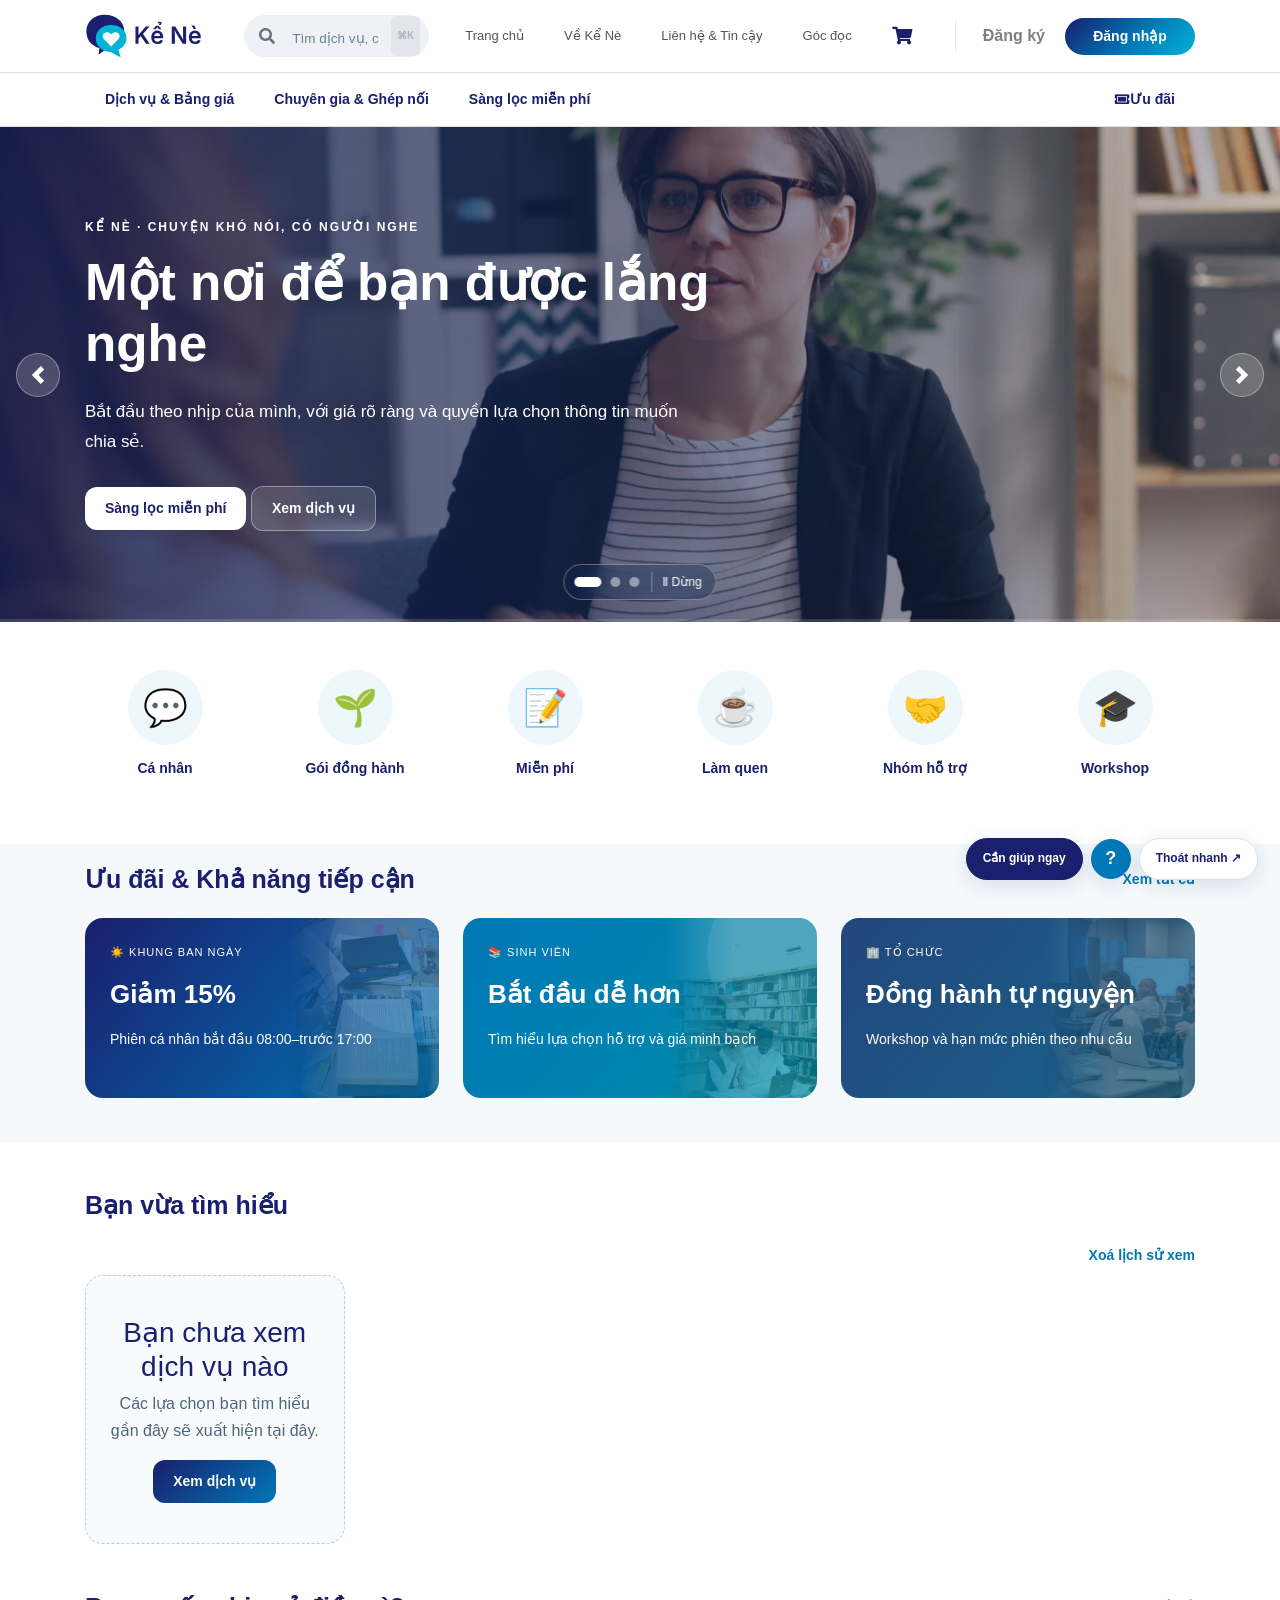
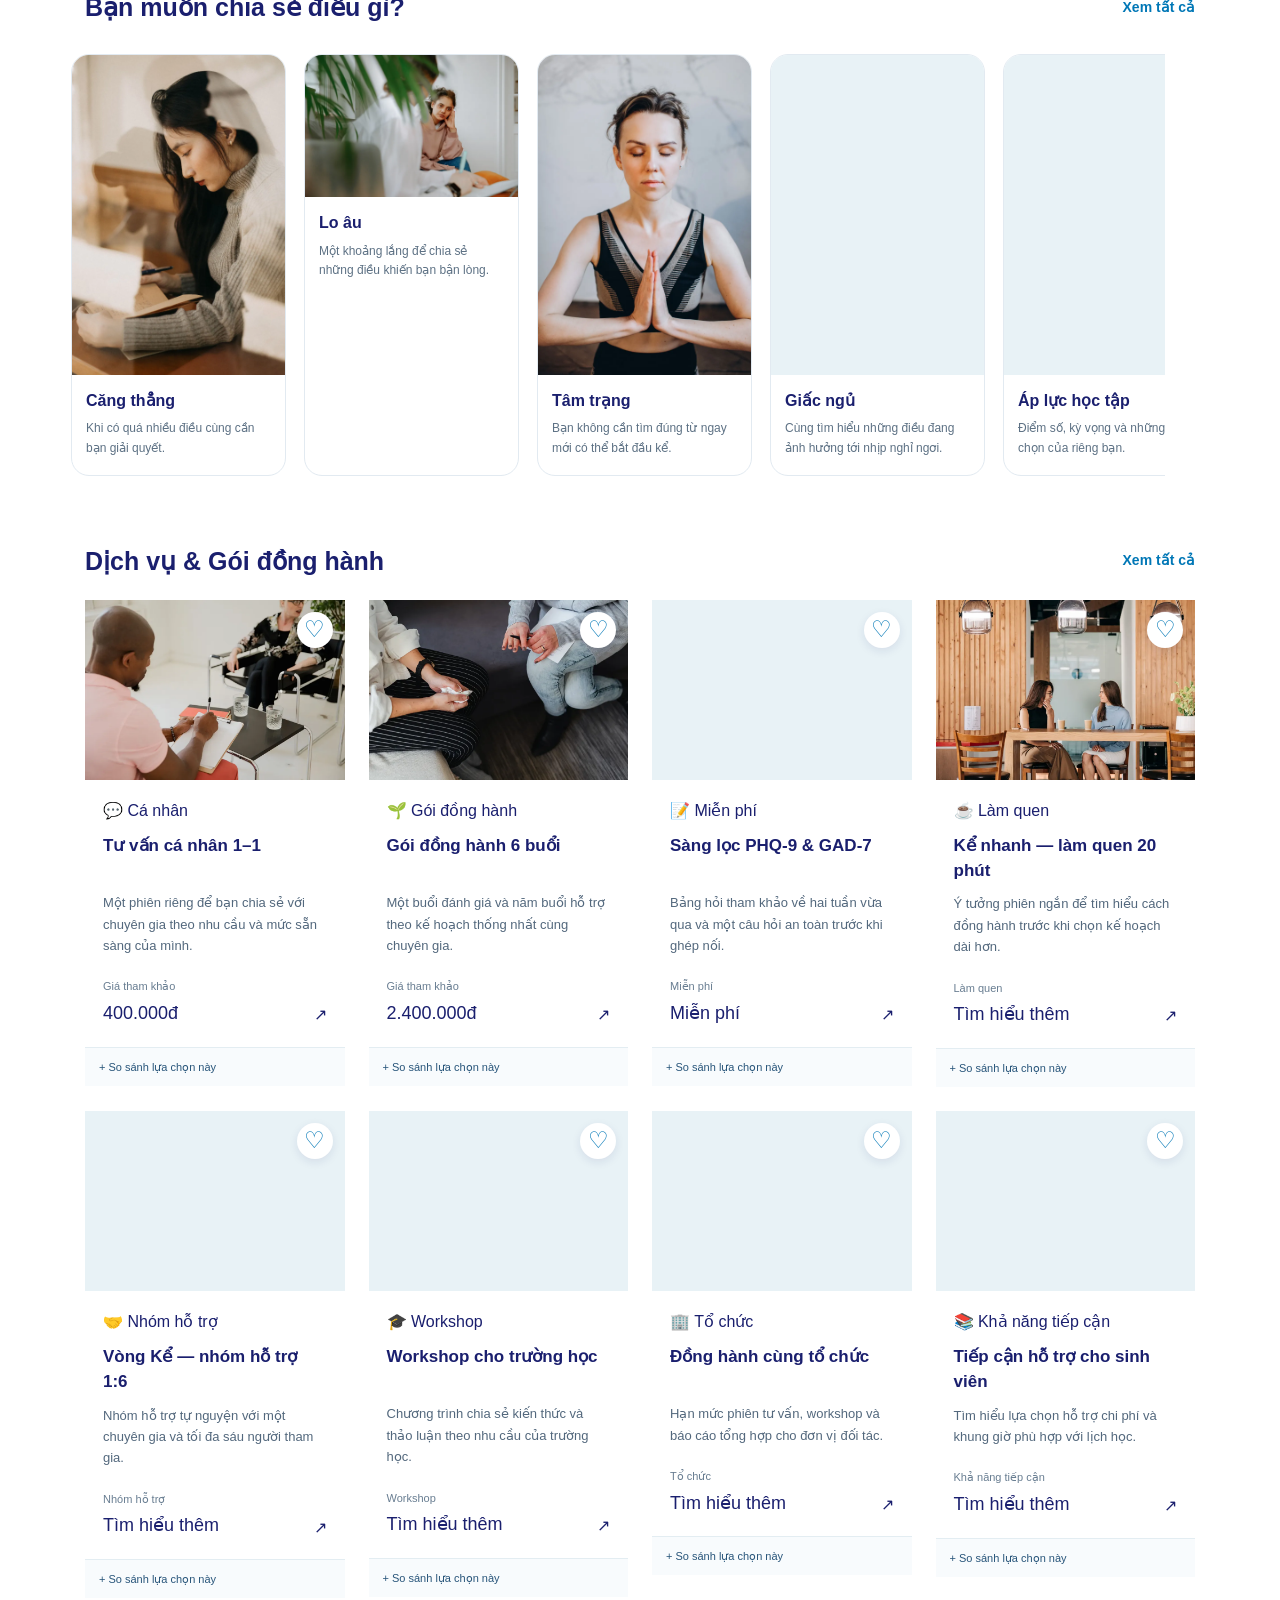
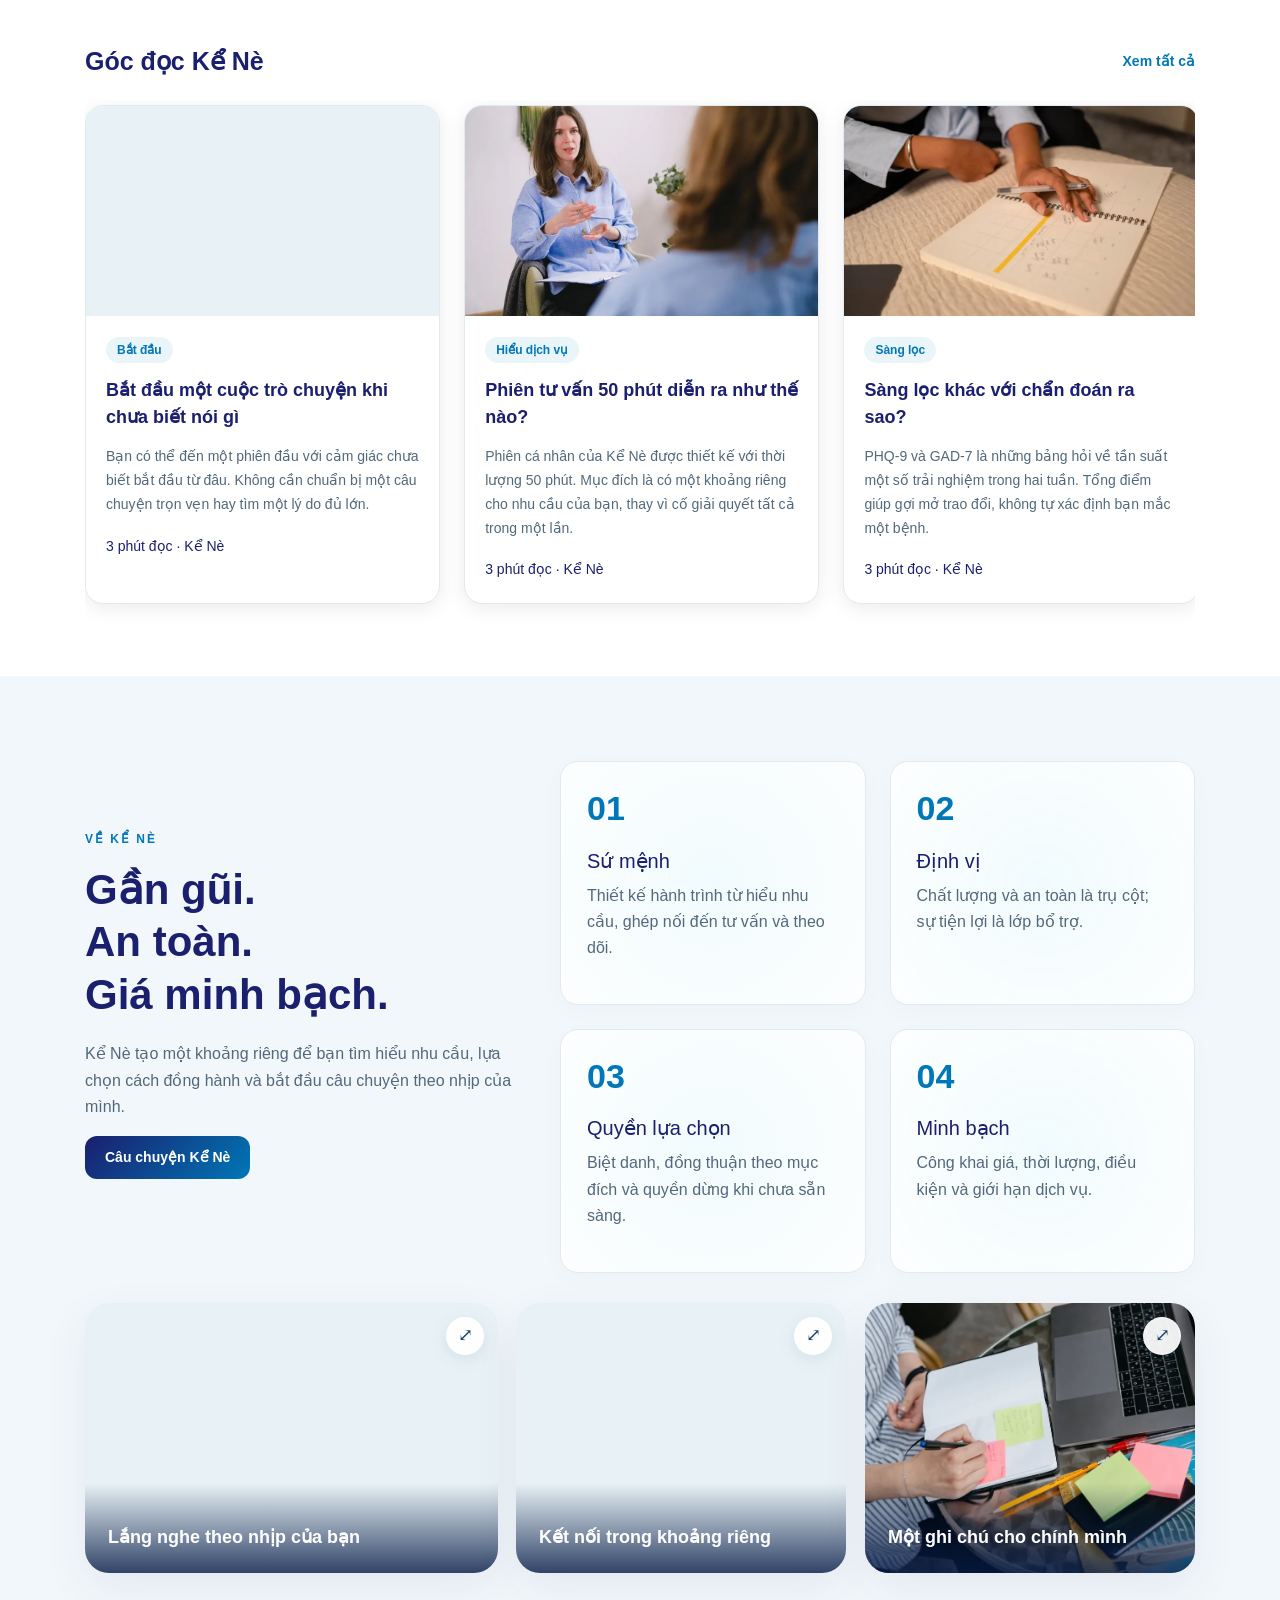
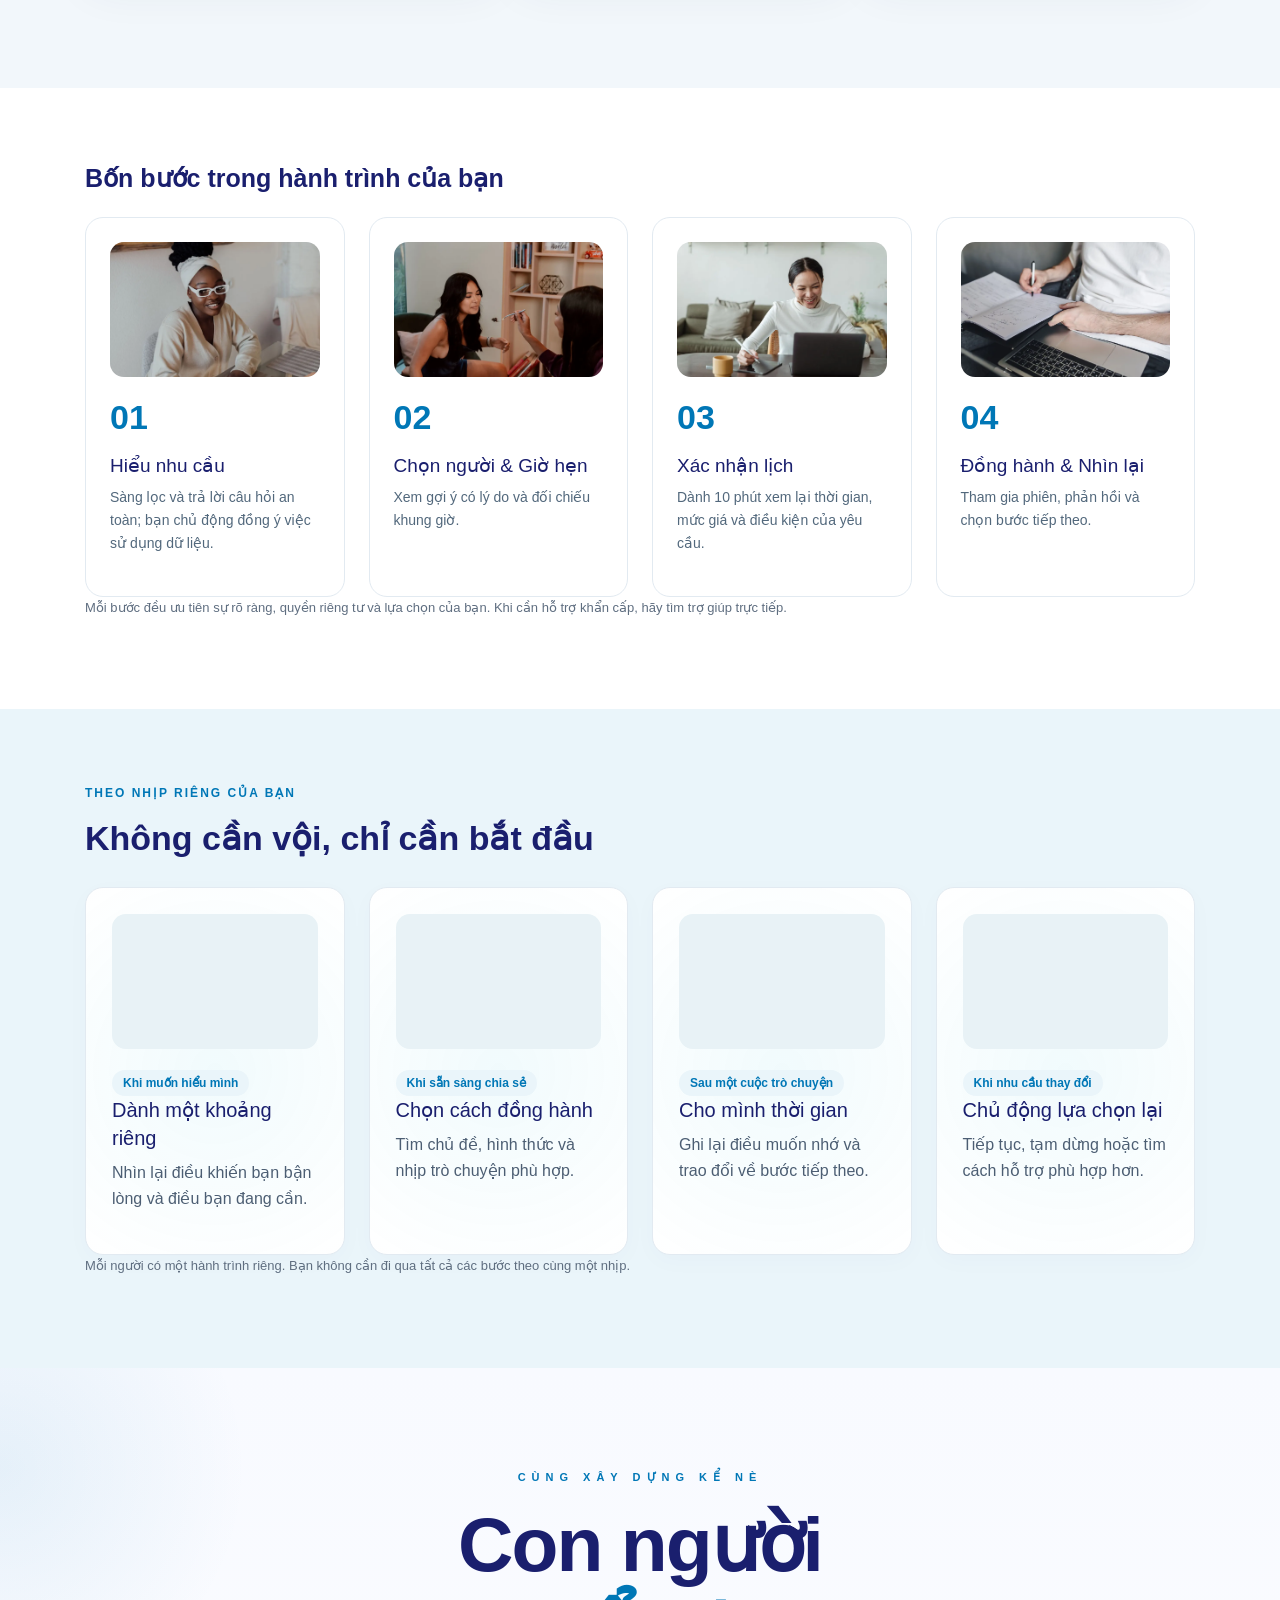
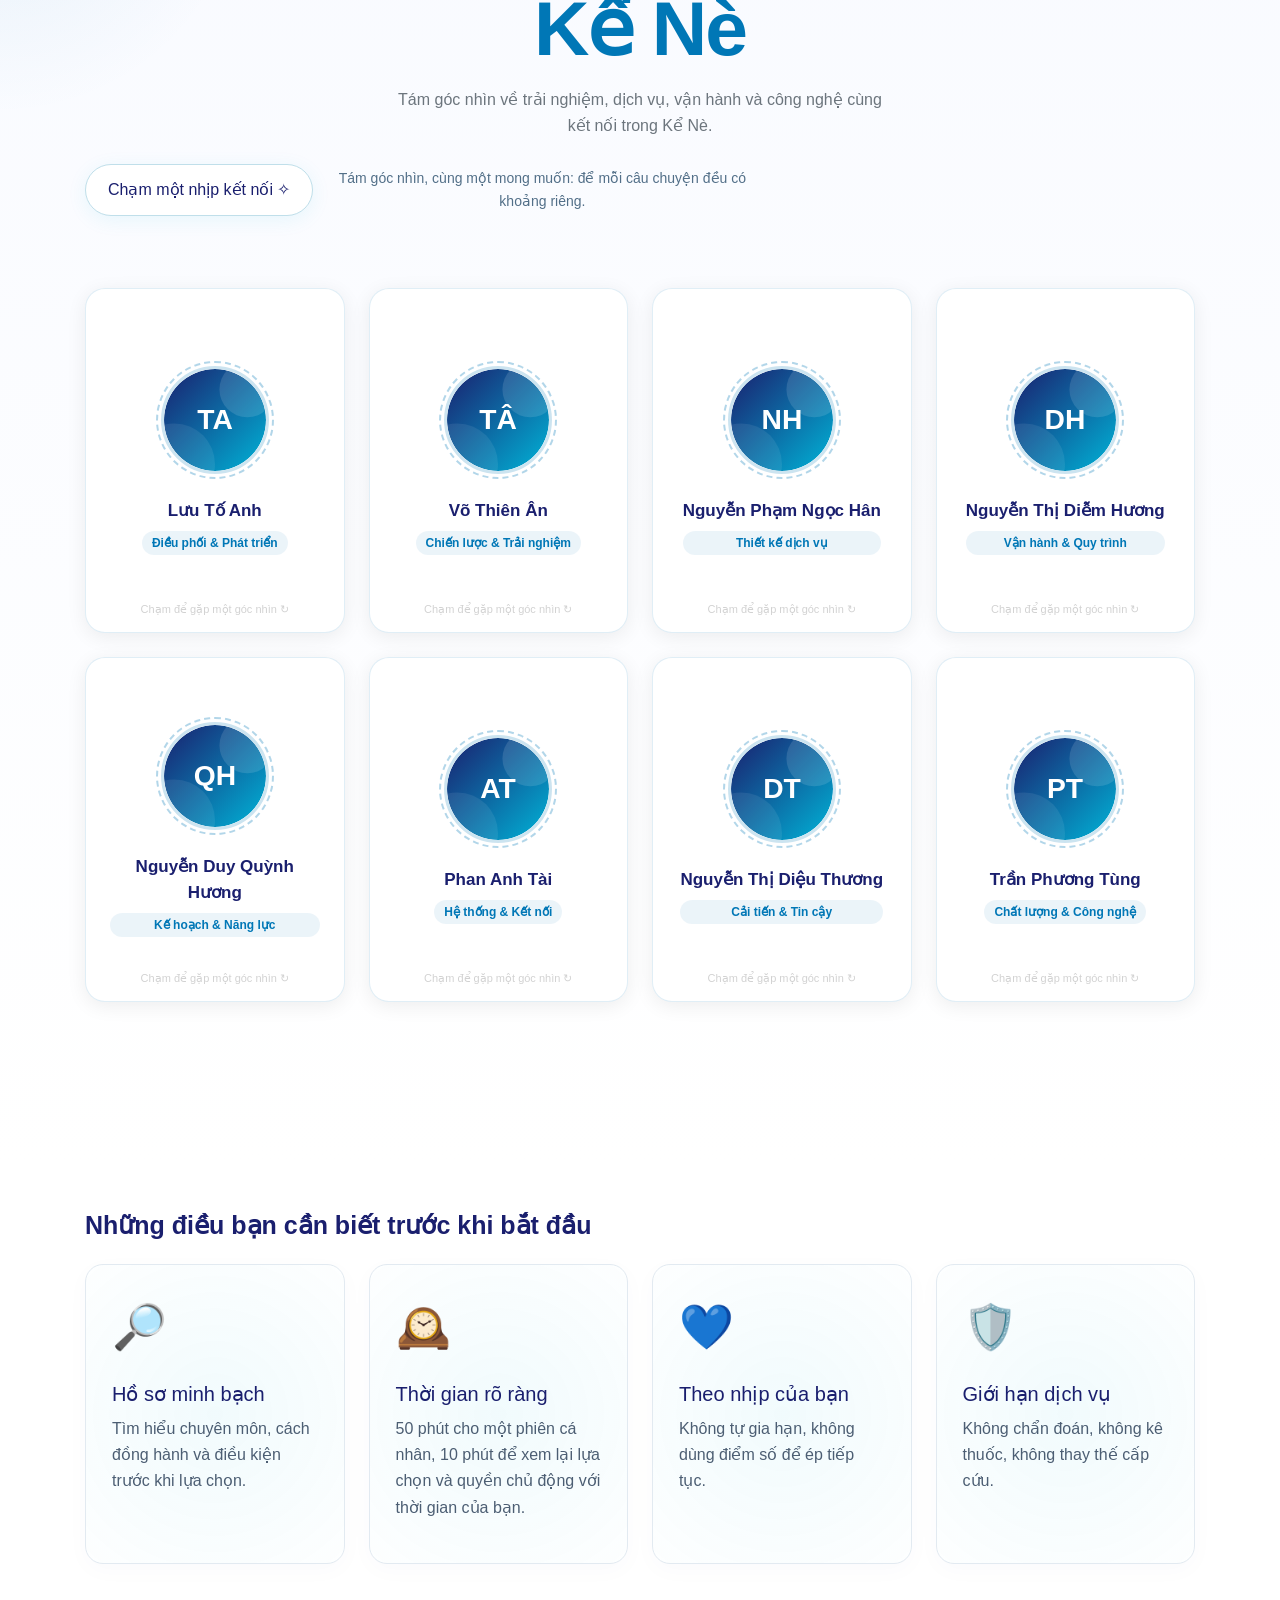
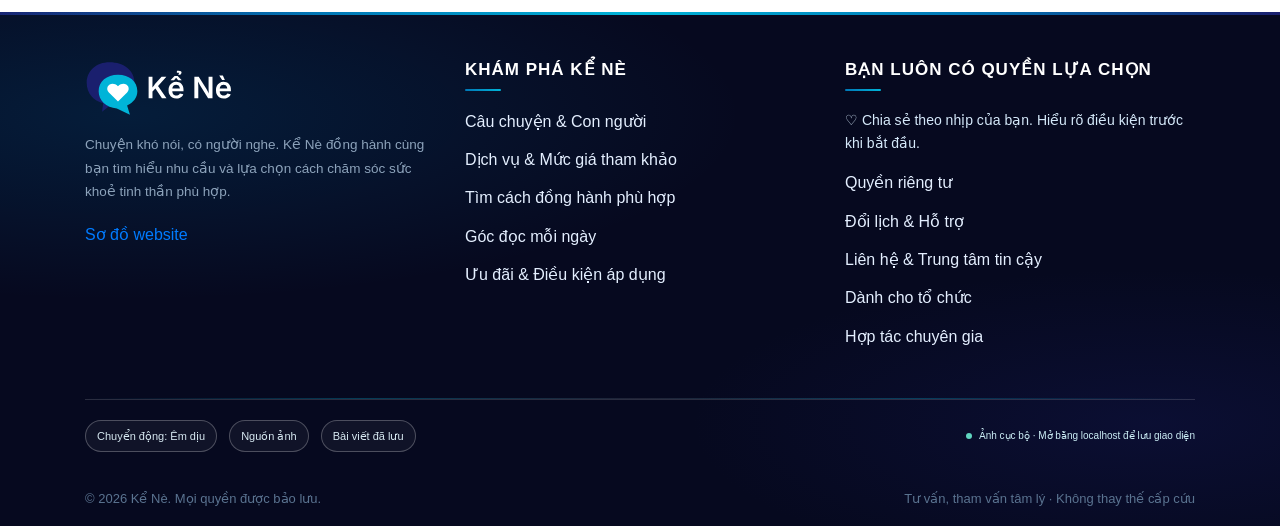
<file: index.html>
<!DOCTYPE html>
<html lang="vi"><head><meta charset="UTF-8"><meta name="viewport" content="width=device-width,initial-scale=1"><meta name="description" content="Khám phá Kể Nè, dịch vụ, góc đọc và đội Kể Nè."><meta name="theme-color" content="#0077b6"><meta name="referrer" content="strict-origin-when-cross-origin"><title>Trang chủ | Kể Nè</title><link rel="stylesheet" href="css/bootstrap.min.css"><link rel="stylesheet" href="css/fontawesome.min.css"><link rel="stylesheet" href="css/fonts.css"><link rel="stylesheet" href="css_trangchu.css"><style>

        
        .cate-icon-wrap {
            width: 80px; height: 80px;
            border-radius: 20px;
            background: linear-gradient(135deg, #f0f7ff, #e8f4fd);
            display: flex; align-items: center; justify-content: center;
            margin: 0 auto 12px;
            transition: all 0.3s ease;
            box-shadow: 0 4px 15px rgba(0,119,182,0.1);
        }
        .cate-sticker {
            font-size: 36px;
            transition: transform 0.3s cubic-bezier(0.34,1.56,0.64,1);
            display: block; line-height: 1;
        }
        .cate-item:hover .cate-icon-wrap {
            background: linear-gradient(135deg, #0077b6, #00b4d8);
            box-shadow: 0 8px 25px rgba(0,119,182,0.35);
            transform: translateY(-4px);
        }
        
        [data-cate="session"]:hover    .cate-sticker { animation: spin-globe   0.6s ease; }
        [data-cate="cruise"]:hover  .cate-sticker { animation: sail          0.8s ease infinite alternate; }
        [data-cate="culture"]:hover .cate-sticker { animation: glow-pulse    0.5s ease infinite alternate; }
        [data-cate="ticket"]:hover  .cate-sticker { animation: ticket-shake  0.4s ease; }
        [data-cate="all"]:hover     .cate-sticker { animation: sparkle       0.4s ease infinite alternate; }

        
        [data-cate="park"]:hover .cate-icon-wrap {
            transform: translateY(-4px);
            background: linear-gradient(135deg, #0077b6, #00b4d8);
            box-shadow: 0 8px 25px rgba(0,119,182,0.35);
            animation: none;
        }
        [data-cate="park"]:hover .cate-sticker      { animation: none; }
        [data-cate="park"]:hover .ferris-wheel-spin  { animation: ferris-spin 1.2s linear infinite; }
        
        [data-cate="park"]:hover #sticker-park line,
        [data-cate="park"]:hover #sticker-park circle:not([fill="#1a1f6e"]):not([r="3.5"]) { stroke: rgba(255,255,255,0.9); }
        [data-cate="park"]:hover #sticker-park .ferris-wheel-spin circle[r="20"]          { stroke: rgba(255,255,255,0.9); }
        [data-cate="park"]:hover #sticker-park rect                                        { opacity: 0.9; }

        @keyframes spin-globe   { 0%{transform:rotate(0)} 100%{transform:rotate(360deg)} }
        @keyframes sail         { 0%{transform:translateX(-6px) rotate(-5deg)} 100%{transform:translateX(6px) rotate(5deg)} }
        @keyframes glow-pulse   { 0%{transform:scale(1)} 100%{transform:scale(1.25)} }
        @keyframes ticket-shake { 0%,100%{transform:rotate(0)} 25%{transform:rotate(-10deg)} 75%{transform:rotate(10deg)} }
        @keyframes ferris-spin  { 0%{transform:rotate(0)} 100%{transform:rotate(360deg)} }
        @keyframes sparkle      { 0%{transform:scale(1) rotate(0)} 100%{transform:scale(1.3) rotate(20deg)} }

        
        .all-services-panel {
            position: fixed; top: 0; right: -420px;
            width: 400px; height: 100vh;
            background: #fff; z-index: 10000;
            box-shadow: -10px 0 40px rgba(0,0,0,0.15);
            transition: right 0.4s cubic-bezier(0.34,1.56,0.64,1);
            overflow-y: auto;
        }
        .all-services-panel.open { right: 0; }
        .all-panel-inner { padding: 60px 25px 30px; }
        .all-panel-close {
            position: absolute; top: 15px; right: 15px;
            background: #f0f4f8; border: none;
            width: 36px; height: 36px; border-radius: 50%;
            font-size: 14px; color: #1a1f6e;
            cursor: pointer !important; transition: 0.2s;
        }
        .all-panel-close:hover { background: #1a1f6e; color: #fff; }
        .all-panel-overlay {
            position: fixed; inset: 0;
            background: rgba(0,0,0,0.4); z-index: 9999;
            opacity: 0; pointer-events: none;
            transition: opacity 0.3s; backdrop-filter: blur(3px);
        }
        .all-panel-overlay.open { opacity: 1; pointer-events: all; }
        .panel-section-title {
            font-size: 13px; font-weight: 700; color: #1a1f6e;
            letter-spacing: 0.5px; border-bottom: 2px solid #e8f4fd;
            padding-bottom: 8px; margin-bottom: 12px;
        }
        .panel-grid { display: grid; grid-template-columns: 1fr 1fr; gap: 10px; }
        .panel-item {
            display: flex; align-items: center; gap: 8px;
            padding: 10px 14px; border-radius: 10px;
            background: #f8fafc; text-decoration: none !important;
            color: #1a1f6e; font-size: 13px; font-weight: 500;
            transition: all 0.2s; border: 1px solid transparent;
        }
        .panel-item:hover {
            background: linear-gradient(135deg,#1a1f6e,#0077b6);
            color: #fff !important; transform: translateX(4px);
        }
        .panel-item span { font-size: 18px; }
        .panel-item-note { opacity: 0.5; pointer-events: none; }

        
        .kham-pha-box {
            background: var(--gradient-brand);
            box-shadow: 0 10px 25px rgba(26,31,110,0.25);
            min-height: 150px; position: relative; overflow: hidden;
        }
        .kham-pha-box::before {
            content: ''; position: absolute; top: -50px; right: -50px;
            width: 200px; height: 200px; border-radius: 50%;
            background: rgba(255,255,255,0.05);
        }
        .kham-pha-placeholder {
            border: 2px dashed rgba(255,255,255,0.4);
            border-radius: 12px; padding: 15px 20px; display: inline-block;
        }
        .kham-pha-icon-float { font-size: 80px; animation: float-map 3s ease-in-out infinite; }
        @keyframes float-map { 0%,100%{transform:translateY(0)} 50%{transform:translateY(-15px)} }

        
        .blog-cards-row { display: grid; grid-template-columns: repeat(3,1fr); gap: 24px; }
        @media (max-width:768px) { .blog-cards-row { grid-template-columns: 1fr; } }
        .blog-card {
            border-radius: 16px; overflow: hidden; background: #fff;
            box-shadow: 0 4px 20px rgba(0,0,0,0.08);
            transition: all 0.4s cubic-bezier(0.165,0.84,0.44,1);
            cursor: pointer !important;
        }
        .blog-card:hover { transform: translateY(-12px) rotateX(2deg); box-shadow: 0 20px 40px rgba(0,119,182,0.2); }
        .blog-card-img {
            height: 140px; display: flex; align-items: center;
            justify-content: center; position: relative; overflow: hidden;
        }
        .blog-emoji { font-size: 56px; animation: float-emoji 3s ease-in-out infinite; }
        @keyframes float-emoji { 0%,100%{transform:translateY(0) rotate(0)} 50%{transform:translateY(-8px) rotate(5deg)} }
        .blog-card-body { padding: 18px; }
        .blog-tag {
            background: #e8f4fd; color: #0077b6; font-size: 11px; font-weight: 700;
            padding: 3px 10px; border-radius: 20px; display: inline-block;
            margin-bottom: 8px; letter-spacing: 0.5px;
        }
        .blog-card-body h6 { color: #1a1f6e; font-size: 15px; font-weight: 700; line-height: 1.4; }
        .blog-card-body p  { font-size: 13px; line-height: 1.5; }
        .blog-read-more {
            color: #0077b6; font-size: 13px; font-weight: 700;
            text-decoration: none !important; display: inline-flex;
            align-items: center; gap: 6px; transition: gap 0.2s;
        }
        .blog-read-more:hover { gap: 10px; color: #1a1f6e; }

        
        
        
        
        .why-kene-section {
            background: #fff;
            padding: 80px 0;
            overflow: hidden;  
            position: relative;
        }
        .why-title    { color:var(--dark-blue); font-size:2.2rem; }
        .why-subtitle { color:var(--text-muted); font-size:15px; }

        
        .why-cards-wrap {
            display: flex;
            gap: 0;               
            align-items: stretch;
            border-radius: 20px;
            overflow: hidden;     
            border: 1px solid rgba(0,119,182,.1);
        }
        @media(max-width:992px){ .why-cards-wrap{ flex-wrap:wrap; border-radius:16px; } }
        @media(max-width:576px){ .why-cards-wrap{ flex-direction:column; } }

        
        .why-card {
            flex: 1; min-width: 0;
            background: #f8faff;
            border: none;
            border-right: 1px solid rgba(0,119,182,.08);
            padding: 36px 22px;
            text-align: center; color: var(--dark-blue);
            position: relative; cursor: pointer!important;
            overflow: hidden;
            transition:
                flex       .44s cubic-bezier(.22,1,.36,1),
                opacity    .36s ease,
                background .36s ease;
            
        }
        .why-card:last-child { border-right: none; }

        
        .why-cards-wrap.why-active .why-card:not(.why-focused) {
            flex: 0.5;
            opacity: 0.3;
        }
        
        .why-card.why-focused {
            flex: 2.5;
            background: linear-gradient(140deg, #1a1f6e 0%, #0077b6 55%, #00b4d8 100%);
            border-right-color: transparent;
        }

        
        .why-card-glow {
            position: absolute; top: -30%; left: -30%;
            width: 160%; height: 160%;
            background: radial-gradient(circle, rgba(0,180,216,.15) 0%, transparent 55%);
            opacity: 0; pointer-events: none;
            transition: opacity .4s ease;
        }
        .why-card.why-focused .why-card-glow { opacity: 1; }

        
        .why-icon-3d {
            font-size: 46px; display: block; margin-bottom: 14px;
            transition: transform .42s cubic-bezier(.34,1.56,.64,1);
        }
        .why-card.why-focused .why-icon-3d { transform: scale(1.12) rotate(-3deg); }

        
        .why-card h5 { font-size: 15px; font-weight: 800; margin-bottom: 8px; transition: color .3s; }
        .why-card p  { font-size: 13px; line-height: 1.68; color: #6c757d; transition: color .3s; }
        .why-card.why-focused h5,
        .why-card.why-focused p { color: rgba(255,255,255,.92); }

        
        .why-stat { margin-top: 14px; font-size: 26px; font-weight: 900; color: var(--primary-blue); line-height: 1; transition: color .3s; }
        .why-stat span { display:block; font-size:11px; font-weight:600; letter-spacing:1px; color:var(--text-muted); transition: color .3s; }
        .why-card.why-focused .why-stat { color: #00e5ff; }
        .why-card.why-focused .why-stat span { color: rgba(255,255,255,.6); }

        
        .why-card-detail { max-height:0; overflow:hidden; opacity:0; transition: max-height .44s cubic-bezier(.22,1,.36,1), opacity .34s ease .04s; }
        .why-card.why-focused .why-card-detail { max-height: 220px; opacity: 1; }

        .why-detail-list { list-style:none; padding:0; margin:12px 0 0; display:flex; flex-direction:column; gap:6px; }
        .why-detail-list li { font-size:12.5px; color:rgba(255,255,255,.9); display:flex; align-items:flex-start; gap:8px; text-align:left; }
        .why-detail-list li i { color:#00e5ff; font-size:11px; flex-shrink:0; margin-top:2px; }

        .why-cta-link { display:inline-flex; align-items:center; gap:6px; margin-top:12px; font-size:12.5px; font-weight:800; color:#fff!important; text-decoration:none!important; background:rgba(255,255,255,.15); border:1.5px solid rgba(255,255,255,.3); border-radius:20px; padding:7px 16px; transition:background .22s,gap .22s; }
        .why-cta-link:hover { background:rgba(255,255,255,.26); gap:10px; }
        
        .sub-voucher-link {
            color: var(--text-dark) !important; font-weight: 600 !important;
            font-size: 14px !important; background: none !important;
            border-radius: 0 !important; padding: 15px 20px !important;
            box-shadow: none !important; white-space: nowrap;
        }
        .sub-voucher-link:hover { color: var(--primary-blue) !important; background: rgba(0,119,182,0.06) !important; }
        .sub-voucher-link i { font-size: 13px; }

        
        

        
        
        .carousel-control-prev,
        .carousel-control-next {
            width: 44px !important; height: 44px !important;
            top: 50% !important; bottom: auto !important;
            transform: translateY(-50%);
            background: rgba(255,255,255,0.18) !important;
            backdrop-filter: blur(6px);
            border-radius: 50% !important;
            border: 1.5px solid rgba(255,255,255,0.35) !important;
            opacity: 1 !important; margin: 0 16px;
            transition: all 0.3s ease !important;
        }
        .carousel-control-prev:hover,
        .carousel-control-next:hover {
            background: rgba(255,255,255,0.38) !important;
            transform: translateY(-50%) scale(1.08);
        }
        .carousel-control-prev-icon,
        .carousel-control-next-icon { width: 18px !important; height: 18px !important; }

        
        .vtl-item { position: relative; cursor: pointer !important; }
        .vtl-item:hover .vtl-year { transform: translateX(4px); transition: transform 0.25s ease; }

        
        #visionOrbit { transition: opacity 0.35s ease, transform 0.35s ease; }
        #visionOrbit.orbit-hidden {
            opacity: 0 !important;
            transform: scale(0.88) !important;
            pointer-events: none !important;
        }
        
        .vyp-bg-ring {
            position: absolute; border-radius: 50%;
            border: 1.5px dashed rgba(0,119,182,0.12);
            pointer-events: none; top: 50%; left: 50%;
            transform: translate(-50%,-50%);
        }
        .vyp-bg-ring-1 { width: 160px; height: 160px; animation: vyp-spin 18s linear infinite; }
        .vyp-bg-ring-2 { width: 260px; height: 260px; animation: vyp-spin 28s linear infinite reverse; }
        .vyp-bg-ring-3 { width: 360px; height: 360px; animation: vyp-spin 38s linear infinite; }
        @keyframes vyp-spin { to { transform: translate(-50%,-50%) rotate(360deg); } }
        

        
        .blog-home-row {
            display: flex;
            overflow-x: auto;
            scroll-behavior: smooth;
            gap: 20px;
            padding: 10px 0;
            flex-wrap: nowrap;
            scrollbar-width: none;
            flex: 1;
            min-width: 0;
        }
        .blog-home-row::-webkit-scrollbar { display: none; }

        .blog-home-card {
            flex: 0 0 calc(25% - 16px);
            min-width: 240px;
            max-width: 300px;
            background: #fff;
            border-radius: 20px;
            overflow: hidden;
            box-shadow: 0 4px 20px rgba(0,119,182,0.07);
            border: 1px solid rgba(0,119,182,0.08);
            cursor: pointer !important;
            transition: all 0.35s cubic-bezier(0.34, 1.2, 0.64, 1);
            display: flex;
            flex-direction: column;
            flex-shrink: 0;
        }
        .blog-home-card:hover {
            transform: translateY(-10px);
            box-shadow: 0 20px 48px rgba(0,119,182,0.18);
            border-color: rgba(0,119,182,0.2);
        }
        .bhc-img-wrap {
            position: relative;
            width: 100%;
            height: 190px;
            overflow: hidden;
        }
        .bhc-img {
            width: 100%; height: 100%;
            object-fit: cover; display: block;
            transition: transform 0.5s ease;
        }
        .blog-home-card:hover .bhc-img { transform: scale(1.08); }
        .bhc-cat {
            position: absolute; top: 12px; left: 12px;
            background: var(--gradient-brand);
            color: #fff; font-size: 10px; font-weight: 800;
            letter-spacing: 0.5px; text-transform: uppercase;
            padding: 3px 10px; border-radius: 20px; z-index: 2;
        }
        .bhc-body {
            padding: 16px; flex: 1;
            display: flex; flex-direction: column; gap: 8px;
        }
        .bhc-title {
            font-size: 14px; font-weight: 800;
            color: var(--dark-blue); line-height: 1.45;
            display: -webkit-box; -webkit-line-clamp: 2;
            -webkit-box-orient: vertical; overflow: hidden;
            margin: 0; transition: color 0.2s;
        }
        .blog-home-card:hover .bhc-title { color: var(--primary-blue); }
        .bhc-meta {
            display: flex; align-items: center; gap: 10px;
            font-size: 11px; color: #9baab8; font-weight: 500;
            margin-top: auto;
        }
        .bhc-meta i { color: var(--teal-light); font-size: 11px; }
        .bhc-btn {
            display: inline-flex; align-items: center; gap: 5px;
            color: var(--primary-blue); font-size: 12px; font-weight: 800;
            transition: gap 0.2s;
        }
        .blog-home-card:hover .bhc-btn { gap: 9px; }


        

        
        
        #hero-search-overlay {
            position: absolute;
            bottom: 90px;
            left: 0; right: 0;
            z-index: 30;
            pointer-events: auto;
        }
        
        .hero-search-box {
            position: relative;
            max-width: 680px;
            margin: 0 auto;
            transition: max-width 0.35s cubic-bezier(0.34,1.2,0.64,1);
            overflow: visible;
        }
        
        .hero-search-box.expanded { max-width: 820px; }

        
        .hero-search-inner {
            display: flex; align-items: center;
            background: #fff;
            border-radius: 50px;
            box-shadow: 0 8px 40px rgba(0,0,0,0.28);
            padding: 6px 8px 6px 22px;
            border: 2px solid transparent;
            transition: box-shadow 0.25s, border-radius 0.25s, border-color 0.25s;
        }
        
        .hero-search-box.expanded .hero-search-inner {
            box-shadow: 0 12px 56px rgba(0,119,182,0.25);
            border-color: rgba(0,119,182,0.3);
            border-radius: 18px 18px 0 0;
        }
        .hero-search-icon {
            color: #aab4c0; font-size: 16px; margin-right: 10px; flex-shrink: 0;
            transition: color 0.2s;
        }
        .hero-search-box.expanded .hero-search-icon { color: #0077b6; }
        .hero-search-input {
            flex: 1; border: none; outline: none;
            font-size: 15px; font-weight: 500; color: #1a1f6e;
            background: transparent; padding: 9px 0;
        }
        .hero-search-input::placeholder { color: #aab4c0; }
        .hero-search-btn {
            flex-shrink: 0;
            background: linear-gradient(135deg,#1a1f6e,#0077b6);
            color: #fff; border: none; border-radius: 40px;
            padding: 10px 24px; font-size: 14px; font-weight: 800;
            cursor: pointer !important; white-space: nowrap;
            transition: opacity 0.2s, transform 0.2s;
        }
        .hero-search-btn:hover { opacity: 0.88; transform: scale(1.03); }

        

        



        

        
        .jrn-grid {
            display: grid;
            grid-template-columns: repeat(4, 1fr);
            gap: 20px;
            position: relative; z-index: 2;
        }
        @media (max-width: 992px) { .jrn-grid { grid-template-columns: repeat(2, 1fr); } }
        @media (max-width: 576px) { .jrn-grid { grid-template-columns: 1fr; } }

        
        .jrn-card {
            position: relative;
            border-radius: 24px;
            overflow: hidden;
            min-height: 380px;
            background: #fff;
            border: 1px solid rgba(0,119,182,0.1);
            box-shadow: 0 6px 28px rgba(0,0,0,0.07);
            cursor: pointer !important;
            
            transform-style: preserve-3d;
            transition: box-shadow 0.4s ease, border-color 0.4s ease;
            
            will-change: transform;
        }
        .jrn-card:hover {
            box-shadow: 0 24px 60px rgba(0,119,182,0.22);
            border-color: rgba(0,119,182,0.25);
        }

        
        .jrn-bg-layer {
            position: absolute; inset: -10%;  
            background-size: cover;
            background-position: center;
            opacity: 0;
            transition: opacity 0.5s ease, transform 0.1s linear;
            z-index: 0;
            will-change: transform;
        }
        .jrn-card:hover .jrn-bg-layer {
            opacity: 0.18;  
        }

        
        .jrn-overlay {
            position: absolute; inset: 0;
            background: linear-gradient(160deg, rgba(26,31,110,0) 0%, rgba(0,119,182,0.06) 100%);
            z-index: 1;
            transition: background 0.4s ease;
        }
        .jrn-card:hover .jrn-overlay {
            background: linear-gradient(160deg, rgba(26,31,110,0.04) 0%, rgba(0,119,182,0.1) 100%);
        }

        
        .jrn-default-content {
            position: relative; z-index: 2;
            padding: 32px 26px;
            display: flex; flex-direction: column; gap: 16px;
            transition: transform 0.45s cubic-bezier(0.34,1.2,0.64,1),
                        opacity 0.35s ease;
            height: 100%;
        }
        .jrn-card:hover .jrn-default-content {
            transform: translateY(-12px);
            opacity: 0.08;  
        }

        
        .jrn-number {
            position: absolute; top: 20px; right: 22px;
            font-size: 60px; font-weight: 900; line-height: 1;
            color: rgba(0,119,182,0.06);
            letter-spacing: -3px; pointer-events: none; user-select: none;
            transition: color 0.4s ease;
        }
        .jrn-card:hover .jrn-number { color: rgba(0,119,182,0.12); }

        
        .jrn-icon-wrap {
            position: relative;
            width: 70px; height: 70px;
            display: flex; align-items: center; justify-content: center;
        }
        .jrn-icon {
            font-size: 34px;
            position: relative; z-index: 2;
            transition: transform 0.4s cubic-bezier(0.34,1.56,0.64,1);
            display: block;
        }
        .jrn-card:hover .jrn-icon { transform: scale(1.2) rotate(-8deg); }
        .jrn-icon-ring {
            position: absolute; inset: 0;
            border-radius: 50%;
            background: linear-gradient(135deg, #e8f4fd, #cce8f6);
            transition: transform 0.4s ease, border-radius 0.4s ease;
        }
        .jrn-card:hover .jrn-icon-ring {
            transform: rotate(15deg) scale(1.08);
            border-radius: 30%;
        }

        
        .jrn-title {
            font-size: 20px; font-weight: 800;
            color: var(--dark-blue); margin: 0;
            transition: transform 0.4s ease;
        }

        
        .jrn-stat {
            display: flex; align-items: baseline; gap: 6px;
            padding: 10px 14px;
            background: linear-gradient(135deg,#f0f7ff,#e8f4fd);
            border-radius: 12px;
            margin-top: auto;
        }
        .jrn-stat-num {
            font-size: 26px; font-weight: 900;
            color: var(--primary-blue);
        }
        .jrn-stat-lbl {
            font-size: 13px; color: var(--text-muted); font-weight: 500;
        }

        
        .jrn-bottom-line {
            position: absolute; bottom: 0; left: 0;
            height: 3px; width: 0%;
            background: var(--gradient-brand);
            transition: width 0.5s cubic-bezier(0.34,1.2,0.64,1);
            border-radius: 0 0 24px 24px;
        }
        .jrn-card:hover .jrn-bottom-line { width: 100%; }

        
        .jrn-reveal-content {
            position: absolute; inset: 0;
            z-index: 3;
            padding: 28px 26px;
            display: flex; flex-direction: column; gap: 12px;
            background: linear-gradient(160deg, #1a1f6e 0%, #0077b6 60%, #00b4d8 100%);
            
            transform: translateY(100%);
            opacity: 0;
            transition: transform 0.48s cubic-bezier(0.34,1.1,0.64,1),
                        opacity 0.35s ease;
            overflow-y: auto;
        }
        
        .jrn-card:hover .jrn-reveal-content {
            transform: translateY(0);
            opacity: 1;
        }

        
        .jrn-reveal-icon {
            font-size: 36px; line-height: 1;
            animation: jrn-icon-bounce 0.5s cubic-bezier(0.34,1.56,0.64,1) both;
        }
        @keyframes jrn-icon-bounce {
            0% { transform: scale(0.5) rotate(-15deg); opacity:0; }
            100% { transform: scale(1) rotate(0); opacity:1; }
        }

        
        .jrn-reveal-title {
            font-size: 17px; font-weight: 900;
            color: #fff; margin: 0; line-height: 1.3;
        }

        
        .jrn-reveal-desc {
            font-size: 13px; color: rgba(255,255,255,0.85);
            line-height: 1.65; margin: 0;
        }
        .jrn-reveal-desc strong { color: #00e5ff; font-weight: 700; }

        
        .jrn-reveal-list {
            list-style: none; padding: 0; margin: 0;
            display: flex; flex-direction: column; gap: 6px;
        }
        .jrn-reveal-list li {
            font-size: 12px; color: rgba(255,255,255,0.9);
            display: flex; align-items: center; gap: 7px;
        }
        .jrn-reveal-list li i {
            color: #00e5ff; font-size: 11px; flex-shrink: 0;
        }

        
        .jrn-reveal-btn {
            display: inline-flex; align-items: center; gap: 7px;
            margin-top: auto;
            background: rgba(255,255,255,0.15);
            border: 1.5px solid rgba(255,255,255,0.35);
            color: #fff !important;
            text-decoration: none !important;
            font-size: 13px; font-weight: 800;
            padding: 9px 18px; border-radius: 30px;
            transition: background 0.2s, gap 0.2s, transform 0.2s;
            cursor: pointer !important;
            align-self: flex-start;
        }
        .jrn-reveal-btn:hover {
            background: rgba(255,255,255,0.25);
            gap: 11px;
            transform: translateX(3px);
        }
        .jrn-reveal-btn i { font-size: 11px; }

        
        .blog-scroll-wrapper,
        .hoat-dong-scroll-wrapper,
        .kene-scroll-wrapper,
        .dest-scroll-wrapper {
            
            margin-left:  -22px;
            margin-right: -22px;
            padding-left:  8px;
            padding-right: 8px;
            gap: 0;         
        }
        
        .blog-scroll-wrapper  .nav-arrow-btn,
        .hoat-dong-scroll-wrapper .nav-arrow-btn,
        .kene-scroll-wrapper .nav-arrow-btn,
        .dest-scroll-wrapper  .nav-arrow-btn {
            flex-shrink: 0;
            margin: 0 6px;   
        }
        
        .blog-scroll-wrapper .blog-home-row { flex: 1; min-width: 0; }

        
        .jrn-preview-desc {
            font-size: 13px;
            color: #6b7a90;
            line-height: 1.6;
            margin: 0;
            
            transition: opacity 0.35s ease;
        }
        .jrn-preview-desc strong { color: var(--primary-blue); font-weight: 700; }

        
    
        
        .blog-home-card {
            flex: 0 0 270px !important;
            min-width: 270px !important;
            max-width: 270px !important;
            width: 270px !important;
        }
        .bhc-img-wrap {
            height: 180px !important;
        }
        .bhc-title {
            font-size: 13.5px !important;
            line-height: 1.5 !important;
            -webkit-line-clamp: 3 !important;
            min-height: 0 !important;
            height: auto !important;
            max-height: none !important;
        }
        .bhc-body {
            padding: 14px !important;
            gap: 6px !important;
        }
        
        #blog-home-row {
            gap: 16px !important;
            padding: 8px 4px !important;
            align-items: stretch !important;
        }


        
        #hoat-dong-row {
            display: grid !important;
            grid-template-columns: repeat(4, 1fr) !important;
            gap: 20px !important;
            overflow: visible !important;
            overflow-x: visible !important;
            flex: 1 !important;
            min-width: 0 !important;
            padding: 10px 0 !important;
        }
        #hoat-dong-row > .col-md-3 {
            flex: none !important;
            min-width: 0 !important;
            max-width: none !important;
            width: 100% !important;
            padding: 0 !important;
            margin: 0 !important;
        }
        #hoat-dong-row > .col-md-3.hd-hidden {
            display: none !important;
        }

        
        #blog-home-row {
            display: grid !important;
            grid-template-columns: repeat(3, 1fr) !important;
            gap: 20px !important;
            overflow: visible !important;
            overflow-x: visible !important;
            flex: 1 !important;
            min-width: 0 !important;
            padding: 8px 0 !important;
            align-items: stretch !important;
        }
        #blog-home-row > .blog-home-card {
            flex: none !important;
            min-width: 0 !important;
            max-width: none !important;
            width: 100% !important;
        }
        #blog-home-row > .blog-home-card.blog-hidden {
            display: none !important;
        }

        
        .nav-arrow-btn.disabled {
            opacity: 0.35 !important;
            cursor: not-allowed !important;
            pointer-events: none;
        }

        
        
        #hoat-dong-row.hd-slide-out-left {
            animation: hdSlideOutLeft 0.28s cubic-bezier(0.4,0,0.6,1) forwards;
        }
        #hoat-dong-row.hd-slide-out-right {
            animation: hdSlideOutRight 0.28s cubic-bezier(0.4,0,0.6,1) forwards;
        }
        
        #hoat-dong-row.hd-slide-in-left {
            animation: hdSlideInLeft 0.3s cubic-bezier(0.22,1,0.36,1) forwards;
        }
        #hoat-dong-row.hd-slide-in-right {
            animation: hdSlideInRight 0.3s cubic-bezier(0.22,1,0.36,1) forwards;
        }

        @keyframes hdSlideOutLeft  { from{opacity:1;transform:translateX(0)}   to{opacity:0;transform:translateX(-40px)} }
        @keyframes hdSlideOutRight { from{opacity:1;transform:translateX(0)}   to{opacity:0;transform:translateX(40px)} }
        @keyframes hdSlideInLeft   { from{opacity:0;transform:translateX(40px)} to{opacity:1;transform:translateX(0)} }
        @keyframes hdSlideInRight  { from{opacity:0;transform:translateX(-40px)} to{opacity:1;transform:translateX(0)} }

        
        #blog-home-row.blog-slide-out-left  { animation: hdSlideOutLeft  0.28s cubic-bezier(0.4,0,0.6,1) forwards; }
        #blog-home-row.blog-slide-out-right { animation: hdSlideOutRight 0.28s cubic-bezier(0.4,0,0.6,1) forwards; }
        #blog-home-row.blog-slide-in-left   { animation: hdSlideInLeft   0.3s  cubic-bezier(0.22,1,0.36,1) forwards; }
        #blog-home-row.blog-slide-in-right  { animation: hdSlideInRight  0.3s  cubic-bezier(0.22,1,0.36,1) forwards; }
    </style><link rel="stylesheet" href="css/kene-experience.css"><link rel="manifest" href="manifest.webmanifest"><meta name="color-scheme" content="light"><link rel="icon" type="image/svg+xml" href="img/favicon.svg"><link rel="icon" type="image/png" sizes="32x32" href="img/brand/icon-32.png"><link rel="apple-touch-icon" href="img/brand/icon-180.png"><link rel="stylesheet" href="css/kene-brand.css"></head><body data-page="home"><header class="navbar navbar-expand-lg navbar-light bg-white sticky-top py-2 border-bottom">
        <div class="container">

            
            <a class="navbar-brand" href="html_trangchu.html">
                <img src="img/logo.svg" alt="Kể Nè — Không gian lắng nghe" height="46" class=" logo-header" width="142">
            </a>

            
            <div class="header-search-wrap mx-lg-4 d-none d-md-flex">
<div class="input-group header-search">
                    <div class="input-group-prepend border-0">
                        <span class="input-group-text bg-transparent border-0 text-muted"><i class="fas fa-search"></i></span>
                    </div>
                    <input type="text" id="header-search-inp" class="form-control border-0 bg-transparent" placeholder="Tìm dịch vụ, chuyên gia, bài viết…" autocomplete="off" aria-label="Tìm kiếm toàn website">
                    
                    <span class="hs-shortcut d-none d-lg-inline-flex align-items-center">⌘K</span>
                </div>
                <div id="header-dropdown" class="search-dropdown"></div>
            </div>

            
            <div class="navbar-nav ml-auto align-items-center">
                <a class="nav-item nav-link mr-3 d-none d-xl-block small-text" href="html_trangchu.html">Trang chủ</a>
                <a class="nav-item nav-link mr-3 d-none d-lg-block small-text" href="html_gioithieu.html">Về Kể Nè</a>
                <a class="nav-item nav-link mr-3 d-none d-lg-block small-text" href="html_lienhe_chinhsach.html">Liên hệ &amp; Tin cậy</a>
                <a class="nav-item nav-link mr-3 d-none d-md-block small-text" href="html_blog.html">Góc đọc</a>

                
                <a class="nav-item nav-link mr-3 text-dark" href="html_giohang.html" style="position:relative;" aria-label="Giỏ dịch vụ">
                    <i class="fas fa-shopping-cart fa-lg"></i>
                    <span id="cart-badge" style="position:absolute;top:-4px;right:-8px;background:#ff4d4d;color:#fff;border-radius:50%;width:18px;height:18px;font-size:10px;font-weight:700;display:none;align-items:center;justify-content:center;line-height:1;">0</span>
                </a>

                
                <div class="auth-buttons" id="auth-zone">
                    <a class="nav-item nav-link mr-3 font-weight-bold" href="html_dangnhap_dangky.html">Đăng ký</a>
                    <a class="btn btn-login font-weight-bold" href="html_dangnhap_dangky.html">Đăng nhập</a>
                    <a class="nav-item nav-link ml-2 d-none d-sm-block" href="html_thongtin.html">
                        <i class="fas fa-user-circle fa-2x text-muted"></i>
                    </a>
                </div>
            </div>

        </div>
    </header>

    <nav class="sub-nav bg-white border-bottom" aria-label="Dịch vụ"><div class="container"><div class="nav kn-subnav"><a class="nav-link" href="html_dichvu.html">Dịch vụ &amp; Bảng giá</a><a class="nav-link" href="html_diadiem.html">Chuyên gia &amp; Ghép nối</a><a class="nav-link" href="html_diadiem.html#sang-loc">Sàng lọc miễn phí</a><a class="nav-link ml-auto sub-voucher-link" href="html_khuyenmaivatiepthi.html"><i class="fas fa-ticket-alt" aria-hidden="true"></i> Ưu đãi</a></div></div></nav><a class="kn-skip" href="#main-content">Bỏ qua điều hướng</a><main id="main-content">
<div class="hero-voucher-wrapper"><section id="keneHeroCarousel" class="carousel slide carousel-fade" data-interval="6500" aria-label="Giới thiệu Kể Nè"><div class="carousel-inner">
<div class="carousel-item active"><div class="hero-slide-bg"><picture class="ke-picture ke-hero-picture" data-ke-image="v3-care-greenroom"><source type="image/webp" srcset="img/photos/v3-care-greenroom-960.webp 960w, img/photos/v3-care-greenroom-1920.webp 1920w" sizes="100vw"><img src="img/photos/v3-care-greenroom-1920.jpg" alt="Hai người trò chuyện giữa không gian có cây xanh" width="1920" height="1080" loading="eager" decoding="async" fetchpriority="high" data-ke-photo="v3-care-greenroom"></picture></div><div class="carousel-caption-custom"><div class="container"><span class="kn-hero-eyebrow">KỂ NÈ · CHUYỆN KHÓ NÓI, CÓ NGƯỜI NGHE</span><h1>Một nơi để bạn được lắng nghe</h1><p>Bắt đầu theo nhịp của mình, với giá rõ ràng và quyền lựa chọn thông tin muốn chia sẻ.</p><a href="html_diadiem.html#sang-loc" class="kn-btn kn-btn-white">Sàng lọc miễn phí</a> <a href="html_dichvu.html" class="kn-btn kn-btn-glass">Xem dịch vụ</a></div></div></div><div class="carousel-item "><div class="hero-slide-bg"><picture class="ke-picture ke-hero-picture" data-ke-image="v3-online-headphones"><source type="image/webp" srcset="img/photos/v3-online-headphones-960.webp 960w, img/photos/v3-online-headphones-1920.webp 1920w" sizes="100vw"><img src="img/photos/v3-online-headphones-1920.jpg" alt="Trò chuyện trực tuyến bằng laptop và tai nghe" width="1920" height="1280" loading="lazy" decoding="async" data-ke-photo="v3-online-headphones"></picture></div><div class="carousel-caption-custom"><div class="container"><span class="kn-hero-eyebrow">KỂ NÈ · CHUYỆN KHÓ NÓI, CÓ NGƯỜI NGHE</span><h1>Chọn cách đồng hành phù hợp</h1><p>Tư vấn cá nhân 50 phút, gói 6 buổi và những lựa chọn hỗ trợ theo nhu cầu.</p><a href="html_diadiem.html#sang-loc" class="kn-btn kn-btn-white">Sàng lọc miễn phí</a> <a href="html_dichvu.html" class="kn-btn kn-btn-glass">Xem dịch vụ</a></div></div></div><div class="carousel-item "><div class="hero-slide-bg"><picture class="ke-picture ke-hero-picture" data-ke-image="care-hands"><source type="image/webp" srcset="img/photos/care-hands-960.webp 960w, img/photos/care-hands-1920.webp 1920w" sizes="100vw"><img src="img/photos/care-hands-1920.jpg" alt="Cử chỉ nâng đỡ trong một cuộc trò chuyện riêng" width="1920" height="1280" loading="lazy" decoding="async" data-ke-photo="care-hands"></picture></div><div class="carousel-caption-custom"><div class="container"><span class="kn-hero-eyebrow">KỂ NÈ · CHUYỆN KHÓ NÓI, CÓ NGƯỜI NGHE</span><h1>Một bước nhỏ, không cần vội</h1><p>Tìm hiểu dịch vụ, xem gợi ý và chọn một khung giờ phù hợp với lịch của bạn.</p><a href="html_diadiem.html#sang-loc" class="kn-btn kn-btn-white">Sàng lọc miễn phí</a> <a href="html_dichvu.html" class="kn-btn kn-btn-glass">Xem dịch vụ</a></div></div></div>
<a class="carousel-control-prev" href="#keneHeroCarousel" role="button" data-slide="prev" aria-label="Thông điệp trước"><span class="carousel-control-prev-icon" aria-hidden="true"></span></a><a class="carousel-control-next" href="#keneHeroCarousel" role="button" data-slide="next" aria-label="Thông điệp sau"><span class="carousel-control-next-icon" aria-hidden="true"></span></a></div></section>
<section class="container py-5"><div class="row text-center cate-row"><div class="col-4 col-md-2 mb-3"><a class="kn-category" href="html_dichvu.html?id=ca-nhan"><span>💬</span><strong>Cá nhân</strong></a></div><div class="col-4 col-md-2 mb-3"><a class="kn-category" href="html_dichvu.html?id=dong-hanh-6"><span>🌱</span><strong>Gói đồng hành</strong></a></div><div class="col-4 col-md-2 mb-3"><a class="kn-category" href="html_dichvu.html?id=sang-loc"><span>📝</span><strong>Miễn phí</strong></a></div><div class="col-4 col-md-2 mb-3"><a class="kn-category" href="html_dichvu.html?id=ke-nhanh"><span>☕</span><strong>Làm quen</strong></a></div><div class="col-4 col-md-2 mb-3"><a class="kn-category" href="html_dichvu.html?id=vong-ke"><span>🤝</span><strong>Nhóm hỗ trợ</strong></a></div><div class="col-4 col-md-2 mb-3"><a class="kn-category" href="html_dichvu.html?id=workshop"><span>🎓</span><strong>Workshop</strong></a></div></div></section>
<section class="hero-voucher-section"><div class="container"><div class="d-flex flex-wrap justify-content-between align-items-center mb-4 kn-section-head"><h2 class="ke-reveal">Ưu đãi &amp; Khả năng tiếp cận</h2><a href="html_khuyenmaivatiepthi.html" class="kn-link">Xem tất cả</a></div><div class="kn-promo-grid"><a href="html_khuyenmaivatiepthi.html" class="kn-promo ke-promo-tile"><span>☀️ KHUNG BAN NGÀY</span><strong>Giảm 15%</strong><p>Phiên cá nhân bắt đầu 08:00–trước 17:00</p><picture class="ke-picture ke-promo-image" data-ke-image="study-together"><source type="image/webp" srcset="img/photos/study-together-960.webp 960w, img/photos/study-together-1920.webp 1920w" sizes="240px"><img src="img/photos/study-together-1920.jpg" alt="Những người học trao đổi và ghi chép cùng nhau" width="1920" height="1280" loading="lazy" decoding="async" data-ke-photo="study-together"></picture></a><a href="html_lienhe_chinhsach.html?topic=sinh-vien" class="kn-promo ke-promo-tile"><span>📚 SINH VIÊN</span><strong>Bắt đầu dễ hơn</strong><p>Tìm hiểu lựa chọn hỗ trợ và giá minh bạch</p><picture class="ke-picture ke-promo-image" data-ke-image="students-library"><source type="image/webp" srcset="img/photos/students-library-960.webp 960w, img/photos/students-library-1920.webp 1920w" sizes="240px"><img src="img/photos/students-library-1920.jpg" alt="Hai người cùng học trong thư viện với sách và máy tính" width="1920" height="2880" loading="lazy" decoding="async" data-ke-photo="students-library"></picture></a><a href="html_lienhe_chinhsach.html?topic=to-chuc" class="kn-promo ke-promo-tile"><span>🏢 TỔ CHỨC</span><strong>Đồng hành tự nguyện</strong><p>Workshop và hạn mức phiên theo nhu cầu</p><picture class="ke-picture ke-promo-image" data-ke-image="team-workshop"><source type="image/webp" srcset="img/photos/team-workshop-960.webp 960w, img/photos/team-workshop-1920.webp 1920w" sizes="240px"><img src="img/photos/team-workshop-1920.jpg" alt="Những người tham gia cùng học và trao đổi tại buổi tập huấn" width="1920" height="2400" loading="lazy" decoding="async" data-ke-photo="team-workshop"></picture></a></div></div></section></div>
<section id="section-xem-gan-day" class="container my-5"><div class="d-flex flex-wrap justify-content-between align-items-center mb-4 kn-section-head"><h2 class="ke-reveal">Bạn vừa tìm hiểu</h2></div><div class="d-flex justify-content-end mb-2"><button class="kn-link" data-action="clear-recent">Xoá lịch sử xem</button></div><div id="kn-recent" class="kn-grid-4"></div></section>
<section class="container mb-5"><div class="d-flex flex-wrap justify-content-between align-items-center mb-4 kn-section-head"><h2 class="ke-reveal">Bạn muốn chia sẻ điều gì?</h2><a href="html_diadiem.html" class="kn-link">Xem tất cả</a></div><div class="dest-scroll-wrapper"><div class="dest-scroll-container" id="destContainer"><a class="dest-item kn-topic-tile" href="html_diadiem.html?topic=stress"><picture class="ke-picture " data-ke-image="journal-window"><source type="image/webp" srcset="img/photos/journal-window-960.webp 960w, img/photos/journal-window-1920.webp 1920w" sizes="(max-width: 600px) 100vw, (max-width: 1100px) 50vw, 33vw"><img src="img/photos/journal-window-1920.jpg" alt="Viết vào nhật ký bên cửa sổ sáng" width="1920" height="2880" loading="lazy" decoding="async" data-ke-photo="journal-window"></picture><strong>Căng thẳng</strong><span>Khi có quá nhiều điều cùng cần bạn giải quyết.</span></a><a class="dest-item kn-topic-tile" href="html_diadiem.html?topic=anxiety"><picture class="ke-picture " data-ke-image="care-session"><source type="image/webp" srcset="img/photos/care-session-960.webp 960w, img/photos/care-session-1920.webp 1920w" sizes="(max-width: 600px) 100vw, (max-width: 1100px) 50vw, 33vw"><img src="img/photos/care-session-1920.jpg" alt="Hai người ngồi trao đổi trong không gian trò chuyện riêng" width="1920" height="1280" loading="lazy" decoding="async" data-ke-photo="care-session"></picture><strong>Lo âu</strong><span>Một khoảng lắng để chia sẻ những điều khiến bạn bận lòng.</span></a><a class="dest-item kn-topic-tile" href="html_diadiem.html?topic=mood"><picture class="ke-picture " data-ke-image="quiet-moment"><source type="image/webp" srcset="img/photos/quiet-moment-960.webp 960w, img/photos/quiet-moment-1920.webp 1920w" sizes="(max-width: 600px) 100vw, (max-width: 1100px) 50vw, 33vw"><img src="img/photos/quiet-moment-1920.jpg" alt="Một khoảnh khắc dành cho bản thân và sự chú tâm" width="1920" height="2880" loading="lazy" decoding="async" data-ke-photo="quiet-moment"></picture><strong>Tâm trạng</strong><span>Bạn không cần tìm đúng từ ngay mới có thể bắt đầu kể.</span></a><a class="dest-item kn-topic-tile" href="html_diadiem.html?topic=sleep"><picture class="ke-picture " data-ke-image="care-notes"><source type="image/webp" srcset="img/photos/care-notes-960.webp 960w, img/photos/care-notes-1920.webp 1920w" sizes="(max-width: 600px) 100vw, (max-width: 1100px) 50vw, 33vw"><img src="img/photos/care-notes-1920.jpg" alt="Lắng nghe và ghi chú trong cuộc trò chuyện" width="1920" height="2880" loading="lazy" decoding="async" data-ke-photo="care-notes"></picture><strong>Giấc ngủ</strong><span>Cùng tìm hiểu những điều đang ảnh hưởng tới nhịp nghỉ ngơi.</span></a><a class="dest-item kn-topic-tile" href="html_diadiem.html?topic=study"><picture class="ke-picture " data-ke-image="study-quiet"><source type="image/webp" srcset="img/photos/study-quiet-960.webp 960w, img/photos/study-quiet-1920.webp 1920w" sizes="(max-width: 600px) 100vw, (max-width: 1100px) 50vw, 33vw"><img src="img/photos/study-quiet-1920.jpg" alt="Một góc học tập yên tĩnh giữa các kệ sách" width="1920" height="2880" loading="lazy" decoding="async" data-ke-photo="study-quiet"></picture><strong>Áp lực học tập</strong><span>Điểm số, kỳ vọng và những lựa chọn của riêng bạn.</span></a><a class="dest-item kn-topic-tile" href="html_diadiem.html?topic=work"><picture class="ke-picture " data-ke-image="work-focus"><source type="image/webp" srcset="img/photos/work-focus-960.webp 960w, img/photos/work-focus-1920.webp 1920w" sizes="(max-width: 600px) 100vw, (max-width: 1100px) 50vw, 33vw"><img src="img/photos/work-focus-1920.jpg" alt="Góc làm việc cá nhân với máy tính" width="1920" height="2880" loading="lazy" decoding="async" data-ke-photo="work-focus"></picture><strong>Công việc</strong><span>Không gian nói về áp lực, ranh giới và thay đổi nghề nghiệp.</span></a><a class="dest-item kn-topic-tile" href="html_diadiem.html?topic=relationships"><picture class="ke-picture " data-ke-image="friends-listen"><source type="image/webp" srcset="img/photos/friends-listen-960.webp 960w, img/photos/friends-listen-1920.webp 1920w" sizes="(max-width: 600px) 100vw, (max-width: 1100px) 50vw, 33vw"><img src="img/photos/friends-listen-1920.jpg" alt="Hai người ngồi lắng nghe nhau bên tách cà phê" width="1920" height="1280" loading="lazy" decoding="async" data-ke-photo="friends-listen"></picture><strong>Mối quan hệ</strong><span>Lắng nghe mình trong cách kết nối với người khác.</span></a><a class="dest-item kn-topic-tile" href="html_diadiem.html?topic=family"><picture class="ke-picture " data-ke-image="family-talk"><source type="image/webp" srcset="img/photos/family-talk-960.webp 960w, img/photos/family-talk-1920.webp 1920w" sizes="(max-width: 600px) 100vw, (max-width: 1100px) 50vw, 33vw"><img src="img/photos/family-talk-1920.jpg" alt="Những thành viên gia đình trò chuyện trong phòng khách" width="1920" height="1280" loading="lazy" decoding="async" data-ke-photo="family-talk"></picture><strong>Gia đình</strong><span>Những điều thân thuộc đôi khi cũng khó nói thành lời.</span></a><a class="dest-item kn-topic-tile" href="html_diadiem.html?topic=confidence"><picture class="ke-picture " data-ke-image="v3-friends-snacks"><source type="image/webp" srcset="img/photos/v3-friends-snacks-960.webp 960w, img/photos/v3-friends-snacks-1920.webp 1920w" sizes="(max-width: 600px) 100vw, (max-width: 1100px) 50vw, 33vw"><img src="img/photos/v3-friends-snacks-1920.jpg" alt="Những người bạn trò chuyện và dùng bữa nhẹ cùng nhau" width="1920" height="1280" loading="lazy" decoding="async" data-ke-photo="v3-friends-snacks"></picture><strong>Tự tin</strong><span>Nhìn lại cách bạn đánh giá mình, với nhiều sự cảm thông hơn.</span></a><a class="dest-item kn-topic-tile" href="html_diadiem.html?topic=change"><picture class="ke-picture " data-ke-image="leaves-light"><source type="image/webp" srcset="img/photos/leaves-light-960.webp 960w, img/photos/leaves-light-1920.webp 1920w" sizes="(max-width: 600px) 100vw, (max-width: 1100px) 50vw, 33vw"><img src="img/photos/leaves-light-1920.jpg" alt="Ánh sáng nhẹ xuyên qua tán lá xanh" width="1920" height="2880" loading="lazy" decoding="async" data-ke-photo="leaves-light"></picture><strong>Thích nghi</strong><span>Đồng hành khi bạn bước vào một giai đoạn mới.</span></a><a class="dest-item kn-topic-tile" href="html_diadiem.html?topic=emotions"><picture class="ke-picture " data-ke-image="journal-flatlay"><source type="image/webp" srcset="img/photos/journal-flatlay-960.webp 960w, img/photos/journal-flatlay-1920.webp 1920w" sizes="(max-width: 600px) 100vw, (max-width: 1100px) 50vw, 33vw"><img src="img/photos/journal-flatlay-1920.jpg" alt="Sổ ghi chép và tách trà trên bàn" width="1920" height="1280" loading="lazy" decoding="async" data-ke-photo="journal-flatlay"></picture><strong>Cảm xúc</strong><span>Nhận diện cảm xúc và nói ra nhu cầu theo nhịp của mình.</span></a><a class="dest-item kn-topic-tile" href="html_diadiem.html?topic=burnout"><picture class="ke-picture " data-ke-image="tea-notes"><source type="image/webp" srcset="img/photos/tea-notes-960.webp 960w, img/photos/tea-notes-1920.webp 1920w" sizes="(max-width: 600px) 100vw, (max-width: 1100px) 50vw, 33vw"><img src="img/photos/tea-notes-1920.jpg" alt="Ghi chép với tách trà trong khoảng thời gian riêng" width="1920" height="1282" loading="lazy" decoding="async" data-ke-photo="tea-notes"></picture><strong>Kiệt sức</strong><span>Một nơi để dừng lại và nhìn vào những gì bạn đang gánh.</span></a></div></div></section>
<section class="container mb-5"><div class="d-flex flex-wrap justify-content-between align-items-center mb-4 kn-section-head"><h2 class="ke-reveal">Dịch vụ &amp; Gói đồng hành</h2><a href="html_dichvu.html" class="kn-link">Xem tất cả</a></div><div class="kn-grid-4"><article class="dv-card kn-service-card"><a href="html_dichvu.html?id=ca-nhan" class="kn-card-link"><div class="dv-card-img"><picture class="ke-picture " data-ke-image="care-conversation"><source type="image/webp" srcset="img/photos/care-conversation-960.webp 960w, img/photos/care-conversation-1920.webp 1920w" sizes="(max-width: 600px) 100vw, (max-width: 1100px) 50vw, 33vw"><img src="img/photos/care-conversation-1920.jpg" alt="Hai người trao đổi trong một không gian tư vấn yên tĩnh" width="1920" height="1280" loading="lazy" decoding="async" data-ke-photo="care-conversation"></picture></div><div class="dv-card-body"><div class="dv-card-meta">💬 Cá nhân</div><h3 class="dv-card-title">Tư vấn cá nhân 1–1</h3><p class="kn-card-excerpt">Một phiên riêng để bạn chia sẻ với chuyên gia theo nhu cầu và mức sẵn sàng của mình.</p><div class="dv-card-foot"><div><small>Giá tham khảo</small><div class="dv-card-price">400.000đ</div></div><span aria-hidden="true">↗</span></div></div></a><button class="kn-save" data-wish="ca-nhan" aria-label="Lưu Tư vấn cá nhân 1–1" aria-pressed="false">♡</button></article><article class="dv-card kn-service-card"><a href="html_dichvu.html?id=dong-hanh-6" class="kn-card-link"><div class="dv-card-img"><picture class="ke-picture " data-ke-image="conversation-notes"><source type="image/webp" srcset="img/photos/conversation-notes-960.webp 960w, img/photos/conversation-notes-1920.webp 1920w" sizes="(max-width: 600px) 100vw, (max-width: 1100px) 50vw, 33vw"><img src="img/photos/conversation-notes-1920.jpg" alt="Ghi chú trong cuộc trò chuyện trực tiếp" width="1920" height="1280" loading="lazy" decoding="async" data-ke-photo="conversation-notes"></picture></div><div class="dv-card-body"><div class="dv-card-meta">🌱 Gói đồng hành</div><h3 class="dv-card-title">Gói đồng hành 6 buổi</h3><p class="kn-card-excerpt">Một buổi đánh giá và năm buổi hỗ trợ theo kế hoạch thống nhất cùng chuyên gia.</p><div class="dv-card-foot"><div><small>Giá tham khảo</small><div class="dv-card-price">2.400.000đ</div></div><span aria-hidden="true">↗</span></div></div></a><button class="kn-save" data-wish="dong-hanh-6" aria-label="Lưu Gói đồng hành 6 buổi" aria-pressed="false">♡</button></article><article class="dv-card kn-service-card"><a href="html_dichvu.html?id=sang-loc" class="kn-card-link"><div class="dv-card-img"><picture class="ke-picture " data-ke-image="journal-planning"><source type="image/webp" srcset="img/photos/journal-planning-960.webp 960w, img/photos/journal-planning-1920.webp 1920w" sizes="(max-width: 600px) 100vw, (max-width: 1100px) 50vw, 33vw"><img src="img/photos/journal-planning-1920.jpg" alt="Bàn tay viết ghi chú cá nhân trên bàn gỗ" width="1920" height="1280" loading="lazy" decoding="async" data-ke-photo="journal-planning"></picture></div><div class="dv-card-body"><div class="dv-card-meta">📝 Miễn phí</div><h3 class="dv-card-title">Sàng lọc PHQ-9 &amp; GAD-7</h3><p class="kn-card-excerpt">Bảng hỏi tham khảo về hai tuần vừa qua và một câu hỏi an toàn trước khi ghép nối.</p><div class="dv-card-foot"><div><small>Miễn phí</small><div class="dv-card-price">Miễn phí</div></div><span aria-hidden="true">↗</span></div></div></a><button class="kn-save" data-wish="sang-loc" aria-label="Lưu Sàng lọc PHQ-9 &amp; GAD-7" aria-pressed="false">♡</button></article><article class="dv-card kn-service-card"><a href="html_dichvu.html?id=ke-nhanh" class="kn-card-link"><div class="dv-card-img"><picture class="ke-picture " data-ke-image="friends-warm"><source type="image/webp" srcset="img/photos/friends-warm-960.webp 960w, img/photos/friends-warm-1920.webp 1920w" sizes="(max-width: 600px) 100vw, (max-width: 1100px) 50vw, 33vw"><img src="img/photos/friends-warm-1920.jpg" alt="Cuộc trò chuyện thân thiện trong không gian ấm áp" width="1920" height="1280" loading="lazy" decoding="async" data-ke-photo="friends-warm"></picture></div><div class="dv-card-body"><div class="dv-card-meta">☕ Làm quen</div><h3 class="dv-card-title">Kể nhanh — làm quen 20 phút</h3><p class="kn-card-excerpt">Ý tưởng phiên ngắn để tìm hiểu cách đồng hành trước khi chọn kế hoạch dài hơn.</p><div class="dv-card-foot"><div><small>Làm quen</small><div class="dv-card-price">Tìm hiểu thêm</div></div><span aria-hidden="true">↗</span></div></div></a><button class="kn-save" data-wish="ke-nhanh" aria-label="Lưu Kể nhanh — làm quen 20 phút" aria-pressed="false">♡</button></article><article class="dv-card kn-service-card"><a href="html_dichvu.html?id=vong-ke" class="kn-card-link"><div class="dv-card-img"><picture class="ke-picture " data-ke-image="group-discussion"><source type="image/webp" srcset="img/photos/group-discussion-960.webp 960w, img/photos/group-discussion-1920.webp 1920w" sizes="(max-width: 600px) 100vw, (max-width: 1100px) 50vw, 33vw"><img src="img/photos/group-discussion-1920.jpg" alt="Một nhóm người lớn cùng tham gia trao đổi" width="1920" height="2879" loading="lazy" decoding="async" data-ke-photo="group-discussion"></picture></div><div class="dv-card-body"><div class="dv-card-meta">🤝 Nhóm hỗ trợ</div><h3 class="dv-card-title">Vòng Kể — nhóm hỗ trợ 1:6</h3><p class="kn-card-excerpt">Nhóm hỗ trợ tự nguyện với một chuyên gia và tối đa sáu người tham gia.</p><div class="dv-card-foot"><div><small>Nhóm hỗ trợ</small><div class="dv-card-price">Tìm hiểu thêm</div></div><span aria-hidden="true">↗</span></div></div></a><button class="kn-save" data-wish="vong-ke" aria-label="Lưu Vòng Kể — nhóm hỗ trợ 1:6" aria-pressed="false">♡</button></article><article class="dv-card kn-service-card"><a href="html_dichvu.html?id=workshop" class="kn-card-link"><div class="dv-card-img"><picture class="ke-picture " data-ke-image="v3-group-workshop"><source type="image/webp" srcset="img/photos/v3-group-workshop-960.webp 960w, img/photos/v3-group-workshop-1920.webp 1920w" sizes="(max-width: 600px) 100vw, (max-width: 1100px) 50vw, 33vw"><img src="img/photos/v3-group-workshop-1920.jpg" alt="Người tham dự trao đổi trong buổi làm việc nhóm" width="1920" height="2876" loading="lazy" decoding="async" data-ke-photo="v3-group-workshop"></picture></div><div class="dv-card-body"><div class="dv-card-meta">🎓 Workshop</div><h3 class="dv-card-title">Workshop cho trường học</h3><p class="kn-card-excerpt">Chương trình chia sẻ kiến thức và thảo luận theo nhu cầu của trường học.</p><div class="dv-card-foot"><div><small>Workshop</small><div class="dv-card-price">Tìm hiểu thêm</div></div><span aria-hidden="true">↗</span></div></div></a><button class="kn-save" data-wish="workshop" aria-label="Lưu Workshop cho trường học" aria-pressed="false">♡</button></article><article class="dv-card kn-service-card"><a href="html_dichvu.html?id=to-chuc" class="kn-card-link"><div class="dv-card-img"><picture class="ke-picture " data-ke-image="v3-group-laptop"><source type="image/webp" srcset="img/photos/v3-group-laptop-960.webp 960w, img/photos/v3-group-laptop-1920.webp 1920w" sizes="(max-width: 600px) 100vw, (max-width: 1100px) 50vw, 33vw"><img src="img/photos/v3-group-laptop-1920.jpg" alt="Nhóm người cùng trao đổi bên màn hình máy tính" width="1920" height="1280" loading="lazy" decoding="async" data-ke-photo="v3-group-laptop"></picture></div><div class="dv-card-body"><div class="dv-card-meta">🏢 Tổ chức</div><h3 class="dv-card-title">Đồng hành cùng tổ chức</h3><p class="kn-card-excerpt">Hạn mức phiên tư vấn, workshop và báo cáo tổng hợp cho đơn vị đối tác.</p><div class="dv-card-foot"><div><small>Tổ chức</small><div class="dv-card-price">Tìm hiểu thêm</div></div><span aria-hidden="true">↗</span></div></div></a><button class="kn-save" data-wish="to-chuc" aria-label="Lưu Đồng hành cùng tổ chức" aria-pressed="false">♡</button></article><article class="dv-card kn-service-card"><a href="html_dichvu.html?id=sinh-vien" class="kn-card-link"><div class="dv-card-img"><picture class="ke-picture " data-ke-image="v3-study-collaboration"><source type="image/webp" srcset="img/photos/v3-study-collaboration-960.webp 960w, img/photos/v3-study-collaboration-1920.webp 1920w" sizes="(max-width: 600px) 100vw, (max-width: 1100px) 50vw, 33vw"><img src="img/photos/v3-study-collaboration-1920.jpg" alt="Những người học cùng trao đổi trong thư viện" width="1920" height="1280" loading="lazy" decoding="async" data-ke-photo="v3-study-collaboration"></picture></div><div class="dv-card-body"><div class="dv-card-meta">📚 Khả năng tiếp cận</div><h3 class="dv-card-title">Tiếp cận hỗ trợ cho sinh viên</h3><p class="kn-card-excerpt">Tìm hiểu lựa chọn hỗ trợ chi phí và khung giờ phù hợp với lịch học.</p><div class="dv-card-foot"><div><small>Khả năng tiếp cận</small><div class="dv-card-price">Tìm hiểu thêm</div></div><span aria-hidden="true">↗</span></div></div></a><button class="kn-save" data-wish="sinh-vien" aria-label="Lưu Tiếp cận hỗ trợ cho sinh viên" aria-pressed="false">♡</button></article></div></section>
<section id="section-blog" class="container mb-5"><div class="d-flex flex-wrap justify-content-between align-items-center mb-4 kn-section-head"><h2 class="ke-reveal">Góc đọc Kể Nè</h2><a href="html_blog.html" class="kn-link">Xem tất cả</a></div><div class="kn-horizontal-cards"><article class="blog-card kn-blog-card"><a href="html_blog.html?post=bai-01" class="kn-card-link"><picture class="ke-picture " data-ke-image="v3-journal-home"><source type="image/webp" srcset="img/photos/v3-journal-home-960.webp 960w, img/photos/v3-journal-home-1920.webp 1920w" sizes="(max-width: 600px) 100vw, (max-width: 1100px) 50vw, 33vw"><img src="img/photos/v3-journal-home-1920.jpg" alt="Viết vào sổ trong một góc làm việc ở nhà" width="1920" height="2880" loading="lazy" decoding="async" data-ke-photo="v3-journal-home" class="blog-card-img"></picture><div class="blog-card-body"><span class="kn-tag">Bắt đầu</span><h3>Bắt đầu một cuộc trò chuyện khi chưa biết nói gì</h3><p>Bạn có thể đến một phiên đầu với cảm giác chưa biết bắt đầu từ đâu. Không cần chuẩn bị một câu chuyện trọn vẹn hay tìm một lý do đủ lớn.</p><small>3 phút đọc · Kể Nè</small></div></a></article><article class="blog-card kn-blog-card"><a href="html_blog.html?post=bai-02" class="kn-card-link"><picture class="ke-picture " data-ke-image="v3-care-reassurance"><source type="image/webp" srcset="img/photos/v3-care-reassurance-960.webp 960w, img/photos/v3-care-reassurance-1920.webp 1920w" sizes="(max-width: 600px) 100vw, (max-width: 1100px) 50vw, 33vw"><img src="img/photos/v3-care-reassurance-1920.jpg" alt="Trao đổi với người hỗ trợ trong không gian yên tĩnh" width="1920" height="1280" loading="lazy" decoding="async" data-ke-photo="v3-care-reassurance" class="blog-card-img"></picture><div class="blog-card-body"><span class="kn-tag">Hiểu dịch vụ</span><h3>Phiên tư vấn 50 phút diễn ra như thế nào?</h3><p>Phiên cá nhân của Kể Nè được thiết kế với thời lượng 50 phút. Mục đích là có một khoảng riêng cho nhu cầu của bạn, thay vì cố giải quyết tất cả trong một lần.</p><small>3 phút đọc · Kể Nè</small></div></a></article><article class="blog-card kn-blog-card"><a href="html_blog.html?post=bai-03" class="kn-card-link"><picture class="ke-picture " data-ke-image="v3-journal-planner"><source type="image/webp" srcset="img/photos/v3-journal-planner-960.webp 960w, img/photos/v3-journal-planner-1920.webp 1920w" sizes="(max-width: 600px) 100vw, (max-width: 1100px) 50vw, 33vw"><img src="img/photos/v3-journal-planner-1920.jpg" alt="Một kế hoạch nhỏ được viết vào sổ" width="1920" height="1280" loading="lazy" decoding="async" data-ke-photo="v3-journal-planner" class="blog-card-img"></picture><div class="blog-card-body"><span class="kn-tag">Sàng lọc</span><h3>Sàng lọc khác với chẩn đoán ra sao?</h3><p>PHQ-9 và GAD-7 là những bảng hỏi về tần suất một số trải nghiệm trong hai tuần. Tổng điểm giúp gợi mở trao đổi, không tự xác định bạn mắc một bệnh.</p><small>3 phút đọc · Kể Nè</small></div></a></article><article class="blog-card kn-blog-card"><a href="html_blog.html?post=bai-04" class="kn-card-link"><picture class="ke-picture " data-ke-image="v3-care-dialogue"><source type="image/webp" srcset="img/photos/v3-care-dialogue-960.webp 960w, img/photos/v3-care-dialogue-1920.webp 1920w" sizes="(max-width: 600px) 100vw, (max-width: 1100px) 50vw, 33vw"><img src="img/photos/v3-care-dialogue-1920.jpg" alt="Đối thoại và chia sẻ trong khoảng thời gian riêng" width="1920" height="2880" loading="lazy" decoding="async" data-ke-photo="v3-care-dialogue" class="blog-card-img"></picture><div class="blog-card-body"><span class="kn-tag">Hiểu dịch vụ</span><h3>Chọn chuyên gia: hãy xem điều gì ngoài số sao?</h3><p>Độ phù hợp không thể được mô tả chỉ bằng một số sao. Chủ đề chuyên môn, cách trao đổi, hình thức gặp và lịch trống đều có thể ảnh hưởng tới lựa chọn.</p><small>3 phút đọc · Kể Nè</small></div></a></article><article class="blog-card kn-blog-card"><a href="html_blog.html?post=bai-05" class="kn-card-link"><picture class="ke-picture " data-ke-image="v3-journal-spiral"><source type="image/webp" srcset="img/photos/v3-journal-spiral-960.webp 960w, img/photos/v3-journal-spiral-1920.webp 1920w" sizes="(max-width: 600px) 100vw, (max-width: 1100px) 50vw, 33vw"><img src="img/photos/v3-journal-spiral-1920.jpg" alt="Ghi chép bằng bút trong cuốn sổ cá nhân" width="1920" height="2880" loading="lazy" decoding="async" data-ke-photo="v3-journal-spiral" class="blog-card-img"></picture><div class="blog-card-body"><span class="kn-tag">Chuẩn bị</span><h3>Một bản ghi nhỏ trước buổi hẹn</h3><p>Chuẩn bị không có nghĩa là phải kể thật dài. Một ghi chú ngắn có thể giúp bạn nhớ điều muốn nói khi tới lượt mình.</p><small>3 phút đọc · Kể Nè</small></div></a></article><article class="blog-card kn-blog-card"><a href="html_blog.html?post=bai-06" class="kn-card-link"><picture class="ke-picture " data-ke-image="v3-study-library"><source type="image/webp" srcset="img/photos/v3-study-library-960.webp 960w, img/photos/v3-study-library-1920.webp 1920w" sizes="(max-width: 600px) 100vw, (max-width: 1100px) 50vw, 33vw"><img src="img/photos/v3-study-library-1920.jpg" alt="Nhóm người học cùng tập trung trong thư viện" width="1920" height="1280" loading="lazy" decoding="async" data-ke-photo="v3-study-library" class="blog-card-img"></picture><div class="blog-card-body"><span class="kn-tag">Đời sống</span><h3>Khi áp lực học tập đến từ nhiều phía</h3><p>Lịch học, kỳ thi và kỳ vọng có thể cùng xuất hiện trong một tuần. Bạn không cần so sánh độ khó của mình với người khác mới được tìm người lắng nghe.</p><small>3 phút đọc · Kể Nè</small></div></a></article><article class="blog-card kn-blog-card"><a href="html_blog.html?post=bai-07" class="kn-card-link"><picture class="ke-picture " data-ke-image="v3-work-together"><source type="image/webp" srcset="img/photos/v3-work-together-960.webp 960w, img/photos/v3-work-together-1920.webp 1920w" sizes="(max-width: 600px) 100vw, (max-width: 1100px) 50vw, 33vw"><img src="img/photos/v3-work-together-1920.jpg" alt="Hai người làm việc tại nhà trong không gian sáng" width="1920" height="1280" loading="lazy" decoding="async" data-ke-photo="v3-work-together" class="blog-card-img"></picture><div class="blog-card-body"><span class="kn-tag">Đời sống</span><h3>Nói về ranh giới trong công việc</h3><p>Ranh giới là những điều giúp người khác hiểu thời gian và khả năng đáp ứng của bạn. Chúng có thể thay đổi theo vai trò và thoả thuận công việc.</p><small>3 phút đọc · Kể Nè</small></div></a></article><article class="blog-card kn-blog-card"><a href="html_blog.html?post=bai-08" class="kn-card-link"><picture class="ke-picture " data-ke-image="rest-bedroom"><source type="image/webp" srcset="img/photos/rest-bedroom-960.webp 960w, img/photos/rest-bedroom-1920.webp 1920w" sizes="(max-width: 600px) 100vw, (max-width: 1100px) 50vw, 33vw"><img src="img/photos/rest-bedroom-1920.jpg" alt="Ánh sáng buổi sáng trong căn phòng nghỉ ngơi gọn gàng" width="1920" height="2886" loading="lazy" decoding="async" data-ke-photo="rest-bedroom" class="blog-card-img"></picture><div class="blog-card-body"><span class="kn-tag">Đời sống</span><h3>Theo dõi nhịp ngủ mà không tự trách</h3><p>Một bản ghi ngắn về giờ nghỉ, giờ dậy và những điều diễn ra trong ngày có thể giúp bạn nhớ lại bối cảnh khi trao đổi với chuyên môn.</p><small>3 phút đọc · Kể Nè</small></div></a></article></div></section>
<section id="section-gioi-thieu" class="kene-about-section kn-about"><div class="container"><div class="row align-items-center"><div class="col-lg-5 mb-4"><span class="kn-eyebrow">VỀ KỂ NÈ</span><h2 class="ke-reveal">Gần gũi.<br>An toàn.<br>Giá minh bạch.</h2><p>Kể Nè tạo một khoảng riêng để bạn tìm hiểu nhu cầu, lựa chọn cách đồng hành và bắt đầu câu chuyện theo nhịp của mình.</p><a href="html_gioithieu.html" class="kn-btn">Câu chuyện Kể Nè</a></div><div class="col-lg-7"><div class="kn-value-grid"><article class="kn-white-card"><span class="kn-step-no">01</span><h3>Sứ mệnh</h3><p>Thiết kế hành trình từ hiểu nhu cầu, ghép nối đến tư vấn và theo dõi.</p></article><article class="kn-white-card"><span class="kn-step-no">02</span><h3>Định vị</h3><p>Chất lượng và an toàn là trụ cột; sự tiện lợi là lớp bổ trợ.</p></article><article class="kn-white-card"><span class="kn-step-no">03</span><h3>Quyền lựa chọn</h3><p>Biệt danh, đồng thuận theo mục đích và quyền dừng khi chưa sẵn sàng.</p></article><article class="kn-white-card"><span class="kn-step-no">04</span><h3>Minh bạch</h3><p>Công khai giá, thời lượng, điều kiện và giới hạn dịch vụ.</p></article></div></div></div><div class="ke-story-gallery"><figure class="ke-photo-frame ke-tilt "><picture class="ke-picture " data-ke-image="online-consult"><source type="image/webp" srcset="img/photos/online-consult-960.webp 960w, img/photos/online-consult-1920.webp 1920w" sizes="(max-width: 600px) 100vw, (max-width: 1100px) 50vw, 33vw"><img src="img/photos/online-consult-1920.jpg" alt="Trao đổi trực tuyến qua màn hình máy tính" width="1920" height="1280" loading="lazy" decoding="async" data-ke-photo="online-consult"></picture><button type="button" class="ke-photo-zoom" data-ke-lightbox="online-consult" data-ke-gallery="home-story" aria-label="Xem ảnh lớn: Lắng nghe theo nhịp của bạn"><span aria-hidden="true">⤢</span></button><figcaption><strong>Lắng nghe theo nhịp của bạn</strong></figcaption></figure><figure class="ke-photo-frame ke-tilt "><picture class="ke-picture " data-ke-image="online-home"><source type="image/webp" srcset="img/photos/online-home-960.webp 960w, img/photos/online-home-1920.webp 1920w" sizes="(max-width: 600px) 100vw, (max-width: 1100px) 50vw, 33vw"><img src="img/photos/online-home-1920.jpg" alt="Kết nối trong khoảng riêng" width="1920" height="2880" loading="lazy" decoding="async" data-ke-photo="online-home"></picture><button type="button" class="ke-photo-zoom" data-ke-lightbox="online-home" data-ke-gallery="home-story" aria-label="Xem ảnh lớn: Kết nối trong khoảng riêng"><span aria-hidden="true">⤢</span></button><figcaption><strong>Kết nối trong khoảng riêng</strong></figcaption></figure><figure class="ke-photo-frame ke-tilt "><picture class="ke-picture " data-ke-image="v3-journal-sticky"><source type="image/webp" srcset="img/photos/v3-journal-sticky-960.webp 960w, img/photos/v3-journal-sticky-1920.webp 1920w" sizes="(max-width: 600px) 100vw, (max-width: 1100px) 50vw, 33vw"><img src="img/photos/v3-journal-sticky-1920.jpg" alt="Ghi chú bên máy tính và những tờ giấy nhắc việc" width="1920" height="1280" loading="lazy" decoding="async" data-ke-photo="v3-journal-sticky"></picture><button type="button" class="ke-photo-zoom" data-ke-lightbox="v3-journal-sticky" data-ke-gallery="home-story" aria-label="Xem ảnh lớn: Một ghi chú cho chính mình"><span aria-hidden="true">⤢</span></button><figcaption><strong>Một ghi chú cho chính mình</strong></figcaption></figure></div></div></section>
<section id="section-journey" class="journey-section kn-journey"><div class="container"><div class="d-flex flex-wrap justify-content-between align-items-center mb-4 kn-section-head"><h2 class="ke-reveal">Bốn bước trong hành trình của bạn</h2></div><div class="kn-grid-4"><article class="kn-step-card"><picture class="ke-picture ke-step-photo" data-ke-image="v3-journal-cozy"><source type="image/webp" srcset="img/photos/v3-journal-cozy-960.webp 960w, img/photos/v3-journal-cozy-1920.webp 1920w" sizes="(max-width: 600px) 100vw, (max-width: 1100px) 50vw, 33vw"><img src="img/photos/v3-journal-cozy-1920.jpg" alt="Viết nhật ký trong khoảng riêng tại nhà" width="1920" height="2877" loading="lazy" decoding="async" data-ke-photo="v3-journal-cozy"></picture><span class="kn-step-no">01</span><h3>Hiểu nhu cầu</h3><p>Sàng lọc và trả lời câu hỏi an toàn; bạn chủ động đồng ý việc sử dụng dữ liệu.</p></article><article class="kn-step-card"><picture class="ke-picture ke-step-photo" data-ke-image="v3-friends-cafe"><source type="image/webp" srcset="img/photos/v3-friends-cafe-960.webp 960w, img/photos/v3-friends-cafe-1920.webp 1920w" sizes="(max-width: 600px) 100vw, (max-width: 1100px) 50vw, 33vw"><img src="img/photos/v3-friends-cafe-1920.jpg" alt="Hai người bạn trò chuyện trong quán cà phê" width="1920" height="2880" loading="lazy" decoding="async" data-ke-photo="v3-friends-cafe"></picture><span class="kn-step-no">02</span><h3>Chọn người &amp; Giờ hẹn</h3><p>Xem gợi ý có lý do và đối chiếu khung giờ.</p></article><article class="kn-step-card"><picture class="ke-picture ke-step-photo" data-ke-image="v3-online-asian"><source type="image/webp" srcset="img/photos/v3-online-asian-960.webp 960w, img/photos/v3-online-asian-1920.webp 1920w" sizes="(max-width: 600px) 100vw, (max-width: 1100px) 50vw, 33vw"><img src="img/photos/v3-online-asian-1920.jpg" alt="Trao đổi trực tuyến trong góc làm việc tại nhà" width="1920" height="1280" loading="lazy" decoding="async" data-ke-photo="v3-online-asian"></picture><span class="kn-step-no">03</span><h3>Xác nhận lịch</h3><p>Dành 10 phút xem lại thời gian, mức giá và điều kiện của yêu cầu.</p></article><article class="kn-step-card"><picture class="ke-picture ke-step-photo" data-ke-image="v3-journal-modern"><source type="image/webp" srcset="img/photos/v3-journal-modern-960.webp 960w, img/photos/v3-journal-modern-1920.webp 1920w" sizes="(max-width: 600px) 100vw, (max-width: 1100px) 50vw, 33vw"><img src="img/photos/v3-journal-modern-1920.jpg" alt="Một góc ghi chép với máy tính và sổ tay" width="1920" height="1280" loading="lazy" decoding="async" data-ke-photo="v3-journal-modern"></picture><span class="kn-step-no">04</span><h3>Đồng hành &amp; Nhìn lại</h3><p>Tham gia phiên, phản hồi và chọn bước tiếp theo.</p></article></div><p class="kn-note">Mỗi bước đều ưu tiên sự rõ ràng, quyền riêng tư và lựa chọn của bạn. Khi cần hỗ trợ khẩn cấp, hãy tìm trợ giúp trực tiếp.</p></div></section>
<section id="section-vision" class="vision-section kn-vision"><div class="container"><span class="kn-eyebrow">THEO NHỊP RIÊNG CỦA BẠN</span><h2 class="ke-reveal">Không cần vội, chỉ cần bắt đầu</h2><div class="kn-grid-4"><article class="kn-white-card"><picture class="ke-picture ke-step-photo" data-ke-image="privacy-laptop"><source type="image/webp" srcset="img/photos/privacy-laptop-960.webp 960w, img/photos/privacy-laptop-1920.webp 1920w" sizes="(max-width: 600px) 100vw, (max-width: 1100px) 50vw, 33vw"><img src="img/photos/privacy-laptop-1920.jpg" alt="Đôi tay thao tác trên máy tính trong không gian riêng" width="1920" height="1280" loading="lazy" decoding="async" data-ke-photo="privacy-laptop"></picture><span class="kn-tag">Khi muốn hiểu mình</span><h3>Dành một khoảng riêng</h3><p>Nhìn lại điều khiến bạn bận lòng và điều bạn đang cần.</p></article><article class="kn-white-card"><picture class="ke-picture ke-step-photo" data-ke-image="nature-detail"><source type="image/webp" srcset="img/photos/nature-detail-960.webp 960w, img/photos/nature-detail-1920.webp 1920w" sizes="(max-width: 600px) 100vw, (max-width: 1100px) 50vw, 33vw"><img src="img/photos/nature-detail-1920.jpg" alt="Chi tiết lá cây xanh trong ánh sáng tự nhiên" width="1920" height="1285" loading="lazy" decoding="async" data-ke-photo="nature-detail"></picture><span class="kn-tag">Khi sẵn sàng chia sẻ</span><h3>Chọn cách đồng hành</h3><p>Tìm chủ đề, hình thức và nhịp trò chuyện phù hợp.</p></article><article class="kn-white-card"><picture class="ke-picture ke-step-photo" data-ke-image="mindful-room"><source type="image/webp" srcset="img/photos/mindful-room-960.webp 960w, img/photos/mindful-room-1920.webp 1920w" sizes="(max-width: 600px) 100vw, (max-width: 1100px) 50vw, 33vw"><img src="img/photos/mindful-room-1920.jpg" alt="Một khoảng thời gian tĩnh lặng trong căn phòng" width="1920" height="2880" loading="lazy" decoding="async" data-ke-photo="mindful-room"></picture><span class="kn-tag">Sau một cuộc trò chuyện</span><h3>Cho mình thời gian</h3><p>Ghi lại điều muốn nhớ và trao đổi về bước tiếp theo.</p></article><article class="kn-white-card"><picture class="ke-picture ke-step-photo" data-ke-image="v3-space-armchair"><source type="image/webp" srcset="img/photos/v3-space-armchair-960.webp 960w, img/photos/v3-space-armchair-1920.webp 1920w" sizes="(max-width: 600px) 100vw, (max-width: 1100px) 50vw, 33vw"><img src="img/photos/v3-space-armchair-1920.jpg" alt="Chiếc ghế trong căn phòng đón ánh sáng tự nhiên" width="1920" height="2560" loading="lazy" decoding="async" data-ke-photo="v3-space-armchair"></picture><span class="kn-tag">Khi nhu cầu thay đổi</span><h3>Chủ động lựa chọn lại</h3><p>Tiếp tục, tạm dừng hoặc tìm cách hỗ trợ phù hợp hơn.</p></article></div><p class="kn-note">Mỗi người có một hành trình riêng. Bạn không cần đi qua tất cả các bước theo cùng một nhịp.</p></div></section>
<section id="section-team" class="team-section"><div class="team-spotlight" id="teamSpotlight"></div><div class="container position-relative" style="z-index:2"><div class="team-header"><div class="team-eyebrow">CÙNG XÂY DỰNG KỂ NÈ</div><h2 class="team-headline ke-reveal">Con người<br><span class="team-headline--accent">Kể Nè</span></h2><p class="team-sub">Tám góc nhìn về trải nghiệm, dịch vụ, vận hành và công nghệ cùng kết nối trong Kể Nè.</p><div class="ke-trail-invite"><button type="button" data-team-trail>Chạm một nhịp kết nối ✧</button><small>Tám góc nhìn, cùng một mong muốn: để mỗi câu chuyện đều có khoảng riêng.</small></div></div><div class="team-grid"><div class="team-card-wrap" data-delay="0"><button class="team-card kn-team-flip" aria-label="Tìm hiểu về Lưu Tố Anh" aria-pressed="false"><span class="tcard-front"><span class="tcard-avatar"><img src="img/member-1.svg" alt="Chữ viết tắt tên Lưu Tố Anh" loading="lazy"><span class="tcard-avatar-ring"></span></span><span class="tcard-info"><strong>Lưu Tố Anh</strong><span class="tcard-role">Điều phối &amp; Phát triển</span></span><span class="tcard-flip-hint">Chạm để gặp một góc nhìn ↻</span></span><span class="tcard-back"><span class="tcard-back-content"><span class="tcard-back-icon">🎯</span><strong>Lưu Tố Anh</strong><span class="tcard-role">Điều phối &amp; Phát triển</span><span class="kn-team-bio">Điều phối các mảng công việc, kết nối mục tiêu chất lượng với trải nghiệm của người dùng.</span></span></span></button></div><div class="team-card-wrap" data-delay="1"><button class="team-card kn-team-flip" aria-label="Tìm hiểu về Võ Thiên Ân" aria-pressed="false"><span class="tcard-front"><span class="tcard-avatar"><img src="img/member-2.svg" alt="Chữ viết tắt tên Võ Thiên Ân" loading="lazy"><span class="tcard-avatar-ring"></span></span><span class="tcard-info"><strong>Võ Thiên Ân</strong><span class="tcard-role">Chiến lược &amp; Trải nghiệm</span></span><span class="tcard-flip-hint">Chạm để gặp một góc nhìn ↻</span></span><span class="tcard-back"><span class="tcard-back-content"><span class="tcard-back-icon">🧭</span><strong>Võ Thiên Ân</strong><span class="tcard-role">Chiến lược &amp; Trải nghiệm</span><span class="kn-team-bio">Kết nối dịch vụ và những điểm chạm rõ ràng trong hành trình của bạn.</span></span></span></button></div><div class="team-card-wrap" data-delay="2"><button class="team-card kn-team-flip" aria-label="Tìm hiểu về Nguyễn Phạm Ngọc Hân" aria-pressed="false"><span class="tcard-front"><span class="tcard-avatar"><img src="img/member-3.svg" alt="Chữ viết tắt tên Nguyễn Phạm Ngọc Hân" loading="lazy"><span class="tcard-avatar-ring"></span></span><span class="tcard-info"><strong>Nguyễn Phạm Ngọc Hân</strong><span class="tcard-role">Thiết kế dịch vụ</span></span><span class="tcard-flip-hint">Chạm để gặp một góc nhìn ↻</span></span><span class="tcard-back"><span class="tcard-back-content"><span class="tcard-back-icon">💡</span><strong>Nguyễn Phạm Ngọc Hân</strong><span class="tcard-role">Thiết kế dịch vụ</span><span class="kn-team-bio">Chú trọng cấu trúc dịch vụ, cách trình bày thông tin và quyền chủ động lựa chọn.</span></span></span></button></div><div class="team-card-wrap" data-delay="3"><button class="team-card kn-team-flip" aria-label="Tìm hiểu về Nguyễn Thị Diễm Hương" aria-pressed="false"><span class="tcard-front"><span class="tcard-avatar"><img src="img/member-4.svg" alt="Chữ viết tắt tên Nguyễn Thị Diễm Hương" loading="lazy"><span class="tcard-avatar-ring"></span></span><span class="tcard-info"><strong>Nguyễn Thị Diễm Hương</strong><span class="tcard-role">Vận hành &amp; Quy trình</span></span><span class="tcard-flip-hint">Chạm để gặp một góc nhìn ↻</span></span><span class="tcard-back"><span class="tcard-back-content"><span class="tcard-back-icon">🔄</span><strong>Nguyễn Thị Diễm Hương</strong><span class="tcard-role">Vận hành &amp; Quy trình</span><span class="kn-team-bio">Sắp xếp các bước tìm hiểu, đặt lịch, xem lại và phản hồi thành một hành trình mạch lạc.</span></span></span></button></div><div class="team-card-wrap" data-delay="4"><button class="team-card kn-team-flip" aria-label="Tìm hiểu về Nguyễn Duy Quỳnh Hương" aria-pressed="false"><span class="tcard-front"><span class="tcard-avatar"><img src="img/member-5.svg" alt="Chữ viết tắt tên Nguyễn Duy Quỳnh Hương" loading="lazy"><span class="tcard-avatar-ring"></span></span><span class="tcard-info"><strong>Nguyễn Duy Quỳnh Hương</strong><span class="tcard-role">Kế hoạch &amp; Năng lực</span></span><span class="tcard-flip-hint">Chạm để gặp một góc nhìn ↻</span></span><span class="tcard-back"><span class="tcard-back-content"><span class="tcard-back-icon">📈</span><strong>Nguyễn Duy Quỳnh Hương</strong><span class="tcard-role">Kế hoạch &amp; Năng lực</span><span class="kn-team-bio">Cân đối thời gian, lịch trình và nguồn lực để mỗi bước sử dụng đều có sự chuẩn bị.</span></span></span></button></div><div class="team-card-wrap" data-delay="5"><button class="team-card kn-team-flip" aria-label="Tìm hiểu về Phan Anh Tài" aria-pressed="false"><span class="tcard-front"><span class="tcard-avatar"><img src="img/member-6.svg" alt="Chữ viết tắt tên Phan Anh Tài" loading="lazy"><span class="tcard-avatar-ring"></span></span><span class="tcard-info"><strong>Phan Anh Tài</strong><span class="tcard-role">Hệ thống &amp; Kết nối</span></span><span class="tcard-flip-hint">Chạm để gặp một góc nhìn ↻</span></span><span class="tcard-back"><span class="tcard-back-content"><span class="tcard-back-icon">⚙️</span><strong>Phan Anh Tài</strong><span class="tcard-role">Hệ thống &amp; Kết nối</span><span class="kn-team-bio">Kết nối góc nhìn vận hành với công nghệ, giúp thông tin được tổ chức nhất quán.</span></span></span></button></div><div class="team-card-wrap" data-delay="6"><button class="team-card kn-team-flip" aria-label="Tìm hiểu về Nguyễn Thị Diệu Thương" aria-pressed="false"><span class="tcard-front"><span class="tcard-avatar"><img src="img/member-7.svg" alt="Chữ viết tắt tên Nguyễn Thị Diệu Thương" loading="lazy"><span class="tcard-avatar-ring"></span></span><span class="tcard-info"><strong>Nguyễn Thị Diệu Thương</strong><span class="tcard-role">Cải tiến &amp; Tin cậy</span></span><span class="tcard-flip-hint">Chạm để gặp một góc nhìn ↻</span></span><span class="tcard-back"><span class="tcard-back-content"><span class="tcard-back-icon">🌱</span><strong>Nguyễn Thị Diệu Thương</strong><span class="tcard-role">Cải tiến &amp; Tin cậy</span><span class="kn-team-bio">Rà soát điểm vướng trong trải nghiệm và ưu tiên những cải tiến có ích.</span></span></span></button></div><div class="team-card-wrap" data-delay="7"><button class="team-card kn-team-flip" aria-label="Tìm hiểu về Trần Phương Tùng" aria-pressed="false"><span class="tcard-front"><span class="tcard-avatar"><img src="img/member-8.svg" alt="Chữ viết tắt tên Trần Phương Tùng" loading="lazy"><span class="tcard-avatar-ring"></span></span><span class="tcard-info"><strong>Trần Phương Tùng</strong><span class="tcard-role">Chất lượng &amp; Công nghệ</span></span><span class="tcard-flip-hint">Chạm để gặp một góc nhìn ↻</span></span><span class="tcard-back"><span class="tcard-back-content"><span class="tcard-back-icon">🛡️</span><strong>Trần Phương Tùng</strong><span class="tcard-role">Chất lượng &amp; Công nghệ</span><span class="kn-team-bio">Chú trọng chất lượng giao diện, tính rõ ràng và trải nghiệm trên các thiết bị.</span></span></span></button></div></div></div></section>
<section id="section-why" class="why-kene-section py-5"><div class="container"><div class="d-flex flex-wrap justify-content-between align-items-center mb-4 kn-section-head"><h2 class="ke-reveal">Những điều bạn cần biết trước khi bắt đầu</h2></div><div class="kn-grid-4"><article class="kn-white-card"><span class="kn-big-icon">🔎</span><h3>Hồ sơ minh bạch</h3><p>Tìm hiểu chuyên môn, cách đồng hành và điều kiện trước khi lựa chọn.</p></article><article class="kn-white-card"><span class="kn-big-icon">🕰️</span><h3>Thời gian rõ ràng</h3><p>50 phút cho một phiên cá nhân, 10 phút để xem lại lựa chọn và quyền chủ động với thời gian của bạn.</p></article><article class="kn-white-card"><span class="kn-big-icon">💙</span><h3>Theo nhịp của bạn</h3><p>Không tự gia hạn, không dùng điểm số để ép tiếp tục.</p></article><article class="kn-white-card"><span class="kn-big-icon">🛡️</span><h3>Giới hạn dịch vụ</h3><p>Không chẩn đoán, không kê thuốc, không thay thế cấp cứu.</p></article></div></div></section></main><footer class="kene-footer"><div class="footer-bg-layer"></div><div class="container position-relative" style="z-index:2"><div class="row footer-main-row pt-5 pb-4"><div class="col-lg-4 col-md-6 mb-4"><a href="html_trangchu.html" class="footer-brand d-inline-block mb-3" aria-label="Kể Nè — Trang chủ"><img class="footer-logo" src="img/logo-white.svg" width="150" height="49" alt="Kể Nè"></a><p class="footer-desc">Chuyện khó nói, có người nghe. Kể Nè đồng hành cùng bạn tìm hiểu nhu cầu và lựa chọn cách chăm sóc sức khoẻ tinh thần phù hợp.</p><a class="footer-sitemap-btn" href="html_sitemap.html">Sơ đồ website</a></div><div class="col-lg-4 col-md-6 mb-4"><h2 class="footer-heading">Khám phá Kể Nè</h2><ul class="ke-footer-links"><li><a href="html_gioithieu.html">Câu chuyện &amp; Con người</a></li><li><a href="html_dichvu.html">Dịch vụ &amp; Mức giá tham khảo</a></li><li><a href="html_diadiem.html">Tìm cách đồng hành phù hợp</a></li><li><a href="html_blog.html">Góc đọc mỗi ngày</a></li><li><a href="html_khuyenmaivatiepthi.html">Ưu đãi &amp; Điều kiện áp dụng</a></li></ul></div><div class="col-lg-4 col-md-12 mb-4"><h2 class="footer-heading">Bạn luôn có quyền lựa chọn</h2><p class="ke-footer-promise">♡ Chia sẻ theo nhịp của bạn. Hiểu rõ điều kiện trước khi bắt đầu.</p><ul class="ke-footer-links"><li><a href="html_lienhe_chinhsach.html#du-lieu">Quyền riêng tư</a></li><li><a href="html_lienhe_chinhsach.html#doi-lich">Đổi lịch &amp; Hỗ trợ</a></li><li><a href="html_lienhe_chinhsach.html">Liên hệ &amp; Trung tâm tin cậy</a></li><li><a href="html_lienhe_chinhsach.html?topic=to-chuc">Dành cho tổ chức</a></li><li><a href="html_lienhe_chinhsach.html?topic=chuyen-gia">Hợp tác chuyên gia</a></li></ul></div></div><div class="footer-divider"></div><div class="ke-footer-tools"><button type="button" data-ke-motion aria-pressed="false">Chuyển động: Êm dịu</button><button type="button" data-ke-credits>Nguồn ảnh</button><button type="button" data-ke-saved-articles>Bài viết đã lưu</button><span id="ke-offline-state" class="ke-offline-state">Ảnh cục bộ · Không cần Internet</span></div><div class="footer-bottom py-3 d-flex flex-wrap justify-content-between"><p class="footer-copy mb-0">© 2026 Kể Nè. Mọi quyền được bảo lưu.</p><p class="footer-copy mb-0">Tư vấn, tham vấn tâm lý · Không thay thế cấp cứu</p></div></div></footer><div id="kn-toast" class="kn-toast" hidden role="status" aria-live="polite"></div><div class="kn-tools"><button class="kn-sos-btn" data-action="sos">Cần giúp ngay</button><button class="kn-help-btn" data-action="help" aria-label="Mở trợ giúp thao tác">?</button><button class="kn-exit-btn" data-action="quick-exit">Thoát nhanh ↗</button></div><div id="kn-modal" class="kn-modal" hidden role="dialog" aria-modal="true" aria-labelledby="kn-modal-title"><div class="kn-modal-dialog"><div class="kn-modal-header"><h2 id="kn-modal-title"></h2><div><button class="kn-link" data-action="sos">Cần giúp ngay</button><button class="kn-modal-close" data-action="close-modal" aria-label="Đóng cửa sổ">×</button></div></div><div id="kn-modal-body"></div></div></div><div id="kn-sos" class="kn-modal kn-sos-overlay" hidden role="dialog" aria-modal="true" aria-labelledby="kn-sos-title"><div class="kn-modal-dialog"><div class="kn-modal-header"><h2 id="kn-sos-title">Ưu tiên sự an toàn của bạn</h2><button class="kn-modal-close" data-action="close-sos" aria-label="Đóng hướng dẫn">×</button></div><p>Nếu có nguy cơ tức thời, hãy gọi cấp cứu y tế hoặc đến cơ sở cấp cứu gần nhất. Nếu có thể, nhờ một người tin cậy ở cạnh bạn.</p><a class="kn-btn kn-btn-full" href="tel:115">Gọi cấp cứu y tế 115</a><p class="kn-note mt-3">115 là cấp cứu y tế, không phải đường dây tư vấn của Kể Nè.</p><div class="kn-white-card my-3"><h3 class="kn-h4">Website không có người trực</h3><p>Kể Nè không phải kênh cấp cứu và không gửi cảnh báo từ nút này. Đừng chờ phản hồi trên website khi bạn đang không an toàn.</p><p id="kn-support-hours"></p></div><button class="kn-btn kn-btn-light" data-action="quick-exit">Thoát nhanh khỏi website</button></div></div><button id="back-to-top" class="kn-back-top" aria-label="Lên đầu trang" hidden>↑</button><script src="js/jquery.min.js" defer></script><script src="js/bootstrap.bundle.min.js" defer></script><script src="js/kene-data.js" defer></script><script src="js/kene-engine.js" defer></script><script src="js/kene-core.js" defer></script><script src="js/kene-media-data.js" defer></script><script src="js/kene-media.js" defer></script><script src="js/kene-runtime.js" defer></script><script src="js/kene-pages.js" defer></script><script src="js/kene-offline-version.js" defer></script><script src="js/kene-experience.js" defer></script><script src="js/kene-scenes.js" defer></script></body></html>
</file>
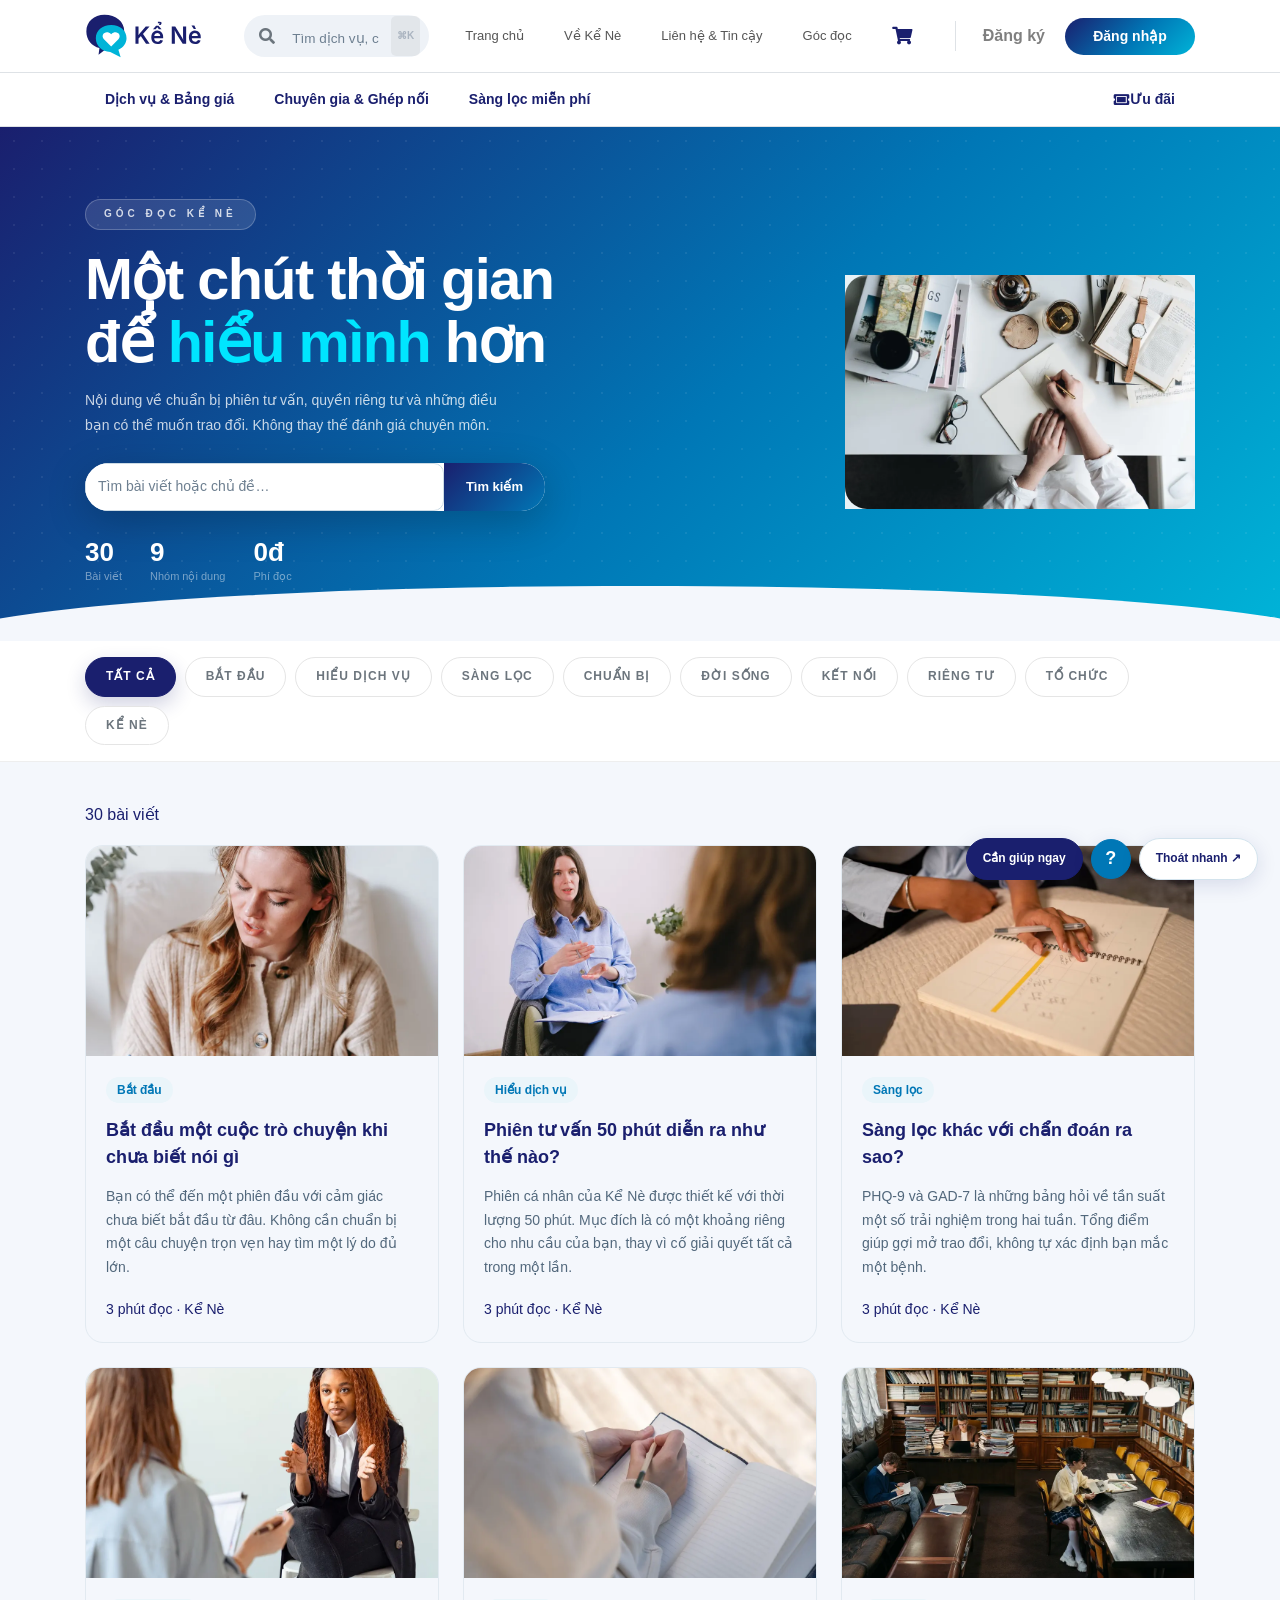
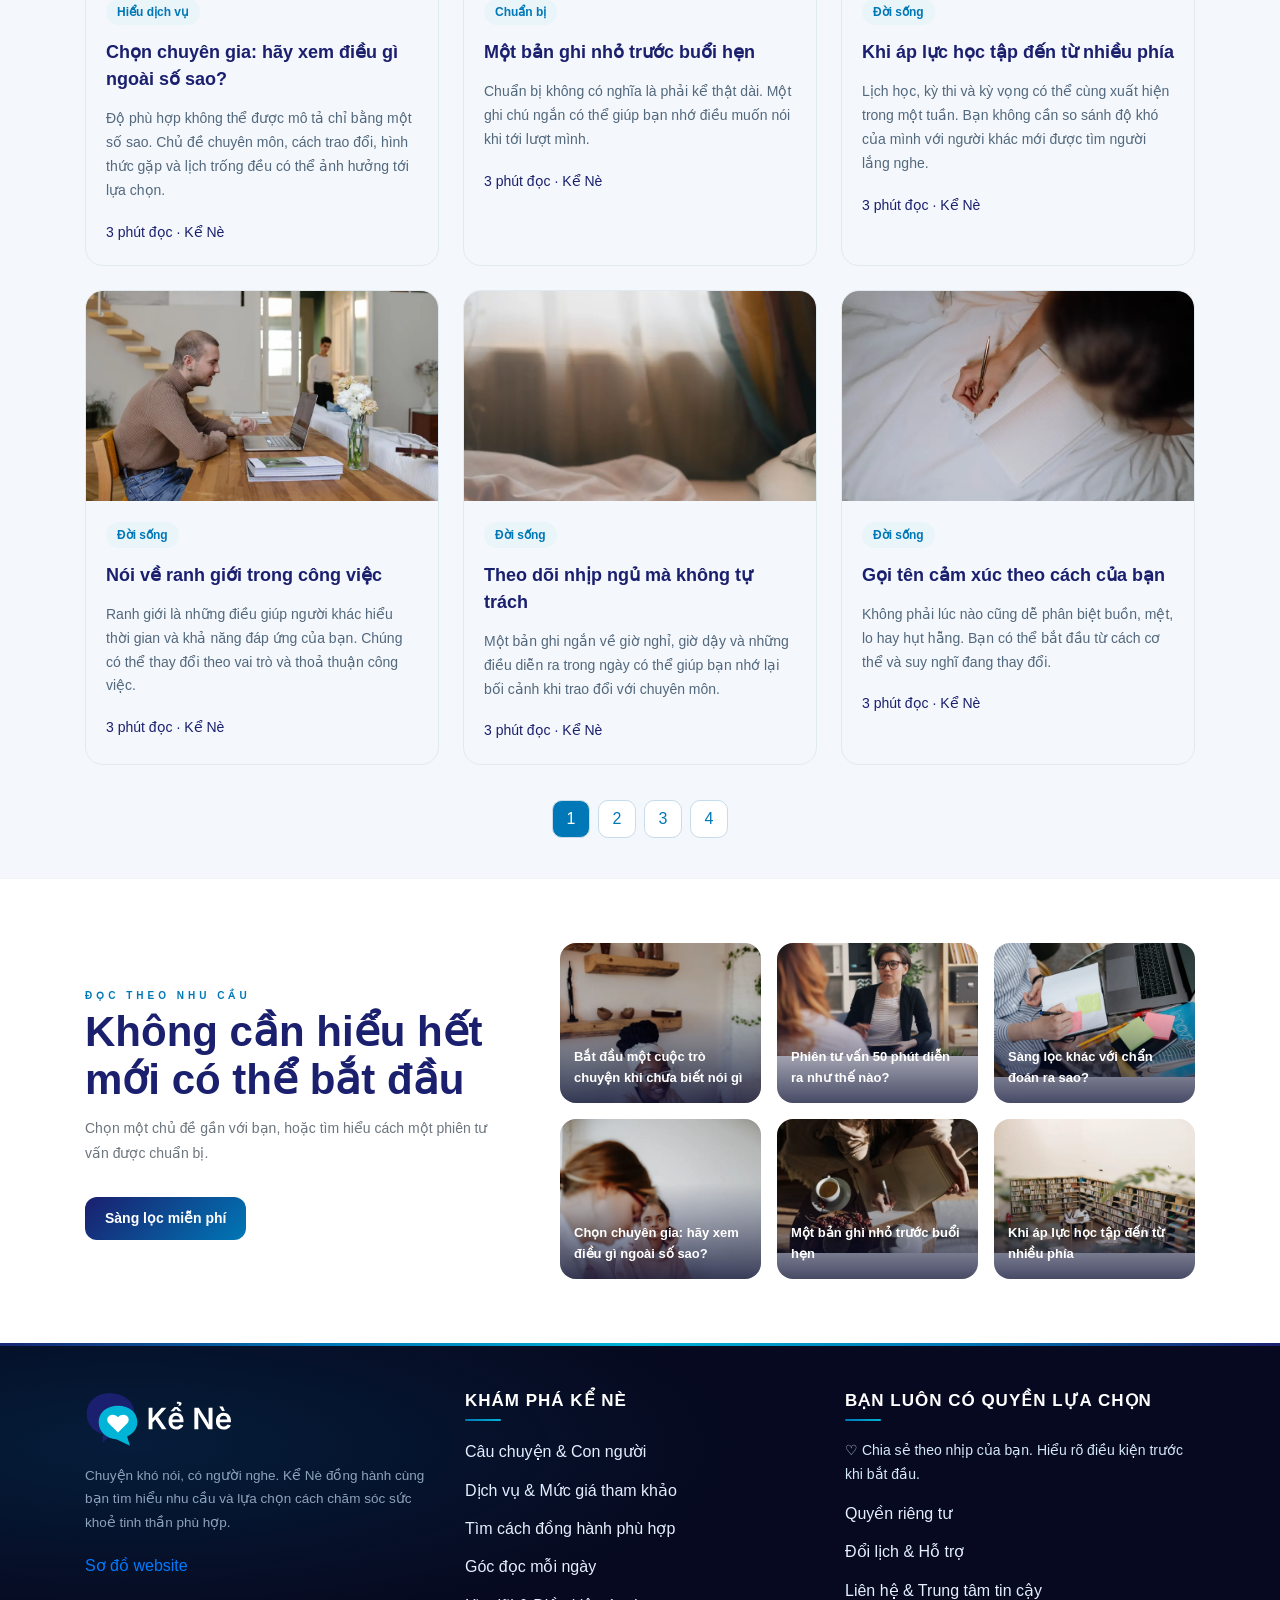
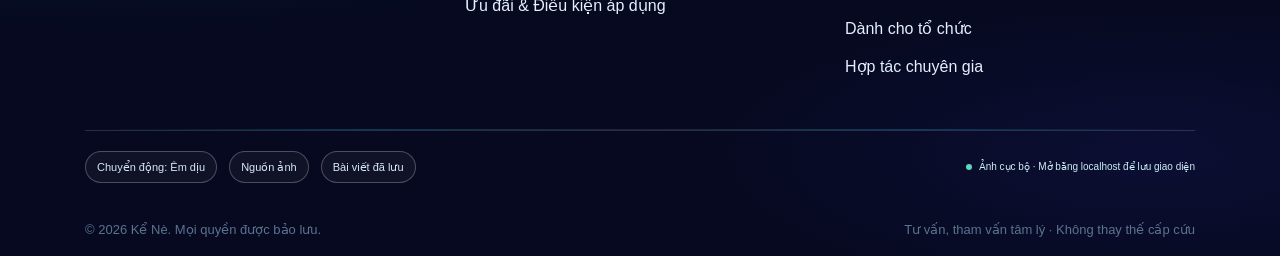
<file: html_blog.html>
<!DOCTYPE html>
<html lang="vi"><head><meta charset="UTF-8"><meta name="viewport" content="width=device-width,initial-scale=1"><meta name="description" content="30 bài về chuẩn bị, quyền riêng tư và hiểu dịch vụ."><meta name="theme-color" content="#0077b6"><meta name="referrer" content="strict-origin-when-cross-origin"><title>Góc đọc | Kể Nè</title><link rel="stylesheet" href="css/bootstrap.min.css"><link rel="stylesheet" href="css/fontawesome.min.css"><link rel="stylesheet" href="css/fonts.css"><link rel="stylesheet" href="css_trangchu.css"><style>


#read-progress-bar{position:fixed;top:0;left:0;height:3px;width:0%;background:linear-gradient(90deg,#1a1f6e,#0077b6,#00b4d8);z-index:99999;pointer-events:none;transition:width .1s linear}


.blog-hero{
  background:linear-gradient(135deg,#1a1f6e 0%,#0077b6 55%,#00b4d8 100%);
  padding:72px 0 56px;position:relative;overflow:hidden;
}
.blog-hero::after{
  content:'';position:absolute;bottom:-1px;left:0;right:0;height:56px;
  background:#f4f7fc;clip-path:ellipse(55% 100% at 50% 100%);
}
.blog-hero-dots{
  position:absolute;inset:0;
  background-image:radial-gradient(circle,rgba(255,255,255,.07) 1.5px,transparent 1.5px);
  background-size:28px 28px;pointer-events:none;
}
.blog-hero-eyebrow{
  display:inline-flex;align-items:center;gap:8px;font-size:10px;font-weight:800;
  letter-spacing:4px;text-transform:uppercase;color:rgba(255,255,255,.8);
  background:rgba(255,255,255,.12);border:1px solid rgba(255,255,255,.22);
  padding:6px 18px;border-radius:30px;margin-bottom:18px;
}
.blog-hero-title{
  font-size:clamp(28px,4.5vw,58px);font-weight:900;color:#fff;
  line-height:1.1;letter-spacing:-1.5px;margin-bottom:14px;
}
.blog-hero-title span{color:#00e5ff}
.blog-hero-sub{font-size:14px;color:rgba(255,255,255,.78);line-height:1.75;max-width:420px;margin-bottom:26px}
.blog-search-bar{
  display:flex;background:#fff;border-radius:50px;overflow:hidden;
  box-shadow:0 10px 40px rgba(0,0,0,.22);max-width:460px;
}
.blog-search-bar input{
  flex:1;border:none;outline:none;padding:13px 18px;font-size:14px;color:#1a1f6e;background:transparent;
}
.blog-search-bar button{
  background:linear-gradient(135deg,#1a1f6e,#0077b6);border:none;color:#fff;
  padding:13px 22px;font-weight:800;font-size:13px;cursor:pointer!important;white-space:nowrap;transition:opacity .2s;
}
.blog-search-bar button:hover{opacity:.88}
.blog-hero-stats{display:flex;gap:28px;margin-top:28px;flex-wrap:wrap}
.bhero-stat-num{font-size:26px;font-weight:900;color:#fff;line-height:1}
.bhero-stat-lbl{font-size:11px;color:rgba(255,255,255,.65);margin-top:2px}


.blog-cats-wrap{background:#fff;border-bottom:1px solid #eee;padding:16px 0;position:sticky;top:70px;z-index:100}
.blog-chip{
  padding:9px 20px;border-radius:100px;border:1px solid #e5e5e5;
  font-size:12px;font-weight:800;text-transform:uppercase;letter-spacing:1px;
  transition:all .3s;color:#6c757d;cursor:pointer!important;background:#fff;white-space:nowrap;
}
.blog-chip:hover{border-color:#0077b6;color:#0077b6;background:rgba(0,119,182,.05)}
.blog-chip.active{background:#1a1f6e;border-color:#1a1f6e;color:#fff;box-shadow:0 8px 20px rgba(26,31,110,.2)}


.blog-home-main{background:#f4f7fc;padding:48px 0 80px;min-height:50vh}
.blog-grid{display:grid;grid-template-columns:repeat(4,1fr);gap:22px}
@media(max-width:1200px){.blog-grid{grid-template-columns:repeat(3,1fr)}}
@media(max-width:900px){.blog-grid{grid-template-columns:repeat(2,1fr)}}
@media(max-width:576px){.blog-grid{grid-template-columns:1fr}}


.bcard{
  border-radius:20px;overflow:hidden;background:#fff;
  box-shadow:0 4px 20px rgba(0,119,182,.07);
  border:1px solid rgba(0,119,182,.09);
  transition:all .4s cubic-bezier(.34,1.2,.64,1);
  cursor:pointer!important;display:flex;flex-direction:column;
}
.bcard:hover{transform:translateY(-10px) scale(1.015);box-shadow:0 28px 60px rgba(0,119,182,.17);border-color:rgba(0,119,182,.22)}
.bcard__img{
  height:200px;position:relative;overflow:hidden;
  background:linear-gradient(135deg,#1a1f6e,#00b4d8);
}
.bcard__img img{width:100%;height:100%;object-fit:cover;display:block;transition:transform .5s ease}
.bcard:hover .bcard__img img{transform:scale(1.08)}
.bcard__cat{
  position:absolute;top:12px;left:12px;
  background:linear-gradient(135deg,#1a1f6e,#0077b6);color:#fff;
  font-size:10px;font-weight:800;letter-spacing:.5px;text-transform:uppercase;
  padding:3px 10px;border-radius:20px;z-index:2;
}
.bcard__featured{position:absolute;top:12px;right:12px;background:#ff4d4d;color:#fff;font-size:10px;font-weight:800;padding:3px 10px;border-radius:20px;z-index:2}
.bcard__body{padding:18px;flex:1;display:flex;flex-direction:column;gap:8px}
.bcard__title{
  font-size:14px;font-weight:800;color:#1a1f6e;line-height:1.45;
  display:-webkit-box;-webkit-line-clamp:2;-webkit-box-orient:vertical;overflow:hidden;margin:0;
  transition:color .2s;
}
.bcard:hover .bcard__title{color:#0077b6}
.bcard__excerpt{
  font-size:12px;color:#6c757d;line-height:1.6;flex:1;
  display:-webkit-box;-webkit-line-clamp:2;-webkit-box-orient:vertical;overflow:hidden;margin:0;
}
.bcard__meta{
  display:flex;align-items:center;gap:10px;font-size:11px;color:#9baab8;font-weight:500;
  border-top:1px solid rgba(0,119,182,.07);padding-top:10px;margin-top:auto;
}
.bcard__meta i{color:#00b4d8}
.bcard__btn{
  display:inline-flex;align-items:center;gap:5px;color:#0077b6!important;
  font-size:11px;font-weight:800;transition:gap .2s;background:none;border:none;
  cursor:pointer!important;padding:0;
}
.bcard:hover .bcard__btn{gap:9px}


.blog-pag{display:flex;justify-content:center;gap:8px;margin-top:44px}
.bpag-btn{
  width:38px;height:38px;border-radius:50%;display:flex;align-items:center;justify-content:center;
  border:2px solid rgba(0,119,182,.18);font-size:13px;font-weight:700;
  color:#1a1f6e;background:#fff;cursor:pointer!important;transition:all .25s;
}
.bpag-btn:hover,.bpag-btn.active{
  background:linear-gradient(135deg,#1a1f6e,#0077b6);border-color:transparent;
  color:#fff;box-shadow:0 4px 14px rgba(0,119,182,.3);
}


.no-results{grid-column:1/-1;text-align:center;padding:60px 20px;color:#6c757d}
.no-results i{font-size:44px;color:#d0d8e4;display:block;margin-bottom:14px}


#blog-home-view{display:block}
#blog-detail-view{display:none}

.bdetail-wrap{background:#fff;min-height:100vh;padding-bottom:80px}


.bdetail-hero{
  height:480px;position:relative;overflow:hidden;
  background:linear-gradient(135deg,#1a1f6e,#00b4d8);
}
@media(max-width:576px){.bdetail-hero{height:300px}}
.bdetail-hero img{width:100%;height:100%;object-fit:cover;display:block}
.bdetail-hero-overlay{
  position:absolute;inset:0;
  background:linear-gradient(to top,rgba(10,14,50,.9) 0%,rgba(10,14,50,.3) 55%,transparent 100%);
}
.bdetail-hero-content{position:absolute;bottom:0;left:0;right:0;padding:32px 40px}
@media(max-width:576px){.bdetail-hero-content{padding:20px}}
.bdetail-cat-badge{
  display:inline-block;background:linear-gradient(135deg,#1a1f6e,#0077b6);color:#fff;
  font-size:10px;font-weight:800;text-transform:uppercase;letter-spacing:.5px;
  padding:4px 12px;border-radius:20px;margin-bottom:10px;
}
.bdetail-title{
  font-size:clamp(22px,4vw,40px);font-weight:900;color:#fff;
  line-height:1.15;margin:0 0 14px;max-width:760px;
}
.bdetail-hero-meta{
  display:flex;flex-wrap:wrap;gap:14px;font-size:12px;
  color:rgba(255,255,255,.78);align-items:center;
}
.bdetail-hero-meta img{width:30px;height:30px;border-radius:50%;border:2px solid rgba(255,255,255,.35);object-fit:cover}
.bdetail-hero-meta i{color:#00b4d8}


.bdetail-back-btn{
  display:inline-flex;align-items:center;gap:8px;
  font-size:11px;font-weight:900;color:#0077b6;text-transform:uppercase;letter-spacing:2px;
  background:#e8f4fd;padding:10px 22px;border-radius:30px;border:none;
  cursor:pointer!important;transition:all .25s;margin-bottom:36px;
}
.bdetail-back-btn:hover{background:#1a1f6e;color:#fff}


.bdetail-body{max-width:780px}
.bdetail-body h2{
  font-size:22px;font-weight:900;color:#1a1f6e;
  margin:32px 0 14px;padding-bottom:8px;
  border-bottom:2px solid rgba(0,119,182,.1);
}
.bdetail-body h3{font-size:18px;font-weight:800;color:#1a1f6e;margin:24px 0 10px}
.bdetail-body p{font-size:15px;line-height:1.85;color:#3a4460;margin-bottom:16px}
.bdetail-body ul,.bdetail-body ol{margin:10px 0 18px 22px}
.bdetail-body li{font-size:15px;line-height:1.75;color:#3a4460;margin-bottom:8px}
.bdetail-body blockquote{
  border-left:4px solid #0077b6;background:rgba(0,119,182,.05);
  border-radius:0 12px 12px 0;padding:16px 22px;margin:24px 0;
  font-style:italic;font-size:15px;color:#1a1f6e;
}
.bdetail-body blockquote cite{display:block;margin-top:6px;font-size:12px;font-style:normal;color:#6c757d;font-weight:700}
.tip-box{
  background:linear-gradient(135deg,rgba(0,119,182,.06),rgba(0,180,216,.06));
  border:1px solid rgba(0,119,182,.18);border-radius:14px;padding:18px 22px;margin:22px 0;
}
.tip-box-title{font-size:12px;font-weight:900;color:#0077b6;margin-bottom:7px;display:flex;align-items:center;gap:7px}
.tip-box p{margin:0;font-size:14px;color:#3a4460}


.bdetail-img-grid{display:grid;grid-template-columns:1fr 1fr;gap:12px;margin:24px 0}
.bdetail-img-grid img{width:100%;height:220px;object-fit:cover;border-radius:14px}
@media(max-width:576px){.bdetail-img-grid{grid-template-columns:1fr}}
.bdetail-single-img{width:100%;max-height:380px;object-fit:cover;border-radius:16px;margin:24px 0;display:block;box-shadow:0 6px 24px rgba(0,0,0,.12)}
.bdetail-img-caption{text-align:center;font-size:12px;color:#6c757d;margin:-16px 0 22px;font-style:italic}


.bdetail-tags{display:flex;flex-wrap:wrap;gap:7px;margin-bottom:24px}
.bdetail-tag{
  padding:4px 12px;border-radius:20px;font-size:11px;font-weight:700;
  background:rgba(0,119,182,.07);color:#0077b6;border:1px solid rgba(0,119,182,.15);
  cursor:pointer!important;transition:all .2s;
}
.bdetail-tag:hover{background:linear-gradient(135deg,#1a1f6e,#0077b6);color:#fff;border-color:transparent}


.bdetail-share{
  display:flex;flex-wrap:wrap;gap:10px;align-items:center;
  padding:18px 0;border-top:1px solid rgba(0,119,182,.08);
  border-bottom:1px solid rgba(0,119,182,.08);margin-bottom:28px;
}
.bdetail-share-label{font-size:12px;font-weight:800;color:#1a1f6e}
.share-btn{
  display:inline-flex;align-items:center;gap:6px;padding:7px 14px;
  border-radius:30px;font-size:12px;font-weight:700;
  color:#fff!important;text-decoration:none!important;
  transition:all .25s;cursor:pointer!important;border:none;
}
.share-btn--fb{background:#1877f2}
.share-btn--link{background:linear-gradient(135deg,#1a1f6e,#0077b6)}
.share-btn:hover{transform:translateY(-2px);box-shadow:0 5px 16px rgba(0,0,0,.2)}


.bdetail-author{
  background:#f8faff;border-radius:16px;padding:20px;margin:24px 0;
  display:flex;gap:14px;align-items:flex-start;border:1px solid rgba(0,119,182,.1);
}
.bdetail-author-avatar{width:60px;height:60px;border-radius:50%;flex-shrink:0;object-fit:cover;border:3px solid rgba(0,119,182,.2)}
.bdetail-author-name{font-size:14px;font-weight:900;color:#1a1f6e;margin-bottom:3px}
.bdetail-author-role{font-size:11px;color:#0077b6;font-weight:700;margin-bottom:5px}
.bdetail-author-bio{font-size:13px;color:#6c757d;line-height:1.6;margin:0}


.bdetail-toc{
  background:linear-gradient(135deg,rgba(0,119,182,.05),rgba(0,180,216,.05));
  border:1px solid rgba(0,119,182,.14);border-radius:14px;padding:16px 20px;margin:0 0 26px;
}
.bdetail-toc-title{font-size:12px;font-weight:900;color:#0077b6;margin-bottom:10px;display:flex;align-items:center;gap:7px}
.bdetail-toc ul{list-style:none;padding:0;margin:0;display:flex;flex-direction:column;gap:5px}
.bdetail-toc li a{font-size:12px;color:#3a4460;text-decoration:none!important;display:flex;align-items:flex-start;gap:7px;transition:color .2s;font-weight:500;cursor:pointer!important}
.bdetail-toc li a::before{content:'';width:5px;height:5px;border-radius:50%;background:#00b4d8;flex-shrink:0;margin-top:5px}
.bdetail-toc li a:hover{color:#0077b6;font-weight:700}


.bdetail-related-title{font-size:18px;font-weight:900;color:#1a1f6e;margin:32px 0 18px;display:flex;align-items:center;gap:8px}
.bdetail-related-grid{display:grid;grid-template-columns:repeat(3,1fr);gap:14px}
@media(max-width:600px){.bdetail-related-grid{grid-template-columns:1fr}}
.bdetail-related-card{border-radius:14px;overflow:hidden;background:#f4f7fc;cursor:pointer!important;transition:transform .25s;border:1px solid rgba(0,119,182,.08)}
.bdetail-related-card:hover{transform:translateY(-5px)}
.bdetail-related-thumb{height:100px;background:linear-gradient(135deg,#1a1f6e,#00b4d8);position:relative;overflow:hidden}
.bdetail-related-thumb img{position:absolute;inset:0;width:100%;height:100%;object-fit:cover}
.bdetail-related-body{padding:11px}
.bdetail-related-cat{font-size:10px;font-weight:800;color:#0077b6;text-transform:uppercase;letter-spacing:.5px;margin-bottom:3px}
.bdetail-related-name{font-size:12px;font-weight:700;color:#1a1f6e;line-height:1.4;display:-webkit-box;-webkit-line-clamp:2;-webkit-box-orient:vertical;overflow:hidden}


.bdetail-cta{
  background:linear-gradient(135deg,#1a1f6e,#0077b6,#00b4d8);
  border-radius:20px;padding:28px 24px;color:#fff;text-align:center;
  position:sticky;top:88px;
}
.bdetail-cta-title{font-size:16px;font-weight:900;margin-bottom:8px}
.bdetail-cta-sub{font-size:12px;opacity:.82;margin-bottom:18px;line-height:1.6}
.bdetail-cta-btn{
  display:block;background:#fff;color:#1a1f6e!important;text-decoration:none!important;
  font-weight:900;font-size:13px;padding:12px 20px;border-radius:30px;
  transition:all .25s;cursor:pointer!important;margin-bottom:10px;
}
.bdetail-cta-btn:hover{background:rgba(255,255,255,.88);transform:translateY(-2px)}
.bdetail-cta-list{text-align:left;font-size:12px;opacity:.85;list-style:none;padding:0;margin:0;display:flex;flex-direction:column;gap:6px}
.bdetail-cta-list li::before{content:'✓ ';font-weight:900}


.blog-discover{padding:64px 0;background:#fff;border-top:1px solid #f0f4f8}
.bdiscover-eyebrow{font-size:10px;font-weight:800;letter-spacing:4px;color:#0077b6;text-transform:uppercase;margin-bottom:8px}
.bdiscover-title{font-size:clamp(26px,4vw,42px);font-weight:900;color:#1a1f6e;margin-bottom:12px;line-height:1.15}
.bdiscover-sub{font-size:14px;color:#6c757d;margin-bottom:32px;max-width:420px;line-height:1.75}
.bdiscover-grid{display:grid;grid-template-columns:repeat(3,1fr);gap:16px}
@media(max-width:768px){.bdiscover-grid{grid-template-columns:1fr 1fr}}
@media(max-width:480px){.bdiscover-grid{grid-template-columns:1fr}}
.bdiscover-item{
  border-radius:16px;overflow:hidden;position:relative;height:160px;
  cursor:pointer!important;transition:transform .3s;
}
.bdiscover-item:hover{transform:scale(1.03)}
.bdiscover-item img{width:100%;height:100%;object-fit:cover;display:block}
.bdiscover-item-overlay{
  position:absolute;inset:0;
  background:linear-gradient(to top,rgba(10,14,50,.75) 0%,transparent 60%);
}
.bdiscover-item-label{
  position:absolute;bottom:0;left:0;right:0;padding:14px;
  color:#fff;font-weight:900;font-size:13px;
}
.bdiscover-item-cat{font-size:10px;opacity:.8;font-weight:600;margin-bottom:2px}



@keyframes floatCard{0%,100%{transform:translateY(0)}50%{transform:translateY(-10px)}}


        
        .btn-login {
            background:linear-gradient(135deg,#1a1f6e,#0077b6);
            color:#fff !important; border:none; border-radius:10px;
            padding:7px 16px; font-size:13px; transition:all .2s;
        }
        .btn-login:hover { opacity:.88; transform:translateY(-1px); }
        
        .user-avatar-btn {
            width:38px; height:38px; border-radius:50%;
            background:linear-gradient(135deg,#1a1f6e,#0077b6);
            display:flex; align-items:center; justify-content:center;
            color:#fff; font-weight:800; font-size:15px;
            cursor:pointer; border:none; transition:all .2s;
        }
        .user-avatar-btn:hover { box-shadow:0 4px 14px rgba(0,119,182,.35); }
        .user-profile-dropdown .dropdown-menu {
            border-radius:14px; padding:8px 0;
            box-shadow:0 8px 30px rgba(0,0,0,.12);
        }

        </style><link rel="stylesheet" href="css/kene-experience.css"><link rel="manifest" href="manifest.webmanifest"><meta name="color-scheme" content="light"><link rel="icon" type="image/svg+xml" href="img/favicon.svg"><link rel="icon" type="image/png" sizes="32x32" href="img/brand/icon-32.png"><link rel="apple-touch-icon" href="img/brand/icon-180.png"><link rel="stylesheet" href="css/kene-brand.css"></head><body data-page="blog"><header class="navbar navbar-expand-lg navbar-light bg-white sticky-top py-2 border-bottom">
        <div class="container">

            
            <a class="navbar-brand" href="html_trangchu.html">
                <img src="img/logo.svg" alt="Kể Nè — Không gian lắng nghe" height="46" class=" logo-header" width="142">
            </a>

            
            <div class="header-search-wrap mx-lg-4 d-none d-md-flex">
<div class="input-group header-search">
                    <div class="input-group-prepend border-0">
                        <span class="input-group-text bg-transparent border-0 text-muted"><i class="fas fa-search"></i></span>
                    </div>
                    <input type="text" id="header-search-inp" class="form-control border-0 bg-transparent" placeholder="Tìm dịch vụ, chuyên gia, bài viết…" autocomplete="off" aria-label="Tìm kiếm toàn website">
                    
                    <span class="hs-shortcut d-none d-lg-inline-flex align-items-center">⌘K</span>
                </div>
                <div id="header-dropdown" class="search-dropdown"></div>
            </div>

            
            <div class="navbar-nav ml-auto align-items-center">
                <a class="nav-item nav-link mr-3 d-none d-xl-block small-text" href="html_trangchu.html">Trang chủ</a>
                <a class="nav-item nav-link mr-3 d-none d-lg-block small-text" href="html_gioithieu.html">Về Kể Nè</a>
                <a class="nav-item nav-link mr-3 d-none d-lg-block small-text" href="html_lienhe_chinhsach.html">Liên hệ &amp; Tin cậy</a>
                <a class="nav-item nav-link mr-3 d-none d-md-block small-text" href="html_blog.html">Góc đọc</a>

                
                <a class="nav-item nav-link mr-3 text-dark" href="html_giohang.html" style="position:relative;" aria-label="Giỏ dịch vụ">
                    <i class="fas fa-shopping-cart fa-lg"></i>
                    <span id="cart-badge" style="position:absolute;top:-4px;right:-8px;background:#ff4d4d;color:#fff;border-radius:50%;width:18px;height:18px;font-size:10px;font-weight:700;display:none;align-items:center;justify-content:center;line-height:1;">0</span>
                </a>

                
                <div class="auth-buttons" id="auth-zone">
                    <a class="nav-item nav-link mr-3 font-weight-bold" href="html_dangnhap_dangky.html">Đăng ký</a>
                    <a class="btn btn-login font-weight-bold" href="html_dangnhap_dangky.html">Đăng nhập</a>
                    <a class="nav-item nav-link ml-2 d-none d-sm-block" href="html_thongtin.html">
                        <i class="fas fa-user-circle fa-2x text-muted"></i>
                    </a>
                </div>
            </div>

        </div>
    </header>

    <nav class="sub-nav bg-white border-bottom" aria-label="Dịch vụ"><div class="container"><div class="nav kn-subnav"><a class="nav-link" href="html_dichvu.html">Dịch vụ &amp; Bảng giá</a><a class="nav-link" href="html_diadiem.html">Chuyên gia &amp; Ghép nối</a><a class="nav-link" href="html_diadiem.html#sang-loc">Sàng lọc miễn phí</a><a class="nav-link ml-auto sub-voucher-link" href="html_khuyenmaivatiepthi.html"><i class="fas fa-ticket-alt" aria-hidden="true"></i> Ưu đãi</a></div></div></nav><a class="kn-skip" href="#main-content">Bỏ qua điều hướng</a><main id="main-content"><div id="read-progress-bar" aria-hidden="true"></div><div id="blog-home-view"><section class="blog-hero"><div class="blog-hero-dots"></div><div class="container position-relative" style="z-index:2"><div class="row align-items-center"><div class="col-lg-8"><span class="blog-hero-eyebrow">GÓC ĐỌC KỂ NÈ</span><h1 class="blog-hero-title">Một chút thời gian<br>để <span>hiểu mình</span> hơn</h1><p class="blog-hero-sub">Nội dung về chuẩn bị phiên tư vấn, quyền riêng tư và những điều bạn có thể muốn trao đổi. Không thay thế đánh giá chuyên môn.</p><form class="blog-search-bar" id="blog-search-form"><label class="sr-only" for="blog-search-input">Tìm bài viết</label><input id="blog-search-input" placeholder="Tìm bài viết hoặc chủ đề…" maxlength="150"><button type="submit">Tìm kiếm</button></form><div class="blog-hero-stats"><div><div class="bhero-stat-num" data-ke-count="30">30</div><div class="bhero-stat-lbl">Bài viết</div></div><div><div class="bhero-stat-num" data-ke-count="9">9</div><div class="bhero-stat-lbl">Nhóm nội dung</div></div><div><div class="bhero-stat-num">0đ</div><div class="bhero-stat-lbl">Phí đọc</div></div></div></div><div class="col-lg-4 d-none d-lg-block"><picture class="ke-picture " data-ke-image="journal-flatlay"><source type="image/webp" srcset="img/photos/journal-flatlay-960.webp 960w, img/photos/journal-flatlay-1920.webp 1920w" sizes="(max-width: 600px) 100vw, (max-width: 1100px) 50vw, 33vw"><img src="img/photos/journal-flatlay-1920.jpg" alt="Minh hoạ không gian lắng nghe" width="1920" height="1280" loading="lazy" decoding="async" data-ke-photo="journal-flatlay" class="kn-rounded"></picture></div></div></div></section><div class="blog-cats-wrap"><div class="container"><div id="blog-chips" class="kn-chips"></div></div></div><section class="blog-home-main"><div class="container"><div id="blog-result-count" class="mb-3" aria-live="polite"></div><div class="blog-grid" id="blog-grid"></div><nav class="blog-pag" id="blog-pag" aria-label="Phân trang góc đọc"></nav></div></section><section class="blog-discover"><div class="container"><div class="row align-items-center"><div class="col-lg-5"><span class="bdiscover-eyebrow">ĐỌC THEO NHU CẦU</span><h2 class="bdiscover-title ke-reveal">Không cần hiểu hết<br>mới có thể bắt đầu</h2><p class="bdiscover-sub">Chọn một chủ đề gần với bạn, hoặc tìm hiểu cách một phiên tư vấn được chuẩn bị.</p><a href="html_diadiem.html#sang-loc" class="kn-btn">Sàng lọc miễn phí</a></div><div class="col-lg-7"><div class="bdiscover-grid"><a class="bdiscover-item" href="html_blog.html?post=bai-01"><picture class="ke-picture " data-ke-image="v3-journal-cozy"><source type="image/webp" srcset="img/photos/v3-journal-cozy-960.webp 960w, img/photos/v3-journal-cozy-1920.webp 1920w" sizes="(max-width: 600px) 100vw, (max-width: 1100px) 50vw, 33vw"><img src="img/photos/v3-journal-cozy-1920.jpg" alt="Viết nhật ký trong khoảng riêng tại nhà" width="1920" height="2877" loading="lazy" decoding="async" data-ke-photo="v3-journal-cozy"></picture><div class="bdiscover-item-overlay"></div><div class="bdiscover-item-label">Bắt đầu một cuộc trò chuyện khi chưa biết nói gì</div></a><a class="bdiscover-item" href="html_blog.html?post=bai-02"><picture class="ke-picture " data-ke-image="v3-care-greenroom"><source type="image/webp" srcset="img/photos/v3-care-greenroom-960.webp 960w, img/photos/v3-care-greenroom-1920.webp 1920w" sizes="(max-width: 600px) 100vw, (max-width: 1100px) 50vw, 33vw"><img src="img/photos/v3-care-greenroom-1920.jpg" alt="Hai người trò chuyện giữa không gian có cây xanh" width="1920" height="1080" loading="lazy" decoding="async" data-ke-photo="v3-care-greenroom"></picture><div class="bdiscover-item-overlay"></div><div class="bdiscover-item-label">Phiên tư vấn 50 phút diễn ra như thế nào?</div></a><a class="bdiscover-item" href="html_blog.html?post=bai-03"><picture class="ke-picture " data-ke-image="v3-journal-sticky"><source type="image/webp" srcset="img/photos/v3-journal-sticky-960.webp 960w, img/photos/v3-journal-sticky-1920.webp 1920w" sizes="(max-width: 600px) 100vw, (max-width: 1100px) 50vw, 33vw"><img src="img/photos/v3-journal-sticky-1920.jpg" alt="Ghi chú bên máy tính và những tờ giấy nhắc việc" width="1920" height="1280" loading="lazy" decoding="async" data-ke-photo="v3-journal-sticky"></picture><div class="bdiscover-item-overlay"></div><div class="bdiscover-item-label">Sàng lọc khác với chẩn đoán ra sao?</div></a><a class="bdiscover-item" href="html_blog.html?post=bai-04"><picture class="ke-picture " data-ke-image="care-notes"><source type="image/webp" srcset="img/photos/care-notes-960.webp 960w, img/photos/care-notes-1920.webp 1920w" sizes="(max-width: 600px) 100vw, (max-width: 1100px) 50vw, 33vw"><img src="img/photos/care-notes-1920.jpg" alt="Lắng nghe và ghi chú trong cuộc trò chuyện" width="1920" height="2880" loading="lazy" decoding="async" data-ke-photo="care-notes"></picture><div class="bdiscover-item-overlay"></div><div class="bdiscover-item-label">Chọn chuyên gia: hãy xem điều gì ngoài số sao?</div></a><a class="bdiscover-item" href="html_blog.html?post=bai-05"><picture class="ke-picture " data-ke-image="tea-notes"><source type="image/webp" srcset="img/photos/tea-notes-960.webp 960w, img/photos/tea-notes-1920.webp 1920w" sizes="(max-width: 600px) 100vw, (max-width: 1100px) 50vw, 33vw"><img src="img/photos/tea-notes-1920.jpg" alt="Ghi chép với tách trà trong khoảng thời gian riêng" width="1920" height="1282" loading="lazy" decoding="async" data-ke-photo="tea-notes"></picture><div class="bdiscover-item-overlay"></div><div class="bdiscover-item-label">Một bản ghi nhỏ trước buổi hẹn</div></a><a class="bdiscover-item" href="html_blog.html?post=bai-06"><picture class="ke-picture " data-ke-image="v3-study-textbook"><source type="image/webp" srcset="img/photos/v3-study-textbook-960.webp 960w, img/photos/v3-study-textbook-1920.webp 1920w" sizes="(max-width: 600px) 100vw, (max-width: 1100px) 50vw, 33vw"><img src="img/photos/v3-study-textbook-1920.jpg" alt="Cùng xem tài liệu và thảo luận trong thư viện" width="1920" height="1280" loading="lazy" decoding="async" data-ke-photo="v3-study-textbook"></picture><div class="bdiscover-item-overlay"></div><div class="bdiscover-item-label">Khi áp lực học tập đến từ nhiều phía</div></a></div></div></div></div></section></div><div id="blog-detail-view" class="bdetail-wrap" hidden><div class="container py-4"><button class="bdetail-back-btn" data-action="blog-back">← Quay lại Góc đọc</button></div><div id="bdetail-hero-slot"></div><div class="container"><div class="row"><article class="col-lg-8 bdetail-body pt-4" id="bdetail-body-slot"></article><aside class="col-lg-4 pl-lg-4 pt-4"><div class="bdetail-cta"><div class="bdetail-cta-title">Một bước nhỏ để bắt đầu</div><p class="bdetail-cta-sub">Tìm hiểu trước khi quyết định. Bạn có quyền chọn nhịp và phần thông tin muốn chia sẻ.</p><a href="html_diadiem.html#sang-loc" class="bdetail-cta-btn">Sàng lọc miễn phí</a><a href="html_dichvu.html" class="bdetail-cta-btn">Xem dịch vụ</a><ul class="bdetail-cta-list mt-3"><li>50 phút/phiên cá nhân</li><li>Giá tham chiếu 400.000đ</li><li>Không tự gia hạn</li><li>Không dùng kết quả thay chẩn đoán</li></ul></div><nav id="article-toc" class="kn-white-card mt-3" aria-label="Mục lục bài viết"></nav></aside></div><div id="bdetail-related-slot" class="py-5"></div></div></div></main><footer class="kene-footer"><div class="footer-bg-layer"></div><div class="container position-relative" style="z-index:2"><div class="row footer-main-row pt-5 pb-4"><div class="col-lg-4 col-md-6 mb-4"><a href="html_trangchu.html" class="footer-brand d-inline-block mb-3" aria-label="Kể Nè — Trang chủ"><img class="footer-logo" src="img/logo-white.svg" width="150" height="49" alt="Kể Nè"></a><p class="footer-desc">Chuyện khó nói, có người nghe. Kể Nè đồng hành cùng bạn tìm hiểu nhu cầu và lựa chọn cách chăm sóc sức khoẻ tinh thần phù hợp.</p><a class="footer-sitemap-btn" href="html_sitemap.html">Sơ đồ website</a></div><div class="col-lg-4 col-md-6 mb-4"><h2 class="footer-heading">Khám phá Kể Nè</h2><ul class="ke-footer-links"><li><a href="html_gioithieu.html">Câu chuyện &amp; Con người</a></li><li><a href="html_dichvu.html">Dịch vụ &amp; Mức giá tham khảo</a></li><li><a href="html_diadiem.html">Tìm cách đồng hành phù hợp</a></li><li><a href="html_blog.html">Góc đọc mỗi ngày</a></li><li><a href="html_khuyenmaivatiepthi.html">Ưu đãi &amp; Điều kiện áp dụng</a></li></ul></div><div class="col-lg-4 col-md-12 mb-4"><h2 class="footer-heading">Bạn luôn có quyền lựa chọn</h2><p class="ke-footer-promise">♡ Chia sẻ theo nhịp của bạn. Hiểu rõ điều kiện trước khi bắt đầu.</p><ul class="ke-footer-links"><li><a href="html_lienhe_chinhsach.html#du-lieu">Quyền riêng tư</a></li><li><a href="html_lienhe_chinhsach.html#doi-lich">Đổi lịch &amp; Hỗ trợ</a></li><li><a href="html_lienhe_chinhsach.html">Liên hệ &amp; Trung tâm tin cậy</a></li><li><a href="html_lienhe_chinhsach.html?topic=to-chuc">Dành cho tổ chức</a></li><li><a href="html_lienhe_chinhsach.html?topic=chuyen-gia">Hợp tác chuyên gia</a></li></ul></div></div><div class="footer-divider"></div><div class="ke-footer-tools"><button type="button" data-ke-motion aria-pressed="false">Chuyển động: Êm dịu</button><button type="button" data-ke-credits>Nguồn ảnh</button><button type="button" data-ke-saved-articles>Bài viết đã lưu</button><span id="ke-offline-state" class="ke-offline-state">Ảnh cục bộ · Không cần Internet</span></div><div class="footer-bottom py-3 d-flex flex-wrap justify-content-between"><p class="footer-copy mb-0">© 2026 Kể Nè. Mọi quyền được bảo lưu.</p><p class="footer-copy mb-0">Tư vấn, tham vấn tâm lý · Không thay thế cấp cứu</p></div></div></footer><div id="kn-toast" class="kn-toast" hidden role="status" aria-live="polite"></div><div class="kn-tools"><button class="kn-sos-btn" data-action="sos">Cần giúp ngay</button><button class="kn-help-btn" data-action="help" aria-label="Mở trợ giúp thao tác">?</button><button class="kn-exit-btn" data-action="quick-exit">Thoát nhanh ↗</button></div><div id="kn-modal" class="kn-modal" hidden role="dialog" aria-modal="true" aria-labelledby="kn-modal-title"><div class="kn-modal-dialog"><div class="kn-modal-header"><h2 id="kn-modal-title"></h2><div><button class="kn-link" data-action="sos">Cần giúp ngay</button><button class="kn-modal-close" data-action="close-modal" aria-label="Đóng cửa sổ">×</button></div></div><div id="kn-modal-body"></div></div></div><div id="kn-sos" class="kn-modal kn-sos-overlay" hidden role="dialog" aria-modal="true" aria-labelledby="kn-sos-title"><div class="kn-modal-dialog"><div class="kn-modal-header"><h2 id="kn-sos-title">Ưu tiên sự an toàn của bạn</h2><button class="kn-modal-close" data-action="close-sos" aria-label="Đóng hướng dẫn">×</button></div><p>Nếu có nguy cơ tức thời, hãy gọi cấp cứu y tế hoặc đến cơ sở cấp cứu gần nhất. Nếu có thể, nhờ một người tin cậy ở cạnh bạn.</p><a class="kn-btn kn-btn-full" href="tel:115">Gọi cấp cứu y tế 115</a><p class="kn-note mt-3">115 là cấp cứu y tế, không phải đường dây tư vấn của Kể Nè.</p><div class="kn-white-card my-3"><h3 class="kn-h4">Website không có người trực</h3><p>Kể Nè không phải kênh cấp cứu và không gửi cảnh báo từ nút này. Đừng chờ phản hồi trên website khi bạn đang không an toàn.</p><p id="kn-support-hours"></p></div><button class="kn-btn kn-btn-light" data-action="quick-exit">Thoát nhanh khỏi website</button></div></div><button id="back-to-top" class="kn-back-top" aria-label="Lên đầu trang" hidden>↑</button><script src="js/jquery.min.js" defer></script><script src="js/bootstrap.bundle.min.js" defer></script><script src="js/kene-data.js" defer></script><script src="js/kene-engine.js" defer></script><script src="js/kene-core.js" defer></script><script src="js/kene-media-data.js" defer></script><script src="js/kene-media.js" defer></script><script src="js/kene-runtime.js" defer></script><script src="js/kene-pages.js" defer></script><script src="js/kene-offline-version.js" defer></script><script src="js/kene-experience.js" defer></script><script src="js/kene-scenes.js" defer></script></body></html>
</file>
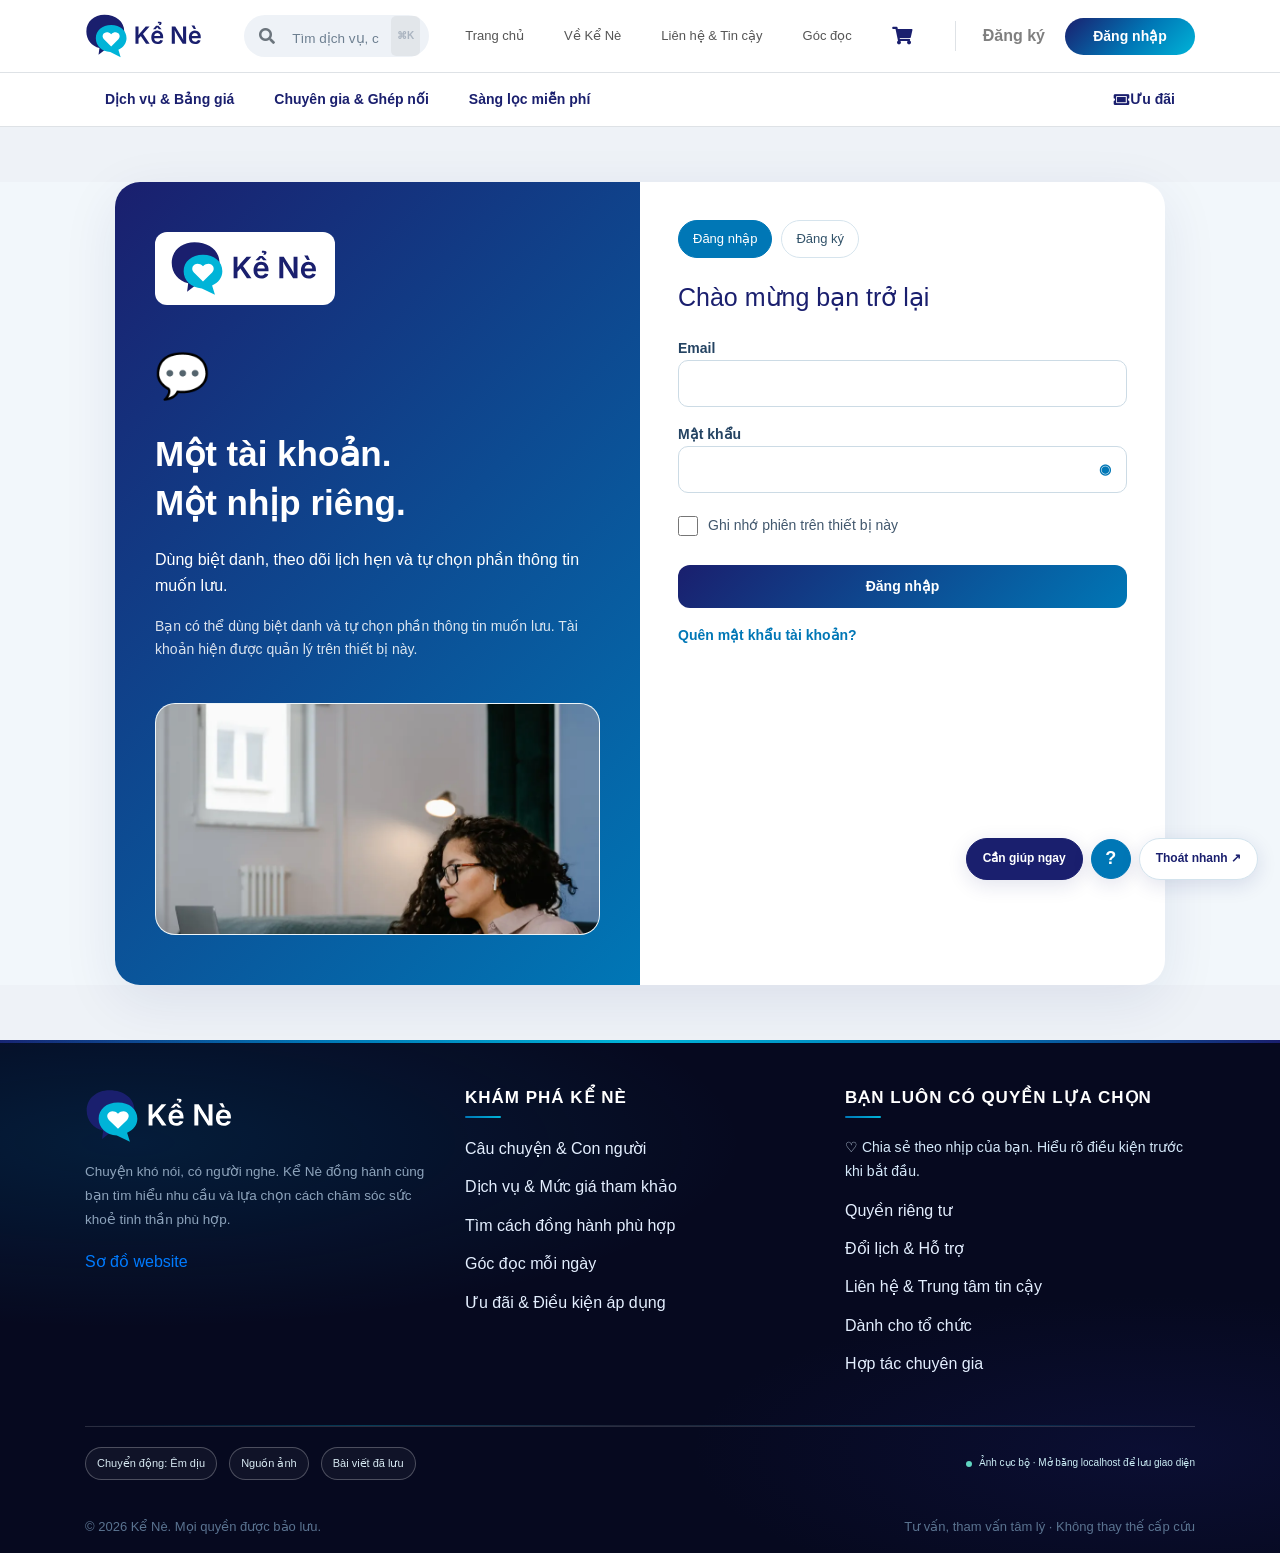
<file: html_dangnhap_dangky.html>
<!DOCTYPE html>
<html lang="vi"><head><meta charset="UTF-8"><meta name="viewport" content="width=device-width,initial-scale=1"><meta name="description" content="Tài khoản bằng biệt danh và đồng thuận."><meta name="theme-color" content="#0077b6"><meta name="referrer" content="strict-origin-when-cross-origin"><title>Đăng nhập &amp; Đăng ký | Kể Nè</title><link rel="stylesheet" href="css/bootstrap.min.css"><link rel="stylesheet" href="css/fontawesome.min.css"><link rel="stylesheet" href="css/fonts.css"><link rel="stylesheet" href="css_trangchu.css"><style>
        
        :root {
            --primary:   #0077b6;
            --dark:      #1a1f6e;
            --teal:      #00b4d8;
            --red:       #ff4d4d;
            --success:   #10b981;
            --warning:   #f59e0b;
            --gradient:  linear-gradient(135deg, #1a1f6e 0%, #0077b6 55%, #00b4d8 100%);
            --bg:        #eef2f7;
            --white:     #ffffff;
            --border:    #dde3ee;
            --text:      #1a1f6e;
            --muted:     #6b7280;
            --radius:    12px;
            --radius-lg: 22px;
            --shadow:    0 24px 64px rgba(26,31,110,0.13), 0 4px 18px rgba(0,0,0,0.07);
        }

        *, *::before, *::after { box-sizing: border-box; }

        body {
            font-family: 'Nunito', 'Segoe UI', sans-serif;
            background: var(--bg);
            color: var(--text);
            min-height: 100vh;
        }

        
        .auth-page {
            min-height: calc(100vh - 120px);
            display: flex;
            align-items: center;
            justify-content: center;
            padding: 52px 16px;
            
            background:
                radial-gradient(ellipse 75% 55% at 5% 10%,  rgba(0,119,182,0.09) 0%, transparent 60%),
                radial-gradient(ellipse 60% 50% at 95% 90%, rgba(26,31,110,0.08) 0%, transparent 60%),
                var(--bg);
        }

        
        .auth-screen {
            display: none;
            width: 100%;
            max-width: 960px;
            animation: screenReveal 0.6s cubic-bezier(0.34, 1.56, 0.64, 1) both;
        }
        .auth-screen.active { display: flex; }

        
        @keyframes screenReveal {
            from { opacity: 0; transform: translateY(30px) scale(0.97); filter: blur(4px); }
            to   { opacity: 1; transform: translateY(0) scale(1);      filter: blur(0);   }
        }

        
        .auth-card {
            display: grid;
            grid-template-columns: 1fr 460px; 
            width: 100%;
            background: var(--white);
            border-radius: var(--radius-lg);
            box-shadow: var(--shadow);
            overflow: hidden;
            min-height: 610px;
        }

        
        .auth-visual {
            background: var(--gradient);
            display: flex;
            flex-direction: column;
            align-items: center;
            justify-content: center;
            padding: 52px 44px;
            text-align: center;
            position: relative;
            overflow: hidden;
        }

        
        .auth-visual::before {
            content: '';
            position: absolute;
            top: -70px; right: -70px;
            width: 260px; height: 260px;
            border-radius: 50%;
            background: rgba(255,255,255,0.055);
        }
        .auth-visual::after {
            content: '';
            position: absolute;
            bottom: -55px; left: -55px;
            width: 200px; height: 200px;
            border-radius: 50%;
            background: rgba(255,255,255,0.04);
        }

        
        .visual-brand {
            display: flex;
            align-items: center;
            gap: 12px;
            margin-bottom: 40px;
            position: relative; z-index: 1;
        }
        .visual-brand img   { height: 42px; border-radius: 9px; }
        .visual-brand-name  {
            font-size: 1.65rem;
            font-weight: 900;
            letter-spacing: 4px;
            color: #fff;
        }

        
        .visual-emoji {
            font-size: 5.5rem;
            margin-bottom: 26px;
            animation: floatEmoji 3.5s ease-in-out infinite;
            position: relative; z-index: 1;
        }
        @keyframes floatEmoji {
            0%,100% { transform: translateY(0) rotate(-4deg); }
            50%      { transform: translateY(-14px) rotate(4deg); }
        }

        .visual-title {
            font-size: 1.6rem;
            font-weight: 900;
            color: #fff;
            line-height: 1.35;
            margin-bottom: 14px;
            position: relative; z-index: 1;
        }
        .visual-desc {
            font-size: 0.88rem;
            color: rgba(255,255,255,0.78);
            line-height: 1.8;
            margin-bottom: 38px;
            position: relative; z-index: 1;
        }

        
        .btn-goto {
            display: inline-flex;
            align-items: center;
            gap: 9px;
            padding: 12px 30px;
            border: 2px solid rgba(255,255,255,0.82);
            border-radius: 99px;
            background: transparent;
            color: #fff;
            font-family: 'Nunito', sans-serif;
            font-size: 0.875rem;
            font-weight: 800;
            transition: all 0.3s ease;
            text-decoration: none !important;
            position: relative; z-index: 1;
        }
        .btn-goto:hover {
            background: rgba(255,255,255,0.18);
            border-color: #fff;
            transform: scale(1.04);
            color: #fff;
            text-decoration: none !important;
        }

        
        .visual-dots {
            display: flex;
            gap: 8px;
            margin-top: 30px;
            position: relative; z-index: 1;
        }
        .vdot {
            width: 8px; height: 8px;
            border-radius: 50%;
            background: rgba(255,255,255,0.35);
            transition: all 0.3s;
        }
        .vdot.on { background: #fff; width: 22px; border-radius: 4px; }

        
        .auth-form-col {
            padding: 52px 46px;
            display: flex;
            flex-direction: column;
            justify-content: center;
            background: #fff;
            overflow-y: auto;
        }

        
        .f-title {
            font-size: 1.75rem;
            font-weight: 900;
            color: var(--dark);
            margin-bottom: 5px;
            letter-spacing: -0.5px;
        }
        .f-sub {
            font-size: 0.875rem;
            color: var(--muted);
            margin-bottom: 30px;
            line-height: 1.6;
            font-weight: 600;
        }

        
        .fld {
            position: relative;
            margin-bottom: 16px;
        }

        
        .fld-input {
            width: 100%;
            height: 56px;
            padding: 20px 48px 8px 16px; 
            border: 1.5px solid var(--border);
            border-radius: var(--radius);
            font-family: 'Nunito', sans-serif;
            font-size: 0.925rem;
            font-weight: 600;
            color: var(--dark);
            background: #f8fafd;
            outline: none;
            transition: border-color 0.25s, box-shadow 0.25s, background 0.25s;
        }
        
        .fld-input::placeholder { color: transparent; }

        .fld-input:focus {
            border-color: var(--primary);
            background: #fff;
            box-shadow: 0 0 0 4px rgba(0,119,182,0.1);
        }

        
        .fld-label {
            position: absolute;
            left: 16px;
            top: 50%;
            transform: translateY(-50%);
            font-size: 0.875rem;
            font-weight: 600;
            color: #9ca3af;
            pointer-events: none;
            transition: all 0.22s cubic-bezier(0.4, 0, 0.2, 1);
            white-space: nowrap;
        }
        
        .fld-input:focus     ~ .fld-label,
        .fld-input:not(:placeholder-shown) ~ .fld-label {
            top: 10px;
            transform: translateY(0) scale(0.78);
            transform-origin: left;
            color: var(--primary);
            font-weight: 800;
        }

        
        .fld-input.is-ok  { border-color: var(--success); background: #f0fdf6; }
        .fld-input.is-err { border-color: var(--red);     background: #fff5f5; }
        .fld-input.is-ok:focus  { box-shadow: 0 0 0 4px rgba(16,185,129,0.1); }
        .fld-input.is-err:focus { box-shadow: 0 0 0 4px rgba(255,77,77,0.1);  }

        
        .fld-input.is-ok:focus  ~ .fld-label,
        .fld-input.is-ok:not(:placeholder-shown)  ~ .fld-label { color: var(--success); }
        .fld-input.is-err:focus ~ .fld-label,
        .fld-input.is-err:not(:placeholder-shown) ~ .fld-label { color: var(--red); }

        
        .fld-ico {
            position: absolute;
            right: 44px;
            top: 50%;
            transform: translateY(-50%);
            font-size: 0.95rem;
            opacity: 0;
            pointer-events: none;
            transition: opacity 0.2s;
        }
        .fld-ico.show    { opacity: 1; }
        .fld-ico.is-ok   { color: var(--success); }
        .fld-ico.is-err  { color: var(--red); }

        
        .fld.no-eye .fld-ico { right: 14px; }

        
        .btn-eye {
            position: absolute;
            right: 13px;
            top: 50%;
            transform: translateY(-50%);
            background: none;
            border: none;
            padding: 5px 6px;
            color: #9ca3af;
            font-size: 0.875rem;
            line-height: 1;
            transition: color 0.2s;
        }
        .btn-eye:hover { color: var(--primary); }

        
        .fld-msg {
            display: block;
            font-size: 0.75rem;
            font-weight: 700;
            margin-top: 4px;
            padding-left: 4px;
            min-height: 14px;
        }
        .fld-msg.ok  { color: var(--success); }
        .fld-msg.err { color: var(--red); }
        .fld-msg:empty { min-height: 0; margin-top: 2px; }

        
        .pw-strength {
            display: none; 
            margin: 6px 0 8px;
        }
        .pw-strength.show { display: block; }

        
        .pw-track {
            height: 5px;
            background: #e5e7eb;
            border-radius: 99px;
            overflow: hidden;
            margin-bottom: 10px;
        }
        .pw-fill {
            height: 100%;
            width: 0;
            border-radius: 99px;
            transition: width 0.4s ease, background 0.4s ease;
        }

        
        .pw-list {
            list-style: none;
            padding: 0; margin: 0;
            display: grid;
            grid-template-columns: 1fr 1fr;
            gap: 5px 16px;
        }
        .pw-list li {
            display: flex;
            align-items: center;
            gap: 6px;
            font-size: 0.755rem;
            font-weight: 700;
            color: #9ca3af;
            transition: color 0.2s;
        }
        .pw-list li.met  { color: var(--success); }
        .pw-list .ci     { font-size: 0.8rem; flex-shrink: 0; }

        
        .opt-row {
            display: flex;
            align-items: center;
            justify-content: space-between;
            flex-wrap: wrap;
            gap: 8px;
            margin-bottom: 22px;
        }

        
        .chk-label {
            display: flex;
            align-items: flex-start;
            gap: 9px;
            font-size: 0.825rem;
            font-weight: 600;
            color: var(--muted);
            user-select: none;
            line-height: 1.5;
        }
        .chk-label input[type="checkbox"] { display: none; }
        .chk-box {
            width: 18px; height: 18px;
            min-width: 18px;
            border: 1.5px solid #c8d0dc;
            border-radius: 5px;
            display: inline-flex;
            align-items: center;
            justify-content: center;
            background: #fff;
            margin-top: 1px;
            transition: all 0.2s;
        }
        .chk-label input:checked ~ .chk-box {
            background: var(--primary);
            border-color: var(--primary);
        }
        .chk-label input:checked ~ .chk-box::after {
            content: '\f00c';
            font-family: 'Font Awesome 5 Free';
            font-weight: 900;
            font-size: 10px;
            color: #fff;
        }
        
        .chk-box.shake-err { border-color: var(--red) !important; background: #fff5f5; }

        
        .lnk {
            color: var(--primary) !important;
            font-weight: 800;
            font-size: 0.825rem;
            text-decoration: none !important;
            transition: color 0.2s;
        }
        .lnk:hover { color: var(--dark) !important; }

        
        .btn-submit {
            width: 100%;
            height: 52px;
            background: var(--gradient);
            border: none;
            border-radius: var(--radius);
            color: #fff;
            font-family: 'Nunito', sans-serif;
            font-size: 1rem;
            font-weight: 800;
            letter-spacing: 0.3px;
            display: flex;
            align-items: center;
            justify-content: center;
            gap: 9px;
            transition: transform 0.25s, box-shadow 0.25s;
            margin-bottom: 16px;
        }
        .btn-submit:hover {
            transform: translateY(-2px);
            box-shadow: 0 10px 28px rgba(0,119,182,0.38);
        }
        .btn-submit:active { transform: translateY(0); }

        
        .spin {
            display: none;
            width: 20px; height: 20px;
            border: 2.5px solid rgba(255,255,255,0.35);
            border-top-color: #fff;
            border-radius: 50%;
            animation: spinning 0.7s linear infinite;
        }
        @keyframes spinning { to { transform: rotate(360deg); } }
        .btn-submit.loading .btn-text { display: none; }
        .btn-submit.loading .spin     { display: block; }

        
        @keyframes shakeX {
            0%,100% { transform: translateX(0); }
            15%,45%,75% { transform: translateX(-9px); }
            30%,60%,90% { transform: translateX(9px); }
        }
        .do-shake { animation: shakeX 0.5s ease; }

        
        .switch-hint {
            text-align: center;
            font-size: 0.84rem;
            color: var(--muted);
            font-weight: 600;
            margin-top: 4px;
        }
        .switch-hint a {
            color: var(--primary) !important;
            font-weight: 800;
            text-decoration: none !important;
        }
        .switch-hint a:hover { color: var(--dark) !important; }

        
        #auth-toast {
            position: fixed;
            bottom: 28px;
            right: 28px;
            min-width: 310px;
            max-width: 380px;
            background: #fff;
            border-radius: 16px;
            padding: 18px 20px 20px;
            box-shadow: 0 16px 48px rgba(0,0,0,0.14), 0 0 0 1px rgba(16,185,129,0.15);
            display: flex;
            align-items: flex-start;
            gap: 14px;
            z-index: 99999;
            
            transform: translateX(calc(100% + 50px));
            opacity: 0;
            transition: transform 0.5s cubic-bezier(0.34,1.56,0.64,1), opacity 0.4s ease;
        }
        #auth-toast.show { transform: translateX(0); opacity: 1; }

        .t-ico {
            width: 44px; height: 44px;
            border-radius: 12px;
            background: linear-gradient(135deg, #10b981, #059669);
            display: flex; align-items: center; justify-content: center;
            font-size: 1.25rem; flex-shrink: 0;
        }
        .t-title { font-weight: 800; font-size: 0.9rem; color: var(--dark); margin: 0 0 3px; }
        .t-msg   { font-size: 0.79rem; color: var(--muted); margin: 0; }
        .t-close {
            margin-left: auto; background: none; border: none;
            font-size: 0.85rem; color: #9ca3af; padding: 2px 4px;
            align-self: flex-start; line-height: 1;
        }
        .t-close:hover { color: var(--dark); }

        
        .t-bar {
            position: absolute;
            bottom: 0; left: 0; right: 0; height: 3px;
            background: linear-gradient(90deg, var(--success), var(--teal));
            border-radius: 0 0 16px 16px;
            transform-origin: left;
        }

        
        @media (max-width: 767px) {
            .auth-page  { padding: 20px 12px; align-items: flex-start; }
            .auth-card  { grid-template-columns: 1fr; min-height: auto; }
            .auth-visual { display: none; } 
            .auth-form-col { padding: 32px 22px; }
            .f-title   { font-size: 1.5rem; }
            .pw-list   { grid-template-columns: 1fr; }
            #auth-toast { right: 10px; bottom: 10px; min-width: calc(100vw - 20px); max-width: none; }
        }

        @media (min-width: 768px) and (max-width: 1023px) {
            .auth-card { grid-template-columns: 1fr 400px; }
            .auth-form-col { padding: 40px 34px; }
        }
    


        
        .btn-login {
            background:linear-gradient(135deg,#1a1f6e,#0077b6);
            color:#fff !important; border:none; border-radius:10px;
            padding:7px 16px; font-size:13px; transition:all .2s;
        }
        .btn-login:hover { opacity:.88; transform:translateY(-1px); }
        
        .user-avatar-btn {
            width:38px; height:38px; border-radius:50%;
            background:linear-gradient(135deg,#1a1f6e,#0077b6);
            display:flex; align-items:center; justify-content:center;
            color:#fff; font-weight:800; font-size:15px;
            cursor:pointer; border:none; transition:all .2s;
        }
        .user-avatar-btn:hover { box-shadow:0 4px 14px rgba(0,119,182,.35); }
        .user-profile-dropdown .dropdown-menu {
            border-radius:14px; padding:8px 0;
            box-shadow:0 8px 30px rgba(0,0,0,.12);
        }

        </style><link rel="stylesheet" href="css/kene-experience.css"><link rel="manifest" href="manifest.webmanifest"><meta name="color-scheme" content="light"><link rel="icon" type="image/svg+xml" href="img/favicon.svg"><link rel="icon" type="image/png" sizes="32x32" href="img/brand/icon-32.png"><link rel="apple-touch-icon" href="img/brand/icon-180.png"><link rel="stylesheet" href="css/kene-brand.css"></head><body data-page="auth"><header class="navbar navbar-expand-lg navbar-light bg-white sticky-top py-2 border-bottom">
        <div class="container">

            
            <a class="navbar-brand" href="html_trangchu.html">
                <img src="img/logo.svg" alt="Kể Nè — Không gian lắng nghe" height="46" class=" logo-header" width="142">
            </a>

            
            <div class="header-search-wrap mx-lg-4 d-none d-md-flex">
<div class="input-group header-search">
                    <div class="input-group-prepend border-0">
                        <span class="input-group-text bg-transparent border-0 text-muted"><i class="fas fa-search"></i></span>
                    </div>
                    <input type="text" id="header-search-inp" class="form-control border-0 bg-transparent" placeholder="Tìm dịch vụ, chuyên gia, bài viết…" autocomplete="off" aria-label="Tìm kiếm toàn website">
                    
                    <span class="hs-shortcut d-none d-lg-inline-flex align-items-center">⌘K</span>
                </div>
                <div id="header-dropdown" class="search-dropdown"></div>
            </div>

            
            <div class="navbar-nav ml-auto align-items-center">
                <a class="nav-item nav-link mr-3 d-none d-xl-block small-text" href="html_trangchu.html">Trang chủ</a>
                <a class="nav-item nav-link mr-3 d-none d-lg-block small-text" href="html_gioithieu.html">Về Kể Nè</a>
                <a class="nav-item nav-link mr-3 d-none d-lg-block small-text" href="html_lienhe_chinhsach.html">Liên hệ &amp; Tin cậy</a>
                <a class="nav-item nav-link mr-3 d-none d-md-block small-text" href="html_blog.html">Góc đọc</a>

                
                <a class="nav-item nav-link mr-3 text-dark" href="html_giohang.html" style="position:relative;" aria-label="Giỏ dịch vụ">
                    <i class="fas fa-shopping-cart fa-lg"></i>
                    <span id="cart-badge" style="position:absolute;top:-4px;right:-8px;background:#ff4d4d;color:#fff;border-radius:50%;width:18px;height:18px;font-size:10px;font-weight:700;display:none;align-items:center;justify-content:center;line-height:1;">0</span>
                </a>

                
                <div class="auth-buttons" id="auth-zone">
                    <a class="nav-item nav-link mr-3 font-weight-bold" href="html_dangnhap_dangky.html">Đăng ký</a>
                    <a class="btn btn-login font-weight-bold" href="html_dangnhap_dangky.html">Đăng nhập</a>
                    <a class="nav-item nav-link ml-2 d-none d-sm-block" href="html_thongtin.html">
                        <i class="fas fa-user-circle fa-2x text-muted"></i>
                    </a>
                </div>
            </div>

        </div>
    </header>

    <nav class="sub-nav bg-white border-bottom" aria-label="Dịch vụ"><div class="container"><div class="nav kn-subnav"><a class="nav-link" href="html_dichvu.html">Dịch vụ &amp; Bảng giá</a><a class="nav-link" href="html_diadiem.html">Chuyên gia &amp; Ghép nối</a><a class="nav-link" href="html_diadiem.html#sang-loc">Sàng lọc miễn phí</a><a class="nav-link ml-auto sub-voucher-link" href="html_khuyenmaivatiepthi.html"><i class="fas fa-ticket-alt" aria-hidden="true"></i> Ưu đãi</a></div></div></nav><a class="kn-skip" href="#main-content">Bỏ qua điều hướng</a><main id="main-content" class="auth-page"><div class="kn-auth-shell"><section class="kn-auth-intro"><img src="img/logo.svg" alt="Kể Nè" width="180"><span class="kn-big-icon">💬</span><h1>Một tài khoản.<br>Một nhịp riêng.</h1><p>Dùng biệt danh, theo dõi lịch hẹn và tự chọn phần thông tin muốn lưu.</p><p class="kn-note-light">Bạn có thể dùng biệt danh và tự chọn phần thông tin muốn lưu. Tài khoản hiện được quản lý trên thiết bị này.</p><picture class="ke-picture ke-auth-photo" data-ke-image="online-home"><source type="image/webp" srcset="img/photos/online-home-960.webp 960w, img/photos/online-home-1920.webp 1920w" sizes="(max-width:600px) 100vw, 40vw"><img src="img/photos/online-home-1920.jpg" alt="Không gian làm việc và trò chuyện trực tuyến tại nhà" width="1920" height="2880" loading="eager" decoding="async" data-ke-photo="online-home"></picture></section><section class="kn-auth-form"><div class="kn-chips mb-4" role="tablist"><button class="kn-chip active" data-auth-mode="login" role="tab" aria-selected="true">Đăng nhập</button><button class="kn-chip" data-auth-mode="register" role="tab" aria-selected="false">Đăng ký</button></div><div id="auth-message" aria-live="polite"></div><form id="login-form"><h2 class="ke-reveal">Chào mừng bạn trở lại</h2><label>Email<input type="email" name="email" autocomplete="username" required maxlength="150"></label><label>Mật khẩu<span class="kn-password-row"><input type="password" name="password" autocomplete="current-password" required maxlength="128"><button type="button" data-toggle-password aria-label="Hiện mật khẩu">◉</button></span></label><label class="kn-check"><input type="checkbox" name="remember"> Ghi nhớ phiên trên thiết bị này</label><button type="submit" class="kn-btn kn-btn-full">Đăng nhập</button><button type="button" class="kn-link mt-3" data-action="forgot-password">Quên mật khẩu tài khoản?</button></form><form id="register-form" hidden><h2 class="ke-reveal">Tạo tài khoản bằng biệt danh</h2><label>Biệt danh<input name="nickname" required minlength="2" maxlength="50" autocomplete="nickname" placeholder="Bạn muốn được gọi là gì?"></label><label>Email<input type="email" name="email" required maxlength="150" autocomplete="username" placeholder="ban@example.com"></label><label>Mật khẩu<span class="kn-password-row"><input type="password" name="password" required minlength="8" maxlength="128" autocomplete="new-password"><button type="button" data-toggle-password aria-label="Hiện mật khẩu">◉</button></span></label><p class="kn-note">Từ 8 ký tự, gồm chữ hoa, chữ thường, số và ký tự đặc biệt.</p><label>Nhập lại mật khẩu<input type="password" name="confirm" required autocomplete="new-password" maxlength="128"></label><label class="kn-check"><input type="checkbox" name="adult" required> Tôi từ 18 tuổi trở lên.</label><label class="kn-check"><input type="checkbox" name="terms" required> Tôi đồng ý <a href="html_lienhe_chinhsach.html#dieu-khoan">điều khoản</a> và việc lưu tài khoản trên thiết bị.</label><label class="kn-check"><input type="checkbox" name="notifications"> Tôi muốn nhận nhắc lịch trung tính trong website.</label><button type="submit" class="kn-btn kn-btn-full">Tạo tài khoản</button></form></section></div></main><footer class="kene-footer"><div class="footer-bg-layer"></div><div class="container position-relative" style="z-index:2"><div class="row footer-main-row pt-5 pb-4"><div class="col-lg-4 col-md-6 mb-4"><a href="html_trangchu.html" class="footer-brand d-inline-block mb-3" aria-label="Kể Nè — Trang chủ"><img class="footer-logo" src="img/logo-white.svg" width="150" height="49" alt="Kể Nè"></a><p class="footer-desc">Chuyện khó nói, có người nghe. Kể Nè đồng hành cùng bạn tìm hiểu nhu cầu và lựa chọn cách chăm sóc sức khoẻ tinh thần phù hợp.</p><a class="footer-sitemap-btn" href="html_sitemap.html">Sơ đồ website</a></div><div class="col-lg-4 col-md-6 mb-4"><h2 class="footer-heading">Khám phá Kể Nè</h2><ul class="ke-footer-links"><li><a href="html_gioithieu.html">Câu chuyện &amp; Con người</a></li><li><a href="html_dichvu.html">Dịch vụ &amp; Mức giá tham khảo</a></li><li><a href="html_diadiem.html">Tìm cách đồng hành phù hợp</a></li><li><a href="html_blog.html">Góc đọc mỗi ngày</a></li><li><a href="html_khuyenmaivatiepthi.html">Ưu đãi &amp; Điều kiện áp dụng</a></li></ul></div><div class="col-lg-4 col-md-12 mb-4"><h2 class="footer-heading">Bạn luôn có quyền lựa chọn</h2><p class="ke-footer-promise">♡ Chia sẻ theo nhịp của bạn. Hiểu rõ điều kiện trước khi bắt đầu.</p><ul class="ke-footer-links"><li><a href="html_lienhe_chinhsach.html#du-lieu">Quyền riêng tư</a></li><li><a href="html_lienhe_chinhsach.html#doi-lich">Đổi lịch &amp; Hỗ trợ</a></li><li><a href="html_lienhe_chinhsach.html">Liên hệ &amp; Trung tâm tin cậy</a></li><li><a href="html_lienhe_chinhsach.html?topic=to-chuc">Dành cho tổ chức</a></li><li><a href="html_lienhe_chinhsach.html?topic=chuyen-gia">Hợp tác chuyên gia</a></li></ul></div></div><div class="footer-divider"></div><div class="ke-footer-tools"><button type="button" data-ke-motion aria-pressed="false">Chuyển động: Êm dịu</button><button type="button" data-ke-credits>Nguồn ảnh</button><button type="button" data-ke-saved-articles>Bài viết đã lưu</button><span id="ke-offline-state" class="ke-offline-state">Ảnh cục bộ · Không cần Internet</span></div><div class="footer-bottom py-3 d-flex flex-wrap justify-content-between"><p class="footer-copy mb-0">© 2026 Kể Nè. Mọi quyền được bảo lưu.</p><p class="footer-copy mb-0">Tư vấn, tham vấn tâm lý · Không thay thế cấp cứu</p></div></div></footer><div id="kn-toast" class="kn-toast" hidden role="status" aria-live="polite"></div><div class="kn-tools"><button class="kn-sos-btn" data-action="sos">Cần giúp ngay</button><button class="kn-help-btn" data-action="help" aria-label="Mở trợ giúp thao tác">?</button><button class="kn-exit-btn" data-action="quick-exit">Thoát nhanh ↗</button></div><div id="kn-modal" class="kn-modal" hidden role="dialog" aria-modal="true" aria-labelledby="kn-modal-title"><div class="kn-modal-dialog"><div class="kn-modal-header"><h2 id="kn-modal-title"></h2><div><button class="kn-link" data-action="sos">Cần giúp ngay</button><button class="kn-modal-close" data-action="close-modal" aria-label="Đóng cửa sổ">×</button></div></div><div id="kn-modal-body"></div></div></div><div id="kn-sos" class="kn-modal kn-sos-overlay" hidden role="dialog" aria-modal="true" aria-labelledby="kn-sos-title"><div class="kn-modal-dialog"><div class="kn-modal-header"><h2 id="kn-sos-title">Ưu tiên sự an toàn của bạn</h2><button class="kn-modal-close" data-action="close-sos" aria-label="Đóng hướng dẫn">×</button></div><p>Nếu có nguy cơ tức thời, hãy gọi cấp cứu y tế hoặc đến cơ sở cấp cứu gần nhất. Nếu có thể, nhờ một người tin cậy ở cạnh bạn.</p><a class="kn-btn kn-btn-full" href="tel:115">Gọi cấp cứu y tế 115</a><p class="kn-note mt-3">115 là cấp cứu y tế, không phải đường dây tư vấn của Kể Nè.</p><div class="kn-white-card my-3"><h3 class="kn-h4">Website không có người trực</h3><p>Kể Nè không phải kênh cấp cứu và không gửi cảnh báo từ nút này. Đừng chờ phản hồi trên website khi bạn đang không an toàn.</p><p id="kn-support-hours"></p></div><button class="kn-btn kn-btn-light" data-action="quick-exit">Thoát nhanh khỏi website</button></div></div><button id="back-to-top" class="kn-back-top" aria-label="Lên đầu trang" hidden>↑</button><script src="js/jquery.min.js" defer></script><script src="js/bootstrap.bundle.min.js" defer></script><script src="js/kene-data.js" defer></script><script src="js/kene-engine.js" defer></script><script src="js/kene-core.js" defer></script><script src="js/kene-media-data.js" defer></script><script src="js/kene-media.js" defer></script><script src="js/kene-runtime.js" defer></script><script src="js/kene-pages.js" defer></script><script src="js/kene-offline-version.js" defer></script><script src="js/kene-experience.js" defer></script><script src="js/kene-scenes.js" defer></script></body></html>
</file>
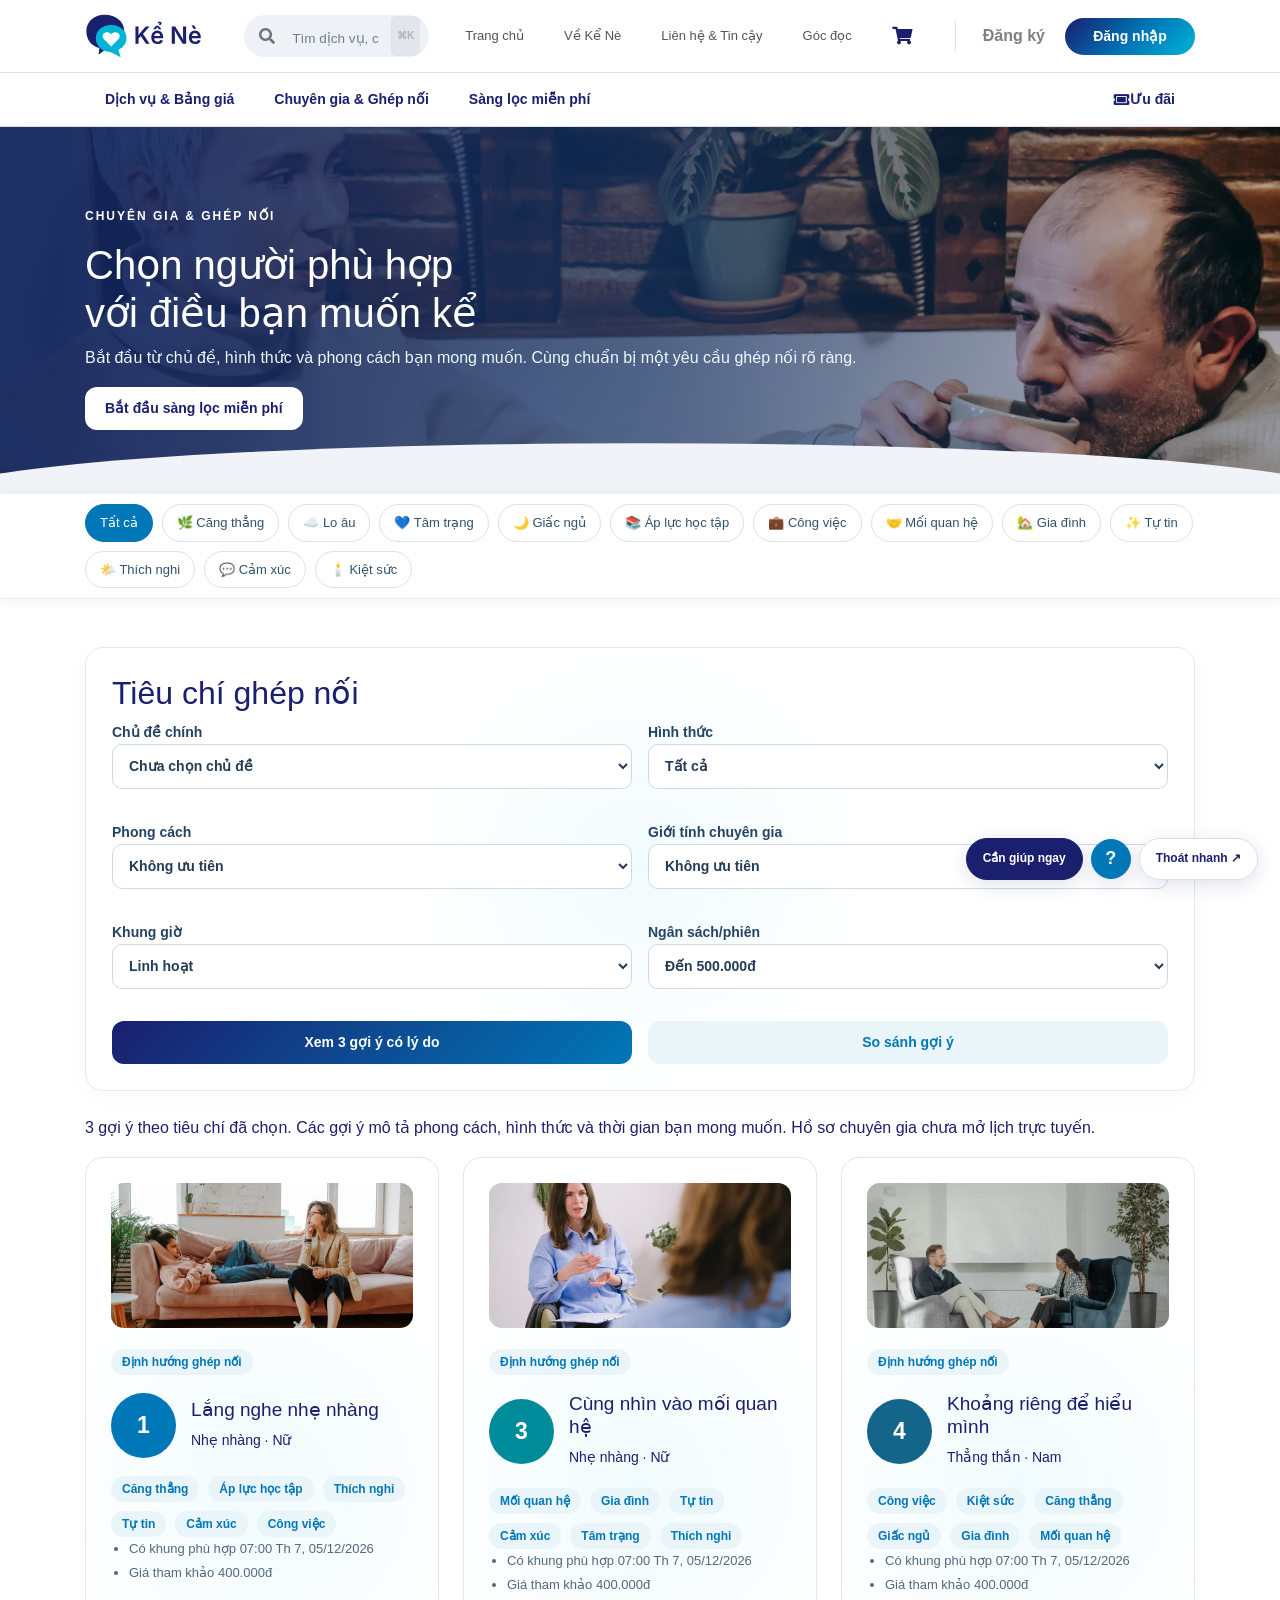
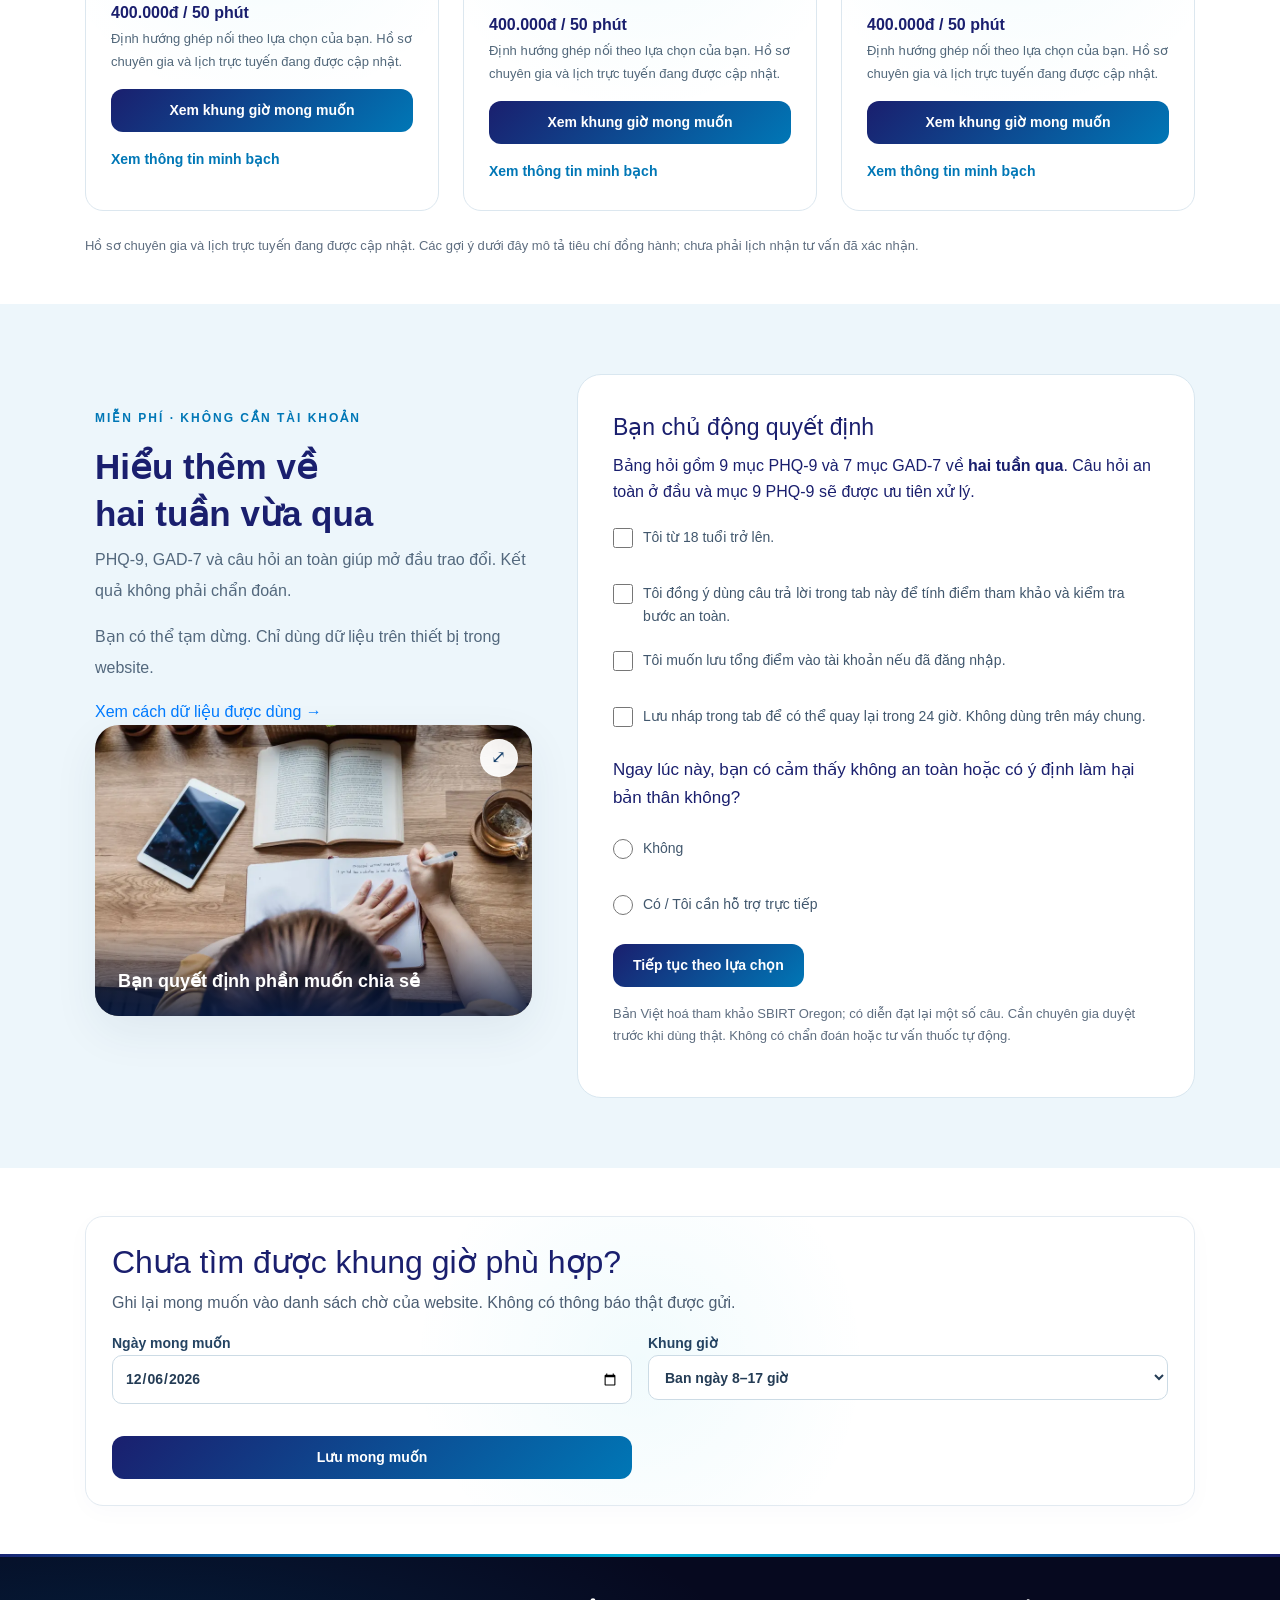
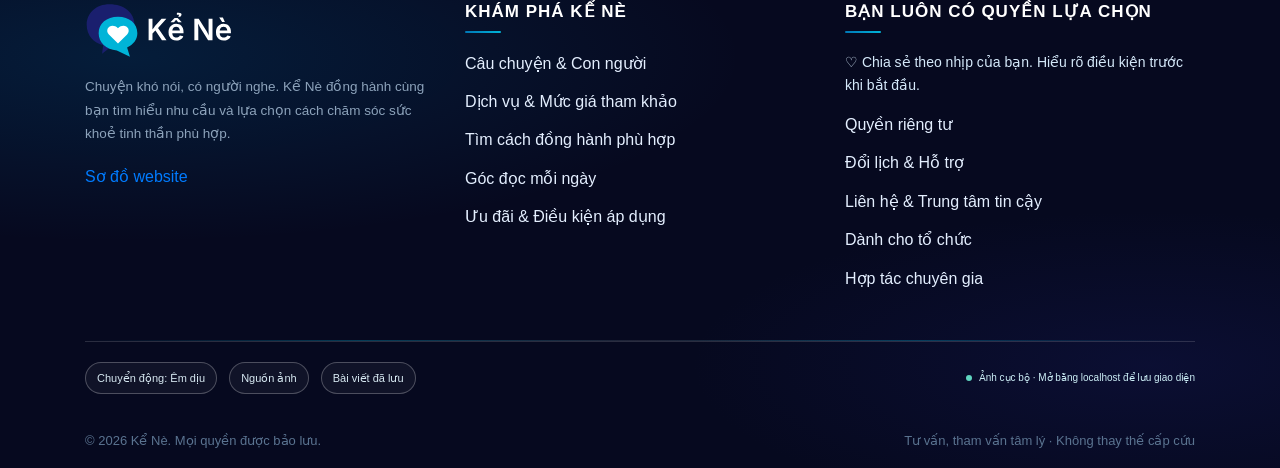
<file: html_diadiem.html>
<!DOCTYPE html>
<html lang="vi"><head><meta charset="UTF-8"><meta name="viewport" content="width=device-width,initial-scale=1"><meta name="description" content="Sàng lọc, tiêu chí, ba gợi ý và khung giờ mong muốn."><meta name="theme-color" content="#0077b6"><meta name="referrer" content="strict-origin-when-cross-origin"><title>Chuyên gia &amp; Ghép nối | Kể Nè</title><link rel="stylesheet" href="css/bootstrap.min.css"><link rel="stylesheet" href="css/fontawesome.min.css"><link rel="stylesheet" href="css/fonts.css"><link rel="stylesheet" href="css_trangchu.css"><style>
        
        :root {
            --primary-blue:   #0077b6;
            --dark-blue:      #1a1f6e;
            --accent-red:     #ff4d4d;
            --teal-light:     #00b4d8;
            --gradient-brand: linear-gradient(135deg, #1a1f6e 0%, #0077b6 55%, #00b4d8 100%);
            --bg-light:       #f0f4f8;
            --text-dark:      #1a1f6e;
            --text-muted:     #6c757d;
        }


        
        .dest-hero {
            background: var(--gradient-brand);
            padding: 80px 0 64px;
            position: relative; overflow: hidden;
        }
        
        .dest-hero::before {
            content: '';
            position: absolute; inset: 0;
            background: url('img/scene-care.svg') center/cover;
            opacity: .12;
        }
        
        .dest-hero-dots {
            position: absolute; inset: 0;
            background-image: radial-gradient(circle, rgba(255,255,255,.07) 1.5px, transparent 1.5px);
            background-size: 26px 26px; pointer-events: none;
        }
        
        .dest-hero::after {
            content: '';
            position: absolute; bottom: -1px; left: 0; right: 0; height: 52px;
            background: var(--bg-light);
            clip-path: ellipse(55% 100% at 50% 100%);
        }
        .dest-hero-inner { position: relative; z-index: 1; }
        .dest-hero-eyebrow {
            display: inline-flex; align-items: center; gap: 8px;
            font-size: 10px; font-weight: 800; letter-spacing: 4px; text-transform: uppercase;
            color: rgba(255,255,255,.8);
            background: rgba(255,255,255,.12); border: 1px solid rgba(255,255,255,.22);
            padding: 6px 18px; border-radius: 30px; margin-bottom: 16px;
        }
        .dest-hero-title {
            font-size: clamp(28px, 4.5vw, 56px); font-weight: 900; color: #fff;
            line-height: 1.1; letter-spacing: -1.5px; margin-bottom: 12px;
        }
        .dest-hero-title span { color: #00e5ff; }
        .dest-hero-sub { font-size: 14px; color: rgba(255,255,255,.78); line-height: 1.75; max-width: 460px; }
        
        .dest-hero-stats { display: flex; gap: 32px; margin-top: 28px; flex-wrap: wrap; }
        .dhs-num { font-size: 28px; font-weight: 900; color: #fff; line-height: 1; }
        .dhs-lbl { font-size: 11px; color: rgba(255,255,255,.65); margin-top: 2px; }

        
        .dest-filter-bar {
            background: #fff; border-bottom: 1px solid #eee;
            padding: 10px 0 10px;
            position: sticky; top: 68px; z-index: 200;
            box-shadow: 0 2px 12px rgba(0,0,0,.06);
            overflow: visible; 
        }
        .dest-filter-inner {
            display: flex; align-items: center; gap: 8px;
            overflow-x: auto; scrollbar-width: none;
            padding: 4px 16px; 
            -webkit-overflow-scrolling: touch;
            width: 100%; box-sizing: border-box;
        }
        .dest-filter-inner::-webkit-scrollbar { display: none; }
        .dest-filter-bar .container {
            overflow: visible;
        }
        
        .dest-chip {
            padding: 8px 18px; border-radius: 100px;
            border: 1.5px solid #dde4ef;
            font-size: 12px; font-weight: 700;
            color: var(--text-muted); white-space: nowrap;
            background: #fff; transition: all .25s;
            flex-shrink: 0;
        }
        .dest-chip:hover { border-color: var(--primary-blue); color: var(--primary-blue); }
        .dest-chip.active {
            background: var(--dark-blue); border-color: var(--dark-blue);
            color: #fff; box-shadow: 0 4px 14px rgba(26,31,110,.22);
        }

        
        .dest-main { background: var(--bg-light); padding: 56px 0 80px; }

        
        .dest-section {
            margin-bottom: 72px;
            scroll-margin-top: 120px; 
        }

        
        .dest-section-header {
            display: flex; align-items: flex-end; justify-content: space-between;
            margin-bottom: 20px; flex-wrap: wrap; gap: 10px;
        }
        .dest-section-name {
            font-size: 26px; font-weight: 900;
            color: var(--dark-blue); margin: 0;
            display: flex; align-items: center; gap: 10px;
        }
        .dest-section-name span { font-size: 28px; }
        .dest-section-tag {
            display: inline-block;
            background: rgba(0,119,182,.1); color: var(--primary-blue);
            font-size: 10px; font-weight: 800; text-transform: uppercase; letter-spacing: .8px;
            padding: 3px 10px; border-radius: 20px; margin-left: 6px;
        }
        .dest-section-tagline {
            font-size: 13px; color: var(--text-muted); margin: 4px 0 0;
            max-width: 520px; line-height: 1.6;
        }
        .dest-see-all-btn {
            font-size: 13px; font-weight: 700; color: var(--primary-blue);
            text-decoration: none !important;
            display: flex; align-items: center; gap: 5px;
            transition: gap .2s;
        }
        .dest-see-all-btn:hover { gap: 8px; }

        
        .dest-section-body {
            display: grid;
            grid-template-columns: 420px 1fr;
            gap: 20px;
        }
        @media (max-width: 992px) { .dest-section-body { grid-template-columns: 1fr; } }

        
        .dest-hero-card {
            border-radius: 22px; overflow: hidden;
            position: relative; height: 340px;
            box-shadow: 0 10px 40px rgba(0,0,0,.12);
            flex-shrink: 0;
        }
        .dest-hero-img {
            width: 100%; height: 100%; object-fit: cover;
            transition: transform .7s ease;
        }
        .dest-hero-card:hover .dest-hero-img { transform: scale(1.06); }
        
        .dest-hero-overlay {
            position: absolute; inset: 0;
            background: linear-gradient(to top, rgba(26,31,110,.75) 0%, transparent 50%);
            display: flex; flex-direction: column; justify-content: flex-end;
            padding: 22px;
        }
        .dest-hero-label {
            color: #fff; font-size: 20px; font-weight: 900; margin: 0;
        }
        .dest-hero-sub-label {
            color: rgba(255,255,255,.8); font-size: 12px; margin: 4px 0 12px;
        }
        
        .dest-hero-cta {
            display: inline-flex; align-items: center; gap: 7px;
            background: rgba(255,255,255,.18); border: 1.5px solid rgba(255,255,255,.35);
            color: #fff !important; text-decoration: none !important;
            font-size: 12px; font-weight: 800;
            padding: 8px 16px; border-radius: 100px;
            transition: background .22s, gap .2s;
        }
        .dest-hero-cta:hover { background: rgba(255,255,255,.3); gap: 10px; }

        
        .dest-right-col { display: flex; flex-direction: column; gap: 16px; }

        
        .dest-sub-label {
            font-size: 12px; font-weight: 800; text-transform: uppercase;
            letter-spacing: 1px; color: var(--primary-blue);
            display: flex; align-items: center; gap: 6px;
            margin-bottom: 10px;
        }

        
        .blog-mini-row {
            display: grid; grid-template-columns: repeat(3, 1fr); gap: 10px;
        }
        @media (max-width: 768px) { .blog-mini-row { grid-template-columns: 1fr 1fr; } }
        @media (max-width: 480px) { .blog-mini-row { grid-template-columns: 1fr; } }

        .blog-mini-card {
            border-radius: 14px; overflow: hidden; background: #fff;
            box-shadow: 0 3px 14px rgba(0,119,182,.07);
            border: 1px solid rgba(0,119,182,.08);
            transition: all .35s cubic-bezier(.34,1.2,.64,1);
            cursor: pointer;
        }
        .blog-mini-card:hover {
            transform: translateY(-6px);
            box-shadow: 0 18px 40px rgba(0,119,182,.15);
        }
        .bmc-img {
            height: 100px; overflow: hidden; position: relative;
            background: linear-gradient(135deg, #1a1f6e, #0077b6);
        }
        .bmc-img img {
            width: 100%; height: 100%; object-fit: cover;
            transition: transform .5s ease;
        }
        .blog-mini-card:hover .bmc-img img { transform: scale(1.08); }
        .bmc-cat {
            position: absolute; top: 7px; left: 8px;
            background: var(--gradient-brand); color: #fff;
            font-size: 9px; font-weight: 800; text-transform: uppercase; letter-spacing: .4px;
            padding: 2px 8px; border-radius: 20px; z-index: 2;
        }
        .bmc-body { padding: 10px 11px 11px; }
        .bmc-title {
            font-size: 12.5px; font-weight: 800; color: var(--dark-blue);
            line-height: 1.4; margin: 0 0 5px;
            display: -webkit-box; -webkit-line-clamp: 2; -webkit-box-orient: vertical; overflow: hidden;
            transition: color .2s;
        }
        .blog-mini-card:hover .bmc-title { color: var(--primary-blue); }
        .bmc-meta {
            display: flex; align-items: center; gap: 8px;
            font-size: 10px; color: #9baab8; font-weight: 500;
        }
        .bmc-meta i { color: var(--teal-light); }
        .bmc-read-more {
            display: inline-flex; align-items: center; gap: 4px;
            color: var(--primary-blue); font-size: 10.5px; font-weight: 800;
            margin-top: 5px; transition: gap .2s;
        }
        .blog-mini-card:hover .bmc-read-more { gap: 7px; }

        
        .service-mini-row {
            display: grid; grid-template-columns: repeat(3, 1fr); gap: 10px;
        }
        @media (max-width: 768px) { .service-mini-row { grid-template-columns: 1fr 1fr; } }
        @media (max-width: 480px) { .service-mini-row { grid-template-columns: 1fr; } }

        .service-mini-card {
            border-radius: 14px; overflow: hidden; background: #fff;
            box-shadow: 0 3px 14px rgba(0,0,0,.06);
            border: 1px solid rgba(0,0,0,.04);
            transition: all .35s cubic-bezier(.34,1.1,.64,1);
            cursor: pointer; display: flex; flex-direction: column;
        }
        .service-mini-card:hover {
            transform: translateY(-5px);
            box-shadow: 0 16px 36px rgba(26,31,110,.12);
        }
        .tmc-img { height: 90px; overflow: hidden; position: relative; }
        .tmc-img img {
            width: 100%; height: 100%; object-fit: cover;
            transition: transform .5s ease;
        }
        .service-mini-card:hover .tmc-img img { transform: scale(1.08); }
        .tmc-body { padding: 10px 11px 11px; flex: 1; display: flex; flex-direction: column; }
        .tmc-cat {
            font-size: 9px; font-weight: 900; text-transform: uppercase; letter-spacing: .8px;
            color: var(--primary-blue); margin-bottom: 3px;
        }
        .tmc-name {
            font-size: 12px; font-weight: 800; color: var(--dark-blue);
            line-height: 1.35; margin: 0; flex: 1;
            display: -webkit-box; -webkit-line-clamp: 2; -webkit-box-orient: vertical; overflow: hidden;
        }
        .tmc-footer {
            display: flex; align-items: center; justify-content: space-between;
            margin-top: 7px; padding-top: 7px; border-top: 1px solid #f0f4f8;
        }
        .tmc-price { font-size: 13px; font-weight: 900; color: var(--accent-red); }
        .tmc-rating { font-size: 10.5px; color: #f59e0b; font-weight: 700; }

        
        .dest-section-divider {
            height: 1px;
            background: linear-gradient(90deg, transparent, rgba(0,119,182,.15), transparent);
            margin-bottom: 72px;
        }

        
        #back-to-top {
            position: fixed; bottom: 28px; right: 28px;
            width: 44px; height: 44px; border-radius: 50%;
            background: var(--gradient-brand);
            color: #fff; border: none;
            box-shadow: 0 4px 20px rgba(0,119,182,.4);
            font-size: 16px;
            opacity: 0; pointer-events: none;
            transition: all .3s ease;
            z-index: 9000;
            display: flex; align-items: center; justify-content: center;
        }
        #back-to-top.show { opacity: 1; pointer-events: all; }
        #back-to-top:hover { transform: translateY(-3px); }

        
        @media (max-width: 768px) {
            .dest-section-body { grid-template-columns: 1fr; }
            .dest-hero-card { height: 240px; }
            .blog-mini-row, .service-mini-row { grid-template-columns: 1fr 1fr; }
        }
        @media (max-width: 480px) {
            .blog-mini-row, .service-mini-row { grid-template-columns: 1fr; }
        }
    


        
        .btn-login {
            background:linear-gradient(135deg,#1a1f6e,#0077b6);
            color:#fff !important; border:none; border-radius:10px;
            padding:7px 16px; font-size:13px; transition:all .2s;
        }
        .btn-login:hover { opacity:.88; transform:translateY(-1px); }
        
        .user-avatar-btn {
            width:38px; height:38px; border-radius:50%;
            background:linear-gradient(135deg,#1a1f6e,#0077b6);
            display:flex; align-items:center; justify-content:center;
            color:#fff; font-weight:800; font-size:15px;
            cursor:pointer; border:none; transition:all .2s;
        }
        .user-avatar-btn:hover { box-shadow:0 4px 14px rgba(0,119,182,.35); }
        .user-profile-dropdown .dropdown-menu {
            border-radius:14px; padding:8px 0;
            box-shadow:0 8px 30px rgba(0,0,0,.12);
        }

        </style><link rel="stylesheet" href="css/kene-experience.css"><link rel="manifest" href="manifest.webmanifest"><meta name="color-scheme" content="light"><link rel="icon" type="image/svg+xml" href="img/favicon.svg"><link rel="icon" type="image/png" sizes="32x32" href="img/brand/icon-32.png"><link rel="apple-touch-icon" href="img/brand/icon-180.png"><link rel="stylesheet" href="css/kene-brand.css"></head><body data-page="experts"><header class="navbar navbar-expand-lg navbar-light bg-white sticky-top py-2 border-bottom">
        <div class="container">

            
            <a class="navbar-brand" href="html_trangchu.html">
                <img src="img/logo.svg" alt="Kể Nè — Không gian lắng nghe" height="46" class=" logo-header" width="142">
            </a>

            
            <div class="header-search-wrap mx-lg-4 d-none d-md-flex">
<div class="input-group header-search">
                    <div class="input-group-prepend border-0">
                        <span class="input-group-text bg-transparent border-0 text-muted"><i class="fas fa-search"></i></span>
                    </div>
                    <input type="text" id="header-search-inp" class="form-control border-0 bg-transparent" placeholder="Tìm dịch vụ, chuyên gia, bài viết…" autocomplete="off" aria-label="Tìm kiếm toàn website">
                    
                    <span class="hs-shortcut d-none d-lg-inline-flex align-items-center">⌘K</span>
                </div>
                <div id="header-dropdown" class="search-dropdown"></div>
            </div>

            
            <div class="navbar-nav ml-auto align-items-center">
                <a class="nav-item nav-link mr-3 d-none d-xl-block small-text" href="html_trangchu.html">Trang chủ</a>
                <a class="nav-item nav-link mr-3 d-none d-lg-block small-text" href="html_gioithieu.html">Về Kể Nè</a>
                <a class="nav-item nav-link mr-3 d-none d-lg-block small-text" href="html_lienhe_chinhsach.html">Liên hệ &amp; Tin cậy</a>
                <a class="nav-item nav-link mr-3 d-none d-md-block small-text" href="html_blog.html">Góc đọc</a>

                
                <a class="nav-item nav-link mr-3 text-dark" href="html_giohang.html" style="position:relative;" aria-label="Giỏ dịch vụ">
                    <i class="fas fa-shopping-cart fa-lg"></i>
                    <span id="cart-badge" style="position:absolute;top:-4px;right:-8px;background:#ff4d4d;color:#fff;border-radius:50%;width:18px;height:18px;font-size:10px;font-weight:700;display:none;align-items:center;justify-content:center;line-height:1;">0</span>
                </a>

                
                <div class="auth-buttons" id="auth-zone">
                    <a class="nav-item nav-link mr-3 font-weight-bold" href="html_dangnhap_dangky.html">Đăng ký</a>
                    <a class="btn btn-login font-weight-bold" href="html_dangnhap_dangky.html">Đăng nhập</a>
                    <a class="nav-item nav-link ml-2 d-none d-sm-block" href="html_thongtin.html">
                        <i class="fas fa-user-circle fa-2x text-muted"></i>
                    </a>
                </div>
            </div>

        </div>
    </header>

    <nav class="sub-nav bg-white border-bottom" aria-label="Dịch vụ"><div class="container"><div class="nav kn-subnav"><a class="nav-link" href="html_dichvu.html">Dịch vụ &amp; Bảng giá</a><a class="nav-link" href="html_diadiem.html">Chuyên gia &amp; Ghép nối</a><a class="nav-link" href="html_diadiem.html#sang-loc">Sàng lọc miễn phí</a><a class="nav-link ml-auto sub-voucher-link" href="html_khuyenmaivatiepthi.html"><i class="fas fa-ticket-alt" aria-hidden="true"></i> Ưu đãi</a></div></div></nav><a class="kn-skip" href="#main-content">Bỏ qua điều hướng</a><main id="main-content"><section class="dest-hero ke-photo-hero"><div class="ke-hero-photo-panel"><picture class="ke-picture " data-ke-image="friends-listen"><source type="image/webp" srcset="img/photos/friends-listen-960.webp 960w, img/photos/friends-listen-1920.webp 1920w" sizes="100vw"><img src="img/photos/friends-listen-1920.jpg" alt="Hai người ngồi lắng nghe nhau bên tách cà phê" width="1920" height="1280" loading="eager" decoding="async" fetchpriority="high" data-ke-photo="friends-listen"></picture></div><div class="container"><span class="kn-hero-eyebrow">CHUYÊN GIA &amp; GHÉP NỐI</span><h1>Chọn người phù hợp<br>với điều bạn muốn kể</h1><p>Bắt đầu từ chủ đề, hình thức và phong cách bạn mong muốn. Cùng chuẩn bị một yêu cầu ghép nối rõ ràng.</p><a href="#sang-loc" class="kn-btn kn-btn-white">Bắt đầu sàng lọc miễn phí</a></div></section><div class="dest-filter-bar"><div class="container"><div id="expert-topics" class="kn-chips"></div></div></div><section class="container py-5" id="ghep-noi"><div class="kn-white-card mb-4"><h2 class="ke-reveal">Tiêu chí ghép nối</h2><form id="match-form" class="kn-form-grid"><label>Chủ đề chính<select id="match-topic"></select></label><label>Hình thức<select id="match-channel"><option value="">Tất cả</option><option value="video">Video</option><option value="audio">Âm thanh</option><option value="text">Nhắn tin</option></select></label><label>Phong cách<select id="match-style"><option value="">Không ưu tiên</option><option>Nhẹ nhàng</option><option>Có cấu trúc</option><option>Thẳng thắn</option></select></label><label>Giới tính chuyên gia<select id="match-gender"><option value="">Không ưu tiên</option><option>Nữ</option><option>Nam</option></select></label><label>Khung giờ<select id="match-period"><option value="">Linh hoạt</option><option value="day">Ban ngày 8–17 giờ</option><option value="evening">Buổi tối 19–23 giờ</option></select></label><label>Ngân sách/phiên<select id="match-budget"><option value="500000">Đến 500.000đ</option><option value="400000">Đến 400.000đ</option><option value="300000">Đến 300.000đ</option></select></label><button class="kn-btn" type="submit">Xem 3 gợi ý có lý do</button><button class="kn-btn kn-btn-light" type="button" data-action="compare">So sánh gợi ý</button></form></div><div id="match-summary" aria-live="polite"></div><div class="kn-grid-3" id="expert-grid"></div><div id="expert-compare" class="my-4"></div><div class="kn-note mt-3">Hồ sơ chuyên gia và lịch trực tuyến đang được cập nhật. Các gợi ý dưới đây mô tả tiêu chí đồng hành; chưa phải lịch nhận tư vấn đã xác nhận.</div></section><section id="sang-loc" class="kn-screen-section"><div class="container"><div class="kn-screen-shell"><div class="kn-screen-side"><span class="kn-eyebrow">MIỄN PHÍ · KHÔNG CẦN TÀI KHOẢN</span><h2 class="ke-reveal">Hiểu thêm về<br>hai tuần vừa qua</h2><p>PHQ-9, GAD-7 và câu hỏi an toàn giúp mở đầu trao đổi. Kết quả không phải chẩn đoán.</p><p>Bạn có thể tạm dừng. Chỉ dùng dữ liệu trên thiết bị trong website.</p><a href="html_lienhe_chinhsach.html#bao-mat">Xem cách dữ liệu được dùng →</a><figure class="ke-photo-frame ke-tilt "><picture class="ke-picture " data-ke-image="journal-planning"><source type="image/webp" srcset="img/photos/journal-planning-960.webp 960w, img/photos/journal-planning-1920.webp 1920w" sizes="(max-width: 600px) 100vw, (max-width: 1100px) 50vw, 33vw"><img src="img/photos/journal-planning-1920.jpg" alt="Bạn quyết định phần muốn chia sẻ" width="1920" height="1280" loading="lazy" decoding="async" data-ke-photo="journal-planning"></picture><button type="button" class="ke-photo-zoom" data-ke-lightbox="journal-planning" data-ke-gallery="screening" aria-label="Xem ảnh lớn: Bạn quyết định phần muốn chia sẻ"><span aria-hidden="true">⤢</span></button><figcaption><strong>Bạn quyết định phần muốn chia sẻ</strong></figcaption></figure></div><div id="screen-app" class="kn-screen-app" aria-live="polite"></div></div></div></section><section class="container py-5"><div class="kn-white-card"><h2 class="ke-reveal">Chưa tìm được khung giờ phù hợp?</h2><p>Ghi lại mong muốn vào danh sách chờ của website. Không có thông báo thật được gửi.</p><form id="waitlist-form" class="kn-form-grid"><label>Ngày mong muốn<input type="date" id="wait-date" required></label><label>Khung giờ<select id="wait-period"><option>Ban ngày 8–17 giờ</option><option>Buổi tối 19–23 giờ</option></select></label><button type="submit" class="kn-btn">Lưu mong muốn</button></form><div id="waitlist-result" aria-live="polite"></div></div></section></main><footer class="kene-footer"><div class="footer-bg-layer"></div><div class="container position-relative" style="z-index:2"><div class="row footer-main-row pt-5 pb-4"><div class="col-lg-4 col-md-6 mb-4"><a href="html_trangchu.html" class="footer-brand d-inline-block mb-3" aria-label="Kể Nè — Trang chủ"><img class="footer-logo" src="img/logo-white.svg" width="150" height="49" alt="Kể Nè"></a><p class="footer-desc">Chuyện khó nói, có người nghe. Kể Nè đồng hành cùng bạn tìm hiểu nhu cầu và lựa chọn cách chăm sóc sức khoẻ tinh thần phù hợp.</p><a class="footer-sitemap-btn" href="html_sitemap.html">Sơ đồ website</a></div><div class="col-lg-4 col-md-6 mb-4"><h2 class="footer-heading">Khám phá Kể Nè</h2><ul class="ke-footer-links"><li><a href="html_gioithieu.html">Câu chuyện &amp; Con người</a></li><li><a href="html_dichvu.html">Dịch vụ &amp; Mức giá tham khảo</a></li><li><a href="html_diadiem.html">Tìm cách đồng hành phù hợp</a></li><li><a href="html_blog.html">Góc đọc mỗi ngày</a></li><li><a href="html_khuyenmaivatiepthi.html">Ưu đãi &amp; Điều kiện áp dụng</a></li></ul></div><div class="col-lg-4 col-md-12 mb-4"><h2 class="footer-heading">Bạn luôn có quyền lựa chọn</h2><p class="ke-footer-promise">♡ Chia sẻ theo nhịp của bạn. Hiểu rõ điều kiện trước khi bắt đầu.</p><ul class="ke-footer-links"><li><a href="html_lienhe_chinhsach.html#du-lieu">Quyền riêng tư</a></li><li><a href="html_lienhe_chinhsach.html#doi-lich">Đổi lịch &amp; Hỗ trợ</a></li><li><a href="html_lienhe_chinhsach.html">Liên hệ &amp; Trung tâm tin cậy</a></li><li><a href="html_lienhe_chinhsach.html?topic=to-chuc">Dành cho tổ chức</a></li><li><a href="html_lienhe_chinhsach.html?topic=chuyen-gia">Hợp tác chuyên gia</a></li></ul></div></div><div class="footer-divider"></div><div class="ke-footer-tools"><button type="button" data-ke-motion aria-pressed="false">Chuyển động: Êm dịu</button><button type="button" data-ke-credits>Nguồn ảnh</button><button type="button" data-ke-saved-articles>Bài viết đã lưu</button><span id="ke-offline-state" class="ke-offline-state">Ảnh cục bộ · Không cần Internet</span></div><div class="footer-bottom py-3 d-flex flex-wrap justify-content-between"><p class="footer-copy mb-0">© 2026 Kể Nè. Mọi quyền được bảo lưu.</p><p class="footer-copy mb-0">Tư vấn, tham vấn tâm lý · Không thay thế cấp cứu</p></div></div></footer><div id="kn-toast" class="kn-toast" hidden role="status" aria-live="polite"></div><div class="kn-tools"><button class="kn-sos-btn" data-action="sos">Cần giúp ngay</button><button class="kn-help-btn" data-action="help" aria-label="Mở trợ giúp thao tác">?</button><button class="kn-exit-btn" data-action="quick-exit">Thoát nhanh ↗</button></div><div id="kn-modal" class="kn-modal" hidden role="dialog" aria-modal="true" aria-labelledby="kn-modal-title"><div class="kn-modal-dialog"><div class="kn-modal-header"><h2 id="kn-modal-title"></h2><div><button class="kn-link" data-action="sos">Cần giúp ngay</button><button class="kn-modal-close" data-action="close-modal" aria-label="Đóng cửa sổ">×</button></div></div><div id="kn-modal-body"></div></div></div><div id="kn-sos" class="kn-modal kn-sos-overlay" hidden role="dialog" aria-modal="true" aria-labelledby="kn-sos-title"><div class="kn-modal-dialog"><div class="kn-modal-header"><h2 id="kn-sos-title">Ưu tiên sự an toàn của bạn</h2><button class="kn-modal-close" data-action="close-sos" aria-label="Đóng hướng dẫn">×</button></div><p>Nếu có nguy cơ tức thời, hãy gọi cấp cứu y tế hoặc đến cơ sở cấp cứu gần nhất. Nếu có thể, nhờ một người tin cậy ở cạnh bạn.</p><a class="kn-btn kn-btn-full" href="tel:115">Gọi cấp cứu y tế 115</a><p class="kn-note mt-3">115 là cấp cứu y tế, không phải đường dây tư vấn của Kể Nè.</p><div class="kn-white-card my-3"><h3 class="kn-h4">Website không có người trực</h3><p>Kể Nè không phải kênh cấp cứu và không gửi cảnh báo từ nút này. Đừng chờ phản hồi trên website khi bạn đang không an toàn.</p><p id="kn-support-hours"></p></div><button class="kn-btn kn-btn-light" data-action="quick-exit">Thoát nhanh khỏi website</button></div></div><button id="back-to-top" class="kn-back-top" aria-label="Lên đầu trang" hidden>↑</button><script src="js/jquery.min.js" defer></script><script src="js/bootstrap.bundle.min.js" defer></script><script src="js/kene-data.js" defer></script><script src="js/kene-engine.js" defer></script><script src="js/kene-core.js" defer></script><script src="js/kene-media-data.js" defer></script><script src="js/kene-media.js" defer></script><script src="js/kene-runtime.js" defer></script><script src="js/kene-pages.js" defer></script><script src="js/kene-offline-version.js" defer></script><script src="js/kene-experience.js" defer></script><script src="js/kene-scenes.js" defer></script></body></html>
</file>
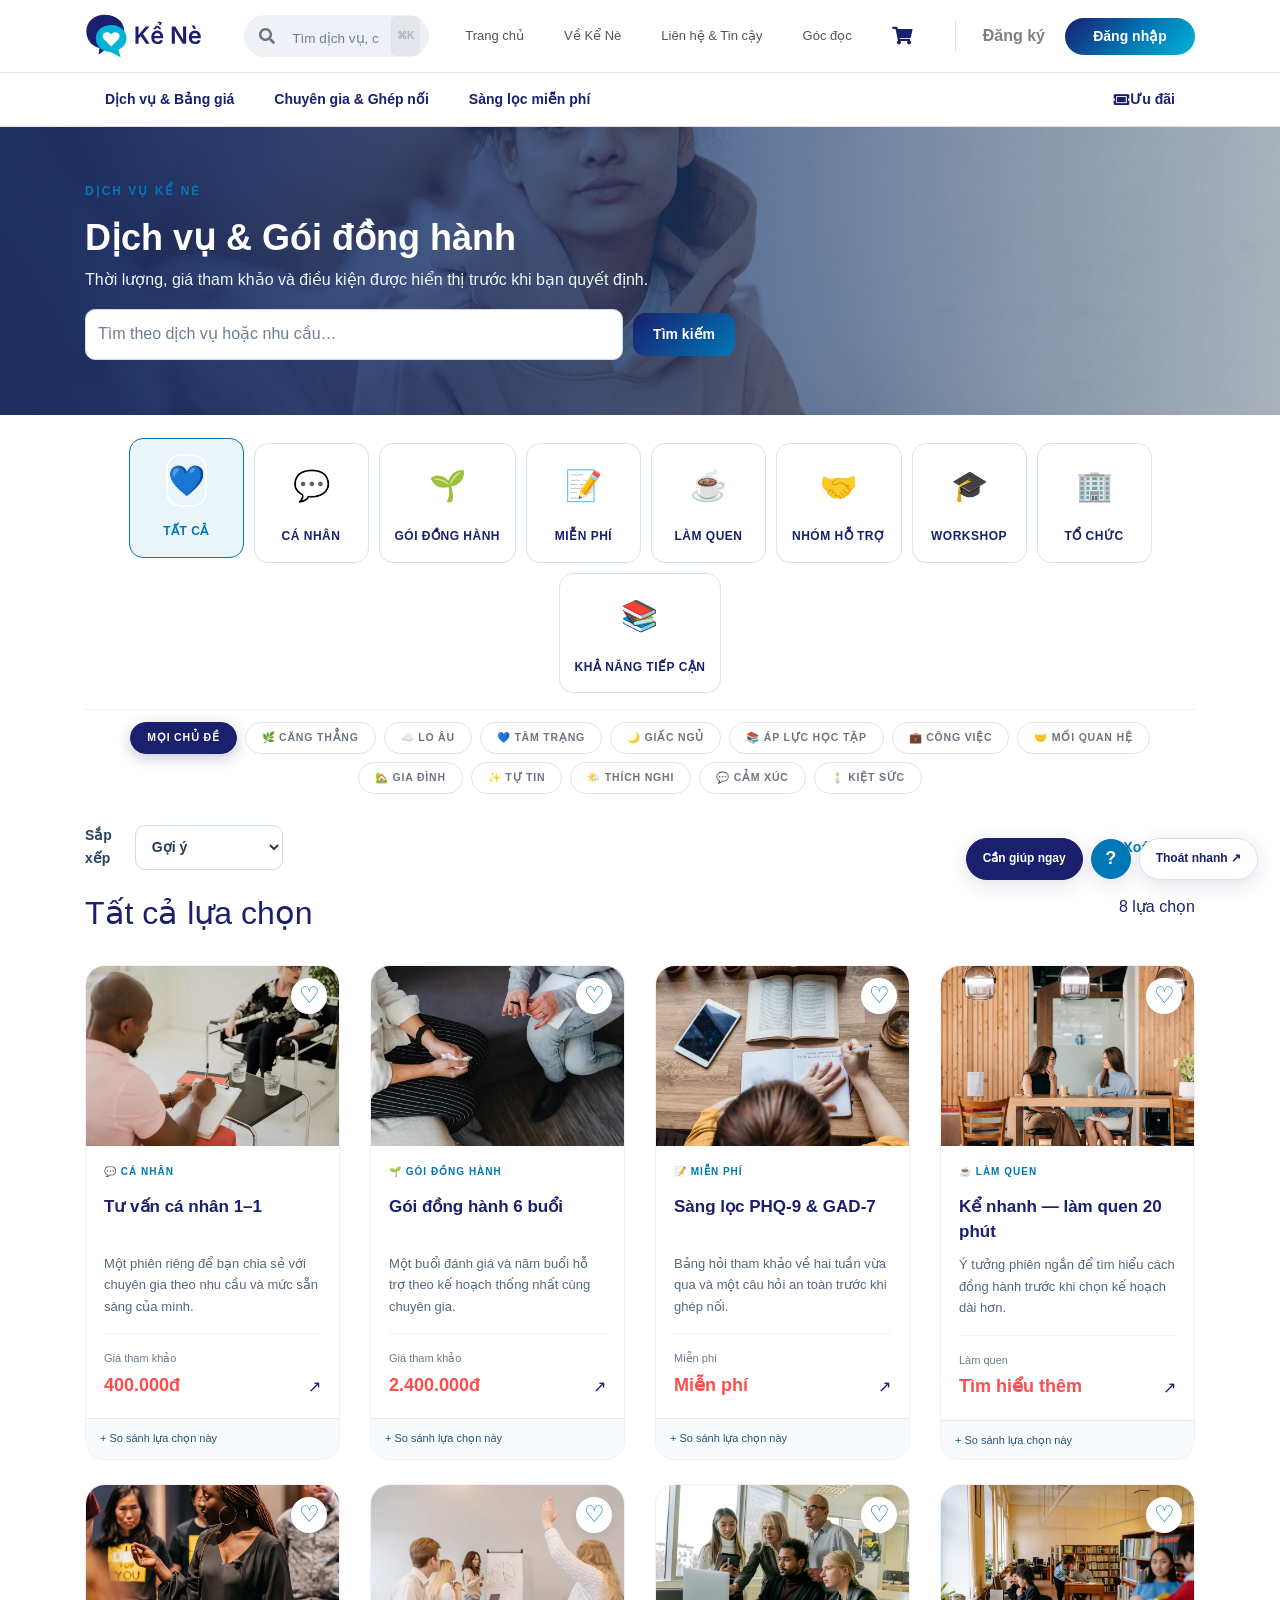
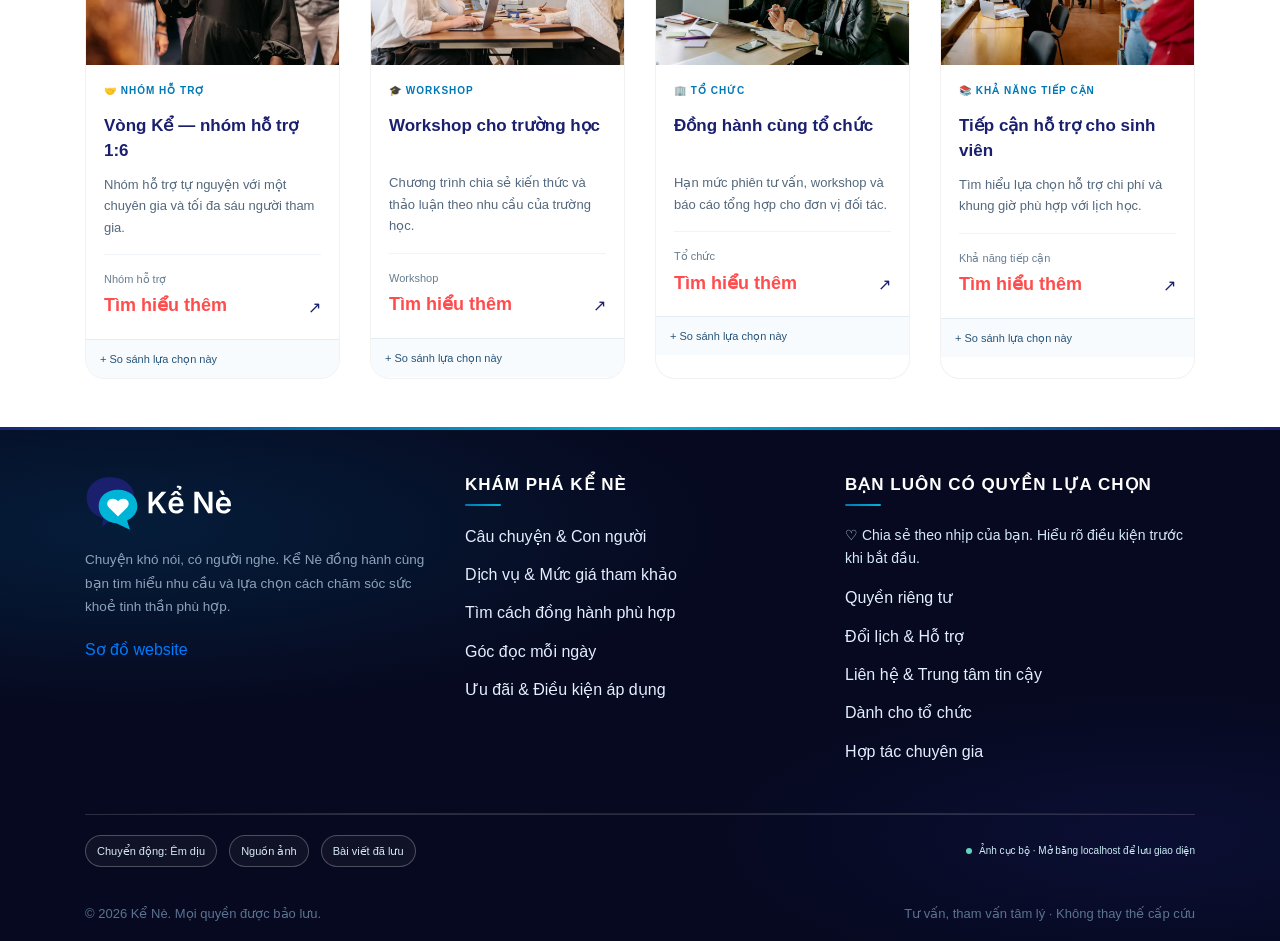
<file: html_dichvu.html>
<!DOCTYPE html>
<html lang="vi"><head><meta charset="UTF-8"><meta name="viewport" content="width=device-width,initial-scale=1"><meta name="description" content="Phiên 50 phút, gói 6 buổi và các chương trình hỗ trợ."><meta name="theme-color" content="#0077b6"><meta name="referrer" content="strict-origin-when-cross-origin"><title>Dịch vụ &amp; Bảng giá | Kể Nè</title><link rel="stylesheet" href="css/bootstrap.min.css"><link rel="stylesheet" href="css/fontawesome.min.css"><link rel="stylesheet" href="css/fonts.css"><link rel="stylesheet" href="css_trangchu.css"><style>
        


        
        .dv-hero {
            background: linear-gradient(135deg,#1a1f6e 0%,#0077b6 55%,#00b4d8 100%);
            padding: 48px 0 36px; position: relative; overflow: hidden;
        }
        .dv-hero::before {
            content: ''; position: absolute; inset: 0;
            background: url('img/scene-care.svg') center/cover;
            opacity: .13;
        }
        .dv-hero-inner { position: relative; z-index: 1; }

        
        .dv-search-bar {
            max-width: 600px; margin: 0 auto;
            background: #fff; border-radius: 50px;
            padding: 5px 7px 5px 22px;
            display: flex; align-items: center;
            box-shadow: 0 12px 44px rgba(0,0,0,.2);
        }
        .dv-search-bar input { flex:1; border:none; outline:none; font-size:14px; font-weight:600; color:#1a1f6e; background:transparent; }
        .dv-search-bar input::placeholder { color:#aab4c0; }
        .dv-search-btn {
            background: linear-gradient(135deg,#1a1f6e,#0077b6);
            color:#fff; border:none; border-radius:40px;
            padding: 10px 22px; font-size:12.5px; font-weight:900; cursor:pointer; white-space:nowrap;
            transition: all .25s;
        }
        .dv-search-btn:hover { opacity:.9; transform:scale(1.04); }

        
        .dv-cate-wrap { display:flex; flex-wrap:wrap; justify-content:center; gap:10px 18px; padding:24px 0 12px; }
        .dv-cate-item {
            display:flex; flex-direction:column; align-items:center; gap:8px;
            padding:12px 16px; border-radius:16px; cursor:pointer;
            border:2px solid transparent; transition:all .3s cubic-bezier(.34,1.2,.64,1); min-width:86px;
        }
        .dv-cate-item:hover, .dv-cate-item.active {
            background:rgba(0,119,182,.08); border-color:rgba(0,119,182,.28); transform:translateY(-5px);
        }
        .dv-cate-icon { width:62px; height:62px; border-radius:15px; overflow:hidden; border:2px solid #fff; box-shadow:0 6px 18px rgba(0,0,0,.1); }
        .dv-cate-icon img { width:100%; height:100%; object-fit:cover; }
        .dv-cate-label { font-size:11px; font-weight:800; text-transform:uppercase; letter-spacing:.5px; color:#1a1f6e; }
        .dv-cate-item.active .dv-cate-label { color:#0077b6; }

        
        .dv-city-row { display:flex; flex-wrap:wrap; justify-content:center; gap:7px; padding:12px 0 22px; border-top:1px solid #eef2f8; margin-top:4px; }
        .dv-chip {
            padding:7px 16px; border-radius:100px;
            border:1.5px solid #dde4ef; font-size:10.5px; font-weight:800;
            text-transform:uppercase; letter-spacing:.8px;
            transition:all .2s; color:#6c757d; cursor:pointer; background:#fff;
        }
        .dv-chip:hover { border-color:#0077b6; color:#0077b6; background:rgba(0,119,182,.05); }
        .dv-chip.active { background:#1a1f6e; border-color:#1a1f6e; color:#fff; box-shadow:0 4px 14px rgba(26,31,110,.25); }

        
        .dv-card {
            border-radius:20px; overflow:hidden; border:1px solid rgba(0,0,0,.05);
            background:#fff; transition:all .4s cubic-bezier(.34,1.1,.64,1);
            height:100%; display:flex; flex-direction:column; cursor:pointer;
        }
        .dv-card:hover { transform:translateY(-9px) scale(1.016); box-shadow:0 28px 56px rgba(26,31,110,.1); }
        .dv-card-img { overflow:hidden; height:200px; }
        .dv-card-img img { width:100%; height:100%; object-fit:cover; transition:transform .7s ease; }
        .dv-card:hover .dv-card-img img { transform:scale(1.08); }
        .dv-card-body { padding:16px 18px; flex:1; display:flex; flex-direction:column; }
        .dv-card-meta { font-size:10px; font-weight:900; color:#0077b6; text-transform:uppercase; letter-spacing:1px; margin-bottom:5px; }
        .dv-card-title { font-size:14.5px; font-weight:800; color:#1a1f6e; line-height:1.35; flex:1; margin-bottom:8px; }
        .dv-card-foot { display:flex; justify-content:space-between; align-items:center; padding-top:10px; border-top:1px solid #f0f4f8; }
        .dv-card-price { font-size:16px; font-weight:900; color:#ff4d4d; }

        
        .dv-gallery {
            display:grid; grid-template-columns:2fr 1fr; gap:12px;
            height:460px; border-radius:26px; overflow:hidden;
            box-shadow:0 20px 56px rgba(26,31,110,.1); margin-bottom:28px;
        }
        .dv-gallery-main { overflow:hidden; position:relative; }
        .dv-gallery-main img { width:100%; height:100%; object-fit:cover; transition:transform .7s ease; }
        .dv-gallery-main:hover img { transform:scale(1.04); }
        .dv-gallery-side { display:grid; grid-template-rows:1fr 1fr; gap:12px; }
        .dv-gallery-thumb { overflow:hidden; }
        .dv-gallery-thumb img { width:100%; height:100%; object-fit:cover; transition:transform .6s ease; }
        .dv-gallery-thumb:hover img { transform:scale(1.06); }
        @media(max-width:767px){
            .dv-gallery { grid-template-columns:1fr; height:auto; }
            .dv-gallery-side { grid-template-columns:1fr 1fr; grid-template-rows:none; height:130px; }
            .dv-gallery-main { height:220px; }
        }

        
        .dv-desc { font-size:1.05rem; line-height:1.88; color:#5a6780; border-left:5px solid rgba(0,119,182,.2); padding:11px 22px; margin-bottom:30px; background:linear-gradient(to right,rgba(0,119,182,.03),transparent); border-radius:0 9px 9px 0; }

        
        .dv-highlight { background:#f7f9ff; border:1px solid #dde4ef; border-radius:13px; padding:14px 12px; text-align:center; }

        
        .dv-acc { border:1px solid #edf2f7; border-radius:14px; margin-bottom:10px; overflow:hidden; background:#fff; transition:.25s; }
        .dv-acc:hover { border-color:rgba(0,119,182,.22); box-shadow:0 4px 18px rgba(0,119,182,.06); }
        .dv-acc-hd { padding:16px 22px; display:flex; align-items:center; cursor:pointer; gap:12px; }
        .dv-acc-time { font-size:13px; font-weight:900; color:#0077b6; min-width:52px; }
        .dv-acc-title { font-size:14px; font-weight:800; color:#1a1f6e; flex:1; }
        .dv-acc-icon { color:#c0ccd8; transition:transform .28s; flex-shrink:0; }
        .dv-acc-body { max-height:0; overflow:hidden; transition:max-height .5s cubic-bezier(.4,0,.2,1); background:#fafbff; }
        .dv-acc-body.open { max-height:600px; border-top:1px solid #edf2f7; }
        .dv-acc-inner { padding:16px 22px; }
        .dv-tip { background:linear-gradient(135deg,#e8f4fd,#f0f9ff); padding:11px 15px; border-radius:11px; border-left:3px solid #0077b6; margin-top:11px; }

        
        .dv-inc { background:#f0fdf4; border:1px solid #bbf7d0; border-radius:16px; padding:20px; }
        .dv-exc { background:#fff7f7; border:1px solid #fecaca; border-radius:16px; padding:20px; }

        
        .dv-review { background:#f8faff; border:1px solid #edf2f7; border-radius:18px; padding:20px; margin-bottom:12px; }
        .dv-avatar { width:44px; height:44px; border-radius:50%; background:linear-gradient(135deg,#1a1f6e,#0077b6); display:flex; align-items:center; justify-content:center; color:#fff; font-weight:900; font-size:13px; flex-shrink:0; }
        .dv-stars { color:#f59e0b; font-size:12px; letter-spacing:1px; }
        .dv-verified { display:inline-flex; align-items:center; gap:3px; font-size:9.5px; font-weight:800; color:#16a34a; background:#dcfce7; border-radius:20px; padding:2px 7px; }
        .dv-rbar-row { display:flex; align-items:center; gap:7px; margin-bottom:6px; }
        .dv-rbar-lbl { font-size:11px; font-weight:700; color:#6c757d; width:14px; text-align:right; }
        .dv-rbar-track { flex:1; height:5px; background:#edf2f7; border-radius:5px; overflow:hidden; }
        .dv-rbar-fill { height:100%; background:linear-gradient(90deg,#f59e0b,#fbbf24); border-radius:5px; transition:width 1s ease; width:0%; }
        .dv-rbar-cnt { font-size:11px; font-weight:700; color:#6c757d; width:18px; }

        
        .dv-booking {
            background:#fff; border:1px solid #edf2f7; border-radius:22px;
            padding:24px 22px; position:sticky; top:88px;
            box-shadow:0 14px 44px rgba(26,31,110,.07);
        }
        .dv-booking-price { font-size:36px; font-weight:900; color:#ff4d4d; letter-spacing:-1px; line-height:1; }
        .dv-form-group { margin-bottom:11px; }
        .dv-label { font-size:10px; font-weight:900; letter-spacing:2px; text-transform:uppercase; color:#6c757d; margin-bottom:5px; display:block; }
        .dv-input { width:100%; border:1.5px solid #edf2f7; border-radius:11px; padding:10px 13px; font-size:13px; font-weight:600; color:#1a1f6e; background:#fafbff; outline:none; transition:.2s; font-family:inherit; }
        .dv-input:focus { border-color:#0077b6; background:#fff; box-shadow:0 0 0 3px rgba(0,119,182,.08); }
        .dv-select { width:100%; border:1.5px solid #edf2f7; border-radius:11px; padding:10px 13px; font-size:13px; font-weight:600; color:#1a1f6e; background:#fafbff; outline:none; transition:.2s; appearance:none; cursor:pointer; font-family:inherit; }
        .dv-select:focus { border-color:#0077b6; box-shadow:0 0 0 3px rgba(0,119,182,.08); }
        .dv-counter { display:flex; align-items:center; border:1.5px solid #edf2f7; border-radius:11px; overflow:hidden; background:#fafbff; }
        .dv-ctr-btn { width:40px; height:40px; display:flex; align-items:center; justify-content:center; font-size:18px; font-weight:700; color:#6c757d; cursor:pointer; background:none; border:none; transition:.18s; }
        .dv-ctr-btn:hover { background:#edf2f7; color:#0077b6; }
        .dv-ctr-val { flex:1; text-align:center; font-weight:900; font-size:15px; color:#1a1f6e; }
        .dv-breakdown { background:#f7f9ff; border-radius:13px; padding:14px 16px; margin:12px 0; }
        .dv-bdr { display:flex; justify-content:space-between; font-size:12px; font-weight:700; color:#6c757d; margin-bottom:6px; }
        .dv-bdr.total { border-top:1px solid #dde4ef; padding-top:8px; margin-top:4px; color:#1a1f6e; font-size:14px; font-weight:900; }
        .dv-bdr.total .v { color:#ff4d4d; }
        .dv-btn-book { width:100%; padding:14px; border:none; border-radius:15px; background:linear-gradient(135deg,#1a1f6e,#0077b6,#00b4d8); color:#fff; font-size:12.5px; font-weight:900; letter-spacing:1px; text-transform:uppercase; cursor:pointer; transition:all .26s; display:flex; align-items:center; justify-content:center; gap:8px; }
        .dv-btn-book:hover { transform:translateY(-2px); box-shadow:0 10px 28px rgba(26,31,110,.3); }
        .dv-btn-consult { width:100%; padding:11px; border:1.5px solid #dde4ef; border-radius:15px; background:transparent; color:#6c757d; font-size:11px; font-weight:800; text-transform:uppercase; letter-spacing:1px; cursor:pointer; transition:all .2s; margin-top:7px; font-family:inherit; }
        .dv-btn-consult:hover { border-color:#0077b6; color:#0077b6; }
        .dv-info-item { display:flex; align-items:center; gap:9px; font-size:12px; font-weight:700; color:#6c757d; margin-bottom:7px; }
        .dv-info-icon { width:34px; height:34px; border-radius:9px; background:rgba(0,119,182,.07); display:flex; align-items:center; justify-content:center; color:#0077b6; flex-shrink:0; font-size:13px; }

        
        .dv-modal { position:fixed; inset:0; background:rgba(26,31,110,.52); backdrop-filter:blur(8px); z-index:3000; display:flex; align-items:center; justify-content:center; padding:20px; opacity:0; pointer-events:none; transition:opacity .3s; }
        .dv-modal.open { opacity:1; pointer-events:auto; }
        .dv-modal-box { background:#fff; border-radius:26px; width:100%; max-width:450px; padding:34px; box-shadow:0 36px 96px rgba(26,31,110,.22); transform:translateY(18px) scale(.97); transition:transform .32s cubic-bezier(.34,1.2,.64,1); position:relative; }
        .dv-modal.open .dv-modal-box { transform:translateY(0) scale(1); }
        .dv-modal-icon { width:68px; height:68px; border-radius:18px; background:linear-gradient(135deg,#1a1f6e,#0077b6); display:flex; align-items:center; justify-content:center; margin:0 auto 16px; }

        
        .dv-divider { width:44px; height:3px; background:linear-gradient(135deg,#1a1f6e,#0077b6); border-radius:4px; margin-bottom:18px; }

        
        @media(max-width:991px){ .dv-booking { position:static; margin-top:24px; } }
        @media(max-width:575px){ .dv-cate-wrap { gap:8px 14px; } }

        .hd-dropdown {
            position: absolute; top: calc(100% - 1px); left: 0; right: 0;
            background: #fff;
            border-radius: 0 0 18px 18px;
            border: 1.5px solid rgba(0,119,182,.5); border-top: none;
            box-shadow: 0 20px 56px rgba(26,31,110,.14);
            z-index: 9200; display: none; max-height: 440px; overflow-y: auto;
        }
        .hd-dropdown.hd-open { display: block; animation: hdSlide .22s ease; }
        @keyframes hdSlide { from{opacity:0;transform:translateY(-6px)} to{opacity:1;transform:translateY(0)} }
        .hd-item {
            padding: 10px 16px; display: flex; align-items: center; gap: 12px;
            cursor: pointer; border-bottom: 1px solid #f0f4f8;
        }
        .hd-item:hover { background: #f7f9ff; }
        .hd-item img { width: 44px; height: 44px; border-radius: 9px; object-fit: cover; flex-shrink:0; }
        .hd-item-title { font-size: 13px; font-weight: 800; color: #1a1f6e; overflow: hidden; text-overflow: ellipsis; white-space: nowrap; }
        .hd-item-meta { font-size: 11px; font-weight: 700; color: #6c757d; }
        .hd-footer {
            padding: 10px 18px; text-align: center; font-size: 12px;
            font-weight: 800; color: #0077b6; cursor: pointer;
        }
        .hd-footer:hover { background: #f7f9ff; }
    
        
        .dv-btn-cart {
            width:100%; padding:12px; border:2px solid #0077b6;
            border-radius:15px; background:transparent; color:#0077b6;
            font-size:12px; font-weight:900; text-transform:uppercase;
            letter-spacing:1px; cursor:pointer; transition:all .22s;
            margin-top:7px; font-family:inherit;
            display:flex; align-items:center; justify-content:center; gap:8px;
        }
        .dv-btn-cart:hover { background:#0077b6; color:#fff; transform:translateY(-2px); box-shadow:0 8px 22px rgba(0,119,182,.25); }
        
        .cart-badge-wrap { position:relative; display:inline-flex; }
        .cart-badge {
            position:absolute; top:-7px; right:-9px;
            background:#ff4d4d; color:#fff; border-radius:50%;
            width:17px; height:17px; font-size:10px; font-weight:900;
            display:none; align-items:center; justify-content:center;
            border:2px solid #fff; line-height:1;
        }
        
        #cart-toast {
            position:fixed; bottom:28px; right:28px; z-index:9999;
            background:#1a1f6e; color:#fff; border-radius:14px;
            padding:14px 20px; font-size:13px; font-weight:700;
            box-shadow:0 12px 36px rgba(26,31,110,.25);
            display:flex; align-items:center; gap:10px;
            transform:translateY(80px); opacity:0;
            transition:all .35s cubic-bezier(.34,1.2,.64,1);
            pointer-events:none;
        }
        #cart-toast.show { transform:translateY(0); opacity:1; }
        #cart-toast i { font-size:16px; color:#00d4aa; }

        
        .dv-voucher-wrap { margin-top: 8px; }
        .dv-voucher-row { display: flex; gap: 8px; align-items: center; }
        .dv-voucher-input {
            flex: 1; height: 40px; padding: 0 12px;
            border: 1.5px solid #dde4ef; border-radius: 10px;
            font-size: 13px; font-weight: 700; letter-spacing: 1px;
            color: #1a1f6e; background: #f7f9ff;
            transition: border-color .2s; font-family: inherit;
        }
        .dv-voucher-input:focus {
            outline: none; border-color: #0077b6;
            background: #fff; box-shadow: 0 0 0 3px rgba(0,119,182,.08);
        }
        .dv-voucher-btn {
            height: 40px; padding: 0 14px; background: #1a1f6e; color: #fff;
            border: none; border-radius: 10px; font-size: 12px; font-weight: 800;
            cursor: pointer; transition: background .2s, transform .15s; white-space: nowrap;
        }
        .dv-voucher-btn:hover { background: #0077b6; transform: scale(1.04); }
        .dv-voucher-msg { margin-top: 5px; font-size: 11.5px; font-weight: 700; min-height: 16px; }
        .dv-voucher-msg.ok  { color: #10b981; }
        .dv-voucher-msg.err { color: #ef4444; }


</style><link rel="stylesheet" href="css/kene-experience.css"><link rel="manifest" href="manifest.webmanifest"><meta name="color-scheme" content="light"><link rel="icon" type="image/svg+xml" href="img/favicon.svg"><link rel="icon" type="image/png" sizes="32x32" href="img/brand/icon-32.png"><link rel="apple-touch-icon" href="img/brand/icon-180.png"><link rel="stylesheet" href="css/kene-brand.css"></head><body data-page="services"><header class="navbar navbar-expand-lg navbar-light bg-white sticky-top py-2 border-bottom">
        <div class="container">

            
            <a class="navbar-brand" href="html_trangchu.html">
                <img src="img/logo.svg" alt="Kể Nè — Không gian lắng nghe" height="46" class=" logo-header" width="142">
            </a>

            
            <div class="header-search-wrap mx-lg-4 d-none d-md-flex">
<div class="input-group header-search">
                    <div class="input-group-prepend border-0">
                        <span class="input-group-text bg-transparent border-0 text-muted"><i class="fas fa-search"></i></span>
                    </div>
                    <input type="text" id="header-search-inp" class="form-control border-0 bg-transparent" placeholder="Tìm dịch vụ, chuyên gia, bài viết…" autocomplete="off" aria-label="Tìm kiếm toàn website">
                    
                    <span class="hs-shortcut d-none d-lg-inline-flex align-items-center">⌘K</span>
                </div>
                <div id="header-dropdown" class="search-dropdown"></div>
            </div>

            
            <div class="navbar-nav ml-auto align-items-center">
                <a class="nav-item nav-link mr-3 d-none d-xl-block small-text" href="html_trangchu.html">Trang chủ</a>
                <a class="nav-item nav-link mr-3 d-none d-lg-block small-text" href="html_gioithieu.html">Về Kể Nè</a>
                <a class="nav-item nav-link mr-3 d-none d-lg-block small-text" href="html_lienhe_chinhsach.html">Liên hệ &amp; Tin cậy</a>
                <a class="nav-item nav-link mr-3 d-none d-md-block small-text" href="html_blog.html">Góc đọc</a>

                
                <a class="nav-item nav-link mr-3 text-dark" href="html_giohang.html" style="position:relative;" aria-label="Giỏ dịch vụ">
                    <i class="fas fa-shopping-cart fa-lg"></i>
                    <span id="cart-badge" style="position:absolute;top:-4px;right:-8px;background:#ff4d4d;color:#fff;border-radius:50%;width:18px;height:18px;font-size:10px;font-weight:700;display:none;align-items:center;justify-content:center;line-height:1;">0</span>
                </a>

                
                <div class="auth-buttons" id="auth-zone">
                    <a class="nav-item nav-link mr-3 font-weight-bold" href="html_dangnhap_dangky.html">Đăng ký</a>
                    <a class="btn btn-login font-weight-bold" href="html_dangnhap_dangky.html">Đăng nhập</a>
                    <a class="nav-item nav-link ml-2 d-none d-sm-block" href="html_thongtin.html">
                        <i class="fas fa-user-circle fa-2x text-muted"></i>
                    </a>
                </div>
            </div>

        </div>
    </header>

    <nav class="sub-nav bg-white border-bottom" aria-label="Dịch vụ"><div class="container"><div class="nav kn-subnav"><a class="nav-link" href="html_dichvu.html">Dịch vụ &amp; Bảng giá</a><a class="nav-link" href="html_diadiem.html">Chuyên gia &amp; Ghép nối</a><a class="nav-link" href="html_diadiem.html#sang-loc">Sàng lọc miễn phí</a><a class="nav-link ml-auto sub-voucher-link" href="html_khuyenmaivatiepthi.html"><i class="fas fa-ticket-alt" aria-hidden="true"></i> Ưu đãi</a></div></div></nav><a class="kn-skip" href="#main-content">Bỏ qua điều hướng</a><main id="main-content"><div class="dv-hero ke-photo-hero"><div class="ke-hero-photo-panel"><picture class="ke-picture " data-ke-image="care-notes"><source type="image/webp" srcset="img/photos/care-notes-960.webp 960w, img/photos/care-notes-1920.webp 1920w" sizes="100vw"><img src="img/photos/care-notes-1920.jpg" alt="Lắng nghe và ghi chú trong cuộc trò chuyện" width="1920" height="2880" loading="eager" decoding="async" fetchpriority="high" data-ke-photo="care-notes"></picture></div><div class="container"><span class="kn-eyebrow">DỊCH VỤ KỂ NÈ</span><h1>Dịch vụ &amp; Gói đồng hành</h1><p>Thời lượng, giá tham khảo và điều kiện được hiển thị trước khi bạn quyết định.</p><div class="kn-search-line"><label class="sr-only" for="service-search">Tìm dịch vụ</label><input id="service-search" placeholder="Tìm theo dịch vụ hoặc nhu cầu…"><button class="kn-btn" data-action="search-services">Tìm kiếm</button></div></div></div><div id="home-view"><div class="container"><div id="dv-cate-wrap" class="dv-cate-wrap"></div><div id="dv-city-row" class="dv-city-row"></div><div class="kn-filter-extra"><label>Sắp xếp <select id="service-sort"><option value="default">Gợi ý</option><option value="price">Giá tăng dần</option><option value="duration">Thời lượng</option></select></label><button class="kn-link" data-action="reset-services">Xoá bộ lọc</button></div></div><section class="container py-4"><div class="d-flex justify-content-between mb-4"><h2 id="grid-title" class="ke-reveal">Tất cả lựa chọn</h2><span id="grid-count" aria-live="polite"></span></div><div id="dv-grid" class="row"></div></section></div><div id="detail-view" class="d-none"><div class="container py-4"><button class="kn-btn kn-btn-light mb-4" data-action="service-back">← Quay lại danh sách</button><div class="dv-gallery" id="dv-gallery"></div><div class="row"><div class="col-lg-8"><div id="dv-detail-tags" class="mb-3"></div><h1 id="dv-detail-title"></h1><div class="dv-desc" id="dv-detail-desc"></div><div id="dv-highlights" class="row mb-4"></div><h2 class="kn-h3 ke-reveal">Quy trình đồng hành</h2><div id="dv-itinerary"></div><div id="dv-include-section" class="row my-4"></div><div class="kn-white-card mb-4"><h2 class="kn-h3 ke-reveal">Phản hồi và độ phù hợp</h2><p>Hãy xem chuyên môn, cách đồng hành và mức độ phù hợp trước khi quyết định. Phản hồi chỉ có ý nghĩa khi phản ánh trải nghiệm thực tế.</p><a href="html_diadiem.html">Xem tiêu chí ghép nối →</a></div></div><div class="col-lg-4"><div id="dv-booking-box" class="dv-booking"></div></div></div></div></div></main><footer class="kene-footer"><div class="footer-bg-layer"></div><div class="container position-relative" style="z-index:2"><div class="row footer-main-row pt-5 pb-4"><div class="col-lg-4 col-md-6 mb-4"><a href="html_trangchu.html" class="footer-brand d-inline-block mb-3" aria-label="Kể Nè — Trang chủ"><img class="footer-logo" src="img/logo-white.svg" width="150" height="49" alt="Kể Nè"></a><p class="footer-desc">Chuyện khó nói, có người nghe. Kể Nè đồng hành cùng bạn tìm hiểu nhu cầu và lựa chọn cách chăm sóc sức khoẻ tinh thần phù hợp.</p><a class="footer-sitemap-btn" href="html_sitemap.html">Sơ đồ website</a></div><div class="col-lg-4 col-md-6 mb-4"><h2 class="footer-heading">Khám phá Kể Nè</h2><ul class="ke-footer-links"><li><a href="html_gioithieu.html">Câu chuyện &amp; Con người</a></li><li><a href="html_dichvu.html">Dịch vụ &amp; Mức giá tham khảo</a></li><li><a href="html_diadiem.html">Tìm cách đồng hành phù hợp</a></li><li><a href="html_blog.html">Góc đọc mỗi ngày</a></li><li><a href="html_khuyenmaivatiepthi.html">Ưu đãi &amp; Điều kiện áp dụng</a></li></ul></div><div class="col-lg-4 col-md-12 mb-4"><h2 class="footer-heading">Bạn luôn có quyền lựa chọn</h2><p class="ke-footer-promise">♡ Chia sẻ theo nhịp của bạn. Hiểu rõ điều kiện trước khi bắt đầu.</p><ul class="ke-footer-links"><li><a href="html_lienhe_chinhsach.html#du-lieu">Quyền riêng tư</a></li><li><a href="html_lienhe_chinhsach.html#doi-lich">Đổi lịch &amp; Hỗ trợ</a></li><li><a href="html_lienhe_chinhsach.html">Liên hệ &amp; Trung tâm tin cậy</a></li><li><a href="html_lienhe_chinhsach.html?topic=to-chuc">Dành cho tổ chức</a></li><li><a href="html_lienhe_chinhsach.html?topic=chuyen-gia">Hợp tác chuyên gia</a></li></ul></div></div><div class="footer-divider"></div><div class="ke-footer-tools"><button type="button" data-ke-motion aria-pressed="false">Chuyển động: Êm dịu</button><button type="button" data-ke-credits>Nguồn ảnh</button><button type="button" data-ke-saved-articles>Bài viết đã lưu</button><span id="ke-offline-state" class="ke-offline-state">Ảnh cục bộ · Không cần Internet</span></div><div class="footer-bottom py-3 d-flex flex-wrap justify-content-between"><p class="footer-copy mb-0">© 2026 Kể Nè. Mọi quyền được bảo lưu.</p><p class="footer-copy mb-0">Tư vấn, tham vấn tâm lý · Không thay thế cấp cứu</p></div></div></footer><div id="kn-toast" class="kn-toast" hidden role="status" aria-live="polite"></div><div class="kn-tools"><button class="kn-sos-btn" data-action="sos">Cần giúp ngay</button><button class="kn-help-btn" data-action="help" aria-label="Mở trợ giúp thao tác">?</button><button class="kn-exit-btn" data-action="quick-exit">Thoát nhanh ↗</button></div><div id="kn-modal" class="kn-modal" hidden role="dialog" aria-modal="true" aria-labelledby="kn-modal-title"><div class="kn-modal-dialog"><div class="kn-modal-header"><h2 id="kn-modal-title"></h2><div><button class="kn-link" data-action="sos">Cần giúp ngay</button><button class="kn-modal-close" data-action="close-modal" aria-label="Đóng cửa sổ">×</button></div></div><div id="kn-modal-body"></div></div></div><div id="kn-sos" class="kn-modal kn-sos-overlay" hidden role="dialog" aria-modal="true" aria-labelledby="kn-sos-title"><div class="kn-modal-dialog"><div class="kn-modal-header"><h2 id="kn-sos-title">Ưu tiên sự an toàn của bạn</h2><button class="kn-modal-close" data-action="close-sos" aria-label="Đóng hướng dẫn">×</button></div><p>Nếu có nguy cơ tức thời, hãy gọi cấp cứu y tế hoặc đến cơ sở cấp cứu gần nhất. Nếu có thể, nhờ một người tin cậy ở cạnh bạn.</p><a class="kn-btn kn-btn-full" href="tel:115">Gọi cấp cứu y tế 115</a><p class="kn-note mt-3">115 là cấp cứu y tế, không phải đường dây tư vấn của Kể Nè.</p><div class="kn-white-card my-3"><h3 class="kn-h4">Website không có người trực</h3><p>Kể Nè không phải kênh cấp cứu và không gửi cảnh báo từ nút này. Đừng chờ phản hồi trên website khi bạn đang không an toàn.</p><p id="kn-support-hours"></p></div><button class="kn-btn kn-btn-light" data-action="quick-exit">Thoát nhanh khỏi website</button></div></div><button id="back-to-top" class="kn-back-top" aria-label="Lên đầu trang" hidden>↑</button><script src="js/jquery.min.js" defer></script><script src="js/bootstrap.bundle.min.js" defer></script><script src="js/kene-data.js" defer></script><script src="js/kene-engine.js" defer></script><script src="js/kene-core.js" defer></script><script src="js/kene-media-data.js" defer></script><script src="js/kene-media.js" defer></script><script src="js/kene-runtime.js" defer></script><script src="js/kene-pages.js" defer></script><script src="js/kene-offline-version.js" defer></script><script src="js/kene-experience.js" defer></script><script src="js/kene-scenes.js" defer></script></body></html>
</file>
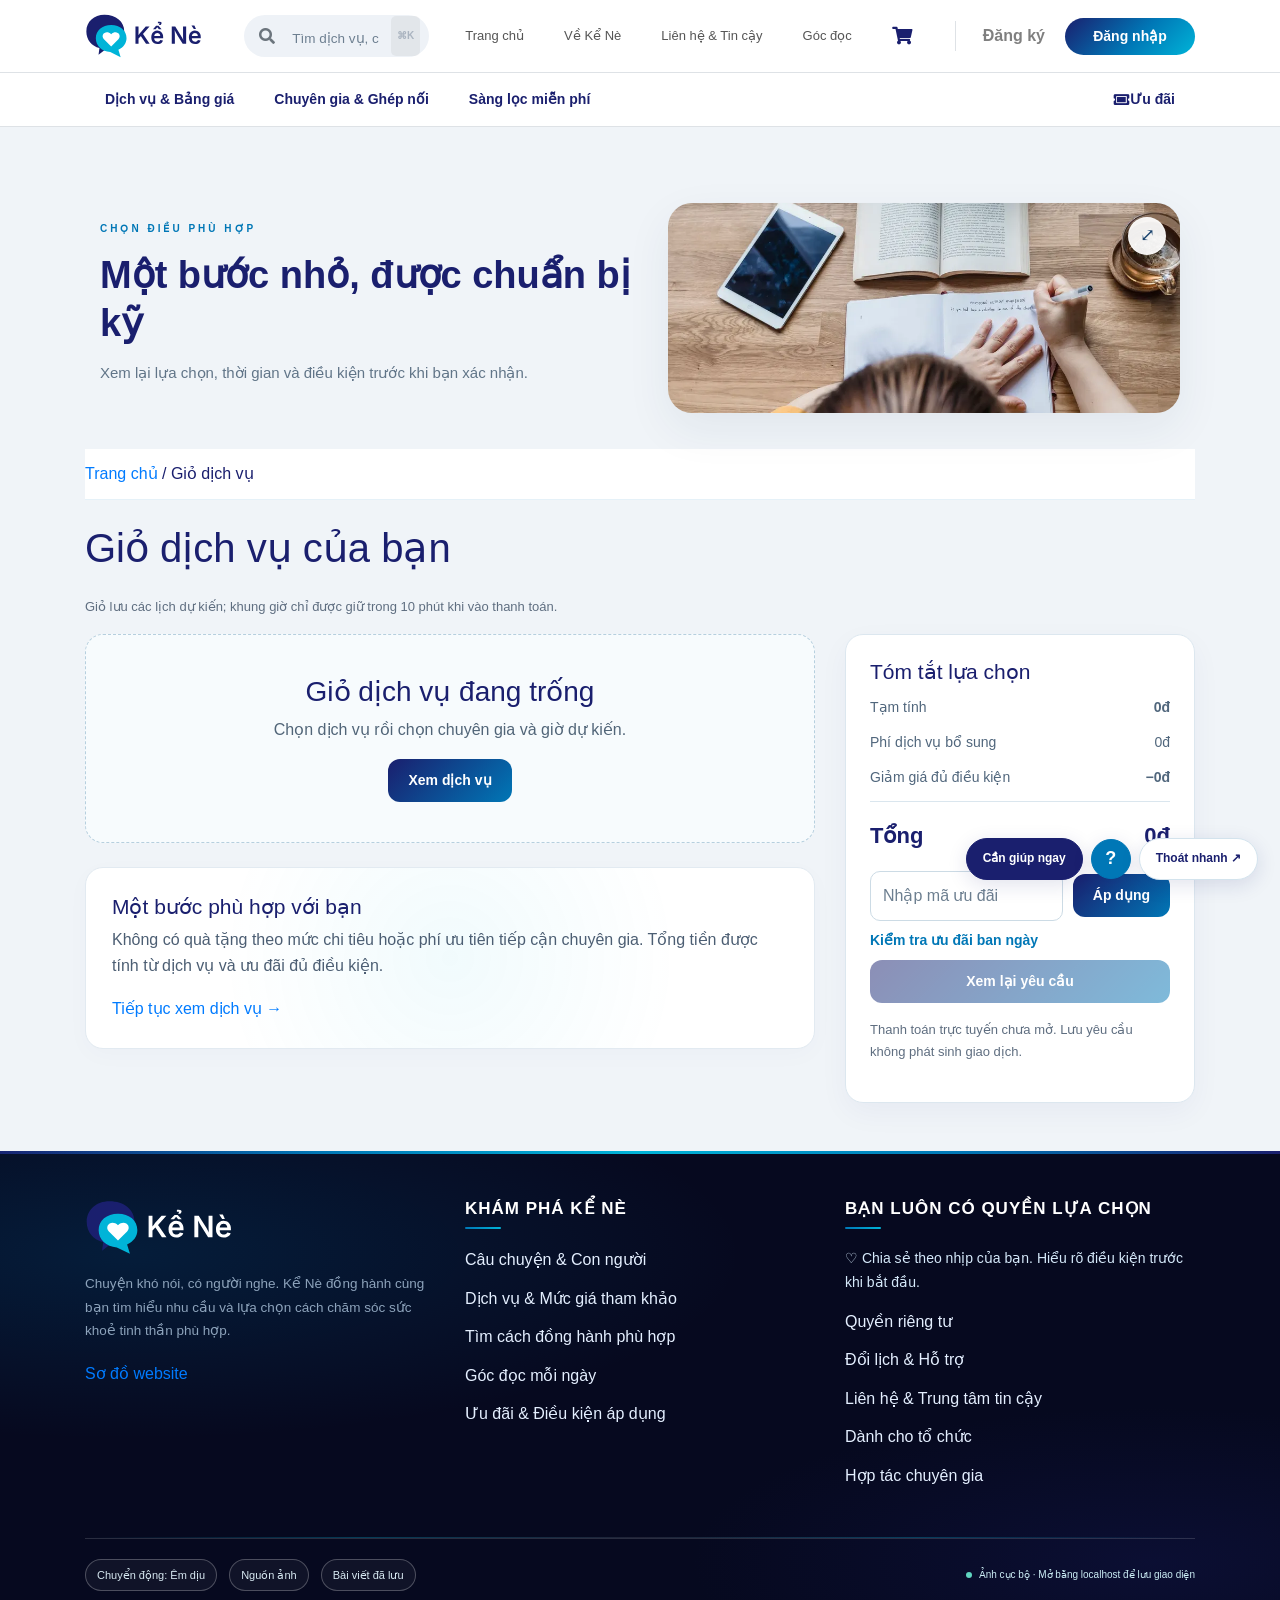
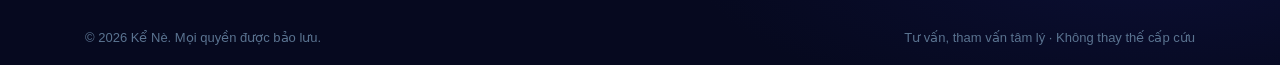
<file: html_giohang.html>
<!DOCTYPE html>
<html lang="vi"><head><meta charset="UTF-8"><meta name="viewport" content="width=device-width,initial-scale=1"><meta name="description" content="Kiểm tra lịch dự kiến, ưu đãi và tổng tiền."><meta name="theme-color" content="#0077b6"><meta name="referrer" content="strict-origin-when-cross-origin"><title>Giỏ dịch vụ | Kể Nè</title><link rel="stylesheet" href="css/bootstrap.min.css"><link rel="stylesheet" href="css/fontawesome.min.css"><link rel="stylesheet" href="css/fonts.css"><link rel="stylesheet" href="css_trangchu.css"><style>
        
        :root {
            --primary-blue:   #0077b6;
            --dark-blue:      #1a1f6e;
            --accent-red:     #ff4d4d;
            --teal-light:     #00b4d8;
            --gradient-brand: linear-gradient(135deg, #1a1f6e 0%, #0077b6 55%, #00b4d8 100%);
            --bg-light:       #f0f4f8;
            --text-dark:      #1a1f6e;
            --text-muted:     #6c757d;
            --white:          #ffffff;
        }


        
        body { background: var(--bg-light); }

        
        .cart-breadcrumb {
            background: #fff;
            border-bottom: 1px solid rgba(0,119,182,0.1);
            padding: 12px 0;
        }
        .cart-breadcrumb .breadcrumb {
            background: transparent;
            margin: 0; padding: 0;
            font-size: 13px;
        }
        .cart-breadcrumb .breadcrumb-item a { color: var(--primary-blue); text-decoration: none; }
        .cart-breadcrumb .breadcrumb-item.active { color: var(--text-muted); }

        
        #cart-skeleton {
            display: none; 
        }
        .skeleton-block {
            background: linear-gradient(90deg, #e8edf3 25%, #f4f7fc 50%, #e8edf3 75%);
            background-size: 200% 100%;
            animation: shimmer 1.4s infinite;
            border-radius: 12px;
        }
        @keyframes shimmer {
            0%   { background-position: 200% 0; }
            100% { background-position: -200% 0; }
        }
        .skel-card {
            background: #fff;
            border-radius: 20px;
            padding: 20px;
            margin-bottom: 16px;
            display: flex;
            gap: 16px;
            box-shadow: 0 2px 12px rgba(0,0,0,0.05);
        }
        .skel-img  { width: 120px; height: 90px; flex-shrink: 0; }
        .skel-body { flex: 1; display: flex; flex-direction: column; gap: 10px; }
        .skel-line { height: 14px; }
        .skel-line.w-70 { width: 70%; }
        .skel-line.w-50 { width: 50%; }
        .skel-line.w-30 { width: 30%; }
        .skel-summary {
            background: #fff;
            border-radius: 20px;
            padding: 24px;
            box-shadow: 0 2px 12px rgba(0,0,0,0.05);
        }
        .skel-summary .skel-line { margin-bottom: 14px; }

        
        .cart-page-title {
            font-size: 26px;
            font-weight: 900;
            color: var(--dark-blue);
            margin-bottom: 4px;
        }
        .cart-page-subtitle {
            font-size: 14px;
            color: var(--text-muted);
        }

        
        .gift-progress-bar-wrap {
            background: #fff;
            border-radius: 16px;
            padding: 16px 20px;
            margin-bottom: 20px;
            box-shadow: 0 2px 12px rgba(0,119,182,0.08);
            border: 1px solid rgba(0,119,182,0.1);
        }
        .gift-progress-label {
            font-size: 13px;
            font-weight: 700;
            color: var(--dark-blue);
            margin-bottom: 10px;
            display: flex;
            align-items: center;
            gap: 8px;
        }
        .gift-progress-track {
            height: 8px;
            background: #e8edf3;
            border-radius: 8px;
            overflow: hidden;
        }
        .gift-progress-fill {
            height: 100%;
            background: var(--gradient-brand);
            border-radius: 8px;
            width: 0%;
            transition: width 0.5s cubic-bezier(0.34,1.2,0.64,1);
        }
        
        .gift-progress-bar-wrap.achieved .gift-progress-fill {
            background: linear-gradient(90deg, #00b894, #00cec9);
        }
        .gift-achieved-msg {
            display: none;
            font-size: 13px;
            font-weight: 700;
            color: #00b894;
            margin-top: 6px;
            animation: bounceIn 0.4s cubic-bezier(0.34,1.56,0.64,1);
        }
        .gift-progress-bar-wrap.achieved .gift-achieved-msg { display: block; }
        .gift-progress-bar-wrap.achieved .gift-remaining-msg { display: none; }
        @keyframes bounceIn {
            0%   { transform: scale(0.5); opacity: 0; }
            100% { transform: scale(1);   opacity: 1; }
        }

        
        .cart-item-card {
            background: #fff;
            border-radius: 20px;
            padding: 20px;
            margin-bottom: 16px;
            display: flex;
            gap: 18px;
            box-shadow: 0 2px 14px rgba(0,0,0,0.06);
            border: 1px solid rgba(0,119,182,0.08);
            
            transition: transform 0.3s ease, box-shadow 0.3s ease,
                        max-height 0.45s ease, opacity 0.35s ease,
                        padding 0.35s ease, margin 0.35s ease;
            overflow: hidden;
            max-height: 400px;
            position: relative;
        }
        
        .cart-item-card:hover {
            transform: translateY(-2px);
            box-shadow: 0 8px 30px rgba(0,119,182,0.15);
        }
        
        .cart-item-card.removing {
            transform: translateX(120px);
            opacity: 0;
        }
        
        .cart-item-card.collapsed {
            max-height: 0;
            padding-top: 0;
            padding-bottom: 0;
            margin-bottom: 0;
            border: none;
        }

        
        .cart-item-img-wrap {
            width: 120px;
            height: 90px;
            border-radius: 14px;
            overflow: hidden;
            flex-shrink: 0;
            background: var(--gradient-brand);
        }
        .cart-item-img {
            width: 100%; height: 100%;
            object-fit: cover;
            transition: transform 0.5s ease; 
        }
        .cart-item-card:hover .cart-item-img { transform: scale(1.05); }

        
        .cart-item-body { flex: 1; min-width: 0; }
        .cart-item-badge {
            font-size: 10px; font-weight: 800;
            background: var(--gradient-brand);
            color: #fff; padding: 2px 10px;
            border-radius: 20px;
            display: inline-block;
            margin-bottom: 6px;
        }
        .cart-item-title {
            font-size: 15px; font-weight: 800;
            color: var(--dark-blue);
            margin-bottom: 6px;
            line-height: 1.4;
        }
        .cart-item-meta {
            font-size: 12px; color: var(--text-muted);
            display: flex; flex-wrap: wrap; gap: 10px;
            margin-bottom: 12px;
        }
        .cart-item-meta i { color: var(--teal-light); }

        
        .pax-group {
            display: flex; align-items: center; gap: 16px;
            flex-wrap: wrap;
        }
        .pax-label {
            font-size: 12px; font-weight: 700; color: #6c757d;
            min-width: 65px;
        }
        .pax-ctrl {
            display: flex; align-items: center; gap: 8px;
        }
        .pax-btn {
            width: 28px; height: 28px;
            border-radius: 50%;
            border: 1.5px solid rgba(0,119,182,0.3);
            background: #f0f4f8;
            color: var(--primary-blue);
            font-size: 14px; font-weight: 700;
            display: flex; align-items: center; justify-content: center;
            transition: all 0.2s;
            padding: 0;
            line-height: 1;
        }
        .pax-btn:hover {
            background: var(--primary-blue);
            color: #fff;
            border-color: var(--primary-blue);
        }
        .pax-btn:disabled {
            opacity: 0.35;
            pointer-events: none;
        }
        .pax-count {
            font-size: 15px; font-weight: 800;
            color: var(--dark-blue);
            min-width: 20px; text-align: center;
        }

        
        .cart-item-price-wrap {
            display: flex;
            flex-direction: column;
            align-items: flex-end;
            justify-content: space-between;
            min-width: 120px;
        }
        .cart-item-price {
            font-size: 18px; font-weight: 900;
            color: var(--accent-red);
            white-space: nowrap;
        }
        .cart-item-price-per {
            font-size: 11px; color: var(--text-muted);
        }
        
        .cart-item-remove {
            background: none; border: none;
            color: #ccc; font-size: 14px;
            padding: 4px; transition: color 0.2s, transform 0.2s;
        }
        .cart-item-remove:hover { color: var(--accent-red); transform: scale(1.2); }

        
        #empty-cart {
            display: none;
            text-align: center;
            padding: 60px 20px;
            background: #fff;
            border-radius: 20px;
            box-shadow: 0 2px 12px rgba(0,0,0,0.05);
        }
        .empty-cart-icon { font-size: 72px; margin-bottom: 16px; opacity: 0.5; }
        .empty-cart-title { font-size: 22px; font-weight: 800; color: var(--dark-blue); }
        .empty-cart-sub { font-size: 14px; color: var(--text-muted); margin-bottom: 24px; }

        
        .order-summary-wrap {
            position: sticky;
            top: 80px; 
        }
        .order-summary {
            background: #fff;
            border-radius: 20px;
            padding: 24px;
            box-shadow: 0 4px 20px rgba(0,119,182,0.1);
            border: 1px solid rgba(0,119,182,0.1);
        }
        .order-summary-title {
            font-size: 18px; font-weight: 900;
            color: var(--dark-blue); margin-bottom: 20px;
        }

        
        .order-row {
            display: flex; justify-content: space-between;
            align-items: center;
            font-size: 14px;
            padding: 8px 0;
            border-bottom: 1px dashed rgba(0,119,182,0.1);
        }
        .order-row:last-of-type { border-bottom: none; }
        .order-row .label { color: var(--text-muted); }
        .order-row .value { font-weight: 700; color: var(--dark-blue); }
        .order-row .value.red  { color: var(--accent-red); }
        .order-row .value.green { color: #00b894; }

        
        #discount-row {
            max-height: 0;
            overflow: hidden;
            transition: max-height 0.4s ease, opacity 0.3s ease;
            opacity: 0;
        }
        #discount-row.show {
            max-height: 60px;
            opacity: 1;
        }

        
        .order-total-row {
            display: flex; justify-content: space-between;
            align-items: center;
            margin-top: 16px;
            padding-top: 16px;
            border-top: 2px solid rgba(0,119,182,0.15);
        }
        .order-total-label { font-size: 16px; font-weight: 900; color: var(--dark-blue); }
        .order-total-value {
            font-size: 22px; font-weight: 900;
            color: var(--accent-red);
        }

        
        .coupon-section { margin-top: 20px; }
        .coupon-title {
            font-size: 13px; font-weight: 700;
            color: var(--dark-blue); margin-bottom: 10px;
        }
        .coupon-row {
            display: flex; gap: 8px;
        }
        .coupon-input {
            flex: 1; border: 1.5px solid rgba(0,119,182,0.2);
            border-radius: 10px; padding: 10px 14px;
            font-size: 13px; color: var(--dark-blue);
            outline: none;
            transition: border-color 0.25s, box-shadow 0.25s;
            text-transform: uppercase;
        }
        .coupon-input:focus {
            border-color: var(--primary-blue);
            box-shadow: 0 0 0 3px rgba(0,119,182,0.12);
        }
        .coupon-btn {
            background: var(--gradient-brand);
            color: #fff; border: none;
            border-radius: 10px; padding: 10px 16px;
            font-size: 13px; font-weight: 800;
            white-space: nowrap;
            transition: opacity 0.2s, transform 0.15s;
            min-width: 80px;
            display: flex; align-items: center; justify-content: center;
        }
        .coupon-btn:hover { opacity: 0.88; transform: scale(1.02); }
        
        .coupon-spinner {
            width: 16px; height: 16px;
            border: 2px solid rgba(255,255,255,0.4);
            border-top-color: #fff;
            border-radius: 50%;
            animation: spin 0.7s linear infinite;
            display: none;
        }
        @keyframes spin { to { transform: rotate(360deg); } }
        
        .coupon-tick {
            display: none;
            color: #fff;
            animation: popIn 0.35s cubic-bezier(0.34,1.56,0.64,1);
        }
        @keyframes popIn {
            0%   { transform: scale(0); }
            100% { transform: scale(1); }
        }
        .coupon-msg {
            font-size: 12px; margin-top: 6px;
            display: none;
        }
        .coupon-msg.success { color: #00b894; display: block; }
        .coupon-msg.error   { color: var(--accent-red); display: block; }

        
        .checkout-btn {
            width: 100%; padding: 14px;
            background: var(--gradient-brand);
            color: #fff; border: none;
            border-radius: 14px;
            font-size: 16px; font-weight: 900;
            margin-top: 20px;
            position: relative;
            overflow: hidden;
            transition: opacity 0.2s, transform 0.2s, box-shadow 0.3s;
        }
        .checkout-btn:hover {
            opacity: 0.92;
            transform: translateY(-1px);
            box-shadow: 0 8px 28px rgba(0,119,182,0.35);
        }
        
        .checkout-btn::after {
            content: '';
            position: absolute;
            border-radius: 50%;
            background: rgba(255,255,255,0.3);
            width: 0; height: 0;
            top: 50%; left: 50%;
            transform: translate(-50%,-50%);
            transition: width 0.4s ease, height 0.4s ease, opacity 0.4s ease;
            opacity: 0;
        }
        .checkout-btn:active::after {
            width: 300px; height: 300px; opacity: 0;
        }

        
        .payment-accept {
            margin-top: 14px;
            display: flex; gap: 8px; flex-wrap: wrap;
            align-items: center;
        }
        .payment-accept span { font-size: 11px; color: var(--text-muted); }
        .pay-icon {
            padding: 3px 8px;
            border-radius: 6px;
            border: 1px solid #e0e0e0;
            font-size: 11px; font-weight: 800;
            color: #555;
            background: #f8f9fa;
        }

        
        #undo-toast {
            position: fixed;
            bottom: -120px; 
            right: 24px;
            background: #1a1f2e;
            color: #fff;
            border-radius: 16px;
            padding: 16px 20px;
            min-width: 300px;
            box-shadow: 0 8px 32px rgba(0,0,0,0.25);
            z-index: 99999;
            transition: bottom 0.4s cubic-bezier(0.34,1.2,0.64,1);
        }
        #undo-toast.show { bottom: 24px; }
        .toast-row {
            display: flex; align-items: center;
            justify-content: space-between; gap: 12px;
            margin-bottom: 10px;
        }
        .toast-msg { font-size: 13px; font-weight: 600; flex: 1; }
        .toast-undo-btn {
            background: var(--teal-light);
            color: #fff; border: none;
            border-radius: 8px; padding: 6px 14px;
            font-size: 12px; font-weight: 800;
            white-space: nowrap;
            transition: opacity 0.2s;
        }
        .toast-undo-btn:hover { opacity: 0.85; }
        
        .toast-countdown {
            height: 3px; background: rgba(255,255,255,0.15);
            border-radius: 3px; overflow: hidden;
        }
        .toast-countdown-fill {
            height: 100%;
            background: var(--teal-light);
            width: 100%;
            
        }

        
        @keyframes badgeBounce {
            0%   { transform: scale(1); }
            30%  { transform: scale(1.45); }
            60%  { transform: scale(0.85); }
            80%  { transform: scale(1.15); }
            100% { transform: scale(1); }
        }
        .cart-badge-bounce {
            animation: badgeBounce 0.5s cubic-bezier(0.34,1.56,0.64,1);
        }
        
        .cart-badge {
            display: inline-flex;
            align-items: center;
            justify-content: center;
            background: var(--accent-red);
            color: #fff;
            font-size: 10px;
            font-weight: 900;
            width: 18px; height: 18px;
            border-radius: 50%;
            position: absolute;
            top: -4px; right: -6px;
            line-height: 1;
        }
        .cart-icon-wrap {
            position: relative;
            display: inline-block;
        }

        
        @media (max-width: 768px) {
            .cart-item-card { flex-direction: column; }
            .cart-item-img-wrap { width: 100%; height: 160px; }
            .cart-item-price-wrap {
                flex-direction: row;
                align-items: center;
                min-width: unset;
            }
            
            .mobile-checkout-bar {
                display: flex !important;
            }
        }
        
        .mobile-checkout-bar {
            display: none;
            position: fixed;
            bottom: 0; left: 0; right: 0;
            background: #fff;
            border-top: 1px solid rgba(0,119,182,0.15);
            padding: 12px 16px;
            z-index: 1000;
            align-items: center;
            justify-content: space-between;
            box-shadow: 0 -4px 20px rgba(0,0,0,0.1);
        }
        .mobile-total-label { font-size: 12px; color: var(--text-muted); }
        .mobile-total-value { font-size: 18px; font-weight: 900; color: var(--accent-red); }
        .mobile-checkout-btn {
            background: var(--gradient-brand);
            color: #fff; border: none;
            border-radius: 12px; padding: 10px 20px;
            font-size: 14px; font-weight: 800;
        }

        
        .section-divider { height: 1px; background: rgba(0,119,182,0.08); margin: 16px 0; }

        
        @keyframes successTick {
            0%   { transform: scale(0) rotate(-45deg); opacity: 0; }
            60%  { transform: scale(1.2) rotate(5deg); opacity: 1; }
            100% { transform: scale(1) rotate(0); opacity: 1; }
        }
        .success-tick-anim { animation: successTick 0.4s cubic-bezier(0.34,1.56,0.64,1) forwards; }

        
    


        
        .btn-login {
            background:linear-gradient(135deg,#1a1f6e,#0077b6);
            color:#fff !important; border:none; border-radius:10px;
            padding:7px 16px; font-size:13px; transition:all .2s;
        }
        .btn-login:hover { opacity:.88; transform:translateY(-1px); }
        
        .user-avatar-btn {
            width:38px; height:38px; border-radius:50%;
            background:linear-gradient(135deg,#1a1f6e,#0077b6);
            display:flex; align-items:center; justify-content:center;
            color:#fff; font-weight:800; font-size:15px;
            cursor:pointer; border:none; transition:all .2s;
        }
        .user-avatar-btn:hover { box-shadow:0 4px 14px rgba(0,119,182,.35); }
        .user-profile-dropdown .dropdown-menu {
            border-radius:14px; padding:8px 0;
            box-shadow:0 8px 30px rgba(0,0,0,.12);
        }

        </style><link rel="stylesheet" href="css/kene-experience.css"><link rel="manifest" href="manifest.webmanifest"><meta name="color-scheme" content="light"><link rel="icon" type="image/svg+xml" href="img/favicon.svg"><link rel="icon" type="image/png" sizes="32x32" href="img/brand/icon-32.png"><link rel="apple-touch-icon" href="img/brand/icon-180.png"><link rel="stylesheet" href="css/kene-brand.css"></head><body data-page="cart"><header class="navbar navbar-expand-lg navbar-light bg-white sticky-top py-2 border-bottom">
        <div class="container">

            
            <a class="navbar-brand" href="html_trangchu.html">
                <img src="img/logo.svg" alt="Kể Nè — Không gian lắng nghe" height="46" class=" logo-header" width="142">
            </a>

            
            <div class="header-search-wrap mx-lg-4 d-none d-md-flex">
<div class="input-group header-search">
                    <div class="input-group-prepend border-0">
                        <span class="input-group-text bg-transparent border-0 text-muted"><i class="fas fa-search"></i></span>
                    </div>
                    <input type="text" id="header-search-inp" class="form-control border-0 bg-transparent" placeholder="Tìm dịch vụ, chuyên gia, bài viết…" autocomplete="off" aria-label="Tìm kiếm toàn website">
                    
                    <span class="hs-shortcut d-none d-lg-inline-flex align-items-center">⌘K</span>
                </div>
                <div id="header-dropdown" class="search-dropdown"></div>
            </div>

            
            <div class="navbar-nav ml-auto align-items-center">
                <a class="nav-item nav-link mr-3 d-none d-xl-block small-text" href="html_trangchu.html">Trang chủ</a>
                <a class="nav-item nav-link mr-3 d-none d-lg-block small-text" href="html_gioithieu.html">Về Kể Nè</a>
                <a class="nav-item nav-link mr-3 d-none d-lg-block small-text" href="html_lienhe_chinhsach.html">Liên hệ &amp; Tin cậy</a>
                <a class="nav-item nav-link mr-3 d-none d-md-block small-text" href="html_blog.html">Góc đọc</a>

                
                <a class="nav-item nav-link mr-3 text-dark" href="html_giohang.html" style="position:relative;" aria-label="Giỏ dịch vụ">
                    <i class="fas fa-shopping-cart fa-lg"></i>
                    <span id="cart-badge" style="position:absolute;top:-4px;right:-8px;background:#ff4d4d;color:#fff;border-radius:50%;width:18px;height:18px;font-size:10px;font-weight:700;display:none;align-items:center;justify-content:center;line-height:1;">0</span>
                </a>

                
                <div class="auth-buttons" id="auth-zone">
                    <a class="nav-item nav-link mr-3 font-weight-bold" href="html_dangnhap_dangky.html">Đăng ký</a>
                    <a class="btn btn-login font-weight-bold" href="html_dangnhap_dangky.html">Đăng nhập</a>
                    <a class="nav-item nav-link ml-2 d-none d-sm-block" href="html_thongtin.html">
                        <i class="fas fa-user-circle fa-2x text-muted"></i>
                    </a>
                </div>
            </div>

        </div>
    </header>

    <nav class="sub-nav bg-white border-bottom" aria-label="Dịch vụ"><div class="container"><div class="nav kn-subnav"><a class="nav-link" href="html_dichvu.html">Dịch vụ &amp; Bảng giá</a><a class="nav-link" href="html_diadiem.html">Chuyên gia &amp; Ghép nối</a><a class="nav-link" href="html_diadiem.html#sang-loc">Sàng lọc miễn phí</a><a class="nav-link ml-auto sub-voucher-link" href="html_khuyenmaivatiepthi.html"><i class="fas fa-ticket-alt" aria-hidden="true"></i> Ưu đãi</a></div></div></nav><a class="kn-skip" href="#main-content">Bỏ qua điều hướng</a><main id="main-content" class="container py-5"><div class="container"><section class="ke-page-banner"><div><span class="ke-eyebrow">CHỌN ĐIỀU PHÙ HỢP</span><h2>Một bước nhỏ, được chuẩn bị kỹ</h2><p>Xem lại lựa chọn, thời gian và điều kiện trước khi bạn xác nhận.</p></div><figure class="ke-photo-frame ke-tilt "><picture class="ke-picture " data-ke-image="journal-planning"><source type="image/webp" srcset="img/photos/journal-planning-960.webp 960w, img/photos/journal-planning-1920.webp 1920w" sizes="(max-width: 600px) 100vw, (max-width: 1100px) 50vw, 33vw"><img src="img/photos/journal-planning-1920.jpg" alt="Bàn tay viết ghi chú cá nhân trên bàn gỗ" width="1920" height="1280" loading="lazy" decoding="async" data-ke-photo="journal-planning"></picture><button type="button" class="ke-photo-zoom" data-ke-lightbox="journal-planning" data-ke-gallery="cart-banner" aria-label="Xem ảnh lớn: Bàn tay viết ghi chú cá nhân trên bàn gỗ"><span aria-hidden="true">⤢</span></button></figure></section></div><nav class="cart-breadcrumb" aria-label="Đường dẫn"><a href="html_trangchu.html">Trang chủ</a> / Giỏ dịch vụ</nav><h1 class="my-4">Giỏ dịch vụ của bạn</h1><p class="kn-note">Giỏ lưu các lịch dự kiến; khung giờ chỉ được giữ trong 10 phút khi vào thanh toán.</p><div class="row"><section class="col-lg-8"><div id="cart-items"></div><div class="kn-white-card mt-4"><h2 class="kn-h3 ke-reveal">Một bước phù hợp với bạn</h2><p>Không có quà tặng theo mức chi tiêu hoặc phí ưu tiên tiếp cận chuyên gia. Tổng tiền được tính từ dịch vụ và ưu đãi đủ điều kiện.</p><a href="html_dichvu.html">Tiếp tục xem dịch vụ →</a></div></section><aside class="col-lg-4"><div class="kn-summary dv-booking"><h2 class="kn-h3 ke-reveal">Tóm tắt lựa chọn</h2><div id="cart-summary"></div><form id="cart-coupon-form" class="kn-search-line mt-3"><label class="sr-only" for="cart-coupon">Mã ưu đãi</label><input id="cart-coupon" placeholder="Nhập mã ưu đãi" maxlength="30"><button class="kn-btn" type="submit">Áp dụng</button></form><div id="cart-coupon-result" aria-live="polite"></div><button class="kn-link my-2" data-action="best-coupon">Kiểm tra ưu đãi ban ngày</button><button class="kn-btn kn-btn-full" data-action="checkout">Xem lại yêu cầu</button><p class="kn-note mt-3">Thanh toán trực tuyến chưa mở. Lưu yêu cầu không phát sinh giao dịch.</p></div></aside></div></main><div id="undo-toast" class="kn-undo" hidden role="status"><span>Đã xoá lựa chọn.</span><button data-action="undo-cart">Hoàn tác</button></div><footer class="kene-footer"><div class="footer-bg-layer"></div><div class="container position-relative" style="z-index:2"><div class="row footer-main-row pt-5 pb-4"><div class="col-lg-4 col-md-6 mb-4"><a href="html_trangchu.html" class="footer-brand d-inline-block mb-3" aria-label="Kể Nè — Trang chủ"><img class="footer-logo" src="img/logo-white.svg" width="150" height="49" alt="Kể Nè"></a><p class="footer-desc">Chuyện khó nói, có người nghe. Kể Nè đồng hành cùng bạn tìm hiểu nhu cầu và lựa chọn cách chăm sóc sức khoẻ tinh thần phù hợp.</p><a class="footer-sitemap-btn" href="html_sitemap.html">Sơ đồ website</a></div><div class="col-lg-4 col-md-6 mb-4"><h2 class="footer-heading">Khám phá Kể Nè</h2><ul class="ke-footer-links"><li><a href="html_gioithieu.html">Câu chuyện &amp; Con người</a></li><li><a href="html_dichvu.html">Dịch vụ &amp; Mức giá tham khảo</a></li><li><a href="html_diadiem.html">Tìm cách đồng hành phù hợp</a></li><li><a href="html_blog.html">Góc đọc mỗi ngày</a></li><li><a href="html_khuyenmaivatiepthi.html">Ưu đãi &amp; Điều kiện áp dụng</a></li></ul></div><div class="col-lg-4 col-md-12 mb-4"><h2 class="footer-heading">Bạn luôn có quyền lựa chọn</h2><p class="ke-footer-promise">♡ Chia sẻ theo nhịp của bạn. Hiểu rõ điều kiện trước khi bắt đầu.</p><ul class="ke-footer-links"><li><a href="html_lienhe_chinhsach.html#du-lieu">Quyền riêng tư</a></li><li><a href="html_lienhe_chinhsach.html#doi-lich">Đổi lịch &amp; Hỗ trợ</a></li><li><a href="html_lienhe_chinhsach.html">Liên hệ &amp; Trung tâm tin cậy</a></li><li><a href="html_lienhe_chinhsach.html?topic=to-chuc">Dành cho tổ chức</a></li><li><a href="html_lienhe_chinhsach.html?topic=chuyen-gia">Hợp tác chuyên gia</a></li></ul></div></div><div class="footer-divider"></div><div class="ke-footer-tools"><button type="button" data-ke-motion aria-pressed="false">Chuyển động: Êm dịu</button><button type="button" data-ke-credits>Nguồn ảnh</button><button type="button" data-ke-saved-articles>Bài viết đã lưu</button><span id="ke-offline-state" class="ke-offline-state">Ảnh cục bộ · Không cần Internet</span></div><div class="footer-bottom py-3 d-flex flex-wrap justify-content-between"><p class="footer-copy mb-0">© 2026 Kể Nè. Mọi quyền được bảo lưu.</p><p class="footer-copy mb-0">Tư vấn, tham vấn tâm lý · Không thay thế cấp cứu</p></div></div></footer><div id="kn-toast" class="kn-toast" hidden role="status" aria-live="polite"></div><div class="kn-tools"><button class="kn-sos-btn" data-action="sos">Cần giúp ngay</button><button class="kn-help-btn" data-action="help" aria-label="Mở trợ giúp thao tác">?</button><button class="kn-exit-btn" data-action="quick-exit">Thoát nhanh ↗</button></div><div id="kn-modal" class="kn-modal" hidden role="dialog" aria-modal="true" aria-labelledby="kn-modal-title"><div class="kn-modal-dialog"><div class="kn-modal-header"><h2 id="kn-modal-title"></h2><div><button class="kn-link" data-action="sos">Cần giúp ngay</button><button class="kn-modal-close" data-action="close-modal" aria-label="Đóng cửa sổ">×</button></div></div><div id="kn-modal-body"></div></div></div><div id="kn-sos" class="kn-modal kn-sos-overlay" hidden role="dialog" aria-modal="true" aria-labelledby="kn-sos-title"><div class="kn-modal-dialog"><div class="kn-modal-header"><h2 id="kn-sos-title">Ưu tiên sự an toàn của bạn</h2><button class="kn-modal-close" data-action="close-sos" aria-label="Đóng hướng dẫn">×</button></div><p>Nếu có nguy cơ tức thời, hãy gọi cấp cứu y tế hoặc đến cơ sở cấp cứu gần nhất. Nếu có thể, nhờ một người tin cậy ở cạnh bạn.</p><a class="kn-btn kn-btn-full" href="tel:115">Gọi cấp cứu y tế 115</a><p class="kn-note mt-3">115 là cấp cứu y tế, không phải đường dây tư vấn của Kể Nè.</p><div class="kn-white-card my-3"><h3 class="kn-h4">Website không có người trực</h3><p>Kể Nè không phải kênh cấp cứu và không gửi cảnh báo từ nút này. Đừng chờ phản hồi trên website khi bạn đang không an toàn.</p><p id="kn-support-hours"></p></div><button class="kn-btn kn-btn-light" data-action="quick-exit">Thoát nhanh khỏi website</button></div></div><button id="back-to-top" class="kn-back-top" aria-label="Lên đầu trang" hidden>↑</button><script src="js/jquery.min.js" defer></script><script src="js/bootstrap.bundle.min.js" defer></script><script src="js/kene-data.js" defer></script><script src="js/kene-engine.js" defer></script><script src="js/kene-core.js" defer></script><script src="js/kene-media-data.js" defer></script><script src="js/kene-media.js" defer></script><script src="js/kene-runtime.js" defer></script><script src="js/kene-pages.js" defer></script><script src="js/kene-offline-version.js" defer></script><script src="js/kene-experience.js" defer></script><script src="js/kene-scenes.js" defer></script></body></html>
</file>
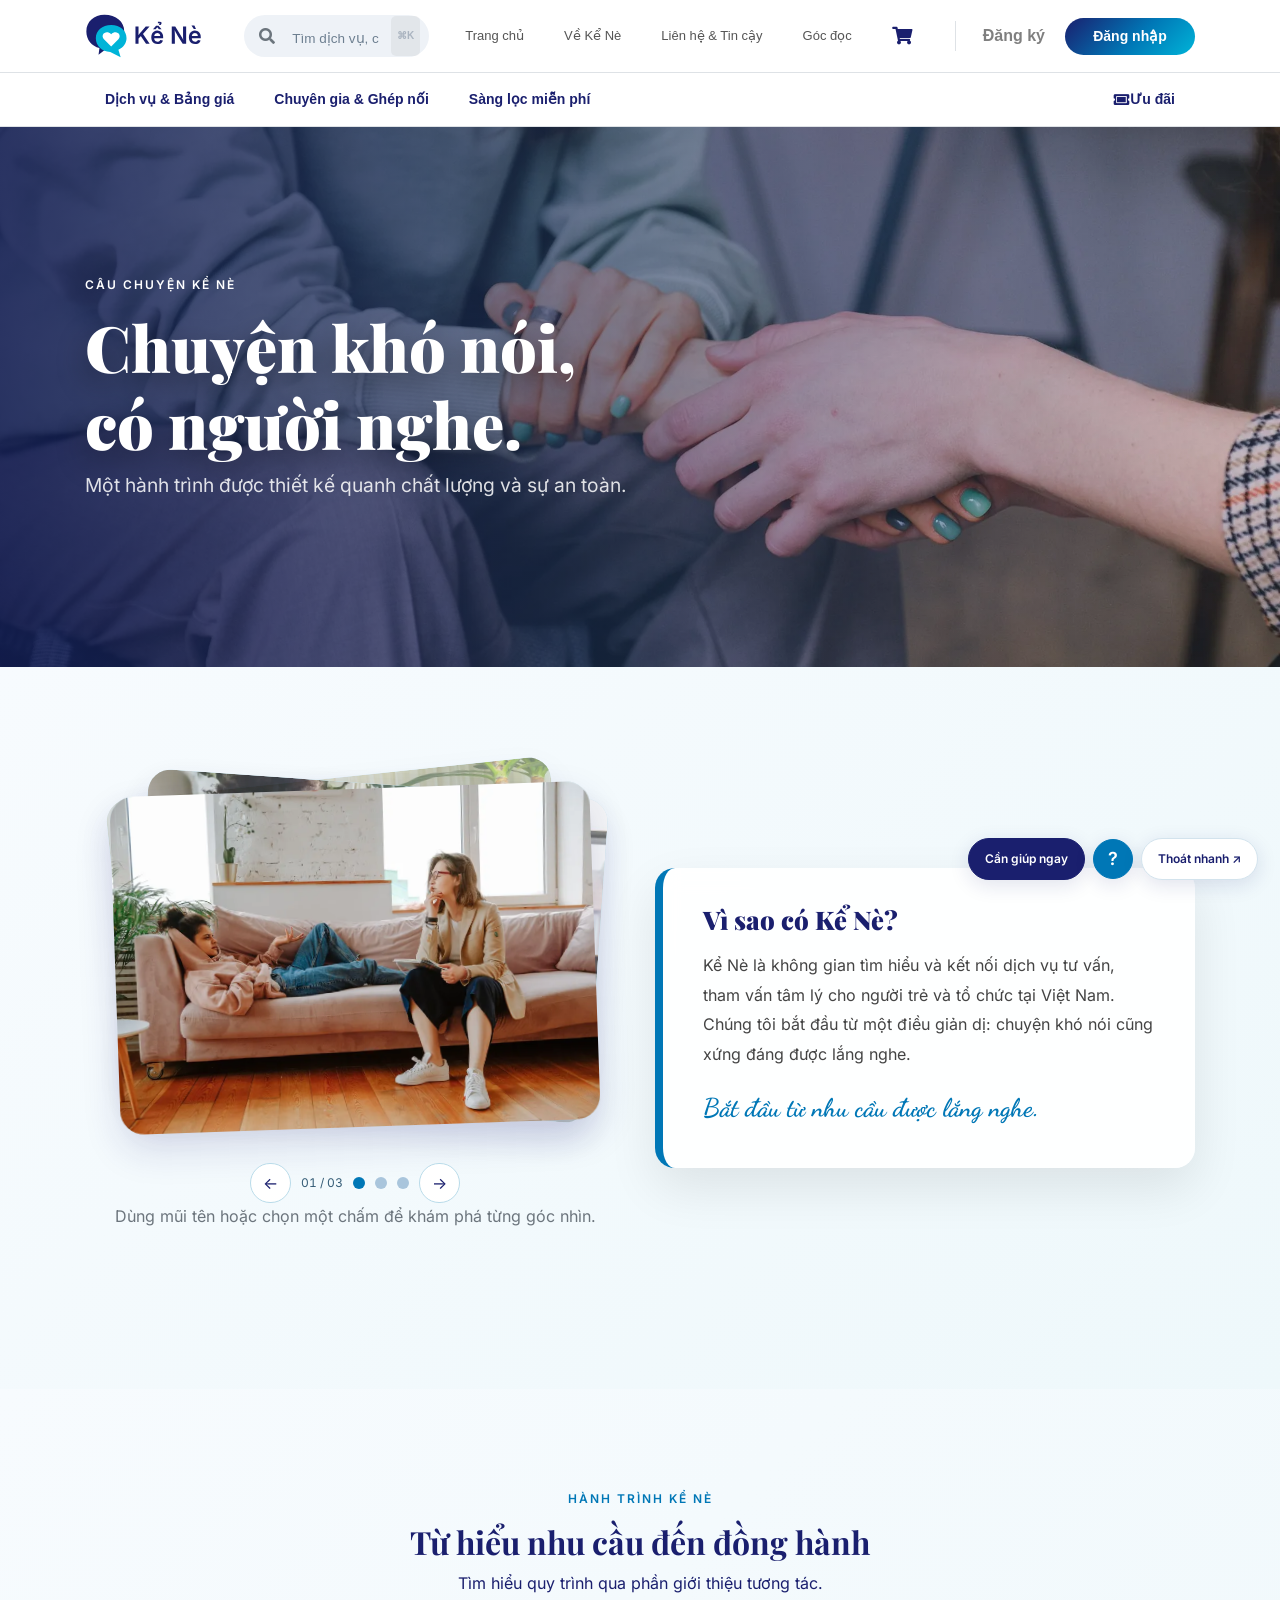
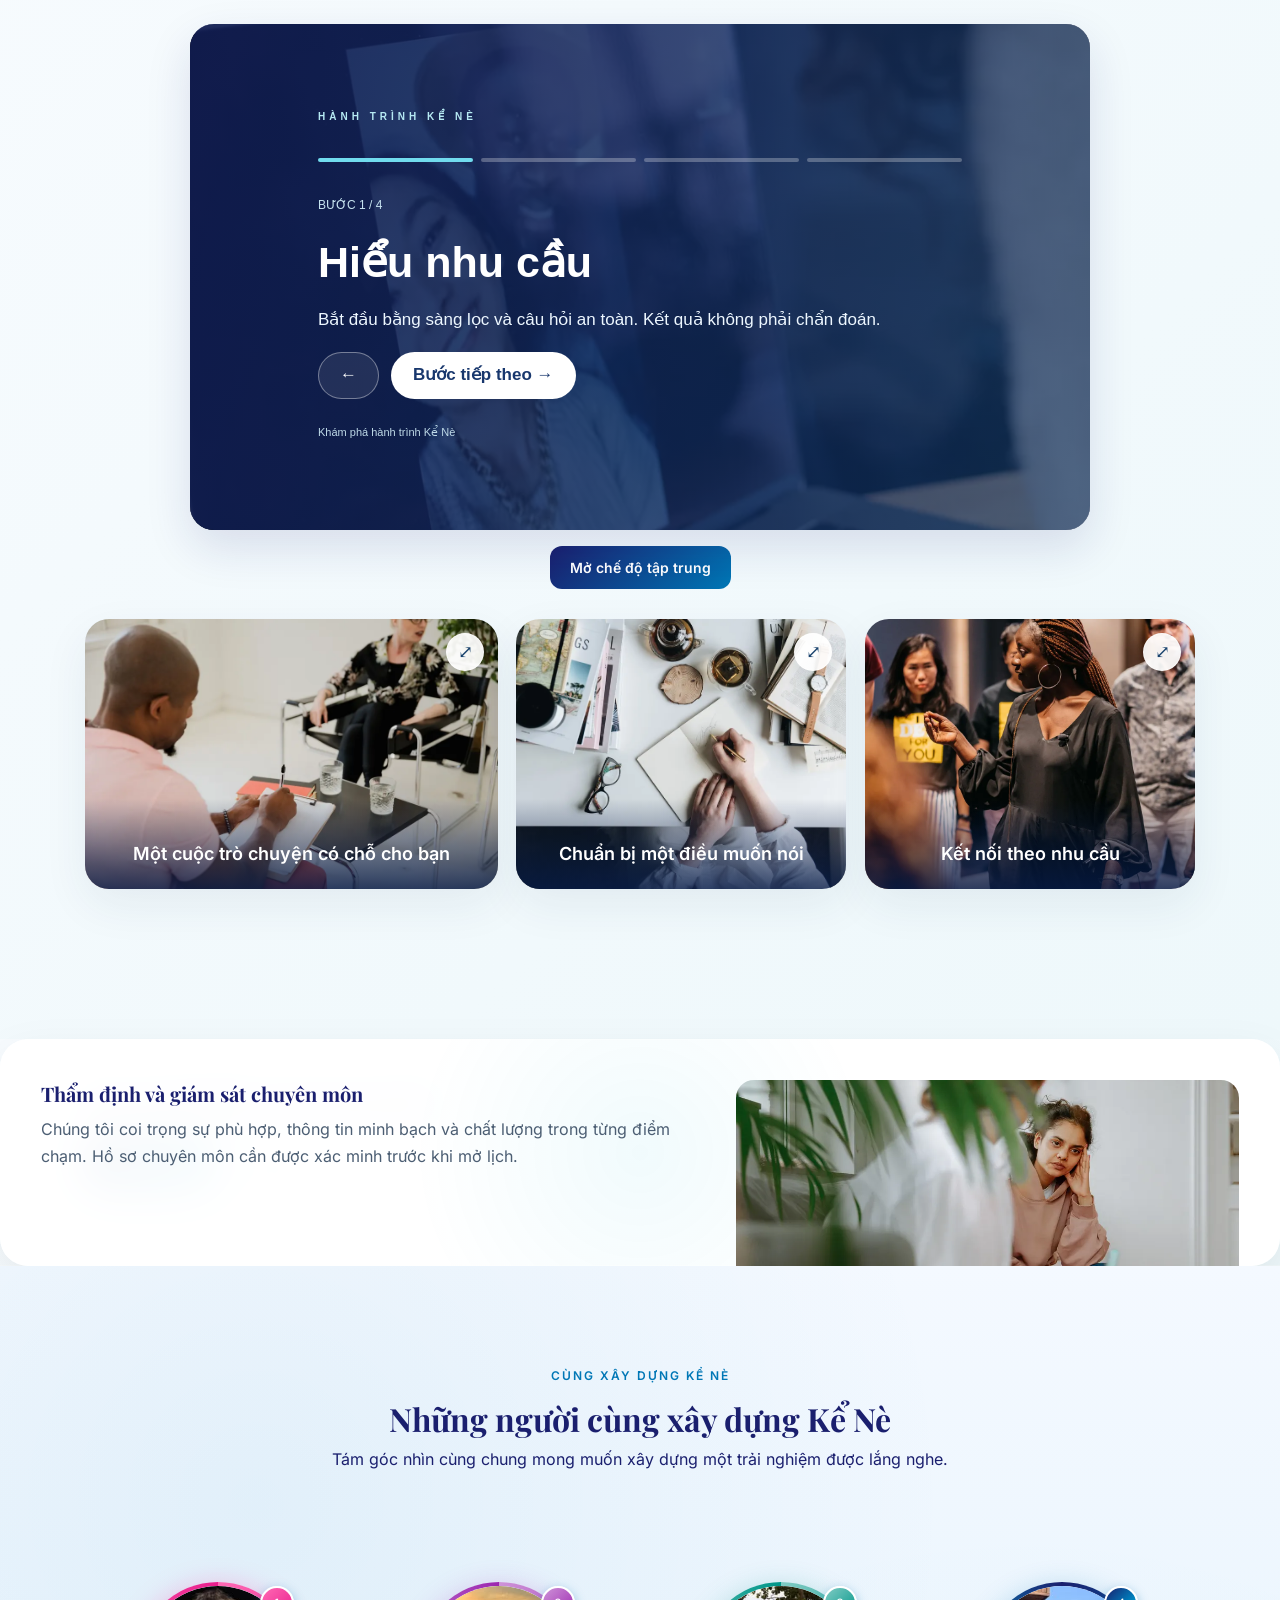
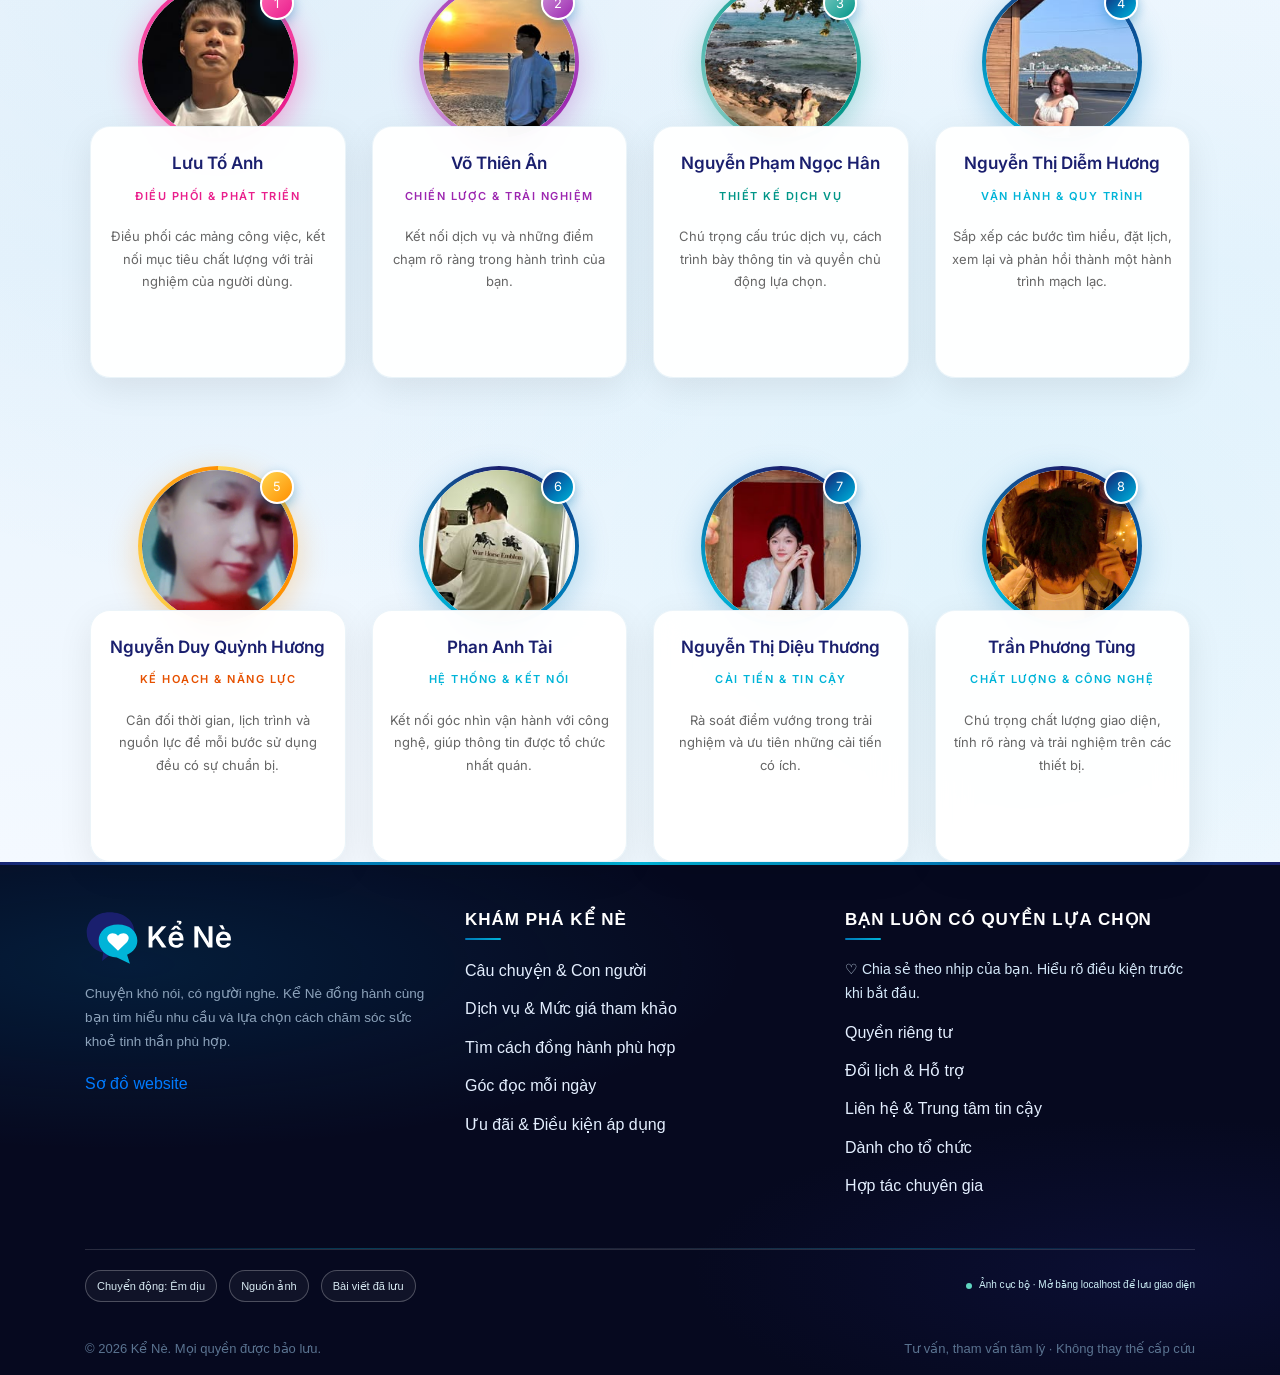
<file: html_gioithieu.html>
<!DOCTYPE html>
<html lang="vi"><head><meta charset="UTF-8"><meta name="viewport" content="width=device-width,initial-scale=1"><meta name="description" content="Câu chuyện, định vị và đúng tám thành viên Kể Nè."><meta name="theme-color" content="#0077b6"><meta name="referrer" content="strict-origin-when-cross-origin"><title>Về Kể Nè | Kể Nè</title><link rel="stylesheet" href="css/bootstrap.min.css"><link rel="stylesheet" href="css/fontawesome.min.css"><link rel="stylesheet" href="css/fonts.css"><link rel="stylesheet" href="css_trangchu.css"><style>
        :root {
            --primary-blue:   #0077b6;
            --dark-blue:      #1a1f6e;
            --teal-light:     #00b4d8;
            --accent-red:     #ff4d4d;
            --gradient-brand: linear-gradient(135deg, #1a1f6e 0%, #0077b6 55%, #00b4d8 100%);
        }


        body {
            font-family: 'Inter', 'Segoe UI', sans-serif;
            color: var(--dark-blue);
            background: #fff;
            overflow-x: clip; 
        }
        h1, h2, h3 { font-family: 'Playfair Display', serif; }

        
        header.navbar.sticky-top,
        .sub-nav,
        .kene-footer {
            font-family: 'Segoe UI', Roboto, Helvetica, Arial, sans-serif;
        }

        
        .hero-carousel-container {
            height: 60vh;
            overflow: hidden;
            position: relative;
        }
        .carousel-item {
            height: 60vh;
            background-size: cover;
            background-position: center;
        }
        .carousel-overlay {
            position: absolute;
            inset: 0;
            background: rgba(0,0,0,0.28);
            display: flex;
            align-items: center;
            justify-content: center;
            color: #fff;
        }
        .carousel-caption-custom h1 {
            font-weight: 900;
            font-size: clamp(2rem, 5vw, 4rem);
            text-shadow: 0 10px 30px rgba(0,0,0,0.4);
            animation: letterSpacing 2s ease-out;
        }
        .carousel-caption-custom p { font-size: 1.2rem; opacity: .85; }
        @keyframes letterSpacing {
            from { letter-spacing: 20px; opacity: 0; }
            to   { letter-spacing: normal; opacity: 1; }
        }

        .airplane-path {
            position: absolute;
            top: 15%;
            left: -100px;
            z-index: 100;
            font-size: 2.5rem;
            color: #fff;
            filter: drop-shadow(0 5px 15px rgba(0,0,0,0.3));
            animation: flyAcross 15s linear infinite;
        }
        @keyframes flyAcross {
            0%   { left: -100px; transform: scaleX(1); }
            45%  { left: 110%;   transform: scaleX(1); }
            50%  { transform: scaleX(-1); }
            95%  { left: -100px; transform: scaleX(-1); }
            100% { transform: scaleX(1); }
        }

        .wave-seamless-box {
            position: absolute;
            bottom: -5px;
            left: 0;
            width: 100%;
            height: 150px;
            overflow: hidden;
            z-index: 50;
            pointer-events: none;
        }
        .waves-svg-main {
            position: relative;
            width: 100%;
            height: 100%;
            filter: drop-shadow(0px -10px 15px rgba(255,255,255,0.5));
        }
        .parallax-wave-layers > use { animation: wave-motion 20s cubic-bezier(.55,.5,.45,.5) infinite; }
        .parallax-wave-layers > use:nth-child(1) { animation-delay:-2s; animation-duration:8s;  fill:rgba(255,255,255,0.3); }
        .parallax-wave-layers > use:nth-child(2) { animation-delay:-3s; animation-duration:11s; fill:rgba(255,255,255,0.5); }
        .parallax-wave-layers > use:nth-child(3) { animation-delay:-4s; animation-duration:14s; fill:rgba(255,255,255,0.8); }
        .parallax-wave-layers > use:nth-child(4) { animation-delay:-5s; animation-duration:19s; fill:#ffffff; }
        @keyframes wave-motion {
            0%   { transform: translate3d(-90px,0,0); }
            100% { transform: translate3d(85px,0,0); }
        }

        .reveal { opacity: 0; transform: translateY(50px); transition: .8s all ease; }
        .reveal.active { opacity: 1; transform: translateY(0); }

        
        .story-section {
            padding: 100px 0 120px;
            position: relative;
            background-image:
                linear-gradient(rgba(255,255,255,0.82), rgba(255,255,255,0.82)),
                url('img/scene-care.svg');
            background-size: cover;
            background-position: center;
            background-attachment: fixed;
            overflow: hidden;
        }
        .story-section::before {
            content: '';
            position: absolute;
            inset: 0;
            background: url('img/scene-care.svg');
            opacity: 0.07;
            pointer-events: none;
        }

        .floating-bubble {
            position: absolute;
            background: rgba(0,180,216,0.06);
            border-radius: 50%;
            z-index: 1;
            animation: floatBubble 10s infinite ease-in-out;
        }
        @keyframes floatBubble {
            0%,100% { transform: translateY(0) translateX(0); }
            50%     { transform: translateY(-50px) translateX(30px); }
        }

        .image-stack-wrapper {
            position: relative;
            height: 420px;
            perspective: 1000px;
        }
        .stacked-img {
            position: absolute;
            width: 80%;
            height: 340px;
            object-fit: cover;
            border-radius: 10px;
            box-shadow: 0 15px 35px rgba(0,0,0,0.18);
            transition: all .6s cubic-bezier(.68,-.55,.265,1.55);
        }
        .img-1 { z-index:3; top:40px; left:15%; transform:rotate(2deg);  opacity:1;   }
        .img-2 { z-index:2; top:20px; left:10%; transform:rotate(-4deg); opacity:0.9; }
        .img-3 { z-index:1; top: 0px; left: 5%; transform:rotate(-8deg); opacity:0.7; }

        .image-stack-wrapper.shuffled .img-1 { z-index:1; top:0;    left:5%;  transform:rotate(-8deg); opacity:0.7; }
        .image-stack-wrapper.shuffled .img-2 { z-index:3; top:40px; left:15%; transform:rotate(2deg);  opacity:1;   }
        .image-stack-wrapper.shuffled .img-3 { z-index:2; top:20px; left:10%; transform:rotate(-4deg); opacity:0.9; }

        .image-stack-wrapper.shuffled2 .img-1 { z-index:2; top:20px; left:10%; transform:rotate(-4deg); opacity:0.9; }
        .image-stack-wrapper.shuffled2 .img-2 { z-index:1; top:0;    left:5%;  transform:rotate(-8deg); opacity:0.7; }
        .image-stack-wrapper.shuffled2 .img-3 { z-index:3; top:40px; left:15%; transform:rotate(2deg);  opacity:1;   }

        .story-content-card {
            display: none;
            background: rgba(255,255,255,0.92);
            backdrop-filter: blur(12px);
            padding: 36px 40px;
            border-radius: 20px;
            border-left: 8px solid var(--primary-blue);
            box-shadow: 0 20px 50px rgba(0,0,0,0.09);
            transition: .5s;
            animation: fadeCardIn .4s ease forwards;
        }
        .story-content-card.active { display: block; }
        .story-content-card:hover {
            transform: scale(1.02);
            box-shadow: 0 30px 60px rgba(0,119,182,0.18);
        }
        @keyframes fadeCardIn {
            from { opacity:0; transform:translateY(16px); }
            to   { opacity:1; transform:translateY(0); }
        }
        .story-content-card h2 {
            font-size: 1.6rem;
            font-weight: 900;
            color: var(--dark-blue);
            margin-bottom: 16px;
        }
        .story-text { font-size: 1rem; line-height: 1.85; color: #444; }
        .handwritten {
            font-family: 'Dancing Script', cursive;
            font-size: 1.6rem;
            color: var(--primary-blue);
            display: block;
            margin-top: 18px;
        }

        
        .care-gallery-section {
            padding: 100px 0 120px;
            position: relative;
            background-image:
                linear-gradient(rgba(255,255,255,0.82), rgba(255,255,255,0.82)),
                url('img/scene-care.svg');
            background-size: cover;
            background-position: center;
            background-attachment: fixed;
        }

        
        .gt-video-wrap {
            position: relative;
            max-width: 960px;
            margin: 0 auto;
            border-radius: 20px;
            overflow: hidden;
            box-shadow: 0 20px 60px rgba(0, 0, 0, 0.18);
            background: #000;
            
            aspect-ratio: 16 / 9;
        }
        .gt-video-wrap iframe,
        .gt-video-wrap video {
            position: absolute;
            inset: 0;
            width: 100%;
            height: 100%;
            border: none;
            display: block;
        }
        
        .gt-video-placeholder {
            position: absolute;
            inset: 0;
            display: flex;
            flex-direction: column;
            align-items: center;
            justify-content: center;
            background: linear-gradient(135deg, #1a1f6e 0%, #0077b6 55%, #00b4d8 100%);
            color: #fff;
            gap: 18px;
        }
        .gt-video-placeholder i {
            font-size: 4rem;
            opacity: .85;
        }
        .gt-video-placeholder p {
            font-size: 1rem;
            opacity: .7;
            margin: 0;
        }
        @media (max-width: 768px) {
            .gt-video-wrap { border-radius: 12px; }
        }

        

        
        .reasons-tabs-section {
            padding: 100px 0;
            position: relative;
            background-image:
                linear-gradient(rgba(255,255,255,0.82), rgba(255,255,255,0.82)),
                url('img/scene-care.svg');
            background-size: cover;
            background-position: center;
            background-attachment: fixed;
        }
        .reasons-nav {
            display: flex;
            justify-content: center;
            gap: 14px;
            margin-bottom: 50px;
            flex-wrap: wrap;
        }
        .reason-tab-item {
            padding: 14px 28px;
            background: #fff;
            border: 1px solid #e0e0e0;
            border-radius: 50px;
            cursor: pointer;
            font-weight: 600;
            color: var(--dark-blue);
            transition: all .4s cubic-bezier(.175,.885,.32,1.275);
            display: flex; align-items: center; gap: 10px;
            box-shadow: 0 4px 15px rgba(0,0,0,0.05);
        }
        .reason-tab-item i { color: var(--primary-blue); transition: .4s; }
        .reason-tab-item:hover { border-color: var(--primary-blue); color: var(--primary-blue); transform: translateY(-3px); }
        .reason-tab-item.active {
            background: var(--gradient-brand) !important;
            color: #fff !important; border: none;
            transform: scale(1.05) translateY(-5px);
            box-shadow: 0 10px 25px rgba(26,31,110,0.2);
        }
        .reason-tab-item.active i { color: #fff !important; transform: scale(1.2); }

        .reason-display-area {
            max-width: 800px;
            margin: 0 auto;
            position: relative;
            min-height: 230px;
        }
        .reason-content-panel {
            position: absolute; inset: 0;
            background: rgba(255,255,255,0.96);
            backdrop-filter: blur(20px);
            padding: 40px;
            border-radius: 28px;
            box-shadow: 0 20px 50px rgba(0,0,0,0.08);
            display: none;
            border-bottom: 5px solid var(--primary-blue);
            border: 1px solid rgba(255,255,255,0.2);
        }
        .reason-content-panel.active {
            display: block;
            animation: slideUpFade .55s cubic-bezier(.23,1,.32,1) forwards;
        }
        @keyframes slideUpFade {
            from { opacity:0; transform:translateY(28px); }
            to   { opacity:1; transform:translateY(0); }
        }
        .reason-detail-header { display: flex; align-items: center; gap: 20px; margin-bottom: 18px; }
        .big-icon {
            font-size: 2.8rem;
            background: var(--gradient-brand);
            -webkit-background-clip: text;
            -webkit-text-fill-color: transparent;
        }
        .reason-detail-text { font-size: 1.05rem; line-height: 1.82; color: #555; font-weight: 500; }

        
        .partners-section {
            padding: 100px 0 0;
            position: relative;
            background: linear-gradient(180deg, #f4f9ff 0%, #e8f4fd 50%, #f4f9ff 100%);
        }

        .partners-section::before {
            content: '';
            position: absolute;
            inset: 0;
            background:
                radial-gradient(circle at 20% 20%, rgba(0,119,182,0.06) 0%, transparent 50%),
                radial-gradient(circle at 80% 80%, rgba(0,180,216,0.06) 0%, transparent 50%);
            pointer-events: none;
        }

        .partners-container { position: relative; z-index: 2; }

        .partners-title {
            font-family: 'Playfair Display', serif;
            font-size: 2.6rem;
            font-weight: 700;
            color: var(--dark-blue);
            text-align: center;
            margin-bottom: 12px;
        }
        .partners-subtitle {
            text-align: center;
            color: #6c757d;
            font-size: 1rem;
            margin-bottom: 60px;
        }

        .partners-grid-new {
            display: flex;
            flex-wrap: wrap;
            justify-content: center;
            gap: 32px;
            max-width: 1100px;
            margin: 0 auto;
        }

        
        .member-card {
            width: 190px;
            position: relative;
            padding-top: 62px; 
            animation: memberFloat 4s ease-in-out infinite;
        }
        .member-card:nth-child(1) { animation-delay: 0s; }
        .member-card:nth-child(2) { animation-delay: 0.5s; }
        .member-card:nth-child(3) { animation-delay: 1s; }
        .member-card:nth-child(4) { animation-delay: 1.5s; }
        .member-card:nth-child(5) { animation-delay: 2s; }

        @keyframes memberFloat {
            0%, 100% { transform: translateY(0px); }
            50%       { transform: translateY(-10px); }
        }

        .member-card:hover {
            animation-play-state: paused;
            transform: translateY(-18px) scale(1.05);
            z-index: 10;
        }

        
        .member-avatar-wrap {
            position: relative;
            width: 160px;
            height: 160px;
            margin: 0 auto 0;
            border-radius: 50%;
            background: conic-gradient(from 0deg, #1a1f6e, #0077b6, #00b4d8, #1a1f6e);
            padding: 4px;
            box-shadow: 0 8px 30px rgba(0,119,182,0.25);
            transition: all 0.5s cubic-bezier(.175,.885,.32,1.275);
        }
        .member-card:hover .member-avatar-wrap {
            box-shadow: 0 20px 50px rgba(0,119,182,0.45);
            animation: borderSpin 2s linear infinite;
        }
        @keyframes borderSpin {
            from { background: conic-gradient(from 0deg, #1a1f6e, #0077b6, #00b4d8, #1a1f6e); }
            to   { background: conic-gradient(from 360deg, #1a1f6e, #0077b6, #00b4d8, #1a1f6e); }
        }

        .member-avatar-inner {
            width: 100%;
            height: 100%;
            border-radius: 50%;
            overflow: hidden;
            background: #e8f4fd;
            position: relative;
        }

        .member-img {
            position: absolute;
            inset: 0;
            width: 100%;
            height: 100%;
            object-fit: cover;
            border-radius: 50%;
            transition: opacity 0.5s ease, transform 0.6s ease;
        }
        .member-img-default { opacity: 1; z-index: 1; }
        .member-img-hover   { opacity: 0; z-index: 2; transform: scale(1.1); }

        .member-card:hover .member-img-default { opacity: 0; }
        .member-card:hover .member-img-hover   { opacity: 1; transform: scale(1); }

        .member-avatar-placeholder {
            position: absolute;
            inset: 0;
            display: flex;
            align-items: center;
            justify-content: center;
            font-size: 3.5rem;
            background: linear-gradient(135deg, #e8f4fd, #c9e8f7);
            color: var(--primary-blue);
            border-radius: 50%;
            z-index: 0;
        }

        .member-badge {
            position: absolute;
            top: 4px;
            right: 4px;
            width: 34px;
            height: 34px;
            background: var(--gradient-brand);
            border-radius: 50%;
            display: flex;
            align-items: center;
            justify-content: center;
            color: #fff;
            font-size: 0.8rem;
            box-shadow: 0 4px 12px rgba(0,119,182,0.4);
            z-index: 10;
            border: 2px solid #fff;
        }

        
        .member-info-box {
            background: rgba(255,255,255,0.96);
            backdrop-filter: blur(16px);
            border-radius: 20px;
            padding: 18px 16px 16px;
            margin-top: -16px;
            padding-top: 24px;
            box-shadow: 0 10px 35px rgba(0,0,0,0.08);
            border: 1px solid rgba(0,119,182,0.08);
            text-align: center;
            transition: all 0.5s cubic-bezier(.175,.885,.32,1.275);
            position: relative;
            overflow: hidden;
        }

        .member-info-box::before {
            content: '';
            position: absolute;
            top: 0; left: 0; right: 0;
            height: 3px;
            background: var(--gradient-brand);
            transform: scaleX(0);
            transition: transform 0.4s ease;
        }
        .member-card:hover .member-info-box::before { transform: scaleX(1); }
        .member-card:hover .member-info-box {
            box-shadow: 0 20px 50px rgba(0,119,182,0.18);
            border-color: rgba(0,119,182,0.2);
        }

        .member-name {
            font-family: 'Playfair Display', serif;
            font-size: 1.05rem;
            font-weight: 700;
            color: var(--dark-blue);
            margin-bottom: 4px;
            line-height: 1.2;
        }

        .member-role-tag {
            display: inline-block;
            font-size: 0.68rem;
            font-weight: 800;
            letter-spacing: 1.5px;
            text-transform: uppercase;
            color: var(--teal-light);
            margin-bottom: 10px;
        }

        .member-bio {
            font-size: 0.78rem;
            color: #666;
            line-height: 1.55;
            max-height: 0;
            overflow: hidden;
            opacity: 0;
            transition: max-height 0.5s ease, opacity 0.4s ease 0.1s, margin 0.4s ease;
            margin-top: 0;
        }
        .member-card:hover .member-bio {
            max-height: 120px;
            opacity: 1;
            margin-top: 8px;
        }

        .member-divider {
            width: 0;
            height: 2px;
            background: linear-gradient(90deg, var(--primary-blue), var(--teal-light));
            margin: 0 auto;
            border-radius: 2px;
            transition: width 0.4s ease;
        }
        .member-card:hover .member-divider { width: 40px; }

        .member-socials {
            display: flex;
            justify-content: center;
            gap: 8px;
            margin-top: 0;
            max-height: 0;
            overflow: hidden;
            opacity: 0;
            transition: max-height 0.4s ease 0.15s, opacity 0.35s ease 0.2s, margin 0.4s ease;
        }
        .member-card:hover .member-socials {
            max-height: 40px;
            opacity: 1;
            margin-top: 10px;
        }
        .member-social-btn {
            width: 30px;
            height: 30px;
            border-radius: 50%;
            background: var(--gradient-brand);
            color: #fff;
            display: flex;
            align-items: center;
            justify-content: center;
            font-size: 0.72rem;
            text-decoration: none;
            transition: transform 0.3s ease, box-shadow 0.3s ease;
        }
        .member-social-btn:hover {
            transform: scale(1.2) translateY(-2px);
            box-shadow: 0 6px 16px rgba(0,119,182,0.4);
            color: #fff;
        }

        
        .leader-crown {
            position: absolute;
            
            left: 50%;
            transform: translateX(-50%);
            
            top: 7px;
            display: block;
            z-index: 20;
            line-height: 1;
            
            animation: crownBounce 2.2s ease-in-out infinite;
        }
        @keyframes crownBounce {
            0%,100% { transform: translateX(-50%) translateY(0) rotate(-2deg); }
            50%      { transform: translateX(-50%) translateY(-6px) rotate(2deg); }
        }

        
        
        .member-card:nth-child(1) .member-avatar-wrap {
            background: conic-gradient(from 0deg, #ff69b4, #e91e8c, #ff69b4, #e91e8c);
            box-shadow: 0 8px 30px rgba(255,20,147,0.35);
        }
        .member-card:nth-child(1):hover .member-avatar-wrap {
            box-shadow: 0 20px 50px rgba(255,20,147,0.55);
            animation: borderSpinPink 2s linear infinite;
        }
        @keyframes borderSpinPink {
            from { background: conic-gradient(from 0deg, #ff69b4, #e91e8c, #ffb3d9, #e91e8c); }
            to   { background: conic-gradient(from 360deg, #ff69b4, #e91e8c, #ffb3d9, #e91e8c); }
        }
        .member-card:nth-child(1) .member-info-box::before { background: linear-gradient(90deg, #ff69b4, #e91e8c); }
        .member-card:nth-child(1) .member-role-tag { color: #e91e8c; }
        .member-card:nth-child(1) .member-badge { background: linear-gradient(135deg, #ff69b4, #e91e8c); }

        
        .member-card:nth-child(2) .member-avatar-wrap {
            background: conic-gradient(from 0deg, #ce93d8, #9c27b0, #ce93d8, #9c27b0);
            box-shadow: 0 8px 30px rgba(156,39,176,0.3);
        }
        .member-card:nth-child(2):hover .member-avatar-wrap {
            box-shadow: 0 20px 50px rgba(156,39,176,0.5);
            animation: borderSpinPurple 2s linear infinite;
        }
        @keyframes borderSpinPurple {
            from { background: conic-gradient(from 0deg, #ce93d8, #9c27b0, #e1bee7, #9c27b0); }
            to   { background: conic-gradient(from 360deg, #ce93d8, #9c27b0, #e1bee7, #9c27b0); }
        }
        .member-card:nth-child(2) .member-info-box::before { background: linear-gradient(90deg, #ce93d8, #9c27b0); }
        .member-card:nth-child(2) .member-role-tag { color: #9c27b0; }
        .member-card:nth-child(2) .member-badge { background: linear-gradient(135deg, #ce93d8, #9c27b0); }

        
        .member-card:nth-child(3) .member-avatar-wrap {
            background: conic-gradient(from 0deg, #80cbc4, #009688, #80cbc4, #009688);
            box-shadow: 0 8px 30px rgba(0,150,136,0.3);
        }
        .member-card:nth-child(3):hover .member-avatar-wrap {
            box-shadow: 0 20px 50px rgba(0,150,136,0.5);
            animation: borderSpinTeal 2s linear infinite;
        }
        @keyframes borderSpinTeal {
            from { background: conic-gradient(from 0deg, #80cbc4, #009688, #b2dfdb, #009688); }
            to   { background: conic-gradient(from 360deg, #80cbc4, #009688, #b2dfdb, #009688); }
        }
        .member-card:nth-child(3) .member-info-box::before { background: linear-gradient(90deg, #80cbc4, #009688); }
        .member-card:nth-child(3) .member-role-tag { color: #009688; }
        .member-card:nth-child(3) .member-badge { background: linear-gradient(135deg, #80cbc4, #009688); }

        
        .member-card:nth-child(4) .member-avatar-wrap {
            background: conic-gradient(from 0deg, #1a1f6e, #0077b6, #00b4d8, #1a1f6e);
            box-shadow: 0 8px 30px rgba(0,119,182,0.3);
        }
        .member-card:nth-child(4):hover .member-avatar-wrap {
            animation: borderSpin 2s linear infinite;
        }

        
        .member-card:nth-child(5) .member-avatar-wrap {
            background: conic-gradient(from 0deg, #ffd54f, #ff8f00, #ffd54f, #ff8f00);
            box-shadow: 0 8px 30px rgba(255,143,0,0.3);
        }
        .member-card:nth-child(5):hover .member-avatar-wrap {
            box-shadow: 0 20px 50px rgba(255,143,0,0.5);
            animation: borderSpinAmber 2s linear infinite;
        }
        @keyframes borderSpinAmber {
            from { background: conic-gradient(from 0deg, #ffd54f, #ff8f00, #fff9c4, #ff8f00); }
            to   { background: conic-gradient(from 360deg, #ffd54f, #ff8f00, #fff9c4, #ff8f00); }
        }
        .member-card:nth-child(5) .member-info-box::before { background: linear-gradient(90deg, #ffd54f, #ff8f00); }
        .member-card:nth-child(5) .member-role-tag { color: #e65100; }
        .member-card:nth-child(5) .member-badge { background: linear-gradient(135deg, #ffd54f, #ff8f00); }

        
        @media (max-width: 768px) {
            .partners-grid-new { gap: 20px; }
            .member-card { width: 155px; }
            .member-avatar-wrap { width: 130px; height: 130px; }
        }
        @media (max-width: 480px) {
            .member-card { width: 140px; }
            .member-avatar-wrap { width: 115px; height: 115px; }
        }

        .wave-seamless-box-relative {
            position: relative;
            width: 100%;
            height: 150px;
            overflow: hidden;
            pointer-events: none;
            margin-top: 60px;
            bottom: -5px;
        }
        .wave-seamless-box-relative .waves-svg-main {
            position: absolute;
            bottom: 0;
            left: 0;
            width: 100%;
            height: 100%;
            filter: drop-shadow(0px -10px 15px rgba(255,255,255,0.5));
        }
    


        
        .btn-login {
            background:linear-gradient(135deg,#1a1f6e,#0077b6);
            color:#fff !important; border:none; border-radius:10px;
            padding:7px 16px; font-size:13px; transition:all .2s;
        }
        .btn-login:hover { opacity:.88; transform:translateY(-1px); }
        
        .user-avatar-btn {
            width:38px; height:38px; border-radius:50%;
            background:linear-gradient(135deg,#1a1f6e,#0077b6);
            display:flex; align-items:center; justify-content:center;
            color:#fff; font-weight:800; font-size:15px;
            cursor:pointer; border:none; transition:all .2s;
        }
        .user-avatar-btn:hover { box-shadow:0 4px 14px rgba(0,119,182,.35); }
        .user-profile-dropdown .dropdown-menu {
            border-radius:14px; padding:8px 0;
            box-shadow:0 8px 30px rgba(0,0,0,.12);
        }

        </style><link rel="stylesheet" href="css/kene-experience.css"><link rel="manifest" href="manifest.webmanifest"><meta name="color-scheme" content="light"><link rel="icon" type="image/svg+xml" href="img/favicon.svg"><link rel="icon" type="image/png" sizes="32x32" href="img/brand/icon-32.png"><link rel="apple-touch-icon" href="img/brand/icon-180.png"><link rel="stylesheet" href="css/kene-brand.css"></head><body data-page="intro"><header class="navbar navbar-expand-lg navbar-light bg-white sticky-top py-2 border-bottom">
        <div class="container">

            
            <a class="navbar-brand" href="html_trangchu.html">
                <img src="img/logo.svg" alt="Kể Nè — Không gian lắng nghe" height="46" class=" logo-header" width="142">
            </a>

            
            <div class="header-search-wrap mx-lg-4 d-none d-md-flex">
<div class="input-group header-search">
                    <div class="input-group-prepend border-0">
                        <span class="input-group-text bg-transparent border-0 text-muted"><i class="fas fa-search"></i></span>
                    </div>
                    <input type="text" id="header-search-inp" class="form-control border-0 bg-transparent" placeholder="Tìm dịch vụ, chuyên gia, bài viết…" autocomplete="off" aria-label="Tìm kiếm toàn website">
                    
                    <span class="hs-shortcut d-none d-lg-inline-flex align-items-center">⌘K</span>
                </div>
                <div id="header-dropdown" class="search-dropdown"></div>
            </div>

            
            <div class="navbar-nav ml-auto align-items-center">
                <a class="nav-item nav-link mr-3 d-none d-xl-block small-text" href="html_trangchu.html">Trang chủ</a>
                <a class="nav-item nav-link mr-3 d-none d-lg-block small-text" href="html_gioithieu.html">Về Kể Nè</a>
                <a class="nav-item nav-link mr-3 d-none d-lg-block small-text" href="html_lienhe_chinhsach.html">Liên hệ &amp; Tin cậy</a>
                <a class="nav-item nav-link mr-3 d-none d-md-block small-text" href="html_blog.html">Góc đọc</a>

                
                <a class="nav-item nav-link mr-3 text-dark" href="html_giohang.html" style="position:relative;" aria-label="Giỏ dịch vụ">
                    <i class="fas fa-shopping-cart fa-lg"></i>
                    <span id="cart-badge" style="position:absolute;top:-4px;right:-8px;background:#ff4d4d;color:#fff;border-radius:50%;width:18px;height:18px;font-size:10px;font-weight:700;display:none;align-items:center;justify-content:center;line-height:1;">0</span>
                </a>

                
                <div class="auth-buttons" id="auth-zone">
                    <a class="nav-item nav-link mr-3 font-weight-bold" href="html_dangnhap_dangky.html">Đăng ký</a>
                    <a class="btn btn-login font-weight-bold" href="html_dangnhap_dangky.html">Đăng nhập</a>
                    <a class="nav-item nav-link ml-2 d-none d-sm-block" href="html_thongtin.html">
                        <i class="fas fa-user-circle fa-2x text-muted"></i>
                    </a>
                </div>
            </div>

        </div>
    </header>

    <nav class="sub-nav bg-white border-bottom" aria-label="Dịch vụ"><div class="container"><div class="nav kn-subnav"><a class="nav-link" href="html_dichvu.html">Dịch vụ &amp; Bảng giá</a><a class="nav-link" href="html_diadiem.html">Chuyên gia &amp; Ghép nối</a><a class="nav-link" href="html_diadiem.html#sang-loc">Sàng lọc miễn phí</a><a class="nav-link ml-auto sub-voucher-link" href="html_khuyenmaivatiepthi.html"><i class="fas fa-ticket-alt" aria-hidden="true"></i> Ưu đãi</a></div></div></nav><a class="kn-skip" href="#main-content">Bỏ qua điều hướng</a><main id="main-content"><div class="hero-carousel-container kn-intro-hero"><div class="kn-intro-art"><picture class="ke-picture ke-hero-picture" data-ke-image="care-hands"><source type="image/webp" srcset="img/photos/care-hands-960.webp 960w, img/photos/care-hands-1920.webp 1920w" sizes="100vw"><img src="img/photos/care-hands-1920.jpg" alt="Cử chỉ nâng đỡ trong một cuộc trò chuyện riêng" width="1920" height="1280" loading="eager" decoding="async" fetchpriority="high" data-ke-photo="care-hands"></picture></div><div class="carousel-overlay"><div class="container carousel-caption-custom"><span class="kn-hero-eyebrow">CÂU CHUYỆN KỂ NÈ</span><h1>Chuyện khó nói,<br>có người nghe.</h1><p>Một hành trình được thiết kế quanh chất lượng và sự an toàn.</p></div></div><span class="airplane-path" aria-hidden="true">💬</span></div>
<section class="story-section"><div class="container"><div class="row align-items-center"><div class="col-lg-6 mb-4"><div id="ke-story-switcher" class="ke-story-switcher" role="region" aria-label="Câu chuyện Kể Nè qua ba góc nhìn"><div class="ke-story-stage"><div class="ke-story-sheet" data-position="0"><picture class="ke-picture" data-ke-image="v3-care-listening"><source type="image/webp" srcset="img/photos/v3-care-listening-960.webp 960w, img/photos/v3-care-listening-1920.webp 1920w" sizes="(max-width: 600px) 100vw, (max-width: 1100px) 50vw, 33vw"><img src="img/photos/v3-care-listening-1920.jpg" alt="Lắng nghe chăm chú trong buổi trò chuyện" width="1920" height="1280" loading="lazy" decoding="async" data-ke-photo="v3-care-listening"></picture></div><div class="ke-story-sheet" data-position="1"><picture class="ke-picture" data-ke-image="v3-online-welcome"><source type="image/webp" srcset="img/photos/v3-online-welcome-960.webp 960w, img/photos/v3-online-welcome-1920.webp 1920w" sizes="(max-width: 600px) 100vw, (max-width: 1100px) 50vw, 33vw"><img src="img/photos/v3-online-welcome-1920.jpg" alt="Lời chào mở đầu trong cuộc trò chuyện trực tuyến" width="1920" height="2880" loading="lazy" decoding="async" data-ke-photo="v3-online-welcome"></picture></div><div class="ke-story-sheet" data-position="2"><picture class="ke-picture" data-ke-image="v3-space-plants"><source type="image/webp" srcset="img/photos/v3-space-plants-960.webp 960w, img/photos/v3-space-plants-1920.webp 1920w" sizes="(max-width: 600px) 100vw, (max-width: 1100px) 50vw, 33vw"><img src="img/photos/v3-space-plants-1920.jpg" alt="Góc ghế đọc sách giữa những chậu cây xanh" width="1920" height="2878" loading="lazy" decoding="async" data-ke-photo="v3-space-plants"></picture></div></div><div class="ke-story-controls"><button type="button" data-story-step="-1" aria-label="Câu chuyện trước">←</button><output aria-live="polite">01 / 03</output><button type="button" data-story-to="0" aria-label="Vì sao có Kể Nè?"></button><button type="button" data-story-to="1" aria-label="Hành trình kết nối"></button><button type="button" data-story-to="2" aria-label="Những điều được coi trọng"></button><button type="button" data-story-step="1" aria-label="Câu chuyện tiếp theo">→</button></div></div><p class="text-center text-muted">Dùng mũi tên hoặc chọn một chấm để khám phá từng góc nhìn.</p></div><div class="col-lg-6">
<article class="story-content-card active" id="storyCard1"><h2 class="ke-reveal">Vì sao có Kể Nè?</h2><p class="story-text">Kể Nè là không gian tìm hiểu và kết nối dịch vụ tư vấn, tham vấn tâm lý cho người trẻ và tổ chức tại Việt Nam. Chúng tôi bắt đầu từ một điều giản dị: chuyện khó nói cũng xứng đáng được lắng nghe.</p><span class="handwritten">Bắt đầu từ nhu cầu được lắng nghe.</span></article><article class="story-content-card " id="storyCard2"><h2 class="ke-reveal">Một hành trình được kết nối</h2><p class="story-text">Giá trị được thiết kế xuyên suốt: hiểu nhu cầu, ghép nối, đặt lịch, tư vấn và theo dõi. Chuyên gia là nguồn cung độc lập cần được thẩm định và giám sát chuyên môn.</p><span class="handwritten">Chất lượng cần có quy trình phía sau.</span></article><article class="story-content-card " id="storyCard3"><h2 class="ke-reveal">Rõ ràng để bạn an tâm</h2><p class="story-text">Bạn có quyền hiểu cách dịch vụ hoạt động, xem điều kiện và quyết định phần thông tin muốn chia sẻ. Kể Nè coi sự minh bạch, quyền riêng tư và giới hạn chuyên môn là nền tảng của một hành trình đồng hành phù hợp.</p><span class="handwritten">Minh bạch trước khi tạo niềm tin.</span></article>
</div></div></div></section>
<section class="care-gallery-section kn-video-section"><div class="container text-center"><span class="kn-eyebrow">HÀNH TRÌNH KỂ NÈ</span><h2 class="ke-reveal">Từ hiểu nhu cầu đến đồng hành</h2><p>Tìm hiểu quy trình qua phần giới thiệu tương tác.</p><div class="kn-video-frame"><iframe id="gt-main-video" src="video/kene-intro.html" title="Giới thiệu tương tác hành trình Kể Nè" loading="lazy"></iframe></div><button class="kn-btn mt-3" data-action="cinema">Mở chế độ tập trung</button><div class="ke-story-gallery"><figure class="ke-photo-frame ke-tilt "><picture class="ke-picture " data-ke-image="care-conversation"><source type="image/webp" srcset="img/photos/care-conversation-960.webp 960w, img/photos/care-conversation-1920.webp 1920w" sizes="(max-width: 600px) 100vw, (max-width: 1100px) 50vw, 33vw"><img src="img/photos/care-conversation-1920.jpg" alt="Một cuộc trò chuyện có chỗ cho bạn" width="1920" height="1280" loading="lazy" decoding="async" data-ke-photo="care-conversation"></picture><button type="button" class="ke-photo-zoom" data-ke-lightbox="care-conversation" data-ke-gallery="intro-story" aria-label="Xem ảnh lớn: Một cuộc trò chuyện có chỗ cho bạn"><span aria-hidden="true">⤢</span></button><figcaption><strong>Một cuộc trò chuyện có chỗ cho bạn</strong></figcaption></figure><figure class="ke-photo-frame ke-tilt "><picture class="ke-picture " data-ke-image="journal-flatlay"><source type="image/webp" srcset="img/photos/journal-flatlay-960.webp 960w, img/photos/journal-flatlay-1920.webp 1920w" sizes="(max-width: 600px) 100vw, (max-width: 1100px) 50vw, 33vw"><img src="img/photos/journal-flatlay-1920.jpg" alt="Chuẩn bị một điều muốn nói" width="1920" height="1280" loading="lazy" decoding="async" data-ke-photo="journal-flatlay"></picture><button type="button" class="ke-photo-zoom" data-ke-lightbox="journal-flatlay" data-ke-gallery="intro-story" aria-label="Xem ảnh lớn: Chuẩn bị một điều muốn nói"><span aria-hidden="true">⤢</span></button><figcaption><strong>Chuẩn bị một điều muốn nói</strong></figcaption></figure><figure class="ke-photo-frame ke-tilt "><picture class="ke-picture " data-ke-image="group-discussion"><source type="image/webp" srcset="img/photos/group-discussion-960.webp 960w, img/photos/group-discussion-1920.webp 1920w" sizes="(max-width: 600px) 100vw, (max-width: 1100px) 50vw, 33vw"><img src="img/photos/group-discussion-1920.jpg" alt="Kết nối theo nhu cầu" width="1920" height="2879" loading="lazy" decoding="async" data-ke-photo="group-discussion"></picture><button type="button" class="ke-photo-zoom" data-ke-lightbox="group-discussion" data-ke-gallery="intro-story" aria-label="Xem ảnh lớn: Kết nối theo nhu cầu"><span aria-hidden="true">⤢</span></button><figcaption><strong>Kết nối theo nhu cầu</strong></figcaption></figure></div></div></section>
<section class="reasons-tabs-section py-5"><div class="container"><div class="d-flex flex-wrap justify-content-between align-items-center mb-4 kn-section-head"><h2 class="ke-reveal">Kể Nè đặt điều gì ở trung tâm?</h2></div><div class="kn-reason-tabs" role="tablist"><button class="reason-tab-item active" data-reason="0" role="tab" aria-selected="true" aria-controls="reason-0">Chất lượng</button><button class="reason-tab-item " data-reason="1" role="tab" aria-selected="false" aria-controls="reason-1">Riêng tư</button><button class="reason-tab-item " data-reason="2" role="tab" aria-selected="false" aria-controls="reason-2">Minh bạch</button><button class="reason-tab-item " data-reason="3" role="tab" aria-selected="false" aria-controls="reason-3">An toàn</button></div>
<article class="reason-content-panel kn-white-card active" id="reason-0" role="tabpanel"><picture class="ke-picture ke-reason-photo" data-ke-image="care-session"><source type="image/webp" srcset="img/photos/care-session-960.webp 960w, img/photos/care-session-1920.webp 1920w" sizes="(max-width: 600px) 100vw, (max-width: 1100px) 50vw, 33vw"><img src="img/photos/care-session-1920.jpg" alt="Hai người ngồi trao đổi trong không gian trò chuyện riêng" width="1920" height="1280" loading="lazy" decoding="async" data-ke-photo="care-session"></picture><h3>Thẩm định và giám sát chuyên môn</h3><p>Chúng tôi coi trọng sự phù hợp, thông tin minh bạch và chất lượng trong từng điểm chạm. Hồ sơ chuyên môn cần được xác minh trước khi mở lịch.</p></article><article class="reason-content-panel kn-white-card " id="reason-1" role="tabpanel" hidden><picture class="ke-picture ke-reason-photo" data-ke-image="privacy-laptop"><source type="image/webp" srcset="img/photos/privacy-laptop-960.webp 960w, img/photos/privacy-laptop-1920.webp 1920w" sizes="(max-width: 600px) 100vw, (max-width: 1100px) 50vw, 33vw"><img src="img/photos/privacy-laptop-1920.jpg" alt="Đôi tay thao tác trên máy tính trong không gian riêng" width="1920" height="1280" loading="lazy" decoding="async" data-ke-photo="privacy-laptop"></picture><h3>Biệt danh và đồng thuận theo mục đích</h3><p>Bạn chủ động chọn việc lưu và chia sẻ dữ liệu. Website chỉ dùng bộ nhớ trình duyệt; không nhập thông tin sức khoẻ thật hoặc dùng thiết bị chung để ghi chuyện riêng.</p></article><article class="reason-content-panel kn-white-card " id="reason-2" role="tabpanel" hidden><picture class="ke-picture ke-reason-photo" data-ke-image="journal-planning"><source type="image/webp" srcset="img/photos/journal-planning-960.webp 960w, img/photos/journal-planning-1920.webp 1920w" sizes="(max-width: 600px) 100vw, (max-width: 1100px) 50vw, 33vw"><img src="img/photos/journal-planning-1920.jpg" alt="Bàn tay viết ghi chú cá nhân trên bàn gỗ" width="1920" height="1280" loading="lazy" decoding="async" data-ke-photo="journal-planning"></picture><h3>Giá và điều kiện trước khi quyết định</h3><p>400.000đ cho một phiên 50 phút là mức giá tham khảo. Bạn được xem rõ thời lượng và chi phí; các chương trình riêng cần trao đổi trước khi quyết định.</p></article><article class="reason-content-panel kn-white-card " id="reason-3" role="tabpanel" hidden><h3>Có ranh giới hỗ trợ rõ ràng</h3><p>Kể Nè không thay thế cấp cứu hoặc khám chữa bệnh tâm thần. Khi đang không an toàn, hãy ưu tiên hỗ trợ trực tiếp.</p></article></div></section>
<section class="partners-section"><div class="partners-container container"><div class="text-center mb-5"><span class="kn-eyebrow">CÙNG XÂY DỰNG KỂ NÈ</span><h2 class="ke-reveal">Những người cùng xây dựng Kể Nè</h2><p>Tám góc nhìn cùng chung mong muốn xây dựng một trải nghiệm được lắng nghe.</p></div><div class="partners-grid-new"><article class="member-card"><div class="member-avatar-wrap"><div class="member-avatar-inner"><img src="img/Lưu Tố Anh.jpg" alt="Lưu Tố Anh" loading="lazy" decoding="async"></div><div class="member-badge">1</div></div><div class="member-info-box"><h3 class="member-name">Lưu Tố Anh</h3><div class="member-role-tag">Điều phối &amp; Phát triển</div><div class="member-divider"></div><p class="member-bio">Điều phối các mảng công việc, kết nối mục tiêu chất lượng với trải nghiệm của người dùng.</p></div></article><article class="member-card"><div class="member-avatar-wrap"><div class="member-avatar-inner"><img src="img/Võ Thiên Ân.jpg" alt="Võ Thiên Ân" loading="lazy" decoding="async"></div><div class="member-badge">2</div></div><div class="member-info-box"><h3 class="member-name">Võ Thiên Ân</h3><div class="member-role-tag">Chiến lược &amp; Trải nghiệm</div><div class="member-divider"></div><p class="member-bio">Kết nối dịch vụ và những điểm chạm rõ ràng trong hành trình của bạn.</p></div></article><article class="member-card"><div class="member-avatar-wrap"><div class="member-avatar-inner"><img src="img/Nguyễn Phạm Ngọc Hân.jpg" alt="Nguyễn Phạm Ngọc Hân" loading="lazy" decoding="async"></div><div class="member-badge">3</div></div><div class="member-info-box"><h3 class="member-name">Nguyễn Phạm Ngọc Hân</h3><div class="member-role-tag">Thiết kế dịch vụ</div><div class="member-divider"></div><p class="member-bio">Chú trọng cấu trúc dịch vụ, cách trình bày thông tin và quyền chủ động lựa chọn.</p></div></article><article class="member-card"><div class="member-avatar-wrap"><div class="member-avatar-inner"><img src="img/Nguyễn Thị Diễm Hương.jpg" alt="Nguyễn Thị Diễm Hương" loading="lazy" decoding="async"></div><div class="member-badge">4</div></div><div class="member-info-box"><h3 class="member-name">Nguyễn Thị Diễm Hương</h3><div class="member-role-tag">Vận hành &amp; Quy trình</div><div class="member-divider"></div><p class="member-bio">Sắp xếp các bước tìm hiểu, đặt lịch, xem lại và phản hồi thành một hành trình mạch lạc.</p></div></article><article class="member-card"><div class="member-avatar-wrap"><div class="member-avatar-inner"><img src="img/Nguyễn Duy Quỳnh Hương.jpg" alt="Nguyễn Duy Quỳnh Hương" loading="lazy" decoding="async"></div><div class="member-badge">5</div></div><div class="member-info-box"><h3 class="member-name">Nguyễn Duy Quỳnh Hương</h3><div class="member-role-tag">Kế hoạch &amp; Năng lực</div><div class="member-divider"></div><p class="member-bio">Cân đối thời gian, lịch trình và nguồn lực để mỗi bước sử dụng đều có sự chuẩn bị.</p></div></article><article class="member-card"><div class="member-avatar-wrap"><div class="member-avatar-inner"><img src="img/Phan Anh Tài.jpg" alt="Phan Anh Tài" loading="lazy" decoding="async"></div><div class="member-badge">6</div></div><div class="member-info-box"><h3 class="member-name">Phan Anh Tài</h3><div class="member-role-tag">Hệ thống &amp; Kết nối</div><div class="member-divider"></div><p class="member-bio">Kết nối góc nhìn vận hành với công nghệ, giúp thông tin được tổ chức nhất quán.</p></div></article><article class="member-card"><div class="member-avatar-wrap"><div class="member-avatar-inner"><img src="img/Nguyễn Thị Diệu Thương.jpg" alt="Nguyễn Thị Diệu Thương" loading="lazy" decoding="async"></div><div class="member-badge">7</div></div><div class="member-info-box"><h3 class="member-name">Nguyễn Thị Diệu Thương</h3><div class="member-role-tag">Cải tiến &amp; Tin cậy</div><div class="member-divider"></div><p class="member-bio">Rà soát điểm vướng trong trải nghiệm và ưu tiên những cải tiến có ích.</p></div></article><article class="member-card"><div class="member-avatar-wrap"><div class="member-avatar-inner"><img src="img/Trần Phương Tùng.jpg" alt="Trần Phương Tùng" loading="lazy" decoding="async"></div><div class="member-badge">8</div></div><div class="member-info-box"><h3 class="member-name">Trần Phương Tùng</h3><div class="member-role-tag">Chất lượng &amp; Công nghệ</div><div class="member-divider"></div><p class="member-bio">Chú trọng chất lượng giao diện, tính rõ ràng và trải nghiệm trên các thiết bị.</p></div></article></div></div></section></main><footer class="kene-footer"><div class="footer-bg-layer"></div><div class="container position-relative" style="z-index:2"><div class="row footer-main-row pt-5 pb-4"><div class="col-lg-4 col-md-6 mb-4"><a href="html_trangchu.html" class="footer-brand d-inline-block mb-3" aria-label="Kể Nè — Trang chủ"><img class="footer-logo" src="img/logo-white.svg" width="150" height="49" alt="Kể Nè"></a><p class="footer-desc">Chuyện khó nói, có người nghe. Kể Nè đồng hành cùng bạn tìm hiểu nhu cầu và lựa chọn cách chăm sóc sức khoẻ tinh thần phù hợp.</p><a class="footer-sitemap-btn" href="html_sitemap.html">Sơ đồ website</a></div><div class="col-lg-4 col-md-6 mb-4"><h2 class="footer-heading">Khám phá Kể Nè</h2><ul class="ke-footer-links"><li><a href="html_gioithieu.html">Câu chuyện &amp; Con người</a></li><li><a href="html_dichvu.html">Dịch vụ &amp; Mức giá tham khảo</a></li><li><a href="html_diadiem.html">Tìm cách đồng hành phù hợp</a></li><li><a href="html_blog.html">Góc đọc mỗi ngày</a></li><li><a href="html_khuyenmaivatiepthi.html">Ưu đãi &amp; Điều kiện áp dụng</a></li></ul></div><div class="col-lg-4 col-md-12 mb-4"><h2 class="footer-heading">Bạn luôn có quyền lựa chọn</h2><p class="ke-footer-promise">♡ Chia sẻ theo nhịp của bạn. Hiểu rõ điều kiện trước khi bắt đầu.</p><ul class="ke-footer-links"><li><a href="html_lienhe_chinhsach.html#du-lieu">Quyền riêng tư</a></li><li><a href="html_lienhe_chinhsach.html#doi-lich">Đổi lịch &amp; Hỗ trợ</a></li><li><a href="html_lienhe_chinhsach.html">Liên hệ &amp; Trung tâm tin cậy</a></li><li><a href="html_lienhe_chinhsach.html?topic=to-chuc">Dành cho tổ chức</a></li><li><a href="html_lienhe_chinhsach.html?topic=chuyen-gia">Hợp tác chuyên gia</a></li></ul></div></div><div class="footer-divider"></div><div class="ke-footer-tools"><button type="button" data-ke-motion aria-pressed="false">Chuyển động: Êm dịu</button><button type="button" data-ke-credits>Nguồn ảnh</button><button type="button" data-ke-saved-articles>Bài viết đã lưu</button><span id="ke-offline-state" class="ke-offline-state">Ảnh cục bộ · Không cần Internet</span></div><div class="footer-bottom py-3 d-flex flex-wrap justify-content-between"><p class="footer-copy mb-0">© 2026 Kể Nè. Mọi quyền được bảo lưu.</p><p class="footer-copy mb-0">Tư vấn, tham vấn tâm lý · Không thay thế cấp cứu</p></div></div></footer><div id="kn-toast" class="kn-toast" hidden role="status" aria-live="polite"></div><div class="kn-tools"><button class="kn-sos-btn" data-action="sos">Cần giúp ngay</button><button class="kn-help-btn" data-action="help" aria-label="Mở trợ giúp thao tác">?</button><button class="kn-exit-btn" data-action="quick-exit">Thoát nhanh ↗</button></div><div id="kn-modal" class="kn-modal" hidden role="dialog" aria-modal="true" aria-labelledby="kn-modal-title"><div class="kn-modal-dialog"><div class="kn-modal-header"><h2 id="kn-modal-title"></h2><div><button class="kn-link" data-action="sos">Cần giúp ngay</button><button class="kn-modal-close" data-action="close-modal" aria-label="Đóng cửa sổ">×</button></div></div><div id="kn-modal-body"></div></div></div><div id="kn-sos" class="kn-modal kn-sos-overlay" hidden role="dialog" aria-modal="true" aria-labelledby="kn-sos-title"><div class="kn-modal-dialog"><div class="kn-modal-header"><h2 id="kn-sos-title">Ưu tiên sự an toàn của bạn</h2><button class="kn-modal-close" data-action="close-sos" aria-label="Đóng hướng dẫn">×</button></div><p>Nếu có nguy cơ tức thời, hãy gọi cấp cứu y tế hoặc đến cơ sở cấp cứu gần nhất. Nếu có thể, nhờ một người tin cậy ở cạnh bạn.</p><a class="kn-btn kn-btn-full" href="tel:115">Gọi cấp cứu y tế 115</a><p class="kn-note mt-3">115 là cấp cứu y tế, không phải đường dây tư vấn của Kể Nè.</p><div class="kn-white-card my-3"><h3 class="kn-h4">Website không có người trực</h3><p>Kể Nè không phải kênh cấp cứu và không gửi cảnh báo từ nút này. Đừng chờ phản hồi trên website khi bạn đang không an toàn.</p><p id="kn-support-hours"></p></div><button class="kn-btn kn-btn-light" data-action="quick-exit">Thoát nhanh khỏi website</button></div></div><button id="back-to-top" class="kn-back-top" aria-label="Lên đầu trang" hidden>↑</button><script src="js/jquery.min.js" defer></script><script src="js/bootstrap.bundle.min.js" defer></script><script src="js/kene-data.js" defer></script><script src="js/kene-engine.js" defer></script><script src="js/kene-core.js" defer></script><script src="js/kene-media-data.js" defer></script><script src="js/kene-media.js" defer></script><script src="js/kene-runtime.js" defer></script><script src="js/kene-pages.js" defer></script><script src="js/kene-offline-version.js" defer></script><script src="js/kene-experience.js" defer></script><script src="js/kene-scenes.js" defer></script></body></html>
</file>
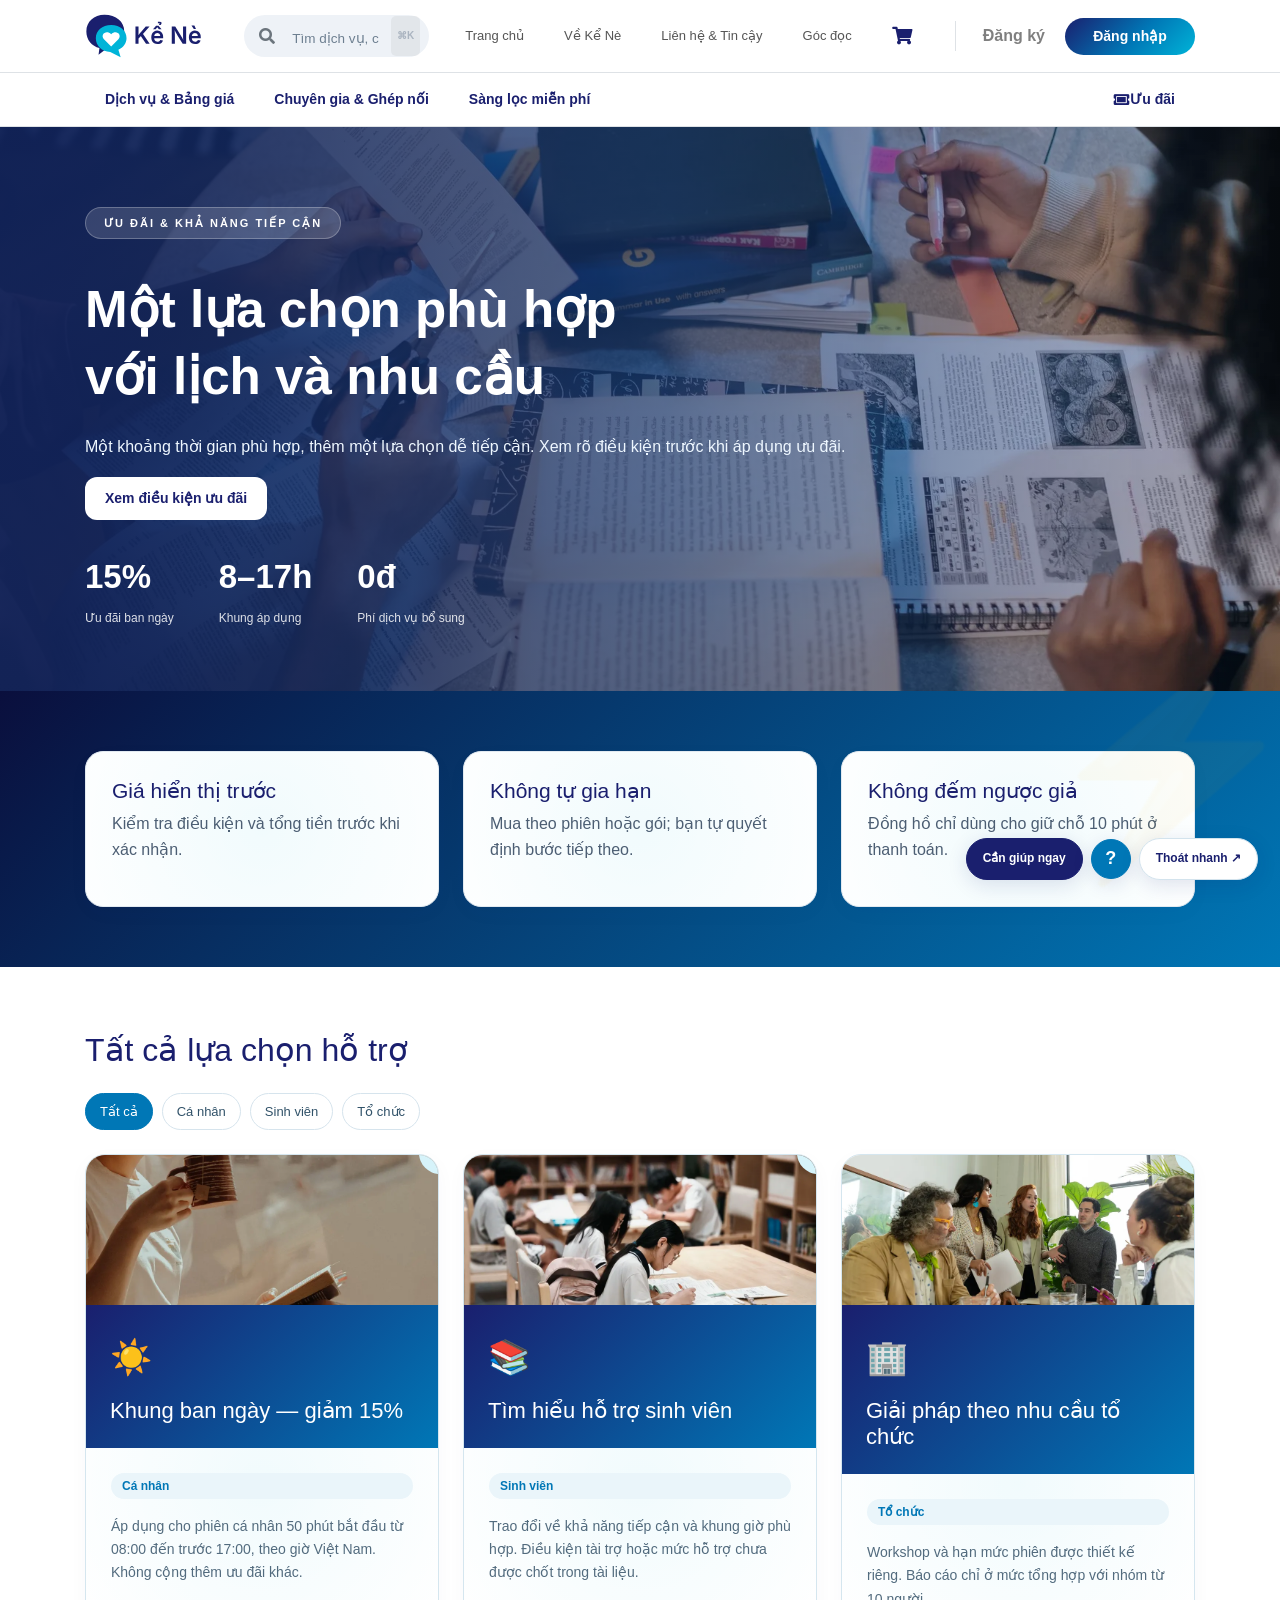
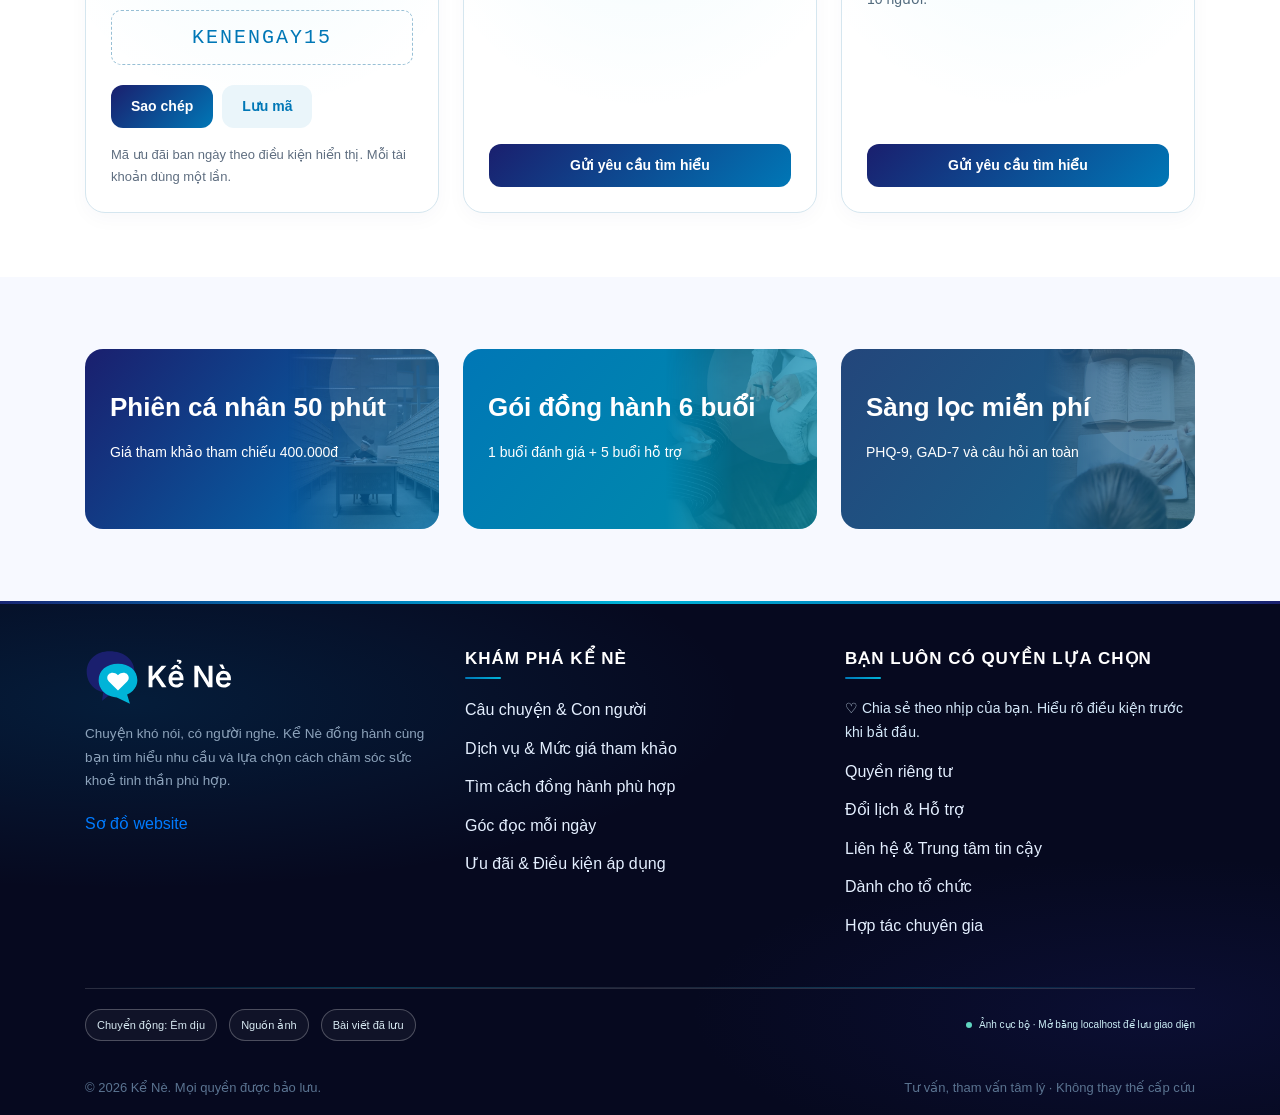
<file: html_khuyenmaivatiepthi.html>
<!DOCTYPE html>
<html lang="vi"><head><meta charset="UTF-8"><meta name="viewport" content="width=device-width,initial-scale=1"><meta name="description" content="Ưu đãi khung giờ ban ngày và điều kiện áp dụng."><meta name="theme-color" content="#0077b6"><meta name="referrer" content="strict-origin-when-cross-origin"><title>Ưu đãi &amp; Hỗ trợ tiếp cận | Kể Nè</title><link rel="stylesheet" href="css/bootstrap.min.css"><link rel="stylesheet" href="css/fontawesome.min.css"><link rel="stylesheet" href="css/fonts.css"><link rel="stylesheet" href="css_trangchu.css"><style>
        

        :root {
            --km-blue:  #0077b6;
            --km-dark:  #1a1f6e;
            --km-red:   #ff4d4d;
            --km-teal:  #00b4d8;
            --km-gold:  #f59e0b;
            --km-green: #10b981;
            --km-orange:#f97316;
            --km-font:  'Segoe UI', Roboto, Helvetica, Arial, sans-serif; 
            --km-head:  var(--km-font); 
        }

        
        
        body { font-family: var(--km-font); }


        
        
        .km-notify-overlay {
            position: fixed; inset: 0; z-index: 99999;
            background: rgba(10, 15, 61, 0.82);
            backdrop-filter: blur(6px);
            display: flex; align-items: center; justify-content: center;
            padding: 16px;
            animation: kmFadeIn .4s ease;
        }
        
        .km-notify-box {
            background: #fff;
            border-radius: 24px;
            max-width: 560px; width: 100%;
            overflow: hidden;
            box-shadow: 0 40px 80px rgba(0,0,0,.35);
            position: relative;
            animation: kmSlideUp .45s cubic-bezier(.34,1.2,.64,1);
        }
        
        .km-notify-banner {
            
            background: url('img/scene-care.svg') center / cover no-repeat;
            height: 220px;
            display: flex; align-items: center; justify-content: center;
            position: relative; overflow: hidden;
        }
        
        .km-notify-banner::before,
        .km-notify-banner::after {
            content: none;
        }
        
        .km-notify-banner-text {
            position: relative; z-index: 1;
            text-align: center; color: #fff; padding: 0 24px;
        }
        .km-notify-banner-text .km-banner-tag {
            display: inline-block;
            background: rgba(255,255,255,.18); border-radius: 30px;
            padding: 4px 16px; font-size: 11px; font-weight: 700;
            letter-spacing: 2px; text-transform: uppercase; margin-bottom: 12px;
        }
        .km-notify-banner-text h2 {
            font-family: var(--km-head);
            font-size: 2rem; margin: 0 0 6px;
            text-shadow: 0 2px 12px rgba(0,0,0,.3);
        }
        .km-notify-banner-text p {
            font-size: 13px; opacity: .88; margin: 0;
        }
        
        .km-notify-body {
            padding: 28px 32px 32px;
            text-align: center;
        }
        .km-notify-body h3 {
            font-size: 1.35rem; font-weight: 800;
            color: var(--km-dark); margin-bottom: 8px;
        }
        .km-notify-body p {
            font-size: 13.5px; color: #6c757d;
            margin-bottom: 20px; line-height: 1.7;
        }
        
        .km-notify-cta {
            width: 100%; padding: 13px;
            background: linear-gradient(135deg, var(--km-dark), var(--km-blue));
            color: #fff; border: none; border-radius: 14px;
            font-size: 14px; font-weight: 800;
            letter-spacing: .5px; cursor: pointer;
            transition: transform .2s, box-shadow .2s;
        }
        .km-notify-cta:hover {
            transform: translateY(-2px);
            box-shadow: 0 10px 28px rgba(0,119,182,.4);
        }
        
        .km-notify-skip {
            margin-top: 12px; font-size: 12px; color: #adb5bd;
            cursor: pointer; display: block;
            transition: color .2s;
        }
        .km-notify-skip:hover { color: var(--km-dark); }
        
        .km-notify-close {
            position: absolute; top: 12px; right: 12px; z-index: 2;
            width: 32px; height: 32px; border-radius: 50%;
            background: rgba(255,255,255,.2); border: none;
            color: #fff; font-size: 16px; cursor: pointer;
            display: flex; align-items: center; justify-content: center;
            transition: background .2s;
        }
        .km-notify-close:hover { background: rgba(255,255,255,.4); }

        
        .km-hero {
            position: relative;
            padding: 80px 0 60px;
            overflow: hidden;
            
            background: linear-gradient(140deg, #0a0f3d 0%, #024b7a 45%, #0099c6 75%, #00c9e4 100%);
        }
        
        .km-hero-wave {
            position: absolute; bottom: -2px; left: 0; right: 0;
            height: 80px; pointer-events: none;
        }
        
        .km-hero-bg-circles span {
            position: absolute; border-radius: 50%;
            background: rgba(255,255,255,.06);
            pointer-events: none;
        }
        
        .km-hero-tag {
            display: inline-flex; align-items: center; gap: 6px;
            background: rgba(255,255,255,.15);
            border: 1px solid rgba(255,255,255,.25);
            border-radius: 30px; padding: 6px 18px;
            font-size: 11px; font-weight: 800;
            letter-spacing: 2px; text-transform: uppercase;
            color: #fff; margin-bottom: 20px;
        }
        
        .km-hero-title {
            font-family: var(--km-head);
            font-size: clamp(2rem, 5vw, 3.8rem);
            color: #fff; line-height: 1.2;
            margin-bottom: 16px;
            text-shadow: 0 4px 20px rgba(0,0,0,.2);
        }
        .km-hero-title .km-highlight {
            color: #ffd60a;
            text-shadow: 0 0 30px rgba(255,214,10,.6);
        }
        
        .km-hero-desc {
            font-size: 15px; color: rgba(255,255,255,.85);
            max-width: 520px; margin-bottom: 32px; line-height: 1.75;
        }
        
        .km-hero-stats {
            display: flex; flex-wrap: wrap; gap: 24px; margin-top: 32px;
        }
        .km-stat-item {
            text-align: center; color: #fff;
        }
        .km-stat-num {
            font-family: var(--km-head);
            font-size: 2rem; display: block;
            text-shadow: 0 2px 10px rgba(0,0,0,.2);
        }
        .km-stat-label {
            font-size: 11px; opacity: .75;
            text-transform: uppercase; letter-spacing: 1px;
        }
        
        .km-hero-countdown {
            background: rgba(255,255,255,.12);
            border: 1px solid rgba(255,255,255,.2);
            border-radius: 18px; padding: 20px 28px;
            max-width: 320px; text-align: center;
        }
        .km-hero-countdown p {
            font-size: 11px; font-weight: 700;
            text-transform: uppercase; letter-spacing: 1.5px;
            color: rgba(255,255,255,.7); margin-bottom: 14px;
        }
        .km-countdown-wrap {
            display: flex; gap: 10px; justify-content: center;
        }
        .km-cd-unit {
            background: rgba(255,255,255,.18);
            border-radius: 10px; padding: 10px 14px;
            min-width: 54px; text-align: center;
        }
        .km-cd-num {
            font-family: var(--km-head);
            font-size: 1.6rem; color: #fff; display: block; line-height: 1;
        }
        .km-cd-label {
            font-size: 9px; color: rgba(255,255,255,.6);
            text-transform: uppercase; letter-spacing: 1px; margin-top: 2px;
        }
        .km-cd-sep {
            font-size: 1.6rem; color: #ffd60a;
            font-weight: 900; align-self: center; margin-top: -6px;
        }

        
        .km-section { padding: 64px 0; }
        .km-section-alt { background: #f7f9ff; }
        .km-section-title {
            font-family: var(--km-head);
            font-size: 1.8rem; color: var(--km-dark);
            margin-bottom: 6px;
        }
        .km-section-sub {
            font-size: 14px; color: #6c757d;
            margin-bottom: 0;
        }
        
        .km-title-bar {
            width: 48px; height: 4px; border-radius: 4px;
            background: linear-gradient(90deg, var(--km-blue), var(--km-teal));
            margin: 10px 0 28px;
        }

        
        .km-filter-bar {
            display: flex; flex-wrap: wrap; gap: 10px;
            margin-bottom: 36px;
        }
        .km-filter-btn {
            padding: 9px 22px; border-radius: 30px;
            border: 2px solid #e2e8f0;
            background: #fff; color: #64748b;
            font-size: 13px; font-weight: 700;
            cursor: pointer; transition: all .22s;
            display: inline-flex; align-items: center; gap: 6px;
        }
        .km-filter-btn:hover {
            border-color: var(--km-blue); color: var(--km-blue);
        }
        .km-filter-btn.active {
            background: var(--km-dark); color: #fff;
            border-color: var(--km-dark);
            box-shadow: 0 6px 18px rgba(26,31,110,.3);
        }

        
        #km-voucher-grid { transition: opacity .25s; }

        .km-voucher-card {
            background: #fff;
            border-radius: 20px;
            overflow: hidden;
            box-shadow: 0 4px 20px rgba(0,0,0,.07);
            transition: transform .26s, box-shadow .26s;
            margin-bottom: 28px;
            display: flex; flex-direction: column;
            height: 100%;
        }
        .km-voucher-card:hover {
            transform: translateY(-6px);
            box-shadow: 0 16px 44px rgba(0,0,0,.14);
        }
        
        .km-vc-head {
            padding: 20px 22px 16px;
            position: relative; overflow: hidden;
            background-size: cover;
            background-position: center;
        }
        
        .km-vc-head-img-overlay {
            position: absolute; inset: 0;
            background: rgba(10,15,61,.52);
            z-index: 0;
        }
        
        .km-vc-head .km-vc-badge,
        .km-vc-head .km-vc-code,
        .km-vc-head .km-vc-discount {
            position: relative; z-index: 1;
        }
        .km-vc-head::after {
            content: ''; position: absolute;
            width: 120px; height: 120px;
            border-radius: 50%; right: -30px; top: -30px;
            background: rgba(255,255,255,.12);
            z-index: 0;
        }
        
        .km-vc-session    { background: linear-gradient(135deg, #0a0f3d, #0077b6); }
        .km-vc-boat    { background: linear-gradient(135deg, #064e84, #00b4d8); }
        .km-vc-water   { background: linear-gradient(135deg, #0077b6, #22d3ee); }
        .km-vc-spa     { background: linear-gradient(135deg, #5b21b6, #8b5cf6); }
        .km-vc-culture { background: linear-gradient(135deg, #b45309, #f59e0b); }

        
        .km-vc-badge {
            display: inline-flex; align-items: center; gap: 4px;
            background: rgba(255,255,255,.2); border-radius: 20px;
            padding: 3px 12px; font-size: 10px; font-weight: 800;
            letter-spacing: 1px; text-transform: uppercase;
            color: #fff; margin-bottom: 10px;
        }
        
        .km-vc-code {
            font-family: var(--km-head);
            font-size: 1.8rem; color: #fff;
            letter-spacing: 2px; margin: 0;
            text-shadow: 0 2px 8px rgba(0,0,0,.2);
        }
        
        .km-vc-discount {
            font-size: 12px; color: rgba(255,255,255,.75);
            font-weight: 700; margin-top: 2px;
        }
        
        .km-vc-body {
            padding: 18px 22px;
            flex: 1; display: flex; flex-direction: column;
        }
        .km-vc-title {
            font-size: 14.5px; font-weight: 800;
            color: var(--km-dark); margin-bottom: 6px;
            line-height: 1.45;
        }
        .km-vc-desc {
            font-size: 12.5px; color: #64748b;
            line-height: 1.65; margin-bottom: 14px;
            flex: 1;
        }
        
        .km-vc-meta {
            display: flex; flex-direction: column; gap: 5px;
            margin-bottom: 16px;
        }
        .km-vc-meta-item {
            display: flex; align-items: center; gap: 6px;
            font-size: 11.5px; color: #94a3b8;
            font-weight: 600;
        }
        .km-vc-meta-item i { font-size: 10px; color: var(--km-blue); }
        
        .km-vc-divider {
            border: none; margin: 0 0 16px;
            border-top: 2px dashed #e2e8f0;
        }
        
        .km-vc-footer {
            display: flex; align-items: center;
            justify-content: space-between; gap: 12px;
        }
        .km-vc-price-block small {
            font-size: 10px; color: #94a3b8; display: block;
            text-transform: uppercase; letter-spacing: .5px;
        }
        .km-vc-price-block strong {
            font-size: 15px; color: var(--km-dark);
            font-weight: 900;
        }
        
        .km-vc-copy-btn {
            padding: 9px 16px; border-radius: 12px;
            background: var(--km-dark); color: #fff;
            font-size: 12px; font-weight: 800;
            border: none; cursor: pointer;
            transition: background .2s, transform .2s;
            white-space: nowrap;
        }
        .km-vc-copy-btn:hover {
            background: var(--km-blue);
            transform: scale(1.04);
        }
        .km-vc-copy-btn.copied {
            background: var(--km-green);
        }

        
        .km-flash-section {
            background: linear-gradient(135deg, #0a0f3d 0%, #0077b6 100%);
            padding: 60px 0;
            position: relative; overflow: hidden;
        }
        .km-flash-section::before {
            content: '⚡';
            position: absolute; right: -30px; top: -40px;
            font-size: 220px; opacity: .04;
            line-height: 1; pointer-events: none;
        }
        .km-flash-title {
            font-family: var(--km-head);
            font-size: 2rem; color: #fff;
            display: flex; align-items: center; gap: 12px;
        }
        .km-flash-badge {
            background: var(--km-red); color: #fff;
            border-radius: 8px; padding: 4px 12px;
            font-size: 12px; font-weight: 900;
            animation: kmPulse 1.2s infinite;
        }
        @keyframes kmPulse {
            0%,100% { transform: scale(1); }
            50%      { transform: scale(1.05); }
        }
        
        .km-flash-card {
            background: rgba(255,255,255,.1);
            border: 1px solid rgba(255,255,255,.18);
            border-radius: 18px; padding: 22px 24px;
            display: flex; align-items: center; gap: 20px;
            transition: background .2s;
            height: 100%;
        }
        .km-flash-card:hover { background: rgba(255,255,255,.18); }
        .km-flash-icon {
            font-size: 2.4rem; flex-shrink: 0;
            width: 60px; height: 60px;
            background: rgba(255,255,255,.15);
            border-radius: 14px;
            display: flex; align-items: center; justify-content: center;
        }
        .km-flash-card-title {
            font-size: 14px; font-weight: 800; color: #fff;
            margin-bottom: 4px;
        }
        .km-flash-card-code {
            font-family: var(--km-head);
            font-size: 1.2rem; color: #ffd60a;
            letter-spacing: 1.5px;
        }
        .km-flash-card-desc {
            font-size: 11.5px; color: rgba(255,255,255,.65);
            margin-top: 4px;
        }

        
        .km-howto-card {
            background: #fff; border-radius: 20px;
            padding: 28px 24px;
            box-shadow: 0 4px 20px rgba(0,0,0,.06);
            text-align: center;
            transition: transform .22s, box-shadow .22s;
        }
        .km-howto-card:hover {
            transform: translateY(-4px);
            box-shadow: 0 12px 36px rgba(0,0,0,.12);
        }
        .km-howto-icon {
            width: 64px; height: 64px; border-radius: 18px;
            display: flex; align-items: center; justify-content: center;
            font-size: 1.8rem; margin: 0 auto 16px;
        }
        .km-howto-num {
            font-family: var(--km-head);
            font-size: 3rem; color: #e2e8f0;
            line-height: 1; margin-bottom: 10px;
        }
        .km-howto-title {
            font-size: 14px; font-weight: 800;
            color: var(--km-dark); margin-bottom: 6px;
        }
        .km-howto-desc {
            font-size: 12.5px; color: #64748b; line-height: 1.65;
        }

        
        @keyframes kmFadeIn  { from{opacity:0} to{opacity:1} }
        @keyframes kmSlideUp { from{opacity:0;transform:translateY(32px)} to{opacity:1;transform:translateY(0)} }
        @keyframes kmFloat   {
            0%,100%{ transform:translateY(0) rotate(0deg); }
            50%    { transform:translateY(-16px) rotate(3deg); }
        }

        
        .km-reveal {
            opacity: 0;
            transform: translateY(28px);
            transition: opacity .55s ease, transform .55s ease;
        }
        .km-reveal.visible {
            opacity: 1; transform: translateY(0);
        }

        
        @media(max-width:575px){
            .km-hero { padding: 60px 0 50px; }
            .km-hero-title { font-size: 1.8rem; }
            .km-filter-btn { padding: 7px 14px; font-size: 12px; }
            .km-notify-body { padding: 20px 20px 24px; }
            .km-notify-banner { height: 180px; }
            .km-notify-banner-text h2 { font-size: 1.5rem; }
        }
    
        
        .km-mkt-section {
            padding: 72px 0;
            background: #f7f9ff;
            overflow: hidden;
        }
        
        .km-mkt-grid {
            display: grid;
            grid-template-columns: repeat(3, 1fr);
            gap: 22px;
        }
        @media(max-width:767px){ .km-mkt-grid { grid-template-columns: 1fr; } }
        @media(min-width:768px) and (max-width:991px){ .km-mkt-grid { grid-template-columns: 1fr 1fr; } }

        
        .km-mkt-card {
            border-radius: 22px;
            overflow: hidden;
            position: relative;
            min-height: 280px;
            display: flex; align-items: flex-end;
            cursor: pointer;
            transition: transform .3s, box-shadow .3s;
            box-shadow: 0 8px 30px rgba(0,0,0,.1);
        }
        .km-mkt-card:hover {
            transform: translateY(-8px);
            box-shadow: 0 20px 50px rgba(0,0,0,.18);
        }
        .km-mkt-card:hover .km-mkt-overlay { opacity: .82; }
        .km-mkt-card:hover .km-mkt-cta { transform: translateY(0); opacity: 1; }

        
        .km-mkt-bg {
            position: absolute; inset: 0;
            background-size: cover; background-position: center;
            transition: transform .5s;
        }
        .km-mkt-card:hover .km-mkt-bg { transform: scale(1.06); }

        
        .km-mkt-overlay {
            position: absolute; inset: 0;
            background: linear-gradient(0deg, rgba(10,15,61,.85) 0%, rgba(10,15,61,.2) 60%, transparent 100%);
            opacity: .7; transition: opacity .3s;
        }

        
        .km-mkt-content {
            position: relative; z-index: 2;
            padding: 22px 24px;
            width: 100%;
        }
        .km-mkt-tag {
            display: inline-block;
            background: rgba(255,255,255,.2); backdrop-filter: blur(4px);
            border: 1px solid rgba(255,255,255,.3);
            border-radius: 20px; padding: 3px 12px;
            font-size: 10px; font-weight: 800;
            letter-spacing: 1.5px; text-transform: uppercase;
            color: #fff; margin-bottom: 8px;
        }
        .km-mkt-card-title {
            font-family: var(--km-head);
            font-size: 1.25rem; color: #fff;
            font-weight: 900; line-height: 1.3;
            margin-bottom: 6px;
            text-shadow: 0 2px 8px rgba(0,0,0,.3);
        }
        .km-mkt-card-sub {
            font-size: 12px; color: rgba(255,255,255,.75);
            margin-bottom: 0;
        }
        
        .km-mkt-cta {
            display: inline-block; margin-top: 12px;
            background: #ffd60a; color: #0a0f3d;
            padding: 8px 18px; border-radius: 20px;
            font-size: 12px; font-weight: 900;
            text-decoration: none;
            transform: translateY(10px); opacity: 0;
            transition: transform .3s, opacity .3s;
        }
        .km-mkt-cta:hover { text-decoration: none; color: #0a0f3d; }

        
        .km-mkt-wide { grid-column: span 2; min-height: 300px; }
        @media(max-width:767px){ .km-mkt-wide { grid-column: span 1; } }




        
        .btn-login {
            background:linear-gradient(135deg,#1a1f6e,#0077b6);
            color:#fff !important; border:none; border-radius:10px;
            padding:7px 16px; font-size:13px; transition:all .2s;
        }
        .btn-login:hover { opacity:.88; transform:translateY(-1px); }
        
        .user-avatar-btn {
            width:38px; height:38px; border-radius:50%;
            background:linear-gradient(135deg,#1a1f6e,#0077b6);
            display:flex; align-items:center; justify-content:center;
            color:#fff; font-weight:800; font-size:15px;
            cursor:pointer; border:none; transition:all .2s;
        }
        .user-avatar-btn:hover { box-shadow:0 4px 14px rgba(0,119,182,.35); }
        .user-profile-dropdown .dropdown-menu {
            border-radius:14px; padding:8px 0;
            box-shadow:0 8px 30px rgba(0,0,0,.12);
        }

        </style><link rel="stylesheet" href="css/kene-experience.css"><link rel="manifest" href="manifest.webmanifest"><meta name="color-scheme" content="light"><link rel="icon" type="image/svg+xml" href="img/favicon.svg"><link rel="icon" type="image/png" sizes="32x32" href="img/brand/icon-32.png"><link rel="apple-touch-icon" href="img/brand/icon-180.png"><link rel="stylesheet" href="css/kene-brand.css"></head><body data-page="promo"><header class="navbar navbar-expand-lg navbar-light bg-white sticky-top py-2 border-bottom">
        <div class="container">

            
            <a class="navbar-brand" href="html_trangchu.html">
                <img src="img/logo.svg" alt="Kể Nè — Không gian lắng nghe" height="46" class=" logo-header" width="142">
            </a>

            
            <div class="header-search-wrap mx-lg-4 d-none d-md-flex">
<div class="input-group header-search">
                    <div class="input-group-prepend border-0">
                        <span class="input-group-text bg-transparent border-0 text-muted"><i class="fas fa-search"></i></span>
                    </div>
                    <input type="text" id="header-search-inp" class="form-control border-0 bg-transparent" placeholder="Tìm dịch vụ, chuyên gia, bài viết…" autocomplete="off" aria-label="Tìm kiếm toàn website">
                    
                    <span class="hs-shortcut d-none d-lg-inline-flex align-items-center">⌘K</span>
                </div>
                <div id="header-dropdown" class="search-dropdown"></div>
            </div>

            
            <div class="navbar-nav ml-auto align-items-center">
                <a class="nav-item nav-link mr-3 d-none d-xl-block small-text" href="html_trangchu.html">Trang chủ</a>
                <a class="nav-item nav-link mr-3 d-none d-lg-block small-text" href="html_gioithieu.html">Về Kể Nè</a>
                <a class="nav-item nav-link mr-3 d-none d-lg-block small-text" href="html_lienhe_chinhsach.html">Liên hệ &amp; Tin cậy</a>
                <a class="nav-item nav-link mr-3 d-none d-md-block small-text" href="html_blog.html">Góc đọc</a>

                
                <a class="nav-item nav-link mr-3 text-dark" href="html_giohang.html" style="position:relative;" aria-label="Giỏ dịch vụ">
                    <i class="fas fa-shopping-cart fa-lg"></i>
                    <span id="cart-badge" style="position:absolute;top:-4px;right:-8px;background:#ff4d4d;color:#fff;border-radius:50%;width:18px;height:18px;font-size:10px;font-weight:700;display:none;align-items:center;justify-content:center;line-height:1;">0</span>
                </a>

                
                <div class="auth-buttons" id="auth-zone">
                    <a class="nav-item nav-link mr-3 font-weight-bold" href="html_dangnhap_dangky.html">Đăng ký</a>
                    <a class="btn btn-login font-weight-bold" href="html_dangnhap_dangky.html">Đăng nhập</a>
                    <a class="nav-item nav-link ml-2 d-none d-sm-block" href="html_thongtin.html">
                        <i class="fas fa-user-circle fa-2x text-muted"></i>
                    </a>
                </div>
            </div>

        </div>
    </header>

    <nav class="sub-nav bg-white border-bottom" aria-label="Dịch vụ"><div class="container"><div class="nav kn-subnav"><a class="nav-link" href="html_dichvu.html">Dịch vụ &amp; Bảng giá</a><a class="nav-link" href="html_diadiem.html">Chuyên gia &amp; Ghép nối</a><a class="nav-link" href="html_diadiem.html#sang-loc">Sàng lọc miễn phí</a><a class="nav-link ml-auto sub-voucher-link" href="html_khuyenmaivatiepthi.html"><i class="fas fa-ticket-alt" aria-hidden="true"></i> Ưu đãi</a></div></div></nav><a class="kn-skip" href="#main-content">Bỏ qua điều hướng</a><main id="main-content"><section class="km-hero ke-photo-hero"><div class="ke-hero-photo-panel"><picture class="ke-picture " data-ke-image="study-together"><source type="image/webp" srcset="img/photos/study-together-960.webp 960w, img/photos/study-together-1920.webp 1920w" sizes="100vw"><img src="img/photos/study-together-1920.jpg" alt="Những người học trao đổi và ghi chép cùng nhau" width="1920" height="1280" loading="eager" decoding="async" fetchpriority="high" data-ke-photo="study-together"></picture></div><div class="container"><span class="km-hero-tag">ƯU ĐÃI &amp; KHẢ NĂNG TIẾP CẬN</span><h1 class="kn-promo-title">Một lựa chọn phù hợp<br>với lịch và nhu cầu</h1><p>Một khoảng thời gian phù hợp, thêm một lựa chọn dễ tiếp cận. Xem rõ điều kiện trước khi áp dụng ưu đãi.</p><a href="#km-vouchers" class="kn-btn kn-btn-white">Xem điều kiện ưu đãi</a><div class="kn-hero-stat-row"><div><strong>15%</strong><span>Ưu đãi ban ngày</span></div><div><strong>8–17h</strong><span>Khung áp dụng</span></div><div><strong>0đ</strong><span>Phí dịch vụ bổ sung</span></div></div></div></section><section class="km-flash-section"><div class="container kn-grid-3"><article class="kn-white-card"><h2 class="kn-h3 ke-reveal">Giá hiển thị trước</h2><p>Kiểm tra điều kiện và tổng tiền trước khi xác nhận.</p></article><article class="kn-white-card"><h2 class="kn-h3 ke-reveal">Không tự gia hạn</h2><p>Mua theo phiên hoặc gói; bạn tự quyết định bước tiếp theo.</p></article><article class="kn-white-card"><h2 class="kn-h3 ke-reveal">Không đếm ngược giả</h2><p>Đồng hồ chỉ dùng cho giữ chỗ 10 phút ở thanh toán.</p></article></div></section><section id="km-vouchers" class="km-section"><div class="container"><h2 class="ke-reveal">Tất cả lựa chọn hỗ trợ</h2><div id="voucher-filters" class="kn-chips my-4"></div><div id="voucher-grid" class="kn-grid-3"></div></div></section><section class="km-mkt-section"><div class="container"><div class="kn-promo-grid"><a class="kn-promo ke-promo-tile" href="html_dichvu.html?id=ca-nhan"><strong>Phiên cá nhân 50 phút</strong><p>Giá tham khảo tham chiếu 400.000đ</p><picture class="ke-picture ke-promo-image" data-ke-image="study-quiet"><source type="image/webp" srcset="img/photos/study-quiet-960.webp 960w, img/photos/study-quiet-1920.webp 1920w" sizes="240px"><img src="img/photos/study-quiet-1920.jpg" alt="Một góc học tập yên tĩnh giữa các kệ sách" width="1920" height="2880" loading="lazy" decoding="async" data-ke-photo="study-quiet"></picture></a><a class="kn-promo ke-promo-tile" href="html_dichvu.html?id=dong-hanh-6"><strong>Gói đồng hành 6 buổi</strong><p>1 buổi đánh giá + 5 buổi hỗ trợ</p><picture class="ke-picture ke-promo-image" data-ke-image="conversation-notes"><source type="image/webp" srcset="img/photos/conversation-notes-960.webp 960w, img/photos/conversation-notes-1920.webp 1920w" sizes="240px"><img src="img/photos/conversation-notes-1920.jpg" alt="Ghi chú trong cuộc trò chuyện trực tiếp" width="1920" height="1280" loading="lazy" decoding="async" data-ke-photo="conversation-notes"></picture></a><a class="kn-promo ke-promo-tile" href="html_diadiem.html#sang-loc"><strong>Sàng lọc miễn phí</strong><p>PHQ-9, GAD-7 và câu hỏi an toàn</p><picture class="ke-picture ke-promo-image" data-ke-image="journal-planning"><source type="image/webp" srcset="img/photos/journal-planning-960.webp 960w, img/photos/journal-planning-1920.webp 1920w" sizes="240px"><img src="img/photos/journal-planning-1920.jpg" alt="Bàn tay viết ghi chú cá nhân trên bàn gỗ" width="1920" height="1280" loading="lazy" decoding="async" data-ke-photo="journal-planning"></picture></a></div></div></section></main><footer class="kene-footer"><div class="footer-bg-layer"></div><div class="container position-relative" style="z-index:2"><div class="row footer-main-row pt-5 pb-4"><div class="col-lg-4 col-md-6 mb-4"><a href="html_trangchu.html" class="footer-brand d-inline-block mb-3" aria-label="Kể Nè — Trang chủ"><img class="footer-logo" src="img/logo-white.svg" width="150" height="49" alt="Kể Nè"></a><p class="footer-desc">Chuyện khó nói, có người nghe. Kể Nè đồng hành cùng bạn tìm hiểu nhu cầu và lựa chọn cách chăm sóc sức khoẻ tinh thần phù hợp.</p><a class="footer-sitemap-btn" href="html_sitemap.html">Sơ đồ website</a></div><div class="col-lg-4 col-md-6 mb-4"><h2 class="footer-heading">Khám phá Kể Nè</h2><ul class="ke-footer-links"><li><a href="html_gioithieu.html">Câu chuyện &amp; Con người</a></li><li><a href="html_dichvu.html">Dịch vụ &amp; Mức giá tham khảo</a></li><li><a href="html_diadiem.html">Tìm cách đồng hành phù hợp</a></li><li><a href="html_blog.html">Góc đọc mỗi ngày</a></li><li><a href="html_khuyenmaivatiepthi.html">Ưu đãi &amp; Điều kiện áp dụng</a></li></ul></div><div class="col-lg-4 col-md-12 mb-4"><h2 class="footer-heading">Bạn luôn có quyền lựa chọn</h2><p class="ke-footer-promise">♡ Chia sẻ theo nhịp của bạn. Hiểu rõ điều kiện trước khi bắt đầu.</p><ul class="ke-footer-links"><li><a href="html_lienhe_chinhsach.html#du-lieu">Quyền riêng tư</a></li><li><a href="html_lienhe_chinhsach.html#doi-lich">Đổi lịch &amp; Hỗ trợ</a></li><li><a href="html_lienhe_chinhsach.html">Liên hệ &amp; Trung tâm tin cậy</a></li><li><a href="html_lienhe_chinhsach.html?topic=to-chuc">Dành cho tổ chức</a></li><li><a href="html_lienhe_chinhsach.html?topic=chuyen-gia">Hợp tác chuyên gia</a></li></ul></div></div><div class="footer-divider"></div><div class="ke-footer-tools"><button type="button" data-ke-motion aria-pressed="false">Chuyển động: Êm dịu</button><button type="button" data-ke-credits>Nguồn ảnh</button><button type="button" data-ke-saved-articles>Bài viết đã lưu</button><span id="ke-offline-state" class="ke-offline-state">Ảnh cục bộ · Không cần Internet</span></div><div class="footer-bottom py-3 d-flex flex-wrap justify-content-between"><p class="footer-copy mb-0">© 2026 Kể Nè. Mọi quyền được bảo lưu.</p><p class="footer-copy mb-0">Tư vấn, tham vấn tâm lý · Không thay thế cấp cứu</p></div></div></footer><div id="kn-toast" class="kn-toast" hidden role="status" aria-live="polite"></div><div class="kn-tools"><button class="kn-sos-btn" data-action="sos">Cần giúp ngay</button><button class="kn-help-btn" data-action="help" aria-label="Mở trợ giúp thao tác">?</button><button class="kn-exit-btn" data-action="quick-exit">Thoát nhanh ↗</button></div><div id="kn-modal" class="kn-modal" hidden role="dialog" aria-modal="true" aria-labelledby="kn-modal-title"><div class="kn-modal-dialog"><div class="kn-modal-header"><h2 id="kn-modal-title"></h2><div><button class="kn-link" data-action="sos">Cần giúp ngay</button><button class="kn-modal-close" data-action="close-modal" aria-label="Đóng cửa sổ">×</button></div></div><div id="kn-modal-body"></div></div></div><div id="kn-sos" class="kn-modal kn-sos-overlay" hidden role="dialog" aria-modal="true" aria-labelledby="kn-sos-title"><div class="kn-modal-dialog"><div class="kn-modal-header"><h2 id="kn-sos-title">Ưu tiên sự an toàn của bạn</h2><button class="kn-modal-close" data-action="close-sos" aria-label="Đóng hướng dẫn">×</button></div><p>Nếu có nguy cơ tức thời, hãy gọi cấp cứu y tế hoặc đến cơ sở cấp cứu gần nhất. Nếu có thể, nhờ một người tin cậy ở cạnh bạn.</p><a class="kn-btn kn-btn-full" href="tel:115">Gọi cấp cứu y tế 115</a><p class="kn-note mt-3">115 là cấp cứu y tế, không phải đường dây tư vấn của Kể Nè.</p><div class="kn-white-card my-3"><h3 class="kn-h4">Website không có người trực</h3><p>Kể Nè không phải kênh cấp cứu và không gửi cảnh báo từ nút này. Đừng chờ phản hồi trên website khi bạn đang không an toàn.</p><p id="kn-support-hours"></p></div><button class="kn-btn kn-btn-light" data-action="quick-exit">Thoát nhanh khỏi website</button></div></div><button id="back-to-top" class="kn-back-top" aria-label="Lên đầu trang" hidden>↑</button><script src="js/jquery.min.js" defer></script><script src="js/bootstrap.bundle.min.js" defer></script><script src="js/kene-data.js" defer></script><script src="js/kene-engine.js" defer></script><script src="js/kene-core.js" defer></script><script src="js/kene-media-data.js" defer></script><script src="js/kene-media.js" defer></script><script src="js/kene-runtime.js" defer></script><script src="js/kene-pages.js" defer></script><script src="js/kene-offline-version.js" defer></script><script src="js/kene-experience.js" defer></script><script src="js/kene-scenes.js" defer></script></body></html>
</file>
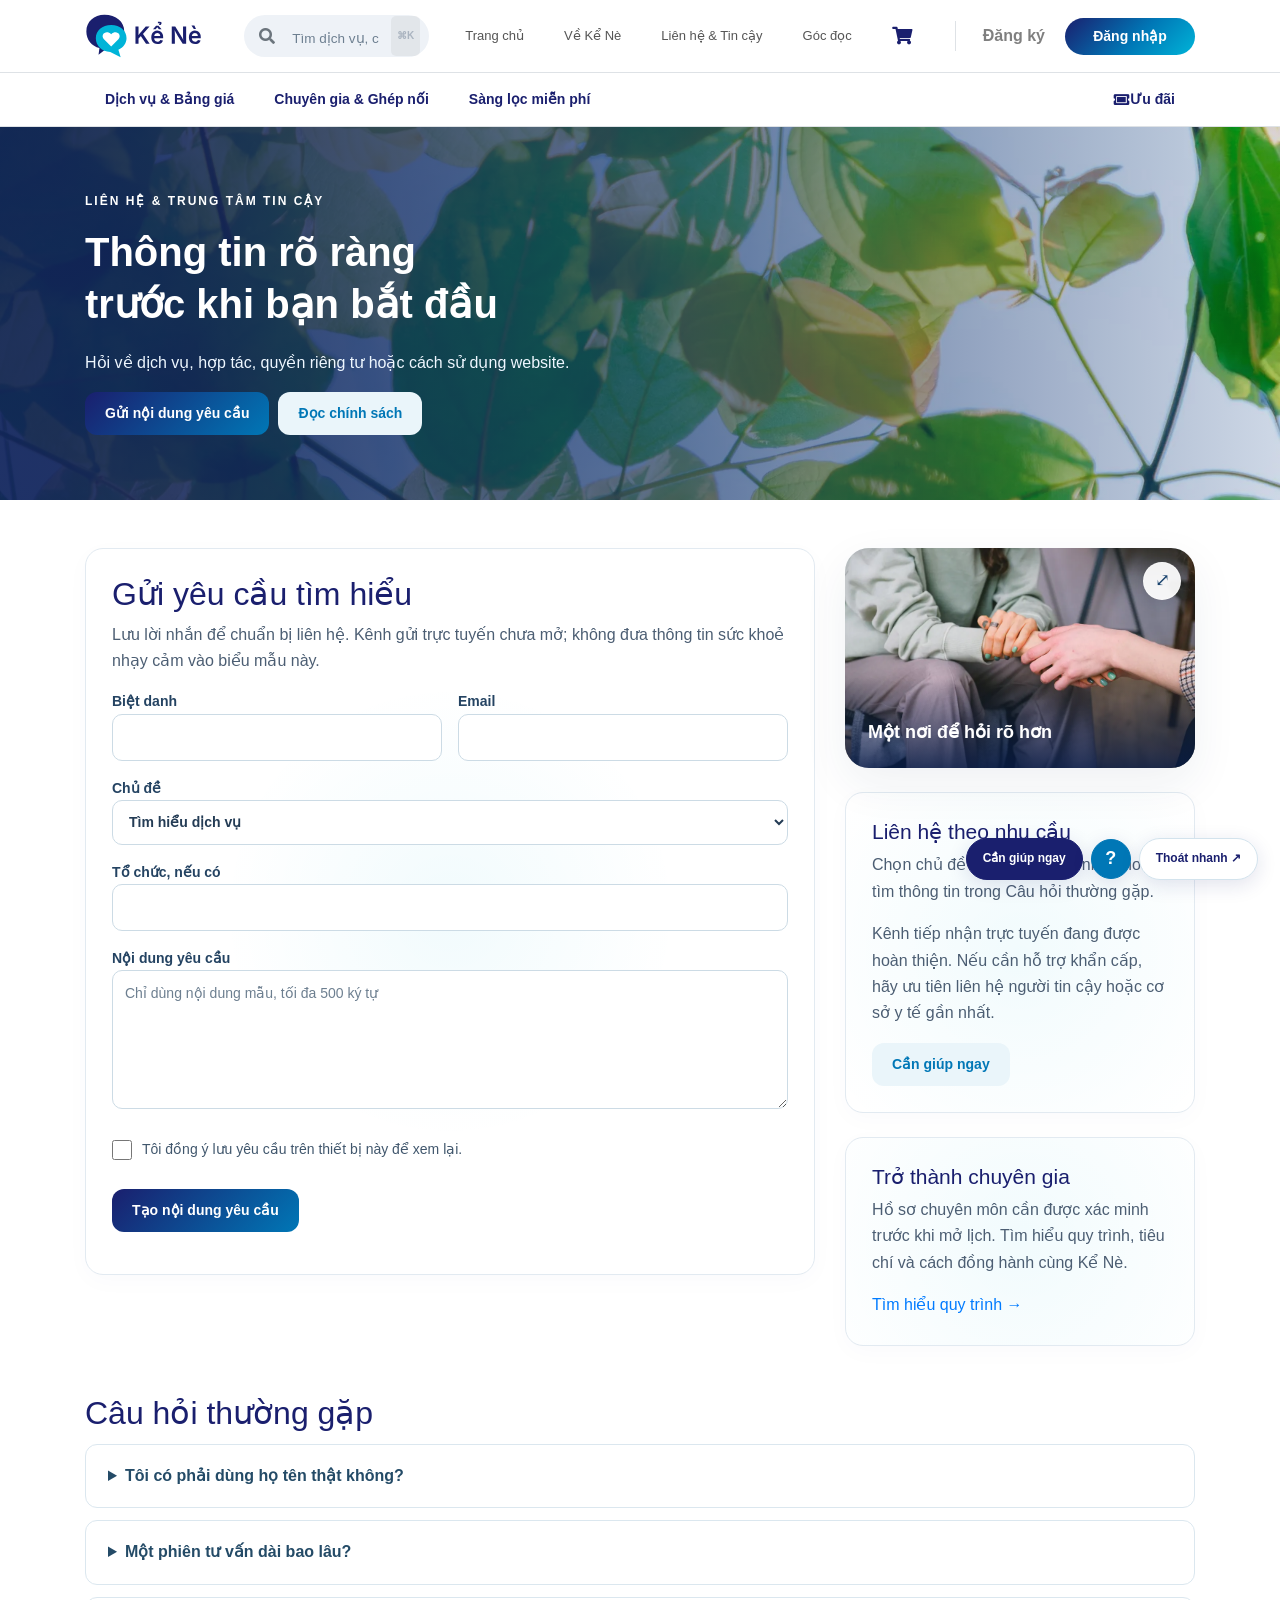
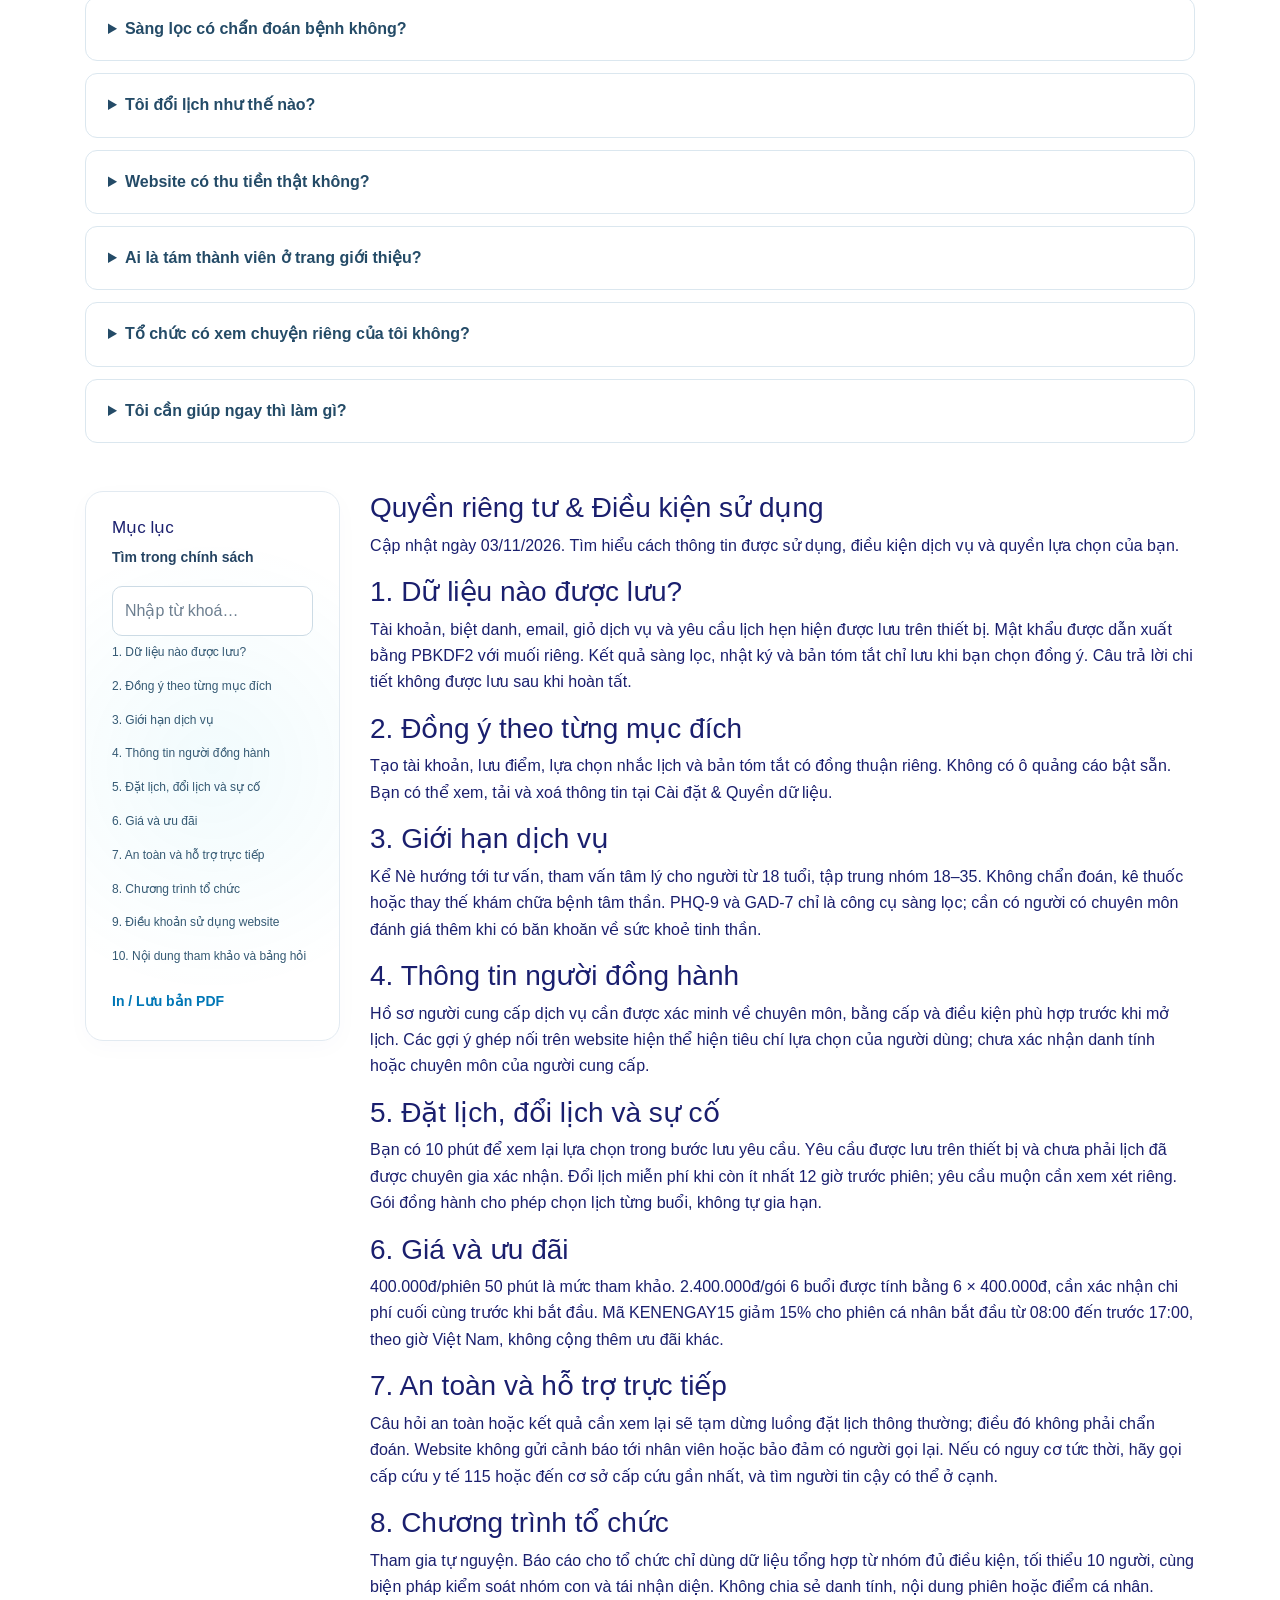
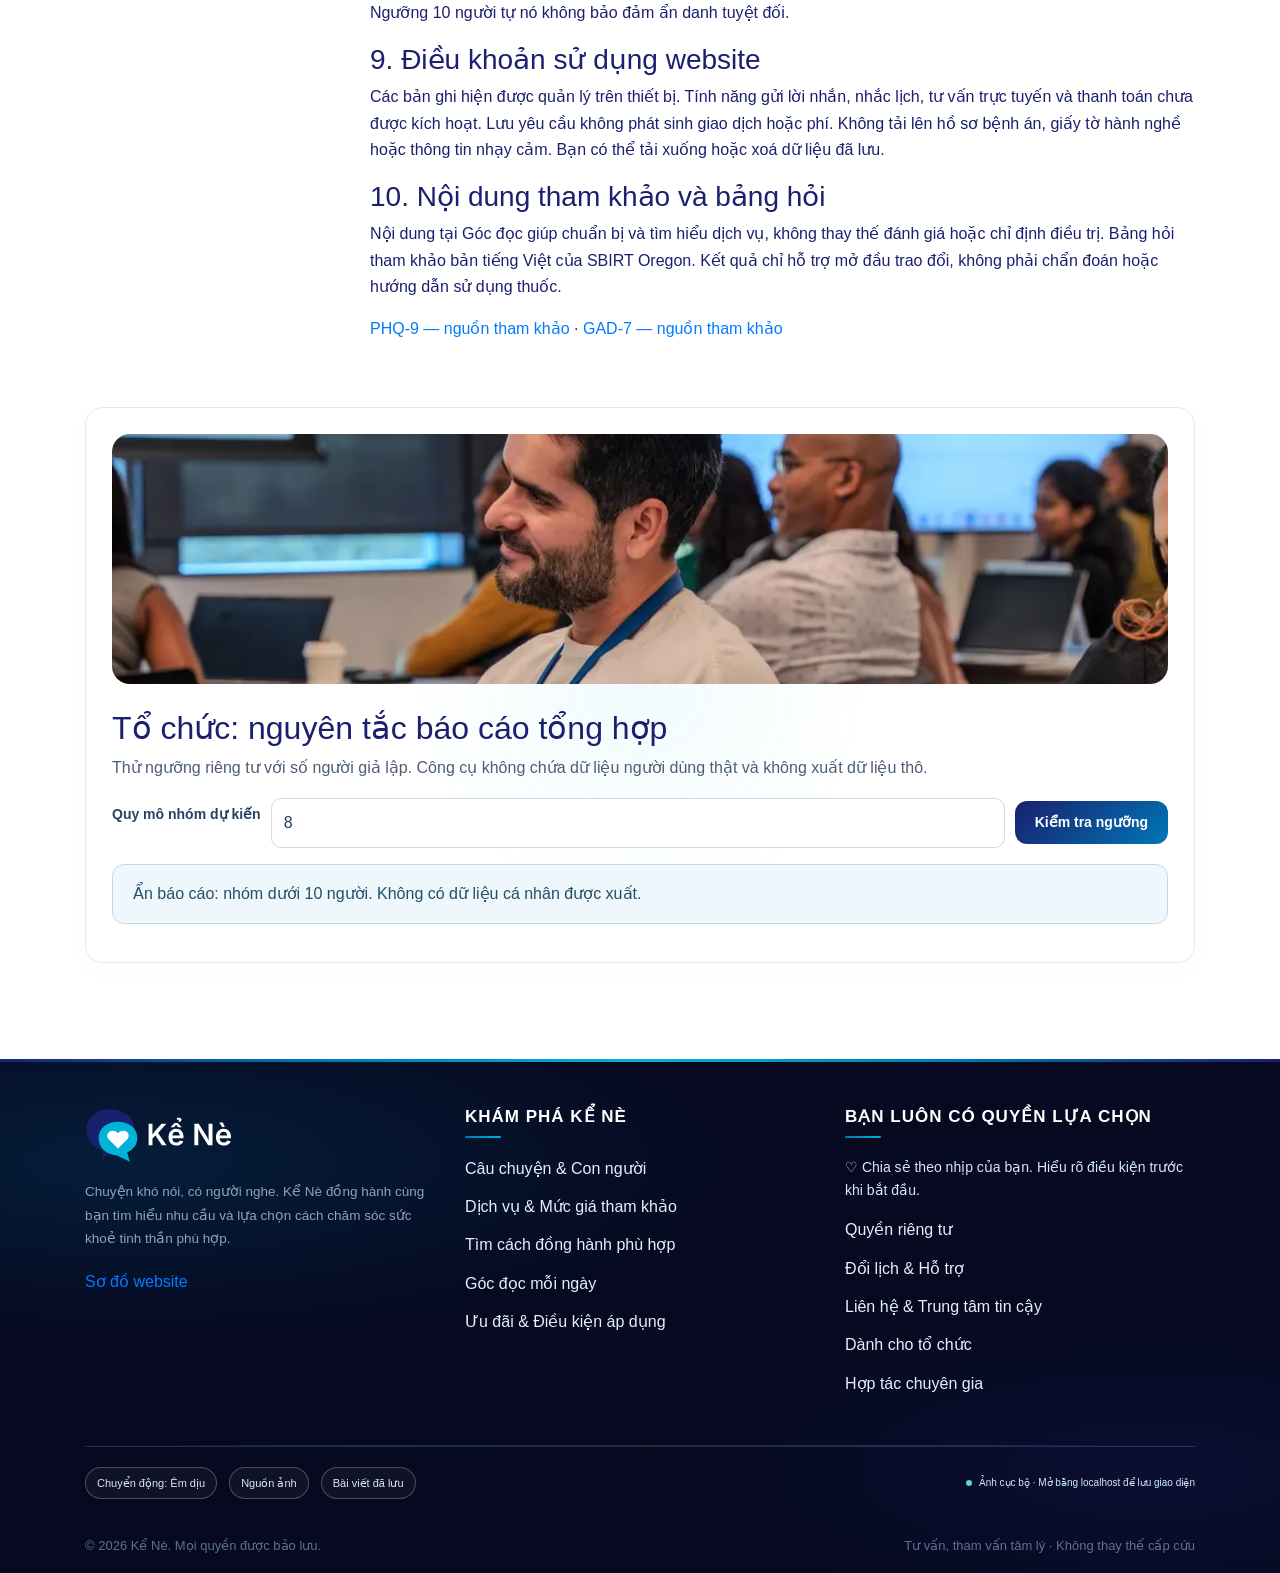
<file: html_lienhe_chinhsach.html>
<!DOCTYPE html>
<html lang="vi"><head><meta charset="UTF-8"><meta name="viewport" content="width=device-width,initial-scale=1"><meta name="description" content="Biểu mẫu tìm hiểu, chính sách, giới hạn và FAQ."><meta name="theme-color" content="#0077b6"><meta name="referrer" content="strict-origin-when-cross-origin"><title>Liên hệ &amp; Tin cậy | Kể Nè</title><link rel="stylesheet" href="css/bootstrap.min.css"><link rel="stylesheet" href="css/fontawesome.min.css"><link rel="stylesheet" href="css/fonts.css"><link rel="stylesheet" href="css_trangchu.css"><style>
        
        :root {
            --primary-blue:   #0077b6;
            --dark-blue:      #1a1f6e;
            --teal-light:     #00b4d8;
            --accent-red:     #ff4d4d;
            --gradient-brand: linear-gradient(135deg, #1a1f6e 0%, #0077b6 55%, #00b4d8 100%);
            --bg-light:       #f0f4f8;
            --text-dark:      #1a1f6e;
            --text-muted:     #6c757d;
            --white:          #ffffff;
        }


        
        .page-hero {
            background: var(--gradient-brand);
            padding: 60px 0 0;
            position: relative;
            overflow: hidden;
        }
        
        .page-hero::before {
            content: '';
            position: absolute; inset: 0;
            background: url("data:image/svg+xml,%3Csvg width='60' height='60' viewBox='0 0 60 60' xmlns='http://www.w3.org/2000/svg'%3E%3Cg fill='none'%3E%3Cg fill='%23ffffff' fill-opacity='0.04'%3E%3Cpath d='M36 34v-4h-2v4h-4v2h4v4h2v-4h4v-2h-4zm0-30V0h-2v4h-4v2h4v4h2V6h4V4h-4zM6 34v-4H4v4H0v2h4v4h2v-4h4v-2H6zM6 4V0H4v4H0v2h4v4h2V6h4V4H6z'/%3E%3C/g%3E%3C/g%3E%3C/svg%3E");
            pointer-events: none;
        }
        
        .page-hero::after {
            content: attr(data-icon);
            position: absolute; right: 7%; top: 15%;
            font-size: 150px; opacity: 0.07;
            animation: hero-icon-float 6s ease-in-out infinite;
            pointer-events: none;
        }
        @keyframes hero-icon-float {
            0%,100% { transform: translateY(0) rotate(-8deg); }
            50%      { transform: translateY(-20px) rotate(8deg); }
        }

        
        .hero-breadcrumb {
            display: flex; align-items: center; gap: 8px;
            font-size: 13px; color: rgba(255,255,255,0.6);
            margin-bottom: 18px;
        }
        .hero-breadcrumb a  { color: rgba(255,255,255,0.6); text-decoration: none; transition: color 0.2s; }
        .hero-breadcrumb a:hover { color: #fff; }
        .hero-breadcrumb .sep     { opacity: 0.4; }
        .hero-breadcrumb .current { color: #fff; font-weight: 600; }

        
        .hero-badge {
            display: inline-flex; align-items: center; gap: 8px;
            background: rgba(255,255,255,0.15);
            border: 1px solid rgba(255,255,255,0.3);
            backdrop-filter: blur(10px);
            color: #fff; font-size: 11px; font-weight: 700;
            letter-spacing: 1.5px; text-transform: uppercase;
            padding: 7px 18px; border-radius: 30px; margin-bottom: 18px;
        }
        
        .page-hero h1 {
            font-size: clamp(26px, 3.8vw, 50px); font-weight: 900;
            color: #fff; line-height: 1.15; margin-bottom: 12px;
        }
        .page-hero .hero-desc {
            color: rgba(255,255,255,0.8); font-size: 15px;
            line-height: 1.7; max-width: 540px; margin-bottom: 28px;
        }

        
        .hero-stats { display: flex; gap: 28px; flex-wrap: wrap; margin-bottom: 28px; }
        .hero-stat-num { font-size: 26px; font-weight: 900; color: #fff; line-height: 1; display: block; }
        .hero-stat-lbl { font-size: 10px; color: rgba(255,255,255,0.6); font-weight: 600; letter-spacing: 0.5px; text-transform: uppercase; }

        
        .online-indicator {
            display: inline-flex; align-items: center; gap: 8px;
            background: rgba(0,229,255,0.15);
            border: 1px solid rgba(0,229,255,0.35);
            border-radius: 20px; padding: 6px 14px;
            font-size: 12px; font-weight: 600; color: #00e5ff;
        }
        .pulse-dot {
            width: 7px; height: 7px; border-radius: 50%;
            background: #00e5ff;
            animation: pulse-glow 1.5s ease-in-out infinite;
        }
        @keyframes pulse-glow {
            0%,100% { transform: scale(1); opacity: 1; }
            50%      { transform: scale(1.6); opacity: 0.5; }
        }

        
        .page-tabs {
            display: flex; gap: 0;
            margin-top: 40px; position: relative; z-index: 2;
        }
        .page-tab-btn {
            flex: 1; max-width: 260px;
            display: flex; align-items: center; justify-content: center; gap: 10px;
            padding: 16px 24px;
            background: rgba(255,255,255,0.1);
            border: none; border-radius: 20px 20px 0 0;
            color: rgba(255,255,255,0.7); font-size: 15px; font-weight: 700;
            cursor: pointer !important;
            transition: all 0.3s ease;
            position: relative;
        }
        .page-tab-btn:hover { background: rgba(255,255,255,0.18); color: #fff; }
        
        .page-tab-btn.active {
            background: #fff;
            color: var(--dark-blue);
            box-shadow: 0 -8px 24px rgba(0,0,0,0.1);
        }
        .page-tab-btn .tab-icon { font-size: 20px; }

        
        .page-main { background: var(--bg-light); }

        
        .tab-panel { display: none; }
        .tab-panel.active { display: block; }

        
        .contact-section { padding: 0 0 80px; }

        
        .contact-card {
            background: #fff;
            border-radius: 0 28px 28px 28px;
            box-shadow: 0 20px 60px rgba(0,0,0,0.08);
            overflow: hidden;
        }
        
        .contact-grid {
            display: grid;
            grid-template-columns: 1fr 380px;
        }
        @media(max-width:992px) { .contact-grid { grid-template-columns: 1fr; } }

        
        .route-cards-wrap {
            display: flex; gap: 14px; flex-wrap: wrap;
            padding: 28px 0 0;
        }
        .route-card {
            flex: 1; min-width: 200px;
            background: rgba(255,255,255,0.1);
            border: 1.5px solid rgba(255,255,255,0.2);
            backdrop-filter: blur(12px);
            border-radius: 16px; padding: 20px 22px;
            color: #fff; cursor: pointer !important;
            transition: all 0.35s cubic-bezier(0.34,1.2,0.64,1);
            position: relative; overflow: hidden;
        }
        .route-card::before {
            content: ''; position: absolute; inset: 0;
            background: linear-gradient(135deg, rgba(255,255,255,0.15), transparent);
            opacity: 0; transition: opacity 0.3s;
        }
        .route-card:hover,
        .route-card.active {
            background: rgba(255,255,255,0.22);
            border-color: rgba(255,255,255,0.5);
            transform: translateY(-4px);
            box-shadow: 0 14px 36px rgba(0,0,0,0.2);
        }
        .route-card:hover::before,
        .route-card.active::before  { opacity: 1; }
        .route-card.active { background: rgba(255,255,255,0.26); border-color: #fff; }
        
        .route-card .active-dot {
            position: absolute; top: 14px; right: 14px;
            width: 9px; height: 9px; border-radius: 50%;
            background: #00e5ff; display: none;
            box-shadow: 0 0 0 3px rgba(0,229,255,0.3);
        }
        .route-card.active .active-dot { display: block; }
        .route-card-icon { font-size: 28px; margin-bottom: 10px; display: block; }
        .route-card h4   { font-size: 14px; font-weight: 800; margin-bottom: 5px; color: #fff; }
        .route-card p    { font-size: 12px; color: rgba(255,255,255,0.75); margin: 0; line-height: 1.5; }

        
        .form-panel {
            padding: 48px 48px 48px;
            border-right: 1px solid rgba(0,119,182,0.08);
        }
        @media(max-width:992px) {
            .form-panel { padding: 32px 22px; border-right: none; border-bottom: 1px solid rgba(0,119,182,0.08); }
        }

        
        .form-eyebrow {
            font-size: 11px; font-weight: 800; letter-spacing: 3px;
            color: var(--primary-blue); text-transform: uppercase;
            margin-bottom: 6px; display: block;
        }
        .form-title { font-size: 24px; font-weight: 900; color: var(--dark-blue); margin: 0 0 28px; }

        
        .form-inner-tabs { display: flex; gap: 8px; margin-bottom: 28px; flex-wrap: wrap; }
        .form-inner-tab {
            padding: 8px 18px; border-radius: 30px; font-size: 13px; font-weight: 700;
            border: 1.5px solid rgba(0,119,182,0.2); background: #f8faff;
            color: var(--text-muted); cursor: pointer !important; transition: all 0.25s;
        }
        .form-inner-tab.active {
            background: var(--gradient-brand); color: #fff;
            border-color: transparent;
            box-shadow: 0 4px 14px rgba(0,119,182,0.28);
        }

        
        .input-float { position: relative; margin-bottom: 22px; }
        .input-float input,
        .input-float textarea {
            width: 100%; padding: 20px 16px 8px;
            border: 2px solid #e4eaf0; border-radius: 14px;
            font-size: 14px; color: var(--dark-blue);
            background: #f8faff;
            transition: border-color 0.25s, background 0.25s, box-shadow 0.25s;
            outline: none; resize: none;
            font-family: inherit;
        }
        .input-float input:focus,
        .input-float textarea:focus {
            border-color: var(--primary-blue);
            background: #fff;
            box-shadow: 0 0 0 4px rgba(0,119,182,0.1);
        }
        
        .input-float label {
            position: absolute; left: 16px; top: 14px;
            font-size: 14px; color: #9baab8; font-weight: 500;
            transition: all 0.22s cubic-bezier(0.34,1.2,0.64,1);
            pointer-events: none;
        }
        .input-float input:focus ~ label,
        .input-float input:not(:placeholder-shown) ~ label,
        .input-float textarea:focus ~ label,
        .input-float textarea:not(:placeholder-shown) ~ label {
            top: 6px; font-size: 11px; font-weight: 700;
            color: var(--primary-blue); letter-spacing: 0.5px;
        }
        
        .input-float input::placeholder,
        .input-float textarea::placeholder { color: transparent; }

        
        .form-row-2 { display: grid; grid-template-columns: 1fr 1fr; gap: 16px; }
        @media(max-width:576px) { .form-row-2 { grid-template-columns: 1fr; } }

        
        .phone-row { display: flex; gap: 10px; margin-bottom: 22px; }
        .phone-prefix {
            display: flex; align-items: center; gap: 6px;
            background: #f8faff; border: 2px solid #e4eaf0;
            border-radius: 14px; padding: 0 14px;
            font-size: 14px; font-weight: 600; color: var(--dark-blue);
            white-space: nowrap; flex-shrink: 0;
        }
        .phone-row .input-float { flex: 1; margin: 0; }

        
        .select-wrap { position: relative; margin-bottom: 22px; }
        .select-wrap .select-label {
            display: block; font-size: 11px; font-weight: 700; color: #9baab8;
            letter-spacing: 0.5px; text-transform: uppercase; margin-bottom: 6px;
        }
        .select-wrap select {
            width: 100%; padding: 14px 40px 14px 16px;
            border: 2px solid #e4eaf0; border-radius: 14px;
            font-size: 14px; color: var(--dark-blue);
            background: #f8faff; appearance: none; outline: none;
            transition: border-color 0.25s, box-shadow 0.25s;
            font-family: inherit;
        }
        .select-wrap select:focus {
            border-color: var(--primary-blue);
            box-shadow: 0 0 0 4px rgba(0,119,182,0.1);
        }
        
        .select-wrap::after {
            content: '\f078'; font-family: 'Font Awesome 5 Free'; font-weight: 900;
            position: absolute; right: 16px; bottom: 16px;
            color: var(--primary-blue); font-size: 11px; pointer-events: none;
        }

        
        .priority-label {
            font-size: 11px; font-weight: 700; color: #9baab8;
            text-transform: uppercase; letter-spacing: 0.5px;
            margin-bottom: 10px; display: block;
        }
        .priority-opts { display: flex; flex-wrap: wrap; gap: 8px; margin-bottom: 22px; }
        .priority-opt {
            display: flex; align-items: center; gap: 7px;
            padding: 8px 16px; border-radius: 30px;
            border: 1.5px solid rgba(0,119,182,0.18); background: #f8faff;
            font-size: 13px; font-weight: 600; color: var(--dark-blue);
            cursor: pointer !important; transition: all 0.2s; user-select: none;
        }
        .priority-opt.checked {
            background: linear-gradient(135deg,#e8f4fd,#cce8f6);
            border-color: var(--primary-blue); color: var(--primary-blue);
        }
        .ck-dot {
            width: 16px; height: 16px; border-radius: 50%; flex-shrink: 0;
            border: 2px solid #d0d8e4;
            display: flex; align-items: center; justify-content: center;
            font-size: 9px; transition: all 0.2s;
        }
        .priority-opt.checked .ck-dot {
            background: var(--primary-blue); border-color: var(--primary-blue); color: #fff;
        }

        
        .char-counter {
            font-size: 11px; color: #9baab8;
            text-align: right; margin-top: -16px; margin-bottom: 18px;
        }
        .char-counter.warn { color: var(--accent-red); }

        
        .btn-submit {
            width: 100%;
            background: var(--gradient-brand);
            color: #fff; border: none; border-radius: 16px;
            padding: 16px 28px; font-size: 15px; font-weight: 800;
            display: flex; align-items: center; justify-content: center; gap: 10px;
            transition: all 0.3s cubic-bezier(0.34,1.2,0.64,1);
            cursor: pointer !important; font-family: inherit;
        }
        .btn-submit:hover {
            transform: translateY(-3px);
            box-shadow: 0 14px 36px rgba(0,119,182,0.4);
        }
        .btn-submit i { transition: transform 0.3s; }
        .btn-submit:hover i { transform: translateX(5px); }
        
        .btn-submit.sending { opacity: 0.75; pointer-events: none; }

        
        .success-msg {
            display: none; text-align: center; padding: 44px 20px;
            animation: fade-slide-up 0.5s ease;
        }
        @keyframes fade-slide-up {
            from { opacity: 0; transform: translateY(20px); }
            to   { opacity: 1; transform: translateY(0); }
        }
        .success-msg .s-icon { font-size: 54px; margin-bottom: 14px; }
        .success-msg h3 { color: var(--dark-blue); font-weight: 900; margin-bottom: 8px; }
        .success-msg p  { color: var(--text-muted); font-size: 14px; line-height: 1.65; }
        .btn-reset {
            margin-top: 18px; padding: 11px 28px; border-radius: 30px;
            border: none; background: var(--gradient-brand);
            color: #fff; font-weight: 800; font-size: 14px;
            cursor: pointer !important; font-family: inherit;
        }

        
        .info-panel {
            padding: 48px 32px;
            background: linear-gradient(180deg, #f8faff 0%, #fff 100%);
        }
        @media(max-width:992px) { .info-panel { padding: 32px 22px; } }

        .info-panel-label {
            font-size: 10px; font-weight: 800; letter-spacing: 3px;
            color: var(--primary-blue); text-transform: uppercase;
            margin-bottom: 20px; display: block;
        }
        
        .cinfo-card {
            display: flex; align-items: flex-start; gap: 14px;
            background: #fff; border: 1.5px solid rgba(0,119,182,0.1);
            border-radius: 16px; padding: 18px;
            margin-bottom: 12px;
            transition: all 0.3s ease;
        }
        .cinfo-card:hover {
            border-color: var(--primary-blue);
            box-shadow: 0 6px 20px rgba(0,119,182,0.1);
            transform: translateX(4px);
        }
        
        .cinfo-icon {
            width: 44px; height: 44px; border-radius: 13px; flex-shrink: 0;
            background: linear-gradient(135deg,#e8f4fd,#cce8f6);
            display: flex; align-items: center; justify-content: center;
            transition: all 0.3s;
        }
        .cinfo-card:hover .cinfo-icon {
            background: var(--gradient-brand);
        }
        .cinfo-icon i { color: var(--primary-blue); font-size: 15px; transition: color 0.3s; }
        .cinfo-card:hover .cinfo-icon i { color: #fff; }
        .cinfo-lbl   { font-size: 10px; font-weight: 700; color: var(--text-muted); text-transform: uppercase; letter-spacing: 0.5px; margin-bottom: 3px; }
        .cinfo-val   { font-size: 14px; font-weight: 800; color: var(--dark-blue); margin-bottom: 2px; }
        .cinfo-sub   { font-size: 12px; color: var(--text-muted); }
        .cinfo-link  { color: var(--primary-blue) !important; text-decoration: none !important; font-weight: 800; font-size: 14px; }
        .cinfo-link:hover { color: var(--dark-blue) !important; }

        
        .map-box { border-radius: 16px; overflow: hidden; border: 1.5px solid rgba(0,119,182,0.12); margin-top: 18px; }
        .map-header {
            padding: 12px 16px;
            background: var(--gradient-brand); color: #fff;
        }
        .map-header h6 { font-size: 13px; font-weight: 800; margin: 0; color: #fff; }
        .map-header small { font-size: 11px; opacity: 0.75; }
        .map-box iframe { display: block; width: 100%; height: 190px; border: 0; }

        
        .social-quick { display: flex; gap: 8px; margin-top: 18px; flex-wrap: wrap; }
        .sq-btn {
            display: inline-flex; align-items: center; gap: 7px;
            padding: 8px 15px; border-radius: 30px; font-size: 12px; font-weight: 700;
            text-decoration: none !important; transition: all 0.25s;
            border: 1.5px solid transparent;
        }
        .sq-btn:hover { transform: translateY(-2px); box-shadow: 0 5px 16px rgba(0,0,0,0.12); }
        .sq-zalo { background: #e5f3ff; color: #0068ff; border-color: #b3d9ff; }
        .sq-fb   { background: #e8f0fe; color: #1877f2; border-color: #bfd0fc; }
        .sq-ig   { background: #fce8f0; color: #e84393; border-color: #f7b8d6; }

        
        .faq-section { background: #fff; padding: 70px 0; }

        
        .section-eyebrow {
            font-size: 11px; font-weight: 800; letter-spacing: 3px;
            color: var(--primary-blue); text-transform: uppercase;
            margin-bottom: 8px; display: block;
        }
        .section-title { font-size: clamp(22px,3vw,34px); font-weight: 900; color: var(--dark-blue); margin-bottom: 10px; }
        .section-sub   { font-size: 14px; color: var(--text-muted); line-height: 1.7; max-width: 480px; }

        
        .faq-grid { display: grid; grid-template-columns: 1fr 1fr; gap: 12px; margin-top: 40px; }
        @media(max-width:768px) { .faq-grid { grid-template-columns: 1fr; } }

        
        .faq-item {
            background: #f8faff; border: 1.5px solid rgba(0,119,182,0.1);
            border-radius: 16px; overflow: hidden;
            transition: border-color 0.25s, box-shadow 0.25s;
        }
        .faq-item.open {
            border-color: var(--primary-blue);
            box-shadow: 0 6px 22px rgba(0,119,182,0.1);
        }
        .faq-trigger {
            width: 100%; padding: 18px 20px;
            display: flex; align-items: center; justify-content: space-between; gap: 12px;
            background: none; border: none; text-align: left;
            font-size: 14px; font-weight: 700; color: var(--dark-blue);
            cursor: pointer !important; transition: color 0.2s; font-family: inherit;
        }
        .faq-item.open .faq-trigger { color: var(--primary-blue); }
        .faq-icon-btn {
            width: 28px; height: 28px; border-radius: 50%; flex-shrink: 0;
            background: linear-gradient(135deg,#e8f4fd,#cce8f6);
            display: flex; align-items: center; justify-content: center;
            font-size: 16px; font-weight: 900; color: var(--primary-blue);
            transition: all 0.3s cubic-bezier(0.34,1.2,0.64,1);
            line-height: 1;
        }
        .faq-item.open .faq-icon-btn {
            background: var(--gradient-brand); color: #fff; transform: rotate(45deg);
        }
        
        .faq-panel {
            max-height: 0; overflow: hidden;
            transition: max-height 0.42s cubic-bezier(0.22,1,0.36,1), padding 0.28s ease;
            padding: 0 20px;
        }
        .faq-item.open .faq-panel { max-height: 280px; padding: 0 20px 18px; }
        .faq-panel .ans-tag {
            display: inline-flex; align-items: center; gap: 5px;
            background: #e8f4fd; color: var(--primary-blue);
            font-size: 11px; font-weight: 700; padding: 3px 10px;
            border-radius: 20px; margin-bottom: 8px;
        }
        .faq-panel p { font-size: 13px; color: #5a6880; line-height: 1.72; margin: 0; }

        
        .community-banner {
            background: var(--gradient-brand);
            padding: 56px 0; position: relative; overflow: hidden;
        }
        .community-banner::before {
            content: ''; position: absolute; inset: 0;
            background: url("data:image/svg+xml,%3Csvg width='60' height='60' viewBox='0 0 60 60' xmlns='http://www.w3.org/2000/svg'%3E%3Cg fill='none'%3E%3Cg fill='%23ffffff' fill-opacity='0.05'%3E%3Cpath d='M36 34v-4h-2v4h-4v2h4v4h2v-4h4v-2h-4z'/%3E%3C/g%3E%3C/g%3E%3C/svg%3E");
        }
        
        .community-banner .deco {
            position: absolute; right: 8%; top: 50%; transform: translateY(-50%);
            font-size: 100px; opacity: 0.1;
            animation: hero-icon-float 5s ease-in-out infinite;
        }
        .community-banner h2 { font-size: clamp(22px,3vw,32px); font-weight: 900; color: #fff; margin-bottom: 10px; }
        .community-banner p  { color: rgba(255,255,255,0.8); font-size: 14px; max-width: 450px; line-height: 1.7; }
        .cb-btns { display: flex; gap: 12px; flex-wrap: wrap; margin-top: 24px; }
        .cb-btn-main {
            background: #fff; color: var(--dark-blue); font-weight: 800; font-size: 14px;
            padding: 12px 26px; border-radius: 30px; text-decoration: none !important;
            transition: all 0.3s; display: inline-flex; align-items: center; gap: 8px;
        }
        .cb-btn-main:hover { transform: translateY(-3px); box-shadow: 0 10px 28px rgba(0,0,0,0.2); color: var(--dark-blue) !important; }
        .cb-btn-outline {
            background: rgba(255,255,255,0.14); color: #fff; font-weight: 700; font-size: 14px;
            padding: 12px 26px; border-radius: 30px; text-decoration: none !important;
            border: 1.5px solid rgba(255,255,255,0.4); transition: all 0.3s;
            display: inline-flex; align-items: center; gap: 8px;
        }
        .cb-btn-outline:hover { background: rgba(255,255,255,0.24); color: #fff !important; }

        
        .policy-section { padding: 0 0 80px; }

        
        .policy-card {
            background: #fff;
            border-radius: 0 28px 28px 28px;
            box-shadow: 0 20px 60px rgba(0,0,0,0.08);
            overflow: hidden;
        }
        
        .policy-grid {
            display: grid;
            grid-template-columns: 272px 1fr;
        }
        @media(max-width:992px) { .policy-grid { grid-template-columns: 1fr; } }

        
        .policy-search-box { position: relative; max-width: 500px; }
        .policy-search-input {
            width: 100%; padding: 15px 52px 15px 20px;
            border-radius: 50px; border: none; outline: none;
            font-size: 14px; color: var(--dark-blue);
            background: rgba(255,255,255,0.94);
            box-shadow: 0 8px 30px rgba(0,0,0,0.18);
            transition: box-shadow 0.3s; font-family: inherit;
        }
        .policy-search-input:focus { box-shadow: 0 8px 40px rgba(0,0,0,0.28); }
        .policy-search-btn {
            position: absolute; right: 8px; top: 50%; transform: translateY(-50%);
            background: var(--gradient-brand); color: #fff; border: none; border-radius: 50%;
            width: 36px; height: 36px;
            display: flex; align-items: center; justify-content: center;
            cursor: pointer !important; transition: transform 0.2s; font-size: 13px;
        }
        .policy-search-btn:hover { transform: translateY(-50%) scale(1.1); }

        
        .policy-meta { display: flex; align-items: center; gap: 12px; flex-wrap: wrap; margin-bottom: 24px; }
        .pmeta-badge {
            display: inline-flex; align-items: center; gap: 6px;
            background: rgba(255,255,255,0.16); border: 1px solid rgba(255,255,255,0.26);
            color: #fff; font-size: 12px; font-weight: 600; padding: 6px 14px; border-radius: 20px;
        }
        .pmeta-version {
            background: rgba(0,229,255,0.2); border: 1px solid rgba(0,229,255,0.4);
            color: #00e5ff; font-size: 11px; font-weight: 800; padding: 5px 12px; border-radius: 20px;
        }

        
        .policy-sidebar {
            border-right: 1px solid rgba(0,119,182,0.08);
            padding: 38px 26px;
            background: linear-gradient(180deg, #f8faff 0%, #fff 100%);
        }
        @media(max-width:992px) {
            .policy-sidebar { border-right: none; border-bottom: 1px solid rgba(0,119,182,0.08); padding: 24px 22px; }
        }

        .sidebar-lbl {
            font-size: 10px; font-weight: 800; letter-spacing: 3px;
            color: var(--primary-blue); text-transform: uppercase;
            margin-bottom: 14px; display: block;
        }
        
        .toc-list { list-style: none; padding: 0; margin: 0; }
        .toc-list li { margin-bottom: 4px; }
        .toc-link {
            display: flex; align-items: center; gap: 10px;
            padding: 10px 13px; border-radius: 12px;
            text-decoration: none !important; font-size: 13px; font-weight: 600; color: #5a6880;
            transition: all 0.22s; border: 1.5px solid transparent; position: relative;
        }
        .toc-link:hover { background: #f0f7ff; color: var(--primary-blue); border-color: rgba(0,119,182,0.14); }
        .toc-link.toc-active {
            background: linear-gradient(135deg,#e8f4fd,#cce8f6);
            color: var(--dark-blue); font-weight: 800; border-color: rgba(0,119,182,0.2);
        }
        
        .toc-num {
            width: 22px; height: 22px; border-radius: 6px; flex-shrink: 0;
            background: rgba(0,119,182,0.1); color: var(--primary-blue);
            font-size: 10px; font-weight: 900;
            display: flex; align-items: center; justify-content: center; transition: all 0.22s;
        }
        .toc-link.toc-active .toc-num { background: var(--gradient-brand); color: #fff; }
        
        .toc-bar {
            position: absolute; left: 0; top: 0; bottom: 0; width: 3px;
            background: var(--gradient-brand); border-radius: 0 3px 3px 0;
            opacity: 0; transition: opacity 0.2s;
        }
        .toc-link.toc-active .toc-bar { opacity: 1; }

        
        .sidebar-meta {
            margin-top: 22px; padding: 13px 16px;
            background: #f8faff; border-radius: 13px;
            border: 1px solid rgba(0,119,182,0.1);
        }
        .sidebar-meta-row { font-size: 12px; color: var(--text-muted); }
        .sidebar-meta-row strong { color: var(--dark-blue); font-size: 13px; }

        
        .sidebar-dl-card {
            margin-top: 16px; padding: 16px; border-radius: 16px;
            background: var(--gradient-brand); color: #fff;
        }
        .sidebar-dl-card h6 { font-size: 13px; font-weight: 800; margin-bottom: 5px; color: #fff; }
        .sidebar-dl-card p  { font-size: 11px; color: rgba(255,255,255,0.75); margin-bottom: 12px; line-height: 1.5; }
        .btn-dl {
            display: flex; align-items: center; justify-content: center; gap: 7px;
            background: rgba(255,255,255,0.16); border: 1.5px solid rgba(255,255,255,0.32);
            color: #fff; font-size: 12px; font-weight: 700; padding: 9px 14px;
            border-radius: 20px; text-decoration: none !important; transition: background 0.2s;
        }
        .btn-dl:hover { background: rgba(255,255,255,0.28); color: #fff !important; }

        
        .policy-body { padding: 46px 52px; }
        @media(max-width:992px) { .policy-body { padding: 32px 22px; } }
        @media(max-width:576px) { .policy-body { padding: 22px 14px; } }

        
        mark.search-hl { background: #fff3cd; border-radius: 3px; padding: 0 2px; }

        
        .no-results {
            display: none; text-align: center; padding: 56px 20px; color: var(--text-muted);
        }
        .no-results i { font-size: 42px; color: #d0d8e4; display: block; margin-bottom: 12px; }

        
        .policy-block {
            margin-bottom: 56px; padding-bottom: 56px;
            border-bottom: 1px solid rgba(0,119,182,0.07);
        }
        .policy-block:last-of-type { border-bottom: none; margin-bottom: 0; padding-bottom: 0; }

        
        .block-head { display: flex; align-items: flex-start; gap: 14px; margin-bottom: 22px; }
        .block-ico {
            width: 50px; height: 50px; border-radius: 15px; flex-shrink: 0;
            background: linear-gradient(135deg,#e8f4fd,#cce8f6);
            display: flex; align-items: center; justify-content: center; font-size: 22px;
        }
        .block-ico.dark { background: var(--gradient-brand); }
        .block-head h2 { font-size: 21px; font-weight: 900; color: var(--dark-blue); margin: 0 0 4px; }
        .block-head .bsub { font-size: 13px; color: var(--text-muted); margin: 0; }

        
        .quick-sum {
            background: linear-gradient(135deg,rgba(0,119,182,0.05),rgba(0,180,216,0.05));
            border: 1.5px solid rgba(0,119,182,0.14); border-radius: 16px;
            padding: 18px 22px; margin-bottom: 24px; position: relative; overflow: hidden;
        }
        
        .quick-sum::before {
            content: ''; position: absolute; top: 0; left: 0; width: 4px; height: 100%;
            background: var(--gradient-brand); border-radius: 4px 0 0 4px;
        }
        .qs-lbl {
            font-size: 10px; font-weight: 800; letter-spacing: 2px; text-transform: uppercase;
            color: var(--primary-blue); margin-bottom: 7px;
            display: flex; align-items: center; gap: 5px;
        }
        .quick-sum p { font-size: 14px; color: #3a4460; line-height: 1.72; margin: 0; }

        
        .legal { font-size: 14px; color: #4a5568; line-height: 1.85; }
        .legal p        { margin-bottom: 14px; }
        .legal strong   { color: var(--dark-blue); font-weight: 700; }
        .legal a        { color: var(--primary-blue); }
        .legal a:hover  { color: var(--dark-blue); }
        .legal ul { margin: 8px 0 14px 20px; display: flex; flex-direction: column; gap: 6px; }
        .legal ul li { line-height: 1.7; }

        
        .data-list { list-style: none; padding: 0; margin: 0 0 18px; display: flex; flex-direction: column; gap: 10px; }
        .data-list li {
            display: flex; align-items: flex-start; gap: 12px;
            padding: 13px 16px; border-radius: 13px;
            background: #f8faff; border: 1.5px solid rgba(0,119,182,0.08);
            transition: border-color 0.2s, box-shadow 0.2s;
        }
        .data-list li:hover { border-color: rgba(0,119,182,0.2); box-shadow: 0 4px 14px rgba(0,119,182,0.07); }
        .dl-ico {
            width: 34px; height: 34px; border-radius: 10px; flex-shrink: 0;
            background: linear-gradient(135deg,#e8f4fd,#cce8f6);
            display: flex; align-items: center; justify-content: center; font-size: 15px;
        }
        .dl-title { font-size: 13px; font-weight: 700; color: var(--dark-blue); margin-bottom: 3px; }
        .dl-desc  { font-size: 12px; color: var(--text-muted); line-height: 1.55; margin: 0; }

        
        .cookie-wrap { overflow-x: auto; border-radius: 14px; border: 1px solid rgba(0,119,182,0.12); margin-bottom: 18px; }
        .cookie-tbl { width: 100%; border-collapse: collapse; min-width: 520px; }
        .cookie-tbl th {
            background: var(--gradient-brand); color: #fff;
            font-size: 11px; font-weight: 700; text-transform: uppercase;
            letter-spacing: 0.5px; padding: 11px 16px; text-align: left;
        }
        .cookie-tbl td { padding: 12px 16px; font-size: 13px; color: #4a5568; border-bottom: 1px solid rgba(0,119,182,0.06); }
        .cookie-tbl tr:last-child td { border-bottom: none; }
        .cookie-tbl tr:hover td { background: rgba(0,119,182,0.025); }
        .cbadge {
            display: inline-block; font-size: 10px; font-weight: 800;
            padding: 3px 9px; border-radius: 20px;
        }
        .cbadge-req { background: #e8f4fd; color: #0077b6; }
        .cbadge-ana { background: #fff3cd; color: #856404; }
        .cbadge-mkt { background: #fce8f0; color: #e84393; }

        
        .rights-grid { display: grid; grid-template-columns: repeat(3,1fr); gap: 12px; margin-bottom: 18px; }
        @media(max-width:768px) { .rights-grid { grid-template-columns: 1fr 1fr; } }
        @media(max-width:480px) { .rights-grid { grid-template-columns: 1fr; } }
        .right-card {
            padding: 18px 16px; border-radius: 15px; text-align: center;
            background: #f8faff; border: 1.5px solid rgba(0,119,182,0.1);
            transition: all 0.3s;
        }
        .right-card:hover {
            border-color: var(--primary-blue); transform: translateY(-4px);
            box-shadow: 0 8px 24px rgba(0,119,182,0.12);
        }
        .right-card .rc-ico { font-size: 28px; margin-bottom: 9px; display: block; }
        .right-card h5 { font-size: 13px; font-weight: 800; color: var(--dark-blue); margin-bottom: 5px; }
        .right-card p  { font-size: 12px; color: var(--text-muted); margin: 0; line-height: 1.5; }

        
        .sec-grid { display: grid; grid-template-columns: 1fr 1fr; gap: 10px; margin-bottom: 18px; }
        @media(max-width:576px) { .sec-grid { grid-template-columns: 1fr; } }
        .sec-feat {
            display: flex; align-items: center; gap: 12px;
            padding: 13px 16px; border-radius: 13px;
            background: #f8faff; border: 1.5px solid rgba(0,119,182,0.08);
        }
        .sec-ico {
            width: 38px; height: 38px; border-radius: 11px; flex-shrink: 0;
            background: var(--gradient-brand);
            display: flex; align-items: center; justify-content: center;
            color: #fff; font-size: 15px;
        }
        .sec-feat h6 { font-size: 12px; font-weight: 700; color: var(--dark-blue); margin-bottom: 2px; }
        .sec-feat p  { font-size: 11px; color: var(--text-muted); margin: 0; line-height: 1.4; }

        
        .partners { display: flex; flex-wrap: wrap; gap: 8px; margin: 12px 0 18px; }
        .ptag {
            display: inline-flex; align-items: center; gap: 5px;
            background: #f0f4f8; border: 1px solid rgba(0,119,182,0.12);
            border-radius: 20px; padding: 6px 13px;
            font-size: 12px; font-weight: 600; color: var(--dark-blue);
        }

        
        .policy-cta {
            background: var(--gradient-brand);
            padding: 56px 0; text-align: center; position: relative; overflow: hidden;
        }
        .policy-cta::before {
            content: ''; position: absolute; inset: 0;
            background: url("data:image/svg+xml,%3Csvg width='60' height='60' viewBox='0 0 60 60' xmlns='http://www.w3.org/2000/svg'%3E%3Cg fill='none'%3E%3Cg fill='%23ffffff' fill-opacity='0.05'%3E%3Cpath d='M36 34v-4h-2v4h-4v2h4v4h2v-4h4v-2h-4z'/%3E%3C/g%3E%3C/g%3E%3C/svg%3E");
        }
        .policy-cta h3 { font-size: clamp(20px,3vw,28px); font-weight: 900; color: #fff; margin-bottom: 10px; }
        .policy-cta p  { color: rgba(255,255,255,0.8); font-size: 14px; max-width: 460px; margin: 0 auto 24px; line-height: 1.7; }
        .pcta-btns { display: flex; gap: 12px; justify-content: center; flex-wrap: wrap; }
        .pcta-main {
            background: #fff; color: var(--dark-blue); font-weight: 800; font-size: 14px;
            padding: 12px 26px; border-radius: 30px; text-decoration: none !important;
            transition: all 0.3s; display: inline-flex; align-items: center; gap: 8px;
        }
        .pcta-main:hover { transform: translateY(-3px); box-shadow: 0 10px 28px rgba(0,0,0,0.2); color: var(--dark-blue) !important; }
        .pcta-outline {
            background: rgba(255,255,255,0.13); color: #fff; font-weight: 700; font-size: 14px;
            padding: 12px 26px; border-radius: 30px; text-decoration: none !important;
            border: 1.5px solid rgba(255,255,255,0.36); transition: all 0.3s;
            display: inline-flex; align-items: center; gap: 8px;
        }
        .pcta-outline:hover { background: rgba(255,255,255,0.24); color: #fff !important; }

        
        .reveal {
            opacity: 0; transform: translateY(28px);
            transition: opacity 0.6s ease, transform 0.6s ease;
        }
        .reveal.visible { opacity: 1; transform: translateY(0); }

        
        @media(max-width:576px) {
            .page-tabs { flex-wrap: wrap; }
            .page-tab-btn { flex: 1 1 140px; border-radius: 14px 14px 0 0; font-size: 13px; }
            .route-cards-wrap { gap: 10px; }
        }
    


        
        .btn-login {
            background:linear-gradient(135deg,#1a1f6e,#0077b6);
            color:#fff !important; border:none; border-radius:10px;
            padding:7px 16px; font-size:13px; transition:all .2s;
        }
        .btn-login:hover { opacity:.88; transform:translateY(-1px); }
        
        .user-avatar-btn {
            width:38px; height:38px; border-radius:50%;
            background:linear-gradient(135deg,#1a1f6e,#0077b6);
            display:flex; align-items:center; justify-content:center;
            color:#fff; font-weight:800; font-size:15px;
            cursor:pointer; border:none; transition:all .2s;
        }
        .user-avatar-btn:hover { box-shadow:0 4px 14px rgba(0,119,182,.35); }
        .user-profile-dropdown .dropdown-menu {
            border-radius:14px; padding:8px 0;
            box-shadow:0 8px 30px rgba(0,0,0,.12);
        }

        </style><link rel="stylesheet" href="css/kene-experience.css"><link rel="manifest" href="manifest.webmanifest"><meta name="color-scheme" content="light"><link rel="icon" type="image/svg+xml" href="img/favicon.svg"><link rel="icon" type="image/png" sizes="32x32" href="img/brand/icon-32.png"><link rel="apple-touch-icon" href="img/brand/icon-180.png"><link rel="stylesheet" href="css/kene-brand.css"></head><body data-page="contact"><header class="navbar navbar-expand-lg navbar-light bg-white sticky-top py-2 border-bottom">
        <div class="container">

            
            <a class="navbar-brand" href="html_trangchu.html">
                <img src="img/logo.svg" alt="Kể Nè — Không gian lắng nghe" height="46" class=" logo-header" width="142">
            </a>

            
            <div class="header-search-wrap mx-lg-4 d-none d-md-flex">
<div class="input-group header-search">
                    <div class="input-group-prepend border-0">
                        <span class="input-group-text bg-transparent border-0 text-muted"><i class="fas fa-search"></i></span>
                    </div>
                    <input type="text" id="header-search-inp" class="form-control border-0 bg-transparent" placeholder="Tìm dịch vụ, chuyên gia, bài viết…" autocomplete="off" aria-label="Tìm kiếm toàn website">
                    
                    <span class="hs-shortcut d-none d-lg-inline-flex align-items-center">⌘K</span>
                </div>
                <div id="header-dropdown" class="search-dropdown"></div>
            </div>

            
            <div class="navbar-nav ml-auto align-items-center">
                <a class="nav-item nav-link mr-3 d-none d-xl-block small-text" href="html_trangchu.html">Trang chủ</a>
                <a class="nav-item nav-link mr-3 d-none d-lg-block small-text" href="html_gioithieu.html">Về Kể Nè</a>
                <a class="nav-item nav-link mr-3 d-none d-lg-block small-text" href="html_lienhe_chinhsach.html">Liên hệ &amp; Tin cậy</a>
                <a class="nav-item nav-link mr-3 d-none d-md-block small-text" href="html_blog.html">Góc đọc</a>

                
                <a class="nav-item nav-link mr-3 text-dark" href="html_giohang.html" style="position:relative;" aria-label="Giỏ dịch vụ">
                    <i class="fas fa-shopping-cart fa-lg"></i>
                    <span id="cart-badge" style="position:absolute;top:-4px;right:-8px;background:#ff4d4d;color:#fff;border-radius:50%;width:18px;height:18px;font-size:10px;font-weight:700;display:none;align-items:center;justify-content:center;line-height:1;">0</span>
                </a>

                
                <div class="auth-buttons" id="auth-zone">
                    <a class="nav-item nav-link mr-3 font-weight-bold" href="html_dangnhap_dangky.html">Đăng ký</a>
                    <a class="btn btn-login font-weight-bold" href="html_dangnhap_dangky.html">Đăng nhập</a>
                    <a class="nav-item nav-link ml-2 d-none d-sm-block" href="html_thongtin.html">
                        <i class="fas fa-user-circle fa-2x text-muted"></i>
                    </a>
                </div>
            </div>

        </div>
    </header>

    <nav class="sub-nav bg-white border-bottom" aria-label="Dịch vụ"><div class="container"><div class="nav kn-subnav"><a class="nav-link" href="html_dichvu.html">Dịch vụ &amp; Bảng giá</a><a class="nav-link" href="html_diadiem.html">Chuyên gia &amp; Ghép nối</a><a class="nav-link" href="html_diadiem.html#sang-loc">Sàng lọc miễn phí</a><a class="nav-link ml-auto sub-voucher-link" href="html_khuyenmaivatiepthi.html"><i class="fas fa-ticket-alt" aria-hidden="true"></i> Ưu đãi</a></div></div></nav><a class="kn-skip" href="#main-content">Bỏ qua điều hướng</a><main id="main-content"><section class="kn-contact-hero ke-photo-hero"><div class="ke-hero-photo-panel"><picture class="ke-picture " data-ke-image="leaves-light"><source type="image/webp" srcset="img/photos/leaves-light-960.webp 960w, img/photos/leaves-light-1920.webp 1920w" sizes="100vw"><img src="img/photos/leaves-light-1920.jpg" alt="Ánh sáng nhẹ xuyên qua tán lá xanh" width="1920" height="2880" loading="eager" decoding="async" fetchpriority="high" data-ke-photo="leaves-light"></picture></div><div class="container"><span class="kn-eyebrow">LIÊN HỆ &amp; TRUNG TÂM TIN CẬY</span><h1>Thông tin rõ ràng<br>trước khi bạn bắt đầu</h1><p>Hỏi về dịch vụ, hợp tác, quyền riêng tư hoặc cách sử dụng website.</p><div class="kn-chips"><a class="kn-btn" href="#lien-he">Gửi nội dung yêu cầu</a><a class="kn-btn kn-btn-light" href="#bao-mat">Đọc chính sách</a></div></div></section><div class="container py-5"><div class="row"><section class="col-lg-8" id="lien-he"><div class="kn-white-card"><h2 class="ke-reveal">Gửi yêu cầu tìm hiểu</h2><p>Lưu lời nhắn để chuẩn bị liên hệ. Kênh gửi trực tuyến chưa mở; không đưa thông tin sức khoẻ nhạy cảm vào biểu mẫu này.</p><form id="contact-form"><div class="kn-form-grid"><label>Biệt danh<input name="nickname" required minlength="2" maxlength="50"></label><label>Email<input name="email" type="email" required maxlength="150"></label></div><label>Chủ đề<select name="topic" id="contact-topic"><option value="dich-vu">Tìm hiểu dịch vụ</option><option value="sinh-vien">Hỗ trợ tiếp cận cho sinh viên</option><option value="to-chuc">Chương trình cho tổ chức / Workshop</option><option value="chuyen-gia">Trở thành chuyên gia</option><option value="doi-lich">Đổi lịch / Sự cố phiên</option><option value="bao-mat">Quyền riêng tư / Dữ liệu</option><option value="ky-thuat">Hỗ trợ kỹ thuật</option></select></label><label>Tổ chức, nếu có<input name="organization" maxlength="150"></label><label>Nội dung yêu cầu<textarea name="message" rows="5" minlength="10" maxlength="500" required placeholder="Chỉ dùng nội dung mẫu, tối đa 500 ký tự"></textarea></label><label class="kn-check"><input type="checkbox" name="consent" required> Tôi đồng ý lưu yêu cầu trên thiết bị này để xem lại.</label><button type="submit" class="kn-btn">Tạo nội dung yêu cầu</button></form><div id="contact-result" class="mt-3" aria-live="polite"></div></div></section><aside class="col-lg-4"><figure class="ke-photo-frame ke-tilt " style="height:220px;margin-bottom:24px"><picture class="ke-picture " data-ke-image="care-hands"><source type="image/webp" srcset="img/photos/care-hands-960.webp 960w, img/photos/care-hands-1920.webp 1920w" sizes="(max-width: 600px) 100vw, (max-width: 1100px) 50vw, 33vw"><img src="img/photos/care-hands-1920.jpg" alt="Một nơi để hỏi rõ hơn" width="1920" height="1280" loading="lazy" decoding="async" data-ke-photo="care-hands"></picture><button type="button" class="ke-photo-zoom" data-ke-lightbox="care-hands" data-ke-gallery="contact" aria-label="Xem ảnh lớn: Một nơi để hỏi rõ hơn"><span aria-hidden="true">⤢</span></button><figcaption><strong>Một nơi để hỏi rõ hơn</strong></figcaption></figure><div class="kn-white-card mb-4"><h2 class="kn-h3 ke-reveal">Liên hệ theo nhu cầu</h2><p>Chọn chủ đề để chuẩn bị lời nhắn hoặc tìm thông tin trong Câu hỏi thường gặp.</p><p>Kênh tiếp nhận trực tuyến đang được hoàn thiện. Nếu cần hỗ trợ khẩn cấp, hãy ưu tiên liên hệ người tin cậy hoặc cơ sở y tế gần nhất.</p><button class="kn-btn kn-btn-light" data-action="sos">Cần giúp ngay</button></div><div class="kn-white-card"><h2 class="kn-h3 ke-reveal">Trở thành chuyên gia</h2><p>Hồ sơ chuyên môn cần được xác minh trước khi mở lịch. Tìm hiểu quy trình, tiêu chí và cách đồng hành cùng Kể Nè.</p><a href="#tham-dinh">Tìm hiểu quy trình →</a></div></aside></div>
<section class="my-5" id="faq"><h2 class="ke-reveal">Câu hỏi thường gặp</h2><details class="kn-faq"><summary>Tôi có phải dùng họ tên thật không?</summary><p>Bạn có thể dùng biệt danh. Chỉ cung cấp thông tin cần thiết và tự quyết định phần muốn chia sẻ.</p></details><details class="kn-faq"><summary>Một phiên tư vấn dài bao lâu?</summary><p>Phiên cá nhân theo dịch vụ dài 50 phút. Kể nhanh 20 phút là định hướng bổ sung, chưa chốt giá.</p></details><details class="kn-faq"><summary>Sàng lọc có chẩn đoán bệnh không?</summary><p>Không. PHQ-9 và GAD-7 chỉ là công cụ mở đầu trao đổi; chuyên môn cần đánh giá hoàn cảnh và nhu cầu.</p></details><details class="kn-faq"><summary>Tôi đổi lịch như thế nào?</summary><p>Vào tài khoản, mở lịch hẹn và chọn Đổi lịch. Phiên bản hiện tại áp dụng đổi miễn phí khi còn ít nhất 12 giờ.</p></details><details class="kn-faq"><summary>Website có thu tiền thật không?</summary><p>Thanh toán trực tuyến chưa được kích hoạt. Lưu yêu cầu không phát sinh giao dịch hoặc phí; không chuyển tiền khi chưa có xác nhận phù hợp.</p></details><details class="kn-faq"><summary>Ai là tám thành viên ở trang giới thiệu?</summary><p>Đó là những người xây dựng trải nghiệm và hệ thống Kể Nè. Danh sách này tách biệt với hồ sơ chuyên gia cung cấp dịch vụ.</p></details><details class="kn-faq"><summary>Tổ chức có xem chuyện riêng của tôi không?</summary><p>Định hướng Kể Nè chỉ cho tổ chức xem tổng hợp nhóm đủ điều kiện. Không chia sẻ danh tính, nội dung phiên hoặc điểm cá nhân.</p></details><details class="kn-faq"><summary>Tôi cần giúp ngay thì làm gì?</summary><p>Website không có người trực. Nếu có nguy cơ tức thời, hãy gọi cấp cứu y tế 115 hoặc đến cơ sở cấp cứu gần nhất và tìm người tin cậy có thể ở cạnh.</p></details></section>
<section id="bao-mat" class="kn-policy-section"><div class="row"><nav class="col-lg-3 kn-policy-toc" aria-label="Mục lục chính sách"><div class="kn-white-card"><h2 class="kn-h4 ke-reveal">Mục lục</h2><div id="policy-toc"></div><button class="kn-link mt-3" data-action="print-policy">In / Lưu bản PDF</button></div></nav><div class="col-lg-9"><article id="policy-content"><h2 class="kn-h2">Quyền riêng tư &amp; Điều kiện sử dụng</h2><p>Cập nhật ngày 03/11/2026. Tìm hiểu cách thông tin được sử dụng, điều kiện dịch vụ và quyền lựa chọn của bạn.</p><h3 id="du-lieu">1. Dữ liệu nào được lưu?</h3><p>Tài khoản, biệt danh, email, giỏ dịch vụ và yêu cầu lịch hẹn hiện được lưu trên thiết bị. Mật khẩu được dẫn xuất bằng PBKDF2 với muối riêng. Kết quả sàng lọc, nhật ký và bản tóm tắt chỉ lưu khi bạn chọn đồng ý. Câu trả lời chi tiết không được lưu sau khi hoàn tất.</p><h3 id="dong-y">2. Đồng ý theo từng mục đích</h3><p>Tạo tài khoản, lưu điểm, lựa chọn nhắc lịch và bản tóm tắt có đồng thuận riêng. Không có ô quảng cáo bật sẵn. Bạn có thể xem, tải và xoá thông tin tại Cài đặt &amp; Quyền dữ liệu.</p><h3 id="gioi-han">3. Giới hạn dịch vụ</h3><p>Kể Nè hướng tới tư vấn, tham vấn tâm lý cho người từ 18 tuổi, tập trung nhóm 18–35. Không chẩn đoán, kê thuốc hoặc thay thế khám chữa bệnh tâm thần. PHQ-9 và GAD-7 chỉ là công cụ sàng lọc; cần có người có chuyên môn đánh giá thêm khi có băn khoăn về sức khoẻ tinh thần.</p><h3 id="tham-dinh">4. Thông tin người đồng hành</h3><p>Hồ sơ người cung cấp dịch vụ cần được xác minh về chuyên môn, bằng cấp và điều kiện phù hợp trước khi mở lịch. Các gợi ý ghép nối trên website hiện thể hiện tiêu chí lựa chọn của người dùng; chưa xác nhận danh tính hoặc chuyên môn của người cung cấp.</p><h3 id="doi-lich">5. Đặt lịch, đổi lịch và sự cố</h3><p>Bạn có 10 phút để xem lại lựa chọn trong bước lưu yêu cầu. Yêu cầu được lưu trên thiết bị và chưa phải lịch đã được chuyên gia xác nhận. Đổi lịch miễn phí khi còn ít nhất 12 giờ trước phiên; yêu cầu muộn cần xem xét riêng. Gói đồng hành cho phép chọn lịch từng buổi, không tự gia hạn.</p><h3 id="gia">6. Giá và ưu đãi</h3><p>400.000đ/phiên 50 phút là mức tham khảo. 2.400.000đ/gói 6 buổi được tính bằng 6 × 400.000đ, cần xác nhận chi phí cuối cùng trước khi bắt đầu. Mã KENENGAY15 giảm 15% cho phiên cá nhân bắt đầu từ 08:00 đến trước 17:00, theo giờ Việt Nam, không cộng thêm ưu đãi khác.</p><h3 id="an-toan">7. An toàn và hỗ trợ trực tiếp</h3><p>Câu hỏi an toàn hoặc kết quả cần xem lại sẽ tạm dừng luồng đặt lịch thông thường; điều đó không phải chẩn đoán. Website không gửi cảnh báo tới nhân viên hoặc bảo đảm có người gọi lại. Nếu có nguy cơ tức thời, hãy gọi cấp cứu y tế 115 hoặc đến cơ sở cấp cứu gần nhất, và tìm người tin cậy có thể ở cạnh.</p><h3 id="to-chuc">8. Chương trình tổ chức</h3><p>Tham gia tự nguyện. Báo cáo cho tổ chức chỉ dùng dữ liệu tổng hợp từ nhóm đủ điều kiện, tối thiểu 10 người, cùng biện pháp kiểm soát nhóm con và tái nhận diện. Không chia sẻ danh tính, nội dung phiên hoặc điểm cá nhân. Ngưỡng 10 người tự nó không bảo đảm ẩn danh tuyệt đối.</p><h3 id="dieu-khoan">9. Điều khoản sử dụng website</h3><p>Các bản ghi hiện được quản lý trên thiết bị. Tính năng gửi lời nhắn, nhắc lịch, tư vấn trực tuyến và thanh toán chưa được kích hoạt. Lưu yêu cầu không phát sinh giao dịch hoặc phí. Không tải lên hồ sơ bệnh án, giấy tờ hành nghề hoặc thông tin nhạy cảm. Bạn có thể tải xuống hoặc xoá dữ liệu đã lưu.</p><h3 id="nguon">10. Nội dung tham khảo và bảng hỏi</h3><p>Nội dung tại Góc đọc giúp chuẩn bị và tìm hiểu dịch vụ, không thay thế đánh giá hoặc chỉ định điều trị. Bảng hỏi tham khảo bản tiếng Việt của SBIRT Oregon. Kết quả chỉ hỗ trợ mở đầu trao đổi, không phải chẩn đoán hoặc hướng dẫn sử dụng thuốc.</p><p><a href="https://www.sbirtoregon.org/wp-content/uploads/PHQ-9-Vietnamese.pdf" target="_blank" rel="noopener noreferrer">PHQ-9 — nguồn tham khảo</a> · <a href="https://www.sbirtoregon.org/wp-content/uploads/GAD-7-vietnamese-pdf.pdf" target="_blank" rel="noopener noreferrer">GAD-7 — nguồn tham khảo</a></p></article></div></div></section>
<section class="my-5 kn-white-card" id="b2b-demo"><picture class="ke-picture ke-b2b-photo" data-ke-image="team-workshop"><source type="image/webp" srcset="img/photos/team-workshop-960.webp 960w, img/photos/team-workshop-1920.webp 1920w" sizes="(max-width: 600px) 100vw, (max-width: 1100px) 50vw, 33vw"><img src="img/photos/team-workshop-1920.jpg" alt="Những người tham gia cùng học và trao đổi tại buổi tập huấn" width="1920" height="2400" loading="lazy" decoding="async" data-ke-photo="team-workshop"></picture><h2 class="ke-reveal">Tổ chức: nguyên tắc báo cáo tổng hợp</h2><p>Thử ngưỡng riêng tư với số người giả lập. Công cụ không chứa dữ liệu người dùng thật và không xuất dữ liệu thô.</p><form id="b2b-form" class="kn-search-line"><label for="b2b-size">Quy mô nhóm dự kiến</label><input id="b2b-size" type="number" min="1" max="1000" value="8" required><button class="kn-btn" type="submit">Kiểm tra ngưỡng</button></form><div id="b2b-result" class="mt-3" aria-live="polite"></div></section></div></main><footer class="kene-footer"><div class="footer-bg-layer"></div><div class="container position-relative" style="z-index:2"><div class="row footer-main-row pt-5 pb-4"><div class="col-lg-4 col-md-6 mb-4"><a href="html_trangchu.html" class="footer-brand d-inline-block mb-3" aria-label="Kể Nè — Trang chủ"><img class="footer-logo" src="img/logo-white.svg" width="150" height="49" alt="Kể Nè"></a><p class="footer-desc">Chuyện khó nói, có người nghe. Kể Nè đồng hành cùng bạn tìm hiểu nhu cầu và lựa chọn cách chăm sóc sức khoẻ tinh thần phù hợp.</p><a class="footer-sitemap-btn" href="html_sitemap.html">Sơ đồ website</a></div><div class="col-lg-4 col-md-6 mb-4"><h2 class="footer-heading">Khám phá Kể Nè</h2><ul class="ke-footer-links"><li><a href="html_gioithieu.html">Câu chuyện &amp; Con người</a></li><li><a href="html_dichvu.html">Dịch vụ &amp; Mức giá tham khảo</a></li><li><a href="html_diadiem.html">Tìm cách đồng hành phù hợp</a></li><li><a href="html_blog.html">Góc đọc mỗi ngày</a></li><li><a href="html_khuyenmaivatiepthi.html">Ưu đãi &amp; Điều kiện áp dụng</a></li></ul></div><div class="col-lg-4 col-md-12 mb-4"><h2 class="footer-heading">Bạn luôn có quyền lựa chọn</h2><p class="ke-footer-promise">♡ Chia sẻ theo nhịp của bạn. Hiểu rõ điều kiện trước khi bắt đầu.</p><ul class="ke-footer-links"><li><a href="html_lienhe_chinhsach.html#du-lieu">Quyền riêng tư</a></li><li><a href="html_lienhe_chinhsach.html#doi-lich">Đổi lịch &amp; Hỗ trợ</a></li><li><a href="html_lienhe_chinhsach.html">Liên hệ &amp; Trung tâm tin cậy</a></li><li><a href="html_lienhe_chinhsach.html?topic=to-chuc">Dành cho tổ chức</a></li><li><a href="html_lienhe_chinhsach.html?topic=chuyen-gia">Hợp tác chuyên gia</a></li></ul></div></div><div class="footer-divider"></div><div class="ke-footer-tools"><button type="button" data-ke-motion aria-pressed="false">Chuyển động: Êm dịu</button><button type="button" data-ke-credits>Nguồn ảnh</button><button type="button" data-ke-saved-articles>Bài viết đã lưu</button><span id="ke-offline-state" class="ke-offline-state">Ảnh cục bộ · Không cần Internet</span></div><div class="footer-bottom py-3 d-flex flex-wrap justify-content-between"><p class="footer-copy mb-0">© 2026 Kể Nè. Mọi quyền được bảo lưu.</p><p class="footer-copy mb-0">Tư vấn, tham vấn tâm lý · Không thay thế cấp cứu</p></div></div></footer><div id="kn-toast" class="kn-toast" hidden role="status" aria-live="polite"></div><div class="kn-tools"><button class="kn-sos-btn" data-action="sos">Cần giúp ngay</button><button class="kn-help-btn" data-action="help" aria-label="Mở trợ giúp thao tác">?</button><button class="kn-exit-btn" data-action="quick-exit">Thoát nhanh ↗</button></div><div id="kn-modal" class="kn-modal" hidden role="dialog" aria-modal="true" aria-labelledby="kn-modal-title"><div class="kn-modal-dialog"><div class="kn-modal-header"><h2 id="kn-modal-title"></h2><div><button class="kn-link" data-action="sos">Cần giúp ngay</button><button class="kn-modal-close" data-action="close-modal" aria-label="Đóng cửa sổ">×</button></div></div><div id="kn-modal-body"></div></div></div><div id="kn-sos" class="kn-modal kn-sos-overlay" hidden role="dialog" aria-modal="true" aria-labelledby="kn-sos-title"><div class="kn-modal-dialog"><div class="kn-modal-header"><h2 id="kn-sos-title">Ưu tiên sự an toàn của bạn</h2><button class="kn-modal-close" data-action="close-sos" aria-label="Đóng hướng dẫn">×</button></div><p>Nếu có nguy cơ tức thời, hãy gọi cấp cứu y tế hoặc đến cơ sở cấp cứu gần nhất. Nếu có thể, nhờ một người tin cậy ở cạnh bạn.</p><a class="kn-btn kn-btn-full" href="tel:115">Gọi cấp cứu y tế 115</a><p class="kn-note mt-3">115 là cấp cứu y tế, không phải đường dây tư vấn của Kể Nè.</p><div class="kn-white-card my-3"><h3 class="kn-h4">Website không có người trực</h3><p>Kể Nè không phải kênh cấp cứu và không gửi cảnh báo từ nút này. Đừng chờ phản hồi trên website khi bạn đang không an toàn.</p><p id="kn-support-hours"></p></div><button class="kn-btn kn-btn-light" data-action="quick-exit">Thoát nhanh khỏi website</button></div></div><button id="back-to-top" class="kn-back-top" aria-label="Lên đầu trang" hidden>↑</button><script src="js/jquery.min.js" defer></script><script src="js/bootstrap.bundle.min.js" defer></script><script src="js/kene-data.js" defer></script><script src="js/kene-engine.js" defer></script><script src="js/kene-core.js" defer></script><script src="js/kene-media-data.js" defer></script><script src="js/kene-media.js" defer></script><script src="js/kene-runtime.js" defer></script><script src="js/kene-pages.js" defer></script><script src="js/kene-offline-version.js" defer></script><script src="js/kene-experience.js" defer></script><script src="js/kene-scenes.js" defer></script></body></html>
</file>
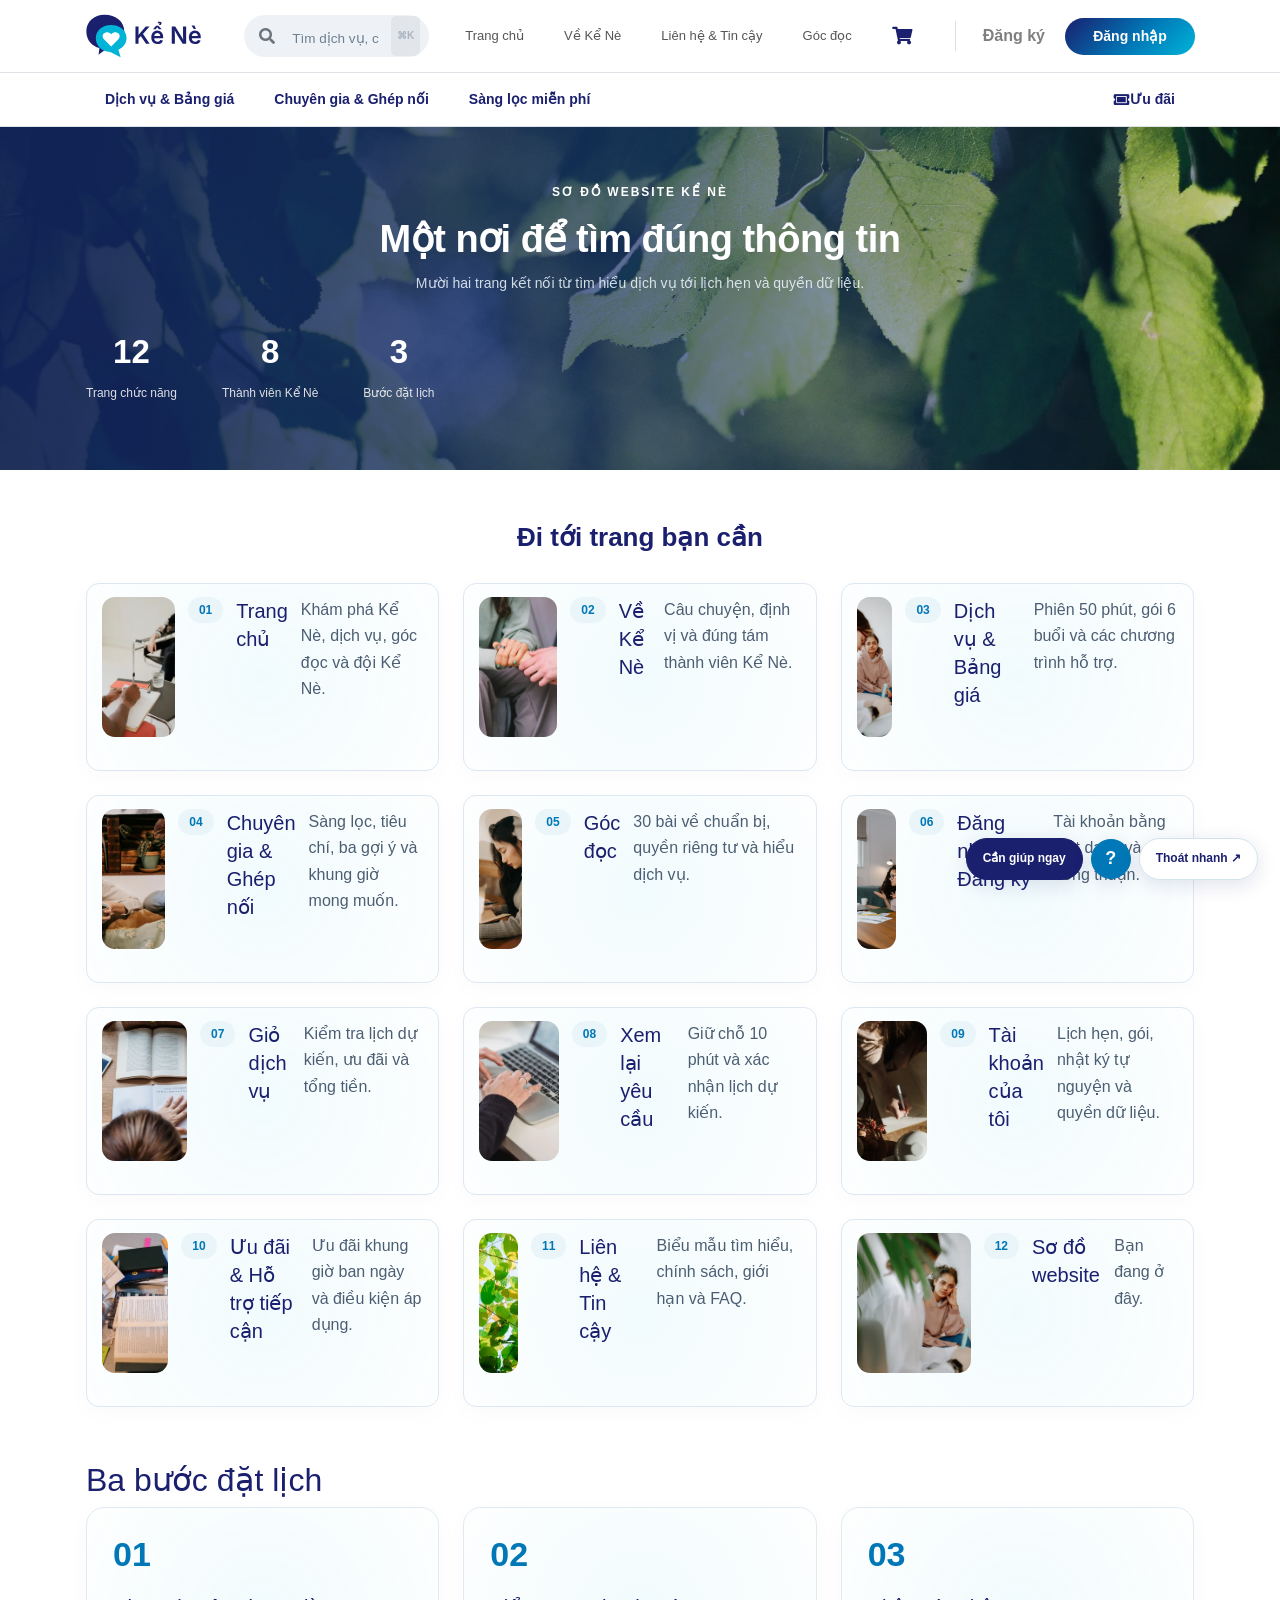
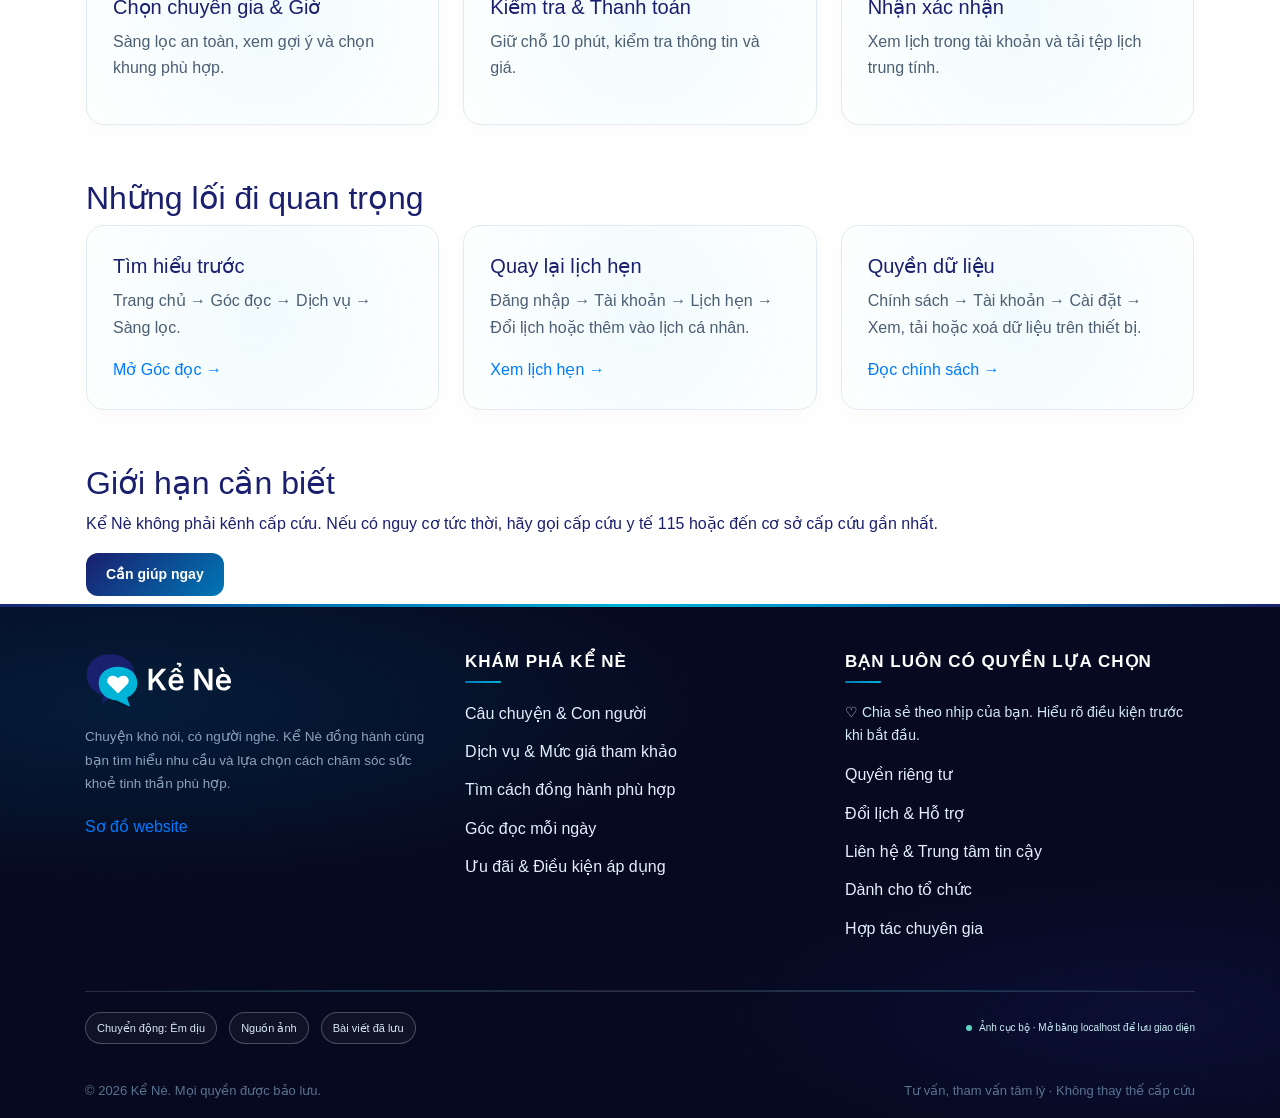
<file: html_sitemap.html>
<!DOCTYPE html>
<html lang="vi"><head><meta charset="UTF-8"><meta name="viewport" content="width=device-width,initial-scale=1"><meta name="description" content="Danh mục và các hành trình sử dụng website."><meta name="theme-color" content="#0077b6"><meta name="referrer" content="strict-origin-when-cross-origin"><title>Sơ đồ website | Kể Nè</title><link rel="stylesheet" href="css/bootstrap.min.css"><link rel="stylesheet" href="css/fontawesome.min.css"><link rel="stylesheet" href="css/fonts.css"><link rel="stylesheet" href="css_trangchu.css"><style>
    
    :root{
        --sm-b1:#1a1f6e;   
        --sm-b2:#0077b6;   
        --sm-b3:#00b4d8;   
        --sm-green:#00b894;
        --sm-red:#ff4d4d;
        --sm-amber:#f59e0b;
        --sm-bg:#eef3fa;
        --sm-card:#ffffff;
        --sm-line:#dde7f3;
        --sm-ink:#1a1f6e;
        --sm-muted:#6c7a92;
        --sm-mono:"SFMono-Regular",ui-monospace,"Cascadia Code","Consolas",monospace;
    }

    .sm-page{
        background:
            radial-gradient(900px 420px at 85% -8%, rgba(0,180,216,.10), transparent 60%),
            radial-gradient(700px 380px at 5% 4%, rgba(26,31,110,.07), transparent 55%),
            var(--sm-bg);
        font-family:"Segoe UI",Roboto,system-ui,sans-serif;
        color:var(--sm-ink);
        overflow-x:hidden;
    }

    
    .sm-wrap{ max-width:1140px; margin:0 auto; padding:0 16px; }

    
    .sm-hero{
        position:relative; overflow:hidden; color:#fff; text-align:center;
        padding:56px 16px 64px;
        background:linear-gradient(135deg,var(--sm-b1) 0%,var(--sm-b2) 55%,var(--sm-b3) 100%);
    }
    .sm-hero::before{
        content:''; position:absolute; inset:0; opacity:.07;
        background-image:linear-gradient(#fff 1px,transparent 1px),
                         linear-gradient(90deg,#fff 1px,transparent 1px);
        background-size:34px 34px;
    }
    .sm-hero > *{ position:relative; z-index:1; }
    .sm-hero-pill{
        display:inline-flex; align-items:center; gap:8px;
        background:rgba(255,255,255,.14); border:1px solid rgba(255,255,255,.28);
        border-radius:30px; padding:6px 18px; margin-bottom:16px;
        font-size:11.5px; font-weight:800; letter-spacing:1px; text-transform:uppercase;
    }
    .sm-hero h1{ font-size:clamp(24px,4.4vw,38px); font-weight:900; margin:0 0 10px; letter-spacing:-.5px; }
    .sm-hero p{ font-size:14px; opacity:.86; max-width:560px; margin:0 auto 28px; line-height:1.6; }

    .sm-stats{
        display:flex; flex-wrap:wrap; justify-content:center; gap:12px; max-width:680px; margin:0 auto;
    }
    .sm-stat{
        flex:1 1 130px; min-width:130px;
        background:rgba(255,255,255,.10); border:1px solid rgba(255,255,255,.22);
        border-radius:14px; padding:16px 10px; backdrop-filter:blur(4px);
    }
    .sm-stat b{ display:block; font-size:26px; font-weight:900; line-height:1; }
    .sm-stat span{ font-size:11.5px; opacity:.8; font-weight:600; }

    
    .sm-section{ padding:46px 0 8px; }
    .sm-shead{ text-align:center; margin-bottom:30px; }
    .sm-shead .sm-eyebrow{
        font-size:11px; font-weight:900; letter-spacing:2.5px; text-transform:uppercase;
        color:var(--sm-b2);
    }
    .sm-shead h2{ font-size:clamp(19px,3vw,26px); font-weight:900; margin:6px 0 6px; }
    .sm-shead p{ font-size:13px; color:var(--sm-muted); margin:0; }

    
    .sm-cluster{ margin-bottom:30px; }
    .sm-cluster-title{
        display:flex; align-items:center; gap:10px; margin:0 0 14px;
        font-size:13px; font-weight:800; color:var(--sm-b1); text-transform:uppercase; letter-spacing:.8px;
    }
    .sm-cluster-title::before{
        content:''; width:26px; height:26px; border-radius:8px; flex:0 0 auto;
        background:linear-gradient(135deg,var(--sm-b1),var(--sm-b3));
    }
    .sm-cluster-title::after{ content:''; flex:1; height:1px; background:var(--sm-line); }

    .sm-grid{
        display:grid; gap:14px;
        grid-template-columns:repeat(auto-fill, minmax(248px,1fr));
    }

    .sm-node{
        display:flex; flex-direction:column; gap:8px;
        background:var(--sm-card); border:1px solid var(--sm-line); border-radius:16px;
        padding:16px 16px 15px; text-decoration:none; color:inherit;
        transition:transform .18s ease, box-shadow .18s ease, border-color .18s ease;
        position:relative;
    }
    .sm-node:hover{
        transform:translateY(-4px); border-color:rgba(0,119,182,.45);
        box-shadow:0 14px 30px rgba(0,119,182,.16); color:inherit; text-decoration:none;
    }
    .sm-node-top{ display:flex; align-items:center; justify-content:space-between; gap:8px; }
    .sm-node-ico{
        width:38px; height:38px; border-radius:11px; flex:0 0 auto;
        display:flex; align-items:center; justify-content:center; font-size:17px; color:#fff;
        background:linear-gradient(135deg,var(--sm-b2),var(--sm-b3));
    }
    .sm-badge{
        font-size:10px; font-weight:800; letter-spacing:.4px; text-transform:uppercase;
        padding:4px 10px; border-radius:30px; white-space:nowrap;
        background:#eaf4fb; color:var(--sm-b2);
    }
    .sm-node h3{ font-size:15px; font-weight:800; margin:2px 0 0; }
    .sm-node .sm-file{ font-family:var(--sm-mono); font-size:11px; color:var(--sm-b2); word-break:break-all; }
    .sm-node .sm-feat{ font-size:12px; color:var(--sm-muted); line-height:1.55; margin:0; }

    
    .sm-node.is-current{
        background:linear-gradient(135deg,var(--sm-b1),var(--sm-b2));
        border-color:transparent; color:#fff; cursor:default;
    }
    .sm-node.is-current:hover{ transform:none; box-shadow:0 14px 30px rgba(26,31,110,.30); }
    .sm-node.is-current .sm-node-ico{ background:rgba(255,255,255,.2); }
    .sm-node.is-current .sm-badge{ background:rgba(255,255,255,.22); color:#fff; }
    .sm-node.is-current .sm-file,
    .sm-node.is-current .sm-feat{ color:rgba(255,255,255,.85); }

    
    .sm-journey{
        background:var(--sm-card); border:1px solid var(--sm-line); border-radius:18px;
        padding:18px 18px 20px; margin-bottom:16px;
    }
    .sm-journey h3{
        display:flex; align-items:center; gap:9px;
        font-size:14px; font-weight:800; margin:0 0 14px;
    }
    .sm-journey h3 .sm-jdot{
        width:30px;height:30px;border-radius:9px;display:flex;align-items:center;justify-content:center;
        font-size:15px;color:#fff;flex:0 0 auto;
    }
    .sm-flow{ display:flex; flex-wrap:wrap; align-items:stretch; gap:8px; }
    .sm-step{
        display:flex; align-items:center; gap:7px;
        background:#f5f9fe; border:1px solid var(--sm-line); border-radius:11px;
        padding:9px 13px; font-size:12.5px; font-weight:700; color:var(--sm-b1);
    }
    .sm-step .sm-step-i{ font-size:14px; }
    .sm-arrow{ display:flex; align-items:center; color:var(--sm-b3); font-size:14px; }
    .sm-step.is-guard{ background:#fff4f4; border-color:#ffd5d5; color:var(--sm-red); }
    .sm-step.is-end{ background:linear-gradient(135deg,var(--sm-b2),var(--sm-b3)); border-color:transparent; color:#fff; }

    
    .sm-flowgrid{ display:grid; gap:14px; grid-template-columns:repeat(auto-fill,minmax(270px,1fr)); }
    .sm-flowcard{
        background:var(--sm-card); border:1px solid var(--sm-line); border-radius:16px;
        padding:18px; border-top:3px solid var(--sm-b2);
    }
    .sm-flowcard-h{ display:flex; align-items:center; gap:12px; margin-bottom:12px; }
    .sm-flowcard-h .sm-fc-ico{ font-size:24px; line-height:1; }
    .sm-flowcard-h b{ display:block; font-size:14px; font-weight:800; }
    .sm-flowcard-h small{ font-size:11px; color:var(--sm-muted); font-weight:600; letter-spacing:.3px; }
    .sm-steplist{ list-style:none; margin:0; padding:0; counter-reset:s; }
    .sm-steplist li{
        position:relative; padding:6px 0 6px 30px; font-size:12.5px; color:#37445c; line-height:1.5;
        border-top:1px dashed #eef2f8;
    }
    .sm-steplist li:first-child{ border-top:none; }
    .sm-steplist li::before{
        counter-increment:s; content:counter(s);
        position:absolute; left:0; top:6px;
        width:20px; height:20px; border-radius:50%;
        background:#eaf4fb; color:var(--sm-b2);
        font-size:11px; font-weight:800; display:flex; align-items:center; justify-content:center;
    }
    .sm-steplist code{
        font-family:var(--sm-mono); font-size:11px; background:#f0f4f9;
        padding:1px 5px; border-radius:5px; color:var(--sm-b1);
    }

    
    .sm-techgrid{ display:grid; gap:11px; grid-template-columns:repeat(auto-fill,minmax(330px,1fr)); }
    .sm-tech{
        display:flex; gap:13px; align-items:flex-start;
        background:var(--sm-card); border:1px solid var(--sm-line); border-radius:13px; padding:13px 15px;
    }
    .sm-tech-key{ flex:0 0 auto; }
    .sm-tech-key code{
        font-family:var(--sm-mono); font-size:12px; font-weight:700; color:var(--sm-b1);
        background:#eef3fa; padding:4px 9px; border-radius:7px; display:inline-block; word-break:break-all;
    }
    .sm-tech-body{ flex:1; min-width:0; }
    .sm-tech-body .sm-scope{
        font-size:10px; font-weight:800; text-transform:uppercase; letter-spacing:.4px;
        padding:2px 9px; border-radius:30px; display:inline-block; margin-bottom:5px;
    }
    .sm-scope.all{ background:#e7f8f1; color:var(--sm-green); }
    .sm-scope.few{ background:#fff3e0; color:var(--sm-amber); }
    .sm-scope.one{ background:#eef3fa; color:var(--sm-b2); }
    .sm-scope.local{ background:#e7f8f1; color:var(--sm-green); }
    .sm-scope.session{ background:#fdeef0; color:var(--sm-red); }
    .sm-tech-body p{ font-size:12px; color:var(--sm-muted); margin:0; line-height:1.5; }

    
    .sm-loadnote{
        margin-top:18px; background:#fbfdff; border:1px dashed var(--sm-line); border-radius:13px;
        padding:14px 16px; font-size:12px; color:var(--sm-muted); line-height:1.7;
    }
    .sm-loadnote b{ color:var(--sm-b1); }
    .sm-loadnote code{ font-family:var(--sm-mono); font-size:11px; color:var(--sm-b2); }

    .sm-foot-space{ height:46px; }

    
    .smap{ }
    .smap-root{ display:flex; justify-content:center; }
    .smap-rootchip{
        display:inline-flex; align-items:center; gap:11px;
        background:linear-gradient(135deg,var(--sm-b1),var(--sm-b2));
        color:#fff; border-radius:15px; padding:14px 26px;
        font-weight:800; font-size:16px; box-shadow:0 12px 26px rgba(0,119,182,.28);
    }
    .smap-rootchip i{ font-size:19px; }

    .smap-branches{
        display:grid; grid-template-columns:repeat(3,1fr); gap:18px;
        position:relative; padding-top:32px; margin-top:16px;
    }
    
    .smap-branches::before{
        content:''; position:absolute; top:0; left:16.667%; right:16.667%;
        height:2px; background:var(--sm-line);
    }
    .smap-branches::after{
        content:''; position:absolute; top:-16px; left:50%; width:2px; height:16px;
        background:var(--sm-line); transform:translateX(-1px);
    }
    .smap-col{ position:relative; padding-top:32px; }
    .smap-col::before{
        content:''; position:absolute; top:0; left:50%; width:2px; height:32px;
        background:var(--sm-line); transform:translateX(-1px);
    }
    .smap-group{
        background:var(--sm-card); border:1px solid var(--sm-line); border-radius:15px;
        padding:14px 14px 8px;
    }
    .smap-ghead{
        display:flex; align-items:center; gap:9px; margin-bottom:6px;
        font-size:12.5px; font-weight:800; color:var(--sm-b1);
    }
    .smap-ghead .smap-gico{
        width:30px; height:30px; border-radius:9px; flex:0 0 auto; color:#fff;
        display:flex; align-items:center; justify-content:center; font-size:14px;
        background:linear-gradient(135deg,var(--sm-b2),var(--sm-b3));
    }
    .smap-list{ list-style:none; margin:0; padding:0; position:relative; }
    .smap-list::before{
        content:''; position:absolute; left:9px; top:2px; bottom:20px; width:2px; background:var(--sm-line);
    }
    .smap-leaf{ position:relative; padding-left:26px; margin:7px 0 0; }
    .smap-leaf::before{
        content:''; position:absolute; left:9px; top:18px; width:15px; height:2px; background:var(--sm-line);
    }
    .smap-leaf > a{
        display:flex; align-items:center; gap:9px; text-decoration:none; color:inherit;
        background:#f5f9fe; border:1px solid var(--sm-line); border-radius:10px;
        padding:7px 11px; transition:background .16s, border-color .16s, transform .16s;
    }
    .smap-leaf > a:hover{ background:#fff; border-color:rgba(0,119,182,.45); transform:translateX(3px); color:inherit; text-decoration:none; }
    .smap-leaf .lf-i{ color:var(--sm-b2); font-size:13px; width:16px; text-align:center; flex:0 0 auto; }
    .smap-leaf .lf-t{ font-size:12.5px; font-weight:700; line-height:1.2; }
    .smap-leaf .lf-f{ display:block; font-family:var(--sm-mono); font-size:9.5px; color:var(--sm-muted); margin-top:1px; word-break:break-all; }
    
    .smap-leaf.is-here > a{ background:linear-gradient(135deg,var(--sm-b1),var(--sm-b2)); border-color:transparent; cursor:default; }
    .smap-leaf.is-here > a:hover{ transform:none; }
    .smap-leaf.is-here .lf-i,
    .smap-leaf.is-here .lf-t{ color:#fff; }
    .smap-leaf.is-here .lf-f{ color:rgba(255,255,255,.8); }

    
    @media (max-width:767.98px){
        .smap-branches{ grid-template-columns:1fr; padding-top:0; gap:12px; margin-top:10px; }
        .smap-branches::before, .smap-branches::after{ display:none; }
        .smap-col{ padding-top:0; }
        .smap-col::before{ display:none; }
    }

    
    @media (prefers-reduced-motion:no-preference){
        .sm-rise{ opacity:0; transform:translateY(16px); animation:smRise .6s cubic-bezier(.22,1,.36,1) forwards; }
        @keyframes smRise{ to{ opacity:1; transform:none; } }
    }

    
    @media (max-width:575.98px){
        .sm-section{ padding:34px 0 4px; }
        .sm-grid{ grid-template-columns:1fr; }
        .sm-techgrid{ grid-template-columns:1fr; }
        .sm-flowgrid{ grid-template-columns:1fr; }
        .sm-stat b{ font-size:22px; }
        
        .sm-flow{ flex-direction:column; align-items:stretch; }
        .sm-step{ justify-content:center; }
        .sm-arrow{ justify-content:center; transform:rotate(90deg); }
    }
    </style><link rel="stylesheet" href="css/kene-experience.css"><link rel="manifest" href="manifest.webmanifest"><meta name="color-scheme" content="light"><link rel="icon" type="image/svg+xml" href="img/favicon.svg"><link rel="icon" type="image/png" sizes="32x32" href="img/brand/icon-32.png"><link rel="apple-touch-icon" href="img/brand/icon-180.png"><link rel="stylesheet" href="css/kene-brand.css"></head><body data-page="sitemap"><header class="navbar navbar-expand-lg navbar-light bg-white sticky-top py-2 border-bottom">
        <div class="container">

            
            <a class="navbar-brand" href="html_trangchu.html">
                <img src="img/logo.svg" alt="Kể Nè — Không gian lắng nghe" height="46" class=" logo-header" width="142">
            </a>

            
            <div class="header-search-wrap mx-lg-4 d-none d-md-flex">
<div class="input-group header-search">
                    <div class="input-group-prepend border-0">
                        <span class="input-group-text bg-transparent border-0 text-muted"><i class="fas fa-search"></i></span>
                    </div>
                    <input type="text" id="header-search-inp" class="form-control border-0 bg-transparent" placeholder="Tìm dịch vụ, chuyên gia, bài viết…" autocomplete="off" aria-label="Tìm kiếm toàn website">
                    
                    <span class="hs-shortcut d-none d-lg-inline-flex align-items-center">⌘K</span>
                </div>
                <div id="header-dropdown" class="search-dropdown"></div>
            </div>

            
            <div class="navbar-nav ml-auto align-items-center">
                <a class="nav-item nav-link mr-3 d-none d-xl-block small-text" href="html_trangchu.html">Trang chủ</a>
                <a class="nav-item nav-link mr-3 d-none d-lg-block small-text" href="html_gioithieu.html">Về Kể Nè</a>
                <a class="nav-item nav-link mr-3 d-none d-lg-block small-text" href="html_lienhe_chinhsach.html">Liên hệ &amp; Tin cậy</a>
                <a class="nav-item nav-link mr-3 d-none d-md-block small-text" href="html_blog.html">Góc đọc</a>

                
                <a class="nav-item nav-link mr-3 text-dark" href="html_giohang.html" style="position:relative;" aria-label="Giỏ dịch vụ">
                    <i class="fas fa-shopping-cart fa-lg"></i>
                    <span id="cart-badge" style="position:absolute;top:-4px;right:-8px;background:#ff4d4d;color:#fff;border-radius:50%;width:18px;height:18px;font-size:10px;font-weight:700;display:none;align-items:center;justify-content:center;line-height:1;">0</span>
                </a>

                
                <div class="auth-buttons" id="auth-zone">
                    <a class="nav-item nav-link mr-3 font-weight-bold" href="html_dangnhap_dangky.html">Đăng ký</a>
                    <a class="btn btn-login font-weight-bold" href="html_dangnhap_dangky.html">Đăng nhập</a>
                    <a class="nav-item nav-link ml-2 d-none d-sm-block" href="html_thongtin.html">
                        <i class="fas fa-user-circle fa-2x text-muted"></i>
                    </a>
                </div>
            </div>

        </div>
    </header>

    <nav class="sub-nav bg-white border-bottom" aria-label="Dịch vụ"><div class="container"><div class="nav kn-subnav"><a class="nav-link" href="html_dichvu.html">Dịch vụ &amp; Bảng giá</a><a class="nav-link" href="html_diadiem.html">Chuyên gia &amp; Ghép nối</a><a class="nav-link" href="html_diadiem.html#sang-loc">Sàng lọc miễn phí</a><a class="nav-link ml-auto sub-voucher-link" href="html_khuyenmaivatiepthi.html"><i class="fas fa-ticket-alt" aria-hidden="true"></i> Ưu đãi</a></div></div></nav><a class="kn-skip" href="#main-content">Bỏ qua điều hướng</a><main id="main-content"><section class="sm-hero ke-photo-hero"><div class="ke-hero-photo-panel"><picture class="ke-picture " data-ke-image="nature-detail"><source type="image/webp" srcset="img/photos/nature-detail-960.webp 960w, img/photos/nature-detail-1920.webp 1920w" sizes="100vw"><img src="img/photos/nature-detail-1920.jpg" alt="Chi tiết lá cây xanh trong ánh sáng tự nhiên" width="1920" height="1285" loading="eager" decoding="async" fetchpriority="high" data-ke-photo="nature-detail"></picture></div><div class="sm-wrap"><span class="kn-hero-eyebrow">SƠ ĐỒ WEBSITE KỂ NÈ</span><h1>Một nơi để tìm đúng thông tin</h1><p>Mười hai trang kết nối từ tìm hiểu dịch vụ tới lịch hẹn và quyền dữ liệu.</p><div class="kn-hero-stat-row"><div><strong data-ke-count="12">12</strong><span>Trang chức năng</span></div><div><strong data-ke-count="8">8</strong><span>Thành viên Kể Nè</span></div><div><strong data-ke-count="3">3</strong><span>Bước đặt lịch</span></div></div></div></section><section class="sm-section"><div class="sm-wrap"><div class="sm-shead"><h2 class="ke-reveal">Đi tới trang bạn cần</h2></div><div class="kn-grid-3"><a class="sm-tech kn-white-card kn-card-link" href="html_trangchu.html"><picture class="ke-picture ke-sitemap-photo" data-ke-image="care-conversation"><source type="image/webp" srcset="img/photos/care-conversation-960.webp 960w, img/photos/care-conversation-1920.webp 1920w" sizes="(max-width: 600px) 100vw, (max-width: 1100px) 50vw, 33vw"><img src="img/photos/care-conversation-1920.jpg" alt="Hai người trao đổi trong một không gian tư vấn yên tĩnh" width="1920" height="1280" loading="lazy" decoding="async" data-ke-photo="care-conversation"></picture><span class="kn-tag">01</span><h3>Trang chủ</h3><p>Khám phá Kể Nè, dịch vụ, góc đọc và đội Kể Nè.</p></a><a class="sm-tech kn-white-card kn-card-link" href="html_gioithieu.html"><picture class="ke-picture ke-sitemap-photo" data-ke-image="care-hands"><source type="image/webp" srcset="img/photos/care-hands-960.webp 960w, img/photos/care-hands-1920.webp 1920w" sizes="(max-width: 600px) 100vw, (max-width: 1100px) 50vw, 33vw"><img src="img/photos/care-hands-1920.jpg" alt="Cử chỉ nâng đỡ trong một cuộc trò chuyện riêng" width="1920" height="1280" loading="lazy" decoding="async" data-ke-photo="care-hands"></picture><span class="kn-tag">02</span><h3>Về Kể Nè</h3><p>Câu chuyện, định vị và đúng tám thành viên Kể Nè.</p></a><a class="sm-tech kn-white-card kn-card-link" href="html_dichvu.html"><picture class="ke-picture ke-sitemap-photo" data-ke-image="care-notes"><source type="image/webp" srcset="img/photos/care-notes-960.webp 960w, img/photos/care-notes-1920.webp 1920w" sizes="(max-width: 600px) 100vw, (max-width: 1100px) 50vw, 33vw"><img src="img/photos/care-notes-1920.jpg" alt="Lắng nghe và ghi chú trong cuộc trò chuyện" width="1920" height="2880" loading="lazy" decoding="async" data-ke-photo="care-notes"></picture><span class="kn-tag">03</span><h3>Dịch vụ &amp; Bảng giá</h3><p>Phiên 50 phút, gói 6 buổi và các chương trình hỗ trợ.</p></a><a class="sm-tech kn-white-card kn-card-link" href="html_diadiem.html"><picture class="ke-picture ke-sitemap-photo" data-ke-image="friends-listen"><source type="image/webp" srcset="img/photos/friends-listen-960.webp 960w, img/photos/friends-listen-1920.webp 1920w" sizes="(max-width: 600px) 100vw, (max-width: 1100px) 50vw, 33vw"><img src="img/photos/friends-listen-1920.jpg" alt="Hai người ngồi lắng nghe nhau bên tách cà phê" width="1920" height="1280" loading="lazy" decoding="async" data-ke-photo="friends-listen"></picture><span class="kn-tag">04</span><h3>Chuyên gia &amp; Ghép nối</h3><p>Sàng lọc, tiêu chí, ba gợi ý và khung giờ mong muốn.</p></a><a class="sm-tech kn-white-card kn-card-link" href="html_blog.html"><picture class="ke-picture ke-sitemap-photo" data-ke-image="journal-window"><source type="image/webp" srcset="img/photos/journal-window-960.webp 960w, img/photos/journal-window-1920.webp 1920w" sizes="(max-width: 600px) 100vw, (max-width: 1100px) 50vw, 33vw"><img src="img/photos/journal-window-1920.jpg" alt="Viết vào nhật ký bên cửa sổ sáng" width="1920" height="2880" loading="lazy" decoding="async" data-ke-photo="journal-window"></picture><span class="kn-tag">05</span><h3>Góc đọc</h3><p>30 bài về chuẩn bị, quyền riêng tư và hiểu dịch vụ.</p></a><a class="sm-tech kn-white-card kn-card-link" href="html_dangnhap_dangky.html"><picture class="ke-picture ke-sitemap-photo" data-ke-image="online-home"><source type="image/webp" srcset="img/photos/online-home-960.webp 960w, img/photos/online-home-1920.webp 1920w" sizes="(max-width: 600px) 100vw, (max-width: 1100px) 50vw, 33vw"><img src="img/photos/online-home-1920.jpg" alt="Không gian làm việc và trò chuyện trực tuyến tại nhà" width="1920" height="2880" loading="lazy" decoding="async" data-ke-photo="online-home"></picture><span class="kn-tag">06</span><h3>Đăng nhập &amp; Đăng ký</h3><p>Tài khoản bằng biệt danh và đồng thuận.</p></a><a class="sm-tech kn-white-card kn-card-link" href="html_giohang.html"><picture class="ke-picture ke-sitemap-photo" data-ke-image="journal-planning"><source type="image/webp" srcset="img/photos/journal-planning-960.webp 960w, img/photos/journal-planning-1920.webp 1920w" sizes="(max-width: 600px) 100vw, (max-width: 1100px) 50vw, 33vw"><img src="img/photos/journal-planning-1920.jpg" alt="Bàn tay viết ghi chú cá nhân trên bàn gỗ" width="1920" height="1280" loading="lazy" decoding="async" data-ke-photo="journal-planning"></picture><span class="kn-tag">07</span><h3>Giỏ dịch vụ</h3><p>Kiểm tra lịch dự kiến, ưu đãi và tổng tiền.</p></a><a class="sm-tech kn-white-card kn-card-link" href="html_thanhtoan.html"><picture class="ke-picture ke-sitemap-photo" data-ke-image="privacy-laptop"><source type="image/webp" srcset="img/photos/privacy-laptop-960.webp 960w, img/photos/privacy-laptop-1920.webp 1920w" sizes="(max-width: 600px) 100vw, (max-width: 1100px) 50vw, 33vw"><img src="img/photos/privacy-laptop-1920.jpg" alt="Đôi tay thao tác trên máy tính trong không gian riêng" width="1920" height="1280" loading="lazy" decoding="async" data-ke-photo="privacy-laptop"></picture><span class="kn-tag">08</span><h3>Xem lại yêu cầu</h3><p>Giữ chỗ 10 phút và xác nhận lịch dự kiến.</p></a><a class="sm-tech kn-white-card kn-card-link" href="html_thongtin.html"><picture class="ke-picture ke-sitemap-photo" data-ke-image="tea-notes"><source type="image/webp" srcset="img/photos/tea-notes-960.webp 960w, img/photos/tea-notes-1920.webp 1920w" sizes="(max-width: 600px) 100vw, (max-width: 1100px) 50vw, 33vw"><img src="img/photos/tea-notes-1920.jpg" alt="Ghi chép với tách trà trong khoảng thời gian riêng" width="1920" height="1282" loading="lazy" decoding="async" data-ke-photo="tea-notes"></picture><span class="kn-tag">09</span><h3>Tài khoản của tôi</h3><p>Lịch hẹn, gói, nhật ký tự nguyện và quyền dữ liệu.</p></a><a class="sm-tech kn-white-card kn-card-link" href="html_khuyenmaivatiepthi.html"><picture class="ke-picture ke-sitemap-photo" data-ke-image="study-together"><source type="image/webp" srcset="img/photos/study-together-960.webp 960w, img/photos/study-together-1920.webp 1920w" sizes="(max-width: 600px) 100vw, (max-width: 1100px) 50vw, 33vw"><img src="img/photos/study-together-1920.jpg" alt="Những người học trao đổi và ghi chép cùng nhau" width="1920" height="1280" loading="lazy" decoding="async" data-ke-photo="study-together"></picture><span class="kn-tag">10</span><h3>Ưu đãi &amp; Hỗ trợ tiếp cận</h3><p>Ưu đãi khung giờ ban ngày và điều kiện áp dụng.</p></a><a class="sm-tech kn-white-card kn-card-link" href="html_lienhe_chinhsach.html"><picture class="ke-picture ke-sitemap-photo" data-ke-image="leaves-light"><source type="image/webp" srcset="img/photos/leaves-light-960.webp 960w, img/photos/leaves-light-1920.webp 1920w" sizes="(max-width: 600px) 100vw, (max-width: 1100px) 50vw, 33vw"><img src="img/photos/leaves-light-1920.jpg" alt="Ánh sáng nhẹ xuyên qua tán lá xanh" width="1920" height="2880" loading="lazy" decoding="async" data-ke-photo="leaves-light"></picture><span class="kn-tag">11</span><h3>Liên hệ &amp; Tin cậy</h3><p>Biểu mẫu tìm hiểu, chính sách, giới hạn và FAQ.</p></a><a class="sm-tech kn-white-card kn-card-link" href="html_sitemap.html" aria-current="page"><picture class="ke-picture ke-sitemap-photo" data-ke-image="care-session"><source type="image/webp" srcset="img/photos/care-session-960.webp 960w, img/photos/care-session-1920.webp 1920w" sizes="(max-width: 600px) 100vw, (max-width: 1100px) 50vw, 33vw"><img src="img/photos/care-session-1920.jpg" alt="Hai người ngồi trao đổi trong không gian trò chuyện riêng" width="1920" height="1280" loading="lazy" decoding="async" data-ke-photo="care-session"></picture><span class="kn-tag">12</span><h3>Sơ đồ website</h3><p>Bạn đang ở đây.</p></a></div></div></section><section class="sm-section"><div class="sm-wrap"><h2 class="ke-reveal">Ba bước đặt lịch</h2><div class="kn-grid-3"><article class="kn-white-card"><span class="kn-step-no">01</span><h3>Chọn chuyên gia &amp; Giờ</h3><p>Sàng lọc an toàn, xem gợi ý và chọn khung phù hợp.</p></article><article class="kn-white-card"><span class="kn-step-no">02</span><h3>Kiểm tra &amp; Thanh toán</h3><p>Giữ chỗ 10 phút, kiểm tra thông tin và giá.</p></article><article class="kn-white-card"><span class="kn-step-no">03</span><h3>Nhận xác nhận</h3><p>Xem lịch trong tài khoản và tải tệp lịch trung tính.</p></article></div></div></section><section class="sm-section"><div class="sm-wrap"><h2 class="ke-reveal">Những lối đi quan trọng</h2><div class="kn-grid-3"><article class="kn-white-card"><h3>Tìm hiểu trước</h3><p>Trang chủ → Góc đọc → Dịch vụ → Sàng lọc.</p><a href="html_blog.html">Mở Góc đọc →</a></article><article class="kn-white-card"><h3>Quay lại lịch hẹn</h3><p>Đăng nhập → Tài khoản → Lịch hẹn → Đổi lịch hoặc thêm vào lịch cá nhân.</p><a href="html_thongtin.html?tab=bookings">Xem lịch hẹn →</a></article><article class="kn-white-card"><h3>Quyền dữ liệu</h3><p>Chính sách → Tài khoản → Cài đặt → Xem, tải hoặc xoá dữ liệu trên thiết bị.</p><a href="html_lienhe_chinhsach.html#bao-mat">Đọc chính sách →</a></article></div></div></section><section class="sm-section"><div class="sm-wrap"><h2 class="ke-reveal">Giới hạn cần biết</h2><p>Kể Nè không phải kênh cấp cứu. Nếu có nguy cơ tức thời, hãy gọi cấp cứu y tế 115 hoặc đến cơ sở cấp cứu gần nhất.</p><button class="kn-btn" data-action="sos">Cần giúp ngay</button></div></section></main><footer class="kene-footer"><div class="footer-bg-layer"></div><div class="container position-relative" style="z-index:2"><div class="row footer-main-row pt-5 pb-4"><div class="col-lg-4 col-md-6 mb-4"><a href="html_trangchu.html" class="footer-brand d-inline-block mb-3" aria-label="Kể Nè — Trang chủ"><img class="footer-logo" src="img/logo-white.svg" width="150" height="49" alt="Kể Nè"></a><p class="footer-desc">Chuyện khó nói, có người nghe. Kể Nè đồng hành cùng bạn tìm hiểu nhu cầu và lựa chọn cách chăm sóc sức khoẻ tinh thần phù hợp.</p><a class="footer-sitemap-btn" href="html_sitemap.html">Sơ đồ website</a></div><div class="col-lg-4 col-md-6 mb-4"><h2 class="footer-heading">Khám phá Kể Nè</h2><ul class="ke-footer-links"><li><a href="html_gioithieu.html">Câu chuyện &amp; Con người</a></li><li><a href="html_dichvu.html">Dịch vụ &amp; Mức giá tham khảo</a></li><li><a href="html_diadiem.html">Tìm cách đồng hành phù hợp</a></li><li><a href="html_blog.html">Góc đọc mỗi ngày</a></li><li><a href="html_khuyenmaivatiepthi.html">Ưu đãi &amp; Điều kiện áp dụng</a></li></ul></div><div class="col-lg-4 col-md-12 mb-4"><h2 class="footer-heading">Bạn luôn có quyền lựa chọn</h2><p class="ke-footer-promise">♡ Chia sẻ theo nhịp của bạn. Hiểu rõ điều kiện trước khi bắt đầu.</p><ul class="ke-footer-links"><li><a href="html_lienhe_chinhsach.html#du-lieu">Quyền riêng tư</a></li><li><a href="html_lienhe_chinhsach.html#doi-lich">Đổi lịch &amp; Hỗ trợ</a></li><li><a href="html_lienhe_chinhsach.html">Liên hệ &amp; Trung tâm tin cậy</a></li><li><a href="html_lienhe_chinhsach.html?topic=to-chuc">Dành cho tổ chức</a></li><li><a href="html_lienhe_chinhsach.html?topic=chuyen-gia">Hợp tác chuyên gia</a></li></ul></div></div><div class="footer-divider"></div><div class="ke-footer-tools"><button type="button" data-ke-motion aria-pressed="false">Chuyển động: Êm dịu</button><button type="button" data-ke-credits>Nguồn ảnh</button><button type="button" data-ke-saved-articles>Bài viết đã lưu</button><span id="ke-offline-state" class="ke-offline-state">Ảnh cục bộ · Không cần Internet</span></div><div class="footer-bottom py-3 d-flex flex-wrap justify-content-between"><p class="footer-copy mb-0">© 2026 Kể Nè. Mọi quyền được bảo lưu.</p><p class="footer-copy mb-0">Tư vấn, tham vấn tâm lý · Không thay thế cấp cứu</p></div></div></footer><div id="kn-toast" class="kn-toast" hidden role="status" aria-live="polite"></div><div class="kn-tools"><button class="kn-sos-btn" data-action="sos">Cần giúp ngay</button><button class="kn-help-btn" data-action="help" aria-label="Mở trợ giúp thao tác">?</button><button class="kn-exit-btn" data-action="quick-exit">Thoát nhanh ↗</button></div><div id="kn-modal" class="kn-modal" hidden role="dialog" aria-modal="true" aria-labelledby="kn-modal-title"><div class="kn-modal-dialog"><div class="kn-modal-header"><h2 id="kn-modal-title"></h2><div><button class="kn-link" data-action="sos">Cần giúp ngay</button><button class="kn-modal-close" data-action="close-modal" aria-label="Đóng cửa sổ">×</button></div></div><div id="kn-modal-body"></div></div></div><div id="kn-sos" class="kn-modal kn-sos-overlay" hidden role="dialog" aria-modal="true" aria-labelledby="kn-sos-title"><div class="kn-modal-dialog"><div class="kn-modal-header"><h2 id="kn-sos-title">Ưu tiên sự an toàn của bạn</h2><button class="kn-modal-close" data-action="close-sos" aria-label="Đóng hướng dẫn">×</button></div><p>Nếu có nguy cơ tức thời, hãy gọi cấp cứu y tế hoặc đến cơ sở cấp cứu gần nhất. Nếu có thể, nhờ một người tin cậy ở cạnh bạn.</p><a class="kn-btn kn-btn-full" href="tel:115">Gọi cấp cứu y tế 115</a><p class="kn-note mt-3">115 là cấp cứu y tế, không phải đường dây tư vấn của Kể Nè.</p><div class="kn-white-card my-3"><h3 class="kn-h4">Website không có người trực</h3><p>Kể Nè không phải kênh cấp cứu và không gửi cảnh báo từ nút này. Đừng chờ phản hồi trên website khi bạn đang không an toàn.</p><p id="kn-support-hours"></p></div><button class="kn-btn kn-btn-light" data-action="quick-exit">Thoát nhanh khỏi website</button></div></div><button id="back-to-top" class="kn-back-top" aria-label="Lên đầu trang" hidden>↑</button><script src="js/jquery.min.js" defer></script><script src="js/bootstrap.bundle.min.js" defer></script><script src="js/kene-data.js" defer></script><script src="js/kene-engine.js" defer></script><script src="js/kene-core.js" defer></script><script src="js/kene-media-data.js" defer></script><script src="js/kene-media.js" defer></script><script src="js/kene-runtime.js" defer></script><script src="js/kene-pages.js" defer></script><script src="js/kene-offline-version.js" defer></script><script src="js/kene-experience.js" defer></script><script src="js/kene-scenes.js" defer></script></body></html>
</file>
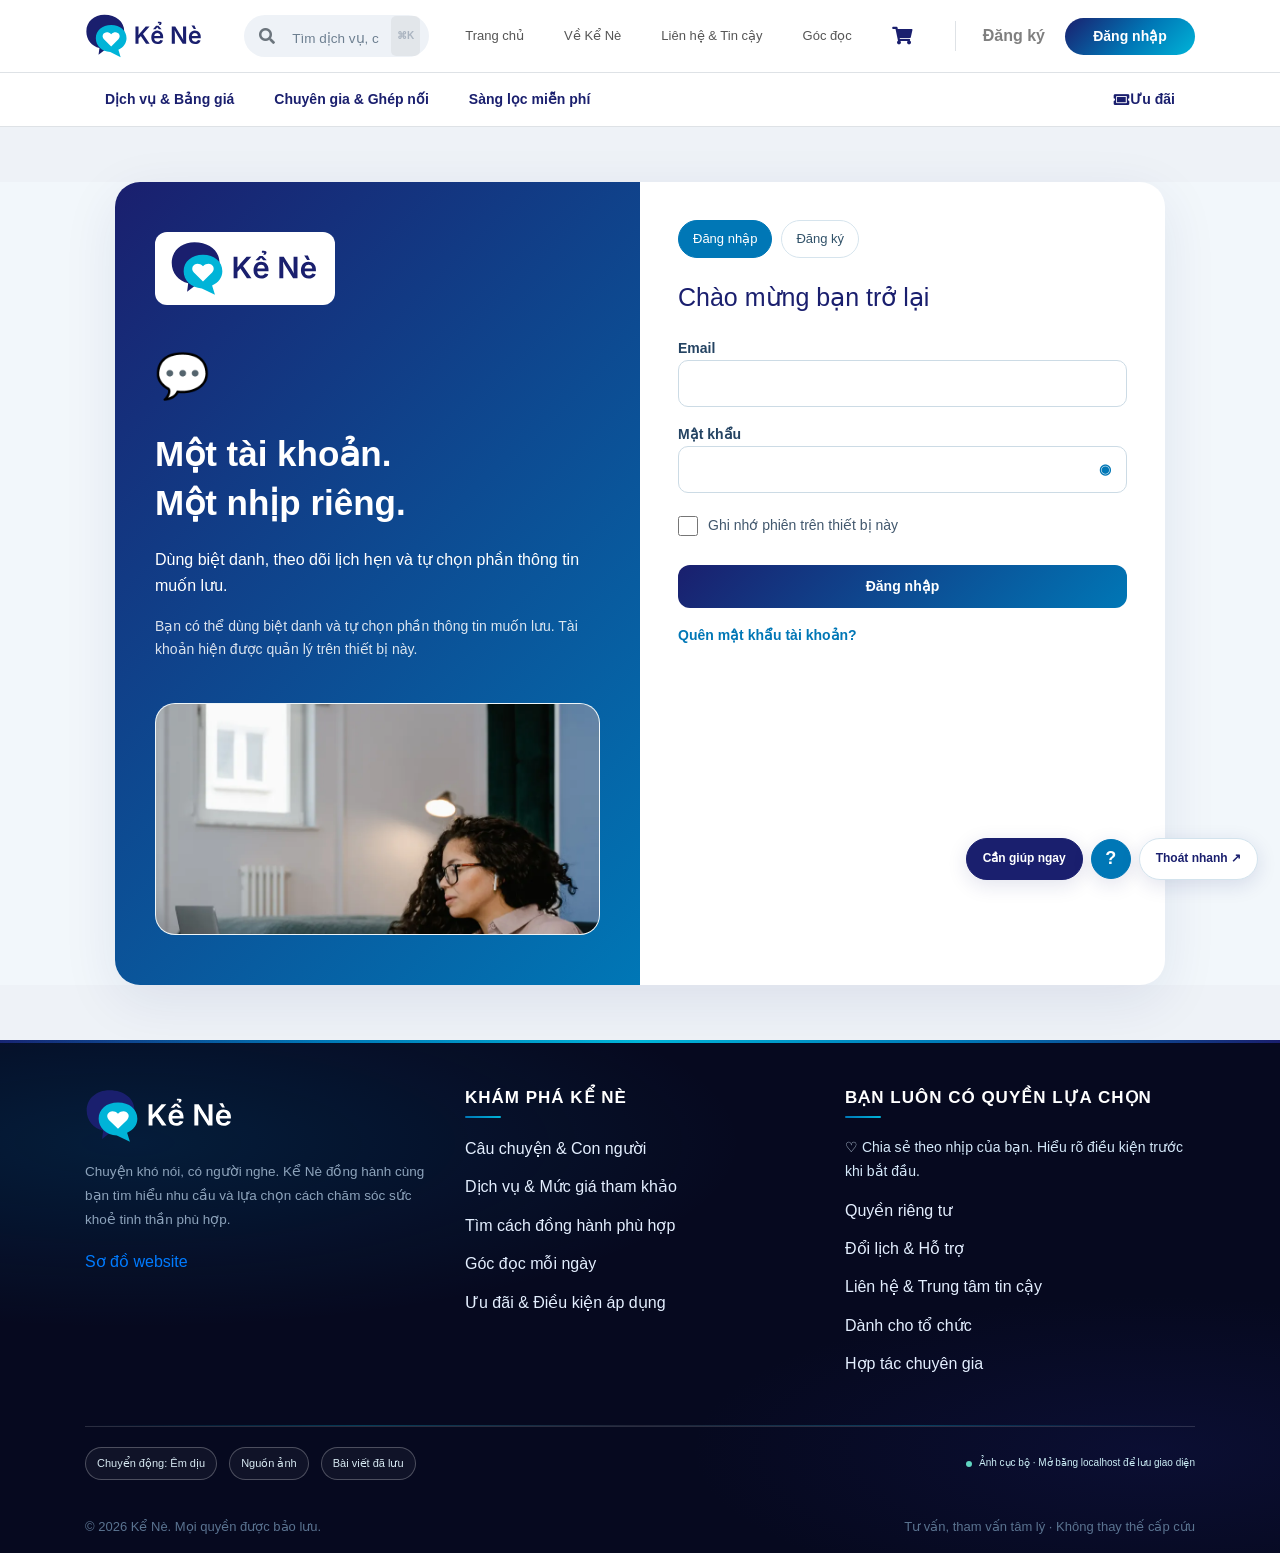
<file: html_thanhtoan.html>
<!DOCTYPE html>
<html lang="vi"><head><meta charset="UTF-8"><meta name="viewport" content="width=device-width,initial-scale=1"><meta name="description" content="Giữ chỗ 10 phút và xác nhận lịch dự kiến."><meta name="theme-color" content="#0077b6"><meta name="referrer" content="strict-origin-when-cross-origin"><title>Xem lại yêu cầu | Kể Nè</title><link rel="stylesheet" href="css/bootstrap.min.css"><link rel="stylesheet" href="css/fontawesome.min.css"><link rel="stylesheet" href="css/fonts.css"><link rel="stylesheet" href="css_trangchu.css"><style>
        


        
        .ck-page {
            background: #f5f7fb;
            min-height: 100vh;
            padding: 32px 0 80px;
            font-family: 'Be Vietnam Pro', 'Segoe UI', sans-serif;
        }

        
        .ck-steps {
            background: #fff;
            border-bottom: 1px solid rgba(0,119,182,.08);
            padding: 14px 0;
        }
        .ck-step-list {
            display: flex; align-items: center; justify-content: center;
            gap: 0; max-width: 520px; margin: 0 auto; font-size: 12px;
        }
        .ck-step {
            display: flex; align-items: center; gap: 7px;
            color: #b0bec5; font-weight: 700;
        }
        .ck-step.done { color: #22c55e; }
        .ck-step.active { color: #0077b6; }
        .ck-step-circle {
            width: 26px; height: 26px; border-radius: 50%;
            background: #e8eef5; display: flex; align-items: center;
            justify-content: center; font-size: 11px; font-weight: 900;
            flex-shrink: 0; transition: all .3s;
        }
        .ck-step.done .ck-step-circle { background: #22c55e; color: #fff; }
        .ck-step.active .ck-step-circle {
            background: linear-gradient(135deg,#1a1f6e,#0077b6,#00b4d8);
            color: #fff; box-shadow: 0 3px 12px rgba(0,119,182,.35);
        }
        .ck-step-arrow { color: #d0dae8; margin: 0 10px; font-size: 10px; }

        
        .ck-grid {
            display: grid;
            grid-template-columns: 1fr 400px;
            gap: 24px;
            align-items: start;
        }
        @media (max-width: 1024px) {
            .ck-grid { grid-template-columns: 1fr; }
        }

        
        .ck-mobile-acc {
            display: none;
            background: linear-gradient(135deg,#1a1f6e,#0077b6);
            border-radius: 14px; overflow: hidden; margin-bottom: 18px;
        }
        @media (max-width: 1024px) { .ck-mobile-acc { display: block; } }
        .ck-mob-toggle {
            width: 100%; background: none; border: none;
            padding: 15px 18px; color: #fff; font-weight: 800; font-size: 14px;
            display: flex; align-items: center; justify-content: space-between;
            font-family: 'Be Vietnam Pro', sans-serif;
        }
        .ck-mob-toggle .mob-arr { transition: transform .3s; font-size: 12px; }
        .ck-mob-toggle.open .mob-arr { transform: rotate(180deg); }
        .ck-mob-body {
            max-height: 0; overflow: hidden; background: #fff;
            transition: max-height .4s cubic-bezier(.22,1,.36,1);
        }
        .ck-mob-body.open { max-height: 500px; }

        
        .ck-card {
            background: #fff; border-radius: 18px;
            padding: 26px; margin-bottom: 18px;
            box-shadow: 0 2px 18px rgba(0,119,182,.06);
            border: 1px solid rgba(0,119,182,.07);
        }
        .ck-card-title {
            font-size: 15px; font-weight: 900; color: #1a1f6e;
            margin-bottom: 20px; display: flex; align-items: center; gap: 9px;
        }
        .ck-card-num {
            width: 27px; height: 27px; border-radius: 8px;
            background: linear-gradient(135deg,#1a1f6e,#0077b6,#00b4d8);
            color: #fff; font-size: 12px; font-weight: 900;
            display: flex; align-items: center; justify-content: center;
            flex-shrink: 0;
        }

        
        .fl-group { position: relative; margin-bottom: 18px; }
        .fl-input {
            width: 100%; height: 52px;
            border: 1.5px solid #dde4ee; border-radius: 11px;
            padding: 18px 44px 5px 14px;
            font-size: 14px; font-weight: 600; color: #1a1f6e;
            background: #f8faff; outline: none; font-family: 'Be Vietnam Pro', sans-serif;
            transition: all .28s ease;
        }
        .fl-input:focus {
            border-color: #0077b6; background: #fff;
            box-shadow: 0 0 0 4px rgba(0,119,182,.1);
        }
        
        .fl-input.valid { border-color: #22c55e; background: #f0fdf4; }
        
        .fl-input.invalid { border-color: #ef4444; background: #fff5f5; animation: ck-shake .4s; }
        .fl-label {
            position: absolute; left: 14px; top: 50%; transform: translateY(-50%);
            font-size: 13.5px; color: #9baab8; font-weight: 600;
            pointer-events: none; transition: all .22s cubic-bezier(.34,1.2,.64,1);
        }
        
        .fl-input:focus ~ .fl-label,
        .fl-input.has-val ~ .fl-label {
            top: 9px; transform: none; font-size: 9.5px;
            font-weight: 900; color: #0077b6;
            letter-spacing: .5px; text-transform: uppercase;
        }
        
        .fl-icon {
            position: absolute; right: 13px; top: 50%; transform: translateY(-50%);
            font-size: 13px; opacity: 0; transition: opacity .2s;
        }
        .fl-input.valid ~ .fl-icon { opacity: 1; color: #22c55e; }
        .fl-input.invalid ~ .fl-icon { opacity: 1; color: #ef4444; }
        
        .fl-error {
            font-size: 11px; color: #ef4444; font-weight: 700;
            margin-top: 4px; display: none; animation: fl-slide-in .22s ease;
        }
        .fl-error.show { display: block; }

        
        .fl-textarea {
            width: 100%; min-height: 72px; resize: none; overflow: hidden;
            border: 1.5px solid #dde4ee; border-radius: 11px;
            padding: 14px; font-size: 13.5px; font-weight: 600;
            color: #1a1f6e; background: #f8faff; outline: none;
            font-family: 'Be Vietnam Pro', sans-serif; transition: all .25s;
        }
        .fl-textarea:focus { border-color: #0077b6; background: #fff; box-shadow: 0 0 0 4px rgba(0,119,182,.1); }
        .fl-textarea-label { font-size: 11px; font-weight: 800; color: #6c757d; text-transform: uppercase; letter-spacing: 1px; margin-bottom: 6px; display: block; }

        
        .fl-date-label { font-size: 10px; font-weight: 800; color: #6c757d; text-transform: uppercase; letter-spacing: 1px; margin-bottom: 5px; display: block; }
        .fl-date {
            width: 100%; height: 44px; border: 1.5px solid #dde4ee; border-radius: 11px;
            padding: 0 14px; font-size: 13px; font-weight: 700; color: #1a1f6e;
            background: #f8faff; outline: none; font-family: 'Be Vietnam Pro', sans-serif;
            transition: all .25s; cursor: pointer;
        }
        .fl-date:focus { border-color: #0077b6; background: #fff; box-shadow: 0 0 0 4px rgba(0,119,182,.1); }

        
        @keyframes ck-shake { 0%,100%{transform:translateX(0)} 22%{transform:translateX(-6px)} 66%{transform:translateX(6px)} }
        @keyframes fl-slide-in { from{opacity:0;transform:translateY(-5px)} to{opacity:1;transform:translateY(0)} }
        @keyframes num-pop { 0%{transform:scale(1.25);opacity:.6} 100%{transform:scale(1);opacity:1} }
        .num-pop { animation: num-pop .35s cubic-bezier(.34,1.56,.64,1); }

        
        .ck-row2 { display: grid; grid-template-columns: 1fr 1fr; gap: 14px; }
        @media(max-width:600px){ .ck-row2 { grid-template-columns: 1fr; gap: 0; } }

        
        .upgrade-cards { display: flex; flex-direction: column; gap: 10px; }
        .upgrade-card {
            border: 2px solid #e2eaf5; border-radius: 13px;
            padding: 14px 18px; display: flex; align-items: center; gap: 14px;
            cursor: pointer; transition: all .28s cubic-bezier(.34,1.2,.64,1);
            background: #f8faff; position: relative;
        }
        .upgrade-card:hover { border-color: #00b4d8; background: #f0f9ff; transform: translateY(-2px); box-shadow: 0 5px 18px rgba(0,119,182,.12); }
        .upgrade-card.selected {
            border-color: #0077b6; background: rgba(0,119,182,.04);
            box-shadow: 0 4px 18px rgba(0,119,182,.18);
        }
        .upgrade-card input[type="radio"] { display: none; }
        .uc-radio {
            width: 20px; height: 20px; border: 2px solid #ccd6e0;
            border-radius: 50%; display: flex; align-items: center; justify-content: center;
            transition: all .25s; flex-shrink: 0;
        }
        .upgrade-card.selected .uc-radio { border-color: #0077b6; background: #0077b6; }
        .uc-dot {
            width: 7px; height: 7px; border-radius: 50%; background: #fff;
            transform: scale(0); transition: transform .22s cubic-bezier(.34,1.56,.64,1);
        }
        .upgrade-card.selected .uc-dot { transform: scale(1); }
        .uc-icon { font-size: 26px; flex-shrink: 0; }
        .uc-info { flex: 1; }
        .uc-name { font-size: 13.5px; font-weight: 900; color: #1a1f6e; margin-bottom: 2px; }
        .uc-desc { font-size: 11.5px; color: #6c757d; }
        .uc-price { font-size: 14px; font-weight: 900; color: #0077b6; white-space: nowrap; }
        .uc-badge {
            position: absolute; top: -8px; right: 12px;
            background: #ff4d4d; color: #fff; font-size: 9.5px;
            font-weight: 900; padding: 2px 9px; border-radius: 20px;
        }

        
        .pay-list { display: flex; flex-direction: column; gap: 10px; }
        .pay-item {
            border: 2px solid #e2eaf5; border-radius: 14px;
            overflow: hidden; transition: all .28s;
        }
        .pay-item.active { border-color: #0077b6; }
        .pay-hd {
            display: flex; align-items: center; gap: 12px;
            padding: 14px 18px; background: #f8faff;
            cursor: pointer; transition: background .2s;
        }
        .pay-item.active .pay-hd { background: rgba(0,119,182,.04); }
        .pay-hd:hover { background: #edf4fb; }
        .pay-r {
            width: 19px; height: 19px; border: 2px solid #ccd6e0;
            border-radius: 50%; display: flex; align-items: center; justify-content: center;
            transition: all .25s; flex-shrink: 0;
        }
        .pay-item.active .pay-r { border-color: #0077b6; background: #0077b6; }
        .pay-r-dot {
            width: 6px; height: 6px; border-radius: 50%; background: #fff;
            transform: scale(0); transition: transform .22s cubic-bezier(.34,1.56,.64,1);
        }
        .pay-item.active .pay-r-dot { transform: scale(1); }
        .pay-title { font-size: 13.5px; font-weight: 800; color: #1a1f6e; flex: 1; }
        .pay-body {
            max-height: 0; overflow: hidden;
            transition: max-height .42s cubic-bezier(.22,1,.36,1);
        }
        .pay-item.active .pay-body { max-height: 600px; }
        .pay-body-inner { padding: 0 18px 18px; }

        
        .cc-scene {
            width: 100%; max-width: 320px;
            height: 188px; margin: 0 auto 20px;
            perspective: 1000px;
        }
        .cc-wrapper {
            width: 100%; height: 100%; position: relative;
            transform-style: preserve-3d;
            transition: transform .65s cubic-bezier(.34,1.2,.64,1);
        }
        .cc-wrapper.flipped { transform: rotateY(180deg); }
        .cc-face {
            position: absolute; inset: 0; border-radius: 16px;
            backface-visibility: hidden; -webkit-backface-visibility: hidden;
            padding: 20px 22px; box-shadow: 0 18px 50px rgba(0,0,0,.28);
        }
        .cc-front { background: linear-gradient(135deg,#1a1f6e 0%,#0077b6 55%,#00b4d8 100%); color: #fff; }
        .cc-back { background: linear-gradient(135deg,#0d1254,#1a1f6e); transform: rotateY(180deg); }
        
        .cc-chip { width: 38px; height: 28px; border-radius: 5px; background: linear-gradient(135deg,#e8c96c,#d4a820); margin-bottom: 16px; position: relative; overflow: hidden; }
        .cc-chip::before { content:''; position:absolute; top:50%; left:0; right:0; height:1px; background:rgba(0,0,0,.2); }
        .cc-chip::after { content:''; position:absolute; left:50%; top:0; bottom:0; width:1px; background:rgba(0,0,0,.2); }
        .cc-num {
            font-family: 'Courier New', monospace; font-size: 17px;
            letter-spacing: 3px; color: #fff; margin-bottom: 16px;
            text-shadow: 0 1px 3px rgba(0,0,0,.3);
        }
        .cc-bot { display: flex; justify-content: space-between; align-items: flex-end; }
        .cc-lbl { font-size: 9px; opacity: .6; letter-spacing: 1px; text-transform: uppercase; margin-bottom: 2px; }
        .cc-val { font-size: 13px; font-weight: 700; letter-spacing: 1px; text-transform: uppercase; }
        .cc-brand {
            position: absolute; top: 18px; right: 20px;
            font-size: 13px; font-weight: 900; letter-spacing: .5px;
        }
        .cc-shimmer {
            position: absolute; inset: 0; border-radius: 16px;
            background: linear-gradient(135deg,transparent 30%,rgba(255,255,255,.07) 50%,transparent 70%);
            animation: cc-shine 3s ease-in-out infinite;
        }
        @keyframes cc-shine { 0%{transform:translateX(-100%)} 100%{transform:translateX(100%)} }
        
        .cc-stripe { height: 40px; background: #2d3748; margin: 0 -22px 14px; }
        .cc-cvv-box { background: #f5f0dc; border-radius: 5px; padding: 7px 14px; display: flex; justify-content: flex-end; align-items: center; gap: 8px; }
        .cc-cvv-lbl { font-size: 9px; color: #555; font-weight: 800; text-transform: uppercase; }
        .cc-cvv-val { font-family: 'Courier New', monospace; font-size: 15px; color: #1a1f6e; font-weight: 900; letter-spacing: 4px; }
        
        .cc-form { display: flex; flex-direction: column; gap: 12px; }

        
        .qr-zone { display: flex; flex-direction: column; align-items: center; padding: 8px 0; }
        .qr-tabs { display: flex; gap: 7px; margin-bottom: 14px; }
        .qr-tab {
            padding: 5px 14px; border-radius: 20px;
            border: 1.5px solid #e2eaf5; font-size: 12px; font-weight: 800;
            color: #9baab8; cursor: pointer; transition: all .22s;
        }
        .qr-tab.active { background: linear-gradient(135deg,#1a1f6e,#0077b6,#00b4d8); border-color: transparent; color: #fff; }
        .qr-box {
            width: 190px; height: 190px; border: 2.5px solid #e2eaf5;
            border-radius: 14px; overflow: hidden; position: relative; background: #fff;
            margin-bottom: 14px;
        }
        .qr-svg { width: 100%; height: 100%; padding: 10px; }
        .qr-scan {
            position: absolute; top: 0; left: 0; right: 0; height: 2.5px;
            background: linear-gradient(90deg,transparent,#0077b6,transparent);
            box-shadow: 0 0 8px rgba(0,119,182,.6);
            animation: qr-scan-anim 1.8s ease-in-out infinite;
        }
        @keyframes qr-scan-anim { 0%{top:0} 100%{top:calc(100% - 2.5px)} }
        .qr-timer { font-size: 22px; font-weight: 900; color: #0077b6; font-family: 'Courier New', monospace; }
        .qr-hint { font-size: 11.5px; color: #6c757d; margin-top: 5px; text-align: center; line-height: 1.55; }

        
        .bank-info { background: linear-gradient(135deg,#f0f9ff,#e8f4fd); border: 1px solid rgba(0,119,182,.15); border-radius: 12px; padding: 16px; }
        .bank-row { display: flex; justify-content: space-between; align-items: center; padding: 7px 0; border-bottom: 1px solid rgba(0,119,182,.08); font-size: 13px; }
        .bank-row:last-child { border-bottom: none; }
        .bank-key { color: #6c757d; font-weight: 600; }
        .bank-val { font-weight: 900; color: #1a1f6e; display: flex; align-items: center; gap: 7px; }
        .copy-btn {
            background: rgba(0,119,182,.1); border: none; border-radius: 6px;
            padding: 3px 8px; font-size: 11px; font-weight: 800; color: #0077b6;
            cursor: pointer; transition: all .2s; font-family: 'Be Vietnam Pro', sans-serif;
        }
        .copy-btn:hover { background: #0077b6; color: #fff; }
        .copy-btn.copied { background: #22c55e; color: #fff; }

        
        .cod-box { background: linear-gradient(135deg,#f0f9ff,#e8f4fd); border: 1px solid rgba(0,119,182,.12); border-radius: 12px; padding: 16px; display: flex; gap: 12px; }
        .cod-icon { font-size: 34px; flex-shrink: 0; }
        .cod-title { font-size: 14px; font-weight: 900; color: #1a1f6e; margin-bottom: 4px; }
        .cod-desc { font-size: 12.5px; color: #6c757d; line-height: 1.6; }

        
        .ck-summary { position: sticky; top: 82px; }

        
        .sum-items { display: flex; flex-direction: column; gap: 14px; margin-bottom: 18px; }
        .sum-item { display: flex; gap: 12px; align-items: flex-start; padding-bottom: 14px; border-bottom: 1px solid rgba(0,119,182,.07); }
        .sum-item:last-child { border-bottom: none; padding-bottom: 0; }
        .sum-thumb {
            width: 64px; height: 64px; border-radius: 10px;
            flex-shrink: 0; object-fit: cover;
            background: linear-gradient(135deg,#1a1f6e,#0077b6);
            display: flex; align-items: center; justify-content: center;
            font-size: 24px; color: #fff; overflow: hidden;
        }
        .sum-thumb img { width: 100%; height: 100%; object-fit: cover; border-radius: 10px; }
        .sum-info { flex: 1; min-width: 0; }
        .sum-name { font-size: 12.5px; font-weight: 800; color: #1a1f6e; line-height: 1.4; margin-bottom: 3px; }
        .sum-meta { font-size: 11px; color: #9baab8; margin-bottom: 7px; }
        .sum-qty-row { display: flex; align-items: center; gap: 8px; }
        .sq-btn {
            width: 24px; height: 24px; border-radius: 7px; border: 1.5px solid #e2eaf5;
            background: #fff; display: flex; align-items: center; justify-content: center;
            font-size: 13px; font-weight: 700; color: #0077b6;
            cursor: pointer; transition: all .2s; flex-shrink: 0;
            font-family: 'Be Vietnam Pro', sans-serif;
        }
        .sq-btn:hover { background: linear-gradient(135deg,#1a1f6e,#0077b6); color: #fff; border-color: transparent; }
        .sq-val { font-size: 13px; font-weight: 900; color: #1a1f6e; min-width: 18px; text-align: center; }
        .sum-price { font-size: 14px; font-weight: 900; color: #0077b6; white-space: nowrap; flex-shrink: 0; }

        
        .coupon-row { display: flex; gap: 7px; margin-bottom: 16px; }
        .coupon-inp {
            flex: 1; height: 44px; border: 1.5px solid #e2eaf5; border-radius: 9px;
            padding: 0 13px; font-size: 12.5px; font-weight: 700;
            font-family: 'Be Vietnam Pro', sans-serif; color: #1a1f6e; background: #f8faff;
            outline: none; text-transform: uppercase; transition: all .25s;
        }
        .coupon-inp:focus { border-color: #0077b6; box-shadow: 0 0 0 3px rgba(0,119,182,.1); }
        .coupon-inp.shake { animation: ck-shake .4s; border-color: #ef4444; }
        .coupon-apply {
            height: 44px; padding: 0 16px;
            background: linear-gradient(135deg,#1a1f6e,#0077b6,#00b4d8);
            border: none; border-radius: 9px; color: #fff;
            font-size: 12.5px; font-weight: 900; cursor: pointer; white-space: nowrap;
            display: flex; align-items: center; gap: 6px; transition: all .25s;
            font-family: 'Be Vietnam Pro', sans-serif;
        }
        .coupon-apply:hover { transform: translateY(-2px); box-shadow: 0 4px 14px rgba(0,119,182,.3); }
        .coupon-apply.loading { opacity: .8; pointer-events: none; }
        .coupon-spinner { width: 15px; height: 15px; border: 2px solid rgba(255,255,255,.3); border-top-color: #fff; border-radius: 50%; animation: spin .6s linear infinite; display: none; }
        .coupon-msg { font-size: 11.5px; font-weight: 700; margin-top: 5px; display: none; }
        .coupon-msg.ok { color: #22c55e; display: block; }
        .coupon-msg.err { color: #ef4444; display: block; }

        
        .price-tbl { margin-bottom: 14px; }
        .pt-row { display: flex; justify-content: space-between; align-items: center; padding: 7px 0; font-size: 12.5px; }
        .pt-lbl { color: #6c757d; font-weight: 600; }
        .pt-val { font-weight: 800; color: #1a1f6e; }
        .pt-val.disc { color: #22c55e; }
        .pt-divider { height: 1px; background: linear-gradient(90deg,transparent,rgba(0,119,182,.15),transparent); margin: 6px 0; }
        .pt-total { display: flex; justify-content: space-between; align-items: center; padding: 12px 0 0; }
        .pt-total-lbl { font-size: 14px; font-weight: 900; color: #1a1f6e; }
        .pt-total-val {
            font-size: 22px; font-weight: 900;
            background: linear-gradient(135deg,#1a1f6e,#0077b6,#00b4d8);
            -webkit-background-clip: text; -webkit-text-fill-color: transparent;
            background-clip: text;
        }

        
        .ck-cta {
            width: 100%; height: 54px; margin-top: 18px;
            background: linear-gradient(135deg,#1a1f6e 0%,#0077b6 55%,#00b4d8 100%);
            border: none; border-radius: 14px; color: #fff;
            font-size: 15px; font-weight: 900; cursor: pointer;
            display: flex; align-items: center; justify-content: center; gap: 9px;
            transition: all .3s cubic-bezier(.34,1.2,.64,1);
            box-shadow: 0 5px 22px rgba(0,119,182,.38);
            font-family: 'Be Vietnam Pro', sans-serif; position: relative; overflow: hidden;
        }
        .ck-cta::before {
            content: ''; position: absolute; inset: 0;
            background: linear-gradient(135deg,#0d1254,#005f99,#0096c7);
            opacity: 0; transition: opacity .28s;
        }
        .ck-cta:hover::before { opacity: 1; }
        .ck-cta:hover { transform: translateY(-3px); box-shadow: 0 10px 32px rgba(0,119,182,.45); }
        .ck-cta.loading { pointer-events: none; }
        .ck-cta-inner { position: relative; z-index: 1; display: flex; align-items: center; gap: 9px; }
        .ck-cta-spin { width: 20px; height: 20px; border: 2.5px solid rgba(255,255,255,.3); border-top-color: #fff; border-radius: 50%; animation: spin .7s linear infinite; display: none; }
        @keyframes spin { to { transform: rotate(360deg); } }

        
        .trust-badges { display: flex; justify-content: center; gap: 18px; margin-top: 14px; }
        .trust-b { display: flex; align-items: center; gap: 5px; font-size: 10.5px; color: #9baab8; font-weight: 700; }
        .trust-b i { color: #22c55e; font-size: 11px; }

        
        .empty-state {
            text-align: center; padding: 56px 24px;
        }
        .empty-icon { font-size: 64px; margin-bottom: 16px; }
        .empty-title { font-size: 18px; font-weight: 900; color: #1a1f6e; margin-bottom: 8px; }
        .empty-desc { font-size: 13.5px; color: #6c757d; margin-bottom: 22px; line-height: 1.6; }
        .empty-btn {
            display: inline-flex; align-items: center; gap: 8px;
            background: linear-gradient(135deg,#1a1f6e,#0077b6,#00b4d8);
            color: #fff; text-decoration: none; padding: 12px 28px;
            border-radius: 50px; font-size: 13.5px; font-weight: 900;
            transition: all .28s; box-shadow: 0 4px 16px rgba(0,119,182,.3);
        }
        .empty-btn:hover { transform: translateY(-3px); box-shadow: 0 8px 24px rgba(0,119,182,.4); color: #fff; text-decoration: none; }

        
        .sk-overlay {
            position: fixed; inset: 0; background: #f5f7fb;
            z-index: 9998; transition: opacity .5s, visibility .5s;
        }
        .sk-overlay.hide { opacity: 0; visibility: hidden; }
        .sk-bar {
            border-radius: 7px;
            background: linear-gradient(90deg,#e4eaf2 25%,#f5f7fb 50%,#e4eaf2 75%);
            background-size: 200% 100%;
            animation: sk-wave 1.4s infinite;
        }
        @keyframes sk-wave { to { background-position: -200% 0; } }
        .sk-hd { height: 60px; background: #fff; border-bottom: 1px solid #eee; display: flex; align-items: center; padding: 0 20px; gap: 16px; }
        .sk-body { max-width: 1200px; margin: 30px auto; padding: 0 20px; display: grid; grid-template-columns: 1fr 380px; gap: 22px; }
        .sk-block { background: #fff; border-radius: 18px; padding: 26px; }
        .sk-block .sk-bar + .sk-bar { margin-top: 12px; }

        
        .success-overlay {
            position: fixed; inset: 0;
            background: rgba(10,14,50,.72); backdrop-filter: blur(8px);
            z-index: 99999; display: flex; align-items: center; justify-content: center;
            opacity: 0; visibility: hidden; transition: all .35s;
        }
        .success-overlay.show { opacity: 1; visibility: visible; }
        .success-modal {
            background: #fff; border-radius: 26px; padding: 46px 36px;
            max-width: 440px; width: 90%; text-align: center;
            box-shadow: 0 28px 80px rgba(0,0,0,.28);
            transform: scale(.88) translateY(16px);
            transition: transform .48s cubic-bezier(.34,1.56,.64,1);
            position: relative; overflow: hidden;
        }
        .success-overlay.show .success-modal { transform: scale(1) translateY(0); }
        .confetti-wrap { position: absolute; inset: 0; pointer-events: none; overflow: hidden; }
        .confetti-bit {
            position: absolute; border-radius: 2px;
            animation: fall-bit 3s ease-in forwards; opacity: 0;
        }
        @keyframes fall-bit { 0%{transform:translateY(-10px) rotate(0);opacity:1} 100%{transform:translateY(480px) rotate(720deg);opacity:0} }
        .ok-circle { width: 86px; height: 86px; border-radius: 50%; background: rgba(34,197,94,.12); display: flex; align-items: center; justify-content: center; margin: 0 auto 20px; }
        .ok-svg { width: 44px; height: 44px; }
        .ok-path { stroke: #22c55e; stroke-width: 3; stroke-linecap: round; stroke-linejoin: round; fill: none; stroke-dasharray: 58; stroke-dashoffset: 58; transition: stroke-dashoffset .6s ease .3s; }
        .success-overlay.show .ok-path { stroke-dashoffset: 0; }
        .ok-title { font-size: 22px; font-weight: 900; color: #1a1f6e; margin-bottom: 7px; }
        .ok-sub { font-size: 13.5px; color: #6c757d; line-height: 1.7; margin-bottom: 22px; }
        .ok-code { background: rgba(0,119,182,.06); border: 1px solid rgba(0,119,182,.15); border-radius: 10px; padding: 10px 18px; font-size: 13px; font-weight: 800; color: #1a1f6e; margin-bottom: 20px; }
        .ok-code span { color: #0077b6; font-size: 15px; }
        .ok-btn { width: 100%; padding: 12px; background: linear-gradient(135deg,#1a1f6e,#0077b6,#00b4d8); border: none; border-radius: 11px; color: #fff; font-size: 13.5px; font-weight: 900; cursor: pointer; transition: all .28s; font-family: 'Be Vietnam Pro', sans-serif; }
        .ok-btn:hover { transform: translateY(-2px); box-shadow: 0 5px 18px rgba(0,119,182,.35); }
        .ok-back { display: block; margin-top: 10px; font-size: 12.5px; color: #9baab8; font-weight: 700; cursor: pointer; text-decoration: none; }

        
        .info-note { background: rgba(0,119,182,.05); border: 1px solid rgba(0,119,182,.12); border-radius: 9px; padding: 9px 13px; font-size: 11.5px; color: #0077b6; font-weight: 700; display: flex; align-items: center; gap: 7px; margin-top: 14px; }

        
        @media(max-width:1024px){ .ck-summary { position: static; } }
        @media(max-width:576px){ .sk-body { grid-template-columns: 1fr; } }

        
        .ck-back-link {
            display: inline-flex; align-items: center; gap: 7px;
            color: #0077b6; font-size: 12.5px; font-weight: 800;
            text-decoration: none; transition: gap .2s;
        }
        .ck-back-link:hover { gap: 10px; color: #0077b6; text-decoration: none; }
    


        
        .btn-login {
            background:linear-gradient(135deg,#1a1f6e,#0077b6);
            color:#fff !important; border:none; border-radius:10px;
            padding:7px 16px; font-size:13px; transition:all .2s;
        }
        .btn-login:hover { opacity:.88; transform:translateY(-1px); }
        
        .user-avatar-btn {
            width:38px; height:38px; border-radius:50%;
            background:linear-gradient(135deg,#1a1f6e,#0077b6);
            display:flex; align-items:center; justify-content:center;
            color:#fff; font-weight:800; font-size:15px;
            cursor:pointer; border:none; transition:all .2s;
        }
        .user-avatar-btn:hover { box-shadow:0 4px 14px rgba(0,119,182,.35); }
        .user-profile-dropdown .dropdown-menu {
            border-radius:14px; padding:8px 0;
            box-shadow:0 8px 30px rgba(0,0,0,.12);
        }

        </style><link rel="stylesheet" href="css/kene-experience.css"><link rel="manifest" href="manifest.webmanifest"><meta name="color-scheme" content="light"><link rel="icon" type="image/svg+xml" href="img/favicon.svg"><link rel="icon" type="image/png" sizes="32x32" href="img/brand/icon-32.png"><link rel="apple-touch-icon" href="img/brand/icon-180.png"><link rel="stylesheet" href="css/kene-brand.css"></head><body data-page="checkout"><header class="navbar navbar-expand-lg navbar-light bg-white sticky-top py-2 border-bottom">
        <div class="container">

            
            <a class="navbar-brand" href="html_trangchu.html">
                <img src="img/logo.svg" alt="Kể Nè — Không gian lắng nghe" height="46" class=" logo-header" width="142">
            </a>

            
            <div class="header-search-wrap mx-lg-4 d-none d-md-flex">
<div class="input-group header-search">
                    <div class="input-group-prepend border-0">
                        <span class="input-group-text bg-transparent border-0 text-muted"><i class="fas fa-search"></i></span>
                    </div>
                    <input type="text" id="header-search-inp" class="form-control border-0 bg-transparent" placeholder="Tìm dịch vụ, chuyên gia, bài viết…" autocomplete="off" aria-label="Tìm kiếm toàn website">
                    
                    <span class="hs-shortcut d-none d-lg-inline-flex align-items-center">⌘K</span>
                </div>
                <div id="header-dropdown" class="search-dropdown"></div>
            </div>

            
            <div class="navbar-nav ml-auto align-items-center">
                <a class="nav-item nav-link mr-3 d-none d-xl-block small-text" href="html_trangchu.html">Trang chủ</a>
                <a class="nav-item nav-link mr-3 d-none d-lg-block small-text" href="html_gioithieu.html">Về Kể Nè</a>
                <a class="nav-item nav-link mr-3 d-none d-lg-block small-text" href="html_lienhe_chinhsach.html">Liên hệ &amp; Tin cậy</a>
                <a class="nav-item nav-link mr-3 d-none d-md-block small-text" href="html_blog.html">Góc đọc</a>

                
                <a class="nav-item nav-link mr-3 text-dark" href="html_giohang.html" style="position:relative;" aria-label="Giỏ dịch vụ">
                    <i class="fas fa-shopping-cart fa-lg"></i>
                    <span id="cart-badge" style="position:absolute;top:-4px;right:-8px;background:#ff4d4d;color:#fff;border-radius:50%;width:18px;height:18px;font-size:10px;font-weight:700;display:none;align-items:center;justify-content:center;line-height:1;">0</span>
                </a>

                
                <div class="auth-buttons" id="auth-zone">
                    <a class="nav-item nav-link mr-3 font-weight-bold" href="html_dangnhap_dangky.html">Đăng ký</a>
                    <a class="btn btn-login font-weight-bold" href="html_dangnhap_dangky.html">Đăng nhập</a>
                    <a class="nav-item nav-link ml-2 d-none d-sm-block" href="html_thongtin.html">
                        <i class="fas fa-user-circle fa-2x text-muted"></i>
                    </a>
                </div>
            </div>

        </div>
    </header>

    <nav class="sub-nav bg-white border-bottom" aria-label="Dịch vụ"><div class="container"><div class="nav kn-subnav"><a class="nav-link" href="html_dichvu.html">Dịch vụ &amp; Bảng giá</a><a class="nav-link" href="html_diadiem.html">Chuyên gia &amp; Ghép nối</a><a class="nav-link" href="html_diadiem.html#sang-loc">Sàng lọc miễn phí</a><a class="nav-link ml-auto sub-voucher-link" href="html_khuyenmaivatiepthi.html"><i class="fas fa-ticket-alt" aria-hidden="true"></i> Ưu đãi</a></div></div></nav><a class="kn-skip" href="#main-content">Bỏ qua điều hướng</a><main id="main-content"><nav class="ck-steps" aria-label="Các bước đặt lịch"><div class="container kn-steps-nav"><span>1 · Chọn người &amp; Giờ</span><strong>2 · Kiểm tra &amp; Thanh toán</strong><span>3 · Xác nhận</span></div></nav><div class="container"><section class="ke-page-banner"><div><span class="ke-eyebrow">KIỂM TRA &amp; XÁC NHẬN</span><h2>Mọi thông tin ở cùng một nơi</h2><p>Giá, khung giờ và chính sách rõ ràng để bạn chủ động quyết định.</p></div><figure class="ke-photo-frame ke-tilt "><picture class="ke-picture " data-ke-image="privacy-laptop"><source type="image/webp" srcset="img/photos/privacy-laptop-960.webp 960w, img/photos/privacy-laptop-1920.webp 1920w" sizes="(max-width: 600px) 100vw, (max-width: 1100px) 50vw, 33vw"><img src="img/photos/privacy-laptop-1920.jpg" alt="Đôi tay thao tác trên máy tính trong không gian riêng" width="1920" height="1280" loading="lazy" decoding="async" data-ke-photo="privacy-laptop"></picture><button type="button" class="ke-photo-zoom" data-ke-lightbox="privacy-laptop" data-ke-gallery="checkout-banner" aria-label="Xem ảnh lớn: Đôi tay thao tác trên máy tính trong không gian riêng"><span aria-hidden="true">⤢</span></button></figure></section></div><div class="ck-page"><div class="container py-4"><div id="checkout-empty" hidden></div><form id="checkout-form"><div class="row"><div class="col-lg-8"><section class="kn-white-card mb-4"><h1 class="kn-h2">Xác nhận lựa chọn của bạn</h1><p id="hold-message" class="kn-hold" role="status"></p><div id="checkout-items"></div></section><section class="kn-white-card mb-4"><h2 class="kn-h3 ke-reveal">Thông tin nhận lịch</h2><div class="kn-form-grid"><label>Biệt danh<input id="checkout-nickname" required minlength="2" maxlength="50" autocomplete="nickname"></label><label>Email<input id="checkout-email" type="email" required maxlength="150" autocomplete="email"></label></div><label class="kn-check"><input type="checkbox" id="checkout-notify"> Lưu lựa chọn nhắc lịch trung tính trong phiên bản hiện tại.</label><p class="kn-note">Không ghi thông tin sức khoẻ hoặc yêu cầu nhạy cảm tại bước thanh toán. Website chưa gửi email hay SMS.</p></section><section class="kn-white-card mb-4"><h2 class="kn-h3">Thanh toán sau khi xác nhận</h2><div class="ke-payment-ready"><span class="ke-payment-symbol" aria-hidden="true">✓</span><h3 class="kn-h4">Xem kỹ, rồi hãy bắt đầu</h3><p>Thanh toán trực tuyến chưa được kích hoạt. Lưu yêu cầu không phát sinh giao dịch hoặc phí.</p><p class="kn-note">Thông tin chuyên gia, khung giờ và chi phí cần được xác nhận trước khi sử dụng dịch vụ. Không chuyển tiền khi chưa có xác nhận phù hợp.</p><ol class="ke-payment-steps"><li>1. Lưu lựa chọn</li><li>2. Xác nhận điều kiện</li><li>3. Thanh toán khi sẵn sàng</li></ol></div></section></div><aside class="col-lg-4"><div class="dv-booking kn-summary"><h2 class="kn-h3 ke-reveal">Giá trị tham khảo</h2><div id="checkout-summary"></div><div class="kn-search-line"><label class="sr-only" for="checkout-coupon">Mã ưu đãi</label><input id="checkout-coupon" placeholder="Mã ưu đãi" maxlength="30"><button type="button" class="kn-btn" data-action="checkout-coupon">Áp dụng</button></div><div id="checkout-coupon-result" aria-live="polite"></div><label class="kn-check my-3"><input type="checkbox" id="checkout-terms" required> Tôi đồng ý lưu yêu cầu trên thiết bị và hiểu rằng lịch, chuyên gia và chi phí chưa được xác nhận.</label><button type="submit" class="kn-btn kn-btn-full" id="place-order">Lưu yêu cầu lịch hẹn</button><p class="kn-note mt-3">Giữ chỗ hết hạn hoặc khung không còn phù hợp sẽ được kiểm tra lại trước khi xác nhận.</p><a href="html_giohang.html">← Quay lại giỏ dịch vụ</a></div></aside></div></form><div id="checkout-success" class="kn-white-card text-center py-5" hidden></div></div></div></main><footer class="kene-footer"><div class="footer-bg-layer"></div><div class="container position-relative" style="z-index:2"><div class="row footer-main-row pt-5 pb-4"><div class="col-lg-4 col-md-6 mb-4"><a href="html_trangchu.html" class="footer-brand d-inline-block mb-3" aria-label="Kể Nè — Trang chủ"><img class="footer-logo" src="img/logo-white.svg" width="150" height="49" alt="Kể Nè"></a><p class="footer-desc">Chuyện khó nói, có người nghe. Kể Nè đồng hành cùng bạn tìm hiểu nhu cầu và lựa chọn cách chăm sóc sức khoẻ tinh thần phù hợp.</p><a class="footer-sitemap-btn" href="html_sitemap.html">Sơ đồ website</a></div><div class="col-lg-4 col-md-6 mb-4"><h2 class="footer-heading">Khám phá Kể Nè</h2><ul class="ke-footer-links"><li><a href="html_gioithieu.html">Câu chuyện &amp; Con người</a></li><li><a href="html_dichvu.html">Dịch vụ &amp; Mức giá tham khảo</a></li><li><a href="html_diadiem.html">Tìm cách đồng hành phù hợp</a></li><li><a href="html_blog.html">Góc đọc mỗi ngày</a></li><li><a href="html_khuyenmaivatiepthi.html">Ưu đãi &amp; Điều kiện áp dụng</a></li></ul></div><div class="col-lg-4 col-md-12 mb-4"><h2 class="footer-heading">Bạn luôn có quyền lựa chọn</h2><p class="ke-footer-promise">♡ Chia sẻ theo nhịp của bạn. Hiểu rõ điều kiện trước khi bắt đầu.</p><ul class="ke-footer-links"><li><a href="html_lienhe_chinhsach.html#du-lieu">Quyền riêng tư</a></li><li><a href="html_lienhe_chinhsach.html#doi-lich">Đổi lịch &amp; Hỗ trợ</a></li><li><a href="html_lienhe_chinhsach.html">Liên hệ &amp; Trung tâm tin cậy</a></li><li><a href="html_lienhe_chinhsach.html?topic=to-chuc">Dành cho tổ chức</a></li><li><a href="html_lienhe_chinhsach.html?topic=chuyen-gia">Hợp tác chuyên gia</a></li></ul></div></div><div class="footer-divider"></div><div class="ke-footer-tools"><button type="button" data-ke-motion aria-pressed="false">Chuyển động: Êm dịu</button><button type="button" data-ke-credits>Nguồn ảnh</button><button type="button" data-ke-saved-articles>Bài viết đã lưu</button><span id="ke-offline-state" class="ke-offline-state">Ảnh cục bộ · Không cần Internet</span></div><div class="footer-bottom py-3 d-flex flex-wrap justify-content-between"><p class="footer-copy mb-0">© 2026 Kể Nè. Mọi quyền được bảo lưu.</p><p class="footer-copy mb-0">Tư vấn, tham vấn tâm lý · Không thay thế cấp cứu</p></div></div></footer><div id="kn-toast" class="kn-toast" hidden role="status" aria-live="polite"></div><div class="kn-tools"><button class="kn-sos-btn" data-action="sos">Cần giúp ngay</button><button class="kn-help-btn" data-action="help" aria-label="Mở trợ giúp thao tác">?</button><button class="kn-exit-btn" data-action="quick-exit">Thoát nhanh ↗</button></div><div id="kn-modal" class="kn-modal" hidden role="dialog" aria-modal="true" aria-labelledby="kn-modal-title"><div class="kn-modal-dialog"><div class="kn-modal-header"><h2 id="kn-modal-title"></h2><div><button class="kn-link" data-action="sos">Cần giúp ngay</button><button class="kn-modal-close" data-action="close-modal" aria-label="Đóng cửa sổ">×</button></div></div><div id="kn-modal-body"></div></div></div><div id="kn-sos" class="kn-modal kn-sos-overlay" hidden role="dialog" aria-modal="true" aria-labelledby="kn-sos-title"><div class="kn-modal-dialog"><div class="kn-modal-header"><h2 id="kn-sos-title">Ưu tiên sự an toàn của bạn</h2><button class="kn-modal-close" data-action="close-sos" aria-label="Đóng hướng dẫn">×</button></div><p>Nếu có nguy cơ tức thời, hãy gọi cấp cứu y tế hoặc đến cơ sở cấp cứu gần nhất. Nếu có thể, nhờ một người tin cậy ở cạnh bạn.</p><a class="kn-btn kn-btn-full" href="tel:115">Gọi cấp cứu y tế 115</a><p class="kn-note mt-3">115 là cấp cứu y tế, không phải đường dây tư vấn của Kể Nè.</p><div class="kn-white-card my-3"><h3 class="kn-h4">Website không có người trực</h3><p>Kể Nè không phải kênh cấp cứu và không gửi cảnh báo từ nút này. Đừng chờ phản hồi trên website khi bạn đang không an toàn.</p><p id="kn-support-hours"></p></div><button class="kn-btn kn-btn-light" data-action="quick-exit">Thoát nhanh khỏi website</button></div></div><button id="back-to-top" class="kn-back-top" aria-label="Lên đầu trang" hidden>↑</button><script src="js/jquery.min.js" defer></script><script src="js/bootstrap.bundle.min.js" defer></script><script src="js/kene-data.js" defer></script><script src="js/kene-engine.js" defer></script><script src="js/kene-core.js" defer></script><script src="js/kene-media-data.js" defer></script><script src="js/kene-media.js" defer></script><script src="js/kene-runtime.js" defer></script><script src="js/kene-pages.js" defer></script><script src="js/kene-offline-version.js" defer></script><script src="js/kene-experience.js" defer></script><script src="js/kene-scenes.js" defer></script></body></html>
</file>
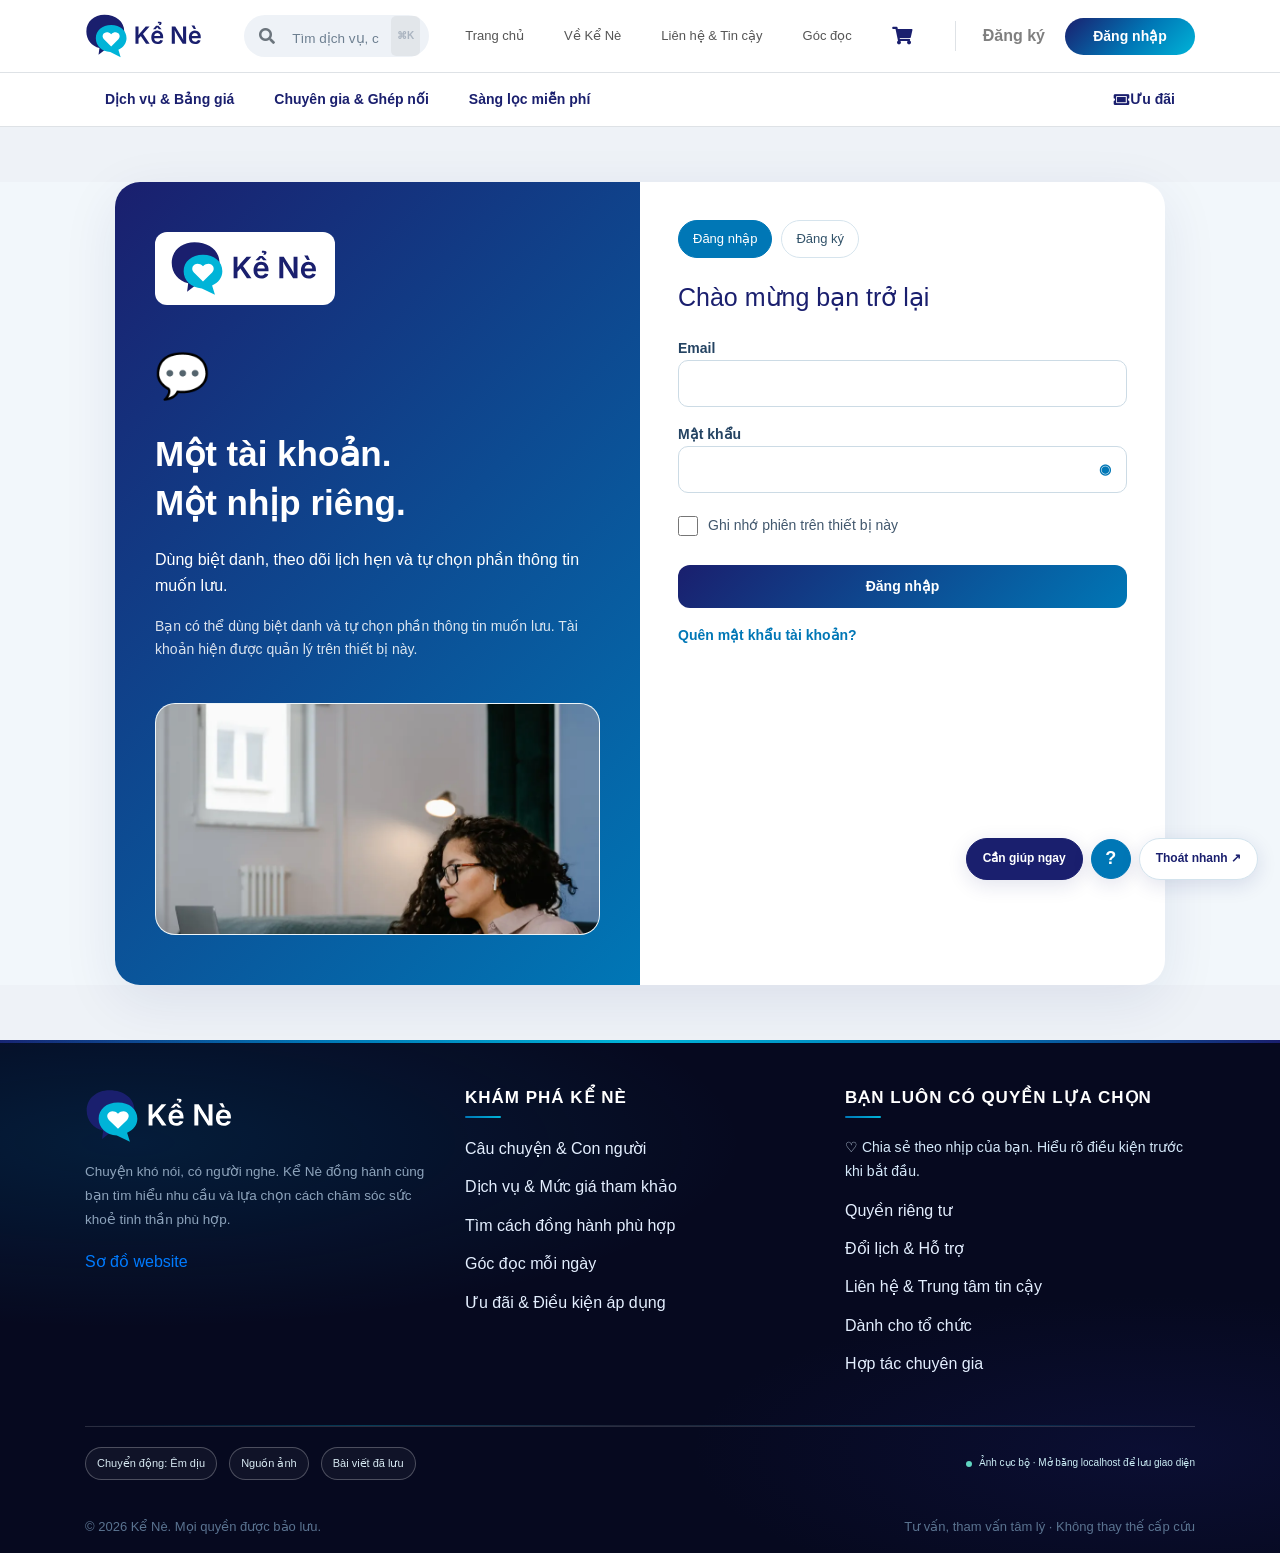
<file: html_thongtin.html>
<!DOCTYPE html>
<html lang="vi"><head><meta charset="UTF-8"><meta name="viewport" content="width=device-width,initial-scale=1"><meta name="description" content="Lịch hẹn, gói, nhật ký tự nguyện và quyền dữ liệu."><meta name="theme-color" content="#0077b6"><meta name="referrer" content="strict-origin-when-cross-origin"><title>Tài khoản của tôi | Kể Nè</title><link rel="stylesheet" href="css/bootstrap.min.css"><link rel="stylesheet" href="css/fontawesome.min.css"><link rel="stylesheet" href="css/fonts.css"><link rel="stylesheet" href="css_trangchu.css"><style>
        
        :root {
            --primary-blue:   #0077b6;
            --dark-blue:      #1a1f6e;
            --accent-red:     #ff4d4d;
            --teal-light:     #00b4d8;
            --gradient-brand: linear-gradient(135deg, #1a1f6e 0%, #0077b6 55%, #00b4d8 100%);
            --bg-light:       #f0f4f8;
            --text-dark:      #1a1f6e;
            --text-muted:     #6c757d;
            --white:          #ffffff;
            --glass-bg:       rgba(255,255,255,0.72);
            --glass-border:   rgba(255,255,255,0.45);
            --sidebar-w:      260px;
        }


        
        body { background: var(--bg-light); font-family: 'Segoe UI', Roboto, Helvetica, Arial, sans-serif; }

        
        .dashboard-wrapper {
            display: flex;
            min-height: calc(100vh - 130px); 
            max-width: 1280px;
            margin: 28px auto;
            gap: 24px;
            padding: 0 16px;
        }

        
        .dashboard-sidebar {
            width: var(--sidebar-w);
            flex-shrink: 0;
            display: flex;
            flex-direction: column;
            gap: 16px;
        }

        
        .sidebar-profile-card {
            background: var(--gradient-brand);
            border-radius: 20px;
            padding: 28px 20px 22px;
            text-align: center;
            position: relative;
            overflow: hidden;
            box-shadow: 0 10px 35px rgba(26,31,110,0.25);
        }
        
        .sidebar-profile-card::before {
            content: '';
            position: absolute; top: -60px; right: -60px;
            width: 180px; height: 180px;
            border-radius: 50%;
            background: rgba(255,255,255,0.06);
        }
        .sidebar-profile-card::after {
            content: '';
            position: absolute; bottom: -40px; left: -40px;
            width: 130px; height: 130px;
            border-radius: 50%;
            background: rgba(255,255,255,0.04);
        }

        
        .sidebar-avatar-wrap {
            position: relative;
            width: 84px; height: 84px;
            margin: 0 auto 12px;
        }
        .sidebar-avatar {
            width: 84px; height: 84px;
            border-radius: 50%;
            border: 3px solid rgba(255,255,255,0.6);
            object-fit: cover;
            box-shadow: 0 4px 20px rgba(0,0,0,0.25);
        }
        
        .sidebar-avatar-badge {
            position: absolute; bottom: 3px; right: 3px;
            width: 16px; height: 16px;
            background: #22c55e;
            border: 2px solid #fff;
            border-radius: 50%;
        }

        
        .sidebar-name {
            font-size: 16px; font-weight: 800;
            color: #fff; margin: 0 0 4px; line-height: 1.2;
        }
        .sidebar-email {
            font-size: 12px; color: rgba(255,255,255,0.75);
            margin: 0 0 14px;
        }
        
        .sidebar-badge {
            display: inline-flex; align-items: center; gap: 5px;
            background: rgba(255,255,255,0.18);
            border: 1px solid rgba(255,255,255,0.3);
            color: #fff; font-size: 11px; font-weight: 700;
            padding: 4px 12px; border-radius: 20px;
        }

        
        .sidebar-nav-card {
            background: var(--white);
            border-radius: 20px;
            padding: 10px;
            box-shadow: 0 4px 20px rgba(0,0,0,0.06);
        }

        
        .sidebar-nav-item {
            display: flex; align-items: center; gap: 12px;
            padding: 11px 14px;
            border-radius: 12px;
            font-size: 14px; font-weight: 600;
            color: var(--text-muted);
            transition: all 0.25s ease;
            margin-bottom: 3px;
            text-decoration: none !important;
        }
        .sidebar-nav-item:last-child { margin-bottom: 0; }
        .sidebar-nav-item i {
            width: 20px; text-align: center;
            font-size: 15px;
            transition: color 0.25s;
        }
        
        .sidebar-nav-item.active,
        .sidebar-nav-item:hover {
            background: rgba(0,119,182,0.08);
            color: var(--primary-blue);
        }
        .sidebar-nav-item.active {
            background: var(--gradient-brand);
            color: #fff;
            box-shadow: 0 4px 14px rgba(0,119,182,0.3);
        }
        .sidebar-nav-item.active i { color: #fff; }
        
        .sidebar-nav-item.logout {
            color: var(--accent-red);
        }
        .sidebar-nav-item.logout:hover {
            background: rgba(255,77,77,0.08);
            color: var(--accent-red);
        }

        
        .dashboard-content {
            flex: 1;
            min-width: 0; 
            display: flex;
            flex-direction: column;
            gap: 20px;
        }

        
        .tab-panel {
            display: none;
            animation: tabFadeIn 0.35s ease;
        }
        .tab-panel.active { display: block; }

        
        @keyframes tabFadeIn {
            from { opacity: 0; transform: translateX(20px); }
            to   { opacity: 1; transform: translateX(0); }
        }

        
        .stat-grid {
            display: grid;
            grid-template-columns: repeat(4, 1fr);
            gap: 16px;
        }
        .stat-item {
            background: var(--glass-bg);
            backdrop-filter: blur(15px);
            -webkit-backdrop-filter: blur(15px);
            border: 1px solid var(--glass-border);
            border-radius: 20px;
            padding: 22px 18px;
            position: relative;
            overflow: hidden;
            box-shadow: 0 4px 24px rgba(0,119,182,0.08);
            transition: transform 0.3s cubic-bezier(0.34,1.2,0.64,1),
                        box-shadow 0.3s ease;
            
            opacity: 0; transform: translateY(50px);
        }
        .stat-item:hover {
            transform: translateY(-6px) !important;
            box-shadow: 0 20px 48px rgba(0,119,182,0.18);
        }
        
        .stat-item::before {
            content: '';
            position: absolute; top: 0; left: 0; right: 0;
            height: 3px;
            background: var(--gradient-brand);
            border-radius: 20px 20px 0 0;
        }
        
        .stat-item.stat-red::before  { background: linear-gradient(90deg, #ff4d4d, #ff8c69); }
        .stat-item.stat-teal::before { background: linear-gradient(90deg, #0077b6, #00b4d8); }
        .stat-item.stat-green::before{ background: linear-gradient(90deg, #22c55e, #4ade80); }

        .stat-icon {
            width: 44px; height: 44px;
            border-radius: 12px;
            display: flex; align-items: center; justify-content: center;
            font-size: 20px; margin-bottom: 12px;
        }
        .stat-icon.si-blue  { background: rgba(0,119,182,0.12);  color: var(--primary-blue); }
        .stat-icon.si-red   { background: rgba(255,77,77,0.1);   color: var(--accent-red); }
        .stat-icon.si-teal  { background: rgba(0,180,216,0.1);   color: var(--teal-light); }
        .stat-icon.si-green { background: rgba(34,197,94,0.1);   color: #22c55e; }

        .stat-number {
            font-size: 30px; font-weight: 900;
            color: var(--dark-blue); line-height: 1;
            margin-bottom: 4px;
        }
        .stat-label {
            font-size: 12px; color: var(--text-muted);
            font-weight: 600;
        }
        
        .stat-badge {
            position: absolute; top: 16px; right: 14px;
            font-size: 10px; font-weight: 700;
            padding: 2px 8px; border-radius: 20px;
        }
        .stat-badge.up   { background: rgba(34,197,94,0.12); color: #22c55e; }
        .stat-badge.info { background: rgba(0,119,182,0.10); color: var(--primary-blue); }

        
        .upcoming-card {
            background: var(--white);
            border-radius: 20px;
            padding: 24px;
            box-shadow: 0 4px 20px rgba(0,0,0,0.06);
            display: flex; align-items: center; gap: 20px;
            position: relative; overflow: hidden;
        }
        .upcoming-card::after {
            content: '✈️';
            position: absolute; right: 24px; bottom: 10px;
            font-size: 64px; opacity: 0.07;
            animation: float-plane 3s ease-in-out infinite;
        }
        @keyframes float-plane {
            0%,100% { transform: translateY(0) rotate(-15deg); }
            50%      { transform: translateY(-12px) rotate(-10deg); }
        }
        .upcoming-img {
            width: 90px; height: 90px;
            border-radius: 16px; object-fit: cover;
            flex-shrink: 0;
            box-shadow: 0 4px 14px rgba(0,0,0,0.12);
        }
        .upcoming-info { flex: 1; }
        .upcoming-tag {
            display: inline-block;
            background: rgba(0,119,182,0.1);
            color: var(--primary-blue);
            font-size: 10px; font-weight: 800;
            text-transform: uppercase; letter-spacing: 0.8px;
            padding: 3px 10px; border-radius: 20px;
            margin-bottom: 6px;
        }
        .upcoming-title {
            font-size: 16px; font-weight: 800;
            color: var(--dark-blue); margin: 0 0 6px;
        }
        .upcoming-meta {
            font-size: 13px; color: var(--text-muted);
            display: flex; align-items: center; gap: 14px; flex-wrap: wrap;
        }
        .upcoming-meta span { display: flex; align-items: center; gap: 5px; }
        .upcoming-meta i { color: var(--primary-blue); }

        
        .upcoming-countdown {
            display: flex; flex-direction: column; align-items: center;
            background: var(--gradient-brand);
            border-radius: 16px; padding: 12px 20px;
            color: #fff; text-align: center;
            flex-shrink: 0;
        }
        .countdown-number { font-size: 32px; font-weight: 900; line-height: 1; }
        .countdown-label  { font-size: 11px; font-weight: 600; opacity: 0.8; }

        
        .section-title-row {
            display: flex; align-items: center; justify-content: space-between;
            margin-bottom: 14px;
        }
        .section-title {
            font-size: 18px; font-weight: 800;
            color: var(--dark-blue); margin: 0;
            display: flex; align-items: center; gap: 8px;
        }
        .section-see-all {
            font-size: 13px; font-weight: 700;
            color: var(--primary-blue);
            text-decoration: none !important;
            transition: gap 0.2s;
            display: flex; align-items: center; gap: 5px;
        }
        .section-see-all:hover { gap: 8px; }

        
        .suggest-card {
            border-radius: 18px; overflow: hidden;
            background: var(--white);
            box-shadow: 0 4px 20px rgba(0,0,0,0.07);
            transition: all 0.4s cubic-bezier(0.34,1.1,0.64,1);
            cursor: pointer;
        }
        .suggest-card:hover {
            transform: translateY(-8px);
            box-shadow: 0 24px 50px rgba(0,119,182,0.16);
        }
        
        .suggest-img-wrap {
            position: relative; height: 160px; overflow: hidden;
        }
        .suggest-img {
            width: 100%; height: 100%;
            object-fit: cover;
            transition: transform 0.5s ease;
        }
        .suggest-card:hover .suggest-img { transform: scale(1.07); }
        
        .suggest-overlay {
            position: absolute; inset: 0;
            background: linear-gradient(to top, rgba(26,31,110,0.85) 0%, transparent 55%);
            display: flex; flex-direction: column;
            justify-content: flex-end;
            padding: 12px;
            opacity: 0;
            transition: opacity 0.35s ease;
        }
        .suggest-card:hover .suggest-overlay { opacity: 1; }
        .suggest-overlay-title {
            color: #fff; font-size: 13px; font-weight: 800;
            margin: 0 0 4px; line-height: 1.3;
        }
        .suggest-overlay-detail {
            color: rgba(255,255,255,0.85);
            font-size: 11px;
        }
        
        .suggest-cat-badge {
            position: absolute; top: 10px; left: 10px;
            background: var(--gradient-brand);
            color: #fff; font-size: 9.5px; font-weight: 800;
            text-transform: uppercase; letter-spacing: 0.5px;
            padding: 3px 9px; border-radius: 20px; z-index: 2;
        }
        
        .suggest-wish-btn {
            position: absolute; top: 10px; right: 10px;
            width: 30px; height: 30px; border-radius: 50%;
            background: rgba(255,255,255,0.9);
            border: none; display: flex; align-items: center; justify-content: center;
            color: #ccc; font-size: 13px;
            transition: all 0.25s; z-index: 2;
        }
        .suggest-wish-btn.active, .suggest-wish-btn:hover { color: var(--accent-red); }

        .suggest-body { padding: 14px; }
        .suggest-name { font-size: 14px; font-weight: 800; color: var(--dark-blue); margin: 0 0 6px; line-height: 1.3; }
        .suggest-meta { display: flex; align-items: center; justify-content: space-between; }
        .suggest-price { font-size: 15px; font-weight: 900; color: var(--accent-red); }
        .suggest-rating { font-size: 12px; color: #f59e0b; font-weight: 700; }

        
        
        .booking-filter {
            display: flex; gap: 8px; flex-wrap: wrap;
            margin-bottom: 18px;
        }
        .bfilter-btn {
            padding: 7px 16px; border-radius: 100px;
            border: 1.5px solid #dde4ef;
            font-size: 12px; font-weight: 700;
            color: var(--text-muted);
            background: var(--white);
            transition: all 0.22s;
        }
        .bfilter-btn.active {
            background: var(--dark-blue);
            border-color: var(--dark-blue);
            color: #fff;
            box-shadow: 0 4px 14px rgba(26,31,110,0.2);
        }
        .bfilter-btn:hover:not(.active) {
            border-color: var(--primary-blue);
            color: var(--primary-blue);
        }

        
        .booking-timeline {
            display: flex;
            flex-direction: column;
            gap: 20px;
            position: relative;
        }
        
        .booking-timeline::before {
            content: '';
            position: absolute;
            left: 40px; top: 0; bottom: 0;
            width: 2px;
            background: linear-gradient(to bottom, var(--primary-blue), transparent);
            opacity: 0.2;
        }

        
        .booking-card {
            display: flex; gap: 16px;
            background: var(--white);
            border-radius: 18px;
            overflow: hidden;
            box-shadow: 0 3px 16px rgba(0,0,0,0.06);
            border: 1px solid rgba(0,0,0,0.04);
            transition: all 0.35s cubic-bezier(0.34,1.1,0.64,1);
            position: relative;
        }
        .booking-card:hover {
            transform: translateX(6px);
            box-shadow: 0 12px 36px rgba(0,119,182,0.14);
        }
        
        .booking-dot {
            width: 80px;
            flex-shrink: 0;
            display: flex;
            flex-direction: column;
            align-items: center;
            justify-content: center;
            padding: 18px 8px;
            background: #f8faff;
            border-right: 1px solid #eef2f8;
        }
        .booking-dot-circle {
            width: 14px; height: 14px;
            border-radius: 50%;
            border: 2px solid var(--primary-blue);
            background: var(--white);
            margin-bottom: 6px;
        }
        
        .booking-card.confirmed .booking-dot-circle { background: #22c55e; border-color: #22c55e; }
        .booking-card.pending   .booking-dot-circle { background: #f59e0b; border-color: #f59e0b; }
        .booking-card.cancelled .booking-dot-circle { background: var(--accent-red); border-color: var(--accent-red); }

        .booking-dot-date { font-size: 10px; font-weight: 700; color: var(--text-muted); text-align: center; line-height: 1.3; }

        
        .booking-img {
            width: 110px; flex-shrink: 0;
            position: relative; overflow: hidden;
        }
        .booking-img img {
            width: 100%; height: 100%;
            object-fit: cover;
            transition: transform 0.5s ease;
        }
        .booking-card:hover .booking-img img { transform: scale(1.08); }

        
        .booking-info {
            flex: 1; padding: 16px 14px;
            display: flex; flex-direction: column;
            justify-content: center;
        }
        .booking-info-top {
            display: flex; align-items: flex-start;
            justify-content: space-between; gap: 10px;
            margin-bottom: 8px;
        }
        .booking-name {
            font-size: 15px; font-weight: 800;
            color: var(--dark-blue); margin: 0;
            line-height: 1.3; flex: 1;
        }
        
        .booking-status {
            font-size: 10px; font-weight: 800;
            text-transform: uppercase; letter-spacing: 0.5px;
            padding: 4px 10px; border-radius: 20px;
            white-space: nowrap; flex-shrink: 0;
        }
        .booking-status.confirmed { background: rgba(34,197,94,0.12); color: #16a34a; }
        .booking-status.pending   { background: rgba(245,158,11,0.12); color: #d97706; }
        .booking-status.cancelled { background: rgba(255,77,77,0.12);  color: var(--accent-red); }

        .booking-meta-row {
            display: flex; gap: 14px; flex-wrap: wrap;
            font-size: 12px; color: var(--text-muted);
            margin-bottom: 12px;
        }
        .booking-meta-row span { display: flex; align-items: center; gap: 4px; }
        .booking-meta-row i { color: var(--primary-blue); font-size: 11px; }

        .booking-price-row {
            display: flex; align-items: center;
            justify-content: space-between; flex-wrap: wrap; gap: 8px;
        }
        .booking-price { font-size: 17px; font-weight: 900; color: var(--accent-red); }
        
        .booking-actions { display: flex; gap: 8px; }
        .booking-btn {
            font-size: 12px; font-weight: 700;
            padding: 7px 14px; border-radius: 20px;
            border: none; transition: all 0.22s;
        }
        .booking-btn.primary {
            background: var(--gradient-brand);
            color: #fff;
            box-shadow: 0 3px 12px rgba(0,119,182,0.25);
        }
        .booking-btn.primary:hover { opacity: 0.88; transform: scale(1.04); }
        .booking-btn.outline {
            background: #fff;
            color: var(--primary-blue);
            border: 1.5px solid rgba(0,119,182,0.3);
        }
        .booking-btn.outline:hover {
            background: rgba(0,119,182,0.06);
        }
        .booking-btn.danger {
            background: rgba(255,77,77,0.08);
            color: var(--accent-red);
            border: 1.5px solid rgba(255,77,77,0.2);
        }
        .booking-btn.danger:hover { background: rgba(255,77,77,0.15); }

        
        .wishlist-grid {
            display: grid;
            grid-template-columns: repeat(3, 1fr);
            gap: 16px;
        }
        .wish-card {
            border-radius: 18px; overflow: hidden;
            background: var(--white);
            box-shadow: 0 4px 18px rgba(0,0,0,0.07);
            transition: all 0.35s cubic-bezier(0.34,1.1,0.64,1);
            cursor: pointer;
        }
        .wish-card:hover {
            transform: translateY(-8px);
            box-shadow: 0 22px 48px rgba(0,119,182,0.16);
        }
        .wish-img-wrap { position: relative; height: 150px; overflow: hidden; }
        .wish-img { width: 100%; height: 100%; object-fit: cover; transition: transform 0.5s ease; }
        .wish-card:hover .wish-img { transform: scale(1.08); }
        
        .wish-remove-btn {
            position: absolute; top: 8px; right: 8px;
            width: 28px; height: 28px; border-radius: 50%;
            background: rgba(255,255,255,0.92);
            border: none; color: var(--accent-red);
            font-size: 12px; display: flex; align-items: center; justify-content: center;
            z-index: 2;
            transition: all 0.22s;
        }
        .wish-remove-btn:hover { background: var(--accent-red); color: #fff; }
        .wish-body { padding: 13px; }
        .wish-name { font-size: 13.5px; font-weight: 800; color: var(--dark-blue); margin: 0 0 5px; line-height: 1.3; }
        .wish-footer { display: flex; align-items: center; justify-content: space-between; }
        .wish-price { font-size: 14px; font-weight: 900; color: var(--accent-red); }
        .wish-book-btn {
            font-size: 11px; font-weight: 700;
            padding: 5px 12px; border-radius: 20px;
            background: var(--gradient-brand); color: #fff; border: none;
            transition: opacity 0.2s;
        }
        .wish-book-btn:hover { opacity: 0.85; }

        
        .voucher-grid {
            display: grid;
            grid-template-columns: repeat(2, 1fr);
            gap: 14px;
        }
        
        .voucher-card {
            background: var(--white);
            border-radius: 16px;
            overflow: hidden;
            display: flex;
            box-shadow: 0 4px 18px rgba(0,0,0,0.07);
            border: 1px solid rgba(0,0,0,0.04);
            transition: transform 0.3s ease, box-shadow 0.3s ease;
        }
        .voucher-card:hover {
            transform: translateY(-4px);
            box-shadow: 0 14px 36px rgba(0,119,182,0.15);
        }
        
        .voucher-left {
            width: 80px; flex-shrink: 0;
            display: flex; align-items: center; justify-content: center;
            font-size: 30px;
            background: var(--gradient-brand);
            position: relative;
        }
        
        .voucher-left::after {
            content: '';
            position: absolute; right: -6px;
            top: 0; bottom: 0;
            width: 12px;
            background: radial-gradient(circle at 0 50%, transparent 6px, var(--white) 6px) 0 0 / 12px 16px;
        }
        .voucher-right { flex: 1; padding: 14px 16px 14px 20px; }
        .voucher-code {
            font-size: 13px; font-weight: 900; letter-spacing: 1.5px;
            color: var(--dark-blue); margin: 0 0 4px;
            font-family: 'Courier New', monospace;
        }
        .voucher-desc { font-size: 12px; color: var(--text-muted); margin: 0 0 8px; }
        .voucher-meta-row { display: flex; align-items: center; justify-content: space-between; }
        .voucher-discount {
            font-size: 20px; font-weight: 900;
            color: var(--accent-red); line-height: 1;
        }
        .voucher-expire { font-size: 10px; color: var(--text-muted); font-weight: 600; }
        
        .voucher-copy-btn {
            font-size: 11px; font-weight: 700;
            padding: 5px 12px; border-radius: 20px;
            background: rgba(0,119,182,0.1);
            color: var(--primary-blue); border: none;
            margin-top: 8px;
            transition: all 0.22s;
        }
        .voucher-copy-btn:hover { background: var(--primary-blue); color: #fff; }

        
        .voucher-card.expired { opacity: 0.5; }
        .voucher-card.expired .voucher-left { background: #b0b8c1; }

        
        .settings-card {
            background: var(--white);
            border-radius: 20px;
            padding: 24px;
            box-shadow: 0 4px 20px rgba(0,0,0,0.06);
            margin-bottom: 20px;
        }
        .settings-title {
            font-size: 16px; font-weight: 800;
            color: var(--dark-blue);
            margin: 0 0 18px;
            padding-bottom: 12px;
            border-bottom: 1px solid #eef2f8;
            display: flex; align-items: center; gap: 8px;
        }
        .settings-title i { color: var(--primary-blue); }

        
        .avatar-upload-zone {
            display: flex; align-items: center; gap: 20px;
            padding: 18px;
            border: 2px dashed rgba(0,119,182,0.25);
            border-radius: 16px;
            background: rgba(0,119,182,0.03);
            transition: all 0.3s ease;
            margin-bottom: 20px;
        }
        
        .avatar-upload-zone.drag-over {
            border-color: var(--primary-blue);
            background: rgba(0,119,182,0.08);
            transform: scale(1.01);
        }
        
        .avatar-preview-large {
            width: 80px; height: 80px;
            border-radius: 50%;
            object-fit: cover;
            border: 3px solid var(--glass-border);
            box-shadow: 0 4px 16px rgba(0,0,0,0.1);
            flex-shrink: 0;
        }
        .avatar-upload-info h6 { font-size: 14px; font-weight: 700; color: var(--dark-blue); margin: 0 0 4px; }
        .avatar-upload-info p { font-size: 12px; color: var(--text-muted); margin: 0 0 10px; }
        
        .avatar-upload-btn {
            font-size: 12px; font-weight: 700;
            padding: 7px 16px; border-radius: 20px;
            background: rgba(0,119,182,0.1);
            color: var(--primary-blue); border: none;
            transition: all 0.22s;
        }
        .avatar-upload-btn:hover { background: var(--primary-blue); color: #fff; }

        
        .float-group {
            position: relative;
            margin-bottom: 16px;
        }
        .float-input {
            width: 100%;
            padding: 18px 44px 8px 14px;
            border: 1.5px solid #dde4ef;
            border-radius: 12px;
            font-size: 14px; font-weight: 500;
            color: var(--dark-blue);
            background: #fff;
            outline: none;
            transition: border-color 0.25s, box-shadow 0.25s;
        }
        .float-input:focus {
            border-color: var(--primary-blue);
            box-shadow: 0 0 0 3px rgba(0,119,182,0.1);
        }
        
        .float-label {
            position: absolute; top: 14px; left: 14px;
            font-size: 14px; color: var(--text-muted); font-weight: 500;
            pointer-events: none;
            transition: all 0.22s ease;
        }
        .float-input:focus ~ .float-label,
        .float-input:not(:placeholder-shown) ~ .float-label {
            top: 5px; left: 12px;
            font-size: 10px; font-weight: 700;
            color: var(--primary-blue);
            letter-spacing: 0.5px;
        }
        
        .float-validation-icon {
            position: absolute; right: 14px; top: 50%;
            transform: translateY(-50%);
            font-size: 14px; opacity: 0;
            transition: opacity 0.25s;
        }
        .float-group.valid   .float-validation-icon { opacity: 1; color: #22c55e; }
        .float-group.invalid .float-validation-icon { opacity: 1; color: var(--accent-red); }
        .float-group.valid   .float-input { border-color: #22c55e; }
        .float-group.invalid .float-input { border-color: var(--accent-red); }
        
        .float-error-msg {
            font-size: 11px; color: var(--accent-red);
            font-weight: 600; margin-top: 4px;
            display: none;
        }
        .float-group.invalid .float-error-msg { display: block; }

        
        .save-btn {
            background: var(--gradient-brand);
            color: #fff; border: none;
            padding: 12px 32px; border-radius: 100px;
            font-size: 14px; font-weight: 800;
            box-shadow: 0 6px 20px rgba(0,119,182,0.3);
            transition: all 0.25s;
            display: inline-flex; align-items: center; gap: 8px;
        }
        .save-btn:hover { opacity: 0.88; transform: translateY(-2px); }
        
        .save-btn .spin {
            display: none;
            animation: spinner 0.7s linear infinite;
        }
        @keyframes spinner { to { transform: rotate(360deg); } }
        .save-btn.loading .spin { display: inline-block; }
        .save-btn.loading .btn-text { opacity: 0.7; }

        
        .toggle-row {
            display: flex; align-items: center; justify-content: space-between;
            padding: 12px 0;
            border-bottom: 1px solid #f0f4f8;
        }
        .toggle-row:last-child { border-bottom: none; }
        .toggle-info h6 { font-size: 13.5px; font-weight: 700; color: var(--dark-blue); margin: 0; }
        .toggle-info p  { font-size: 12px; color: var(--text-muted); margin: 0; }
        
        .toggle-switch {
            width: 44px; height: 24px; border-radius: 100px;
            background: #dde4ef; position: relative;
            transition: background 0.25s;
            flex-shrink: 0;
        }
        .toggle-switch.on { background: var(--primary-blue); }
        .toggle-switch::after {
            content: '';
            position: absolute; top: 3px; left: 3px;
            width: 18px; height: 18px;
            border-radius: 50%; background: #fff;
            box-shadow: 0 1px 4px rgba(0,0,0,0.15);
            transition: left 0.25s cubic-bezier(0.34,1.2,0.64,1);
        }
        .toggle-switch.on::after { left: calc(100% - 21px); }

        
        #toast-container {
            position: fixed; top: 24px; right: 24px;
            z-index: 9999990;
            display: flex; flex-direction: column; gap: 10px;
        }
        .toast-item {
            display: flex; align-items: center; gap: 12px;
            background: #fff;
            border-radius: 14px;
            padding: 14px 18px;
            box-shadow: 0 8px 32px rgba(0,0,0,0.14);
            border-left: 4px solid var(--primary-blue);
            min-width: 280px; max-width: 360px;
            animation: toastIn 0.4s cubic-bezier(0.34,1.2,0.64,1);
        }
        .toast-item.success { border-color: #22c55e; }
        .toast-item.error   { border-color: var(--accent-red); }
        .toast-item.info    { border-color: var(--primary-blue); }
        @keyframes toastIn {
            from { opacity: 0; transform: translateX(60px) scale(0.9); }
            to   { opacity: 1; transform: translateX(0) scale(1); }
        }
        @keyframes toastOut {
            to { opacity: 0; transform: translateX(60px) scale(0.9); }
        }
        .toast-icon { font-size: 20px; flex-shrink: 0; }
        .toast-text { flex: 1; }
        .toast-text strong { font-size: 13.5px; font-weight: 800; color: var(--dark-blue); display: block; }
        .toast-text span   { font-size: 12px; color: var(--text-muted); }
        .toast-close { font-size: 14px; color: var(--text-muted); background: none; border: none; padding: 0; transition: color 0.2s; }
        .toast-close:hover { color: var(--dark-blue); }

        
        .mobile-bottom-nav {
            display: none;
            position: fixed; bottom: 0; left: 0; right: 0;
            background: var(--white);
            border-top: 1px solid #eef2f8;
            box-shadow: 0 -4px 24px rgba(0,0,0,0.1);
            z-index: 10000;
            padding: 6px 0 calc(6px + env(safe-area-inset-bottom));
        }
        .mobile-nav-inner {
            display: flex; justify-content: space-around;
            align-items: center;
        }
        .mobile-nav-item {
            display: flex; flex-direction: column;
            align-items: center; gap: 3px;
            padding: 6px 12px;
            color: var(--text-muted);
            font-size: 10px; font-weight: 700;
            text-transform: uppercase; letter-spacing: 0.3px;
            transition: color 0.22s;
            border: none; background: none;
            flex: 1;
        }
        .mobile-nav-item i { font-size: 18px; transition: transform 0.25s cubic-bezier(0.34,1.2,0.64,1); }
        .mobile-nav-item.active { color: var(--primary-blue); }
        .mobile-nav-item.active i { transform: scale(1.2); }

        
        .white-card {
            background: var(--white);
            border-radius: 20px;
            padding: 22px;
            box-shadow: 0 4px 20px rgba(0,0,0,0.06);
        }

        
        .dashboard-header-bar {
            background: var(--gradient-brand);
            border-radius: 20px;
            padding: 20px 24px;
            display: flex; align-items: center; gap: 16px;
            box-shadow: 0 6px 24px rgba(26,31,110,0.2);
            position: relative; overflow: hidden;
            
            opacity: 0; transform: translateY(30px);
        }
        .dashboard-header-bar::before {
            content: '';
            position: absolute; top: -50%; right: -80px;
            width: 300px; height: 300px;
            border-radius: 50%;
            background: rgba(255,255,255,0.05);
        }
        .db-header-avatar {
            width: 52px; height: 52px;
            border-radius: 50%;
            border: 2.5px solid rgba(255,255,255,0.5);
            object-fit: cover;
            flex-shrink: 0;
        }
        .db-header-info { flex: 1; }
        .db-header-greeting { font-size: 13px; color: rgba(255,255,255,0.75); margin: 0; }
        .db-header-name { font-size: 20px; font-weight: 800; color: #fff; margin: 0; }
        .db-header-right { text-align: right; }
        .db-header-points { font-size: 22px; font-weight: 900; color: #fff; line-height: 1; }
        .db-header-points-label { font-size: 11px; color: rgba(255,255,255,0.75); }

        
        @media (max-width: 992px) {
            .stat-grid { grid-template-columns: repeat(2, 1fr); }
            .wishlist-grid { grid-template-columns: repeat(2, 1fr); }
        }
        @media (max-width: 768px) {
            
            .dashboard-sidebar   { display: none; }
            .mobile-bottom-nav   { display: block; }
            
            body { padding-bottom: 80px; }
            .dashboard-wrapper { margin: 16px auto; padding: 0 10px; }
            .stat-grid { grid-template-columns: repeat(2, 1fr); }
            .booking-card { flex-wrap: wrap; }
            .booking-img { width: 100%; height: 160px; }
            .booking-dot { width: 100%; flex-direction: row; border-right: none; border-bottom: 1px solid #eef2f8; justify-content: flex-start; padding: 10px 16px; }
            .wishlist-grid { grid-template-columns: 1fr; }
            .voucher-grid { grid-template-columns: 1fr; }
        }
        @media (max-width: 576px) {
            .stat-grid { grid-template-columns: 1fr 1fr; }
            .db-header-right { display: none; }
            .upcoming-countdown { display: none; }
        }
    


        
        .btn-login {
            background:linear-gradient(135deg,#1a1f6e,#0077b6);
            color:#fff !important; border:none; border-radius:10px;
            padding:7px 16px; font-size:13px; transition:all .2s;
        }
        .btn-login:hover { opacity:.88; transform:translateY(-1px); }
        
        .user-avatar-btn {
            width:38px; height:38px; border-radius:50%;
            background:linear-gradient(135deg,#1a1f6e,#0077b6);
            display:flex; align-items:center; justify-content:center;
            color:#fff; font-weight:800; font-size:15px;
            cursor:pointer; border:none; transition:all .2s;
        }
        .user-avatar-btn:hover { box-shadow:0 4px 14px rgba(0,119,182,.35); }
        .user-profile-dropdown .dropdown-menu {
            border-radius:14px; padding:8px 0;
            box-shadow:0 8px 30px rgba(0,0,0,.12);
        }

        </style><link rel="stylesheet" href="css/kene-experience.css"><link rel="manifest" href="manifest.webmanifest"><meta name="color-scheme" content="light"><link rel="icon" type="image/svg+xml" href="img/favicon.svg"><link rel="icon" type="image/png" sizes="32x32" href="img/brand/icon-32.png"><link rel="apple-touch-icon" href="img/brand/icon-180.png"><link rel="stylesheet" href="css/kene-brand.css"></head><body data-page="account"><header class="navbar navbar-expand-lg navbar-light bg-white sticky-top py-2 border-bottom">
        <div class="container">

            
            <a class="navbar-brand" href="html_trangchu.html">
                <img src="img/logo.svg" alt="Kể Nè — Không gian lắng nghe" height="46" class=" logo-header" width="142">
            </a>

            
            <div class="header-search-wrap mx-lg-4 d-none d-md-flex">
<div class="input-group header-search">
                    <div class="input-group-prepend border-0">
                        <span class="input-group-text bg-transparent border-0 text-muted"><i class="fas fa-search"></i></span>
                    </div>
                    <input type="text" id="header-search-inp" class="form-control border-0 bg-transparent" placeholder="Tìm dịch vụ, chuyên gia, bài viết…" autocomplete="off" aria-label="Tìm kiếm toàn website">
                    
                    <span class="hs-shortcut d-none d-lg-inline-flex align-items-center">⌘K</span>
                </div>
                <div id="header-dropdown" class="search-dropdown"></div>
            </div>

            
            <div class="navbar-nav ml-auto align-items-center">
                <a class="nav-item nav-link mr-3 d-none d-xl-block small-text" href="html_trangchu.html">Trang chủ</a>
                <a class="nav-item nav-link mr-3 d-none d-lg-block small-text" href="html_gioithieu.html">Về Kể Nè</a>
                <a class="nav-item nav-link mr-3 d-none d-lg-block small-text" href="html_lienhe_chinhsach.html">Liên hệ &amp; Tin cậy</a>
                <a class="nav-item nav-link mr-3 d-none d-md-block small-text" href="html_blog.html">Góc đọc</a>

                
                <a class="nav-item nav-link mr-3 text-dark" href="html_giohang.html" style="position:relative;" aria-label="Giỏ dịch vụ">
                    <i class="fas fa-shopping-cart fa-lg"></i>
                    <span id="cart-badge" style="position:absolute;top:-4px;right:-8px;background:#ff4d4d;color:#fff;border-radius:50%;width:18px;height:18px;font-size:10px;font-weight:700;display:none;align-items:center;justify-content:center;line-height:1;">0</span>
                </a>

                
                <div class="auth-buttons" id="auth-zone">
                    <a class="nav-item nav-link mr-3 font-weight-bold" href="html_dangnhap_dangky.html">Đăng ký</a>
                    <a class="btn btn-login font-weight-bold" href="html_dangnhap_dangky.html">Đăng nhập</a>
                    <a class="nav-item nav-link ml-2 d-none d-sm-block" href="html_thongtin.html">
                        <i class="fas fa-user-circle fa-2x text-muted"></i>
                    </a>
                </div>
            </div>

        </div>
    </header>

    <nav class="sub-nav bg-white border-bottom" aria-label="Dịch vụ"><div class="container"><div class="nav kn-subnav"><a class="nav-link" href="html_dichvu.html">Dịch vụ &amp; Bảng giá</a><a class="nav-link" href="html_diadiem.html">Chuyên gia &amp; Ghép nối</a><a class="nav-link" href="html_diadiem.html#sang-loc">Sàng lọc miễn phí</a><a class="nav-link ml-auto sub-voucher-link" href="html_khuyenmaivatiepthi.html"><i class="fas fa-ticket-alt" aria-hidden="true"></i> Ưu đãi</a></div></div></nav><a class="kn-skip" href="#main-content">Bỏ qua điều hướng</a><main id="main-content"><div class="dashboard-wrapper"><aside class="dashboard-sidebar"><div class="kn-user-summary"><div id="account-avatar" class="kn-avatar">KN</div><h1 id="account-name" class="kn-h3"></h1><p id="account-email"></p><span class="kn-tag">Tài khoản</span></div><nav class="kn-account-nav" aria-label="Tài khoản"><button data-tab="overview" class="active">Tổng quan</button><button data-tab="bookings">Lịch hẹn &amp; Gói đồng hành</button><button data-tab="wishlist">Dịch vụ đã lưu</button><button data-tab="vouchers">Mã ưu đãi</button><button data-tab="settings">Cài đặt &amp; Quyền dữ liệu</button><button data-action="logout">Đăng xuất</button></nav></aside><div class="dashboard-content"><section class="ke-page-banner"><div><span class="ke-eyebrow">KHÔNG GIAN CỦA BẠN</span><h2>Theo nhịp riêng của mình</h2><p>Lịch hẹn, ghi chú và những lựa chọn bạn tự quyết định lưu.</p></div><figure class="ke-photo-frame ke-tilt "><picture class="ke-picture " data-ke-image="tea-notes"><source type="image/webp" srcset="img/photos/tea-notes-960.webp 960w, img/photos/tea-notes-1920.webp 1920w" sizes="(max-width: 600px) 100vw, (max-width: 1100px) 50vw, 33vw"><img src="img/photos/tea-notes-1920.jpg" alt="Ghi chép với tách trà trong khoảng thời gian riêng" width="1920" height="1282" loading="lazy" decoding="async" data-ke-photo="tea-notes"></picture><button type="button" class="ke-photo-zoom" data-ke-lightbox="tea-notes" data-ke-gallery="account-banner" aria-label="Xem ảnh lớn: Ghi chép với tách trà trong khoảng thời gian riêng"><span aria-hidden="true">⤢</span></button></figure></section><section id="tab-overview" class="tab-panel active"><h2 class="ke-reveal">Hành trình của bạn</h2><div id="account-stats" class="kn-grid-3 mb-4"></div><div id="next-appointment"></div><div class="kn-white-card my-4"><h3>Một ghi chú tâm trạng nhỏ</h3><p>Bạn có thể ghi khi thấy có ích. Không có chuỗi ngày hoặc hình phạt khi bỏ lỡ.</p><form id="mood-form"><fieldset><legend class="kn-h4">Hôm nay bạn cảm thấy thế nào?</legend><div class="kn-chips"><label class="kn-mood-choice"><input type="radio" name="mood" value="1" required> 🌧️ Rất khó</label><label class="kn-mood-choice"><input type="radio" name="mood" value="2" required> ☁️ Khó</label><label class="kn-mood-choice"><input type="radio" name="mood" value="3" required> 🌤️ Bình thường</label><label class="kn-mood-choice"><input type="radio" name="mood" value="4" required> 🌿 Khá ổn</label><label class="kn-mood-choice"><input type="radio" name="mood" value="5" required> ☀️ Ổn</label></div></fieldset><label>Một dòng bối cảnh, nếu muốn<input name="note" maxlength="150" placeholder="Chỉ dùng nội dung trên thiết bị"></label><label class="kn-check"><input type="checkbox" name="consent" required> Tôi đồng ý lưu bản ghi trên thiết bị này.</label><button class="kn-btn" type="submit">Lưu ghi chú</button></form><div id="mood-chart" class="mt-4"></div><button class="kn-link" data-action="clear-moods">Xoá các ghi chú tâm trạng</button></div><div class="kn-white-card my-4"><h3>Điểm sàng lọc đã chọn lưu</h3><div id="screening-history"></div><a href="html_diadiem.html#sang-loc">Làm lại sàng lọc khi cần →</a></div><div class="kn-white-card my-4"><h3>Hộ chiếu câu chuyện</h3><p>Bản tóm tắt do bạn chủ động viết; không phải ghi chú hay hồ sơ chuyên môn. Website chưa chia sẻ với chuyên gia thật.</p><form id="passport-form"><label>Điều muốn người đồng hành hiểu<textarea name="story" maxlength="500" rows="3" placeholder="Chỉ dùng nội dung trên thiết bị"></textarea></label><label>Phong cách bạn mong muốn<input name="preference" maxlength="120"></label><label class="kn-check"><input type="checkbox" name="share"> Cho phép hiển thị bản tóm tắt trong phần chuẩn bị.</label><label class="kn-check"><input type="checkbox" name="consent" required> Tôi đồng ý lưu bản tóm tắt trên thiết bị.</label><button type="submit" class="kn-btn">Lưu lựa chọn</button></form></div></section><section id="tab-bookings" class="tab-panel" hidden><h2 class="ke-reveal">Lịch hẹn &amp; Gói đồng hành</h2><div class="kn-chips mb-4" id="booking-filters"><button class="kn-chip active" data-booking-filter="all">Tất cả</button><button class="kn-chip" data-booking-filter="requested">Đã lưu</button><button class="kn-chip" data-booking-filter="cancelled">Đã huỷ</button><button class="kn-chip" data-booking-filter="completed">Hoàn tất</button></div><div id="booking-list"></div></section><section id="tab-wishlist" class="tab-panel" hidden><h2 class="ke-reveal">Dịch vụ bạn đã lưu</h2><div id="account-wishlist" class="kn-grid-3"></div></section><section id="tab-vouchers" class="tab-panel" hidden><h2 class="ke-reveal">Mã ưu đãi của bạn</h2><div id="account-vouchers"></div><a href="html_khuyenmaivatiepthi.html">Xem điều kiện ưu đãi →</a></section><section id="tab-settings" class="tab-panel" hidden><h2 class="ke-reveal">Cài đặt &amp; Quyền dữ liệu</h2><div class="kn-white-card mb-4"><form id="profile-form"><label>Biệt danh<input name="nickname" required minlength="2" maxlength="50"></label><label>Email<input name="email" type="email" required maxlength="150"></label><label>Ảnh đại diện<input type="file" id="avatar-input" accept="image/png,image/jpeg,image/webp"></label><p class="kn-note">PNG, JPG hoặc WebP, tối đa 5 MB. Ảnh chỉ lưu trên thiết bị.</p><label class="kn-check"><input type="checkbox" name="quiet"> Chế độ Kín: tiêu đề và thông báo trung tính.</label><label class="kn-check"><input type="checkbox" name="notifications"> Nhắc lịch trung tính trong phiên bản hiện tại.</label><button type="submit" class="kn-btn">Lưu thay đổi</button></form></div><div class="kn-white-card mb-4"><h3>Đổi mật khẩu trên thiết bị</h3><form id="password-form"><label>Mật khẩu hiện tại<input type="password" name="old" required autocomplete="current-password"></label><label>Mật khẩu mới<input type="password" name="password" required minlength="8" maxlength="128" autocomplete="new-password"></label><label>Nhập lại mật khẩu mới<input type="password" name="confirm" required autocomplete="new-password"></label><button type="submit" class="kn-btn">Đổi mật khẩu</button></form></div><div class="kn-white-card"><h3>Bạn kiểm soát dữ liệu trên thiết bị</h3><p>Phiên bản hiện tại không có hồ sơ bệnh án hoặc nhật ký truy cập của nhân viên. Các dữ liệu ở đây do chính tài khoản tạo trên trình duyệt.</p><div class="kn-chips"><button class="kn-btn" data-action="export-data">Tải dữ liệu của tôi</button><button class="kn-btn kn-btn-light" data-action="clear-sensitive">Xoá ghi chú &amp; Điểm đã lưu</button><button class="kn-btn kn-btn-danger" data-action="delete-account">Xoá tài khoản</button></div></div></section></div></div></main><footer class="kene-footer"><div class="footer-bg-layer"></div><div class="container position-relative" style="z-index:2"><div class="row footer-main-row pt-5 pb-4"><div class="col-lg-4 col-md-6 mb-4"><a href="html_trangchu.html" class="footer-brand d-inline-block mb-3" aria-label="Kể Nè — Trang chủ"><img class="footer-logo" src="img/logo-white.svg" width="150" height="49" alt="Kể Nè"></a><p class="footer-desc">Chuyện khó nói, có người nghe. Kể Nè đồng hành cùng bạn tìm hiểu nhu cầu và lựa chọn cách chăm sóc sức khoẻ tinh thần phù hợp.</p><a class="footer-sitemap-btn" href="html_sitemap.html">Sơ đồ website</a></div><div class="col-lg-4 col-md-6 mb-4"><h2 class="footer-heading">Khám phá Kể Nè</h2><ul class="ke-footer-links"><li><a href="html_gioithieu.html">Câu chuyện &amp; Con người</a></li><li><a href="html_dichvu.html">Dịch vụ &amp; Mức giá tham khảo</a></li><li><a href="html_diadiem.html">Tìm cách đồng hành phù hợp</a></li><li><a href="html_blog.html">Góc đọc mỗi ngày</a></li><li><a href="html_khuyenmaivatiepthi.html">Ưu đãi &amp; Điều kiện áp dụng</a></li></ul></div><div class="col-lg-4 col-md-12 mb-4"><h2 class="footer-heading">Bạn luôn có quyền lựa chọn</h2><p class="ke-footer-promise">♡ Chia sẻ theo nhịp của bạn. Hiểu rõ điều kiện trước khi bắt đầu.</p><ul class="ke-footer-links"><li><a href="html_lienhe_chinhsach.html#du-lieu">Quyền riêng tư</a></li><li><a href="html_lienhe_chinhsach.html#doi-lich">Đổi lịch &amp; Hỗ trợ</a></li><li><a href="html_lienhe_chinhsach.html">Liên hệ &amp; Trung tâm tin cậy</a></li><li><a href="html_lienhe_chinhsach.html?topic=to-chuc">Dành cho tổ chức</a></li><li><a href="html_lienhe_chinhsach.html?topic=chuyen-gia">Hợp tác chuyên gia</a></li></ul></div></div><div class="footer-divider"></div><div class="ke-footer-tools"><button type="button" data-ke-motion aria-pressed="false">Chuyển động: Êm dịu</button><button type="button" data-ke-credits>Nguồn ảnh</button><button type="button" data-ke-saved-articles>Bài viết đã lưu</button><span id="ke-offline-state" class="ke-offline-state">Ảnh cục bộ · Không cần Internet</span></div><div class="footer-bottom py-3 d-flex flex-wrap justify-content-between"><p class="footer-copy mb-0">© 2026 Kể Nè. Mọi quyền được bảo lưu.</p><p class="footer-copy mb-0">Tư vấn, tham vấn tâm lý · Không thay thế cấp cứu</p></div></div></footer><div id="kn-toast" class="kn-toast" hidden role="status" aria-live="polite"></div><div class="kn-tools"><button class="kn-sos-btn" data-action="sos">Cần giúp ngay</button><button class="kn-help-btn" data-action="help" aria-label="Mở trợ giúp thao tác">?</button><button class="kn-exit-btn" data-action="quick-exit">Thoát nhanh ↗</button></div><div id="kn-modal" class="kn-modal" hidden role="dialog" aria-modal="true" aria-labelledby="kn-modal-title"><div class="kn-modal-dialog"><div class="kn-modal-header"><h2 id="kn-modal-title"></h2><div><button class="kn-link" data-action="sos">Cần giúp ngay</button><button class="kn-modal-close" data-action="close-modal" aria-label="Đóng cửa sổ">×</button></div></div><div id="kn-modal-body"></div></div></div><div id="kn-sos" class="kn-modal kn-sos-overlay" hidden role="dialog" aria-modal="true" aria-labelledby="kn-sos-title"><div class="kn-modal-dialog"><div class="kn-modal-header"><h2 id="kn-sos-title">Ưu tiên sự an toàn của bạn</h2><button class="kn-modal-close" data-action="close-sos" aria-label="Đóng hướng dẫn">×</button></div><p>Nếu có nguy cơ tức thời, hãy gọi cấp cứu y tế hoặc đến cơ sở cấp cứu gần nhất. Nếu có thể, nhờ một người tin cậy ở cạnh bạn.</p><a class="kn-btn kn-btn-full" href="tel:115">Gọi cấp cứu y tế 115</a><p class="kn-note mt-3">115 là cấp cứu y tế, không phải đường dây tư vấn của Kể Nè.</p><div class="kn-white-card my-3"><h3 class="kn-h4">Website không có người trực</h3><p>Kể Nè không phải kênh cấp cứu và không gửi cảnh báo từ nút này. Đừng chờ phản hồi trên website khi bạn đang không an toàn.</p><p id="kn-support-hours"></p></div><button class="kn-btn kn-btn-light" data-action="quick-exit">Thoát nhanh khỏi website</button></div></div><button id="back-to-top" class="kn-back-top" aria-label="Lên đầu trang" hidden>↑</button><script src="js/jquery.min.js" defer></script><script src="js/bootstrap.bundle.min.js" defer></script><script src="js/kene-data.js" defer></script><script src="js/kene-engine.js" defer></script><script src="js/kene-core.js" defer></script><script src="js/kene-media-data.js" defer></script><script src="js/kene-media.js" defer></script><script src="js/kene-runtime.js" defer></script><script src="js/kene-pages.js" defer></script><script src="js/kene-offline-version.js" defer></script><script src="js/kene-experience.js" defer></script><script src="js/kene-scenes.js" defer></script></body></html>
</file>
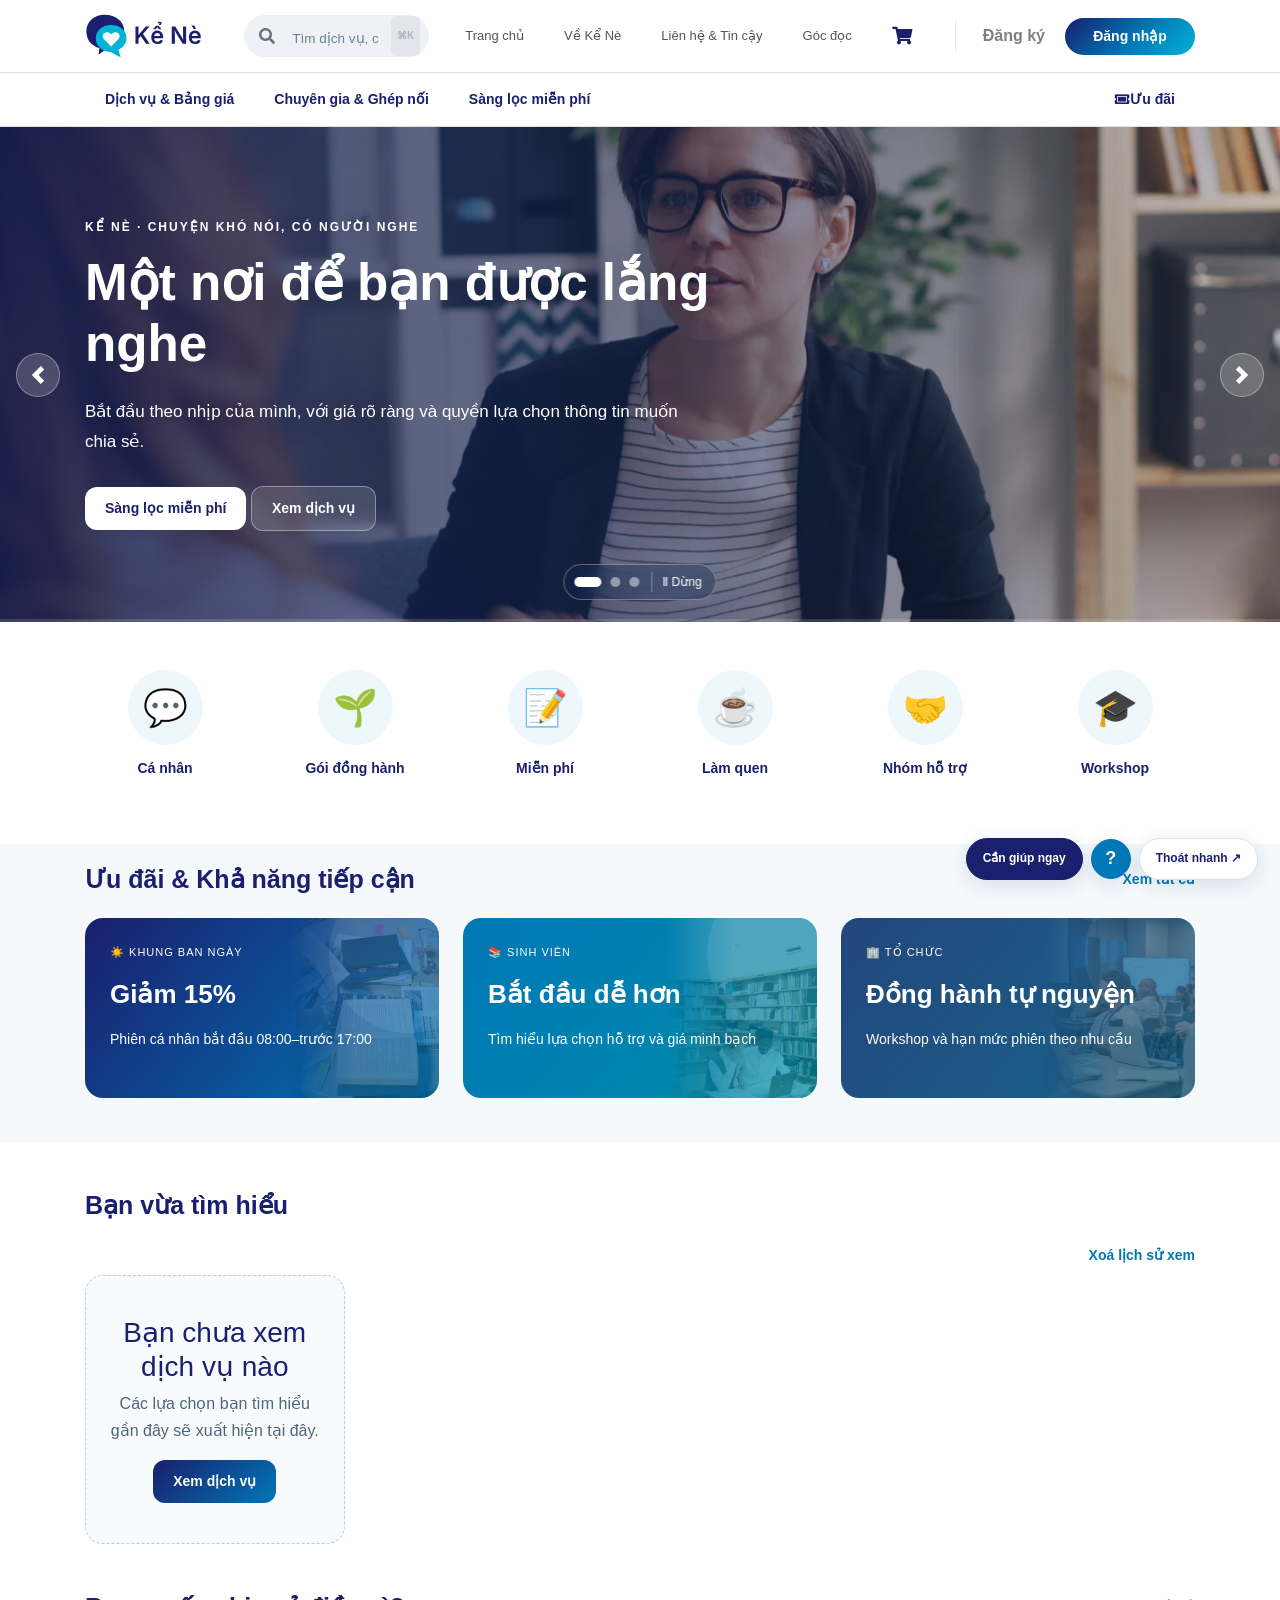
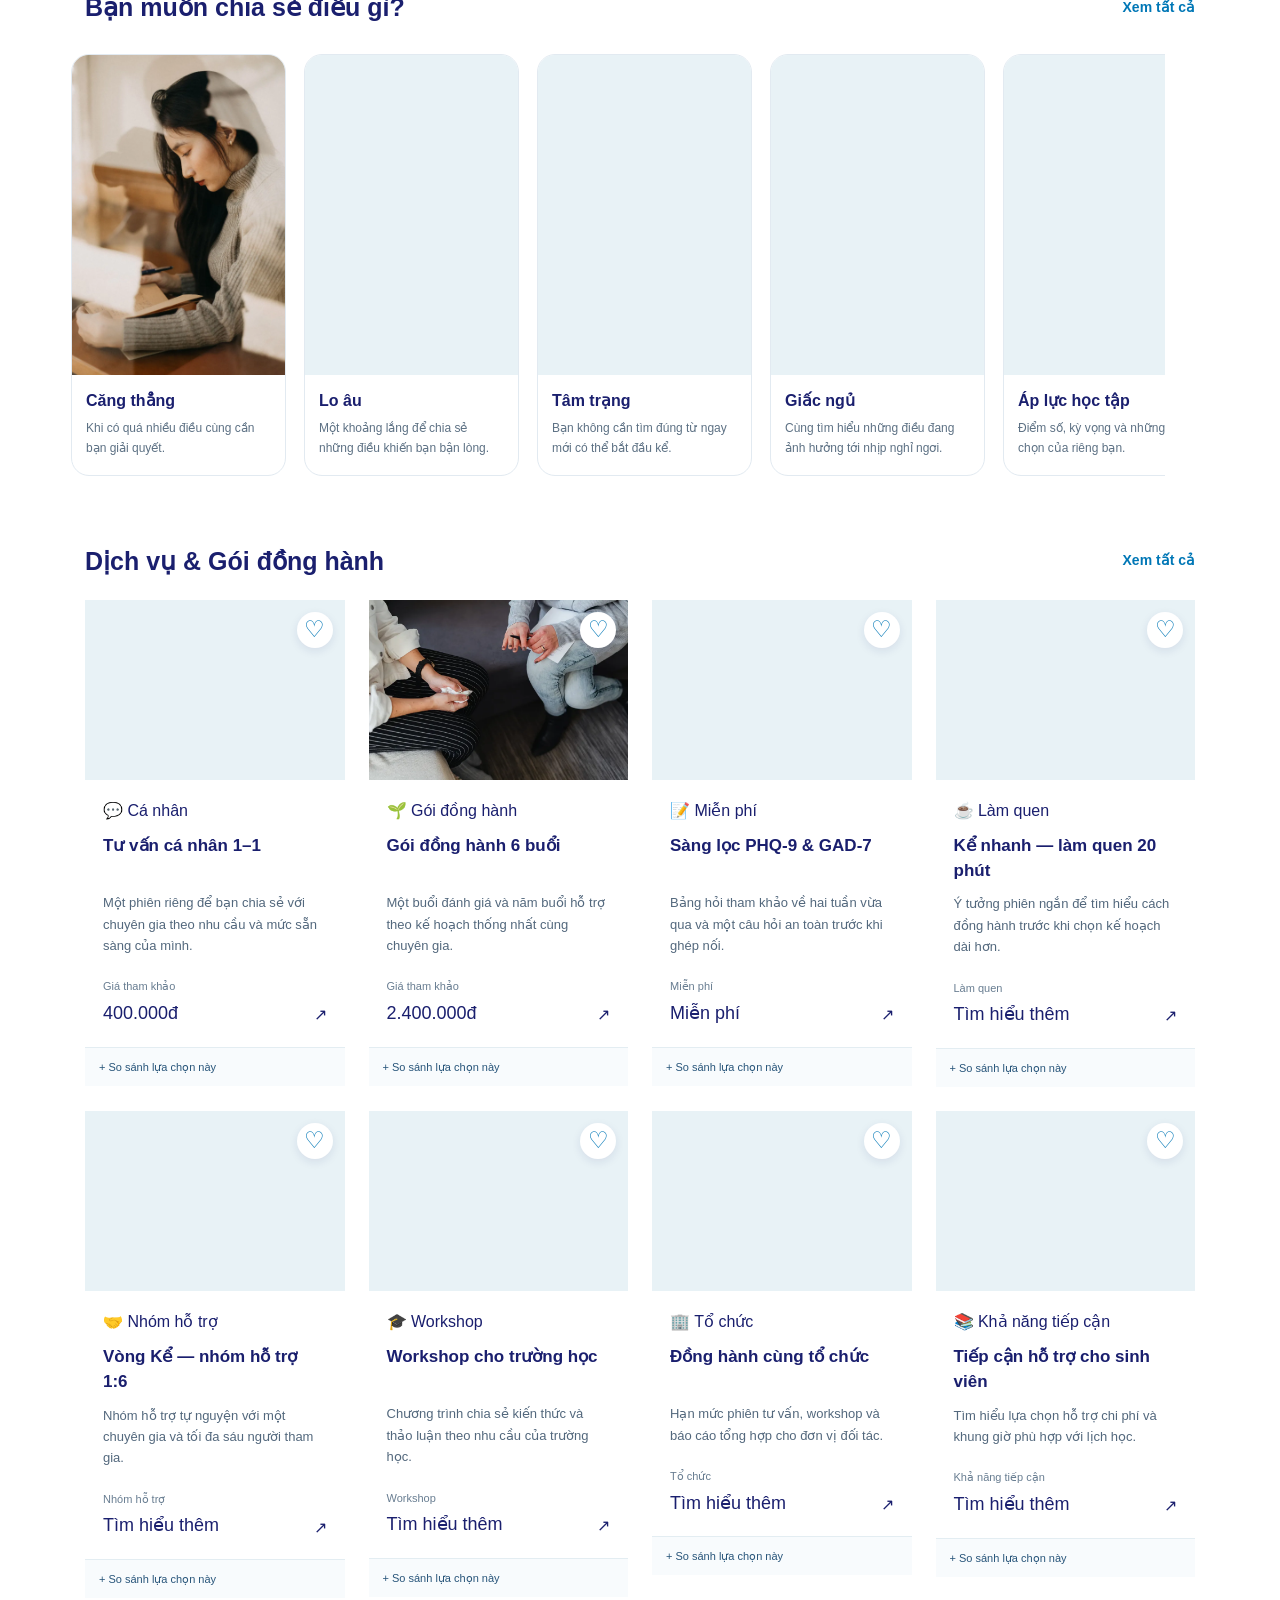
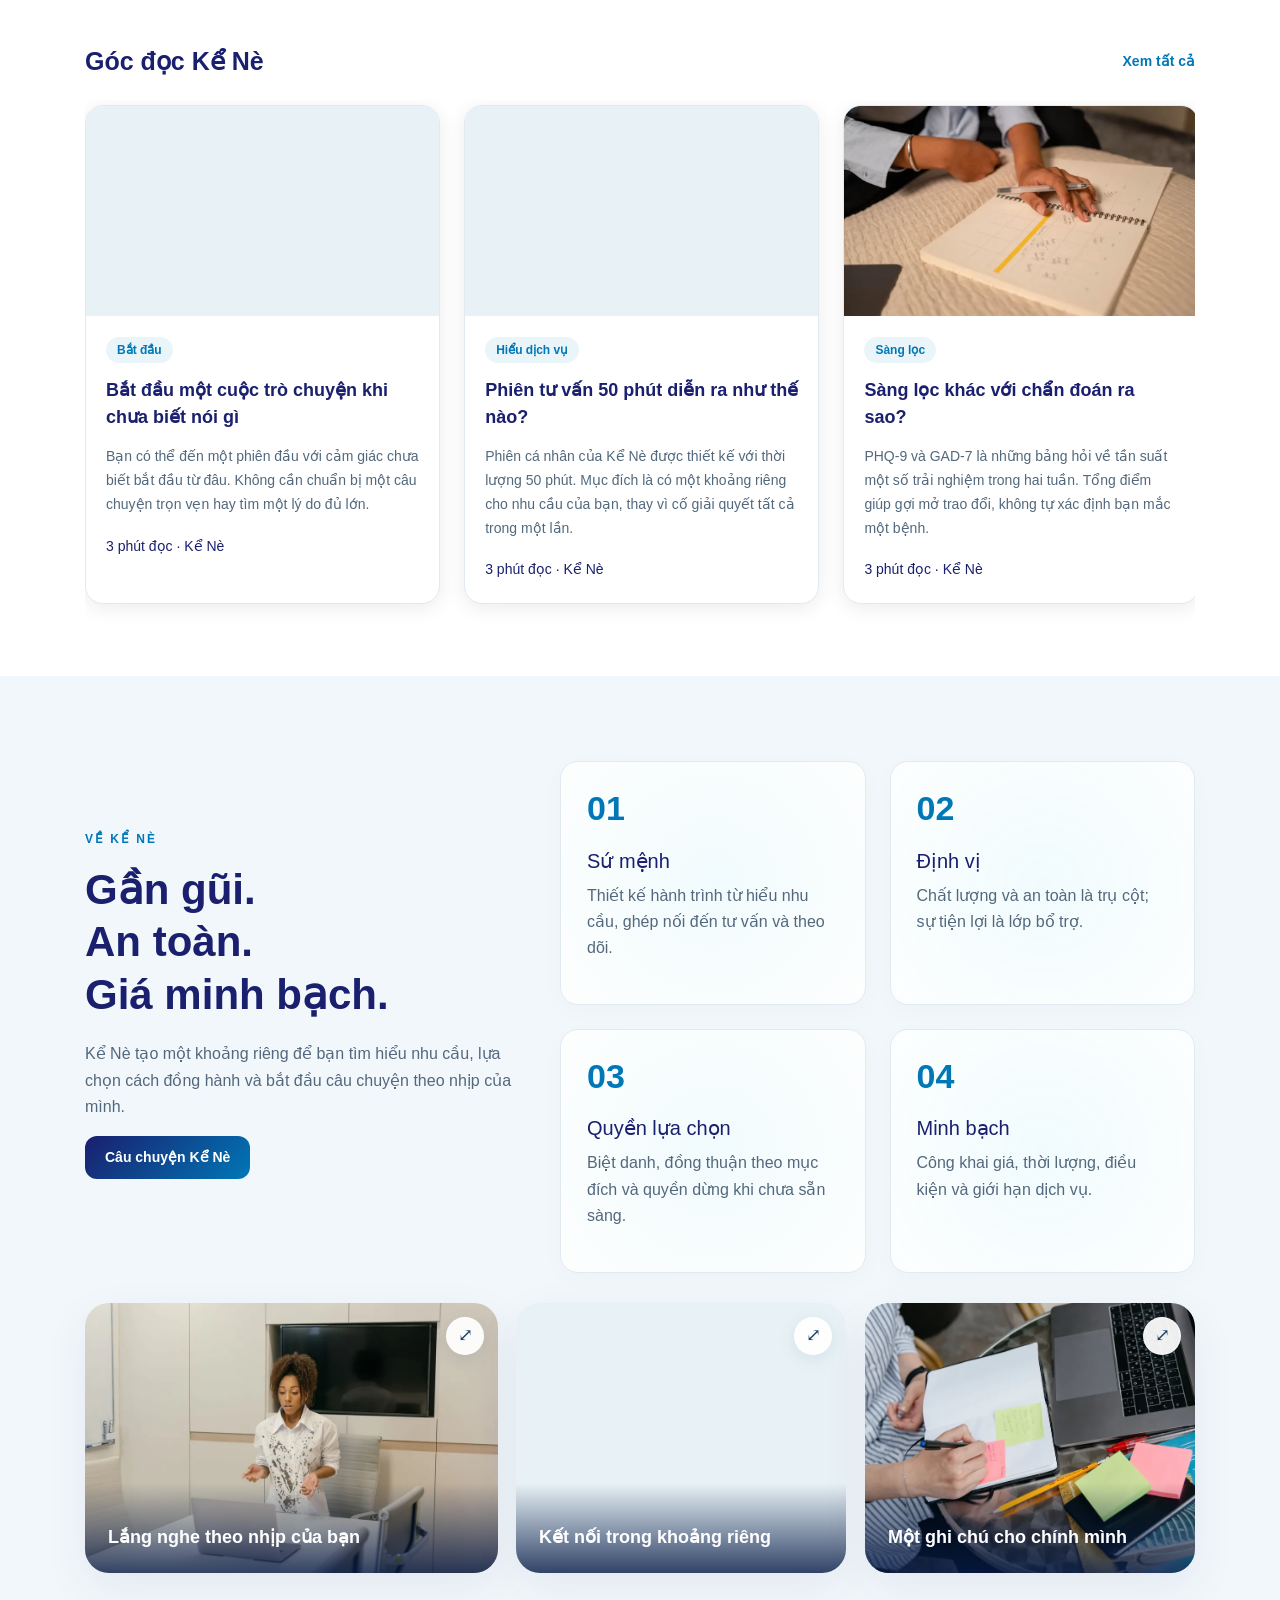
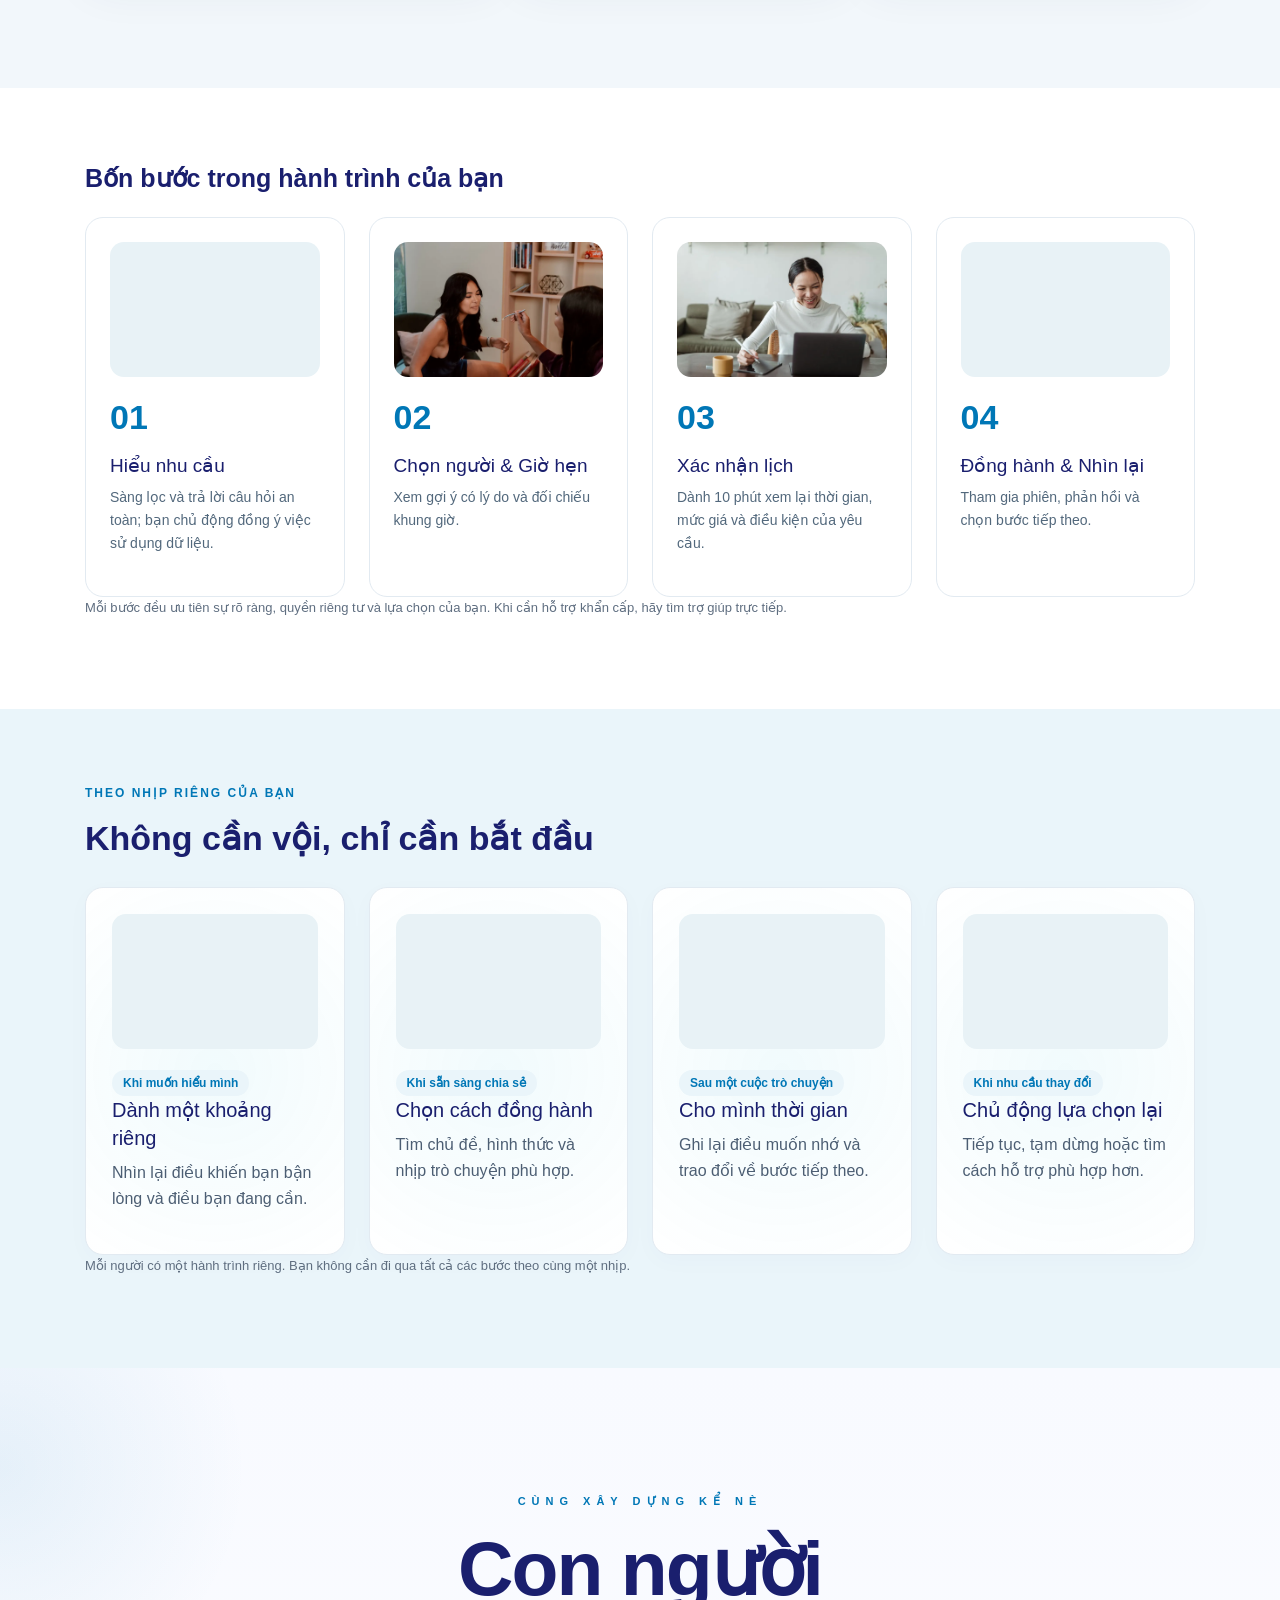
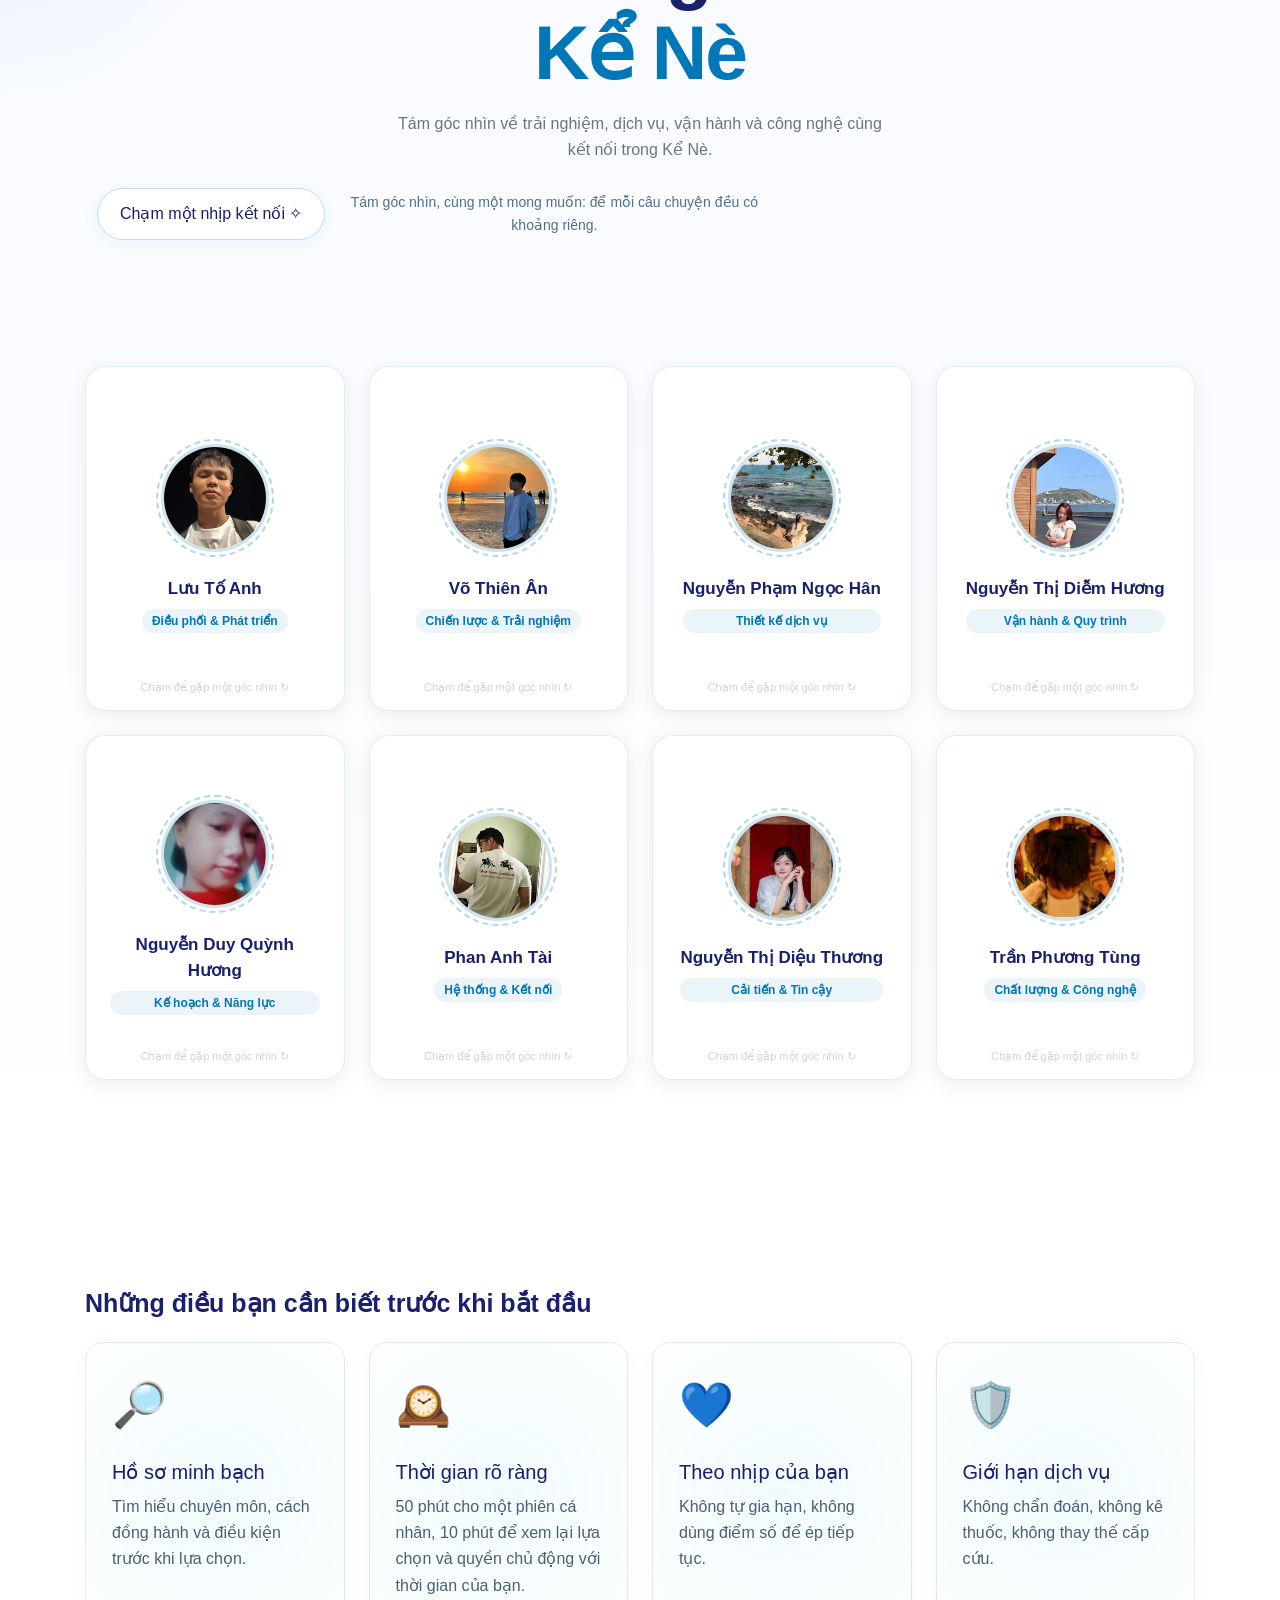
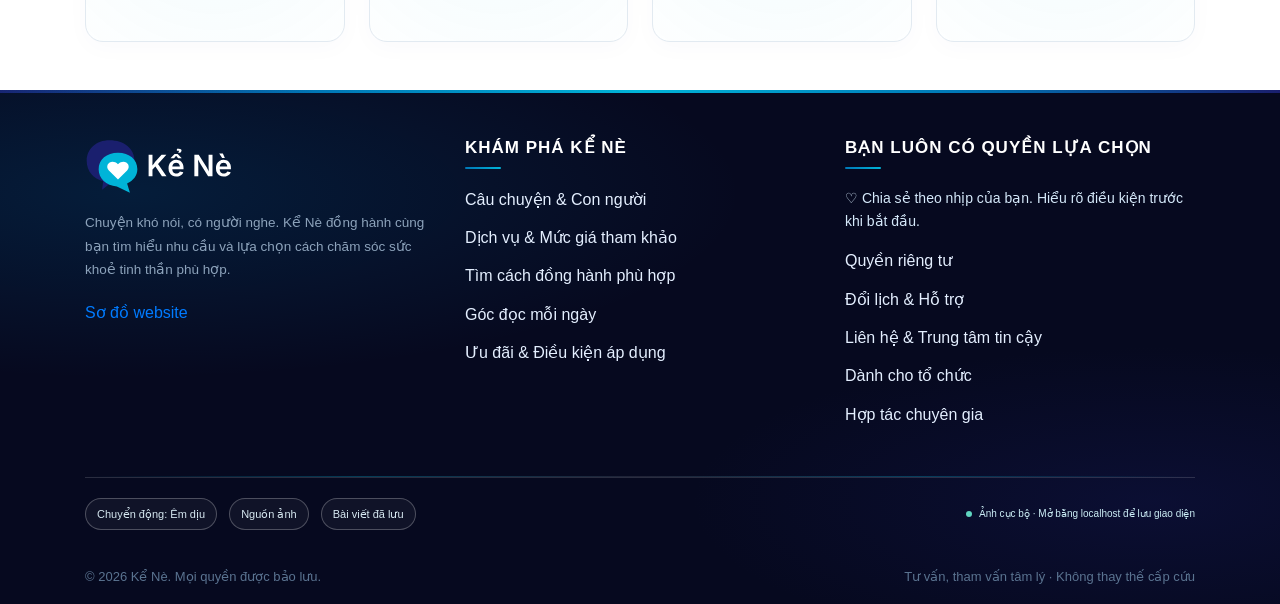
<file: html_trangchu.html>
<!DOCTYPE html>
<html lang="vi"><head><meta charset="UTF-8"><meta name="viewport" content="width=device-width,initial-scale=1"><meta name="description" content="Khám phá Kể Nè, dịch vụ, góc đọc và đội Kể Nè."><meta name="theme-color" content="#0077b6"><meta name="referrer" content="strict-origin-when-cross-origin"><title>Trang chủ | Kể Nè</title><link rel="stylesheet" href="css/bootstrap.min.css"><link rel="stylesheet" href="css/fontawesome.min.css"><link rel="stylesheet" href="css/fonts.css"><link rel="stylesheet" href="css_trangchu.css"><style>

        
        .cate-icon-wrap {
            width: 80px; height: 80px;
            border-radius: 20px;
            background: linear-gradient(135deg, #f0f7ff, #e8f4fd);
            display: flex; align-items: center; justify-content: center;
            margin: 0 auto 12px;
            transition: all 0.3s ease;
            box-shadow: 0 4px 15px rgba(0,119,182,0.1);
        }
        .cate-sticker {
            font-size: 36px;
            transition: transform 0.3s cubic-bezier(0.34,1.56,0.64,1);
            display: block; line-height: 1;
        }
        .cate-item:hover .cate-icon-wrap {
            background: linear-gradient(135deg, #0077b6, #00b4d8);
            box-shadow: 0 8px 25px rgba(0,119,182,0.35);
            transform: translateY(-4px);
        }
        
        [data-cate="session"]:hover    .cate-sticker { animation: spin-globe   0.6s ease; }
        [data-cate="cruise"]:hover  .cate-sticker { animation: sail          0.8s ease infinite alternate; }
        [data-cate="culture"]:hover .cate-sticker { animation: glow-pulse    0.5s ease infinite alternate; }
        [data-cate="ticket"]:hover  .cate-sticker { animation: ticket-shake  0.4s ease; }
        [data-cate="all"]:hover     .cate-sticker { animation: sparkle       0.4s ease infinite alternate; }

        
        [data-cate="park"]:hover .cate-icon-wrap {
            transform: translateY(-4px);
            background: linear-gradient(135deg, #0077b6, #00b4d8);
            box-shadow: 0 8px 25px rgba(0,119,182,0.35);
            animation: none;
        }
        [data-cate="park"]:hover .cate-sticker      { animation: none; }
        [data-cate="park"]:hover .ferris-wheel-spin  { animation: ferris-spin 1.2s linear infinite; }
        
        [data-cate="park"]:hover #sticker-park line,
        [data-cate="park"]:hover #sticker-park circle:not([fill="#1a1f6e"]):not([r="3.5"]) { stroke: rgba(255,255,255,0.9); }
        [data-cate="park"]:hover #sticker-park .ferris-wheel-spin circle[r="20"]          { stroke: rgba(255,255,255,0.9); }
        [data-cate="park"]:hover #sticker-park rect                                        { opacity: 0.9; }

        @keyframes spin-globe   { 0%{transform:rotate(0)} 100%{transform:rotate(360deg)} }
        @keyframes sail         { 0%{transform:translateX(-6px) rotate(-5deg)} 100%{transform:translateX(6px) rotate(5deg)} }
        @keyframes glow-pulse   { 0%{transform:scale(1)} 100%{transform:scale(1.25)} }
        @keyframes ticket-shake { 0%,100%{transform:rotate(0)} 25%{transform:rotate(-10deg)} 75%{transform:rotate(10deg)} }
        @keyframes ferris-spin  { 0%{transform:rotate(0)} 100%{transform:rotate(360deg)} }
        @keyframes sparkle      { 0%{transform:scale(1) rotate(0)} 100%{transform:scale(1.3) rotate(20deg)} }

        
        .all-services-panel {
            position: fixed; top: 0; right: -420px;
            width: 400px; height: 100vh;
            background: #fff; z-index: 10000;
            box-shadow: -10px 0 40px rgba(0,0,0,0.15);
            transition: right 0.4s cubic-bezier(0.34,1.56,0.64,1);
            overflow-y: auto;
        }
        .all-services-panel.open { right: 0; }
        .all-panel-inner { padding: 60px 25px 30px; }
        .all-panel-close {
            position: absolute; top: 15px; right: 15px;
            background: #f0f4f8; border: none;
            width: 36px; height: 36px; border-radius: 50%;
            font-size: 14px; color: #1a1f6e;
            cursor: pointer !important; transition: 0.2s;
        }
        .all-panel-close:hover { background: #1a1f6e; color: #fff; }
        .all-panel-overlay {
            position: fixed; inset: 0;
            background: rgba(0,0,0,0.4); z-index: 9999;
            opacity: 0; pointer-events: none;
            transition: opacity 0.3s; backdrop-filter: blur(3px);
        }
        .all-panel-overlay.open { opacity: 1; pointer-events: all; }
        .panel-section-title {
            font-size: 13px; font-weight: 700; color: #1a1f6e;
            letter-spacing: 0.5px; border-bottom: 2px solid #e8f4fd;
            padding-bottom: 8px; margin-bottom: 12px;
        }
        .panel-grid { display: grid; grid-template-columns: 1fr 1fr; gap: 10px; }
        .panel-item {
            display: flex; align-items: center; gap: 8px;
            padding: 10px 14px; border-radius: 10px;
            background: #f8fafc; text-decoration: none !important;
            color: #1a1f6e; font-size: 13px; font-weight: 500;
            transition: all 0.2s; border: 1px solid transparent;
        }
        .panel-item:hover {
            background: linear-gradient(135deg,#1a1f6e,#0077b6);
            color: #fff !important; transform: translateX(4px);
        }
        .panel-item span { font-size: 18px; }
        .panel-item-note { opacity: 0.5; pointer-events: none; }

        
        .kham-pha-box {
            background: var(--gradient-brand);
            box-shadow: 0 10px 25px rgba(26,31,110,0.25);
            min-height: 150px; position: relative; overflow: hidden;
        }
        .kham-pha-box::before {
            content: ''; position: absolute; top: -50px; right: -50px;
            width: 200px; height: 200px; border-radius: 50%;
            background: rgba(255,255,255,0.05);
        }
        .kham-pha-placeholder {
            border: 2px dashed rgba(255,255,255,0.4);
            border-radius: 12px; padding: 15px 20px; display: inline-block;
        }
        .kham-pha-icon-float { font-size: 80px; animation: float-map 3s ease-in-out infinite; }
        @keyframes float-map { 0%,100%{transform:translateY(0)} 50%{transform:translateY(-15px)} }

        
        .blog-cards-row { display: grid; grid-template-columns: repeat(3,1fr); gap: 24px; }
        @media (max-width:768px) { .blog-cards-row { grid-template-columns: 1fr; } }
        .blog-card {
            border-radius: 16px; overflow: hidden; background: #fff;
            box-shadow: 0 4px 20px rgba(0,0,0,0.08);
            transition: all 0.4s cubic-bezier(0.165,0.84,0.44,1);
            cursor: pointer !important;
        }
        .blog-card:hover { transform: translateY(-12px) rotateX(2deg); box-shadow: 0 20px 40px rgba(0,119,182,0.2); }
        .blog-card-img {
            height: 140px; display: flex; align-items: center;
            justify-content: center; position: relative; overflow: hidden;
        }
        .blog-emoji { font-size: 56px; animation: float-emoji 3s ease-in-out infinite; }
        @keyframes float-emoji { 0%,100%{transform:translateY(0) rotate(0)} 50%{transform:translateY(-8px) rotate(5deg)} }
        .blog-card-body { padding: 18px; }
        .blog-tag {
            background: #e8f4fd; color: #0077b6; font-size: 11px; font-weight: 700;
            padding: 3px 10px; border-radius: 20px; display: inline-block;
            margin-bottom: 8px; letter-spacing: 0.5px;
        }
        .blog-card-body h6 { color: #1a1f6e; font-size: 15px; font-weight: 700; line-height: 1.4; }
        .blog-card-body p  { font-size: 13px; line-height: 1.5; }
        .blog-read-more {
            color: #0077b6; font-size: 13px; font-weight: 700;
            text-decoration: none !important; display: inline-flex;
            align-items: center; gap: 6px; transition: gap 0.2s;
        }
        .blog-read-more:hover { gap: 10px; color: #1a1f6e; }

        
        
        
        
        .why-kene-section {
            background: #fff;
            padding: 80px 0;
            overflow: hidden;  
            position: relative;
        }
        .why-title    { color:var(--dark-blue); font-size:2.2rem; }
        .why-subtitle { color:var(--text-muted); font-size:15px; }

        
        .why-cards-wrap {
            display: flex;
            gap: 0;               
            align-items: stretch;
            border-radius: 20px;
            overflow: hidden;     
            border: 1px solid rgba(0,119,182,.1);
        }
        @media(max-width:992px){ .why-cards-wrap{ flex-wrap:wrap; border-radius:16px; } }
        @media(max-width:576px){ .why-cards-wrap{ flex-direction:column; } }

        
        .why-card {
            flex: 1; min-width: 0;
            background: #f8faff;
            border: none;
            border-right: 1px solid rgba(0,119,182,.08);
            padding: 36px 22px;
            text-align: center; color: var(--dark-blue);
            position: relative; cursor: pointer!important;
            overflow: hidden;
            transition:
                flex       .44s cubic-bezier(.22,1,.36,1),
                opacity    .36s ease,
                background .36s ease;
            
        }
        .why-card:last-child { border-right: none; }

        
        .why-cards-wrap.why-active .why-card:not(.why-focused) {
            flex: 0.5;
            opacity: 0.3;
        }
        
        .why-card.why-focused {
            flex: 2.5;
            background: linear-gradient(140deg, #1a1f6e 0%, #0077b6 55%, #00b4d8 100%);
            border-right-color: transparent;
        }

        
        .why-card-glow {
            position: absolute; top: -30%; left: -30%;
            width: 160%; height: 160%;
            background: radial-gradient(circle, rgba(0,180,216,.15) 0%, transparent 55%);
            opacity: 0; pointer-events: none;
            transition: opacity .4s ease;
        }
        .why-card.why-focused .why-card-glow { opacity: 1; }

        
        .why-icon-3d {
            font-size: 46px; display: block; margin-bottom: 14px;
            transition: transform .42s cubic-bezier(.34,1.56,.64,1);
        }
        .why-card.why-focused .why-icon-3d { transform: scale(1.12) rotate(-3deg); }

        
        .why-card h5 { font-size: 15px; font-weight: 800; margin-bottom: 8px; transition: color .3s; }
        .why-card p  { font-size: 13px; line-height: 1.68; color: #6c757d; transition: color .3s; }
        .why-card.why-focused h5,
        .why-card.why-focused p { color: rgba(255,255,255,.92); }

        
        .why-stat { margin-top: 14px; font-size: 26px; font-weight: 900; color: var(--primary-blue); line-height: 1; transition: color .3s; }
        .why-stat span { display:block; font-size:11px; font-weight:600; letter-spacing:1px; color:var(--text-muted); transition: color .3s; }
        .why-card.why-focused .why-stat { color: #00e5ff; }
        .why-card.why-focused .why-stat span { color: rgba(255,255,255,.6); }

        
        .why-card-detail { max-height:0; overflow:hidden; opacity:0; transition: max-height .44s cubic-bezier(.22,1,.36,1), opacity .34s ease .04s; }
        .why-card.why-focused .why-card-detail { max-height: 220px; opacity: 1; }

        .why-detail-list { list-style:none; padding:0; margin:12px 0 0; display:flex; flex-direction:column; gap:6px; }
        .why-detail-list li { font-size:12.5px; color:rgba(255,255,255,.9); display:flex; align-items:flex-start; gap:8px; text-align:left; }
        .why-detail-list li i { color:#00e5ff; font-size:11px; flex-shrink:0; margin-top:2px; }

        .why-cta-link { display:inline-flex; align-items:center; gap:6px; margin-top:12px; font-size:12.5px; font-weight:800; color:#fff!important; text-decoration:none!important; background:rgba(255,255,255,.15); border:1.5px solid rgba(255,255,255,.3); border-radius:20px; padding:7px 16px; transition:background .22s,gap .22s; }
        .why-cta-link:hover { background:rgba(255,255,255,.26); gap:10px; }
        
        .sub-voucher-link {
            color: var(--text-dark) !important; font-weight: 600 !important;
            font-size: 14px !important; background: none !important;
            border-radius: 0 !important; padding: 15px 20px !important;
            box-shadow: none !important; white-space: nowrap;
        }
        .sub-voucher-link:hover { color: var(--primary-blue) !important; background: rgba(0,119,182,0.06) !important; }
        .sub-voucher-link i { font-size: 13px; }

        
        

        
        
        .carousel-control-prev,
        .carousel-control-next {
            width: 44px !important; height: 44px !important;
            top: 50% !important; bottom: auto !important;
            transform: translateY(-50%);
            background: rgba(255,255,255,0.18) !important;
            backdrop-filter: blur(6px);
            border-radius: 50% !important;
            border: 1.5px solid rgba(255,255,255,0.35) !important;
            opacity: 1 !important; margin: 0 16px;
            transition: all 0.3s ease !important;
        }
        .carousel-control-prev:hover,
        .carousel-control-next:hover {
            background: rgba(255,255,255,0.38) !important;
            transform: translateY(-50%) scale(1.08);
        }
        .carousel-control-prev-icon,
        .carousel-control-next-icon { width: 18px !important; height: 18px !important; }

        
        .vtl-item { position: relative; cursor: pointer !important; }
        .vtl-item:hover .vtl-year { transform: translateX(4px); transition: transform 0.25s ease; }

        
        #visionOrbit { transition: opacity 0.35s ease, transform 0.35s ease; }
        #visionOrbit.orbit-hidden {
            opacity: 0 !important;
            transform: scale(0.88) !important;
            pointer-events: none !important;
        }
        
        .vyp-bg-ring {
            position: absolute; border-radius: 50%;
            border: 1.5px dashed rgba(0,119,182,0.12);
            pointer-events: none; top: 50%; left: 50%;
            transform: translate(-50%,-50%);
        }
        .vyp-bg-ring-1 { width: 160px; height: 160px; animation: vyp-spin 18s linear infinite; }
        .vyp-bg-ring-2 { width: 260px; height: 260px; animation: vyp-spin 28s linear infinite reverse; }
        .vyp-bg-ring-3 { width: 360px; height: 360px; animation: vyp-spin 38s linear infinite; }
        @keyframes vyp-spin { to { transform: translate(-50%,-50%) rotate(360deg); } }
        

        
        .blog-home-row {
            display: flex;
            overflow-x: auto;
            scroll-behavior: smooth;
            gap: 20px;
            padding: 10px 0;
            flex-wrap: nowrap;
            scrollbar-width: none;
            flex: 1;
            min-width: 0;
        }
        .blog-home-row::-webkit-scrollbar { display: none; }

        .blog-home-card {
            flex: 0 0 calc(25% - 16px);
            min-width: 240px;
            max-width: 300px;
            background: #fff;
            border-radius: 20px;
            overflow: hidden;
            box-shadow: 0 4px 20px rgba(0,119,182,0.07);
            border: 1px solid rgba(0,119,182,0.08);
            cursor: pointer !important;
            transition: all 0.35s cubic-bezier(0.34, 1.2, 0.64, 1);
            display: flex;
            flex-direction: column;
            flex-shrink: 0;
        }
        .blog-home-card:hover {
            transform: translateY(-10px);
            box-shadow: 0 20px 48px rgba(0,119,182,0.18);
            border-color: rgba(0,119,182,0.2);
        }
        .bhc-img-wrap {
            position: relative;
            width: 100%;
            height: 190px;
            overflow: hidden;
        }
        .bhc-img {
            width: 100%; height: 100%;
            object-fit: cover; display: block;
            transition: transform 0.5s ease;
        }
        .blog-home-card:hover .bhc-img { transform: scale(1.08); }
        .bhc-cat {
            position: absolute; top: 12px; left: 12px;
            background: var(--gradient-brand);
            color: #fff; font-size: 10px; font-weight: 800;
            letter-spacing: 0.5px; text-transform: uppercase;
            padding: 3px 10px; border-radius: 20px; z-index: 2;
        }
        .bhc-body {
            padding: 16px; flex: 1;
            display: flex; flex-direction: column; gap: 8px;
        }
        .bhc-title {
            font-size: 14px; font-weight: 800;
            color: var(--dark-blue); line-height: 1.45;
            display: -webkit-box; -webkit-line-clamp: 2;
            -webkit-box-orient: vertical; overflow: hidden;
            margin: 0; transition: color 0.2s;
        }
        .blog-home-card:hover .bhc-title { color: var(--primary-blue); }
        .bhc-meta {
            display: flex; align-items: center; gap: 10px;
            font-size: 11px; color: #9baab8; font-weight: 500;
            margin-top: auto;
        }
        .bhc-meta i { color: var(--teal-light); font-size: 11px; }
        .bhc-btn {
            display: inline-flex; align-items: center; gap: 5px;
            color: var(--primary-blue); font-size: 12px; font-weight: 800;
            transition: gap 0.2s;
        }
        .blog-home-card:hover .bhc-btn { gap: 9px; }


        

        
        
        #hero-search-overlay {
            position: absolute;
            bottom: 90px;
            left: 0; right: 0;
            z-index: 30;
            pointer-events: auto;
        }
        
        .hero-search-box {
            position: relative;
            max-width: 680px;
            margin: 0 auto;
            transition: max-width 0.35s cubic-bezier(0.34,1.2,0.64,1);
            overflow: visible;
        }
        
        .hero-search-box.expanded { max-width: 820px; }

        
        .hero-search-inner {
            display: flex; align-items: center;
            background: #fff;
            border-radius: 50px;
            box-shadow: 0 8px 40px rgba(0,0,0,0.28);
            padding: 6px 8px 6px 22px;
            border: 2px solid transparent;
            transition: box-shadow 0.25s, border-radius 0.25s, border-color 0.25s;
        }
        
        .hero-search-box.expanded .hero-search-inner {
            box-shadow: 0 12px 56px rgba(0,119,182,0.25);
            border-color: rgba(0,119,182,0.3);
            border-radius: 18px 18px 0 0;
        }
        .hero-search-icon {
            color: #aab4c0; font-size: 16px; margin-right: 10px; flex-shrink: 0;
            transition: color 0.2s;
        }
        .hero-search-box.expanded .hero-search-icon { color: #0077b6; }
        .hero-search-input {
            flex: 1; border: none; outline: none;
            font-size: 15px; font-weight: 500; color: #1a1f6e;
            background: transparent; padding: 9px 0;
        }
        .hero-search-input::placeholder { color: #aab4c0; }
        .hero-search-btn {
            flex-shrink: 0;
            background: linear-gradient(135deg,#1a1f6e,#0077b6);
            color: #fff; border: none; border-radius: 40px;
            padding: 10px 24px; font-size: 14px; font-weight: 800;
            cursor: pointer !important; white-space: nowrap;
            transition: opacity 0.2s, transform 0.2s;
        }
        .hero-search-btn:hover { opacity: 0.88; transform: scale(1.03); }

        

        



        

        
        .jrn-grid {
            display: grid;
            grid-template-columns: repeat(4, 1fr);
            gap: 20px;
            position: relative; z-index: 2;
        }
        @media (max-width: 992px) { .jrn-grid { grid-template-columns: repeat(2, 1fr); } }
        @media (max-width: 576px) { .jrn-grid { grid-template-columns: 1fr; } }

        
        .jrn-card {
            position: relative;
            border-radius: 24px;
            overflow: hidden;
            min-height: 380px;
            background: #fff;
            border: 1px solid rgba(0,119,182,0.1);
            box-shadow: 0 6px 28px rgba(0,0,0,0.07);
            cursor: pointer !important;
            
            transform-style: preserve-3d;
            transition: box-shadow 0.4s ease, border-color 0.4s ease;
            
            will-change: transform;
        }
        .jrn-card:hover {
            box-shadow: 0 24px 60px rgba(0,119,182,0.22);
            border-color: rgba(0,119,182,0.25);
        }

        
        .jrn-bg-layer {
            position: absolute; inset: -10%;  
            background-size: cover;
            background-position: center;
            opacity: 0;
            transition: opacity 0.5s ease, transform 0.1s linear;
            z-index: 0;
            will-change: transform;
        }
        .jrn-card:hover .jrn-bg-layer {
            opacity: 0.18;  
        }

        
        .jrn-overlay {
            position: absolute; inset: 0;
            background: linear-gradient(160deg, rgba(26,31,110,0) 0%, rgba(0,119,182,0.06) 100%);
            z-index: 1;
            transition: background 0.4s ease;
        }
        .jrn-card:hover .jrn-overlay {
            background: linear-gradient(160deg, rgba(26,31,110,0.04) 0%, rgba(0,119,182,0.1) 100%);
        }

        
        .jrn-default-content {
            position: relative; z-index: 2;
            padding: 32px 26px;
            display: flex; flex-direction: column; gap: 16px;
            transition: transform 0.45s cubic-bezier(0.34,1.2,0.64,1),
                        opacity 0.35s ease;
            height: 100%;
        }
        .jrn-card:hover .jrn-default-content {
            transform: translateY(-12px);
            opacity: 0.08;  
        }

        
        .jrn-number {
            position: absolute; top: 20px; right: 22px;
            font-size: 60px; font-weight: 900; line-height: 1;
            color: rgba(0,119,182,0.06);
            letter-spacing: -3px; pointer-events: none; user-select: none;
            transition: color 0.4s ease;
        }
        .jrn-card:hover .jrn-number { color: rgba(0,119,182,0.12); }

        
        .jrn-icon-wrap {
            position: relative;
            width: 70px; height: 70px;
            display: flex; align-items: center; justify-content: center;
        }
        .jrn-icon {
            font-size: 34px;
            position: relative; z-index: 2;
            transition: transform 0.4s cubic-bezier(0.34,1.56,0.64,1);
            display: block;
        }
        .jrn-card:hover .jrn-icon { transform: scale(1.2) rotate(-8deg); }
        .jrn-icon-ring {
            position: absolute; inset: 0;
            border-radius: 50%;
            background: linear-gradient(135deg, #e8f4fd, #cce8f6);
            transition: transform 0.4s ease, border-radius 0.4s ease;
        }
        .jrn-card:hover .jrn-icon-ring {
            transform: rotate(15deg) scale(1.08);
            border-radius: 30%;
        }

        
        .jrn-title {
            font-size: 20px; font-weight: 800;
            color: var(--dark-blue); margin: 0;
            transition: transform 0.4s ease;
        }

        
        .jrn-stat {
            display: flex; align-items: baseline; gap: 6px;
            padding: 10px 14px;
            background: linear-gradient(135deg,#f0f7ff,#e8f4fd);
            border-radius: 12px;
            margin-top: auto;
        }
        .jrn-stat-num {
            font-size: 26px; font-weight: 900;
            color: var(--primary-blue);
        }
        .jrn-stat-lbl {
            font-size: 13px; color: var(--text-muted); font-weight: 500;
        }

        
        .jrn-bottom-line {
            position: absolute; bottom: 0; left: 0;
            height: 3px; width: 0%;
            background: var(--gradient-brand);
            transition: width 0.5s cubic-bezier(0.34,1.2,0.64,1);
            border-radius: 0 0 24px 24px;
        }
        .jrn-card:hover .jrn-bottom-line { width: 100%; }

        
        .jrn-reveal-content {
            position: absolute; inset: 0;
            z-index: 3;
            padding: 28px 26px;
            display: flex; flex-direction: column; gap: 12px;
            background: linear-gradient(160deg, #1a1f6e 0%, #0077b6 60%, #00b4d8 100%);
            
            transform: translateY(100%);
            opacity: 0;
            transition: transform 0.48s cubic-bezier(0.34,1.1,0.64,1),
                        opacity 0.35s ease;
            overflow-y: auto;
        }
        
        .jrn-card:hover .jrn-reveal-content {
            transform: translateY(0);
            opacity: 1;
        }

        
        .jrn-reveal-icon {
            font-size: 36px; line-height: 1;
            animation: jrn-icon-bounce 0.5s cubic-bezier(0.34,1.56,0.64,1) both;
        }
        @keyframes jrn-icon-bounce {
            0% { transform: scale(0.5) rotate(-15deg); opacity:0; }
            100% { transform: scale(1) rotate(0); opacity:1; }
        }

        
        .jrn-reveal-title {
            font-size: 17px; font-weight: 900;
            color: #fff; margin: 0; line-height: 1.3;
        }

        
        .jrn-reveal-desc {
            font-size: 13px; color: rgba(255,255,255,0.85);
            line-height: 1.65; margin: 0;
        }
        .jrn-reveal-desc strong { color: #00e5ff; font-weight: 700; }

        
        .jrn-reveal-list {
            list-style: none; padding: 0; margin: 0;
            display: flex; flex-direction: column; gap: 6px;
        }
        .jrn-reveal-list li {
            font-size: 12px; color: rgba(255,255,255,0.9);
            display: flex; align-items: center; gap: 7px;
        }
        .jrn-reveal-list li i {
            color: #00e5ff; font-size: 11px; flex-shrink: 0;
        }

        
        .jrn-reveal-btn {
            display: inline-flex; align-items: center; gap: 7px;
            margin-top: auto;
            background: rgba(255,255,255,0.15);
            border: 1.5px solid rgba(255,255,255,0.35);
            color: #fff !important;
            text-decoration: none !important;
            font-size: 13px; font-weight: 800;
            padding: 9px 18px; border-radius: 30px;
            transition: background 0.2s, gap 0.2s, transform 0.2s;
            cursor: pointer !important;
            align-self: flex-start;
        }
        .jrn-reveal-btn:hover {
            background: rgba(255,255,255,0.25);
            gap: 11px;
            transform: translateX(3px);
        }
        .jrn-reveal-btn i { font-size: 11px; }

        
        .blog-scroll-wrapper,
        .hoat-dong-scroll-wrapper,
        .kene-scroll-wrapper,
        .dest-scroll-wrapper {
            
            margin-left:  -22px;
            margin-right: -22px;
            padding-left:  8px;
            padding-right: 8px;
            gap: 0;         
        }
        
        .blog-scroll-wrapper  .nav-arrow-btn,
        .hoat-dong-scroll-wrapper .nav-arrow-btn,
        .kene-scroll-wrapper .nav-arrow-btn,
        .dest-scroll-wrapper  .nav-arrow-btn {
            flex-shrink: 0;
            margin: 0 6px;   
        }
        
        .blog-scroll-wrapper .blog-home-row { flex: 1; min-width: 0; }

        
        .jrn-preview-desc {
            font-size: 13px;
            color: #6b7a90;
            line-height: 1.6;
            margin: 0;
            
            transition: opacity 0.35s ease;
        }
        .jrn-preview-desc strong { color: var(--primary-blue); font-weight: 700; }

        
    
        
        .blog-home-card {
            flex: 0 0 270px !important;
            min-width: 270px !important;
            max-width: 270px !important;
            width: 270px !important;
        }
        .bhc-img-wrap {
            height: 180px !important;
        }
        .bhc-title {
            font-size: 13.5px !important;
            line-height: 1.5 !important;
            -webkit-line-clamp: 3 !important;
            min-height: 0 !important;
            height: auto !important;
            max-height: none !important;
        }
        .bhc-body {
            padding: 14px !important;
            gap: 6px !important;
        }
        
        #blog-home-row {
            gap: 16px !important;
            padding: 8px 4px !important;
            align-items: stretch !important;
        }


        
        #hoat-dong-row {
            display: grid !important;
            grid-template-columns: repeat(4, 1fr) !important;
            gap: 20px !important;
            overflow: visible !important;
            overflow-x: visible !important;
            flex: 1 !important;
            min-width: 0 !important;
            padding: 10px 0 !important;
        }
        #hoat-dong-row > .col-md-3 {
            flex: none !important;
            min-width: 0 !important;
            max-width: none !important;
            width: 100% !important;
            padding: 0 !important;
            margin: 0 !important;
        }
        #hoat-dong-row > .col-md-3.hd-hidden {
            display: none !important;
        }

        
        #blog-home-row {
            display: grid !important;
            grid-template-columns: repeat(3, 1fr) !important;
            gap: 20px !important;
            overflow: visible !important;
            overflow-x: visible !important;
            flex: 1 !important;
            min-width: 0 !important;
            padding: 8px 0 !important;
            align-items: stretch !important;
        }
        #blog-home-row > .blog-home-card {
            flex: none !important;
            min-width: 0 !important;
            max-width: none !important;
            width: 100% !important;
        }
        #blog-home-row > .blog-home-card.blog-hidden {
            display: none !important;
        }

        
        .nav-arrow-btn.disabled {
            opacity: 0.35 !important;
            cursor: not-allowed !important;
            pointer-events: none;
        }

        
        
        #hoat-dong-row.hd-slide-out-left {
            animation: hdSlideOutLeft 0.28s cubic-bezier(0.4,0,0.6,1) forwards;
        }
        #hoat-dong-row.hd-slide-out-right {
            animation: hdSlideOutRight 0.28s cubic-bezier(0.4,0,0.6,1) forwards;
        }
        
        #hoat-dong-row.hd-slide-in-left {
            animation: hdSlideInLeft 0.3s cubic-bezier(0.22,1,0.36,1) forwards;
        }
        #hoat-dong-row.hd-slide-in-right {
            animation: hdSlideInRight 0.3s cubic-bezier(0.22,1,0.36,1) forwards;
        }

        @keyframes hdSlideOutLeft  { from{opacity:1;transform:translateX(0)}   to{opacity:0;transform:translateX(-40px)} }
        @keyframes hdSlideOutRight { from{opacity:1;transform:translateX(0)}   to{opacity:0;transform:translateX(40px)} }
        @keyframes hdSlideInLeft   { from{opacity:0;transform:translateX(40px)} to{opacity:1;transform:translateX(0)} }
        @keyframes hdSlideInRight  { from{opacity:0;transform:translateX(-40px)} to{opacity:1;transform:translateX(0)} }

        
        #blog-home-row.blog-slide-out-left  { animation: hdSlideOutLeft  0.28s cubic-bezier(0.4,0,0.6,1) forwards; }
        #blog-home-row.blog-slide-out-right { animation: hdSlideOutRight 0.28s cubic-bezier(0.4,0,0.6,1) forwards; }
        #blog-home-row.blog-slide-in-left   { animation: hdSlideInLeft   0.3s  cubic-bezier(0.22,1,0.36,1) forwards; }
        #blog-home-row.blog-slide-in-right  { animation: hdSlideInRight  0.3s  cubic-bezier(0.22,1,0.36,1) forwards; }
    </style><link rel="stylesheet" href="css/kene-experience.css"><link rel="manifest" href="manifest.webmanifest"><meta name="color-scheme" content="light"><link rel="icon" type="image/svg+xml" href="img/favicon.svg"><link rel="icon" type="image/png" sizes="32x32" href="img/brand/icon-32.png"><link rel="apple-touch-icon" href="img/brand/icon-180.png"><link rel="stylesheet" href="css/kene-brand.css"></head><style>
/* Các ảnh chủ đề có cùng tỷ lệ dọc, không phụ thuộc ảnh gốc. */
body[data-page="home"] #destContainer .kn-topic-tile > picture {
  display: block;
  position: relative;
  width: 100%;
  aspect-ratio: 2 / 3;
  flex: 0 0 auto;
  overflow: hidden;
}

body[data-page="home"] #destContainer .kn-topic-tile > picture > img {
  display: block;
  position: absolute;
  inset: 0;
  width: 100%;
  height: 100%;
  object-fit: cover;
  object-position: center;
}

/* Giữ nhân vật trong ảnh Lo âu khi cắt ảnh ngang thành ảnh dọc. */
body[data-page="home"] #destContainer
.kn-topic-tile[href$="topic=anxiety"] > picture > img {
  object-position: 70% center;
}

/* Vệt ảnh chỉ nằm trong phần tiêu đề Con người Kể Nè. */
body[data-page="home"] #kene-home-team .team-header {
  position: relative;
  isolation: isolate;
  overflow: hidden;
  padding: 24px 12px;
}

body[data-page="home"] #kene-home-team
.team-header > .ke-home-trail-layer {
  position: absolute;
  inset: 0;
  z-index: 0;
  overflow: hidden;
  pointer-events: none;
  contain: layout paint;
}

body[data-page="home"] #kene-home-team
.team-header > :not(.ke-home-trail-layer) {
  position: relative;
  z-index: 1;
}

/* Ảnh chân dung thành viên. */
body[data-page="home"] #kene-home-team .tcard-avatar img {
  width: 100%;
  height: 100%;
  object-fit: cover;
  object-position: center 25%;
}
</style><body data-page="home"><header class="navbar navbar-expand-lg navbar-light bg-white sticky-top py-2 border-bottom">
        <div class="container">

            
            <a class="navbar-brand" href="html_trangchu.html">
                <img src="img/logo.svg" alt="Kể Nè — Không gian lắng nghe" height="46" class=" logo-header" width="142">
            </a>

            
            <div class="header-search-wrap mx-lg-4 d-none d-md-flex">
<div class="input-group header-search">
                    <div class="input-group-prepend border-0">
                        <span class="input-group-text bg-transparent border-0 text-muted"><i class="fas fa-search"></i></span>
                    </div>
                    <input type="text" id="header-search-inp" class="form-control border-0 bg-transparent" placeholder="Tìm dịch vụ, chuyên gia, bài viết…" autocomplete="off" aria-label="Tìm kiếm toàn website">
                    
                    <span class="hs-shortcut d-none d-lg-inline-flex align-items-center">⌘K</span>
                </div>
                <div id="header-dropdown" class="search-dropdown"></div>
            </div>

            
            <div class="navbar-nav ml-auto align-items-center">
                <a class="nav-item nav-link mr-3 d-none d-xl-block small-text" href="html_trangchu.html">Trang chủ</a>
                <a class="nav-item nav-link mr-3 d-none d-lg-block small-text" href="html_gioithieu.html">Về Kể Nè</a>
                <a class="nav-item nav-link mr-3 d-none d-lg-block small-text" href="html_lienhe_chinhsach.html">Liên hệ &amp; Tin cậy</a>
                <a class="nav-item nav-link mr-3 d-none d-md-block small-text" href="html_blog.html">Góc đọc</a>

                
                <a class="nav-item nav-link mr-3 text-dark" href="html_giohang.html" style="position:relative;" aria-label="Giỏ dịch vụ">
                    <i class="fas fa-shopping-cart fa-lg"></i>
                    <span id="cart-badge" style="position:absolute;top:-4px;right:-8px;background:#ff4d4d;color:#fff;border-radius:50%;width:18px;height:18px;font-size:10px;font-weight:700;display:none;align-items:center;justify-content:center;line-height:1;">0</span>
                </a>

                
                <div class="auth-buttons" id="auth-zone">
                    <a class="nav-item nav-link mr-3 font-weight-bold" href="html_dangnhap_dangky.html">Đăng ký</a>
                    <a class="btn btn-login font-weight-bold" href="html_dangnhap_dangky.html">Đăng nhập</a>
                    <a class="nav-item nav-link ml-2 d-none d-sm-block" href="html_thongtin.html">
                        <i class="fas fa-user-circle fa-2x text-muted"></i>
                    </a>
                </div>
            </div>

        </div>
    </header>

    <nav class="sub-nav bg-white border-bottom" aria-label="Dịch vụ"><div class="container"><div class="nav kn-subnav"><a class="nav-link" href="html_dichvu.html">Dịch vụ &amp; Bảng giá</a><a class="nav-link" href="html_diadiem.html">Chuyên gia &amp; Ghép nối</a><a class="nav-link" href="html_diadiem.html#sang-loc">Sàng lọc miễn phí</a><a class="nav-link ml-auto sub-voucher-link" href="html_khuyenmaivatiepthi.html"><i class="fas fa-ticket-alt" aria-hidden="true"></i> Ưu đãi</a></div></div></nav><a class="kn-skip" href="#main-content">Bỏ qua điều hướng</a><main id="main-content">
<div class="hero-voucher-wrapper"><section id="keneHeroCarousel" class="carousel slide carousel-fade" data-interval="6500" aria-label="Giới thiệu Kể Nè"><div class="carousel-inner">
<div class="carousel-item active"><div class="hero-slide-bg"><picture class="ke-picture ke-hero-picture" data-ke-image="v3-care-greenroom"><source type="image/webp" srcset="img/photos/v3-care-greenroom-960.webp 960w, img/photos/v3-care-greenroom-1920.webp 1920w" sizes="100vw"><img src="img/photos/v3-care-greenroom-1920.jpg" alt="Hai người trò chuyện giữa không gian có cây xanh" width="1920" height="1080" loading="eager" decoding="async" fetchpriority="high" data-ke-photo="v3-care-greenroom"></picture></div><div class="carousel-caption-custom"><div class="container"><span class="kn-hero-eyebrow">KỂ NÈ · CHUYỆN KHÓ NÓI, CÓ NGƯỜI NGHE</span><h1>Một nơi để bạn được lắng nghe</h1><p>Bắt đầu theo nhịp của mình, với giá rõ ràng và quyền lựa chọn thông tin muốn chia sẻ.</p><a href="html_diadiem.html#sang-loc" class="kn-btn kn-btn-white">Sàng lọc miễn phí</a> <a href="html_dichvu.html" class="kn-btn kn-btn-glass">Xem dịch vụ</a></div></div></div><div class="carousel-item "><div class="hero-slide-bg"><picture class="ke-picture ke-hero-picture" data-ke-image="v3-online-headphones"><source type="image/webp" srcset="img/photos/v3-online-headphones-960.webp 960w, img/photos/v3-online-headphones-1920.webp 1920w" sizes="100vw"><img src="img/photos/v3-online-headphones-1920.jpg" alt="Trò chuyện trực tuyến bằng laptop và tai nghe" width="1920" height="1280" loading="lazy" decoding="async" data-ke-photo="v3-online-headphones"></picture></div><div class="carousel-caption-custom"><div class="container"><span class="kn-hero-eyebrow">KỂ NÈ · CHUYỆN KHÓ NÓI, CÓ NGƯỜI NGHE</span><h1>Chọn cách đồng hành phù hợp</h1><p>Tư vấn cá nhân 50 phút, gói 6 buổi và những lựa chọn hỗ trợ theo nhu cầu.</p><a href="html_diadiem.html#sang-loc" class="kn-btn kn-btn-white">Sàng lọc miễn phí</a> <a href="html_dichvu.html" class="kn-btn kn-btn-glass">Xem dịch vụ</a></div></div></div><div class="carousel-item "><div class="hero-slide-bg"><picture class="ke-picture ke-hero-picture" data-ke-image="care-hands"><source type="image/webp" srcset="img/photos/care-hands-960.webp 960w, img/photos/care-hands-1920.webp 1920w" sizes="100vw"><img src="img/photos/care-hands-1920.jpg" alt="Cử chỉ nâng đỡ trong một cuộc trò chuyện riêng" width="1920" height="1280" loading="lazy" decoding="async" data-ke-photo="care-hands"></picture></div><div class="carousel-caption-custom"><div class="container"><span class="kn-hero-eyebrow">KỂ NÈ · CHUYỆN KHÓ NÓI, CÓ NGƯỜI NGHE</span><h1>Một bước nhỏ, không cần vội</h1><p>Tìm hiểu dịch vụ, xem gợi ý và chọn một khung giờ phù hợp với lịch của bạn.</p><a href="html_diadiem.html#sang-loc" class="kn-btn kn-btn-white">Sàng lọc miễn phí</a> <a href="html_dichvu.html" class="kn-btn kn-btn-glass">Xem dịch vụ</a></div></div></div>
<a class="carousel-control-prev" href="#keneHeroCarousel" role="button" data-slide="prev" aria-label="Thông điệp trước"><span class="carousel-control-prev-icon" aria-hidden="true"></span></a><a class="carousel-control-next" href="#keneHeroCarousel" role="button" data-slide="next" aria-label="Thông điệp sau"><span class="carousel-control-next-icon" aria-hidden="true"></span></a></div></section>
<section class="container py-5"><div class="row text-center cate-row"><div class="col-4 col-md-2 mb-3"><a class="kn-category" href="html_dichvu.html?id=ca-nhan"><span>💬</span><strong>Cá nhân</strong></a></div><div class="col-4 col-md-2 mb-3"><a class="kn-category" href="html_dichvu.html?id=dong-hanh-6"><span>🌱</span><strong>Gói đồng hành</strong></a></div><div class="col-4 col-md-2 mb-3"><a class="kn-category" href="html_dichvu.html?id=sang-loc"><span>📝</span><strong>Miễn phí</strong></a></div><div class="col-4 col-md-2 mb-3"><a class="kn-category" href="html_dichvu.html?id=ke-nhanh"><span>☕</span><strong>Làm quen</strong></a></div><div class="col-4 col-md-2 mb-3"><a class="kn-category" href="html_dichvu.html?id=vong-ke"><span>🤝</span><strong>Nhóm hỗ trợ</strong></a></div><div class="col-4 col-md-2 mb-3"><a class="kn-category" href="html_dichvu.html?id=workshop"><span>🎓</span><strong>Workshop</strong></a></div></div></section>
<section class="hero-voucher-section"><div class="container"><div class="d-flex flex-wrap justify-content-between align-items-center mb-4 kn-section-head"><h2 class="ke-reveal">Ưu đãi &amp; Khả năng tiếp cận</h2><a href="html_khuyenmaivatiepthi.html" class="kn-link">Xem tất cả</a></div><div class="kn-promo-grid"><a href="html_khuyenmaivatiepthi.html" class="kn-promo ke-promo-tile"><span>☀️ KHUNG BAN NGÀY</span><strong>Giảm 15%</strong><p>Phiên cá nhân bắt đầu 08:00–trước 17:00</p><picture class="ke-picture ke-promo-image" data-ke-image="study-together"><source type="image/webp" srcset="img/photos/study-together-960.webp 960w, img/photos/study-together-1920.webp 1920w" sizes="240px"><img src="img/photos/study-together-1920.jpg" alt="Những người học trao đổi và ghi chép cùng nhau" width="1920" height="1280" loading="lazy" decoding="async" data-ke-photo="study-together"></picture></a><a href="html_lienhe_chinhsach.html?topic=sinh-vien" class="kn-promo ke-promo-tile"><span>📚 SINH VIÊN</span><strong>Bắt đầu dễ hơn</strong><p>Tìm hiểu lựa chọn hỗ trợ và giá minh bạch</p><picture class="ke-picture ke-promo-image" data-ke-image="students-library"><source type="image/webp" srcset="img/photos/students-library-960.webp 960w, img/photos/students-library-1920.webp 1920w" sizes="240px"><img src="img/photos/students-library-1920.jpg" alt="Hai người cùng học trong thư viện với sách và máy tính" width="1920" height="2880" loading="lazy" decoding="async" data-ke-photo="students-library"></picture></a><a href="html_lienhe_chinhsach.html?topic=to-chuc" class="kn-promo ke-promo-tile"><span>🏢 TỔ CHỨC</span><strong>Đồng hành tự nguyện</strong><p>Workshop và hạn mức phiên theo nhu cầu</p><picture class="ke-picture ke-promo-image" data-ke-image="team-workshop"><source type="image/webp" srcset="img/photos/team-workshop-960.webp 960w, img/photos/team-workshop-1920.webp 1920w" sizes="240px"><img src="img/photos/team-workshop-1920.jpg" alt="Những người tham gia cùng học và trao đổi tại buổi tập huấn" width="1920" height="2400" loading="lazy" decoding="async" data-ke-photo="team-workshop"></picture></a></div></div></section></div>
<section id="section-xem-gan-day" class="container my-5"><div class="d-flex flex-wrap justify-content-between align-items-center mb-4 kn-section-head"><h2 class="ke-reveal">Bạn vừa tìm hiểu</h2></div><div class="d-flex justify-content-end mb-2"><button class="kn-link" data-action="clear-recent">Xoá lịch sử xem</button></div><div id="kn-recent" class="kn-grid-4"></div></section>
<section class="container mb-5"><div class="d-flex flex-wrap justify-content-between align-items-center mb-4 kn-section-head"><h2 class="ke-reveal">Bạn muốn chia sẻ điều gì?</h2><a href="html_diadiem.html" class="kn-link">Xem tất cả</a></div><div class="dest-scroll-wrapper"><div class="dest-scroll-container" id="destContainer"><a class="dest-item kn-topic-tile" href="html_diadiem.html?topic=stress"><picture class="ke-picture " data-ke-image="journal-window"><source type="image/webp" srcset="img/photos/journal-window-960.webp 960w, img/photos/journal-window-1920.webp 1920w" sizes="(max-width: 600px) 100vw, (max-width: 1100px) 50vw, 33vw"><img src="img/photos/journal-window-1920.jpg" alt="Viết vào nhật ký bên cửa sổ sáng" width="1920" height="2880" loading="lazy" decoding="async" data-ke-photo="journal-window"></picture><strong>Căng thẳng</strong><span>Khi có quá nhiều điều cùng cần bạn giải quyết.</span></a><a class="dest-item kn-topic-tile" href="html_diadiem.html?topic=anxiety"><picture class="ke-picture " data-ke-image="care-session"><source type="image/webp" srcset="img/photos/care-session-960.webp 960w, img/photos/care-session-1920.webp 1920w" sizes="(max-width: 600px) 100vw, (max-width: 1100px) 50vw, 33vw"><img src="img/photos/care-session-1920.jpg" alt="Hai người ngồi trao đổi trong không gian trò chuyện riêng" width="1920" height="1280" loading="lazy" decoding="async" data-ke-photo="care-session"></picture><strong>Lo âu</strong><span>Một khoảng lắng để chia sẻ những điều khiến bạn bận lòng.</span></a><a class="dest-item kn-topic-tile" href="html_diadiem.html?topic=mood"><picture class="ke-picture " data-ke-image="quiet-moment"><source type="image/webp" srcset="img/photos/quiet-moment-960.webp 960w, img/photos/quiet-moment-1920.webp 1920w" sizes="(max-width: 600px) 100vw, (max-width: 1100px) 50vw, 33vw"><img src="img/photos/quiet-moment-1920.jpg" alt="Một khoảnh khắc dành cho bản thân và sự chú tâm" width="1920" height="2880" loading="lazy" decoding="async" data-ke-photo="quiet-moment"></picture><strong>Tâm trạng</strong><span>Bạn không cần tìm đúng từ ngay mới có thể bắt đầu kể.</span></a><a class="dest-item kn-topic-tile" href="html_diadiem.html?topic=sleep"><picture class="ke-picture " data-ke-image="care-notes"><source type="image/webp" srcset="img/photos/care-notes-960.webp 960w, img/photos/care-notes-1920.webp 1920w" sizes="(max-width: 600px) 100vw, (max-width: 1100px) 50vw, 33vw"><img src="img/photos/care-notes-1920.jpg" alt="Lắng nghe và ghi chú trong cuộc trò chuyện" width="1920" height="2880" loading="lazy" decoding="async" data-ke-photo="care-notes"></picture><strong>Giấc ngủ</strong><span>Cùng tìm hiểu những điều đang ảnh hưởng tới nhịp nghỉ ngơi.</span></a><a class="dest-item kn-topic-tile" href="html_diadiem.html?topic=study"><picture class="ke-picture " data-ke-image="study-quiet"><source type="image/webp" srcset="img/photos/study-quiet-960.webp 960w, img/photos/study-quiet-1920.webp 1920w" sizes="(max-width: 600px) 100vw, (max-width: 1100px) 50vw, 33vw"><img src="img/photos/study-quiet-1920.jpg" alt="Một góc học tập yên tĩnh giữa các kệ sách" width="1920" height="2880" loading="lazy" decoding="async" data-ke-photo="study-quiet"></picture><strong>Áp lực học tập</strong><span>Điểm số, kỳ vọng và những lựa chọn của riêng bạn.</span></a><a class="dest-item kn-topic-tile" href="html_diadiem.html?topic=work"><picture class="ke-picture " data-ke-image="work-focus"><source type="image/webp" srcset="img/photos/work-focus-960.webp 960w, img/photos/work-focus-1920.webp 1920w" sizes="(max-width: 600px) 100vw, (max-width: 1100px) 50vw, 33vw"><img src="img/photos/work-focus-1920.jpg" alt="Góc làm việc cá nhân với máy tính" width="1920" height="2880" loading="lazy" decoding="async" data-ke-photo="work-focus"></picture><strong>Công việc</strong><span>Không gian nói về áp lực, ranh giới và thay đổi nghề nghiệp.</span></a><a class="dest-item kn-topic-tile" href="html_diadiem.html?topic=relationships"><picture class="ke-picture " data-ke-image="friends-listen"><source type="image/webp" srcset="img/photos/friends-listen-960.webp 960w, img/photos/friends-listen-1920.webp 1920w" sizes="(max-width: 600px) 100vw, (max-width: 1100px) 50vw, 33vw"><img src="img/photos/friends-listen-1920.jpg" alt="Hai người ngồi lắng nghe nhau bên tách cà phê" width="1920" height="1280" loading="lazy" decoding="async" data-ke-photo="friends-listen"></picture><strong>Mối quan hệ</strong><span>Lắng nghe mình trong cách kết nối với người khác.</span></a><a class="dest-item kn-topic-tile" href="html_diadiem.html?topic=family"><picture class="ke-picture " data-ke-image="family-talk"><source type="image/webp" srcset="img/photos/family-talk-960.webp 960w, img/photos/family-talk-1920.webp 1920w" sizes="(max-width: 600px) 100vw, (max-width: 1100px) 50vw, 33vw"><img src="img/photos/family-talk-1920.jpg" alt="Những thành viên gia đình trò chuyện trong phòng khách" width="1920" height="1280" loading="lazy" decoding="async" data-ke-photo="family-talk"></picture><strong>Gia đình</strong><span>Những điều thân thuộc đôi khi cũng khó nói thành lời.</span></a><a class="dest-item kn-topic-tile" href="html_diadiem.html?topic=confidence"><picture class="ke-picture " data-ke-image="v3-friends-snacks"><source type="image/webp" srcset="img/photos/v3-friends-snacks-960.webp 960w, img/photos/v3-friends-snacks-1920.webp 1920w" sizes="(max-width: 600px) 100vw, (max-width: 1100px) 50vw, 33vw"><img src="img/photos/v3-friends-snacks-1920.jpg" alt="Những người bạn trò chuyện và dùng bữa nhẹ cùng nhau" width="1920" height="1280" loading="lazy" decoding="async" data-ke-photo="v3-friends-snacks"></picture><strong>Tự tin</strong><span>Nhìn lại cách bạn đánh giá mình, với nhiều sự cảm thông hơn.</span></a><a class="dest-item kn-topic-tile" href="html_diadiem.html?topic=change"><picture class="ke-picture " data-ke-image="leaves-light"><source type="image/webp" srcset="img/photos/leaves-light-960.webp 960w, img/photos/leaves-light-1920.webp 1920w" sizes="(max-width: 600px) 100vw, (max-width: 1100px) 50vw, 33vw"><img src="img/photos/leaves-light-1920.jpg" alt="Ánh sáng nhẹ xuyên qua tán lá xanh" width="1920" height="2880" loading="lazy" decoding="async" data-ke-photo="leaves-light"></picture><strong>Thích nghi</strong><span>Đồng hành khi bạn bước vào một giai đoạn mới.</span></a><a class="dest-item kn-topic-tile" href="html_diadiem.html?topic=emotions"><picture class="ke-picture " data-ke-image="journal-flatlay"><source type="image/webp" srcset="img/photos/journal-flatlay-960.webp 960w, img/photos/journal-flatlay-1920.webp 1920w" sizes="(max-width: 600px) 100vw, (max-width: 1100px) 50vw, 33vw"><img src="img/photos/journal-flatlay-1920.jpg" alt="Sổ ghi chép và tách trà trên bàn" width="1920" height="1280" loading="lazy" decoding="async" data-ke-photo="journal-flatlay"></picture><strong>Cảm xúc</strong><span>Nhận diện cảm xúc và nói ra nhu cầu theo nhịp của mình.</span></a><a class="dest-item kn-topic-tile" href="html_diadiem.html?topic=burnout"><picture class="ke-picture " data-ke-image="tea-notes"><source type="image/webp" srcset="img/photos/tea-notes-960.webp 960w, img/photos/tea-notes-1920.webp 1920w" sizes="(max-width: 600px) 100vw, (max-width: 1100px) 50vw, 33vw"><img src="img/photos/tea-notes-1920.jpg" alt="Ghi chép với tách trà trong khoảng thời gian riêng" width="1920" height="1282" loading="lazy" decoding="async" data-ke-photo="tea-notes"></picture><strong>Kiệt sức</strong><span>Một nơi để dừng lại và nhìn vào những gì bạn đang gánh.</span></a></div></div></section>
<section class="container mb-5"><div class="d-flex flex-wrap justify-content-between align-items-center mb-4 kn-section-head"><h2 class="ke-reveal">Dịch vụ &amp; Gói đồng hành</h2><a href="html_dichvu.html" class="kn-link">Xem tất cả</a></div><div class="kn-grid-4"><article class="dv-card kn-service-card"><a href="html_dichvu.html?id=ca-nhan" class="kn-card-link"><div class="dv-card-img"><picture class="ke-picture " data-ke-image="care-conversation"><source type="image/webp" srcset="img/photos/care-conversation-960.webp 960w, img/photos/care-conversation-1920.webp 1920w" sizes="(max-width: 600px) 100vw, (max-width: 1100px) 50vw, 33vw"><img src="img/photos/care-conversation-1920.jpg" alt="Hai người trao đổi trong một không gian tư vấn yên tĩnh" width="1920" height="1280" loading="lazy" decoding="async" data-ke-photo="care-conversation"></picture></div><div class="dv-card-body"><div class="dv-card-meta">💬 Cá nhân</div><h3 class="dv-card-title">Tư vấn cá nhân 1–1</h3><p class="kn-card-excerpt">Một phiên riêng để bạn chia sẻ với chuyên gia theo nhu cầu và mức sẵn sàng của mình.</p><div class="dv-card-foot"><div><small>Giá tham khảo</small><div class="dv-card-price">400.000đ</div></div><span aria-hidden="true">↗</span></div></div></a><button class="kn-save" data-wish="ca-nhan" aria-label="Lưu Tư vấn cá nhân 1–1" aria-pressed="false">♡</button></article><article class="dv-card kn-service-card"><a href="html_dichvu.html?id=dong-hanh-6" class="kn-card-link"><div class="dv-card-img"><picture class="ke-picture " data-ke-image="conversation-notes"><source type="image/webp" srcset="img/photos/conversation-notes-960.webp 960w, img/photos/conversation-notes-1920.webp 1920w" sizes="(max-width: 600px) 100vw, (max-width: 1100px) 50vw, 33vw"><img src="img/photos/conversation-notes-1920.jpg" alt="Ghi chú trong cuộc trò chuyện trực tiếp" width="1920" height="1280" loading="lazy" decoding="async" data-ke-photo="conversation-notes"></picture></div><div class="dv-card-body"><div class="dv-card-meta">🌱 Gói đồng hành</div><h3 class="dv-card-title">Gói đồng hành 6 buổi</h3><p class="kn-card-excerpt">Một buổi đánh giá và năm buổi hỗ trợ theo kế hoạch thống nhất cùng chuyên gia.</p><div class="dv-card-foot"><div><small>Giá tham khảo</small><div class="dv-card-price">2.400.000đ</div></div><span aria-hidden="true">↗</span></div></div></a><button class="kn-save" data-wish="dong-hanh-6" aria-label="Lưu Gói đồng hành 6 buổi" aria-pressed="false">♡</button></article><article class="dv-card kn-service-card"><a href="html_dichvu.html?id=sang-loc" class="kn-card-link"><div class="dv-card-img"><picture class="ke-picture " data-ke-image="journal-planning"><source type="image/webp" srcset="img/photos/journal-planning-960.webp 960w, img/photos/journal-planning-1920.webp 1920w" sizes="(max-width: 600px) 100vw, (max-width: 1100px) 50vw, 33vw"><img src="img/photos/journal-planning-1920.jpg" alt="Bàn tay viết ghi chú cá nhân trên bàn gỗ" width="1920" height="1280" loading="lazy" decoding="async" data-ke-photo="journal-planning"></picture></div><div class="dv-card-body"><div class="dv-card-meta">📝 Miễn phí</div><h3 class="dv-card-title">Sàng lọc PHQ-9 &amp; GAD-7</h3><p class="kn-card-excerpt">Bảng hỏi tham khảo về hai tuần vừa qua và một câu hỏi an toàn trước khi ghép nối.</p><div class="dv-card-foot"><div><small>Miễn phí</small><div class="dv-card-price">Miễn phí</div></div><span aria-hidden="true">↗</span></div></div></a><button class="kn-save" data-wish="sang-loc" aria-label="Lưu Sàng lọc PHQ-9 &amp; GAD-7" aria-pressed="false">♡</button></article><article class="dv-card kn-service-card"><a href="html_dichvu.html?id=ke-nhanh" class="kn-card-link"><div class="dv-card-img"><picture class="ke-picture " data-ke-image="friends-warm"><source type="image/webp" srcset="img/photos/friends-warm-960.webp 960w, img/photos/friends-warm-1920.webp 1920w" sizes="(max-width: 600px) 100vw, (max-width: 1100px) 50vw, 33vw"><img src="img/photos/friends-warm-1920.jpg" alt="Cuộc trò chuyện thân thiện trong không gian ấm áp" width="1920" height="1280" loading="lazy" decoding="async" data-ke-photo="friends-warm"></picture></div><div class="dv-card-body"><div class="dv-card-meta">☕ Làm quen</div><h3 class="dv-card-title">Kể nhanh — làm quen 20 phút</h3><p class="kn-card-excerpt">Ý tưởng phiên ngắn để tìm hiểu cách đồng hành trước khi chọn kế hoạch dài hơn.</p><div class="dv-card-foot"><div><small>Làm quen</small><div class="dv-card-price">Tìm hiểu thêm</div></div><span aria-hidden="true">↗</span></div></div></a><button class="kn-save" data-wish="ke-nhanh" aria-label="Lưu Kể nhanh — làm quen 20 phút" aria-pressed="false">♡</button></article><article class="dv-card kn-service-card"><a href="html_dichvu.html?id=vong-ke" class="kn-card-link"><div class="dv-card-img"><picture class="ke-picture " data-ke-image="group-discussion"><source type="image/webp" srcset="img/photos/group-discussion-960.webp 960w, img/photos/group-discussion-1920.webp 1920w" sizes="(max-width: 600px) 100vw, (max-width: 1100px) 50vw, 33vw"><img src="img/photos/group-discussion-1920.jpg" alt="Một nhóm người lớn cùng tham gia trao đổi" width="1920" height="2879" loading="lazy" decoding="async" data-ke-photo="group-discussion"></picture></div><div class="dv-card-body"><div class="dv-card-meta">🤝 Nhóm hỗ trợ</div><h3 class="dv-card-title">Vòng Kể — nhóm hỗ trợ 1:6</h3><p class="kn-card-excerpt">Nhóm hỗ trợ tự nguyện với một chuyên gia và tối đa sáu người tham gia.</p><div class="dv-card-foot"><div><small>Nhóm hỗ trợ</small><div class="dv-card-price">Tìm hiểu thêm</div></div><span aria-hidden="true">↗</span></div></div></a><button class="kn-save" data-wish="vong-ke" aria-label="Lưu Vòng Kể — nhóm hỗ trợ 1:6" aria-pressed="false">♡</button></article><article class="dv-card kn-service-card"><a href="html_dichvu.html?id=workshop" class="kn-card-link"><div class="dv-card-img"><picture class="ke-picture " data-ke-image="v3-group-workshop"><source type="image/webp" srcset="img/photos/v3-group-workshop-960.webp 960w, img/photos/v3-group-workshop-1920.webp 1920w" sizes="(max-width: 600px) 100vw, (max-width: 1100px) 50vw, 33vw"><img src="img/photos/v3-group-workshop-1920.jpg" alt="Người tham dự trao đổi trong buổi làm việc nhóm" width="1920" height="2876" loading="lazy" decoding="async" data-ke-photo="v3-group-workshop"></picture></div><div class="dv-card-body"><div class="dv-card-meta">🎓 Workshop</div><h3 class="dv-card-title">Workshop cho trường học</h3><p class="kn-card-excerpt">Chương trình chia sẻ kiến thức và thảo luận theo nhu cầu của trường học.</p><div class="dv-card-foot"><div><small>Workshop</small><div class="dv-card-price">Tìm hiểu thêm</div></div><span aria-hidden="true">↗</span></div></div></a><button class="kn-save" data-wish="workshop" aria-label="Lưu Workshop cho trường học" aria-pressed="false">♡</button></article><article class="dv-card kn-service-card"><a href="html_dichvu.html?id=to-chuc" class="kn-card-link"><div class="dv-card-img"><picture class="ke-picture " data-ke-image="v3-group-laptop"><source type="image/webp" srcset="img/photos/v3-group-laptop-960.webp 960w, img/photos/v3-group-laptop-1920.webp 1920w" sizes="(max-width: 600px) 100vw, (max-width: 1100px) 50vw, 33vw"><img src="img/photos/v3-group-laptop-1920.jpg" alt="Nhóm người cùng trao đổi bên màn hình máy tính" width="1920" height="1280" loading="lazy" decoding="async" data-ke-photo="v3-group-laptop"></picture></div><div class="dv-card-body"><div class="dv-card-meta">🏢 Tổ chức</div><h3 class="dv-card-title">Đồng hành cùng tổ chức</h3><p class="kn-card-excerpt">Hạn mức phiên tư vấn, workshop và báo cáo tổng hợp cho đơn vị đối tác.</p><div class="dv-card-foot"><div><small>Tổ chức</small><div class="dv-card-price">Tìm hiểu thêm</div></div><span aria-hidden="true">↗</span></div></div></a><button class="kn-save" data-wish="to-chuc" aria-label="Lưu Đồng hành cùng tổ chức" aria-pressed="false">♡</button></article><article class="dv-card kn-service-card"><a href="html_dichvu.html?id=sinh-vien" class="kn-card-link"><div class="dv-card-img"><picture class="ke-picture " data-ke-image="v3-study-collaboration"><source type="image/webp" srcset="img/photos/v3-study-collaboration-960.webp 960w, img/photos/v3-study-collaboration-1920.webp 1920w" sizes="(max-width: 600px) 100vw, (max-width: 1100px) 50vw, 33vw"><img src="img/photos/v3-study-collaboration-1920.jpg" alt="Những người học cùng trao đổi trong thư viện" width="1920" height="1280" loading="lazy" decoding="async" data-ke-photo="v3-study-collaboration"></picture></div><div class="dv-card-body"><div class="dv-card-meta">📚 Khả năng tiếp cận</div><h3 class="dv-card-title">Tiếp cận hỗ trợ cho sinh viên</h3><p class="kn-card-excerpt">Tìm hiểu lựa chọn hỗ trợ chi phí và khung giờ phù hợp với lịch học.</p><div class="dv-card-foot"><div><small>Khả năng tiếp cận</small><div class="dv-card-price">Tìm hiểu thêm</div></div><span aria-hidden="true">↗</span></div></div></a><button class="kn-save" data-wish="sinh-vien" aria-label="Lưu Tiếp cận hỗ trợ cho sinh viên" aria-pressed="false">♡</button></article></div></section>
<section id="section-blog" class="container mb-5"><div class="d-flex flex-wrap justify-content-between align-items-center mb-4 kn-section-head"><h2 class="ke-reveal">Góc đọc Kể Nè</h2><a href="html_blog.html" class="kn-link">Xem tất cả</a></div><div class="kn-horizontal-cards"><article class="blog-card kn-blog-card"><a href="html_blog.html?post=bai-01" class="kn-card-link"><picture class="ke-picture " data-ke-image="v3-journal-home"><source type="image/webp" srcset="img/photos/v3-journal-home-960.webp 960w, img/photos/v3-journal-home-1920.webp 1920w" sizes="(max-width: 600px) 100vw, (max-width: 1100px) 50vw, 33vw"><img src="img/photos/v3-journal-home-1920.jpg" alt="Viết vào sổ trong một góc làm việc ở nhà" width="1920" height="2880" loading="lazy" decoding="async" data-ke-photo="v3-journal-home" class="blog-card-img"></picture><div class="blog-card-body"><span class="kn-tag">Bắt đầu</span><h3>Bắt đầu một cuộc trò chuyện khi chưa biết nói gì</h3><p>Bạn có thể đến một phiên đầu với cảm giác chưa biết bắt đầu từ đâu. Không cần chuẩn bị một câu chuyện trọn vẹn hay tìm một lý do đủ lớn.</p><small>3 phút đọc · Kể Nè</small></div></a></article><article class="blog-card kn-blog-card"><a href="html_blog.html?post=bai-02" class="kn-card-link"><picture class="ke-picture " data-ke-image="v3-care-reassurance"><source type="image/webp" srcset="img/photos/v3-care-reassurance-960.webp 960w, img/photos/v3-care-reassurance-1920.webp 1920w" sizes="(max-width: 600px) 100vw, (max-width: 1100px) 50vw, 33vw"><img src="img/photos/v3-care-reassurance-1920.jpg" alt="Trao đổi với người hỗ trợ trong không gian yên tĩnh" width="1920" height="1280" loading="lazy" decoding="async" data-ke-photo="v3-care-reassurance" class="blog-card-img"></picture><div class="blog-card-body"><span class="kn-tag">Hiểu dịch vụ</span><h3>Phiên tư vấn 50 phút diễn ra như thế nào?</h3><p>Phiên cá nhân của Kể Nè được thiết kế với thời lượng 50 phút. Mục đích là có một khoảng riêng cho nhu cầu của bạn, thay vì cố giải quyết tất cả trong một lần.</p><small>3 phút đọc · Kể Nè</small></div></a></article><article class="blog-card kn-blog-card"><a href="html_blog.html?post=bai-03" class="kn-card-link"><picture class="ke-picture " data-ke-image="v3-journal-planner"><source type="image/webp" srcset="img/photos/v3-journal-planner-960.webp 960w, img/photos/v3-journal-planner-1920.webp 1920w" sizes="(max-width: 600px) 100vw, (max-width: 1100px) 50vw, 33vw"><img src="img/photos/v3-journal-planner-1920.jpg" alt="Một kế hoạch nhỏ được viết vào sổ" width="1920" height="1280" loading="lazy" decoding="async" data-ke-photo="v3-journal-planner" class="blog-card-img"></picture><div class="blog-card-body"><span class="kn-tag">Sàng lọc</span><h3>Sàng lọc khác với chẩn đoán ra sao?</h3><p>PHQ-9 và GAD-7 là những bảng hỏi về tần suất một số trải nghiệm trong hai tuần. Tổng điểm giúp gợi mở trao đổi, không tự xác định bạn mắc một bệnh.</p><small>3 phút đọc · Kể Nè</small></div></a></article><article class="blog-card kn-blog-card"><a href="html_blog.html?post=bai-04" class="kn-card-link"><picture class="ke-picture " data-ke-image="v3-care-dialogue"><source type="image/webp" srcset="img/photos/v3-care-dialogue-960.webp 960w, img/photos/v3-care-dialogue-1920.webp 1920w" sizes="(max-width: 600px) 100vw, (max-width: 1100px) 50vw, 33vw"><img src="img/photos/v3-care-dialogue-1920.jpg" alt="Đối thoại và chia sẻ trong khoảng thời gian riêng" width="1920" height="2880" loading="lazy" decoding="async" data-ke-photo="v3-care-dialogue" class="blog-card-img"></picture><div class="blog-card-body"><span class="kn-tag">Hiểu dịch vụ</span><h3>Chọn chuyên gia: hãy xem điều gì ngoài số sao?</h3><p>Độ phù hợp không thể được mô tả chỉ bằng một số sao. Chủ đề chuyên môn, cách trao đổi, hình thức gặp và lịch trống đều có thể ảnh hưởng tới lựa chọn.</p><small>3 phút đọc · Kể Nè</small></div></a></article><article class="blog-card kn-blog-card"><a href="html_blog.html?post=bai-05" class="kn-card-link"><picture class="ke-picture " data-ke-image="v3-journal-spiral"><source type="image/webp" srcset="img/photos/v3-journal-spiral-960.webp 960w, img/photos/v3-journal-spiral-1920.webp 1920w" sizes="(max-width: 600px) 100vw, (max-width: 1100px) 50vw, 33vw"><img src="img/photos/v3-journal-spiral-1920.jpg" alt="Ghi chép bằng bút trong cuốn sổ cá nhân" width="1920" height="2880" loading="lazy" decoding="async" data-ke-photo="v3-journal-spiral" class="blog-card-img"></picture><div class="blog-card-body"><span class="kn-tag">Chuẩn bị</span><h3>Một bản ghi nhỏ trước buổi hẹn</h3><p>Chuẩn bị không có nghĩa là phải kể thật dài. Một ghi chú ngắn có thể giúp bạn nhớ điều muốn nói khi tới lượt mình.</p><small>3 phút đọc · Kể Nè</small></div></a></article><article class="blog-card kn-blog-card"><a href="html_blog.html?post=bai-06" class="kn-card-link"><picture class="ke-picture " data-ke-image="v3-study-library"><source type="image/webp" srcset="img/photos/v3-study-library-960.webp 960w, img/photos/v3-study-library-1920.webp 1920w" sizes="(max-width: 600px) 100vw, (max-width: 1100px) 50vw, 33vw"><img src="img/photos/v3-study-library-1920.jpg" alt="Nhóm người học cùng tập trung trong thư viện" width="1920" height="1280" loading="lazy" decoding="async" data-ke-photo="v3-study-library" class="blog-card-img"></picture><div class="blog-card-body"><span class="kn-tag">Đời sống</span><h3>Khi áp lực học tập đến từ nhiều phía</h3><p>Lịch học, kỳ thi và kỳ vọng có thể cùng xuất hiện trong một tuần. Bạn không cần so sánh độ khó của mình với người khác mới được tìm người lắng nghe.</p><small>3 phút đọc · Kể Nè</small></div></a></article><article class="blog-card kn-blog-card"><a href="html_blog.html?post=bai-07" class="kn-card-link"><picture class="ke-picture " data-ke-image="v3-work-together"><source type="image/webp" srcset="img/photos/v3-work-together-960.webp 960w, img/photos/v3-work-together-1920.webp 1920w" sizes="(max-width: 600px) 100vw, (max-width: 1100px) 50vw, 33vw"><img src="img/photos/v3-work-together-1920.jpg" alt="Hai người làm việc tại nhà trong không gian sáng" width="1920" height="1280" loading="lazy" decoding="async" data-ke-photo="v3-work-together" class="blog-card-img"></picture><div class="blog-card-body"><span class="kn-tag">Đời sống</span><h3>Nói về ranh giới trong công việc</h3><p>Ranh giới là những điều giúp người khác hiểu thời gian và khả năng đáp ứng của bạn. Chúng có thể thay đổi theo vai trò và thoả thuận công việc.</p><small>3 phút đọc · Kể Nè</small></div></a></article><article class="blog-card kn-blog-card"><a href="html_blog.html?post=bai-08" class="kn-card-link"><picture class="ke-picture " data-ke-image="rest-bedroom"><source type="image/webp" srcset="img/photos/rest-bedroom-960.webp 960w, img/photos/rest-bedroom-1920.webp 1920w" sizes="(max-width: 600px) 100vw, (max-width: 1100px) 50vw, 33vw"><img src="img/photos/rest-bedroom-1920.jpg" alt="Ánh sáng buổi sáng trong căn phòng nghỉ ngơi gọn gàng" width="1920" height="2886" loading="lazy" decoding="async" data-ke-photo="rest-bedroom" class="blog-card-img"></picture><div class="blog-card-body"><span class="kn-tag">Đời sống</span><h3>Theo dõi nhịp ngủ mà không tự trách</h3><p>Một bản ghi ngắn về giờ nghỉ, giờ dậy và những điều diễn ra trong ngày có thể giúp bạn nhớ lại bối cảnh khi trao đổi với chuyên môn.</p><small>3 phút đọc · Kể Nè</small></div></a></article></div></section>
<section id="section-gioi-thieu" class="kene-about-section kn-about"><div class="container"><div class="row align-items-center"><div class="col-lg-5 mb-4"><span class="kn-eyebrow">VỀ KỂ NÈ</span><h2 class="ke-reveal">Gần gũi.<br>An toàn.<br>Giá minh bạch.</h2><p>Kể Nè tạo một khoảng riêng để bạn tìm hiểu nhu cầu, lựa chọn cách đồng hành và bắt đầu câu chuyện theo nhịp của mình.</p><a href="html_gioithieu.html" class="kn-btn">Câu chuyện Kể Nè</a></div><div class="col-lg-7"><div class="kn-value-grid"><article class="kn-white-card"><span class="kn-step-no">01</span><h3>Sứ mệnh</h3><p>Thiết kế hành trình từ hiểu nhu cầu, ghép nối đến tư vấn và theo dõi.</p></article><article class="kn-white-card"><span class="kn-step-no">02</span><h3>Định vị</h3><p>Chất lượng và an toàn là trụ cột; sự tiện lợi là lớp bổ trợ.</p></article><article class="kn-white-card"><span class="kn-step-no">03</span><h3>Quyền lựa chọn</h3><p>Biệt danh, đồng thuận theo mục đích và quyền dừng khi chưa sẵn sàng.</p></article><article class="kn-white-card"><span class="kn-step-no">04</span><h3>Minh bạch</h3><p>Công khai giá, thời lượng, điều kiện và giới hạn dịch vụ.</p></article></div></div></div><div class="ke-story-gallery"><figure class="ke-photo-frame ke-tilt "><picture class="ke-picture " data-ke-image="online-consult"><source type="image/webp" srcset="img/photos/online-consult-960.webp 960w, img/photos/online-consult-1920.webp 1920w" sizes="(max-width: 600px) 100vw, (max-width: 1100px) 50vw, 33vw"><img src="img/photos/online-consult-1920.jpg" alt="Trao đổi trực tuyến qua màn hình máy tính" width="1920" height="1280" loading="lazy" decoding="async" data-ke-photo="online-consult"></picture><button type="button" class="ke-photo-zoom" data-ke-lightbox="online-consult" data-ke-gallery="home-story" aria-label="Xem ảnh lớn: Lắng nghe theo nhịp của bạn"><span aria-hidden="true">⤢</span></button><figcaption><strong>Lắng nghe theo nhịp của bạn</strong></figcaption></figure><figure class="ke-photo-frame ke-tilt "><picture class="ke-picture " data-ke-image="online-home"><source type="image/webp" srcset="img/photos/online-home-960.webp 960w, img/photos/online-home-1920.webp 1920w" sizes="(max-width: 600px) 100vw, (max-width: 1100px) 50vw, 33vw"><img src="img/photos/online-home-1920.jpg" alt="Kết nối trong khoảng riêng" width="1920" height="2880" loading="lazy" decoding="async" data-ke-photo="online-home"></picture><button type="button" class="ke-photo-zoom" data-ke-lightbox="online-home" data-ke-gallery="home-story" aria-label="Xem ảnh lớn: Kết nối trong khoảng riêng"><span aria-hidden="true">⤢</span></button><figcaption><strong>Kết nối trong khoảng riêng</strong></figcaption></figure><figure class="ke-photo-frame ke-tilt "><picture class="ke-picture " data-ke-image="v3-journal-sticky"><source type="image/webp" srcset="img/photos/v3-journal-sticky-960.webp 960w, img/photos/v3-journal-sticky-1920.webp 1920w" sizes="(max-width: 600px) 100vw, (max-width: 1100px) 50vw, 33vw"><img src="img/photos/v3-journal-sticky-1920.jpg" alt="Ghi chú bên máy tính và những tờ giấy nhắc việc" width="1920" height="1280" loading="lazy" decoding="async" data-ke-photo="v3-journal-sticky"></picture><button type="button" class="ke-photo-zoom" data-ke-lightbox="v3-journal-sticky" data-ke-gallery="home-story" aria-label="Xem ảnh lớn: Một ghi chú cho chính mình"><span aria-hidden="true">⤢</span></button><figcaption><strong>Một ghi chú cho chính mình</strong></figcaption></figure></div></div></section>
<section id="section-journey" class="journey-section kn-journey"><div class="container"><div class="d-flex flex-wrap justify-content-between align-items-center mb-4 kn-section-head"><h2 class="ke-reveal">Bốn bước trong hành trình của bạn</h2></div><div class="kn-grid-4"><article class="kn-step-card"><picture class="ke-picture ke-step-photo" data-ke-image="v3-journal-cozy"><source type="image/webp" srcset="img/photos/v3-journal-cozy-960.webp 960w, img/photos/v3-journal-cozy-1920.webp 1920w" sizes="(max-width: 600px) 100vw, (max-width: 1100px) 50vw, 33vw"><img src="img/photos/v3-journal-cozy-1920.jpg" alt="Viết nhật ký trong khoảng riêng tại nhà" width="1920" height="2877" loading="lazy" decoding="async" data-ke-photo="v3-journal-cozy"></picture><span class="kn-step-no">01</span><h3>Hiểu nhu cầu</h3><p>Sàng lọc và trả lời câu hỏi an toàn; bạn chủ động đồng ý việc sử dụng dữ liệu.</p></article><article class="kn-step-card"><picture class="ke-picture ke-step-photo" data-ke-image="v3-friends-cafe"><source type="image/webp" srcset="img/photos/v3-friends-cafe-960.webp 960w, img/photos/v3-friends-cafe-1920.webp 1920w" sizes="(max-width: 600px) 100vw, (max-width: 1100px) 50vw, 33vw"><img src="img/photos/v3-friends-cafe-1920.jpg" alt="Hai người bạn trò chuyện trong quán cà phê" width="1920" height="2880" loading="lazy" decoding="async" data-ke-photo="v3-friends-cafe"></picture><span class="kn-step-no">02</span><h3>Chọn người &amp; Giờ hẹn</h3><p>Xem gợi ý có lý do và đối chiếu khung giờ.</p></article><article class="kn-step-card"><picture class="ke-picture ke-step-photo" data-ke-image="v3-online-asian"><source type="image/webp" srcset="img/photos/v3-online-asian-960.webp 960w, img/photos/v3-online-asian-1920.webp 1920w" sizes="(max-width: 600px) 100vw, (max-width: 1100px) 50vw, 33vw"><img src="img/photos/v3-online-asian-1920.jpg" alt="Trao đổi trực tuyến trong góc làm việc tại nhà" width="1920" height="1280" loading="lazy" decoding="async" data-ke-photo="v3-online-asian"></picture><span class="kn-step-no">03</span><h3>Xác nhận lịch</h3><p>Dành 10 phút xem lại thời gian, mức giá và điều kiện của yêu cầu.</p></article><article class="kn-step-card"><picture class="ke-picture ke-step-photo" data-ke-image="v3-journal-modern"><source type="image/webp" srcset="img/photos/v3-journal-modern-960.webp 960w, img/photos/v3-journal-modern-1920.webp 1920w" sizes="(max-width: 600px) 100vw, (max-width: 1100px) 50vw, 33vw"><img src="img/photos/v3-journal-modern-1920.jpg" alt="Một góc ghi chép với máy tính và sổ tay" width="1920" height="1280" loading="lazy" decoding="async" data-ke-photo="v3-journal-modern"></picture><span class="kn-step-no">04</span><h3>Đồng hành &amp; Nhìn lại</h3><p>Tham gia phiên, phản hồi và chọn bước tiếp theo.</p></article></div><p class="kn-note">Mỗi bước đều ưu tiên sự rõ ràng, quyền riêng tư và lựa chọn của bạn. Khi cần hỗ trợ khẩn cấp, hãy tìm trợ giúp trực tiếp.</p></div></section>
<section id="section-vision" class="vision-section kn-vision"><div class="container"><span class="kn-eyebrow">THEO NHỊP RIÊNG CỦA BẠN</span><h2 class="ke-reveal">Không cần vội, chỉ cần bắt đầu</h2><div class="kn-grid-4"><article class="kn-white-card"><picture class="ke-picture ke-step-photo" data-ke-image="privacy-laptop"><source type="image/webp" srcset="img/photos/privacy-laptop-960.webp 960w, img/photos/privacy-laptop-1920.webp 1920w" sizes="(max-width: 600px) 100vw, (max-width: 1100px) 50vw, 33vw"><img src="img/photos/privacy-laptop-1920.jpg" alt="Đôi tay thao tác trên máy tính trong không gian riêng" width="1920" height="1280" loading="lazy" decoding="async" data-ke-photo="privacy-laptop"></picture><span class="kn-tag">Khi muốn hiểu mình</span><h3>Dành một khoảng riêng</h3><p>Nhìn lại điều khiến bạn bận lòng và điều bạn đang cần.</p></article><article class="kn-white-card"><picture class="ke-picture ke-step-photo" data-ke-image="nature-detail"><source type="image/webp" srcset="img/photos/nature-detail-960.webp 960w, img/photos/nature-detail-1920.webp 1920w" sizes="(max-width: 600px) 100vw, (max-width: 1100px) 50vw, 33vw"><img src="img/photos/nature-detail-1920.jpg" alt="Chi tiết lá cây xanh trong ánh sáng tự nhiên" width="1920" height="1285" loading="lazy" decoding="async" data-ke-photo="nature-detail"></picture><span class="kn-tag">Khi sẵn sàng chia sẻ</span><h3>Chọn cách đồng hành</h3><p>Tìm chủ đề, hình thức và nhịp trò chuyện phù hợp.</p></article><article class="kn-white-card"><picture class="ke-picture ke-step-photo" data-ke-image="mindful-room"><source type="image/webp" srcset="img/photos/mindful-room-960.webp 960w, img/photos/mindful-room-1920.webp 1920w" sizes="(max-width: 600px) 100vw, (max-width: 1100px) 50vw, 33vw"><img src="img/photos/mindful-room-1920.jpg" alt="Một khoảng thời gian tĩnh lặng trong căn phòng" width="1920" height="2880" loading="lazy" decoding="async" data-ke-photo="mindful-room"></picture><span class="kn-tag">Sau một cuộc trò chuyện</span><h3>Cho mình thời gian</h3><p>Ghi lại điều muốn nhớ và trao đổi về bước tiếp theo.</p></article><article class="kn-white-card"><picture class="ke-picture ke-step-photo" data-ke-image="v3-space-armchair"><source type="image/webp" srcset="img/photos/v3-space-armchair-960.webp 960w, img/photos/v3-space-armchair-1920.webp 1920w" sizes="(max-width: 600px) 100vw, (max-width: 1100px) 50vw, 33vw"><img src="img/photos/v3-space-armchair-1920.jpg" alt="Chiếc ghế trong căn phòng đón ánh sáng tự nhiên" width="1920" height="2560" loading="lazy" decoding="async" data-ke-photo="v3-space-armchair"></picture><span class="kn-tag">Khi nhu cầu thay đổi</span><h3>Chủ động lựa chọn lại</h3><p>Tiếp tục, tạm dừng hoặc tìm cách hỗ trợ phù hợp hơn.</p></article></div><p class="kn-note">Mỗi người có một hành trình riêng. Bạn không cần đi qua tất cả các bước theo cùng một nhịp.</p></div></section>
<section id="kene-home-team" class="team-section"><div class="team-spotlight" id="teamSpotlight"></div><div class="container position-relative" style="z-index:2"><div class="team-header"><div class="team-eyebrow">CÙNG XÂY DỰNG KỂ NÈ</div><h2 class="team-headline ke-reveal">Con người<br><span class="team-headline--accent">Kể Nè</span></h2><p class="team-sub">Tám góc nhìn về trải nghiệm, dịch vụ, vận hành và công nghệ cùng kết nối trong Kể Nè.</p><div class="ke-trail-invite"><button type="button" data-team-trail>Chạm một nhịp kết nối ✧</button><small>Tám góc nhìn, cùng một mong muốn: để mỗi câu chuyện đều có khoảng riêng.</small></div></div><div class="team-grid"><div class="team-card-wrap" data-delay="0"><button class="team-card kn-team-flip" aria-label="Tìm hiểu về Lưu Tố Anh" aria-pressed="false"><span class="tcard-front"><span class="tcard-avatar"><img src="img/member-1.svg" alt="Chữ viết tắt tên Lưu Tố Anh" loading="lazy"><span class="tcard-avatar-ring"></span></span><span class="tcard-info"><strong>Lưu Tố Anh</strong><span class="tcard-role">Điều phối &amp; Phát triển</span></span><span class="tcard-flip-hint">Chạm để gặp một góc nhìn ↻</span></span><span class="tcard-back"><span class="tcard-back-content"><span class="tcard-back-icon">🎯</span><strong>Lưu Tố Anh</strong><span class="tcard-role">Điều phối &amp; Phát triển</span><span class="kn-team-bio">Điều phối các mảng công việc, kết nối mục tiêu chất lượng với trải nghiệm của người dùng.</span></span></span></button></div><div class="team-card-wrap" data-delay="1"><button class="team-card kn-team-flip" aria-label="Tìm hiểu về Võ Thiên Ân" aria-pressed="false"><span class="tcard-front"><span class="tcard-avatar"><img src="img/member-2.svg" alt="Chữ viết tắt tên Võ Thiên Ân" loading="lazy"><span class="tcard-avatar-ring"></span></span><span class="tcard-info"><strong>Võ Thiên Ân</strong><span class="tcard-role">Chiến lược &amp; Trải nghiệm</span></span><span class="tcard-flip-hint">Chạm để gặp một góc nhìn ↻</span></span><span class="tcard-back"><span class="tcard-back-content"><span class="tcard-back-icon">🧭</span><strong>Võ Thiên Ân</strong><span class="tcard-role">Chiến lược &amp; Trải nghiệm</span><span class="kn-team-bio">Kết nối dịch vụ và những điểm chạm rõ ràng trong hành trình của bạn.</span></span></span></button></div><div class="team-card-wrap" data-delay="2"><button class="team-card kn-team-flip" aria-label="Tìm hiểu về Nguyễn Phạm Ngọc Hân" aria-pressed="false"><span class="tcard-front"><span class="tcard-avatar"><img src="img/member-3.svg" alt="Chữ viết tắt tên Nguyễn Phạm Ngọc Hân" loading="lazy"><span class="tcard-avatar-ring"></span></span><span class="tcard-info"><strong>Nguyễn Phạm Ngọc Hân</strong><span class="tcard-role">Thiết kế dịch vụ</span></span><span class="tcard-flip-hint">Chạm để gặp một góc nhìn ↻</span></span><span class="tcard-back"><span class="tcard-back-content"><span class="tcard-back-icon">💡</span><strong>Nguyễn Phạm Ngọc Hân</strong><span class="tcard-role">Thiết kế dịch vụ</span><span class="kn-team-bio">Chú trọng cấu trúc dịch vụ, cách trình bày thông tin và quyền chủ động lựa chọn.</span></span></span></button></div><div class="team-card-wrap" data-delay="3"><button class="team-card kn-team-flip" aria-label="Tìm hiểu về Nguyễn Thị Diễm Hương" aria-pressed="false"><span class="tcard-front"><span class="tcard-avatar"><img src="img/member-4.svg" alt="Chữ viết tắt tên Nguyễn Thị Diễm Hương" loading="lazy"><span class="tcard-avatar-ring"></span></span><span class="tcard-info"><strong>Nguyễn Thị Diễm Hương</strong><span class="tcard-role">Vận hành &amp; Quy trình</span></span><span class="tcard-flip-hint">Chạm để gặp một góc nhìn ↻</span></span><span class="tcard-back"><span class="tcard-back-content"><span class="tcard-back-icon">🔄</span><strong>Nguyễn Thị Diễm Hương</strong><span class="tcard-role">Vận hành &amp; Quy trình</span><span class="kn-team-bio">Sắp xếp các bước tìm hiểu, đặt lịch, xem lại và phản hồi thành một hành trình mạch lạc.</span></span></span></button></div><div class="team-card-wrap" data-delay="4"><button class="team-card kn-team-flip" aria-label="Tìm hiểu về Nguyễn Duy Quỳnh Hương" aria-pressed="false"><span class="tcard-front"><span class="tcard-avatar"><img src="img/member-5.svg" alt="Chữ viết tắt tên Nguyễn Duy Quỳnh Hương" loading="lazy"><span class="tcard-avatar-ring"></span></span><span class="tcard-info"><strong>Nguyễn Duy Quỳnh Hương</strong><span class="tcard-role">Kế hoạch &amp; Năng lực</span></span><span class="tcard-flip-hint">Chạm để gặp một góc nhìn ↻</span></span><span class="tcard-back"><span class="tcard-back-content"><span class="tcard-back-icon">📈</span><strong>Nguyễn Duy Quỳnh Hương</strong><span class="tcard-role">Kế hoạch &amp; Năng lực</span><span class="kn-team-bio">Cân đối thời gian, lịch trình và nguồn lực để mỗi bước sử dụng đều có sự chuẩn bị.</span></span></span></button></div><div class="team-card-wrap" data-delay="5"><button class="team-card kn-team-flip" aria-label="Tìm hiểu về Phan Anh Tài" aria-pressed="false"><span class="tcard-front"><span class="tcard-avatar"><img src="img/member-6.svg" alt="Chữ viết tắt tên Phan Anh Tài" loading="lazy"><span class="tcard-avatar-ring"></span></span><span class="tcard-info"><strong>Phan Anh Tài</strong><span class="tcard-role">Hệ thống &amp; Kết nối</span></span><span class="tcard-flip-hint">Chạm để gặp một góc nhìn ↻</span></span><span class="tcard-back"><span class="tcard-back-content"><span class="tcard-back-icon">⚙️</span><strong>Phan Anh Tài</strong><span class="tcard-role">Hệ thống &amp; Kết nối</span><span class="kn-team-bio">Kết nối góc nhìn vận hành với công nghệ, giúp thông tin được tổ chức nhất quán.</span></span></span></button></div><div class="team-card-wrap" data-delay="6"><button class="team-card kn-team-flip" aria-label="Tìm hiểu về Nguyễn Thị Diệu Thương" aria-pressed="false"><span class="tcard-front"><span class="tcard-avatar"><img src="img/member-7.svg" alt="Chữ viết tắt tên Nguyễn Thị Diệu Thương" loading="lazy"><span class="tcard-avatar-ring"></span></span><span class="tcard-info"><strong>Nguyễn Thị Diệu Thương</strong><span class="tcard-role">Cải tiến &amp; Tin cậy</span></span><span class="tcard-flip-hint">Chạm để gặp một góc nhìn ↻</span></span><span class="tcard-back"><span class="tcard-back-content"><span class="tcard-back-icon">🌱</span><strong>Nguyễn Thị Diệu Thương</strong><span class="tcard-role">Cải tiến &amp; Tin cậy</span><span class="kn-team-bio">Rà soát điểm vướng trong trải nghiệm và ưu tiên những cải tiến có ích.</span></span></span></button></div><div class="team-card-wrap" data-delay="7"><button class="team-card kn-team-flip" aria-label="Tìm hiểu về Trần Phương Tùng" aria-pressed="false"><span class="tcard-front"><span class="tcard-avatar"><img src="img/member-8.svg" alt="Chữ viết tắt tên Trần Phương Tùng" loading="lazy"><span class="tcard-avatar-ring"></span></span><span class="tcard-info"><strong>Trần Phương Tùng</strong><span class="tcard-role">Chất lượng &amp; Công nghệ</span></span><span class="tcard-flip-hint">Chạm để gặp một góc nhìn ↻</span></span><span class="tcard-back"><span class="tcard-back-content"><span class="tcard-back-icon">🛡️</span><strong>Trần Phương Tùng</strong><span class="tcard-role">Chất lượng &amp; Công nghệ</span><span class="kn-team-bio">Chú trọng chất lượng giao diện, tính rõ ràng và trải nghiệm trên các thiết bị.</span></span></span></button></div></div></div></section>
<section id="section-why" class="why-kene-section py-5"><div class="container"><div class="d-flex flex-wrap justify-content-between align-items-center mb-4 kn-section-head"><h2 class="ke-reveal">Những điều bạn cần biết trước khi bắt đầu</h2></div><div class="kn-grid-4"><article class="kn-white-card"><span class="kn-big-icon">🔎</span><h3>Hồ sơ minh bạch</h3><p>Tìm hiểu chuyên môn, cách đồng hành và điều kiện trước khi lựa chọn.</p></article><article class="kn-white-card"><span class="kn-big-icon">🕰️</span><h3>Thời gian rõ ràng</h3><p>50 phút cho một phiên cá nhân, 10 phút để xem lại lựa chọn và quyền chủ động với thời gian của bạn.</p></article><article class="kn-white-card"><span class="kn-big-icon">💙</span><h3>Theo nhịp của bạn</h3><p>Không tự gia hạn, không dùng điểm số để ép tiếp tục.</p></article><article class="kn-white-card"><span class="kn-big-icon">🛡️</span><h3>Giới hạn dịch vụ</h3><p>Không chẩn đoán, không kê thuốc, không thay thế cấp cứu.</p></article></div></div></section></main><footer class="kene-footer"><div class="footer-bg-layer"></div><div class="container position-relative" style="z-index:2"><div class="row footer-main-row pt-5 pb-4"><div class="col-lg-4 col-md-6 mb-4"><a href="html_trangchu.html" class="footer-brand d-inline-block mb-3" aria-label="Kể Nè — Trang chủ"><img class="footer-logo" src="img/logo-white.svg" width="150" height="49" alt="Kể Nè"></a><p class="footer-desc">Chuyện khó nói, có người nghe. Kể Nè đồng hành cùng bạn tìm hiểu nhu cầu và lựa chọn cách chăm sóc sức khoẻ tinh thần phù hợp.</p><a class="footer-sitemap-btn" href="html_sitemap.html">Sơ đồ website</a></div><div class="col-lg-4 col-md-6 mb-4"><h2 class="footer-heading">Khám phá Kể Nè</h2><ul class="ke-footer-links"><li><a href="html_gioithieu.html">Câu chuyện &amp; Con người</a></li><li><a href="html_dichvu.html">Dịch vụ &amp; Mức giá tham khảo</a></li><li><a href="html_diadiem.html">Tìm cách đồng hành phù hợp</a></li><li><a href="html_blog.html">Góc đọc mỗi ngày</a></li><li><a href="html_khuyenmaivatiepthi.html">Ưu đãi &amp; Điều kiện áp dụng</a></li></ul></div><div class="col-lg-4 col-md-12 mb-4"><h2 class="footer-heading">Bạn luôn có quyền lựa chọn</h2><p class="ke-footer-promise">♡ Chia sẻ theo nhịp của bạn. Hiểu rõ điều kiện trước khi bắt đầu.</p><ul class="ke-footer-links"><li><a href="html_lienhe_chinhsach.html#du-lieu">Quyền riêng tư</a></li><li><a href="html_lienhe_chinhsach.html#doi-lich">Đổi lịch &amp; Hỗ trợ</a></li><li><a href="html_lienhe_chinhsach.html">Liên hệ &amp; Trung tâm tin cậy</a></li><li><a href="html_lienhe_chinhsach.html?topic=to-chuc">Dành cho tổ chức</a></li><li><a href="html_lienhe_chinhsach.html?topic=chuyen-gia">Hợp tác chuyên gia</a></li></ul></div></div><div class="footer-divider"></div><div class="ke-footer-tools"><button type="button" data-ke-motion aria-pressed="false">Chuyển động: Êm dịu</button><button type="button" data-ke-credits>Nguồn ảnh</button><button type="button" data-ke-saved-articles>Bài viết đã lưu</button><span id="ke-offline-state" class="ke-offline-state">Ảnh cục bộ · Không cần Internet</span></div><div class="footer-bottom py-3 d-flex flex-wrap justify-content-between"><p class="footer-copy mb-0">© 2026 Kể Nè. Mọi quyền được bảo lưu.</p><p class="footer-copy mb-0">Tư vấn, tham vấn tâm lý · Không thay thế cấp cứu</p></div></div></footer><div id="kn-toast" class="kn-toast" hidden role="status" aria-live="polite"></div><div class="kn-tools"><button class="kn-sos-btn" data-action="sos">Cần giúp ngay</button><button class="kn-help-btn" data-action="help" aria-label="Mở trợ giúp thao tác">?</button><button class="kn-exit-btn" data-action="quick-exit">Thoát nhanh ↗</button></div><div id="kn-modal" class="kn-modal" hidden role="dialog" aria-modal="true" aria-labelledby="kn-modal-title"><div class="kn-modal-dialog"><div class="kn-modal-header"><h2 id="kn-modal-title"></h2><div><button class="kn-link" data-action="sos">Cần giúp ngay</button><button class="kn-modal-close" data-action="close-modal" aria-label="Đóng cửa sổ">×</button></div></div><div id="kn-modal-body"></div></div></div><div id="kn-sos" class="kn-modal kn-sos-overlay" hidden role="dialog" aria-modal="true" aria-labelledby="kn-sos-title"><div class="kn-modal-dialog"><div class="kn-modal-header"><h2 id="kn-sos-title">Ưu tiên sự an toàn của bạn</h2><button class="kn-modal-close" data-action="close-sos" aria-label="Đóng hướng dẫn">×</button></div><p>Nếu có nguy cơ tức thời, hãy gọi cấp cứu y tế hoặc đến cơ sở cấp cứu gần nhất. Nếu có thể, nhờ một người tin cậy ở cạnh bạn.</p><a class="kn-btn kn-btn-full" href="tel:115">Gọi cấp cứu y tế 115</a><p class="kn-note mt-3">115 là cấp cứu y tế, không phải đường dây tư vấn của Kể Nè.</p><div class="kn-white-card my-3"><h3 class="kn-h4">Website không có người trực</h3><p>Kể Nè không phải kênh cấp cứu và không gửi cảnh báo từ nút này. Đừng chờ phản hồi trên website khi bạn đang không an toàn.</p><p id="kn-support-hours"></p></div><button class="kn-btn kn-btn-light" data-action="quick-exit">Thoát nhanh khỏi website</button></div></div><button id="back-to-top" class="kn-back-top" aria-label="Lên đầu trang" hidden>↑</button><script src="js/jquery.min.js" defer></script><script src="js/bootstrap.bundle.min.js" defer></script><script src="js/kene-data.js" defer></script><script src="js/kene-engine.js" defer></script><script src="js/kene-core.js" defer></script><script src="js/kene-media-data.js" defer></script><script src="js/kene-media.js" defer></script><script src="js/kene-runtime.js" defer></script><script src="js/kene-pages.js" defer></script><script src="js/kene-offline-version.js" defer></script><script src="js/kene-experience.js" defer></script><script src="js/kene-scenes.js" defer></script><script>
(function () {
  "use strict";

  function initHomeFixes() {
    if (document.body.dataset.page !== "home") return;

    const team = document.getElementById("kene-home-team");
    if (!team || team.dataset.homeFixes === "1") return;
    team.dataset.homeFixes = "1";

    /* Đường dẫn ảnh cục bộ của đúng 8 thành viên. */
    const avatars = {
      "Lưu Tố Anh": "img/Lưu Tố Anh.jpg",
      "Võ Thiên Ân": "img/Võ Thiên Ân.jpg",
      "Nguyễn Phạm Ngọc Hân": "img/Nguyễn Phạm Ngọc Hân.jpg",
      "Nguyễn Thị Diễm Hương": "img/Nguyễn Thị Diễm Hương.jpg",
      "Nguyễn Duy Quỳnh Hương": "img/Nguyễn Duy Quỳnh Hương.jpg",
      "Phan Anh Tài": "img/Phan Anh Tài.jpg",
      "Nguyễn Thị Diệu Thương": "img/Nguyễn Thị Diệu Thương.jpg",
      "Trần Phương Tùng": "img/Trần Phương Tùng.jpg"
    };

    team.querySelectorAll(".team-card").forEach(card => {
      const name = card.querySelector(".tcard-info strong")
        ?.textContent.trim();

      const img = card.querySelector(".tcard-avatar img");
      if (!img || !avatars[name]) return;

      img.src = avatars[name];
      img.alt = "Ảnh của " + name;
      img.width = 108;
      img.height = 108;
      img.decoding = "async";
    });

    /* Chỉ lấy ảnh từ danh sách dịch vụ hiện có. */
    const root = team.querySelector(".team-header");

    const images = [...new Set(
      (window.KENE_DATA?.services || [])
        .map(service => service.image)
        .filter(Boolean)
    )];

    if (!root || !images.length) return;

    const motion = matchMedia("(prefers-reduced-motion: reduce)");
    const fine = matchMedia("(hover: hover) and (pointer: fine)");

    const reduced = () =>
      Boolean(window.KENE_EXPERIENCE?.reduced?.()) || motion.matches;

    /* Lớp ảnh nằm bên trong tiêu đề, không nằm trên toàn bộ section. */
    const layer = document.createElement("div");
    layer.className = "ke-trail-layer ke-home-trail-layer";
    layer.dataset.keDecorative = "";
    layer.setAttribute("aria-hidden", "true");
    root.append(layer);

    /* Tái sử dụng tối đa 6 khung ảnh để tránh sinh thêm phần tử liên tục. */
    const pool = Array.from({ length: 6 }, (_, i) => {
      const tile = document.createElement("div");
      const img = document.createElement("img");

      tile.className = "ke-trail-tile";
      tile.hidden = true;

      img.src = images[i % images.length];
      img.alt = "";
      img.draggable = false;
      img.decoding = "async";

      tile.append(img);
      layer.append(tile);

      return { tile, img, animation: null };
    });

    let cursor = 0;
    let imageIndex = 0;
    let lastTime = 0;
    let lastPoint = null;

    function clear() {
      lastTime = 0;
      lastPoint = null;

      pool.forEach(item => {
        item.animation?.cancel();
        item.animation = null;
        item.tile.hidden = true;
      });
    }

    function spawn(x, y) {
      if (reduced() || document.hidden) return;

      const item = pool[cursor++ % pool.length];
      if (typeof item.tile.animate !== "function") return;

      item.animation?.cancel();
      item.img.src = images[imageIndex++ % images.length];
      item.tile.hidden = false;
      item.tile.style.left = x + "px";
      item.tile.style.top = y + "px";

      const angle = (imageIndex % 2 ? 1 : -1) * 9;

      const animation = item.tile.animate([
        {
          opacity: 0,
          transform:
            "translate(-50%,-40%) rotate(" + angle + "deg) scale(.75)"
        },
        {
          opacity: .92,
          transform:
            "translate(-50%,-50%) rotate(" + angle + "deg) scale(1)",
          offset: .2
        },
        {
          opacity: 0,
          transform: "translate(-50%,-90%) rotate(0deg) scale(.88)"
        }
      ], {
        duration: 950,
        easing: "cubic-bezier(.2,.7,.2,1)"
      });

      item.animation = animation;

      animation.finished.then(() => {
        if (item.animation !== animation) return;
        item.animation = null;
        item.tile.hidden = true;
      }, () => {});
    }

    root.addEventListener("pointermove", event => {
      if (
        reduced() ||
        !fine.matches ||
        event.pointerType !== "mouse"
      ) return;

      const now = performance.now();
      if (now - lastTime < 95) return;

      const rect = root.getBoundingClientRect();
      const point = {
        x: event.clientX - rect.left,
        y: event.clientY - rect.top
      };

      if (
        lastPoint &&
        Math.hypot(
          point.x - lastPoint.x,
          point.y - lastPoint.y
        ) < 60
      ) return;

      spawn(point.x, point.y);
      lastPoint = point;
      lastTime = now;
    }, { passive: true });

    /* Rời phần tiêu đề hoặc cuộn xuống thành viên: xóa vệt ngay. */
    root.addEventListener("pointerleave", clear);

    ["scroll", "resize", "pagehide"].forEach(type => {
      window.addEventListener(type, clear, { passive: true });
    });

    document.addEventListener("visibilitychange", clear);

    const button = root.querySelector("[data-team-trail]");

    function syncMotion() {
      clear();

      if (button) {
        button.textContent = reduced()
          ? "Gặp các thành viên ↓"
          : "Chạm một nhịp kết nối ✧";
      }
    }

    /* Giữ nút trải nghiệm cho cả điện thoại. */
    button?.addEventListener("click", () => {
      clear();

      if (reduced()) {
        team.querySelector(".team-card")?.focus();
        return;
      }

      const gap = Math.min(90, root.clientWidth * .23);

      [-1, 0, 1].forEach((direction, i) => {
        spawn(
          root.clientWidth / 2 + direction * gap,
          root.clientHeight * .45 + (i % 2) * 24
        );
      });
    });

    document.addEventListener("kene:motion", syncMotion);
    motion.addEventListener("change", syncMotion);
    fine.addEventListener("change", clear);

    syncMotion();
  }

  if (document.readyState === "loading") {
    document.addEventListener(
      "DOMContentLoaded",
      initHomeFixes,
      { once: true }
    );
  } else {
    initHomeFixes();
  }
})();
</script></body></html>
</file>
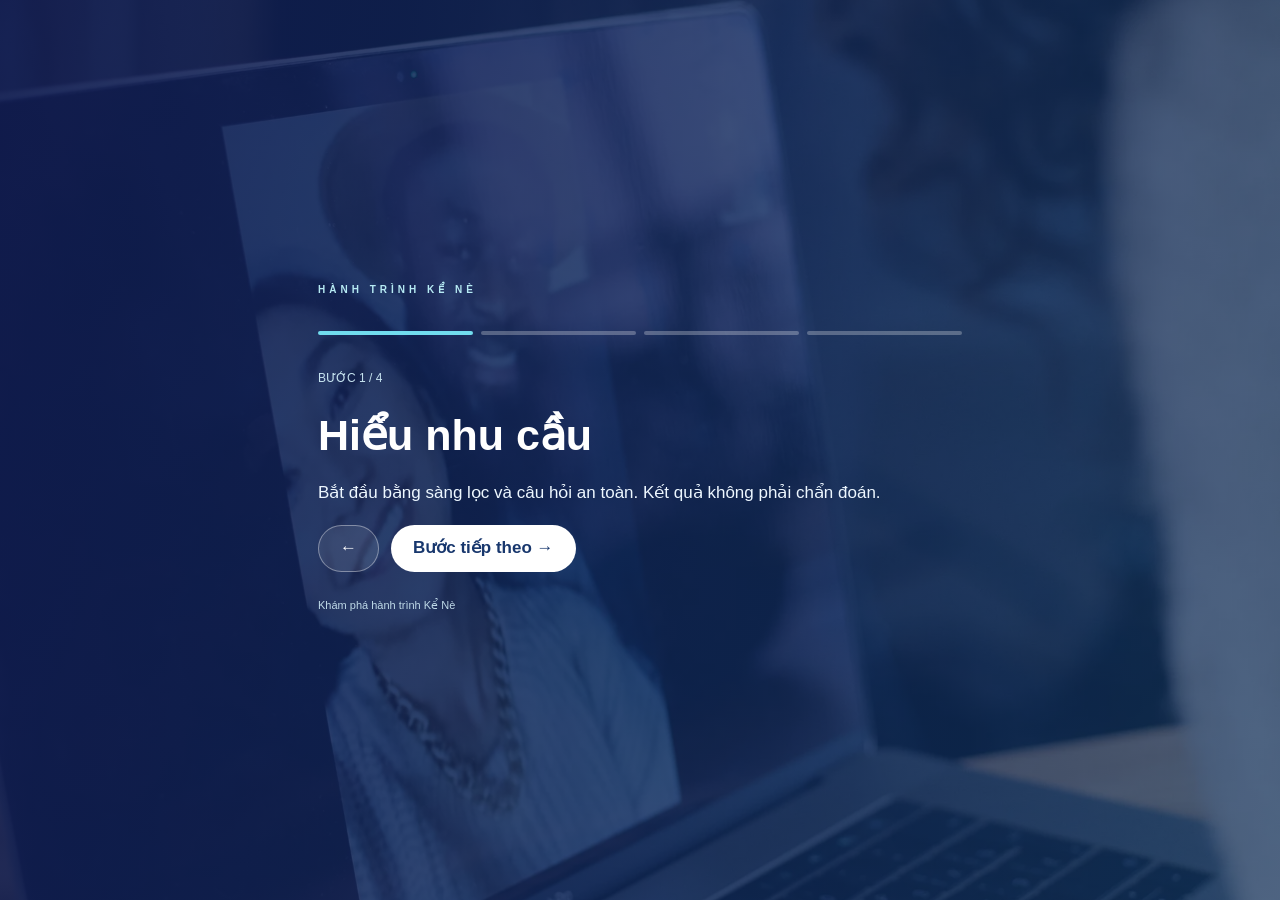
<file: video/kene-intro.html>
<!DOCTYPE html>
<html lang="vi">
<head>
<meta charset="utf-8">
<meta name="viewport" content="width=device-width,initial-scale=1">
<title>Hành trình Kể Nè — Giới thiệu tương tác</title>
<style>
*{box-sizing:border-box}body{margin:0;background:#143367;color:white;font:17px/1.7 "Segoe UI",Arial,sans-serif;min-height:100vh;display:grid;place-items:center;padding:28px}.cover,.shade{position:fixed;inset:0}.cover img{width:100%;height:100%;object-fit:cover}.shade{background:linear-gradient(100deg,#101c50ed,#103866b0)}main{position:relative;z-index:1;max-width:680px;width:100%;padding:18px}.eyebrow{font-size:10px;letter-spacing:4px;font-weight:700;color:#b6eaf3}h1{font-size:clamp(27px,5vw,43px);line-height:1.2;margin:18px 0}p{max-width:580px;color:#edf7ff}.progress{display:flex;gap:8px;margin:28px 0}.dot{height:4px;background:#ffffff45;flex:1;border:0;padding:0;border-radius:8px;cursor:pointer}.dot.active{background:#71dcee}.nav{display:flex;gap:12px;align-items:center}button{font:inherit;border:1px solid #ffffff60;border-radius:30px;padding:8px 21px;background:#ffffff16;color:white;cursor:pointer}button:hover{background:#ffffff30}button:focus-visible{outline:3px solid #6bd9ed;outline-offset:4px}.primary{background:white;color:#18376d;font-weight:700}.primary:hover{background:#edf9ff}.count{font-size:12px;color:#c6e3ef}.note{font-size:11px;color:#bfdae8;margin-top:24px}.message{animation:enter .4s ease both}@keyframes enter{from{opacity:.4;transform:translateY(10px)}to{opacity:1;transform:none}}@media(max-width:480px){body{padding:10px}main{padding:17px}p{font-size:15px}.nav button{font-size:13px;padding:8px 15px}}@media(prefers-reduced-motion:reduce){*{animation:none!important;transition:none!important}}
html.ke-reduced *{animation:none!important;transition:none!important}</style>
</head>
<body>
<picture class="cover"><source id="cover-source" type="image/webp" srcset="../img/photos/v3-online-friends-960.webp 960w, ../img/photos/v3-online-friends-1920.webp 1920w" sizes="100vw"><img id="cover-image" src="../img/photos/v3-online-friends-1920.jpg" alt="Ảnh minh hoạ một không gian lắng nghe"></picture><div class="shade"></div>
<main><span class="eyebrow">HÀNH TRÌNH KỂ NÈ</span><div class="progress" aria-label="Chọn bước giới thiệu"><button class="dot active" data-step="0" aria-label="Bước 1" aria-current="step"></button><button class="dot" data-step="1" aria-label="Bước 2"></button><button class="dot" data-step="2" aria-label="Bước 3"></button><button class="dot" data-step="3" aria-label="Bước 4"></button></div><div id="message" class="message" aria-live="polite"><span class="count" id="number">BƯỚC 1 / 4</span><h1 id="title">Hiểu nhu cầu</h1><p id="text">Bắt đầu bằng sàng lọc và câu hỏi an toàn. Kết quả không phải chẩn đoán.</p></div><div class="nav"><button id="previous" aria-label="Bước trước">←</button><button id="next" class="primary">Bước tiếp theo →</button></div><p class="note">Khám phá hành trình Kể Nè</p></main>
<script>
const items=[['Hiểu nhu cầu','Bắt đầu bằng sàng lọc và câu hỏi an toàn. Kết quả không phải chẩn đoán.','v3-online-friends'],['Chọn người và khung giờ','Xem gợi ý có lý do; tự chọn điều phù hợp.','v3-group-sharing'],['Giữ chỗ và xác nhận','Xem lại thời gian, mức giá và điều kiện trước khi lưu yêu cầu.','v3-journal-modern'],['Đồng hành và nhìn lại','Phiên cá nhân 50 phút, phản hồi và lựa chọn bước tiếp theo.','v3-work-casual']];
try{if(JSON.parse(localStorage.getItem('kene_reduce_motion_v2')))document.documentElement.classList.add('ke-reduced');}catch(_){}
let index=0;
function render(next){index=(next+4)%4;const item=items[index];document.getElementById('title').textContent=item[0];document.getElementById('text').textContent=item[1];document.getElementById('number').textContent='BƯỚC '+(index+1)+' / 4';document.getElementById('cover-source').srcset='../img/photos/'+item[2]+'-960.webp 960w, ../img/photos/'+item[2]+'-1920.webp 1920w';document.getElementById('cover-image').src='../img/photos/'+item[2]+'-1920.jpg';document.querySelectorAll('[data-step]').forEach((b,i)=>{b.classList.toggle('active',i===index);if(i===index)b.setAttribute('aria-current','step');else b.removeAttribute('aria-current');});const old=document.getElementById('message'),fresh=old.cloneNode(true);old.replaceWith(fresh);}
document.getElementById('next').addEventListener('click',()=>render(index+1));document.getElementById('previous').addEventListener('click',()=>render(index-1));document.querySelectorAll('[data-step]').forEach(b=>b.addEventListener('click',()=>render(Number(b.dataset.step))));document.addEventListener('keydown',e=>{if(e.key==='ArrowRight')render(index+1);if(e.key==='ArrowLeft')render(index-1);});
</script>
</body>
</html>
</file>
<file: css/fonts.css>
@font-face {
  font-family: 'Dancing Script';
  font-style: normal;
  font-weight: 700;
  font-display: swap;
  src: url(../fonts/font-0.ttf) format('truetype');
}
@font-face {
  font-family: 'Inter';
  font-style: normal;
  font-weight: 300;
  font-display: swap;
  src: url(../fonts/font-1.ttf) format('truetype');
}
@font-face {
  font-family: 'Inter';
  font-style: normal;
  font-weight: 400;
  font-display: swap;
  src: url(../fonts/font-2.ttf) format('truetype');
}
@font-face {
  font-family: 'Inter';
  font-style: normal;
  font-weight: 600;
  font-display: swap;
  src: url(../fonts/font-3.ttf) format('truetype');
}
@font-face {
  font-family: 'Playfair Display';
  font-style: normal;
  font-weight: 700;
  font-display: swap;
  src: url(../fonts/font-4.ttf) format('truetype');
}
@font-face {
  font-family: 'Playfair Display';
  font-style: normal;
  font-weight: 900;
  font-display: swap;
  src: url(../fonts/font-5.ttf) format('truetype');
}
</file>
<file: css_trangchu.css>
:root {
    --primary-blue:    #0077b6;     
    --dark-blue:       #1a1f6e;     
    --accent-red:      #ff4d4d;     
    --teal-light:      #00b4d8;     
    --gradient-brand:  linear-gradient(135deg, #1a1f6e 0%, #0077b6 55%, #00b4d8 100%);
    --bg-light:        #f0f4f8;     
    --text-dark:       #1a1f6e;     
    --text-muted:      #6c757d;     
    --white:           #ffffff;
}



body {
    font-family: 'Segoe UI', Roboto, Helvetica, Arial, sans-serif;
    color: var(--text-dark);
    background-color: var(--white);
    overflow-x: hidden;
}


.text-primary { color: var(--primary-blue) !important; }
.btn-primary  { background-color: var(--primary-blue) !important; border-color: var(--primary-blue) !important; }
.btn-primary:hover { background-color: var(--dark-blue) !important; }



.header-search {
    background-color: #f1f3f5;
    border-radius: 24px;
    border: 1px solid #e0e0e0;
    transition: 0.3s;
    max-width: 260px;
    width: 100%;
}
.header-search:focus-within {
    background-color: var(--white);
    border-color: var(--teal-light);
    box-shadow: 0 0 0 4px rgba(0, 180, 216, 0.15);
}


.navbar-nav {
    display: flex;
    align-items: center;
    flex-direction: row;
}
.navbar-nav .nav-item,
.navbar-nav .nav-link {
    display: flex;
    align-items: center;
    padding-left: 12px !important;
    padding-right: 12px !important;
    white-space: nowrap;
}


.header-text {
    font-size: 13px !important;
    font-weight: 500;
    color: #495057 !important;
}
.header-text:hover { color: var(--primary-blue) !important; }


.small-text {
    font-size: 13px !important;
    color: #555 !important;
    font-weight: 500;
}
.small-text:hover { color: var(--primary-blue) !important; }


.border-left {
    border-left: 1px solid #e0e0e0 !important;
    height: 30px;
    display: flex;
    align-items: center;
}


.fa-shopping-cart {
    font-size: 18px;
    color: #1a1f6e;
    margin-right: 5px;
}


.fa-user-circle {
    font-size: 30px;
    color: #90caf9;
    margin-left: 15px;
    cursor: pointer;
    transition: 0.3s;
}
.fa-user-circle:hover { color: var(--teal-light); }



.btn-login {
    background: var(--gradient-brand) !important;
    color: #ffffff !important;
    font-size: 14px !important;
    font-weight: 700 !important;
    padding: 8px 25px !important;
    border-radius: 20px !important;
    white-space: nowrap !important;
    min-width: 130px;
    display: inline-flex !important;
    align-items: center;
    justify-content: center;
    border: none !important;
    transition: 0.3s ease-in-out;
}
.btn-login:hover {
    background: linear-gradient(135deg, #0d1254 0%, #005f99 55%, #0096c7 100%) !important;
    box-shadow: 0 4px 14px rgba(0, 119, 182, 0.35);
    text-decoration: none !important;
}


.auth-buttons {
    display: flex;
    align-items: center;
    padding-left: 15px;
    margin-left: 10px;
    border-left: 1px solid #dee2e6;
    height: 30px;
}
.auth-buttons-wrapper {
    display: flex;
    align-items: center;
    border-left: 1px solid #eee;
    margin-left: 15px;
    padding-left: 15px;
}



.sub-nav .nav-link {
    position: relative;
    z-index: 1;
    font-size: 14px;
    font-weight: 600;
    color: var(--text-dark);
    padding: 15px 20px !important;
    display: inline-flex;
    align-items: center;
    justify-content: center;
}
.sub-nav .nav-link:hover {
    color: var(--primary-blue) !important;
    background-color: rgba(0, 119, 182, 0.06);
}


.sub-nav .nav-link::before {
    content: '';
    position: absolute;
    top: 0; left: 0;
    width: 100%; height: 100%;
    background: url('img/scene-care.svg') no-repeat center center;
    background-size: 100% 100%;
    filter: none;
    opacity: 0;
    transform: scale(1.4) translateX(10px);
    transition: transform 0.35s cubic-bezier(0.25, 0.46, 0.45, 0.94),
                opacity 0.3s ease-out;
    z-index: -1;
    pointer-events: none;
}
.sub-nav .nav-link:hover::before {
    opacity: 0.9;
    transform: scale(1) translateX(0);
}
.sub-voucher-link:hover::before {
    filter: brightness(1.1);
    opacity: 1;
}



#keneHeroCarousel {
    height: 600px;
    position: relative;
    overflow: hidden;
}
.hero-slide-bg {
    height: 600px;
    background-size: cover;
    background-position: center;
    transition: transform 5s ease;
}
.carousel-item-next.carousel-item-left .hero-slide-bg,
.carousel-item-prev.carousel-item-right .hero-slide-bg,
.carousel-item.active .hero-slide-bg {
    transform: scale(1.1);
}


.carousel-caption-custom {
    position: absolute;
    top: 50%; left: 50%;
    transform: translate(-50%, -50%);
    width: 100%;
    z-index: 10;
}


.carousel-control-prev,
.carousel-control-next {
    width: 44px !important;
    z-index: 20 !important;
    cursor: pointer;
    opacity: 0.8;
}
.carousel-control-prev-icon,
.carousel-control-next-icon {
    width: 40px;
    height: 40px;
    background-size: 100% 100%;
}


.carousel-fade .carousel-item {
    opacity: 0;
    transition-duration: 0.8s;
    transition-property: opacity;
}
.carousel-fade .carousel-item.active,
.carousel-fade .carousel-item-next.carousel-item-left,
.carousel-fade .carousel-item-prev.carousel-item-right {
    opacity: 1;
}


.hero-section h1 {
    white-space: normal;
    word-break: keep-all;
}
.brand-name { white-space: nowrap; }


.main-search-box {
    border-radius: 16px !important;
}
.main-search-box .btn-primary {
    background: var(--gradient-brand) !important;
    color: #ffffff !important;
    font-size: 14px !important;
    font-weight: 700 !important;
    padding: 8px 25px !important;
    border-radius: 20px !important;
    min-width: 130px;
    border: none !important;
    display: inline-flex !important;
    align-items: center;
    justify-content: center;
    transition: 0.3s ease-in-out !important;
    height: auto !important;
}
.main-search-box .btn-primary:hover {
    background: linear-gradient(135deg, #0d1254 0%, #005f99 55%, #0096c7 100%) !important;
    box-shadow: 0 4px 14px rgba(0, 119, 182, 0.35);
    transform: translateY(-2px);
    text-decoration: none !important;
}



.cate-item {
    text-decoration: none !important;
    color: var(--text-dark);
    display: flex;
    flex-direction: column;
    align-items: center;
    transition: all 0.3s ease;
    padding: 15px;
    border-radius: 12px;
}
.cate-item img {
    width: 80px;
    height: 80px;
    object-fit: contain;
    margin-bottom: 12px;
    filter: drop-shadow(0 4px 8px rgba(0, 119, 182, 0.2));
    transition: transform 0.3s ease;
}
.cate-item:hover {
    background-color: rgba(0, 119, 182, 0.05);
    transform: translateY(-8px);
    color: var(--primary-blue) !important;
}
.cate-item:hover img { transform: scale(1.15); }
.cate-item p {
    font-size: 15px !important;
    margin-bottom: 0;
    white-space: nowrap;
}


.ferris-wheel-spin { transform-origin: 32px 32px; }
[data-cate="park"]:hover .ferris-wheel-spin {
    animation: ferris-spin 3s linear infinite;
}
@keyframes ferris-spin {
    from { transform: rotate(0deg); }
    to   { transform: rotate(360deg); }
}



.product-card {
    border-radius: 12px !important;
    overflow: hidden;
    transition: all 0.3s cubic-bezier(0.165, 0.84, 0.44, 1);
}
.product-card:hover {
    transform: translateY(-10px);
    box-shadow: 0 15px 30px rgba(0, 119, 182, 0.15) !important;
}
.product-card .card-img-top {
    height: 180px;
    object-fit: cover;
}
.product-card .card-title {
    font-size: 15px;
    height: 44px;
    overflow: hidden;
    display: -webkit-box;
    -webkit-line-clamp: 2;
    -webkit-box-orient: vertical;
    line-height: 1.4;
}

.product-card .text-danger {
    color: var(--accent-red) !important;
    font-size: 18px;
}



.search-bar-modern {
    transition: 0.3s;
    border: 1px solid transparent;
}
.search-bar-modern:focus-within {
    border-color: var(--teal-light);
    box-shadow: 0 0 0 4px rgba(0, 180, 216, 0.15) !important;
}
.search-bar-modern input::placeholder { color: #999; }
.search-bar-modern .btn-primary {
    background-color: var(--accent-red) !important;
    transition: 0.2s ease-in-out;
}
.search-bar-modern .btn-primary:hover {
    filter: brightness(1.1);
    transform: scale(1.02);
}


.btn-discover {
    background: var(--gradient-brand) !important;
    color: #ffffff !important;
    border: none !important;
    border-radius: 10px !important;
    padding: 10px 35px !important;
    font-weight: 700 !important;
    transition: 0.3s ease-in-out;
    white-space: nowrap;
}
.btn-discover:hover {
    background: linear-gradient(135deg, #0d1254 0%, #005f99 55%, #0096c7 100%) !important;
    box-shadow: 0 4px 14px rgba(0, 119, 182, 0.35);
}


.dropdown-menu .dropdown-item {
    font-size: 14px;
    font-weight: 500;
    padding: 10px 20px;
    color: #1a1f6e;
}
.dropdown-menu .dropdown-item:hover {
    background-color: rgba(0, 119, 182, 0.1);
    color: var(--primary-blue);
}
.dropdown-toggle::after {
    display: inline-block;
    margin-left: 0.5em;
    vertical-align: 0.255em;
    content: "";
    border-top: 0.3em solid;
    border-right: 0.3em solid transparent;
    border-bottom: 0;
    border-left: 0.3em solid transparent;
}



.promo-banner-box {
    width: 100%;
    height: 180px;
    background-size: cover;
    background-position: center;
    background-repeat: no-repeat;
    border-radius: 16px;
    position: relative;
    overflow: hidden;
    transition: all 0.4s ease;
    box-shadow: 0 6px 18px rgba(0,0,0,0.1);
    cursor: pointer;
}
.promo-banner-box:hover {
    transform: translateY(-6px);
    box-shadow: 0 12px 30px rgba(0, 119, 182, 0.2);
}


.btn-mini-xem-them {
    position: absolute;
    bottom: 16px;
    left: 16px;
    background-color: #ffffff !important;
    color: #1a1f6e !important;
    font-size: 13px !important;
    font-weight: 700 !important;
    padding: 7px 20px !important;
    border-radius: 30px !important;
    border: none !important;
    text-decoration: none !important;
    box-shadow: 0 3px 8px rgba(0,0,0,0.2);
    z-index: 5;
    display: inline-block;
}
.btn-mini-xem-them:hover {
    background-color: var(--primary-blue) !important;
    color: #ffffff !important;
}



.recent-card {
    border-radius: 12px;
    overflow: hidden;
    transition: all 0.3s ease;
    cursor: pointer;
}
.recent-card:hover {
    transform: translateY(-6px);
    box-shadow: 0 10px 24px rgba(0, 119, 182, 0.15);
}
.recent-card-img {
    width: 100%;
    height: 160px;
    object-fit: cover;
    border-radius: 12px;
    display: block;
}
.recent-card-title {
    font-size: 14px;
    font-weight: 500;
    color: var(--text-dark);
    line-height: 1.4;
    display: -webkit-box;
    -webkit-line-clamp: 2;
    -webkit-box-orient: vertical;
    overflow: hidden;
}

#section-xem-gan-day .kene-scroll-wrapper {
    
}


.recent-placeholder { border-radius: 12px; overflow: hidden; cursor: default; }
.recent-placeholder-img {
    width: 100%;
    height: 160px;
    background-color: #f0f4f8;
    border-radius: 12px;
    border: 2px dashed #d0d8e4;
    display: flex;
    align-items: center;
    justify-content: center;
    color: #c0ccd8;
    font-size: 32px;
}
.recent-placeholder-text {
    font-size: 13px;
    color: #adb5bd;
    margin-top: 8px;
    margin-bottom: 0;
    line-height: 1.5;
    min-height: 20px;
}



.dest-scroll-container {
    display: flex;
    overflow-x: hidden;
    scroll-behavior: smooth;
    gap: 15px;
    padding: 10px 0;
    flex: 1;
    min-width: 0;
}
.dest-scroll-container::-webkit-scrollbar { display: none; }

.dest-item {
    flex: 0 0 calc((100% - (15px * 4)) / 5);
    min-width: calc((100% - (15px * 4)) / 5);
}
.dest-card {
    position: relative;
    display: block;
    height: 320px;
    border-radius: 16px;
    overflow: hidden;
    text-decoration: none !important;
}
.dest-img {
    width: 100%;
    height: 100%;
    object-fit: cover;
    transition: 0.5s ease;
}
.dest-card:hover .dest-img { transform: scale(1.1); }
.dest-overlay {
    position: absolute;
    bottom: 0; left: 0;
    width: 100%;
    padding: 25px 15px 15px;
    background: linear-gradient(to top, rgba(0,0,0,0.85) 0%, transparent 100%);
    color: #fff;
}
.dest-overlay h6 { font-size: 14px; margin-bottom: 2px; }
.dest-overlay small { font-size: 11px; opacity: 0.8; }



.sidebar-locations-navy {
    background-color: #1a1f6e !important;
    min-height: 800px;
}
.location-item {
    background: transparent !important;
    color: #ffffff !important;
    padding: 15px 25px !important;
    border-bottom: 1px solid rgba(255,255,255,0.1) !important;
    font-size: 16px;
    font-weight: 500;
    transition: 0.3s;
    text-decoration: none !important;
}
.location-item:hover,
.location-item.active {
    background-color: #0077b6 !important;
    color: #ffffff !important;
}
.content-tickets-teal { background-color: #0077b6 !important; }
.ticket-mini-card { border-radius: 8px; overflow: hidden; transition: 0.3s; }
.ticket-mini-card:hover {
    transform: translateY(-5px);
    box-shadow: 0 5px 15px rgba(0,0,0,0.2);
}
.placeholder-img-ticket {
    height: 150px;
    background: #e9ecef;
    display: flex;
    align-items: center;
    justify-content: center;
    color: #999;
    font-size: 14px;
}



.kene-location-row {
    display: flex;
    margin-bottom: 30px;
    background: #fff;
    border-radius: 12px;
    overflow: hidden;
    height: 250px;
    box-shadow: 0 4px 15px rgba(0,0,0,0.1);
}
.location-sidebar-vertical {
    width: 140px;
    min-width: 140px;
    position: relative;
    background: var(--dark-blue);
}
.location-sidebar-vertical img {
    width: 100%; height: 100%;
    object-fit: cover;
    opacity: 0.6;
}
.location-sidebar-vertical .city-name-vertical {
    position: absolute;
    top: 50%; left: 50%;
    transform: translate(-50%, -50%) rotate(-90deg);
    color: #fff;
    font-weight: 900;
    font-size: 1.6rem;
    white-space: nowrap;
    text-transform: uppercase;
    letter-spacing: 3px;
    width: 250px;
    text-align: center;
}


.services-scroll-horizontal {
    flex: 1;
    display: flex;
    overflow-x: auto;
    padding: 15px;
    gap: 15px;
    background: #f8f9fa;
    align-items: center;
}
.services-scroll-horizontal::-webkit-scrollbar { height: 6px; }
.services-scroll-horizontal::-webkit-scrollbar-thumb {
    background: var(--primary-blue);
    border-radius: 10px;
}

.service-item-card {
    min-width: 200px;
    max-width: 200px;
    background: #fff;
    border: 1px solid #eee;
    border-radius: 10px;
    overflow: hidden;
    height: 100%;
    transition: 0.3s;
}
.service-item-card:hover { transform: translateY(-5px); }
.service-item-card img { width: 100%; height: 120px; object-fit: cover; }
.service-item-info { padding: 10px; }
.service-item-info h6 {
    font-size: 13px;
    font-weight: 700;
    margin-bottom: 5px;
    color: var(--dark-blue);
    display: -webkit-box;
    -webkit-line-clamp: 2;
    -webkit-box-orient: vertical;
    overflow: hidden;
    height: 36px;
}
.service-item-info .price-tag {
    color: var(--accent-red);
    font-weight: 800;
    font-size: 14px;
}



.view-all-link {
    color: #0077b6 !important;
    font-weight: 700 !important;
    font-size: 15px;
    text-decoration: none !important;
    display: flex;
    align-items: center;
    transition: 0.2s;
}
.view-all-link:hover {
    color: #1a1f6e !important;
    opacity: 0.8;
}





.kene-scroll-wrapper,
.blog-scroll-wrapper,
.dest-scroll-wrapper,
.hoat-dong-scroll-wrapper {
    display: flex;
    align-items: center;    
    width: 100%;
    gap: 12px;              
    overflow: visible;      
}


.kene-scroll-wrapper > .row,
.kene-scroll-wrapper > .section-hscroll,
.kene-scroll-wrapper > #uu-dai-row,
.kene-scroll-wrapper > #scroll-xem-gan-day,
.blog-scroll-wrapper > .blog-cards-row,
.blog-scroll-wrapper > .blog-home-row,   
.dest-scroll-wrapper > .dest-scroll-container,
.hoat-dong-scroll-wrapper > .hoat-dong-scroll-row {
    flex: 1;
    min-width: 0;  
}


.nav-arrow-btn {
    
    flex-shrink: 0;
    width: 42px;
    height: 42px;
    background: linear-gradient(135deg, #1a1f6e, #0077b6) !important;
    border: none !important;
    border-radius: 50%;
    box-shadow: 0 4px 14px rgba(26, 31, 110, 0.28);
    display: flex;
    align-items: center;
    justify-content: center;
    color: #fff !important;
    font-size: 14px;
    cursor: pointer;
    transition: box-shadow 0.25s ease, transform 0.25s ease;
    
}
.nav-arrow-btn:hover {
    background: linear-gradient(135deg, #0d1254, #005f99) !important;
    box-shadow: 0 6px 20px rgba(0, 119, 182, 0.45);
    transform: scale(1.1);
}





.section-hscroll {
    display: flex !important;
    flex-wrap: nowrap !important;
    overflow-x: auto !important;
    scroll-behavior: smooth;
    gap: 15px;
    padding: 10px 0;
    scrollbar-width: none;
}
.section-hscroll::-webkit-scrollbar { display: none; }


.blog-cards-row {
    display: flex;
    overflow-x: auto;
    scroll-behavior: smooth;
    gap: 20px;
    padding: 10px 0;
    scrollbar-width: none;
    flex: 1;
    min-width: 0;
}
.blog-cards-row::-webkit-scrollbar { display: none; }


.hoat-dong-scroll-row {
    display: flex;
    overflow-x: auto;
    scroll-behavior: smooth;
    gap: 20px;
    padding: 10px 0;
    flex-wrap: nowrap;
    scrollbar-width: none;
    flex: 1;
    min-width: 0;
}
.hoat-dong-scroll-row::-webkit-scrollbar { display: none; }
.hoat-dong-scroll-row > .col-md-3 {
    flex: 0 0 calc(25% - 16px);
    min-width: 240px;
    max-width: 280px;
}


.horizontal-scroll-content,
.horizontal-scroll-fix {
    display: flex;
    overflow-x: auto;
    scroll-behavior: smooth;
    gap: 15px;
    padding: 10px 5px;
    width: 100%;
    scrollbar-width: none;
}
.horizontal-scroll-content::-webkit-scrollbar,
.horizontal-scroll-fix::-webkit-scrollbar { display: none; }



.cate-item-mini {
    flex: 0 0 calc(100% / 3.2);
    min-width: 120px;
    text-align: center;
    padding: 15px;
    background: #fff;
    border-radius: 12px;
    transition: 0.3s;
    text-decoration: none !important;
    color: var(--text-dark);
}
.cate-item-mini:hover { background: #f0f7ff; transform: translateY(-5px); }



.app-promo-box {
    background: var(--gradient-brand);
    box-shadow: 0 10px 25px rgba(26, 31, 110, 0.25);
}
.app-promo-box .btn-dark {
    background-color: #1a1f6e;
    border: none;
}



.hero-voucher-wrapper {
    position: relative;
    background: #ffffff;
    overflow: visible;
}
.hero-voucher-section {
    padding: 40px 0 50px;
    position: relative;
    z-index: 2;
    background: #ffffff;
}
.hero-voucher-title {
    font-size: 1.4rem;
    letter-spacing: 0.5px;
    color: #1a1f6e !important;
    text-shadow: none;
}
.hero-voucher-section .promo-banner-box {
    box-shadow: 0 4px 16px rgba(0, 119, 182, 0.15) !important;
    border: none;
    background-color: #ffffff;
}


.hero-quick-btns {
    display: flex;
    gap: 16px;
    flex-wrap: wrap;
}
.hero-quick-btn {
    display: inline-flex;
    align-items: center;
    gap: 10px;
    background: linear-gradient(135deg, #1a1f6e, #0077b6);
    border: none;
    color: #fff !important;
    text-decoration: none !important;
    padding: 12px 22px;
    border-radius: 50px;
    font-weight: 700;
    font-size: 14px;
    transition: all 0.3s cubic-bezier(0.34, 1.56, 0.64, 1);
    box-shadow: 0 4px 18px rgba(26,31,110,0.25);
    white-space: nowrap;
}
.hero-quick-btn:hover {
    background: linear-gradient(135deg, #0d1254, #005f99);
    transform: translateY(-4px) scale(1.04);
    box-shadow: 0 10px 28px rgba(26,31,110,0.35);
    color: #fff !important;
}
.hero-quick-btn--voucher {
    background: linear-gradient(135deg, rgba(255,77,77,0.75), rgba(255,154,60,0.75));
}
.hero-quick-btn--voucher:hover {
    background: linear-gradient(135deg, rgba(255,77,77,0.95), rgba(255,154,60,0.95));
}
.hero-quick-icon { font-size: 20px; line-height: 1; }
.hero-quick-label { letter-spacing: 0.3px; }
.hero-quick-arrow { font-size: 11px; opacity: 0.75; margin-left: 4px; }



.kene-footer {
    position: relative;
    background: #06091f;
    overflow: hidden;
    color: #c8d6e8;
}
.footer-bg-layer {
    position: absolute;
    inset: 0;
    background:
        radial-gradient(ellipse 80% 60% at 10% 20%, rgba(0,119,182,0.18) 0%, transparent 60%),
        radial-gradient(ellipse 60% 50% at 90% 80%, rgba(26,31,110,0.25) 0%, transparent 60%);
    pointer-events: none;
}
.kene-footer::before {
    content: '';
    position: absolute;
    top: 0; left: 0; right: 0;
    height: 3px;
    background: linear-gradient(90deg, #1a1f6e, #0077b6, #00b4d8, #0077b6, #1a1f6e);
}


.footer-brand { display: flex; align-items: center; gap: 12px; }
.footer-logo { border-radius: 8px; filter: drop-shadow(0 2px 8px rgba(0,180,216,0.4)); }
.footer-brand-name {
    font-size: 1.6rem;
    font-weight: 900;
    letter-spacing: 2px;
    background: linear-gradient(135deg, #00b4d8, #fff);
    -webkit-background-clip: text;
    -webkit-text-fill-color: transparent;
    background-clip: text;
}
.footer-desc { font-size: 13.5px; line-height: 1.75; color: #8da3bb; margin-bottom: 18px; }
.footer-tags { display: flex; flex-wrap: wrap; gap: 8px; }
.footer-tag {
    background: rgba(0,119,182,0.18);
    border: 1px solid rgba(0,180,216,0.25);
    color: #7ecde8;
    font-size: 12px;
    font-weight: 600;
    padding: 4px 13px;
    border-radius: 20px;
}


.footer-heading {
    font-size: 13px;
    font-weight: 800;
    letter-spacing: 1px;
    color: #ffffff;
    text-transform: uppercase;
    margin-bottom: 18px;
    position: relative;
    padding-bottom: 10px;
}
.footer-heading::after {
    content: '';
    position: absolute;
    bottom: 0; left: 0;
    width: 36px; height: 2px;
    background: linear-gradient(90deg, #0077b6, #00b4d8);
    border-radius: 2px;
}


.footer-contact-list { list-style: none; padding: 0; margin-bottom: 16px; }
.footer-contact-list li {
    display: flex; gap: 10px;
    align-items: flex-start;
    margin-bottom: 12px;
    font-size: 13px;
    color: #8da3bb;
    line-height: 1.5;
}
.footer-contact-icon { color: #00b4d8; margin-top: 2px; flex-shrink: 0; font-size: 13px; }


.footer-map-wrap {
    border-radius: 12px;
    overflow: hidden;
    border: 1px solid rgba(0,180,216,0.2);
    box-shadow: 0 4px 20px rgba(0,0,0,0.3);
}


.footer-connect-desc { font-size: 13px; color: #8da3bb; margin-bottom: 16px; line-height: 1.6; }
.footer-socials { display: grid; grid-template-columns: 1fr 1fr; gap: 10px; }
.footer-social-btn {
    display: flex; align-items: center; gap: 10px;
    padding: 10px 16px;
    border-radius: 10px;
    font-size: 13px; font-weight: 700;
    text-decoration: none !important;
    transition: all 0.25s ease;
    border: 1px solid rgba(255,255,255,0.08);
    color: #fff !important;
}
.footer-social-btn:hover { transform: translateY(-3px); box-shadow: 0 6px 20px rgba(0,0,0,0.35); }
.footer-social-ico {
    width: 30px; height: 30px;
    display: flex; align-items: center; justify-content: center;
    border-radius: 8px;
    background: rgba(255,255,255,0.12);
    font-size: 14px;
    flex-shrink: 0;
}
.footer-social-zalo         { background: rgba(0,104,255,0.18); border-color: rgba(0,104,255,0.3); }
.footer-social-zalo:hover   { background: rgba(0,104,255,0.35); }
.footer-social-facebook         { background: rgba(24,119,242,0.18); border-color: rgba(24,119,242,0.3); }
.footer-social-facebook:hover   { background: rgba(24,119,242,0.35); }
.footer-social-instagram         { background: rgba(225,48,108,0.18); border-color: rgba(225,48,108,0.3); }
.footer-social-instagram:hover   { background: rgba(225,48,108,0.35); }
.footer-social-tiktok         { background: rgba(0,0,0,0.3); border-color: rgba(255,255,255,0.15); }
.footer-social-tiktok:hover   { background: rgba(254,44,85,0.25); }


.footer-nl-label { font-size: 12px; font-weight: 700; color: #7ecde8; margin-bottom: 8px; }
.footer-nl-row { display: flex; gap: 8px; }
.footer-nl-input {
    flex: 1;
    background: rgba(255,255,255,0.07);
    border: 1px solid rgba(255,255,255,0.15);
    border-radius: 8px;
    padding: 9px 14px;
    font-size: 13px;
    color: #fff;
    outline: none;
    transition: 0.2s;
}
.footer-nl-input::placeholder { color: #5a7390; }
.footer-nl-input:focus {
    border-color: rgba(0,180,216,0.5);
    background: rgba(255,255,255,0.11);
}
.footer-nl-btn {
    background: linear-gradient(135deg, #0077b6, #00b4d8);
    border: none; border-radius: 8px;
    padding: 9px 18px;
    font-size: 13px; font-weight: 700;
    color: #fff;
    cursor: pointer !important;
    transition: 0.25s;
    white-space: nowrap;
}
.footer-nl-btn:hover {
    background: linear-gradient(135deg, #005f99, #0096c7);
    transform: translateY(-2px);
    box-shadow: 0 4px 14px rgba(0,180,216,0.4);
}


.footer-divider {
    height: 1px;
    background: linear-gradient(90deg, transparent, rgba(0,180,216,0.3), rgba(255,255,255,0.1), rgba(0,180,216,0.3), transparent);
    margin: 0;
}


.footer-copy { font-size: 13px; color: #5a7390; }
.footer-copy strong { color: #7ecde8; }
.footer-bottom-links { display: flex; gap: 10px; align-items: center; font-size: 12px; }
.footer-bottom-links a { color: #5a7390 !important; text-decoration: none !important; transition: 0.2s; }
.footer-bottom-links a:hover { color: #00b4d8 !important; }
.footer-bottom-links span { color: #2a3a50; }


footer a { text-decoration: none !important; transition: 0.2s; }
footer a:hover { color: var(--teal-light) !important; padding-left: 3px; }
footer h6 { letter-spacing: 0.5px; color: #000; }






.kene-about-section {
    position: relative;
    padding: 100px 0 60px;
    overflow: hidden;
    background: transparent;
}


.about-logo-wrap {
    margin-bottom: 24px;
    opacity: 0;
    transform: translateY(-20px) scale(0.8);
    transition: opacity 0.7s ease, transform 0.7s cubic-bezier(0.34,1.56,0.64,1);
}
.about-logo-wrap.visible { opacity: 1; transform: translateY(0) scale(1); }
.about-logo-img {
    width: 80px; height: 80px;
    border-radius: 20px;
    object-fit: cover;
    box-shadow: 0 8px 30px rgba(0,119,182,0.3);
    border: 3px solid rgba(0,180,216,0.4);
    animation: logo-float 4s ease-in-out infinite;
}
@keyframes logo-float {
    0%,100% { transform: translateY(0) rotate(-2deg); }
    50%      { transform: translateY(-8px) rotate(2deg); }
}


.about-title-wrap {
    position: relative;
    text-align: center;
    margin-bottom: 80px;
    padding: 40px 0;
    cursor: default;
    z-index: 3;
}
.about-eyebrow {
    font-size: 11px;
    font-weight: 800;
    letter-spacing: 6px;
    color: var(--primary-blue);
    margin-bottom: 16px;
    opacity: 0;
    transform: translateY(20px);
    transition: opacity 0.6s ease, transform 0.6s ease;
}
.about-eyebrow.visible { opacity: 1; transform: translateY(0); }
.about-headline {
    font-size: clamp(52px, 8vw, 110px);
    font-weight: 900;
    color: var(--dark-blue);
    line-height: 1;
    letter-spacing: -2px;
    margin: 0 0 20px;
    display: flex;
    justify-content: center;
    gap: 0.25em;
    flex-wrap: wrap;
}
.split-word {
    display: inline-block;
    opacity: 0;
    transform: translateY(80px) rotate(6deg);
    transition: opacity 0.7s cubic-bezier(0.23,1,0.32,1), transform 0.7s cubic-bezier(0.23,1,0.32,1);
}
.split-word.visible { opacity: 1; transform: translateY(0) rotate(0deg); }
.split-word:nth-child(1) { transition-delay: 0.10s; }
.split-word:nth-child(2) { transition-delay: 0.22s; }
.split-word:nth-child(3) { transition-delay: 0.34s; }
.about-brand-word {
    background: var(--gradient-brand);
    -webkit-background-clip: text;
    -webkit-text-fill-color: transparent;
    background-clip: text;
}
.about-sub-line {
    font-size: 16px;
    color: var(--text-muted);
    letter-spacing: 2px;
    opacity: 0;
    transform: translateY(16px);
    transition: opacity 0.6s ease 0.5s, transform 0.6s ease 0.5s;
}
.about-sub-line.visible { opacity: 1; transform: translateY(0); }


.about-body-grid {
    display: grid;
    grid-template-columns: 1fr 1fr;
    gap: 60px;
    align-items: start;
    margin-bottom: 60px;
}
.about-story-col { display: flex; flex-direction: column; gap: 48px; }
.story-block { display: flex; gap: 24px; align-items: flex-start; will-change: transform; }
.story-number {
    font-size: 13px; font-weight: 800; color: var(--primary-blue);
    letter-spacing: 2px; min-width: 36px; padding-top: 4px;
    transition: transform 0.3s ease, color 0.3s ease; cursor: default;
}
.story-number:hover { color: var(--dark-blue); transform: scale(1.2) translateX(4px); }
.story-heading { font-size: 22px; font-weight: 800; color: var(--dark-blue); margin: 0 0 10px; }
.story-body { font-size: 15px; line-height: 1.8; color: var(--text-muted); margin: 0; }


.about-tilt-card {
    position: relative;
    background: linear-gradient(135deg, rgba(26,31,110,0.08) 0%, rgba(0,119,182,0.06) 100%);
    border: 1px solid rgba(0,119,182,0.2);
    border-radius: 24px;
    padding: 40px 36px;
    transform-style: preserve-3d;
    transition: transform 0.1s ease;
    cursor: default;
    overflow: hidden;
}
.tilt-card-glow {
    position: absolute; width: 300px; height: 300px; border-radius: 50%;
    background: radial-gradient(circle, rgba(0,180,216,0.15) 0%, transparent 70%);
    top: -80px; right: -80px; pointer-events: none;
}
.tilt-card-inner { position: relative; z-index: 1; }
.tilt-badge { display:inline-block; font-size:11px; font-weight:700; letter-spacing:3px; color:var(--primary-blue); border:1px solid rgba(0,119,182,0.3); border-radius:20px; padding:4px 14px; margin-bottom:24px; }
.tilt-big-number { font-size:clamp(48px,6vw,72px); font-weight:900; color:var(--dark-blue); line-height:1; letter-spacing:-2px; margin-bottom:6px; }
.tilt-big-label { font-size:14px; color:var(--text-muted); letter-spacing:1px; margin-bottom:28px; }
.tilt-divider { height:1px; background:linear-gradient(90deg,transparent,rgba(0,119,182,0.3),transparent); margin-bottom:24px; }
.tilt-stats-row { display:flex; justify-content:space-between; }
.tilt-stat { display:flex; flex-direction:column; align-items:center; }
.tilt-stat-num { font-size:28px; font-weight:900; color:var(--dark-blue); }
.tilt-stat-label { font-size:11px; color:var(--text-muted); letter-spacing:0.5px; margin-top:2px; }


.about-mini-cards { display:grid; grid-template-columns:1fr 1fr; gap:16px; margin-top:16px; }
.about-mini-card {
    background: rgba(0,119,182,0.04);
    border: 1px solid rgba(0,119,182,0.12);
    border-radius: 16px; padding: 20px;
    display: flex; align-items: center; gap: 14px;
    transition: background 0.3s, border-color 0.3s, transform 0.3s; cursor: default;
}
.about-mini-card:hover { background:rgba(0,119,182,0.1); border-color:rgba(0,119,182,0.3); }
.mini-card-icon { font-size:28px; flex-shrink:0; }
.mini-card-text strong { display:block; font-size:20px; font-weight:900; color:var(--dark-blue); line-height:1; }
.mini-card-text span { font-size:11px; color:var(--text-muted); line-height:1.4; }


.about-marquee-wrap { overflow:hidden; border-top:1px solid rgba(0,0,0,0.06); border-bottom:1px solid rgba(0,0,0,0.06); padding:18px 0; margin-top:20px; }
.about-marquee-track { display:flex; width:max-content; animation:marquee-scroll 22s linear infinite; }
.about-marquee-track span { font-size:13px; font-weight:700; letter-spacing:2px; color:var(--text-muted); padding:0 36px; white-space:nowrap; text-transform:uppercase; transition:color 0.3s; }
.about-marquee-track span:hover { color:var(--primary-blue); }
@keyframes marquee-scroll { from{transform:translateX(0)} to{transform:translateX(-50%)} }

.magnetic-el { transition: transform 0.3s cubic-bezier(0.23,1,0.32,1); }



.journey-section {
    position: relative;
    padding: 100px 0;
    background: #f8faff;
    overflow: hidden;
}
.journey-canvas {
    position: absolute; top: 0; left: 0;
    width: 100%; height: 100%;
    pointer-events: none; z-index: 0;
}
.journey-header { text-align: center; margin-bottom: 64px; position: relative; z-index: 2; }
.journey-eyebrow { font-size:11px; font-weight:800; letter-spacing:6px; color:var(--primary-blue); margin-bottom:16px; display:block; }
.journey-headline {
    font-size: clamp(40px, 6vw, 80px);
    font-weight: 900; color: var(--dark-blue);
    line-height: 1; letter-spacing: -2px;
    display: flex; justify-content: center; gap: 0.2em; flex-wrap: wrap;
    margin-bottom: 20px;
}
.journey-word {
    display: inline-block; opacity: 0;
    transform: translateY(60px) skewY(3deg);
    transition: opacity 0.6s cubic-bezier(0.23,1,0.32,1), transform 0.6s cubic-bezier(0.23,1,0.32,1);
}
.journey-word:nth-child(1){transition-delay:0.05s}
.journey-word:nth-child(2){transition-delay:0.15s}
.journey-word:nth-child(3){transition-delay:0.25s; color:var(--primary-blue)}
.journey-word:nth-child(4){transition-delay:0.35s}
.journey-word:nth-child(5){transition-delay:0.45s}
.journey-word.visible { opacity:1; transform:translateY(0) skewY(0); }
.journey-amp { color: var(--accent-red) !important; }
.journey-sub { font-size:16px; color:var(--text-muted); }

.journey-scroll-outer { overflow: hidden; position: relative; z-index: 2; }
.journey-scroll-track {
    display: flex; 
    gap: 24px;
    transition: transform 0.1s linear; 
    will-change: transform;
}
.journey-card {
    
    flex: 0 0 calc((100% - (3 * 24px)) / 4) !important; 
    display: flex; 
    flex-direction: column;
    background: #fff;
    border-radius: 24px;
    padding: 36px 28px;
    position: relative; 
    overflow: hidden;
    border: 1px solid rgba(0,119,182,0.1);
    box-shadow: 0 4px 24px rgba(0,0,0,0.06);
    transition: transform 0.4s ease, box-shadow 0.4s ease;
    cursor: default;
}
.journey-card:hover { transform: translateY(-12px); box-shadow: 0 20px 50px rgba(0,119,182,0.15); }
.jcard-number {
    position: absolute; top: 20px; right: 24px;
    font-size: 64px; font-weight: 900;
    color: rgba(0,119,182,0.06);
    line-height: 1; letter-spacing: -3px;
    pointer-events: none; user-select: none;
}
.jcard-icon-wrap { position: relative; width: 68px; height: 68px; margin-bottom: 20px; }
.jcard-icon-bg {
    position: absolute; inset: 0;
    background: linear-gradient(135deg, #e8f4fd, #cce8f6);
    border-radius: 18px;
    transition: transform 0.4s ease;
}
.journey-card:hover .jcard-icon-bg { transform: rotate(12deg) scale(1.1); }
.jcard-icon { position: relative; z-index: 1; font-size: 32px; line-height: 68px; display: block; text-align: center; }
.jcard-title { font-size: 20px; font-weight: 800; color: var(--dark-blue); margin-bottom: 12px; }
.jcard-desc { font-size: 14px; color: var(--text-muted); line-height: 1.7; margin-bottom: 20px;flex-grow: 1; }
.jcard-stat {
    display: flex; 
    align-items: center; 
    justify-content: center; 
    gap: 8px;
    padding: 12px 16px;
    background: linear-gradient(135deg,#f0f7ff,#e8f4fd);
    border-radius: 12px;
    min-height: 60px; 
}
.jstat-num { font-size: 28px; font-weight: 900; color: var(--primary-blue); }
.jstat-label { font-size: 13px; color: var(--text-muted); font-weight: 500; }
.jcard-hover-line {
    position: absolute; bottom: 0; left: 0;
    height: 3px; width: 0%;
    background: var(--gradient-brand);
    transition: width 0.4s ease;
    border-radius: 0 0 24px 24px;
}
.journey-card:hover .jcard-hover-line { width: 100%; }
.journey-progress-wrap {
    height: 3px; background: rgba(0,119,182,0.12);
    border-radius: 3px; margin-top: 32px; position: relative; z-index: 2;
}
.journey-progress-bar {
    height: 100%; background: var(--gradient-brand);
    border-radius: 3px; width: 0%; transition: width 0.4s ease;
}
.journey-nav { display: flex; gap: 12px; margin-top: 20px; justify-content: flex-end; position: relative; z-index: 2; }
.journey-nav-btn {
    width: 48px; height: 48px; border-radius: 50%;
    border: 2px solid rgba(0,119,182,0.2);
    background: #fff; color: var(--primary-blue);
    font-size: 16px;
    cursor: pointer !important;
    transition: all 0.3s ease;
    display: flex; align-items: center; justify-content: center;
}
.journey-nav-btn:hover {
    background: var(--gradient-brand); color: #fff;
    border-color: transparent;
    transform: scale(1.08);
    box-shadow: 0 4px 16px rgba(0,119,182,0.3);
}



.vision-section {
    position: relative; padding: 100px 0;
    background: #fff; overflow: hidden;
}
.vision-bg-grid {
    position: absolute; inset: 0;
    background-image: radial-gradient(circle, rgba(0,119,182,0.12) 1px, transparent 1px);
    background-size: 32px 32px;
    pointer-events: none; z-index: 0; opacity: 0.7;
}
.vision-layout {
    display: grid; grid-template-columns: 1fr 1fr;
    gap: 80px; align-items: center;
    position: relative; z-index: 2;
}
.vision-tag { font-size:11px; font-weight:800; letter-spacing:6px; color:var(--primary-blue); margin-bottom:24px; display:block; }
.vision-headline {
    font-size: clamp(44px, 6vw, 88px);
    font-weight: 900; line-height: 1.0;
    letter-spacing: -2px; color: var(--dark-blue);
    margin-bottom: 48px; display: block;
}
.vision-line {
    display: block; opacity: 0; transform: translateX(-40px);
    transition: opacity 0.7s cubic-bezier(0.23,1,0.32,1), transform 0.7s cubic-bezier(0.23,1,0.32,1);
}
.vision-line[data-line="0"] { transition-delay: 0.1s; }
.vision-line[data-line="1"] { transition-delay: 0.25s; }
.vision-line[data-line="2"] { transition-delay: 0.4s; }
.vision-line.visible { opacity:1; transform:translateX(0); }
.vision-gradient-text {
    background: var(--gradient-brand);
    -webkit-background-clip: text;
    -webkit-text-fill-color: transparent;
    background-clip: text;
}
.vision-timeline { position: relative; padding-left: 20px; }
.vision-timeline::before {
    content: '';
    position: absolute; left: 8px; top: 8px; bottom: 8px;
    width: 2px;
    background: linear-gradient(to bottom, var(--primary-blue), var(--teal-light), rgba(0,0,0,0.08));
}
.vtl-item {
    display: flex; gap: 20px; margin-bottom: 32px;
    opacity: 0; transform: translateX(-20px);
    transition: opacity 0.5s ease, transform 0.5s ease;
    position: relative;
}
.vtl-item.visible { opacity:1; transform:translateX(0); }
.vtl-dot {
    width: 16px; height: 16px; border-radius: 50%;
    background: var(--primary-blue);
    border: 3px solid #fff;
    box-shadow: 0 0 0 3px rgba(0,119,182,0.25);
    flex-shrink: 0; margin-top: 4px;
    position: relative; z-index: 1;
    transition: transform 0.3s ease;
}
.vtl-item:hover .vtl-dot { transform: scale(1.4); }
.vtl-dot--gold { background: #f59e0b; box-shadow: 0 0 0 3px rgba(245,158,11,0.3); }
.vtl-year { font-size:13px; font-weight:800; color:var(--primary-blue); margin-bottom:4px; letter-spacing:1px; }
.vtl-year--gold { color: #f59e0b; }
.vtl-text { font-size:14px; color:var(--text-muted); line-height:1.6; }


.vision-right {
    position: relative;      
    display: flex;
    align-items: center;
    justify-content: center;
    min-height: 560px;       
}

.vision-year-panel {
    position: absolute;
    inset: 0;
    z-index: 25;
    display: flex;
    flex-direction: column;
    align-items: flex-start;
    justify-content: center;
    padding: 18px 24px;  
    overflow: visible;   
    
    opacity: 0;
    pointer-events: none;
    transform: translateY(16px);
    transition: opacity 0.4s cubic-bezier(0.23,1,0.32,1),
                transform 0.4s cubic-bezier(0.23,1,0.32,1);
    
    background: rgba(248,250,255,0.96);
    backdrop-filter: blur(14px);
    -webkit-backdrop-filter: blur(14px);
    border-radius: 20px;
    border: 1px solid rgba(0,119,182,0.1);
    box-shadow: 0 8px 40px rgba(0,119,182,0.12);
    text-align: left;
}


.vision-year-panel.panel-visible {
    opacity: 1;
    pointer-events: auto;
    transform: translateY(0);
}


.vyp-year-big {
    font-size: 52px; font-weight: 900; line-height: 1; 
    background: linear-gradient(135deg, #1a1f6e, #0077b6, #00b4d8);
    -webkit-background-clip: text;
    -webkit-text-fill-color: transparent;
    background-clip: text;
    margin-bottom: 6px; letter-spacing: -3px;
    opacity: 0; transform: translateY(-10px) scale(0.92);
    transition: opacity 0.38s ease 0.02s, transform 0.38s cubic-bezier(0.34,1.2,0.64,1) 0.02s;
}
.vision-year-panel.panel-visible .vyp-year-big { opacity:1; transform:translateY(0) scale(1); }

.vyp-badge {
    display: inline-block;
    background: rgba(0,119,182,0.08);
    border: 1px solid rgba(0,119,182,0.22);
    border-radius: 20px;
    padding: 4px 14px; font-size: 10px; font-weight: 800;
    color: var(--primary-blue); margin-bottom: 10px;
    letter-spacing: 1.5px; text-transform: uppercase;
    opacity: 0; transform: translateX(-8px);
    transition: opacity 0.32s ease 0.07s, transform 0.32s ease 0.07s;
}
.vision-year-panel.panel-visible .vyp-badge { opacity:1; transform:translateX(0); }

.vyp-title {
    font-size: 16px; font-weight: 800; color: var(--dark-blue);
    margin-bottom: 8px;
    padding-left: 12px;
    border-left: 3px solid var(--primary-blue);
    opacity: 0; transform: translateX(-10px);
    transition: opacity 0.35s ease 0.1s, transform 0.35s ease 0.1s;
}
.vision-year-panel.panel-visible .vyp-title { opacity:1; transform:translateX(0); }

.vyp-desc {
    font-size: 12px; color: #5a6a7e; line-height: 1.65;
    margin-bottom: 8px;
    opacity: 0; transform: translateY(6px);
    transition: opacity 0.35s ease 0.13s, transform 0.35s ease 0.13s;
}
.vision-year-panel.panel-visible .vyp-desc { opacity:1; transform:translateY(0); }

.vyp-milestones {
    display: flex; flex-direction: column; gap: 4px;
    margin: 4px 0 8px;
    opacity: 0; transform: translateX(-10px);
    transition: opacity 0.4s ease 0.16s, transform 0.4s ease 0.16s;
}
.vision-year-panel.panel-visible .vyp-milestones { opacity:1; transform:translateX(0); }

.vyp-ms-item {
    display: flex; align-items: center; gap: 9px;
    font-size: 12.5px; color: #3a4460;
    background: rgba(0,119,182,0.05);
    border-radius: 7px; padding: 5px 10px;
    border: 1px solid rgba(0,119,182,0.1);
    transition: background 0.2s, transform 0.2s;
}
.vyp-ms-item:hover { background: rgba(0,119,182,0.1); transform: translateX(3px); }
.vyp-ms-item i { color: var(--primary-blue); font-size: 12px; flex-shrink: 0; width: 16px; text-align: center; }

.vyp-locs-label {
    font-size: 10px; font-weight: 800; letter-spacing: 2px;
    color: var(--primary-blue); text-transform: uppercase; margin-bottom: 6px;
    opacity: 0; transition: opacity 0.3s ease 0.2s;
}
.vision-year-panel.panel-visible .vyp-locs-label { opacity:1; }

.vyp-locs {
    font-size: 12px; color: #6c757d; line-height: 1.7;
    background: rgba(0,119,182,0.04);
    border-radius: 7px; padding: 4px 8px;
    opacity: 0; transform: translateY(4px);
    transition: opacity 0.3s ease 0.23s, transform 0.3s ease 0.23s;
}
.vision-year-panel.panel-visible .vyp-locs { opacity:1; transform:translateY(0); }

.vyp-progress-wrap {
    width: 100%; height: 4px;
    background: rgba(0,119,182,0.1);
    border-radius: 4px; margin-top: 12px;
    overflow: hidden;
    opacity: 0; transition: opacity 0.3s ease 0.25s;
}
.vision-year-panel.panel-visible .vyp-progress-wrap { opacity:1; }
.vyp-progress-bar {
    height: 100%; background: var(--gradient-brand);
    border-radius: 4px; width: 0%;
    transition: width 0.8s cubic-bezier(0.34,1.2,0.64,1) 0.3s;
}
.vyp-progress-label {
    font-size: 11px; color: #9baab8; font-weight: 600;
    margin-top: 5px;
    opacity: 0; transition: opacity 0.3s ease 0.28s;
}
.vision-year-panel.panel-visible .vyp-progress-label { opacity:1; }


.vyp-bg-ring {
    position: absolute; border-radius: 50%;
    border: 1.5px dashed rgba(0,119,182,0.12);
    pointer-events: none; top: 50%; left: 50%;
    transform: translate(-50%,-50%);
}
.vyp-bg-ring-1 { width: 160px; height: 160px; animation: vyp-spin 18s linear infinite; }
.vyp-bg-ring-2 { width: 260px; height: 260px; animation: vyp-spin 28s linear infinite reverse; }
.vyp-bg-ring-3 { width: 360px; height: 360px; animation: vyp-spin 38s linear infinite; }
@keyframes vyp-spin { to { transform: translate(-50%,-50%) rotate(360deg); } }
.vision-orbit-system {
    position: relative; width: 400px; height: 400px;
    transition: transform 0.2s ease; transform-style: preserve-3d;
}
.orbit-svg { position: absolute; inset: 0; width: 100%; height: 100%; pointer-events: none; }
.orbit-path { fill: none; stroke: rgba(0,119,182,0.18); stroke-width: 1.5; stroke-dasharray: 6 6; }
.orbit-center {
    position: absolute; top: 50%; left: 50%;
    transform: translate(-50%, -50%);
    width: 80px; height: 80px; z-index: 5;
}
.orbit-logo {
    width: 80px; height: 80px; border-radius: 20px;
    border: 3px solid rgba(0,180,216,0.4);
    box-shadow: 0 8px 30px rgba(0,119,182,0.3);
    object-fit: cover;
}
.orbit-center-ring {
    position: absolute; inset: -8px; border-radius: 50%;
    border: 2px solid rgba(0,180,216,0.3);
    animation: orbit-ring-spin 8s linear infinite;
}
.orbit-pulse {
    position: absolute; inset: -20px; border-radius: 50%;
    background: radial-gradient(circle, rgba(0,180,216,0.15) 0%, transparent 70%);
    animation: orbit-pulse-anim 2s ease-in-out infinite;
}
@keyframes orbit-ring-spin { to { transform: rotate(360deg); } }
@keyframes orbit-pulse-anim { 0%,100%{transform:scale(1);opacity:1} 50%{transform:scale(1.3);opacity:0.4} }
.orbit-ring { position: absolute; top: 50%; left: 50%; border-radius: 50%; transform-style: preserve-3d; }
.orbit-ring--1 { width:200px; height:200px; margin:-100px 0 0 -100px; animation:orbit-spin1 12s linear infinite; }
.orbit-ring--2 { width:340px; height:340px; margin:-170px 0 0 -170px; animation:orbit-spin2 20s linear infinite reverse; }
@keyframes orbit-spin1 { to { transform: rotate(360deg); } }
@keyframes orbit-spin2 { to { transform: rotate(360deg); } }
.orbit-planet {
    position: absolute; top: 50%; left: 50%;
    width: 52px; height: 52px;
    background: #fff; border-radius: 50%;
    box-shadow: 0 4px 20px rgba(0,0,0,0.12);
    border: 2px solid rgba(0,119,182,0.2);
    display: flex; flex-direction: column; align-items: center; justify-content: center;
    transform: rotate(var(--angle)) translateX(100px) rotate(calc(-1 * var(--angle)));
    margin: -26px 0 0 -26px;
    transition: transform 0.3s ease, box-shadow 0.3s ease;
    cursor: pointer !important;
}
.orbit-ring--2 .orbit-planet {
    transform: rotate(var(--angle)) translateX(170px) rotate(calc(-1 * var(--angle)));
}
.orbit-planet:hover {
    transform: rotate(var(--angle)) translateX(100px) rotate(calc(-1 * var(--angle))) scale(1.3);
    box-shadow: 0 8px 30px rgba(0,119,182,0.3); z-index: 10;
}
.orbit-ring--2 .orbit-planet:hover {
    transform: rotate(var(--angle)) translateX(170px) rotate(calc(-1 * var(--angle))) scale(1.3);
}
.orbit-planet span { font-size: 20px; line-height: 1; }
.orbit-planet label { font-size:8px; font-weight:700; color:var(--dark-blue); white-space:nowrap; margin-top:2px; cursor:pointer; }
.orbit-planet--sm { width:44px; height:44px; margin:-22px 0 0 -22px; }
.orbit-planet--sm span { font-size: 18px; }



.team-section {
    position: relative; padding: 100px 0;
    background: linear-gradient(180deg, #f8faff 0%, #fff 100%);
    overflow: hidden;
}
.team-spotlight {
    position: absolute; width: 500px; height: 500px; border-radius: 50%;
    background: radial-gradient(circle, rgba(0,119,182,0.08) 0%, transparent 70%);
    pointer-events: none; transform: translate(-50%, -50%);
    transition: left 0.1s ease, top 0.1s ease; z-index: 0;
}
.team-header { text-align: center; margin-bottom: 72px; position: relative; z-index: 2; }
.team-eyebrow { font-size:11px; font-weight:800; letter-spacing:6px; color:var(--primary-blue); display:block; margin-bottom:16px; }
.team-headline { font-size:clamp(44px,6vw,88px); font-weight:900; line-height:1.1; letter-spacing:-2px; color:var(--dark-blue); margin-bottom:16px; }
.team-headline--accent { color: var(--primary-blue); }
.team-sub { font-size:16px; color:var(--text-muted); max-width:500px; margin:0 auto; }
.team-grid {
    display: grid; grid-template-columns: repeat(5, 1fr);
    gap: 20px; margin-bottom: 60px; position: relative; z-index: 2;
}
.team-card-wrap {
    opacity: 0; transform: translateY(40px) scale(0.95);
    transition: opacity 0.5s ease, transform 0.5s ease;
}
.team-card-wrap.visible { opacity:1; transform:translateY(0) scale(1); }
.team-card { position: relative; height: 300px; perspective: 1000px; cursor: pointer !important; }
.tcard-front, .tcard-back {
    position: absolute; inset: 0; border-radius: 20px;
    backface-visibility: hidden; -webkit-backface-visibility: hidden;
    transition: transform 0.6s cubic-bezier(0.34, 1.1, 0.64, 1);
    overflow: hidden;
}
.tcard-front {
    background: #fff; border: 1px solid rgba(0,119,182,0.12);
    box-shadow: 0 4px 20px rgba(0,0,0,0.07);
    display: flex; flex-direction: column; align-items: center; justify-content: center;
    padding: 24px 16px; transform: rotateY(0deg);
}
.tcard-back {
    background: var(--gradient-brand); transform: rotateY(180deg);
    display: flex; flex-direction: column; align-items: center; justify-content: center;
}
.team-card:hover .tcard-front { transform: rotateY(-180deg); }
.team-card:hover .tcard-back  { transform: rotateY(0deg); }
.tcard-avatar { position: relative; width: 90px; height: 90px; margin-bottom: 16px; }
.tcard-avatar img { width: 100%; height: 100%; border-radius: 50%; object-fit: cover; border: 3px solid rgba(0,119,182,0.2); }
.tcard-avatar-ring {
    position: absolute; inset: -5px; border-radius: 50%;
    border: 2px dashed rgba(0,119,182,0.3);
    animation: avatar-spin 12s linear infinite;
}
@keyframes avatar-spin { to { transform: rotate(360deg); } }
.tcard-info { text-align: center; }
.tcard-info h4 { font-size:15px; font-weight:800; color:var(--dark-blue); margin-bottom:4px; }
.tcard-role { font-size:12px; font-weight:600; color:var(--primary-blue); background:rgba(0,119,182,0.08); padding:3px 10px; border-radius:20px; display:inline-block; }
.tcard-flip-hint { position:absolute; bottom:14px; font-size:11px; color:rgba(0,0,0,0.3); display:flex; align-items:center; gap:4px; }
.tcard-flip-hint i { animation: spin-hint 3s ease-in-out infinite; }
@keyframes spin-hint { 0%,100%{transform:rotate(0)} 50%{transform:rotate(180deg)} }
.tcard-back-content { padding: 20px; text-align: center; color: #fff; }
.tcard-back-icon { font-size: 36px; margin-bottom: 10px; display: block; }
.tcard-back-content h4 { font-size:14px; font-weight:800; color:#fff; margin-bottom:4px; }
.tcard-back-content .tcard-role { background:rgba(255,255,255,0.2); color:#fff; margin-bottom:10px; }
.tcard-back-content p { font-size:12px; line-height:1.6; color:rgba(255,255,255,0.85); margin-bottom:14px; font-style:italic; }
.tcard-socials { display:flex; gap:10px; justify-content:center; margin-bottom:12px; }
.tcard-socials a {
    width:32px; height:32px; border-radius:50%; background:rgba(255,255,255,0.2);
    color:#fff; text-decoration:none; display:flex; align-items:center; justify-content:center;
    font-size:13px; transition:background 0.2s;
}
.tcard-socials a:hover { background:rgba(255,255,255,0.4); }
.tcard-tags { display:flex; gap:6px; justify-content:center; flex-wrap:wrap; }
.tcard-tags span { font-size:10px; font-weight:700; letter-spacing:0.5px; background:rgba(255,255,255,0.15); padding:3px 10px; border-radius:20px; color:#fff; }
.team-funfact-row {
    display: grid; grid-template-columns: repeat(4, 1fr);
    gap: 0; border: 1px solid rgba(0,119,182,0.1);
    border-radius: 20px; overflow: hidden; position: relative; z-index: 2;
}
.team-funfact {
    padding: 32px 24px; text-align: center;
    border-right: 1px solid rgba(0,119,182,0.08);
    opacity: 0; transform: translateY(20px);
    transition: opacity 0.4s ease, transform 0.4s ease, background 0.3s;
}
.team-funfact:last-child { border-right: none; }
.team-funfact:hover { background: rgba(0,119,182,0.04); }
.team-funfact.visible { opacity:1; transform:translateY(0); }
.tfun-num { display:block; font-size:40px; font-weight:900; color:var(--dark-blue); letter-spacing:-2px; line-height:1; margin-bottom:6px; }
.tfun-label { font-size:13px; color:var(--text-muted); font-weight:500; }


.side-deco { width: 220px !important; }



@media (max-width: 992px) {
    .about-body-grid      { grid-template-columns: 1fr; gap: 40px; }
    .vision-layout        { grid-template-columns: 1fr; gap: 60px; }
    .vision-orbit-system  { width: 300px; height: 300px; }
}
@media (max-width: 1100px) { .team-grid { grid-template-columns: repeat(3,1fr); } }

@media (max-width: 768px) {
    
    .hero-section         { height: 350px; }
    #keneHeroCarousel,
    .hero-slide-bg        { height: 420px; }
    .display-4            { font-size: 2.2rem; }
    .main-search-box      { width: 95% !important; }
    .app-promo-box        { padding: 30px !important; text-align: center; }
    .app-promo-box .w-75  { width: 100% !important; }

    
    .hero-section         { text-align: center !important; height: auto !important; padding: 80px 0; }
    .search-bar-modern    { flex-direction: column; padding: 10px; }
    .search-bar-modern input { text-align: center; margin-bottom: 10px; }
    .search-bar-modern .btn-primary { width: 100%; margin-left: 0 !important; }

    
    .promo-banner-box     { height: 140px; }
    .btn-mini-xem-them    { font-size: 11px !important; padding: 5px 14px !important; }

    
    .recent-card-img      { height: 120px; }
    .recent-card-title    { font-size: 13px; }
    .recent-placeholder-img { height: 120px; font-size: 24px; }

    
    .dest-item            { flex: 0 0 45%; }
    
    .dest-scroll-container {
        overflow-x: auto;
        -webkit-overflow-scrolling: touch;   
    }

    
    .hero-quick-btns      { gap: 10px; }
    .hero-quick-btn       { padding: 10px 16px; font-size: 13px; }

    
    .footer-bottom        { flex-direction: column; gap: 10px; text-align: center; }
    .footer-socials       { grid-template-columns: 1fr 1fr; }

    
    .team-grid            { grid-template-columns: repeat(2,1fr); }
    .team-funfact-row     { grid-template-columns: repeat(2,1fr); }

    
    .nav-arrow-btn        { display: none; }
}

@media (max-width: 480px) {
    .team-grid { grid-template-columns: 1fr; }
}


#scroll-xem-gan-day {
    display: flex !important;
    flex-wrap: nowrap !important;
    overflow-x: auto;
    scroll-behavior: smooth;
    gap: 15px; 
    padding: 10px 0;
    scrollbar-width: none; 
}

#scroll-xem-gan-day::-webkit-scrollbar {
    display: none; 
}


#scroll-xem-gan-day > div {
    flex: 0 0 calc((100% - (3 * 15px)) / 4) !important;
    max-width: calc((100% - (3 * 15px)) / 4) !important;
}



#section-xem-gan-day .recent-card-img {
    height: 130px;
    object-fit: cover;
    border-radius: 12px;
}


@media (max-width: 768px) {

    
    .blog-scroll-wrapper,
    .hoat-dong-scroll-wrapper,
    .kene-scroll-wrapper,
    .dest-scroll-wrapper {
        margin-left: 0 !important;
        margin-right: 0 !important;
        padding-left: 0 !important;
        padding-right: 0 !important;
    }

    
    .blog-home-row,
    .hoat-dong-scroll-row,
    #scroll-xem-gan-day {
        overflow-x: auto !important;
        -webkit-overflow-scrolling: touch;   
        scroll-behavior: smooth;
    }

    
    #blog-home-row .blog-home-card {
        flex: 0 0 80% !important;
        width: 80% !important;
        min-width: 0 !important;
        max-width: 300px !important;
    }

    
    .hoat-dong-scroll-row { gap: 0 !important; }
    .hoat-dong-scroll-row > .col-md-3 {
        flex: 0 0 74% !important;
        min-width: 0 !important;
        max-width: 300px !important;
    }

    
    #scroll-xem-gan-day {
        margin-left: 0 !important;
        margin-right: 0 !important;
        gap: 0 !important;
    }
    #scroll-xem-gan-day > div {
        flex: 0 0 64% !important;
        max-width: 230px !important;
        min-width: 0 !important;
    }
}


.orbit-planet, .orbit-planet--sm {
    padding: 0 !important;
    background: none !important;
    border: 2px solid #fff !important;
    position: absolute;
    display: flex !important;
    align-items: center;
    justify-content: center;
    border-radius: 50% !important;
    overflow: hidden !important; 
    box-shadow: 0 4px 12px rgba(0,0,0,0.2);
}


.orbit-planet img, .orbit-planet--sm img {
    width: 100% !important;
    height: 100% !important;
    object-fit: cover !important;
    position: absolute;
    top: 0; left: 0;
    z-index: 1;
    filter: brightness(0.8); 
    transition: all 0.3s ease;
}


.orbit-planet::after, .orbit-planet--sm::after {
    content: '';
    position: absolute;
    inset: 0;
    background: rgba(0, 0, 0, 0.2); 
    z-index: 2;
    transition: opacity 0.3s;
}


.orbit-planet label, .orbit-planet--sm label {
    position: relative;
    z-index: 3; 
    color: #ffffff !important;
    font-size: 10px !important;
    font-weight: 800 !important;
    text-align: center;
    text-transform: uppercase;
    letter-spacing: 0.5px;
    margin: 0 !important;
    padding: 0 4px;
    text-shadow: 1px 1px 3px rgba(0, 0, 0, 0.8); 
    pointer-events: none;
    line-height: 1.2;
}


.orbit-planet:hover img, .orbit-planet--sm:hover img {
    filter: brightness(1); 
    transform: scale(1.1);
}
.orbit-planet:hover::after, .orbit-planet--sm:hover::after {
    opacity: 0; 
}


.orbit-planet {
    width: 70px !important;
    height: 70px !important;
    margin: -35px 0 0 -35px !important;
}

.orbit-planet--sm {
    width: 55px !important;
    height: 55px !important;
    margin: -27.5px 0 0 -27.5px !important;
}


.orbit-planet--sm label {
    font-size: 8.5px !important;
}





.blog-card-home {
    flex: 0 0 calc((100% - (2 * 20px)) / 3);
    min-width: 280px;
    max-width: 360px;
    background: #fff;
    border-radius: 20px;
    overflow: hidden;
    box-shadow: 0 4px 20px rgba(0,119,182,0.08);
    border: 1px solid rgba(0,119,182,0.1);
    transition: all 0.35s cubic-bezier(0.34, 1.2, 0.64, 1);
    text-decoration: none !important;
    color: var(--text-dark) !important;
    display: flex;
    flex-direction: column;
    cursor: pointer !important;
    position: relative;
}
.blog-card-home:hover {
    transform: translateY(-10px);
    box-shadow: 0 20px 48px rgba(0,119,182,0.18);
    border-color: rgba(0,119,182,0.25);
    text-decoration: none !important;
    color: var(--text-dark) !important;
}


.blog-card-home__img-wrap {
    position: relative;
    width: 100%;
    height: 200px;
    overflow: hidden;
    background: linear-gradient(135deg, #e8f4fd, #cce8f6);
}
.blog-card-home__img {
    width: 100%;
    height: 100%;
    object-fit: cover;
    transition: transform 0.5s ease;
    display: block;
}
.blog-card-home:hover .blog-card-home__img {
    transform: scale(1.08);
}


.blog-card-home__cat {
    position: absolute;
    top: 14px;
    left: 14px;
    background: var(--gradient-brand);
    color: #fff;
    font-size: 11px;
    font-weight: 800;
    letter-spacing: 0.5px;
    padding: 4px 12px;
    border-radius: 20px;
    z-index: 2;
    text-transform: uppercase;
}


.blog-card-home__body {
    padding: 20px;
    flex: 1;
    display: flex;
    flex-direction: column;
    gap: 10px;
}
.blog-card-home__title {
    font-size: 15px;
    font-weight: 800;
    color: var(--dark-blue);
    line-height: 1.45;
    display: -webkit-box;
    -webkit-line-clamp: 2;
    -webkit-box-orient: vertical;
    overflow: hidden;
    margin: 0;
    transition: color 0.2s;
}
.blog-card-home:hover .blog-card-home__title {
    color: var(--primary-blue);
}
.blog-card-home__excerpt {
    font-size: 13px;
    color: var(--text-muted);
    line-height: 1.65;
    display: -webkit-box;
    -webkit-line-clamp: 2;
    -webkit-box-orient: vertical;
    overflow: hidden;
    margin: 0;
    flex: 1;
}


.blog-card-home__meta {
    display: flex;
    align-items: center;
    gap: 12px;
    font-size: 12px;
    color: #9baab8;
    font-weight: 500;
    padding-top: 10px;
    border-top: 1px solid rgba(0,119,182,0.07);
    margin-top: auto;
}
.blog-card-home__meta i {
    color: var(--teal-light);
    font-size: 11px;
}


.blog-card-home__read-btn {
    display: inline-flex;
    align-items: center;
    gap: 6px;
    background: transparent;
    color: var(--primary-blue) !important;
    font-size: 12px;
    font-weight: 800;
    text-decoration: none !important;
    padding: 0;
    margin-top: 4px;
    transition: gap 0.2s;
    border: none;
}
.blog-card-home:hover .blog-card-home__read-btn {
    gap: 10px;
}


.blog-skeleton {
    flex: 0 0 calc((100% - (2 * 20px)) / 3);
    min-width: 280px;
    border-radius: 20px;
    overflow: hidden;
    background: #f0f4f8;
    animation: skeleton-shimmer 1.4s ease infinite;
}
.blog-skeleton__img  { height: 200px; background: #e0e8f0; }
.blog-skeleton__body { padding: 20px; display: flex; flex-direction: column; gap: 10px; }
.blog-skeleton__line {
    height: 12px;
    border-radius: 6px;
    background: #e0e8f0;
}
.blog-skeleton__line--short { width: 60%; }
.blog-skeleton__line--med   { width: 80%; }

@keyframes skeleton-shimmer {
    0%   { opacity: 1; }
    50%  { opacity: 0.55; }
    100% { opacity: 1; }
}


.blog-load-error {
    width: 100%;
    text-align: center;
    padding: 40px 20px;
    color: var(--text-muted);
    font-size: 14px;
}
.blog-load-error i { font-size: 32px; color: #d0d8e4; display: block; margin-bottom: 10px; }




#read-progress-bar {
    position: fixed; top: 0; left: 0; height: 3px; width: 0%;
    background: linear-gradient(90deg, #1a1f6e, #0077b6, #00b4d8);
    z-index: 99999; transition: width .1s linear; pointer-events: none;
}


.blog-hero {
    background: var(--gradient-brand);
    padding: 80px 0 60px; position: relative; overflow: hidden;
}
.blog-hero::after {
    content: ''; position: absolute; bottom: -1px; left: 0; right: 0;
    height: 60px; background: #f4f7fc;
    clip-path: ellipse(55% 100% at 50% 100%);
}
.blog-hero-dots {
    position: absolute; inset: 0;
    background-image: radial-gradient(circle, rgba(255,255,255,.07) 1.5px, transparent 1.5px);
    background-size: 28px 28px; pointer-events: none;
}
.blog-hero-eyebrow {
    display: inline-flex; align-items: center; gap: 8px;
    font-size: 11px; font-weight: 800; letter-spacing: 5px;
    text-transform: uppercase; color: rgba(255,255,255,.8);
    background: rgba(255,255,255,.12); border: 1px solid rgba(255,255,255,.22);
    padding: 6px 18px; border-radius: 30px; margin-bottom: 20px;
}
.blog-hero-title {
    font-size: clamp(32px, 5vw, 64px); font-weight: 900; color: #fff;
    line-height: 1.08; letter-spacing: -1.5px; margin-bottom: 16px;
}
.blog-hero-title span { color: #00e5ff; }
.blog-hero-sub {
    font-size: 15px; color: rgba(255,255,255,.78);
    line-height: 1.75; max-width: 440px; margin-bottom: 30px;
}
.blog-search-bar {
    display: flex; background: #fff; border-radius: 50px;
    overflow: hidden; box-shadow: 0 10px 40px rgba(0,0,0,.2); max-width: 480px;
}
.blog-search-bar input {
    flex: 1; border: none; outline: none; padding: 14px 20px;
    font-size: 14px; color: #1a1f6e; background: transparent;
}
.blog-search-bar button {
    background: var(--gradient-brand); border: none; color: #fff;
    padding: 14px 26px; font-weight: 800; font-size: 14px;
    cursor: pointer !important; white-space: nowrap; transition: opacity .2s;
}
.blog-search-bar button:hover { opacity: .88; }
.blog-hero-stats { display: flex; gap: 32px; margin-top: 32px; flex-wrap: wrap; }
.bhero-stat { color: rgba(255,255,255,.9); }
.bhero-stat-num { font-size: 28px; font-weight: 900; line-height: 1; color: #fff; }
.bhero-stat-lbl { font-size: 11px; opacity: .7; margin-top: 2px; }


.blog-main { background: #f4f7fc; padding: 56px 0 80px; min-height: 60vh; }


.blog-cats { display: flex; flex-wrap: wrap; gap: 10px; margin-bottom: 36px; }
.blog-cat-btn {
    padding: 8px 20px; border-radius: 30px; font-size: 13px; font-weight: 700;
    background: #fff; color: #1a1f6e; border: 2px solid rgba(0,119,182,.15);
    cursor: pointer !important; transition: all .25s;
    display: inline-flex; align-items: center; gap: 6px;
}
.blog-cat-btn:hover, .blog-cat-btn.active {
    background: var(--gradient-brand); color: #fff;
    border-color: transparent; box-shadow: 0 4px 14px rgba(0,119,182,.3);
}
.blog-cat-count {
    background: rgba(0,119,182,.1); color: #0077b6;
    font-size: 11px; font-weight: 800; padding: 2px 8px;
    border-radius: 20px; min-width: 22px; text-align: center;
}
.blog-cat-btn.active .blog-cat-count { background: rgba(255,255,255,.2); color: #fff; }


.blog-grid { display: grid; grid-template-columns: repeat(3,1fr); gap: 24px; }
@media (max-width: 992px) { .blog-grid { grid-template-columns: repeat(2,1fr); } }
@media (max-width: 576px) { .blog-grid { grid-template-columns: 1fr; } }


.bpost-card {
    background: #fff; border-radius: 20px; overflow: hidden;
    box-shadow: 0 4px 20px rgba(0,119,182,.07);
    border: 1px solid rgba(0,119,182,.09);
    transition: all .35s cubic-bezier(.34,1.2,.64,1);
    cursor: pointer !important; display: flex; flex-direction: column;
    opacity: 0; transform: translateY(24px);
    animation: bcard-reveal .5s ease forwards;
}
@keyframes bcard-reveal { to { opacity: 1; transform: translateY(0); } }
.bpost-card:hover {
    transform: translateY(-10px);
    box-shadow: 0 24px 56px rgba(0,119,182,.18);
    border-color: rgba(0,119,182,.2);
}
.bpost-card-img {
    height: 210px; background: var(--gradient-brand);
    position: relative; overflow: hidden; flex-shrink: 0;
}
.bpost-card-img img {
    width: 100%; height: 100%; object-fit: cover; display: block;
    transition: transform .5s ease;
}
.bpost-card:hover .bpost-card-img img { transform: scale(1.07); }
.bpost-card-emoji {
    position: absolute; inset: 0;
    display: flex; align-items: center; justify-content: center;
    font-size: 64px;
    animation: float-blog-emoji 3s ease-in-out infinite;
}
@keyframes float-blog-emoji {
    0%,100% { transform: translateY(0) scale(1); }
    50%      { transform: translateY(-10px) scale(1.08); }
}
.bpost-cat-badge {
    position: absolute; top: 14px; left: 14px;
    background: var(--gradient-brand); color: #fff;
    font-size: 11px; font-weight: 800; letter-spacing: .5px;
    text-transform: uppercase; padding: 4px 12px; border-radius: 20px;
}
.bpost-featured-badge {
    position: absolute; top: 14px; right: 14px;
    background: #ff4d4d; color: #fff;
    font-size: 11px; font-weight: 800; padding: 4px 10px; border-radius: 20px;
}
.bpost-body {
    padding: 20px; flex: 1; display: flex; flex-direction: column; gap: 10px;
}
.bpost-title {
    font-size: 15px; font-weight: 800; color: var(--dark-blue); line-height: 1.45;
    display: -webkit-box; -webkit-line-clamp: 2; -webkit-box-orient: vertical;
    overflow: hidden; margin: 0; transition: color .2s;
}
.bpost-card:hover .bpost-title { color: var(--primary-blue); }
.bpost-excerpt {
    font-size: 13px; color: var(--text-muted); line-height: 1.65; flex: 1;
    display: -webkit-box; -webkit-line-clamp: 2; -webkit-box-orient: vertical;
    overflow: hidden; margin: 0;
}
.bpost-meta {
    display: flex; align-items: center; gap: 12px;
    font-size: 12px; color: #9baab8; font-weight: 500;
    border-top: 1px solid rgba(0,119,182,.07);
    padding-top: 12px; margin-top: auto;
}
.bpost-meta i { color: var(--teal-light); }
.bpost-read-btn {
    display: inline-flex; align-items: center; gap: 6px;
    color: var(--primary-blue) !important; font-size: 12px; font-weight: 800;
    transition: gap .2s; text-decoration: none !important;
    padding: 0; background: none; border: none; cursor: pointer !important;
}
.bpost-card:hover .bpost-read-btn { gap: 10px; }


.bpost-card--featured { grid-column: 1/-1; flex-direction: row; }
.bpost-card--featured .bpost-card-img { width: 42%; height: auto; flex-shrink: 0; }
.bpost-card--featured .bpost-body { padding: 32px; }
.bpost-card--featured .bpost-title { font-size: 22px; -webkit-line-clamp: 3; }
.bpost-card--featured .bpost-excerpt { -webkit-line-clamp: 4; font-size: 14px; }
@media (max-width: 768px) {
    .bpost-card--featured { flex-direction: column; grid-column: auto; }
    .bpost-card--featured .bpost-card-img { width: 100%; height: 210px; }
}


.blog-pagination { display: flex; justify-content: center; gap: 8px; margin-top: 48px; }
.bpag-btn {
    width: 40px; height: 40px; border-radius: 50%;
    display: flex; align-items: center; justify-content: center;
    border: 2px solid rgba(0,119,182,.2); font-size: 14px; font-weight: 700;
    color: var(--dark-blue); background: #fff;
    cursor: pointer !important; transition: all .25s;
}
.bpag-btn:hover, .bpag-btn.active {
    background: var(--gradient-brand); border-color: transparent;
    color: #fff; box-shadow: 0 4px 14px rgba(0,119,182,.3);
}


.blog-sidebar { display: flex; flex-direction: column; gap: 24px; position: sticky; top: 80px; }
.bsidebar-widget {
    background: #fff; border-radius: 20px; padding: 22px;
    box-shadow: 0 4px 16px rgba(0,119,182,.06);
    border: 1px solid rgba(0,119,182,.08);
}
.bsidebar-title {
    font-size: 13px; font-weight: 900; color: var(--dark-blue);
    letter-spacing: .5px; text-transform: uppercase; margin-bottom: 16px;
    padding-bottom: 10px; border-bottom: 2px solid rgba(0,119,182,.1);
    display: flex; align-items: center; gap: 8px;
}
.bsidebar-title i { color: var(--primary-blue); }
.bside-post-item {
    display: flex; gap: 12px; padding: 10px 0;
    border-bottom: 1px solid rgba(0,119,182,.06);
    cursor: pointer !important; transition: transform .2s;
}
.bside-post-item:last-child { border-bottom: none; }
.bside-post-item:hover { transform: translateX(4px); }
.bside-post-thumb {
    width: 60px; height: 50px; border-radius: 10px; flex-shrink: 0;
    background: var(--gradient-brand);
    display: flex; align-items: center; justify-content: center;
    font-size: 22px; overflow: hidden;
}
.bside-post-thumb img { width: 100%; height: 100%; object-fit: cover; }
.bside-post-title {
    font-size: 13px; font-weight: 700; color: var(--dark-blue); line-height: 1.4;
    display: -webkit-box; -webkit-line-clamp: 2; -webkit-box-orient: vertical; overflow: hidden;
}
.bside-post-date { font-size: 11px; color: #9baab8; margin-top: 3px; }
.tag-cloud { display: flex; flex-wrap: wrap; gap: 8px; }
.blog-tag-pill {
    padding: 5px 14px; border-radius: 20px; font-size: 12px; font-weight: 700;
    background: rgba(0,119,182,.06); color: var(--primary-blue);
    border: 1px solid rgba(0,119,182,.15);
    cursor: pointer !important; transition: all .2s; text-decoration: none !important;
}
.blog-tag-pill:hover {
    background: var(--gradient-brand); color: #fff !important; border-color: transparent;
}
.no-results { grid-column: 1/-1; text-align: center; padding: 60px 20px; color: var(--text-muted); }
.no-results i { font-size: 48px; color: #d0d8e4; display: block; margin-bottom: 16px; }


.blog-detail-overlay {
    position: fixed; inset: 0; background: rgba(10,14,50,.6);
    z-index: 10000; opacity: 0; pointer-events: none;
    transition: opacity .35s; backdrop-filter: blur(4px);
}
.blog-detail-overlay.open { opacity: 1; pointer-events: all; }
.blog-detail-panel {
    position: fixed; top: 0; right: -100%; bottom: 0;
    width: min(860px, 100%); background: #fff; z-index: 10001;
    overflow-y: auto; transition: right .4s cubic-bezier(.34,1.1,.64,1);
    box-shadow: -12px 0 60px rgba(0,0,0,.2);
}
.blog-detail-panel.open { right: 0; }
.bdetail-progress {
    height: 3px; width: 0%;
    background: linear-gradient(90deg, #1a1f6e, #0077b6, #00b4d8);
    transition: width .1s linear;
}
.bdetail-close {
    position: sticky; top: 0; z-index: 5;
    background: rgba(255,255,255,.95); backdrop-filter: blur(8px);
    display: flex; align-items: center; justify-content: space-between;
    padding: 14px 24px; border-bottom: 1px solid rgba(0,119,182,.08);
}
.bdetail-close-btn {
    width: 38px; height: 38px; border-radius: 50%; border: none;
    background: #f0f4f8; color: var(--dark-blue); font-size: 15px;
    cursor: pointer !important; transition: .2s;
    display: flex; align-items: center; justify-content: center;
}
.bdetail-close-btn:hover { background: var(--dark-blue); color: #fff; }
.bdetail-breadcrumb { font-size: 13px; color: var(--text-muted); font-weight: 500; }
.bdetail-breadcrumb a { color: var(--primary-blue) !important; text-decoration: none !important; }
.bdetail-hero {
    height: 380px; position: relative; overflow: hidden;
    background: var(--gradient-brand);
}
@media (max-width: 576px) { .bdetail-hero { height: 240px; } }
.bdetail-hero img { width: 100%; height: 100%; object-fit: cover; display: block; }
.bdetail-hero-emoji {
    position: absolute; inset: 0; display: flex; align-items: center;
    justify-content: center; font-size: 100px;
    animation: float-blog-emoji 3s ease-in-out infinite;
}
.bdetail-hero-overlay {
    position: absolute; inset: 0;
    background: linear-gradient(to top, rgba(10,14,50,.85) 0%, rgba(10,14,50,.3) 60%, transparent 100%);
}
.bdetail-hero-content { position: absolute; bottom: 0; left: 0; right: 0; padding: 24px 32px; }
.bdetail-cat {
    display: inline-block; background: var(--gradient-brand); color: #fff;
    font-size: 11px; font-weight: 800; text-transform: uppercase;
    letter-spacing: .5px; padding: 4px 13px; border-radius: 20px; margin-bottom: 12px;
}
.bdetail-title-hero {
    font-size: clamp(20px, 3.5vw, 32px); font-weight: 900; color: #fff;
    line-height: 1.2; margin: 0 0 14px;
}
.bdetail-hero-meta {
    display: flex; flex-wrap: wrap; gap: 16px; font-size: 13px;
    color: rgba(255,255,255,.75); align-items: center;
}
.bdetail-hero-meta i { color: var(--teal-light); margin-right: 4px; }
.bdetail-content { padding: 36px 40px; }
@media (max-width: 576px) { .bdetail-content { padding: 24px 18px; } }
.bdetail-content h2 {
    font-size: 22px; font-weight: 900; color: var(--dark-blue);
    margin: 32px 0 14px; padding-bottom: 8px;
    border-bottom: 2px solid rgba(0,119,182,.1);
}
.bdetail-content h3 { font-size: 18px; font-weight: 800; color: var(--dark-blue); margin: 24px 0 10px; }
.bdetail-content p { font-size: 15px; line-height: 1.85; color: #3a4460; margin-bottom: 18px; }
.bdetail-content ul, .bdetail-content ol { margin: 12px 0 20px 20px; }
.bdetail-content li { font-size: 15px; line-height: 1.75; color: #3a4460; margin-bottom: 8px; }
.bdetail-content blockquote {
    border-left: 4px solid var(--primary-blue);
    background: rgba(0,119,182,.05); border-radius: 0 12px 12px 0;
    padding: 16px 22px; margin: 24px 0; font-style: italic;
    font-size: 15px; color: var(--dark-blue);
}
.bdetail-content blockquote cite {
    display: block; margin-top: 8px; font-size: 12px;
    font-style: normal; color: var(--text-muted); font-weight: 700;
}
.tip-box {
    background: linear-gradient(135deg, rgba(0,119,182,.06), rgba(0,180,216,.06));
    border: 1px solid rgba(0,119,182,.18); border-radius: 14px;
    padding: 20px 24px; margin: 24px 0;
}
.tip-box-title {
    font-size: 13px; font-weight: 900; color: var(--primary-blue);
    margin-bottom: 8px; display: flex; align-items: center; gap: 8px;
}
.tip-box p { margin: 0; font-size: 14px; }
.bdetail-tags { display: flex; flex-wrap: wrap; gap: 8px; margin-bottom: 28px; }
.bdetail-tag-item {
    padding: 5px 13px; border-radius: 20px; font-size: 12px; font-weight: 700;
    background: rgba(0,119,182,.07); color: var(--primary-blue);
    border: 1px solid rgba(0,119,182,.15); cursor: pointer !important; transition: all .2s;
}
.bdetail-tag-item:hover { background: var(--gradient-brand); color: #fff; border-color: transparent; }
.bdetail-share {
    display: flex; flex-wrap: wrap; gap: 10px; align-items: center;
    padding: 20px 0;
    border-top: 1px solid rgba(0,119,182,.08); border-bottom: 1px solid rgba(0,119,182,.08);
    margin-bottom: 32px;
}
.bdetail-share-label { font-size: 13px; font-weight: 800; color: var(--dark-blue); margin-right: 4px; }
.share-btn {
    display: inline-flex; align-items: center; gap: 7px;
    padding: 8px 16px; border-radius: 30px; font-size: 13px; font-weight: 700;
    color: #fff !important; text-decoration: none !important;
    transition: all .25s; cursor: pointer !important; border: none;
}
.share-btn--fb  { background: #1877f2; }
.share-btn--tw  { background: #1da1f2; }
.share-btn--link { background: var(--gradient-brand); }
.share-btn:hover { transform: translateY(-3px); box-shadow: 0 6px 20px rgba(0,0,0,.2); }
.bdetail-related-title {
    font-size: 18px; font-weight: 900; color: var(--dark-blue);
    margin-bottom: 20px; display: flex; align-items: center; gap: 8px;
}
.bdetail-related-grid { display: grid; grid-template-columns: repeat(3,1fr); gap: 16px; }
@media (max-width: 600px) { .bdetail-related-grid { grid-template-columns: 1fr; } }
.bdetail-related-card {
    border-radius: 14px; overflow: hidden; background: #f4f7fc;
    cursor: pointer !important; transition: transform .25s;
    border: 1px solid rgba(0,119,182,.08);
}
.bdetail-related-card:hover { transform: translateY(-5px); }
.bdetail-related-thumb {
    height: 100px; background: var(--gradient-brand);
    display: flex; align-items: center; justify-content: center; font-size: 36px;
    position: relative; overflow: hidden;
}
.bdetail-related-thumb img { position: absolute; inset: 0; width: 100%; height: 100%; object-fit: cover; }
.bdetail-related-body { padding: 12px; }
.bdetail-related-cat { font-size: 10px; font-weight: 800; color: var(--primary-blue); text-transform: uppercase; letter-spacing: .5px; margin-bottom: 4px; }
.bdetail-related-title-text { font-size: 13px; font-weight: 700; color: var(--dark-blue); line-height: 1.4; display: -webkit-box; -webkit-line-clamp: 2; -webkit-box-orient: vertical; overflow: hidden; }
.bdetail-toc {
    background: linear-gradient(135deg, rgba(0,119,182,.05), rgba(0,180,216,.05));
    border: 1px solid rgba(0,119,182,.15); border-radius: 14px;
    padding: 18px 22px; margin: 0 0 28px;
}
.bdetail-toc-title { font-size: 13px; font-weight: 900; color: var(--primary-blue); margin-bottom: 12px; display: flex; align-items: center; gap: 8px; }
.bdetail-toc ul { list-style: none; padding: 0; margin: 0; display: flex; flex-direction: column; gap: 6px; }
.bdetail-toc li a {
    font-size: 13px; color: #3a4460; text-decoration: none !important;
    display: flex; align-items: flex-start; gap: 8px;
    transition: color .2s; font-weight: 500; cursor: pointer !important;
}
.bdetail-toc li a::before { content: ''; width: 6px; height: 6px; border-radius: 50%; background: var(--teal-light); flex-shrink: 0; margin-top: 5px; }
.bdetail-toc li a:hover { color: var(--primary-blue); font-weight: 700; }
.bdetail-author {
    background: #f8faff; border-radius: 16px; padding: 22px; margin: 28px 0;
    display: flex; gap: 16px; align-items: flex-start;
    border: 1px solid rgba(0,119,182,.1);
}
.bdetail-author-avatar { width: 64px; height: 64px; border-radius: 50%; flex-shrink: 0; object-fit: cover; border: 3px solid rgba(0,119,182,.2); }
.bdetail-author-name { font-size: 14px; font-weight: 900; color: var(--dark-blue); margin-bottom: 4px; }
.bdetail-author-role { font-size: 12px; color: var(--primary-blue); font-weight: 700; margin-bottom: 6px; }
.bdetail-author-bio { font-size: 13px; color: var(--text-muted); line-height: 1.6; margin: 0; }


.blog-newsletter {
    background: var(--gradient-brand);
    padding: 64px 0; position: relative; overflow: hidden;
}
.blog-newsletter::before {
    content: ''; position: absolute; inset: 0;
    background-image: radial-gradient(circle, rgba(255,255,255,.06) 1px, transparent 1px);
    background-size: 24px 24px; pointer-events: none;
}
.blog-nl-title { font-size: clamp(24px, 4vw, 40px); font-weight: 900; color: #fff; margin-bottom: 10px; }
.blog-nl-sub { font-size: 15px; color: rgba(255,255,255,.78); margin-bottom: 28px; }
.blog-nl-form {
    display: flex; max-width: 440px; gap: 0;
    border-radius: 50px; overflow: hidden; box-shadow: 0 8px 32px rgba(0,0,0,.2);
}
.blog-nl-form input { flex: 1; border: none; outline: none; padding: 14px 20px; font-size: 14px; color: var(--dark-blue); }
.blog-nl-form button {
    background: rgba(255,255,255,.2); border: none; color: #fff;
    padding: 14px 24px; font-weight: 800; font-size: 14px;
    cursor: pointer !important; white-space: nowrap;
    border-left: 1px solid rgba(255,255,255,.25); transition: .2s;
}
.blog-nl-form button:hover { background: rgba(255,255,255,.3); }

@media (max-width: 992px) {
    .blog-sidebar { position: static; }
    .blog-hero { padding: 60px 0 48px; }
}
@media (max-width: 768px) {
    .blog-detail-panel { width: 100%; right: -100%; }
    .bdetail-related-grid { grid-template-columns: repeat(2,1fr); }
}




#read-progress-bar{position:fixed;top:0;left:0;height:3px;width:0%;background:linear-gradient(90deg,#1a1f6e,#0077b6,#00b4d8);z-index:99999;pointer-events:none;transition:width .1s linear}


.blog-hero{background:var(--gradient-brand);padding:72px 0 56px;position:relative;overflow:hidden}
.blog-hero::after{content:'';position:absolute;bottom:-1px;left:0;right:0;height:56px;background:#f4f7fc;clip-path:ellipse(55% 100% at 50% 100%)}
.blog-hero-dots{position:absolute;inset:0;background-image:radial-gradient(circle,rgba(255,255,255,.07) 1.5px,transparent 1.5px);background-size:28px 28px;pointer-events:none}
.blog-hero-eyebrow{display:inline-flex;align-items:center;gap:8px;font-size:10px;font-weight:800;letter-spacing:4px;text-transform:uppercase;color:rgba(255,255,255,.8);background:rgba(255,255,255,.12);border:1px solid rgba(255,255,255,.22);padding:6px 18px;border-radius:30px;margin-bottom:18px}
.blog-hero-title{font-size:clamp(28px,4.5vw,58px);font-weight:900;color:#fff;line-height:1.1;letter-spacing:-1.5px;margin-bottom:14px}
.blog-hero-title span{color:#00e5ff}
.blog-hero-sub{font-size:14px;color:rgba(255,255,255,.78);line-height:1.75;max-width:420px;margin-bottom:26px}
.blog-search-bar{display:flex;background:#fff;border-radius:50px;overflow:hidden;box-shadow:0 10px 40px rgba(0,0,0,.22);max-width:460px}
.blog-search-bar input{flex:1;border:none;outline:none;padding:13px 18px;font-size:14px;color:#1a1f6e;background:transparent}
.blog-search-bar button{background:var(--gradient-brand);border:none;color:#fff;padding:13px 22px;font-weight:800;font-size:13px;cursor:pointer!important;white-space:nowrap;transition:opacity .2s}
.blog-search-bar button:hover{opacity:.88}
.blog-hero-stats{display:flex;gap:28px;margin-top:28px;flex-wrap:wrap}
.bhero-stat-num{font-size:26px;font-weight:900;color:#fff;line-height:1}
.bhero-stat-lbl{font-size:11px;color:rgba(255,255,255,.65);margin-top:2px}


.blog-cats-wrap{background:#fff;border-bottom:1px solid #eee;padding:14px 0;position:sticky;top:70px;z-index:100}
.blog-chip{padding:8px 18px;border-radius:100px;border:1px solid #e5e5e5;font-size:11px;font-weight:800;text-transform:uppercase;letter-spacing:1px;transition:all .3s;color:#6c757d;cursor:pointer!important;background:#fff;white-space:nowrap}
.blog-chip:hover{border-color:var(--primary-blue);color:var(--primary-blue);background:rgba(0,119,182,.05)}
.blog-chip.active{background:var(--dark-blue);border-color:var(--dark-blue);color:#fff;box-shadow:0 8px 20px rgba(26,31,110,.2)}


.blog-home-main{background:#f4f7fc;padding:48px 0 80px;min-height:50vh}
.blog-grid{display:grid;grid-template-columns:repeat(4,1fr);gap:20px}
@media(max-width:1200px){.blog-grid{grid-template-columns:repeat(3,1fr)}}
@media(max-width:900px){.blog-grid{grid-template-columns:repeat(2,1fr)}}
@media(max-width:576px){.blog-grid{grid-template-columns:1fr}}


.bcard{border-radius:20px;overflow:hidden;background:#fff;box-shadow:0 4px 20px rgba(0,119,182,.07);border:1px solid rgba(0,119,182,.09);transition:all .4s cubic-bezier(.34,1.2,.64,1);cursor:pointer!important;display:flex;flex-direction:column;opacity:0;transform:translateY(24px);animation:bcard-reveal .5s ease forwards}
@keyframes bcard-reveal{to{opacity:1;transform:translateY(0)}}
.bcard:hover{transform:translateY(-10px) scale(1.015);box-shadow:0 28px 60px rgba(0,119,182,.17);border-color:rgba(0,119,182,.22)}
.bcard__img{height:200px;position:relative;overflow:hidden;background:var(--gradient-brand)}
.bcard__img img{width:100%;height:100%;object-fit:cover;display:block;transition:transform .5s ease}
.bcard:hover .bcard__img img{transform:scale(1.08)}
.bcard__cat{position:absolute;top:12px;left:12px;background:var(--gradient-brand);color:#fff;font-size:10px;font-weight:800;letter-spacing:.5px;text-transform:uppercase;padding:3px 10px;border-radius:20px;z-index:2}
.bcard__featured{position:absolute;top:12px;right:12px;background:#ff4d4d;color:#fff;font-size:10px;font-weight:800;padding:3px 10px;border-radius:20px;z-index:2}
.bcard__body{padding:18px;flex:1;display:flex;flex-direction:column;gap:8px}
.bcard__title{font-size:14px;font-weight:800;color:var(--dark-blue);line-height:1.45;display:-webkit-box;-webkit-line-clamp:2;-webkit-box-orient:vertical;overflow:hidden;margin:0;transition:color .2s}
.bcard:hover .bcard__title{color:var(--primary-blue)}
.bcard__excerpt{font-size:12px;color:var(--text-muted);line-height:1.6;flex:1;display:-webkit-box;-webkit-line-clamp:2;-webkit-box-orient:vertical;overflow:hidden;margin:0}
.bcard__meta{display:flex;align-items:center;gap:10px;font-size:11px;color:#9baab8;font-weight:500;border-top:1px solid rgba(0,119,182,.07);padding-top:10px;margin-top:auto}
.bcard__meta i{color:var(--teal-light)}
.bcard__btn{display:inline-flex;align-items:center;gap:5px;color:var(--primary-blue)!important;font-size:11px;font-weight:800;transition:gap .2s;background:none;border:none;cursor:pointer!important;padding:0}
.bcard:hover .bcard__btn{gap:9px}
.no-results{grid-column:1/-1;text-align:center;padding:60px 20px;color:var(--text-muted)}
.no-results i{font-size:44px;color:#d0d8e4;display:block;margin-bottom:14px}


.blog-pag{display:flex;justify-content:center;gap:8px;margin-top:44px}
.bpag-btn{width:38px;height:38px;border-radius:50%;display:flex;align-items:center;justify-content:center;border:2px solid rgba(0,119,182,.18);font-size:13px;font-weight:700;color:var(--dark-blue);background:#fff;cursor:pointer!important;transition:all .25s}
.bpag-btn:hover,.bpag-btn.active{background:var(--gradient-brand);border-color:transparent;color:#fff;box-shadow:0 4px 14px rgba(0,119,182,.3)}


#blog-home-view{display:block}
#blog-detail-view{display:none}
.bdetail-wrap{background:#fff;min-height:100vh;padding-bottom:80px}
.bdetail-hero{height:460px;position:relative;overflow:hidden;background:var(--gradient-brand)}
@media(max-width:576px){.bdetail-hero{height:280px}}
.bdetail-hero img{width:100%;height:100%;object-fit:cover;display:block}
.bdetail-hero-overlay{position:absolute;inset:0;background:linear-gradient(to top,rgba(10,14,50,.88) 0%,rgba(10,14,50,.3) 55%,transparent 100%)}
.bdetail-hero-content{position:absolute;bottom:0;left:0;right:0;padding:30px 40px}
@media(max-width:576px){.bdetail-hero-content{padding:18px 16px}}
.bdetail-cat-badge{display:inline-block;background:var(--gradient-brand);color:#fff;font-size:10px;font-weight:800;text-transform:uppercase;letter-spacing:.5px;padding:4px 12px;border-radius:20px;margin-bottom:10px}
.bdetail-title{font-size:clamp(20px,3.5vw,38px);font-weight:900;color:#fff;line-height:1.15;margin:0 0 14px;max-width:760px}
.bdetail-hero-meta{display:flex;flex-wrap:wrap;gap:14px;font-size:12px;color:rgba(255,255,255,.78);align-items:center}
.bdetail-hero-meta img{width:30px;height:30px;border-radius:50%;border:2px solid rgba(255,255,255,.35);object-fit:cover}
.bdetail-hero-meta i{color:var(--teal-light)}
.bdetail-back-btn{display:inline-flex;align-items:center;gap:8px;font-size:11px;font-weight:900;color:var(--primary-blue);text-transform:uppercase;letter-spacing:2px;background:#e8f4fd;padding:10px 22px;border-radius:30px;border:none;cursor:pointer!important;transition:all .25s;margin-bottom:32px}
.bdetail-back-btn:hover{background:var(--dark-blue);color:#fff}
.bdetail-body{max-width:780px}
.bdetail-body h2{font-size:21px;font-weight:900;color:var(--dark-blue);margin:30px 0 13px;padding-bottom:8px;border-bottom:2px solid rgba(0,119,182,.1)}
.bdetail-body h3{font-size:17px;font-weight:800;color:var(--dark-blue);margin:22px 0 9px}
.bdetail-body p{font-size:15px;line-height:1.85;color:#3a4460;margin-bottom:16px}
.bdetail-body ul,.bdetail-body ol{margin:10px 0 18px 22px}
.bdetail-body li{font-size:15px;line-height:1.75;color:#3a4460;margin-bottom:8px}
.bdetail-body blockquote{border-left:4px solid var(--primary-blue);background:rgba(0,119,182,.05);border-radius:0 12px 12px 0;padding:15px 22px;margin:22px 0;font-style:italic;font-size:15px;color:var(--dark-blue)}
.bdetail-body blockquote cite{display:block;margin-top:6px;font-size:12px;font-style:normal;color:var(--text-muted);font-weight:700}
.tip-box{background:linear-gradient(135deg,rgba(0,119,182,.06),rgba(0,180,216,.06));border:1px solid rgba(0,119,182,.18);border-radius:14px;padding:18px 22px;margin:22px 0}
.tip-box-title{font-size:12px;font-weight:900;color:var(--primary-blue);margin-bottom:7px;display:flex;align-items:center;gap:7px}
.tip-box p{margin:0;font-size:14px;color:#3a4460}
.bdetail-img-grid{display:grid;grid-template-columns:1fr 1fr;gap:12px;margin:22px 0}
.bdetail-img-grid img{width:100%;height:210px;object-fit:cover;border-radius:14px}
@media(max-width:576px){.bdetail-img-grid{grid-template-columns:1fr}}
.bdetail-single-img{width:100%;max-height:380px;object-fit:cover;border-radius:16px;margin:22px 0;display:block;box-shadow:0 6px 24px rgba(0,0,0,.12)}
.bdetail-img-caption{text-align:center;font-size:12px;color:var(--text-muted);margin:-14px 0 20px;font-style:italic}
.bdetail-tags{display:flex;flex-wrap:wrap;gap:7px;margin-bottom:22px}
.bdetail-tag{padding:4px 12px;border-radius:20px;font-size:11px;font-weight:700;background:rgba(0,119,182,.07);color:var(--primary-blue);border:1px solid rgba(0,119,182,.15);cursor:pointer!important;transition:all .2s}
.bdetail-tag:hover{background:var(--gradient-brand);color:#fff;border-color:transparent}
.bdetail-share{display:flex;flex-wrap:wrap;gap:10px;align-items:center;padding:18px 0;border-top:1px solid rgba(0,119,182,.08);border-bottom:1px solid rgba(0,119,182,.08);margin-bottom:26px}
.bdetail-share-label{font-size:12px;font-weight:800;color:var(--dark-blue)}
.share-btn{display:inline-flex;align-items:center;gap:6px;padding:7px 14px;border-radius:30px;font-size:12px;font-weight:700;color:#fff!important;text-decoration:none!important;transition:all .25s;cursor:pointer!important;border:none}
.share-btn--fb{background:#1877f2}
.share-btn--link{background:var(--gradient-brand)}
.share-btn:hover{transform:translateY(-2px);box-shadow:0 5px 16px rgba(0,0,0,.2)}
.bdetail-author{background:#f8faff;border-radius:16px;padding:20px;margin:22px 0;display:flex;gap:14px;align-items:flex-start;border:1px solid rgba(0,119,182,.1)}
.bdetail-author-avatar{width:60px;height:60px;border-radius:50%;flex-shrink:0;object-fit:cover;border:3px solid rgba(0,119,182,.2)}
.bdetail-author-name{font-size:14px;font-weight:900;color:var(--dark-blue);margin-bottom:3px}
.bdetail-author-role{font-size:11px;color:var(--primary-blue);font-weight:700;margin-bottom:5px}
.bdetail-author-bio{font-size:13px;color:var(--text-muted);line-height:1.6;margin:0}
.bdetail-toc{background:linear-gradient(135deg,rgba(0,119,182,.05),rgba(0,180,216,.05));border:1px solid rgba(0,119,182,.14);border-radius:14px;padding:15px 20px;margin:0 0 24px}
.bdetail-toc-title{font-size:12px;font-weight:900;color:var(--primary-blue);margin-bottom:10px;display:flex;align-items:center;gap:7px}
.bdetail-toc ul{list-style:none;padding:0;margin:0;display:flex;flex-direction:column;gap:5px}
.bdetail-toc li a{font-size:12px;color:#3a4460;text-decoration:none!important;display:flex;align-items:flex-start;gap:7px;transition:color .2s;font-weight:500;cursor:pointer!important}
.bdetail-toc li a::before{content:'';width:5px;height:5px;border-radius:50%;background:var(--teal-light);flex-shrink:0;margin-top:5px}
.bdetail-toc li a:hover{color:var(--primary-blue);font-weight:700}
.bdetail-related-title{font-size:17px;font-weight:900;color:var(--dark-blue);margin:28px 0 16px;display:flex;align-items:center;gap:8px}
.bdetail-related-grid{display:grid;grid-template-columns:repeat(3,1fr);gap:14px}
@media(max-width:600px){.bdetail-related-grid{grid-template-columns:1fr}}
.bdetail-related-card{border-radius:14px;overflow:hidden;background:#f4f7fc;cursor:pointer!important;transition:transform .25s;border:1px solid rgba(0,119,182,.08)}
.bdetail-related-card:hover{transform:translateY(-5px)}
.bdetail-related-thumb{height:95px;background:var(--gradient-brand);position:relative;overflow:hidden}
.bdetail-related-thumb img{position:absolute;inset:0;width:100%;height:100%;object-fit:cover}
.bdetail-related-body{padding:10px}
.bdetail-related-cat{font-size:10px;font-weight:800;color:var(--primary-blue);text-transform:uppercase;letter-spacing:.5px;margin-bottom:3px}
.bdetail-related-name{font-size:12px;font-weight:700;color:var(--dark-blue);line-height:1.4;display:-webkit-box;-webkit-line-clamp:2;-webkit-box-orient:vertical;overflow:hidden}
.bdetail-cta{background:var(--gradient-brand);border-radius:20px;padding:26px 22px;color:#fff;text-align:center;position:sticky;top:88px}
.bdetail-cta-title{font-size:16px;font-weight:900;margin-bottom:8px}
.bdetail-cta-sub{font-size:12px;opacity:.82;margin-bottom:16px;line-height:1.6}
.bdetail-cta-btn{display:block;background:#fff;color:var(--dark-blue)!important;text-decoration:none!important;font-weight:900;font-size:13px;padding:11px 18px;border-radius:30px;transition:all .25s;cursor:pointer!important;margin-bottom:8px}
.bdetail-cta-btn:hover{background:rgba(255,255,255,.88);transform:translateY(-2px)}
.bdetail-cta-list{text-align:left;font-size:12px;opacity:.85;list-style:none;padding:0;margin:10px 0 0;display:flex;flex-direction:column;gap:5px}
.bdetail-cta-list li::before{content:'✓ ';font-weight:900}


.blog-discover{padding:60px 0;background:#fff;border-top:1px solid #f0f4f8}
.bdiscover-eyebrow{font-size:10px;font-weight:800;letter-spacing:4px;color:var(--primary-blue);text-transform:uppercase;margin-bottom:7px}
.bdiscover-title{font-size:clamp(24px,3.5vw,38px);font-weight:900;color:var(--dark-blue);margin-bottom:11px;line-height:1.15}
.bdiscover-sub{font-size:14px;color:var(--text-muted);margin-bottom:28px;max-width:400px;line-height:1.75}
.bdiscover-grid{display:grid;grid-template-columns:repeat(3,1fr);gap:14px}
@media(max-width:768px){.bdiscover-grid{grid-template-columns:1fr 1fr}}
@media(max-width:480px){.bdiscover-grid{grid-template-columns:1fr}}
.bdiscover-item{border-radius:16px;overflow:hidden;position:relative;height:155px;cursor:pointer!important;transition:transform .3s}
.bdiscover-item:hover{transform:scale(1.04)}
.bdiscover-item img{width:100%;height:100%;object-fit:cover;display:block}
.bdiscover-item-overlay{position:absolute;inset:0;background:linear-gradient(to top,rgba(10,14,50,.76) 0%,transparent 60%)}
.bdiscover-item-label{position:absolute;bottom:0;left:0;right:0;padding:13px;color:#fff;font-weight:900;font-size:13px}
.bdiscover-item-cat{font-size:10px;opacity:.78;font-weight:600;margin-bottom:2px}


#blog-cards-scroll .blog-card-home {
    flex: 0 0 280px;
    min-width: 280px;
    max-width: 280px;
}





.user-profile-dropdown {
    position: relative;
}


.user-avatar-btn {
    width: 38px;
    height: 38px;
    border-radius: 50%;
    background: linear-gradient(135deg, #1a1f6e, #0077b6);
    display: flex;
    align-items: center;
    justify-content: center;
    cursor: pointer;
    border: none;
    outline: none;
    transition: box-shadow .2s, transform .2s;
    flex-shrink: 0;
}
.user-avatar-btn:hover,
.user-avatar-btn:focus {
    box-shadow: 0 4px 16px rgba(0, 119, 182, .38);
    transform: scale(1.06);
}


.avatar-initial {
    color: #fff;
    font-weight: 900;
    font-size: 15px;
    line-height: 1;
    pointer-events: none;
    user-select: none;
}


.user-profile-dropdown .dropdown-menu {
    border-radius: 16px;
    padding: 8px 0;
    border: 1px solid rgba(0,119,182,.12);
    box-shadow: 0 12px 40px rgba(0, 0, 0, .14);
    min-width: 210px;
    top: calc(100% + 8px) !important;
    right: 0 !important;
    left: auto !important;
}
.user-profile-dropdown .dropdown-header {
    padding: 10px 16px 10px;
    border-bottom: 1px solid #f0f4f8;
}
.user-profile-dropdown .dropdown-item {
    padding: 9px 16px;
    font-size: 13.5px;
    font-weight: 600;
    color: #1a1f6e;
    transition: background .15s;
    display: flex;
    align-items: center;
}
.user-profile-dropdown .dropdown-item:hover {
    background: #f0f7ff;
    color: #0077b6;
}
.user-profile-dropdown .dropdown-item.text-danger:hover {
    background: #fff5f5;
    color: #e53e3e !important;
}
.user-profile-dropdown .dropdown-divider {
    border-color: #f0f4f8;
    margin: 4px 0;
}





        
        .header-search-wrap {
            position: relative;
            width: 220px;
            
            transition: width 0.42s cubic-bezier(0.22, 1, 0.36, 1);
            z-index: 100;
        }
        .header-search-wrap.focused {
            width: 480px;
            z-index: 9100;
        }

        
        .header-search-wrap .input-group.header-search {
            height: 42px;
            border-radius: 21px;          
            background: #eef2f7;
            border: 1.5px solid transparent;
            overflow: visible;
            flex-wrap: nowrap;
            transition:
                border-radius .32s cubic-bezier(0.22,1,0.36,1),
                background    .28s ease,
                border-color  .28s ease,
                box-shadow    .32s ease;
        }
        
        .header-search-wrap.focused .input-group.header-search {
            background: #fff;
            border-color: rgba(0,119,182, 0.6);
            border-bottom-color: rgba(0,119,182, 0.1);
            border-radius: 16px 16px 0 0;
            box-shadow: 0 4px 28px rgba(0,119,182, 0.16),
                        0 0 0 3px rgba(0,119,182, 0.06);
        }

        
        .header-search-wrap .input-group.header-search .input-group-text {
            height: 100%;
            background: transparent; border: none;
            padding: 0 6px 0 14px;
            color: #9baab8;
            transition: color .25s ease, transform .3s ease;
        }
        
        .header-search-wrap.focused .input-group.header-search .input-group-text {
            color: #0077b6;
            transform: scale(1.08);
        }

        
        .header-search-wrap .input-group.header-search .form-control {
            height: 100%;
            font-size: 13.5px; font-weight: 500;
            color: #1a1f6e;
            transition: font-size .22s ease;
        }
        .header-search-wrap.focused .input-group.header-search .form-control {
            font-size: 14px;
        }

        
        .hs-shortcut {
            font-size: 10px; font-weight: 700; color: #aab4c0;
            background: rgba(0,0,0,0.05); border-radius: 5px;
            padding: 2px 6px; margin-right: 8px; white-space: nowrap;
            transition: opacity .18s ease, max-width .3s ease, margin .3s ease;
            user-select: none; flex-shrink: 0;
            max-width: 40px; overflow: hidden;
        }
        .header-search-wrap.focused .hs-shortcut {
            opacity: 0; max-width: 0; margin-right: 0;
        }

        
        .ks-dropdown {
            position: absolute;
            top: 100%; left: 0; right: 0;
            background: #fff;
            border-radius: 0 0 20px 20px;
            box-shadow: 0 24px 60px rgba(0,0,0,0.13);
            border: 2px solid rgba(0,119,182,0.18);
            border-top: none;
            z-index: 99999;
            max-height: 420px;
            overflow-y: auto;
            display: none;
            scrollbar-width: thin;
        }
        .ks-dropdown.open { display: block; }
        .ks-dropdown::-webkit-scrollbar { width: 4px; }
        .ks-dropdown::-webkit-scrollbar-thumb { background: #d0dce8; border-radius: 4px; }

        
        #header-dropdown {
            position: absolute;
            top: calc(100% - 1px);
            left: 0; right: 0;
            background: #fff;
            border-radius: 0 0 18px 18px;
            border: 1.5px solid rgba(0,119,182,0.55);
            border-top: 1px solid rgba(0,119,182,0.08);
            box-shadow: 0 20px 60px rgba(0,119,182,0.14);
            z-index: 9200;
            max-height: 440px;
            overflow-y: auto;
            display: none;
            scrollbar-width: thin;
        }
        #header-dropdown.open {
            display: block;
            animation: hdSlideIn .24s cubic-bezier(0.22,1,0.36,1) forwards;
        }
        @keyframes hdSlideIn {
            from { opacity:0; transform:translateY(-8px) scaleY(.96); }
            to   { opacity:1; transform:translateY(0)    scaleY(1); }
        }
        #header-dropdown::-webkit-scrollbar { width: 4px; }
        #header-dropdown::-webkit-scrollbar-thumb { background: rgba(0,119,182,0.2); border-radius: 4px; }

        
        .ks-section-header {
            padding: 10px 16px 6px;
            font-size: 10px; font-weight: 900; letter-spacing: 3px;
            color: #9baab8; text-transform: uppercase;
            border-bottom: 1px solid #f0f4f8;
            display: flex; align-items: center; gap: 6px;
        }
        .ks-item {
            display: flex; align-items: center; gap: 12px;
            padding: 10px 16px; cursor: pointer !important;
            transition: background 0.15s;
        }
        .ks-item:hover { background: #f4f7fc; }
        .ks-item:hover .ks-item-title { color: #0077b6; }
        .ks-thumb {
            width: 50px; height: 42px; border-radius: 10px;
            object-fit: cover; flex-shrink: 0;
            background: linear-gradient(135deg,#1a1f6e,#00b4d8);
            overflow: hidden; display: flex; align-items: center; justify-content: center;
        }
        .ks-thumb img { width: 100%; height: 100%; object-fit: cover; display: block; }
        .ks-info { flex: 1; min-width: 0; }
        .ks-item-title {
            font-size: 13px; font-weight: 700; color: #1a1f6e;
            white-space: nowrap; overflow: hidden; text-overflow: ellipsis;
            transition: color 0.15s;
        }
        .ks-item-meta {
            font-size: 11px; color: #9baab8; margin-top: 2px;
            display: flex; align-items: center; gap: 6px; flex-wrap: wrap;
        }
        .ks-badge {
            font-size: 10px; font-weight: 800; color: #fff;
            padding: 1px 7px; border-radius: 10px; white-space: nowrap;
        }
        .ks-badge-session   { background: linear-gradient(135deg,#00b894,#00cec9); }
        .ks-badge-food   { background: linear-gradient(135deg,#ff4d4d,#ff9a3c); }
        .ks-badge-blog   { background: linear-gradient(135deg,#fd79a8,#e84393); }
        .ks-badge-venue  { background: linear-gradient(135deg,#6c63ff,#3f3d56); }
        .ks-price        { color: #e84393; font-weight: 800; font-size: 12px; }
        .ks-item-arrow   { color: #d0dce8; font-size: 12px; flex-shrink: 0; }
        .ks-item:hover .ks-item-arrow { color: #0077b6; }

        .ks-empty {
            padding: 28px 18px; text-align: center;
            color: #9baab8; font-size: 13px;
        }
        .ks-empty i { font-size: 32px; display: block; margin-bottom: 8px; color: #d0dce8; }
        .ks-footer {
            display: flex; align-items: center; justify-content: center; gap: 6px;
            padding: 12px 18px; font-size: 12px; font-weight: 800; color: #0077b6;
            border-top: 1px solid #f0f4f8; cursor: pointer !important;
            transition: background 0.15s;
        }
        .ks-footer:hover { background: #f4f7fc; }
        .ks-highlight { color: #0077b6; font-weight: 900; }

        
        .ks-suggest-wrap {
            padding: 12px 16px;
            border-bottom: 1px solid #f0f4f8;
        }
        .ks-suggest-label {
            font-size: 10px; font-weight: 900; letter-spacing: 3px;
            color: #9baab8; text-transform: uppercase; margin-bottom: 8px;
        }
        .ks-suggest-tags { display: flex; flex-wrap: wrap; gap: 6px; }
        .ks-tag {
            padding: 5px 13px; border-radius: 20px; font-size: 12px; font-weight: 700;
            background: #f0f4f8; color: #1a1f6e; cursor: pointer !important;
            transition: all 0.2s; border: 1px solid transparent;
        }
        .ks-tag:hover {
            background: linear-gradient(135deg,#1a1f6e,#0077b6);
            color: #fff;
        }

        




.header-search-wrap {
    position: relative;
    width: 220px;
    
    transition: width 0.42s cubic-bezier(0.22, 1, 0.36, 1);
    z-index: 100;
}
.header-search-wrap.focused {
    width: 480px;
    z-index: 9100;
}


.header-search-wrap .input-group.header-search {
    height: 42px;
    border-radius: 21px;          
    background: #eef2f7;
    border: 1.5px solid transparent;
    overflow: visible;
    flex-wrap: nowrap;
    transition:
        border-radius .32s cubic-bezier(0.22,1,0.36,1),
        background    .28s ease,
        border-color  .28s ease,
        box-shadow    .32s ease;
}

.header-search-wrap.focused .input-group.header-search {
    background: #fff;
    border-color: rgba(0,119,182, 0.6);
    border-bottom-color: rgba(0,119,182, 0.1);
    border-radius: 16px 16px 0 0;
    box-shadow: 0 4px 28px rgba(0,119,182, 0.16),
                0 0 0 3px rgba(0,119,182, 0.06);
}


.header-search-wrap .input-group.header-search .input-group-text {
    height: 100%;
    background: transparent; border: none;
    padding: 0 6px 0 14px;
    color: #9baab8;
    transition: color .25s ease, transform .3s ease;
}

.header-search-wrap.focused .input-group.header-search .input-group-text {
    color: #0077b6;
    transform: scale(1.08);
}


.header-search-wrap .input-group.header-search .form-control {
    height: 100%;
    font-size: 13.5px; font-weight: 500;
    color: #1a1f6e;
    transition: font-size .22s ease;
}
.header-search-wrap.focused .input-group.header-search .form-control {
    font-size: 14px;
}


.hs-shortcut {
    font-size: 10px; font-weight: 700; color: #aab4c0;
    background: rgba(0,0,0,0.05); border-radius: 5px;
    padding: 2px 6px; margin-right: 8px; white-space: nowrap;
    transition: opacity .18s ease, max-width .3s ease, margin .3s ease;
    user-select: none; flex-shrink: 0;
    max-width: 40px; overflow: hidden;
}
.header-search-wrap.focused .hs-shortcut {
    opacity: 0; max-width: 0; margin-right: 0;
}
/* Kể Nè: phần mở rộng cho nội dung và chức năng mới. */
/* Additions use a scoped prefix; the original palette and component styles remain. */
[hidden]{display:none!important}*,*::before,*::after{box-sizing:border-box}
html{scroll-behavior:smooth;scroll-padding-top:140px}
body{margin:0;line-height:1.65}
button,input,select,textarea{font:inherit}
button,a,input,select,textarea{touch-action:manipulation}
button{cursor:pointer}img{max-width:100%}
button:focus-visible,a:focus-visible,input:focus-visible,select:focus-visible,textarea:focus-visible{outline:3px solid #00b4d8;outline-offset:4px}
.kn-demo-strip{text-align:center;background:#e8f4fa;color:#24465f;padding:5px 14px;font:12px/1.5 'Segoe UI',sans-serif}
.kn-skip{position:fixed;top:-100px;left:12px;background:white;padding:12px;z-index:900000}
.kn-skip:focus{top:12px}
.kn-search-result{display:flex;flex-direction:column;padding:12px 16px;color:#244764;border-bottom:1px solid #e3edf3;text-decoration:none}
.kn-search-result:hover{background:#eff8fc;color:#0077b6}
.kn-search-result small{font-size:10px;color:#57778e}
.kn-search-result span{font-size:13px}
.kn-profile-menu{position:relative}
.kn-profile-menu .dropdown-menu.show{display:block}
.kn-subnav{flex-wrap:nowrap;overflow-x:auto;white-space:nowrap}
.kn-subnav .nav-link{font-size:14px}
[data-page] .sub-nav .kn-subnav{overflow-x:auto;overflow-y:hidden;scrollbar-width:none;min-height:44px}
[data-page] .sub-nav .kn-subnav::-webkit-scrollbar{display:none}
.kn-btn{border:0;display:inline-flex;align-items:center;justify-content:center;gap:8px;background:linear-gradient(135deg,#1a1f6e,#0077b6);color:#fff!important;border-radius:12px;padding:11px 20px;font-size:14px;font-weight:700;text-decoration:none!important;line-height:1.5;transition:transform .2s,box-shadow .2s}
.kn-btn:hover{transform:translateY(-2px);box-shadow:0 8px 20px #0077b62b}
.kn-btn:disabled{opacity:.5;cursor:not-allowed;transform:none;box-shadow:none}
.kn-btn-white{background:white;color:#1a1f6e!important}
.kn-btn-glass{background:#ffffff20;border:1px solid #ffffff60}
.kn-btn-light{background:#eaf5fa;color:#0077b6!important}
.kn-btn-danger{background:#a72e42;color:white!important}
.kn-btn-full{width:100%}
.kn-link{background:none;border:0;color:#0077b6;padding:0;font-size:14px;font-weight:700;text-decoration:none}
.kn-link:hover{text-decoration:underline}
.kn-card-link{color:inherit;text-decoration:none!important;display:block}
.kn-card-link:hover{color:inherit}
.kn-tag{display:inline-flex;border-radius:30px;background:#eaf5fa;color:#0077b6;padding:4px 11px;font-size:12px;font-weight:700;line-height:1.5}
.kn-note{font-size:13px;color:#5f6e80;line-height:1.65}
.kn-note-light{font-size:14px!important;opacity:.85}
.kn-eyebrow,.kn-hero-eyebrow{display:block;color:#0077b6;font-size:12px;font-weight:800;letter-spacing:2px;margin-bottom:14px}
.kn-hero-eyebrow{color:#fff}
.kn-h2{font-size:28px}.kn-h3{font-size:21px}.kn-h4{font-size:17px}
.kn-section-head h2{font-size:25px;font-weight:800;color:#1a1f6e;margin:0}
.kn-section-head{gap:16px}
.kn-grid-4,.kn-grid-3,.kn-value-grid,.kn-promo-grid{display:grid;gap:24px}
.kn-grid-4{grid-template-columns:repeat(4,minmax(0,1fr))}
.kn-grid-3,.kn-promo-grid{grid-template-columns:repeat(3,minmax(0,1fr))}
.kn-value-grid{grid-template-columns:repeat(2,minmax(0,1fr))}
.kn-white-card{background:white;padding:26px;border:1px solid #e2eaf1;border-radius:18px;box-shadow:0 6px 25px #1a1f6e06}
.kn-white-card h3{font-size:20px;color:#1a1f6e;line-height:1.4}
.kn-white-card p{color:#4c5e73}
.kn-step-no{display:block;color:#0077b6;font-size:34px;line-height:1.2;font-weight:800;margin-bottom:18px}
.kn-big-icon{display:block;font-size:44px;margin-bottom:16px}
.kn-rounded{border-radius:22px}
.kn-search-line{display:flex;gap:10px;align-items:center;flex-wrap:wrap}
.kn-search-line input{flex:1;min-width:140px}
.kn-search-line .kn-btn{white-space:nowrap}
.kn-form-grid{display:grid;grid-template-columns:repeat(2,minmax(0,1fr));gap:16px}
.kn-form-grid label{margin:0}
body[data-page] label:not(.kn-payment-choice):not(.kn-check):not(.kn-mood-choice){display:block;font-size:14px;font-weight:650;color:#244362;margin-bottom:16px}
body[data-page] input:not([type=radio]):not([type=checkbox]):not([type=file]),body[data-page] select,body[data-page] textarea{width:100%;border:1px solid #ccdbe5;border-radius:10px;padding:11px 12px;background:white;color:#243c55;min-height:45px}
body[data-page] input::placeholder,body[data-page] textarea::placeholder{color:#6d7f90;font-weight:400}
.kn-check{display:flex;align-items:flex-start;gap:10px;font-size:14px;line-height:1.6;color:#41576d;font-weight:400;margin:12px 0}
.kn-check input{margin-top:5px;flex-shrink:0;accent-color:#0077b6}
.kn-chips{display:flex;gap:9px;flex-wrap:wrap;align-items:center}
.kn-chip,.dv-chip{border:1px solid #d6e4ed;border-radius:30px;background:#fff;color:#315269;padding:8px 14px;font-size:13px;line-height:1.5}
.kn-chip.active,.kn-chip[aria-pressed=true]{background:#0077b6;color:white;border-color:#0077b6}
.kn-filter-extra{display:flex;justify-content:space-between;align-items:center;gap:14px;margin-top:18px}
.kn-filter-extra label{display:flex!important;align-items:center;gap:10px;margin:0!important}
.kn-empty{padding:40px 24px;border:1px dashed #b6cfde;border-radius:18px;text-align:center;background:#f7fbfd;color:#516578}
.kn-empty h3{color:#1a1f6e}
.kn-alert{padding:16px 20px;border-radius:12px;background:#edf7fc;border:1px solid #bfdbe9;color:#274e67;margin:12px 0}
.kn-alert-error{background:#fff2f1;border-color:#e9b3ad;color:#8c3130}
.kn-service-card{position:relative;height:100%;overflow:hidden}
[data-page] .dv-card-img{height:180px;overflow:hidden;background:#eaf5fa}
[data-page] .dv-card-img img{width:100%;height:100%;object-fit:cover;transition:transform .4s}
.kn-service-card:hover img{transform:scale(1.04)}
[data-page] .dv-card-body{padding:18px;display:flex;flex-direction:column;min-height:244px}
[data-page] .dv-card-title{font-family:inherit;font-size:17px;min-height:48px;line-height:1.45;font-weight:800;margin:10px 0}
.kn-card-excerpt{font-size:13px;color:#53687d;line-height:1.65;margin:0 0 16px;flex:1}
[data-page] .dv-card-foot{display:flex;justify-content:space-between;align-items:end;gap:10px;margin-top:auto}
[data-page] .dv-card-foot small{font-size:11px;color:#687d91}
[data-page] .dv-card-price{font-size:18px}
.kn-save{position:absolute;top:12px;right:12px;border:0;width:36px;height:36px;border-radius:50%;background:white;color:#0077b6;font-size:23px;line-height:1;box-shadow:0 3px 10px #1a1f6e18}
.kn-save[aria-pressed=true]{background:#0077b6;color:white}
.kn-category{display:flex;flex-direction:column;gap:12px;color:#1a1f6e;font-size:14px}
.kn-category>span{font-size:36px;background:#eef7fb;border-radius:50%;height:75px;width:75px;display:grid;place-items:center;margin:auto;transition:transform .3s}
.kn-category:hover>span{transform:translateY(-5px)}
[data-page=home] #keneHeroCarousel{height:495px;overflow:hidden}
[data-page=home] #keneHeroCarousel .carousel-inner,[data-page=home] #keneHeroCarousel .carousel-item{height:100%}
[data-page=home] .hero-slide-bg{position:absolute;inset:0;background-size:cover;background-position:center}
[data-page=home] #keneHeroCarousel .carousel-caption-custom{position:relative;inset:auto;transform:none;text-align:left;display:flex;align-items:center;height:100%;padding:50px 0;color:white;z-index:2}
[data-page=home] #keneHeroCarousel h1{font-size:clamp(32px,4vw,54px);font-weight:850;line-height:1.2;max-width:700px;margin:0 0 22px}
[data-page=home] #keneHeroCarousel p{font-size:17px;line-height:1.8;max-width:620px;margin-bottom:28px}
[data-page=home] .carousel-control-prev,[data-page=home] .carousel-control-next{width:5%}
[data-page=home] .hero-voucher-section{padding:20px 0 44px;margin:0;background:#f5f9fc}
.kn-promo{padding:25px;border-radius:18px;background:linear-gradient(130deg,#1a1f6e,#0077b6);color:#fff!important;display:flex;flex-direction:column;min-height:180px;text-decoration:none!important;transition:transform .25s;overflow:hidden;position:relative}
.kn-promo::after{content:'';position:absolute;width:160px;height:160px;right:-50px;top:-45px;border-radius:50%;background:#ffffff12;pointer-events:none}
.kn-promo:hover{transform:translateY(-5px)}
.kn-promo:nth-child(2){background:linear-gradient(130deg,#0077b6,#008eaa)}
.kn-promo:nth-child(3){background:linear-gradient(130deg,#23467b,#17658c)}
.kn-promo strong{font-size:26px;margin:12px 0}
.kn-promo>span{font-size:11px;letter-spacing:1px}.kn-promo p{font-size:14px;margin:0}
[data-page] .dest-scroll-container{display:flex;gap:18px;overflow-x:auto;padding:8px 0 22px;scroll-snap-type:x mandatory}
[data-page] .kn-topic-tile{width:215px;min-width:215px;max-height:none;height:auto;display:flex;flex-direction:column;color:#1a1f6e;white-space:normal;text-decoration:none!important;background:#fff;border:1px solid #e2eaf1;border-radius:18px;overflow:hidden;scroll-snap-align:start;padding-bottom:16px}
.kn-topic-tile img{width:100%;height:145px;object-fit:cover}
.kn-topic-tile strong{font-size:16px;padding:13px 14px 5px}
.kn-topic-tile>span{padding:0 14px;font-size:12px;color:#5d7184}
.kn-horizontal-cards{display:flex;gap:24px;overflow-x:auto;padding:5px 0 24px;scroll-snap-type:x mandatory}
.kn-horizontal-cards>.kn-blog-card{flex:0 0 32%;scroll-snap-align:start}
[data-page] .kn-blog-card{border-radius:18px;overflow:hidden;border:1px solid #e2eaf1}
[data-page] .kn-blog-card .blog-card-img{width:100%;height:185px;object-fit:cover}
[data-page] .kn-blog-card .blog-card-body{padding:20px}
[data-page] .kn-blog-card h3{font-size:18px;font-weight:800;line-height:1.5;margin:14px 0;color:#1a1f6e}
[data-page] .kn-blog-card p{font-size:14px;line-height:1.7;color:#52687c}
.kn-about{padding:85px 0;background:#f2f7fb}
.kn-about h2{font-size:42px;line-height:1.25;font-weight:850;margin:0 0 20px}
.kn-about p{color:#53687d}
.kn-journey{padding:75px 0;background:white}
.kn-step-card{border:1px solid #e2eaf1;border-radius:18px;padding:24px;background:white}
.kn-step-card h3{font-size:19px}
.kn-step-card p{font-size:14px;color:#52687c}
.kn-vision{padding:75px 0;background:#eaf5fa}
.kn-vision h2{font-size:34px;font-weight:850;margin-bottom:28px}
[data-page] .team-grid{display:grid;grid-template-columns:repeat(4,minmax(0,1fr));gap:24px}
[data-page] .team-card-wrap{min-width:0;height:345px;opacity:1;transform:none}
[data-page] .team-card{position:relative;display:block;border:0;width:100%;height:100%;padding:0;background:none;font:inherit;text-align:center;transform-style:preserve-3d;transition:transform .7s}
[data-page] .team-card.flipped{transform:rotateY(180deg)}
[data-page] .team-card .tcard-front,[data-page] .team-card .tcard-back{display:flex;flex-direction:column;justify-content:center;align-items:center;position:absolute;inset:0;border-radius:20px;backface-visibility:hidden;padding:24px}
[data-page] .tcard-front{background:#fff;color:#1a1f6e}
[data-page] .team-card .tcard-front{transform:rotateY(0deg)}
[data-page] .team-card .tcard-back{transform:rotateY(180deg)}
[data-page] .tcard-back{background:linear-gradient(135deg,#1a1f6e,#0077b6);color:#fff;transform:rotateY(180deg)}
[data-page] .tcard-avatar{position:relative;display:block;width:108px;height:108px;margin:0 auto 24px}
[data-page] .tcard-avatar img{display:block;width:100%;height:100%;object-fit:cover;border-radius:50%}
[data-page] .tcard-info strong{display:block;font-size:17px;line-height:1.5}
[data-page] .tcard-role{display:block;font-size:12px;margin-top:8px;line-height:1.5}
[data-page] .tcard-flip-hint{display:block;font-size:10px;margin-top:24px;opacity:.6}
[data-page] .tcard-back-content{display:flex;flex-direction:column;align-items:center;gap:10px;padding:0;width:100%}
[data-page] .tcard-back-content>strong{font-size:16px}
[data-page] .kn-team-bio{display:block;font-size:12px;line-height:1.7}
[data-page] .tcard-tags{display:flex;justify-content:center;gap:8px;flex-wrap:wrap}
[data-page] .tcard-tags>span{font-size:10px;background:#ffffff18;border-radius:20px;padding:3px 9px}
[data-page] .tcard-back-icon{font-size:28px}
[data-page=intro] .partners-grid-new{display:grid;grid-template-columns:repeat(4,minmax(0,1fr));gap:26px}
[data-page=intro] .member-card{min-width:0;width:100%;height:auto}
[data-page=intro] .member-card:nth-child(6){animation-delay:2.5s}
[data-page=intro] .member-card:nth-child(7){animation-delay:3s}
[data-page=intro] .member-card:nth-child(8){animation-delay:3.5s}
[data-page=intro] .member-avatar-inner img{width:100%;height:100%;object-fit:cover;border-radius:50%}
[data-page=intro] .member-name{font-family:inherit;font-size:17px;line-height:1.5}
[data-page=intro] .member-bio{font-size:13px;line-height:1.75;min-height:120px;max-height:none;opacity:1;margin-top:8px}
[data-page=intro] .member-role-tag{font-size:11px}
.kn-intro-hero{position:relative}
.kn-intro-art{position:absolute;inset:0;background-size:cover;background-position:center}
[data-page=intro] .carousel-overlay{background:transparent}
[data-page=intro] .kn-image-stack{display:block;width:100%;border:0;background:transparent;cursor:pointer}
.kn-video-section{padding:75px 0;background:#edf6fa}
.kn-video-frame{position:relative;aspect-ratio:16/9;max-width:900px;margin:28px auto 0;border-radius:24px;overflow:hidden;box-shadow:0 18px 45px #1a1f6e20}
.kn-video-frame iframe{border:0;width:100%;height:100%;display:block}
.kn-reason-tabs{display:flex;gap:12px;flex-wrap:wrap;margin-bottom:24px}
[data-page] .reason-tab-item{border:1px solid #cddfe9;border-radius:30px;padding:12px 22px;background:white;color:#1a1f6e;font-weight:700}
[data-page] .reason-tab-item.active{background:#0077b6;color:white}
[data-page] .reason-content-panel.active{display:block}
[data-page=services] .dv-hero{padding:55px 0;background:#edf7fb}
[data-page=services] .dv-hero h1{font-size:36px;font-weight:850}
[data-page=services] .dv-hero .kn-search-line{max-width:650px}
[data-page=services] .dv-cate-wrap{display:flex;gap:10px;overflow-x:auto;padding:28px 0 12px}
[data-page=services] .dv-cate-item{border:1px solid #d4e3ec;background:white;border-radius:14px;min-width:115px;padding:15px;color:#1a1f6e;cursor:pointer}
[data-page=services] .dv-cate-item.active{border-color:#0077b6;background:#eaf5fa}
[data-page=services] .dv-cate-icon{font-size:30px;display:block;height:auto;width:auto;background:none;box-shadow:none}
[data-page=services] .dv-cate-label{font-size:12px;display:block;margin-top:7px}
[data-page=services] .dv-city-row{display:flex;gap:8px;overflow-x:auto;padding:12px 0}
[data-page=services] .dv-chip{white-space:nowrap}
[data-page=services] .dv-gallery{display:grid;grid-template-columns:2fr 1fr;gap:12px;min-height:0;height:auto;max-height:none;margin-bottom:30px}
.dv-gallery img{width:100%;height:300px;object-fit:cover;border-radius:18px}
.kn-detail-list{padding:22px;border:1px solid #e1ebf1;border-radius:16px;height:100%}
.kn-detail-list h3{font-size:18px}.kn-detail-list li{font-size:14px;margin:10px 0}
.kn-process-step{display:flex;gap:16px;border-bottom:1px solid #e4edf3;padding:18px 0}
.kn-process-step>span{font-size:24px;font-weight:800;color:#0077b6}
.kn-process-step h3{font-size:17px;margin:0 0 8px}.kn-process-step p{font-size:14px;color:#536b7e;margin:0}
[data-page] .dv-booking.kn-summary,[data-page=services] .dv-booking{padding:24px;border:1px solid #dce7ef;border-radius:18px;box-shadow:0 10px 30px #1a1f6e0b;background:#fff;position:sticky;top:105px}
.kn-book-price{font-size:30px;font-weight:850;color:#0077b6;line-height:1.4}
.kn-summary-line{display:flex;justify-content:space-between;gap:18px;margin:12px 0;font-size:14px;color:#50667c}
.kn-summary-total{border-top:1px solid #dae6ee;padding-top:16px;font-size:22px;font-weight:800;color:#1a1f6e}
.kn-expert-card{padding:25px;border:1px solid #dce7ef;border-radius:18px;background:white}
.kn-expert-header{display:flex;gap:15px;align-items:center;margin:18px 0}
.kn-avatar{width:65px;height:65px;border-radius:50%;display:flex;align-items:center;justify-content:center;flex-shrink:0;color:white;background:linear-gradient(135deg,#1a1f6e,#0077b6);font-size:23px;font-weight:800;overflow:hidden}
.kn-avatar img{width:100%;height:100%;object-fit:cover}
.kn-expert-header h3{font-size:19px;margin:0 0 5px}
.kn-expert-card p,.kn-expert-card li{font-size:13px;line-height:1.8;color:#52687b}
.kn-reasons-list{padding-left:18px}
.kn-compare{width:100%;border-collapse:collapse;font-size:14px}
.kn-compare th,.kn-compare td{padding:15px;border:1px solid #d7e3eb;vertical-align:top}
.kn-compare th{background:#ecf5fa;color:#1a1f6e}
.kn-compare-wrap{overflow-x:auto}
.kn-screen-section{padding:70px 0;background:#edf6fb;scroll-margin-top:100px}
.kn-screen-shell{display:grid;grid-template-columns:.85fr 1.15fr;gap:35px}
.kn-screen-side{padding:35px 10px}
.kn-screen-side h2{font-size:35px;font-weight:850;line-height:1.35}
.kn-screen-side p{color:#53687d;line-height:1.9}
.kn-screen-app{padding:35px;border-radius:24px;background:white;border:1px solid #d9e7f0;min-height:410px}
.kn-screen-app h3{font-size:23px;line-height:1.5}
.kn-screen-progress{height:7px;background:#e7f2f8;border-radius:10px;overflow:hidden;margin:18px 0 25px}
.kn-screen-progress>span{display:block;height:100%;background:#0077b6;transition:width .25s}
.kn-screen-choices{display:grid;gap:10px;margin:25px 0}
.kn-answer{border:1px solid #d0e1ec;background:#f8fcfe;color:#20475e;border-radius:12px;text-align:left;padding:13px 18px;font-size:14px}
.kn-answer[aria-pressed=true]{background:#0077b6;color:white;border-color:#0077b6}
.kn-screen-nav{display:flex;gap:12px;justify-content:space-between;margin-top:24px}
.kn-score-grid{display:grid;grid-template-columns:1fr 1fr;gap:15px;margin:22px 0}
.kn-score-grid>div{background:#edf7fb;border-radius:16px;padding:20px}
.kn-score-grid strong{font-size:30px;display:block;color:#0077b6}
.kn-schedule-days,.kn-schedule-slots{display:flex;gap:10px;flex-wrap:wrap;margin:14px 0 22px}
.kn-slot{border:1px solid #c8dce9;border-radius:10px;padding:8px 12px;color:#215373;background:#eef8fc;font-size:13px}
.kn-slot.selected{background:#0077b6;color:white;border-color:#0077b6}
.kn-slot:disabled{opacity:.4;cursor:not-allowed}
.kn-slot small{display:block;font-size:9px;line-height:1.5}
.kn-auth-shell{max-width:1050px;width:100%;display:grid;grid-template-columns:1fr 1fr;background:white;border-radius:25px;overflow:hidden;box-shadow:0 15px 55px #1a1f6e16;margin:55px auto}
[data-page=auth] main.auth-page{display:block;height:auto;min-height:0;padding:0 20px;background:#f2f7fb}
.kn-auth-intro{background:linear-gradient(135deg,#1a1f6e,#0077b6);padding:50px 40px;color:white;display:flex;flex-direction:column;justify-content:center}
.kn-auth-intro>img{background:#fff;border-radius:12px;padding:8px 15px;margin-bottom:35px}
.kn-auth-intro h1{font-size:35px;font-weight:850;line-height:1.4;color:white;margin-bottom:20px}
.kn-auth-form{padding:38px}
.kn-auth-form h2{font-size:25px;margin-bottom:25px;color:#1a1f6e}
.kn-password-row{display:flex;position:relative}
.kn-password-row input{padding-right:50px!important}
.kn-password-row button{position:absolute;right:5px;top:5px;bottom:5px;border:0;background:transparent;color:#0077b6;width:35px}
.kn-cart-item{padding:22px;border:1px solid #dce7ef;border-radius:18px;background:white;margin-bottom:20px}
.kn-cart-item-top{display:flex;gap:18px}
.kn-cart-item-top>img{width:110px;height:100px;object-fit:cover;border-radius:12px}
.kn-cart-item h2{font-size:20px;margin:0 0 10px}
.kn-cart-item p{font-size:13px;color:#506b80;margin-bottom:5px}
.kn-undo{position:fixed;left:50%;bottom:85px;transform:translateX(-50%);z-index:999991;background:#1a1f6e;color:white;border-radius:14px;padding:16px 22px;display:flex;align-items:center;gap:20px;box-shadow:0 8px 30px #1a1f6e40}
.kn-undo button{color:#fff;background:none;border:1px solid #ffffff60;border-radius:8px;padding:4px 10px}
.kn-steps-nav{display:flex;justify-content:center;gap:30px;font-size:13px;padding:15px;color:#58728a}
.kn-steps-nav strong{color:#0077b6}
.kn-hold{display:inline-block;border:1px solid #b5d7e9;border-radius:12px;background:#edf8fd;padding:10px 16px;color:#1a5575;font-size:14px}
.kn-payment-choice{display:inline-flex;gap:8px;align-items:center;font-size:13px;border:1px solid #ccdde8;border-radius:12px;padding:10px 14px;margin:0}
.kn-demo-card{position:relative;transform-style:preserve-3d;transition:transform .6s;max-width:365px;height:215px;margin:25px auto;border-radius:20px;cursor:pointer}
.kn-demo-card.flipped,.kn-demo-card:hover{transform:rotateY(180deg)}
.kn-card-front,.kn-card-back{position:absolute;inset:0;background:linear-gradient(120deg,#1a1f6e,#0077b6,#00b4d8);color:white;padding:28px;border-radius:20px;display:flex;flex-direction:column;justify-content:space-between;backface-visibility:hidden;box-shadow:0 12px 35px #1a1f6e30}
.kn-card-front>strong{font-size:22px;letter-spacing:2px}
.kn-card-front>span{font-size:11px;letter-spacing:1px}
.kn-card-front b{float:right}
.kn-card-back{transform:rotateY(180deg);justify-content:center;gap:20px;text-align:center}
.kn-payment-demo{background:#f0f7fb;border-radius:18px;padding:25px;text-align:center;margin:20px 0}
.kn-qr{width:140px;height:140px;border:14px solid #1a1f6e;margin:0 auto 20px;display:grid;place-items:center;letter-spacing:4px;font-weight:800;background:repeating-linear-gradient(45deg,white,white 10px,#e2edf4 10px,#e2edf4 20px);color:#1a1f6e}
.kn-user-summary{padding:15px 10px 25px;text-align:center}
.kn-user-summary .kn-avatar{margin:0 auto 15px;width:85px;height:85px}
.kn-user-summary p{font-size:12px;word-break:break-all}
.kn-account-nav{display:flex;flex-direction:column;gap:5px}
.kn-account-nav>button{border:0;background:transparent;text-align:left;border-radius:10px;padding:13px 16px;font-size:13px;color:#35536c}
.kn-account-nav>button.active{background:#e8f4fb;color:#0077b6;font-weight:800}
[data-page=account] .dashboard-wrapper{max-width:1320px;margin:35px auto;padding:0 20px;gap:28px;align-items:flex-start;min-height:500px}
[data-page=account] .dashboard-sidebar{width:265px;flex-shrink:0;position:sticky;top:100px;background:white;border:1px solid #dfebf2;border-radius:18px;padding:20px;height:auto}
[data-page=account] .dashboard-content{padding:0;flex:1;min-width:0}
[data-page=account] .tab-panel.active{display:block;opacity:1;transform:none}
.kn-stat-card{border:1px solid #deebf3;border-radius:16px;padding:22px;background:white}
.kn-stat-card strong{display:block;font-size:30px;color:#0077b6}.kn-stat-card span{font-size:12px;color:#547084}
.kn-mood-choice{display:inline-flex;align-items:center;gap:7px;font-size:13px;background:#eff7fb;border-radius:12px;padding:9px 12px;font-weight:400}
.kn-mood-chart{width:100%;height:160px;border-radius:14px;background:#f5fafd;padding:12px}
.kn-booking-card{border:1px solid #dbe7ef;border-radius:18px;background:#fff;padding:24px;margin-bottom:20px}
.kn-booking-card h3{font-size:19px;margin:15px 0 10px}
.kn-booking-card p{font-size:13px;color:#506b80}
.kn-booking-actions{display:flex;flex-wrap:wrap;gap:10px;margin-top:18px}
.kn-booking-actions button{font-size:12px;padding:8px 12px}
.kn-package-progress{height:7px;border-radius:10px;background:#e6f0f7;overflow:hidden;margin:12px 0}
.kn-package-progress>span{display:block;height:100%;background:#00b4d8}
[data-page=blog] .blog-grid{display:grid;grid-template-columns:repeat(3,minmax(0,1fr));gap:24px}
[data-page=blog] .blog-home-main{padding:40px 0}
[data-page=blog] .bdetail-wrap{display:block}
.kn-article-hero{padding:55px 0;background:#edf7fb}
.kn-article-hero h1{font-size:clamp(29px,4vw,42px);max-width:850px;font-weight:850;color:#1a1f6e;line-height:1.35}
.kn-article-hero p{color:#526d82;font-size:14px}
[data-page=blog] .bdetail-body{font-size:17px;line-height:1.95;color:#344d65}
[data-page=blog] .bdetail-body h2{font-size:24px;line-height:1.5;margin:35px 0 20px;color:#1a1f6e}
[data-page=blog] .bdetail-body li{margin:12px 0}
[data-page=blog] .bdetail-body>img{width:100%;height:320px;object-fit:cover;border-radius:20px}
[data-page=blog] .blog-pag{display:flex;justify-content:center;gap:8px;margin-top:35px}
[data-page=blog] .blog-pag>button{width:38px;height:38px;border:1px solid #c8dce9;border-radius:10px;background:white;color:#0077b6}
[data-page=blog] .blog-pag>button.active{background:#0077b6;color:white}
#read-progress-bar{height:4px;position:fixed;left:0;top:0;width:0;background:#00b4d8;z-index:999999;transition:width .1s}
.kn-promo-title{font-size:clamp(32px,4vw,52px);line-height:1.3;font-weight:850;margin:18px 0 24px}
[data-page=promo] .km-hero{color:white}
.kn-hero-stat-row{display:flex;gap:45px;flex-wrap:wrap;margin-top:30px}
.kn-hero-stat-row strong{display:block;font-size:33px}.kn-hero-stat-row span{font-size:12px;opacity:.85}
.kn-voucher{background:white;border:1px solid #d5e6ef;border-radius:20px;overflow:hidden;box-shadow:0 6px 20px #1a1f6e08;display:flex;flex-direction:column}
.kn-voucher-top{padding:24px;background:linear-gradient(135deg,#1a1f6e,#0077b6);color:white}
.kn-voucher-top>span{font-size:34px}
.kn-voucher-top h3{font-size:22px;color:white;margin:12px 0 0}
.kn-voucher-body{padding:25px;display:flex;flex-direction:column;flex:1}
.kn-voucher-body p{font-size:14px;color:#526b7e;flex:1}
.kn-voucher-code{font-family:monospace;font-size:20px;letter-spacing:2px;color:#0077b6;border:1px dashed #97bfd5;border-radius:10px;padding:10px;margin:10px 0 20px;text-align:center}
.kn-contact-hero{padding:65px 0;background:linear-gradient(135deg,#edf7fb,#e1f0f7)}
.kn-contact-hero h1{font-size:40px;font-weight:850;line-height:1.3;margin:0 0 20px}
.kn-faq{border:1px solid #dbe7ef;border-radius:12px;background:white;padding:18px 22px;margin:12px 0}
.kn-faq>summary{font-weight:700;color:#244b67;cursor:pointer}
.kn-faq>p{padding-top:15px;font-size:14px;color:#50687e;line-height:1.9}
.kn-policy-toc>div{position:sticky;top:100px}
.kn-policy-toc a{display:block;font-size:12px;color:#355a74;padding:7px 0}
.kn-policy p,.kn-policy li{font-size:15px;line-height:1.9;color:#455f75}
.kn-policy h3{font-size:20px;line-height:1.5;margin:35px 0 18px}
.kn-footer-link{color:#fff;font-size:13px;text-decoration:underline}
[data-page] .footer-heading{font-family:inherit;font-size:17px}
[data-page] .footer-nl-label{color:inherit!important}
[data-page] .footer-social-btn{font-size:12px}
[data-page] .footer-nl-input{font-size:13px!important}
[data-page] .footer-newsletter small{font-size:11px;opacity:.65}
.kn-tools{position:fixed;bottom:20px;right:22px;z-index:1000005;display:flex;gap:8px;align-items:center}
.kn-sos-btn,.kn-help-btn,.kn-exit-btn{box-shadow:0 5px 20px #1a1f6e20;border:1px solid #d3e3ed;border-radius:30px;padding:10px 16px;font-size:12px;font-weight:700;background:white;color:#1a1f6e}
.kn-sos-btn{background:#1a1f6e;color:white;border-color:#1a1f6e}
.kn-help-btn{width:40px;height:40px;padding:0;background:#0077b6;color:white;border-color:#0077b6;font-size:18px}
.kn-modal{position:fixed;inset:0;background:#0b1535a6;backdrop-filter:blur(5px);z-index:1000000;display:flex;align-items:flex-start;justify-content:center;padding:35px 18px;overflow-y:auto}
.kn-modal-dialog{width:100%;max-width:800px;background:white;border-radius:22px;padding:28px;box-shadow:0 30px 80px #0003;margin:auto}
.kn-modal-header{display:flex;justify-content:space-between;align-items:flex-start;gap:20px;margin-bottom:25px}
.kn-modal-header h2{font-size:25px;line-height:1.4;color:#1a1f6e;margin:0}
.kn-modal-header>div{display:flex;gap:16px;align-items:center}
.kn-modal-close{border:0;border-radius:50%;width:32px;height:32px;background:#eff6fa;color:#1a1f6e;font-size:25px;flex-shrink:0;line-height:1}
.kn-sos-overlay{z-index:1000010}
.kn-sos-overlay .kn-modal-dialog{max-width:580px}
.kn-toast{position:fixed;left:50%;bottom:82px;transform:translateX(-50%);z-index:1000020;border-radius:12px;background:#1a1f6e;color:white;font-size:13px;padding:14px 24px;max-width:calc(100vw - 30px);box-shadow:0 10px 25px #1a1f6e30;text-align:center}
.kn-back-top{position:fixed;left:20px;bottom:20px;border:0;border-radius:50%;background:#0077b6;color:white;width:40px;height:40px;font-size:20px;z-index:999990}
.kn-help-options{display:grid;gap:10px}
.kn-help-options button{text-align:left}
.kn-confetti{position:fixed;top:-15px;width:8px;height:12px;pointer-events:none;z-index:1000015;animation:knFall 2.5s linear forwards}
@keyframes knFall{to{transform:translateY(110vh) rotate(650deg);opacity:0}}
@media(hover:hover){[data-page] .team-card-wrap:hover .team-card{transform:rotateY(180deg)}}
@media(max-width:1100px){.kn-grid-4{grid-template-columns:repeat(2,minmax(0,1fr))}[data-page] .team-grid,[data-page=intro] .partners-grid-new{grid-template-columns:repeat(2,minmax(0,1fr))}}
@media(max-width:900px){.kn-grid-3,.kn-promo-grid,[data-page=blog] .blog-grid{grid-template-columns:repeat(2,minmax(0,1fr))}.kn-screen-shell{grid-template-columns:1fr;gap:0}.kn-screen-side{padding:0 0 25px}.kn-horizontal-cards>.kn-blog-card{flex-basis:47%}[data-page=account] .dashboard-wrapper{display:block}[data-page=account] .dashboard-sidebar{width:100%;position:relative;top:0;margin-bottom:25px}.kn-user-summary{display:none}.kn-account-nav{flex-direction:row;overflow-x:auto}.kn-account-nav>button{white-space:nowrap}.kn-auth-intro{padding:35px 25px}.kn-auth-form{padding:30px 25px}}
@media(max-width:600px){body{font-size:15px}.kn-grid-3,.kn-promo-grid,.kn-value-grid,[data-page=blog] .blog-grid{grid-template-columns:1fr}.kn-grid-4{gap:14px}.kn-grid-4>.kn-white-card,.kn-step-card{padding:18px}.kn-form-grid{grid-template-columns:1fr}.kn-white-card{padding:22px}.kn-section-head h2{font-size:23px}[data-page=home] #keneHeroCarousel{height:440px}[data-page=home] #keneHeroCarousel .carousel-caption-custom{padding:35px 18px}[data-page=home] #keneHeroCarousel h1{font-size:33px}[data-page=home] #keneHeroCarousel p{font-size:14px}.kn-hero-eyebrow{font-size:9px;letter-spacing:1px}.kn-btn{padding:10px 15px;font-size:13px}.kn-subnav .nav-link{padding:12px;font-size:12px}.kn-category{font-size:11px}.kn-category>span{width:60px;height:60px;font-size:28px}.kn-horizontal-cards>.kn-blog-card{flex-basis:86%}.kn-card-excerpt{display:none}[data-page] .dv-card-title{font-size:15px;min-height:55px}[data-page] .dv-card-img{height:120px}[data-page] .dv-card-body{padding:13px;min-height:195px}[data-page] .dv-card-price{font-size:15px}.kn-save{width:30px;height:30px;top:8px;right:8px}.kn-about,.kn-journey,.kn-vision{padding:50px 0}.kn-about h2{font-size:34px}.kn-step-card h3{font-size:16px}.kn-step-card p{font-size:12px}[data-page] .team-grid,[data-page=intro] .partners-grid-new{gap:14px}[data-page] .team-card-wrap{height:380px}[data-page] .team-card .tcard-front,[data-page] .team-card .tcard-back{padding:16px 12px}[data-page] .tcard-avatar{width:78px;height:78px}[data-page] .tcard-info strong{font-size:14px}[data-page] .kn-team-bio{font-size:10px}[data-page] .tcard-back-content>strong{font-size:13px}[data-page] .tcard-role{font-size:10px}[data-page=intro] .member-name{font-size:14px}[data-page=intro] .member-bio{font-size:11px;min-height:170px}[data-page=intro] .member-info-box{padding:18px 12px}[data-page=intro] .member-avatar-wrap{transform:scale(.85)}.kn-screen-app{padding:24px}.kn-screen-side h2{font-size:29px}.kn-auth-shell{grid-template-columns:1fr;margin:25px auto}.kn-auth-intro{padding:28px}.kn-auth-intro .kn-big-icon,.kn-auth-intro .kn-note-light{display:none}.kn-auth-intro>img{width:130px;margin:0 0 15px}.kn-auth-intro h1{font-size:27px}.kn-auth-intro h1 br{display:none}.kn-auth-intro p{font-size:13px;margin:0}.kn-steps-nav{gap:12px;font-size:10px}.kn-summary{margin-top:25px}.kn-cart-item-top>img{width:75px;height:85px}.kn-cart-item h2{font-size:17px}.kn-tools{bottom:12px;right:12px;gap:5px}.kn-sos-btn,.kn-exit-btn{font-size:10px;padding:10px 12px}.kn-help-btn{width:35px;height:35px}.kn-modal{padding:15px 10px 75px}.kn-modal-dialog{padding:22px}.kn-modal-header h2{font-size:21px}.kn-modal-header .kn-link{font-size:10px}.kn-toast{bottom:65px}.kn-contact-hero h1{font-size:33px}.kn-demo-card{height:190px}.kn-card-front>strong{font-size:18px}.kn-policy-toc{margin-bottom:25px}.kn-hero-stat-row{gap:25px}.kn-hero-stat-row strong{font-size:26px}.kn-demo-strip{font-size:9px}.kn-expert-header h3{font-size:17px}.kn-back-top{left:12px;bottom:12px;width:35px;height:35px}.kn-score-grid{gap:10px}.kn-booking-actions{gap:8px}.kn-booking-actions button{font-size:11px}}
@media(prefers-reduced-motion:reduce){html{scroll-behavior:auto}*,*::before,*::after{animation:none!important;transition:none!important}}
@media print{header,.sub-nav,.kn-tools,.kn-demo-strip,footer,.kn-policy-toc,.kn-skip{display:none!important}.kn-policy-section .col-lg-9{max-width:100%;flex:0 0 100%}.kn-white-card{border:0;box-shadow:none;padding:0}.kn-modal{position:static;background:white}}
@media print{body.kn-print-policy>*:not(#kn-modal){display:none!important}body.kn-print-policy #kn-modal{display:block!important;padding:0;position:static;overflow:visible}body.kn-print-policy .kn-modal-header{display:none!important}body.kn-print-policy .kn-modal-dialog{box-shadow:none;max-width:none;margin:0;padding:0}}
</file>
<file: css/kene-experience.css>
/* Kể Nè v2 — photography and progressive interaction layer. */
@view-transition { navigation: auto; }
::view-transition-old(root){animation:kePageOut .16s ease both}
::view-transition-new(root){animation:kePageIn .32s cubic-bezier(.2,.65,.3,1) both}
@keyframes kePageOut{to{opacity:0}}
@keyframes kePageIn{from{opacity:0;transform:translateY(8px)}to{opacity:1;transform:none}}
:root{--ke-ease:cubic-bezier(.2,.7,.25,1);--ke-reading-size:18px}
html{scroll-padding-top:160px;scroll-behavior:smooth}
.ke-scroll-progress{height:3px;position:fixed;z-index:1000002;left:0;top:0;width:100%;transform:scaleX(0);transform-origin:left;background:linear-gradient(90deg,#0077b6,#00b4d8);pointer-events:none}
header{transition:box-shadow .28s ease,background .28s ease}
.ke-scrolled header{box-shadow:0 7px 28px #16386b15}
.ke-picture{position:relative;display:block;overflow:hidden;background:#e8f2f6;isolation:isolate}
.ke-picture img{display:block;width:100%;height:100%;object-fit:cover;transition:filter .5s ease,scale .7s var(--ke-ease)}
.ke-picture.ke-loading::after{content:"";position:absolute;inset:0;background:linear-gradient(110deg,transparent 20%,#ffffff65 45%,transparent 70%);background-size:240% 100%;animation:keShimmer 1.4s linear infinite;pointer-events:none}
@keyframes keShimmer{to{background-position:-240% 0}}
.ke-photo-frame{position:relative;margin:0;border-radius:24px;overflow:hidden;background:#edf5f8;box-shadow:0 16px 46px #18385c12}
.ke-photo-frame>.ke-picture{height:100%;min-height:200px}
.ke-photo-frame img{aspect-ratio:1.5}
.ke-photo-frame figcaption{position:absolute;left:0;right:0;bottom:0;padding:40px 23px 20px;background:linear-gradient(transparent,#061b47cf);color:white;font-size:14px;pointer-events:none}
.ke-photo-frame figcaption strong{display:block;color:white;font-size:18px}
.ke-photo-zoom{position:absolute;right:14px;top:14px;width:38px;height:38px;border-radius:50%;border:1px solid #ffffff85;background:#ffffffed;color:#17416c;display:grid;place-items:center;font-size:18px;box-shadow:0 4px 18px #13386317;z-index:2;cursor:pointer}
.ke-photo-zoom:hover{background:#0077b6;color:white}
.ke-photo-frame:hover .ke-picture img{scale:1.035}
.ke-photo-note{font-size:11px;color:#5a7082;line-height:1.6;margin:12px 0 0}
.ke-hero-picture,.ke-hero-picture img{position:absolute!important;inset:0;width:100%;height:100%;background:none}
.hero-slide-bg{overflow:hidden}
.hero-slide-bg::after{content:"";position:absolute;inset:0;background:linear-gradient(90deg,#101b51dd 0%,#1526579e 38%,#14224c21 100%);z-index:1}
.ke-hero-picture img{object-position:center 36%}
.carousel-item.active .ke-hero-picture img{animation:keKenBurns 8s ease-out both}
@keyframes keKenBurns{from{scale:1.045}to{scale:1}}
.ke-carousel-toolbar{position:absolute;bottom:22px;left:50%;transform:translateX(-50%);z-index:8;display:flex;gap:9px;align-items:center;padding:7px 10px;border:1px solid #ffffff50;background:#10285260;backdrop-filter:blur(10px);border-radius:30px}
.ke-slide-dot{width:8px;height:8px;padding:0;border:0;border-radius:12px;background:#ffffff75;transition:width .25s ease,background .25s ease}
.ke-slide-dot[aria-current="true"]{width:27px;background:white}
.ke-carousel-pause{border:0;border-left:1px solid #ffffff55;background:transparent;color:white;margin-left:3px;padding:0 4px 0 10px;font-size:12px;line-height:20px;min-width:52px}
.ke-carousel-timeline{position:absolute;left:0;bottom:0;height:3px;width:100%;background:#ffffff25;z-index:7}
.ke-carousel-timeline span{display:block;height:100%;width:0;background:#61e2f4}
.ke-carousel-running .ke-carousel-timeline span{animation:keSlideTime 6.5s linear both}
.ke-carousel-paused .ke-carousel-timeline span{animation-play-state:paused}
@keyframes keSlideTime{to{width:100%}}
.ke-page-banner{display:grid;grid-template-columns:1.05fr 1fr;align-items:center;gap:30px;padding:28px 0 36px}
.ke-page-banner h2{font-size:clamp(25px,3vw,38px);font-weight:800;line-height:1.25;margin:12px 0}
.ke-page-banner p{color:#617588;font-size:15px;line-height:1.8;max-width:550px}
.ke-page-banner .ke-photo-frame{height:210px;border-radius:24px}
.ke-page-banner .ke-photo-frame img{height:100%;aspect-ratio:auto}
.ke-page-banner .ke-eyebrow{font-size:10px;letter-spacing:3px;color:#0077b6;font-weight:800}
.ke-hero-photo-panel{position:absolute;inset:0;overflow:hidden;pointer-events:none}
.ke-hero-photo-panel .ke-picture{height:100%;background:none}
.ke-hero-photo-panel img{height:100%;object-position:65% 40%}
.ke-hero-photo-panel::after{content:"";position:absolute;inset:0;background:linear-gradient(90deg,#12245bed 5%,#17396fb0 52%,#0d325926 100%)}
.ke-photo-hero{position:relative;isolation:isolate;overflow:hidden}
.ke-photo-hero>.container,.ke-photo-hero>.sm-wrap{position:relative;z-index:1}
[data-page=services] .dv-hero.ke-photo-hero,[data-page=experts] .dest-hero.ke-photo-hero,[data-page=contact] .kn-contact-hero.ke-photo-hero{color:white;background:#12396b}
[data-page=services] .dv-hero.ke-photo-hero h1,[data-page=experts] .dest-hero.ke-photo-hero h1,[data-page=contact] .kn-contact-hero.ke-photo-hero h1,[data-page=contact] .kn-contact-hero.ke-photo-hero .kn-eyebrow{color:white;-webkit-text-fill-color:currentColor}
.ke-photo-hero p{color:#eef7ff!important}
.ke-hero-photo-panel .ke-picture,.ke-hero-photo-panel img{border-radius:0}
.ke-story-gallery{display:grid;grid-template-columns:1.25fr 1fr 1fr;gap:18px;margin:30px 0}
.ke-story-gallery .ke-photo-frame{height:270px}
.ke-story-gallery .ke-photo-frame img{height:100%;aspect-ratio:auto}
.ke-visual-card{transition:translate .35s var(--ke-ease),box-shadow .35s ease,border-color .35s ease}
@media(hover:hover) and (pointer:fine){.ke-visual-card:hover{translate:0 -5px;box-shadow:0 19px 42px #12365a18!important}.ke-tilt{transform:perspective(1200px) rotateX(var(--ke-rx,0deg)) rotateY(var(--ke-ry,0deg));transition:transform .35s var(--ke-ease);will-change:transform}.ke-glow{background-image:radial-gradient(350px circle at var(--ke-mx,50%) var(--ke-my,50%),#00b4d80e,transparent 65%)} }
.ke-ripple-target{position:relative;isolation:isolate}
.ke-ripple{position:absolute;z-index:-1;inset:0;border-radius:inherit;pointer-events:none;background:radial-gradient(circle at var(--ke-ripple-x,50%) var(--ke-ripple-y,50%),#ffffff66,transparent 65%);animation:keRipple .6s ease-out both}
@keyframes keRipple{from{opacity:0;scale:.65}30%{opacity:1}to{opacity:0;scale:1.15}}
.ke-menu-launch{display:none;align-items:center;justify-content:center;width:38px;height:38px;border:1px solid #ddebf1;border-radius:50%;background:white;color:#17346b;font-size:20px;margin-right:10px}
.ke-menu-search{width:100%;padding:14px 16px;border:1px solid #d5e4ed;border-radius:13px;margin-bottom:18px}
.ke-menu-grid{display:grid;grid-template-columns:1fr 1fr;gap:10px}
.ke-menu-link{display:flex;align-items:center;gap:12px;padding:10px;border:1px solid #e0e9f0;border-radius:13px;color:#1a1f6e;text-decoration:none!important;font-weight:650;font-size:13px}
.ke-menu-link:hover,.ke-menu-link:focus{background:#edf7fb;color:#0077b6}
.ke-menu-link .ke-picture{width:58px;height:52px;border-radius:8px;flex-shrink:0}
.ke-menu-link small{display:block;font-size:10px;color:#708595;font-weight:400}
.ke-menu-results a{display:block;padding:12px;border-bottom:1px solid #e5edf2;color:#1a1f6e}
.ke-menu-results small{display:block;color:#0077b6;font-size:10px}
.ke-footer-tools{display:flex;align-items:center;flex-wrap:wrap;gap:12px;padding:20px 0;border-top:1px solid #ffffff25;color:#d7e9f2;font-size:11px}
.ke-footer-tools button{font:inherit;color:inherit;padding:6px 11px;border:1px solid #ffffff40;border-radius:30px;background:#ffffff0b;cursor:pointer}
.ke-offline-state{margin-left:auto;display:flex;gap:7px;align-items:center;font-size:10px;color:#cceef6}
.ke-offline-state::before{content:"";width:6px;height:6px;border-radius:50%;background:#60d5c0}
.ke-footer-caption{color:#afc3d4;font-size:10px;line-height:1.6;flex-basis:100%;margin:0}
.ke-compare-add{display:block;border:0;border-top:1px solid #e3edf2;color:#28557a;background:#f8fbfd;padding:10px 14px;font-size:11px;width:100%;text-align:left;cursor:pointer}
.ke-compare-add[aria-pressed=true]{background:#e4f4f8;color:#00688c;font-weight:700}
.ke-compare-tray{position:fixed;bottom:80px;left:50%;transform:translateX(-50%);z-index:9990;background:#17316b;color:white;border-radius:20px;box-shadow:0 15px 45px #12295933;padding:13px 18px;display:flex;gap:16px;align-items:center;max-width:calc(100vw - 28px)}
.ke-compare-tray[hidden]{display:none}
.ke-compare-tray small{display:block;color:#bfdde9;font-size:10px}
.ke-compare-tray>div{min-width:0}
.ke-compare-tray strong{font-size:13px;white-space:nowrap}
.ke-compare-tray button{border:1px solid #ffffff55;border-radius:20px;background:#ffffff12;color:white;font-size:11px;padding:8px 12px;white-space:nowrap}
.ke-compare-tray .ke-compare-main{background:white;color:#14366b;font-weight:750}
.ke-compare-table{width:100%;min-width:560px;border-collapse:collapse;font-size:12px}
.ke-compare-table th,.ke-compare-table td{padding:14px 12px;border:1px solid #e2edf2;vertical-align:top}
.ke-compare-table th{background:#edf7fb;color:#183a65}
.ke-compare-table .ke-picture{height:100px;border-radius:10px;margin-bottom:12px}
.ke-compare-table ul{padding-left:16px;margin:0}
.ke-lb-stage{display:flex;align-items:center;justify-content:center;min-height:160px;max-height:65vh;overflow:auto;background:#0c1930;border-radius:17px;overscroll-behavior:contain}
.ke-lb-stage .ke-picture{width:100%;background:transparent;flex-shrink:0}
.ke-lb-stage img{width:100%;height:58vh;object-fit:contain;cursor:zoom-in}
.ke-lb-stage.is-zoomed{justify-content:flex-start;align-items:flex-start}
.ke-lb-stage.is-zoomed .ke-picture{width:170%}
.ke-lb-stage.is-zoomed img{height:auto;max-height:none;object-fit:contain;cursor:zoom-out}
.ke-lb-controls{display:flex;justify-content:space-between;align-items:center;gap:10px;margin:15px 0}
.ke-lb-controls button{border:1px solid #dbe7ef;border-radius:30px;background:#f5fafc;color:#1a396a;padding:9px 15px;font-size:12px}
.ke-lb-controls span{font-size:12px;color:#678094}
.ke-lb-credit{font-size:11px;color:#647f91;line-height:1.7;margin:0}
.ke-lb-credit a{color:#0077b6}
.ke-image-list{display:grid;grid-template-columns:1fr 1fr;gap:14px;max-height:60vh;overflow:auto}
.ke-image-credit{padding:12px;background:#f5fafc;border-radius:14px;font-size:12px;color:#527185}
.ke-image-credit .ke-picture{height:110px;border-radius:9px;margin-bottom:10px}
.ke-image-credit a{display:block;color:#0077b6}
.ke-image-credit strong{display:block;color:#1a396a;margin:5px 0}
.ke-reader-toolbar{display:flex;flex-wrap:wrap;align-items:center;gap:8px;padding:12px 14px;border:1px solid #dce8ee;background:#f8fcfd;border-radius:14px;margin:0 0 25px;color:#557489;font-size:11px}
.ke-reader-toolbar button{background:white;border:1px solid #d8e5ec;border-radius:30px;padding:7px 12px;color:#1a396a;font-size:11px}
.ke-reader-toolbar button[aria-pressed=true]{background:#1a396a;color:white;border-color:#1a396a}
#bdetail-body-slot>p,#bdetail-body-slot>ul{font-size:var(--ke-reading-size);line-height:1.9;transition:font-size .2s ease}
#bdetail-body-slot>.ke-picture{border-radius:20px;max-height:470px}
#bdetail-body-slot>.ke-picture img{aspect-ratio:1.7}
.ke-reading-focus header,.ke-reading-focus>.sub-nav,.ke-reading-focus footer{display:none!important}
.ke-reading-focus #blog-detail-view aside{display:none!important}
.ke-reading-focus #bdetail-body-slot{max-width:850px;margin:auto;flex:0 0 100%}
.ke-reading-focus .ke-reader-toolbar{position:sticky;top:12px;z-index:10;box-shadow:0 9px 24px #183a6510}
.ke-voucher-photo{height:150px;border-radius:17px 17px 0 0}
.ke-voucher-photo img{height:100%;aspect-ratio:1.9}
.kn-voucher .ke-picture{border-radius:17px 17px 0 0}
.ke-expert-context{height:145px;border-radius:13px;margin:0 0 20px}
.ke-expert-context img{height:100%;object-position:center 40%}
#dv-gallery .ke-photo-frame{height:100%;min-height:250px;border-radius:20px}
#dv-gallery .ke-picture{height:100%}
#dv-gallery img{width:100%;height:100%;object-fit:cover}
.ke-empty-photo{width:240px;max-width:100%;margin:0 auto 20px;border-radius:18px}
.ke-empty-photo img{aspect-ratio:1.7;max-height:150px}
.ke-sitemap-photo{height:140px;border-radius:13px;margin-bottom:20px}
.ke-sitemap-photo img{height:100%}
.ke-auth-photo{margin-top:25px;max-height:260px;border:1px solid #ffffff40;border-radius:20px}
.ke-auth-photo img{height:230px;object-position:center 35%}
.ke-story-aside{margin:25px 0}
[data-page=intro] .kn-intro-art .ke-picture{height:100%;background:none}
[data-page=intro] .kn-intro-art::after{content:"";position:absolute;inset:0;background:linear-gradient(90deg,#101b51db,#162e5985,#14224c25)}
[data-page=intro] .kn-intro-art img{height:100%;object-position:center 37%}
[data-page=intro] #imageStack .ke-picture{border-radius:24px;box-shadow:0 10px 35px #163d6b12}
[data-page=intro] #imageStack img{aspect-ratio:1.55}
[data-page=blog] .bhero-img .ke-picture{height:100%}
.blog-card>.kn-card-link>.ke-picture{height:210px;border-radius:14px 14px 0 0}
.blog-card>.kn-card-link>.ke-picture img{height:100%;aspect-ratio:auto}
.dv-card-img>.ke-picture{height:100%}
.ke-count{font-variant-numeric:tabular-nums}
.ke-link-arrow{display:inline-block;transition:translate .25s ease}
a:hover>.ke-link-arrow{translate:3px 0}
@media(max-width:991px){.ke-menu-launch{display:inline-flex}.ke-page-banner{gap:22px}.ke-story-gallery{grid-template-columns:1fr 1fr}.ke-story-gallery .ke-photo-frame:first-child{grid-column:1/-1}.ke-story-gallery .ke-photo-frame{height:230px}}
@media(max-width:600px){html{scroll-padding-top:170px}.ke-page-banner{grid-template-columns:1fr;padding:23px 0 30px;gap:12px}.ke-page-banner h2{font-size:25px}.ke-page-banner p{font-size:13px;margin-bottom:0}.ke-page-banner .ke-photo-frame{height:175px}.ke-page-banner .ke-photo-frame img{object-position:center 35%}.ke-story-gallery{gap:12px;margin:22px 0}.ke-story-gallery .ke-photo-frame{height:175px;border-radius:18px}.ke-story-gallery .ke-photo-frame:first-child{height:210px}.ke-photo-frame figcaption{padding:30px 13px 13px;font-size:10px}.ke-photo-frame figcaption strong{font-size:13px}.ke-photo-zoom{width:31px;height:31px;font-size:15px;right:9px;top:9px}.ke-menu-grid{grid-template-columns:1fr}.ke-carousel-toolbar{bottom:15px}.ke-menu-launch{width:34px;height:34px;margin-right:6px;font-size:18px}.ke-footer-tools{gap:8px}.ke-offline-state{margin-left:0;flex-basis:100%}.ke-compare-tray{padding:11px 12px;gap:10px;width:calc(100vw - 28px);bottom:65px;justify-content:space-between;border-radius:16px}.ke-compare-tray strong{font-size:11px}.ke-compare-tray small{font-size:9px}.ke-compare-tray button{font-size:10px;padding:7px 9px}.ke-compare-tray .ke-clear-compare{display:none}.ke-lb-stage img{height:42vh}.ke-lb-controls button{font-size:10px;padding:8px 10px}.ke-image-list{grid-template-columns:1fr}.ke-auth-photo{margin-top:18px;max-height:170px;display:block}.ke-auth-photo img{height:155px}.blog-card>.kn-card-link>.ke-picture{height:220px}#dv-gallery .ke-photo-frame{min-height:190px}.ke-expert-context{height:155px}.ke-reader-toolbar{padding:10px;gap:7px}.ke-reader-toolbar button{font-size:10px;padding:7px 9px}#bdetail-body-slot>p,#bdetail-body-slot>ul{font-size:calc(var(--ke-reading-size) - 1px)}.ke-photo-hero .ke-hero-photo-panel::after{background:linear-gradient(90deg,#12245bf0,#17396fb9)}.ke-hero-picture img{object-position:65% center}.ke-sitemap-photo{height:150px}.ke-visual-card:hover{translate:none}}
html.ke-reduced-motion{scroll-behavior:auto}
html.ke-reduced-motion *,html.ke-reduced-motion *::before,html.ke-reduced-motion *::after{animation:none!important;transition:none!important;scroll-behavior:auto!important}
html.ke-reduced-motion .ke-tilt{transform:none!important}
html.ke-reduced-motion::view-transition-old(root),html.ke-reduced-motion::view-transition-new(root){animation:none}
@media(prefers-reduced-motion:reduce){html{scroll-behavior:auto}::view-transition-old(root),::view-transition-new(root){animation:none!important}.ke-tilt{transform:none!important}.ke-hero-picture img,.ke-carousel-timeline span,.ke-picture.ke-loading::after{animation:none!important}}
@media print{.ke-carousel-toolbar,.ke-carousel-timeline,.ke-compare-tray,.ke-reader-toolbar,.ke-scroll-progress,.ke-footer-tools,.ke-photo-zoom{display:none!important}.ke-picture img{filter:none!important}}
.ke-step-photo{height:135px;border-radius:14px;margin:0 0 20px}
.ke-step-photo img{height:100%}
.ke-b2b-photo{height:250px;border-radius:18px;margin:0 0 25px}
.ke-b2b-photo img{height:100%;object-position:center 45%}
[data-page=intro] #imageStack picture.stacked-img{overflow:hidden;display:block}
[data-page=intro] #imageStack picture.stacked-img img{width:100%;height:100%;aspect-ratio:auto}
@media(max-width:600px){.ke-step-photo{height:110px}.ke-b2b-photo{height:180px}.ke-compare-add{font-size:10px}}
[data-page=blog] #blog-detail-view:not([hidden]){display:block}
.ke-reading-focus .ke-compare-tray{display:none}
.ke-reason-photo{width:42%;height:220px;float:right;border-radius:18px;margin:0 0 22px 28px}
.ke-reason-photo img{height:100%}
.reason-content-panel::after{content:"";display:block;clear:both}
.ke-promo-tile{position:relative;isolation:isolate;overflow:hidden}
.ke-promo-tile .ke-promo-image{position:absolute;right:0;top:0;width:43%;height:100%;z-index:-1;opacity:.28;mask-image:linear-gradient(90deg,transparent,#000 45%);border-radius:0}
.ke-promo-tile .ke-promo-image img{height:100%;object-fit:cover}
@media(max-width:600px){.ke-reason-photo{width:100%;height:190px;float:none;margin:0 0 22px}.ke-promo-tile .ke-promo-image{width:45%;opacity:.22}}
.ke-lb-stage{touch-action:pan-y}
.ke-lb-stage.is-zoomed{touch-action:pan-x pan-y}
@media(max-width:380px){header .navbar-nav{width:100%;max-width:100%;justify-content:space-between;gap:0;margin-left:0!important}header .auth-buttons{display:flex;align-items:center;gap:6px;padding-left:8px;margin-left:0;flex:1;justify-content:flex-end;min-width:0}header .auth-buttons .nav-link{padding:8px 2px;margin-right:2px!important;font-size:12px}header .auth-buttons .btn-login{padding:9px 13px;font-size:12px;min-width:0;width:auto}header .ke-menu-launch{width:32px;height:32px;margin-right:4px;flex-shrink:0}}
@media(max-width:600px){.ke-compare-tray .ke-clear-compare{display:block;font-size:0;width:27px;height:27px;padding:0;flex-shrink:0}.ke-compare-tray .ke-clear-compare::after{content:"×";font-size:17px;line-height:24px}}
</file>
<file: css/kene-brand.css>
.logo-header{width:142px!important;height:46px!important;object-fit:contain!important}.footer-logo{width:150px!important;height:auto!important;object-fit:contain;filter:none!important}
.ke-footer-links{display:grid;gap:12px;list-style:none;padding:0;margin:0}.ke-footer-links a{color:#e4efff;text-decoration:none;display:inline-block;transition:color .2s,transform .2s}.ke-footer-links a:hover{color:#5cdeef;transform:translateX(3px)}
.ke-footer-promise{display:flex;gap:10px;align-items:flex-start;margin:14px 0;color:#d5e9fa;font-size:14px;line-height:1.7}
.ke-tilt,.ke-picture img{will-change:auto}.ke-pointer-active.ke-tilt{will-change:transform}.ke-carousel-timeline>span{animation:none!important;transform-origin:left;transform:scaleX(0);transition:none}.ke-carousel-toolbar .ke-slide-dot{min-height:10px;height:10px;min-width:10px}
.ke-story-switcher{position:relative;isolation:isolate;max-width:540px;margin:auto;padding:22px 20px 0}.ke-story-stage{position:relative;height:350px;margin-bottom:24px}.ke-story-sheet{position:absolute;inset:0 10px 12px;overflow:hidden;border-radius:24px;background:#c8e5ed;box-shadow:0 16px 38px #1a1f6e24;transition:transform .65s cubic-bezier(.2,.7,.2,1),opacity .5s;pointer-events:none;backface-visibility:hidden}.ke-story-sheet .ke-picture,.ke-story-sheet img{display:block;width:100%;height:100%;object-fit:cover}.ke-story-sheet[data-position="0"]{z-index:3;transform:rotate(-2deg);opacity:1}.ke-story-sheet[data-position="1"]{z-index:2;transform:translate(13px,-12px) rotate(4deg) scale(.96);opacity:.8}.ke-story-sheet[data-position="2"]{z-index:1;transform:translate(-12px,-23px) rotate(-6deg) scale(.93);opacity:.55}
.ke-story-controls{display:flex;align-items:center;justify-content:center;flex-wrap:wrap;gap:10px;position:relative;z-index:4}.ke-story-controls button{border:1px solid #b9dbe9;background:white;color:#1a1f6e;border-radius:50px;min-width:40px;min-height:40px;padding:5px 12px}.ke-story-controls [data-story-to]{min-width:12px;min-height:12px;width:12px;height:12px;padding:0;border:0;background:#a9c5dc}.ke-story-controls [aria-current="true"]{background:#0077b6}.ke-story-controls output{font-variant-numeric:tabular-nums;font-size:12px;color:#365d77}.story-content-card[hidden]{display:none!important}.story-content-card{animation:none!important;min-height:300px}
.story-section,.care-gallery-section,.reasons-tabs-section{background-image:linear-gradient(135deg,#f7fbfe,#eef8fb)!important;background-attachment:scroll!important}.story-section::before{background:none!important}.sub-nav .nav-link::before{background-image:none}
.team-section{position:relative;isolation:isolate;overflow:hidden}.ke-trail-layer{position:absolute;inset:0;pointer-events:none;z-index:4;overflow:hidden;contain:layout paint}.ke-trail-tile{position:absolute;width:112px;height:132px;padding:7px 7px 18px;background:#f8fcff;border-radius:14px;box-shadow:0 12px 35px #00184238;pointer-events:none}.ke-trail-tile img{display:block;width:100%;height:100%;object-fit:cover;border-radius:8px}.ke-trail-tile[hidden]{display:none}.ke-trail-invite{display:flex;align-items:center;flex-wrap:wrap;gap:14px;margin:24px 0 30px}.ke-trail-invite button{background:white;color:#1a1f6e;border:1px solid #c0dfea;border-radius:50px;padding:12px 22px;box-shadow:0 4px 20px #00b4d815}.ke-trail-invite small{color:#526f88;max-width:430px}
.team-card-wrap:hover .team-card:not(.flipped){transform:rotateY(0deg)!important}.team-card-wrap .team-card.flipped,.team-card-wrap:hover .team-card.flipped{transform:rotateY(180deg)!important}.team-card-wrap .team-card{transition:transform .65s cubic-bezier(.25,.7,.2,1)}.team-card-wrap,.member-card{animation:none!important}.member-card .member-bio{opacity:1;transform:none;max-height:none;visibility:visible}.tcard-flip-hint{font-size:11px!important}
.ke-payment-ready{padding:25px;border-radius:20px;background:linear-gradient(120deg,#e7f7fb,#f4f7ff);border:1px solid #cce5ef}.ke-payment-symbol{display:grid;place-items:center;width:52px;height:52px;background:white;color:#0077b6;border-radius:16px;font-size:25px;margin-bottom:16px}.ke-payment-steps{display:flex;gap:12px;flex-wrap:wrap;padding:0;list-style:none;margin:22px 0 0}.ke-payment-steps li{border:1px solid #c9e2ec;background:white;padding:8px 13px;border-radius:50px;font-size:13px;color:#365d77}.kn-voucher{position:relative;overflow:hidden}.kn-voucher:after{content:"";position:absolute;width:42px;height:42px;right:-23px;top:-23px;border-radius:50%;background:#d6f3fa;transition:transform .4s;pointer-events:none}.kn-voucher:hover:after{transform:scale(2.3)}
.kn-cart-item-top>.ke-picture{display:block;flex:0 0 110px;width:110px;height:95px;border-radius:15px;overflow:hidden}.kn-cart-item-top>.ke-picture img{width:100%;height:100%;object-fit:cover}.ke-overlay-open>.kn-tools,.ke-overlay-open>#back-to-top{visibility:hidden;pointer-events:none}.ke-reduced-motion .ke-story-sheet{transition:none!important}.ke-reduced-motion .ke-trail-layer{display:none}
@media(max-width:600px){.logo-header{width:112px!important;height:38px!important}.ke-story-stage{height:280px}.ke-story-switcher{padding:22px 8px 0}.story-content-card{min-height:280px}.ke-trail-invite{justify-content:center;text-align:center}.ke-trail-tile{width:86px;height:104px}.ke-payment-ready{padding:18px}}
@media(prefers-reduced-motion:reduce){.ke-story-sheet,.team-card-wrap .team-card{transition:none!important}.ke-trail-layer{display:none}}

.kn-check{min-height:44px;padding:5px 0;cursor:pointer}.kn-check input[type="checkbox"],.kn-check input[type="radio"]{width:20px;height:20px;margin-top:2px}

html{scroll-behavior:auto}
</file>
